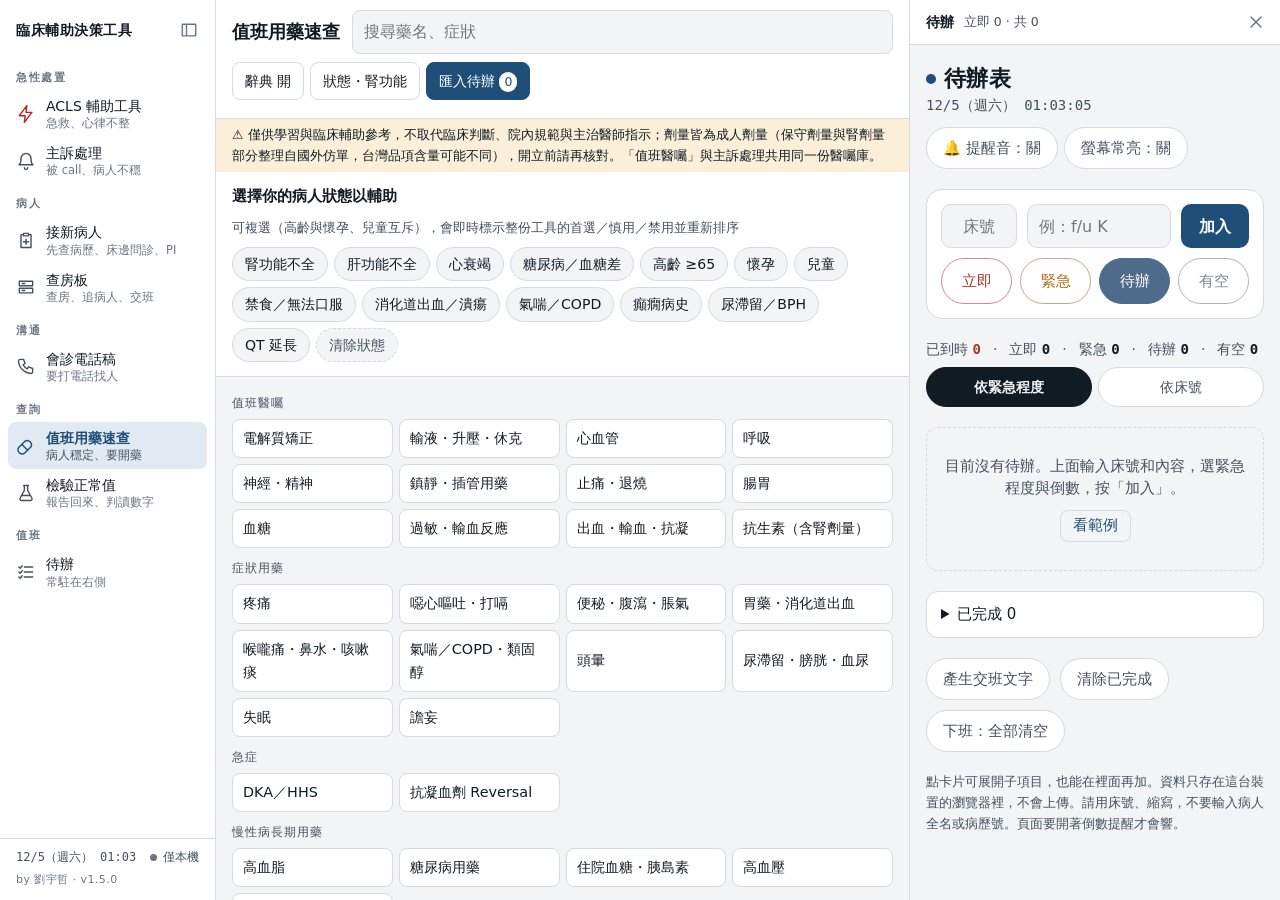
<file: site/index.html>
<!doctype html><html lang="zh-Hant"><head><meta charset=utf8><meta name=viewport content="width=device-width,initial-scale=1,viewport-fit=cover"><style>:root{color-scheme:light;box-sizing:border-box;padding-top:env(safe-area-inset-top,0px);padding-bottom:env(safe-area-inset-bottom,0px)}html{scroll-padding-top:env(safe-area-inset-top,0px)}body{margin:0;padding:0;font:14px -apple-system,BlinkMacSystemFont,sans-serif;background:#fff;color:#000}img{max-width:100%}[hidden]:not([hidden=until-found i]){display:none!important}</style></head><body>
<title>臨床輔助決策工具</title>
<meta name="author" content="劉宇哲">
<meta name="app-version" content="1.5.0">
<!-- 臨床輔助決策工具 · designed &amp; built by 劉宇哲 -->
<meta name="claude:viewport-fit-sides" content="cover">
<style id="hub-base">/*hub-common:start*/
/* 臨床輔助決策工具 · 共用設計基底 v2（正本：shared/hub-common.css，由 scripts/sync_shared.py 寫進每個 HTML，不要直接改 HTML 裡這一段）
   原則：顏色只用來表達臨床意義（紅＝危急、琥珀＝注意、綠＝正常／完成）；介面本身只有一個品牌色（墨藍）和一組帶藍調的中性灰。
   字體：系統字（iPhone = 蘋方，Android = Noto Sans CJK），不下載網路字型。形狀：小圓角、細線、不用陰影堆層次。 */
:root{
  --hub-bg:#F2F4F6; --hub-surface:#FFFFFF; --hub-surface2:#E8ECF0; --hub-ink:#111B24; --hub-ink2:#44515E; --hub-ink3:#687685; --hub-line:#D5DBE1;
  --hub-brand:#1F4E79; --hub-brand-soft:#E1EAF3; --hub-on-brand:#FFFFFF;
  --hub-bad:#B3261E; --hub-bad-soft:#FBE6E4; --hub-warn:#8F5600; --hub-warn-soft:#FBEFD9; --hub-ok:#1D7A3E; --hub-ok-soft:#E1F2E6;
  --hub-code:#B3261E; --hub-code-soft:#FBE6E4;
  --hub-p1:#B3322B; --hub-p2:#B26A12; --hub-p3:#4F6B8A; --hub-p4:#7F8791;
  --hub-sans:-apple-system,BlinkMacSystemFont,"PingFang TC","Noto Sans TC","Noto Sans CJK TC","Microsoft JhengHei",Roboto,system-ui,sans-serif;
  --hub-mono:ui-monospace,"SF Mono",SFMono-Regular,Menlo,Consolas,"Roboto Mono","Droid Sans Mono",monospace;
  --hub-ease:cubic-bezier(.2,.8,.2,1); --hub-dur:.16s; --hub-r:8px; --hub-r-lg:12px;
  /* 舊的各工具辨識色：全部指到同一個品牌色（工具各自的對應層還在用這些名字） */
  --hub-pilot:var(--hub-brand); --hub-pilot-soft:var(--hub-brand-soft); --hub-consult:var(--hub-brand); --hub-consult-soft:var(--hub-brand-soft);
  --hub-meds:var(--hub-brand); --hub-meds-soft:var(--hub-brand-soft); --hub-labs:var(--hub-brand); --hub-labs-soft:var(--hub-brand-soft);
  --hub-todo:var(--hub-brand); --hub-todo-soft:var(--hub-brand-soft);
}
@media (prefers-color-scheme:dark){:root:not([data-theme="light"]){
  --hub-bg:#0D1218; --hub-surface:#141B23; --hub-surface2:#1C2530; --hub-ink:#E2E8EE; --hub-ink2:#A1ADBA; --hub-ink3:#7B8896; --hub-line:#28323E;
  --hub-brand:#8FB8E3; --hub-brand-soft:#17293D; --hub-on-brand:#0B1622;
  --hub-bad:#FF7A70; --hub-bad-soft:#3A1B19; --hub-warn:#F0B04A; --hub-warn-soft:#352812; --hub-ok:#6CCF8E; --hub-ok-soft:#15301F;
  --hub-code:#FF7A70; --hub-code-soft:#3A1B19;
  --hub-p1:#EF6A5E; --hub-p2:#E3A04A; --hub-p3:#8FABC9; --hub-p4:#98A2AD; color-scheme:dark}}
:root[data-theme="dark"]{
  --hub-bg:#0D1218; --hub-surface:#141B23; --hub-surface2:#1C2530; --hub-ink:#E2E8EE; --hub-ink2:#A1ADBA; --hub-ink3:#7B8896; --hub-line:#28323E;
  --hub-brand:#8FB8E3; --hub-brand-soft:#17293D; --hub-on-brand:#0B1622;
  --hub-bad:#FF7A70; --hub-bad-soft:#3A1B19; --hub-warn:#F0B04A; --hub-warn-soft:#352812; --hub-ok:#6CCF8E; --hub-ok-soft:#15301F;
  --hub-code:#FF7A70; --hub-code-soft:#3A1B19;
  --hub-p1:#EF6A5E; --hub-p2:#E3A04A; --hub-p3:#8FABC9; --hub-p4:#98A2AD; color-scheme:dark}
/* 各工具自己的強調色、強調色上的字，一律跟品牌色走（查房板的 --ac 也是） */
html:root:root{--ac:var(--hub-brand);--ac-soft:var(--hub-brand-soft);--accent-ink:var(--hub-on-brand)}
/* Android：內嵌在別的網頁裡時，往下拉不要帶動外層頁面（下拉重新整理）；左右方向不設，手機上工具之間才能左右滑 */
html{overscroll-behavior-y:contain}
:focus-visible{outline:2px solid var(--hub-brand);outline-offset:2px}
@media (pointer:fine){*{scrollbar-width:thin;scrollbar-color:var(--hub-line) transparent}}

/* 觸控：點擊不延遲、不閃灰框、iPhone 不自動放大字 */
html{-webkit-tap-highlight-color:transparent;touch-action:manipulation;-webkit-text-size-adjust:100%;text-size-adjust:100%}
body{-webkit-font-smoothing:antialiased;text-rendering:optimizeSpeed}
::selection{background:color-mix(in srgb,var(--hub-accent,var(--hub-ink)) 22%,transparent)}
/* iPhone 點進字小於 16px 的輸入框會自動放大、而且不會縮回來：觸控裝置上所有輸入框一律 ≥16px */
@media (pointer:coarse){input:not([type="checkbox"]):not([type="radio"]):not([type="range"]),textarea,select{font-size:max(16px,1em)!important}}
/* 共用動畫：按下去微縮、顏色淡入淡出（低權重，工具自己的設定優先） */
:where(button,.btn,.chip,.card,summary,[role="tab"],a){transition:background-color var(--hub-dur) var(--hub-ease),border-color var(--hub-dur) var(--hub-ease),color var(--hub-dur) var(--hub-ease),box-shadow var(--hub-dur) var(--hub-ease),opacity var(--hub-dur) var(--hub-ease),transform .12s var(--hub-ease)}
:where(button,.btn,.chip,[role="tab"]):active:not(:disabled){transform:scale(.97)}
@keyframes hub-in{from{opacity:0;transform:translateY(6px)}}
@keyframes hub-pop{0%{transform:scale(1)}40%{transform:scale(1.18)}100%{transform:scale(1)}}
.hub-toast{position:fixed;left:16px;right:16px;margin:0 auto;width:fit-content;bottom:calc(20px + env(safe-area-inset-bottom,0px));z-index:60;max-width:min(520px,calc(100% - 32px));box-sizing:border-box;display:flex;gap:10px;align-items:center;background:var(--hub-ink);color:var(--hub-bg);font:500 14px/1.4 var(--hub-sans);padding:10px 14px;border-radius:var(--hub-r);box-shadow:0 6px 20px rgba(0,0,0,.22);animation:hub-in .22s var(--hub-ease)}
/* 待辦設定按鈕：跟待辦表的快速新增同一套（立即／緊急／待辦／有空，點緊急或待辦展開倒數） */
.hp{display:flex;flex-direction:column;gap:8px;min-width:0}
.hp-row{display:grid;grid-template-columns:repeat(4,minmax(0,1fr));gap:6px}
.hp-pr{--pc:var(--hub-p3);display:flex;flex-direction:column;align-items:center;justify-content:center;min-width:0;min-height:46px;padding:4px;border:1px solid color-mix(in srgb,var(--pc) 45%,var(--hub-line));border-radius:var(--hub-r);background:transparent;color:var(--pc);font:500 15px/1.2 var(--hub-sans);cursor:pointer}
.hp-pr[data-p="1"]{--pc:var(--hub-p1)}.hp-pr[data-p="2"]{--pc:var(--hub-p2)}.hp-pr[data-p="4"]{--pc:var(--hub-p4)}
.hp-pr small{font-size:12px;font-variant-numeric:tabular-nums}
.hp-pr small:empty{display:none}
.hp-pr[aria-pressed="true"]{background:var(--pc);border-color:var(--pc);color:var(--hub-surface)}
.hp-tm{display:flex;gap:6px;overflow-x:auto;overscroll-behavior-x:contain;scrollbar-width:none;padding:2px}
.hp-tm::-webkit-scrollbar{display:none}
.hp-c{flex:none;min-height:40px;border:1px solid var(--hub-line);background:transparent;border-radius:var(--hub-r);padding:6px 14px;font:15px/1 var(--hub-sans);color:var(--hub-ink);white-space:nowrap;cursor:pointer;font-variant-numeric:tabular-nums}
.hp-c[aria-pressed="true"]{background:var(--hub-ink);border-color:var(--hub-ink);color:var(--hub-bg)}
.hp input{flex:none;font:16px var(--hub-sans);min-height:40px;padding:5px 10px;border-radius:var(--hub-r);border:1px solid var(--hub-line);background:var(--hub-bg);color:var(--hub-ink);width:80px;text-align:center}
.hp-dt{display:flex;gap:6px}
.hp-dt input[type="date"]{flex:1 1 9.5em;width:auto;max-width:12em}
.hp-dt input[type="time"]{width:7em}
/* 右滑加入待辦 */
[data-swipe]{position:relative;touch-action:pan-y}
[data-swipe].sw-drag{transition:none!important}
[data-swipe].sw-back{transition:transform .22s var(--hub-ease)!important}
[data-swipe]::before{content:"＋ 待辦";position:absolute;top:0;bottom:0;right:100%;width:var(--sw,0px);display:flex;align-items:center;justify-content:flex-end;padding-right:12px;box-sizing:border-box;background:var(--hub-todo);color:var(--hub-surface);font:700 14px/1 var(--hub-sans);white-space:nowrap;overflow:hidden;opacity:var(--swo,0);pointer-events:none}
[data-swipe].sw-arm::before{content:"放開加入"}
body.sw-on{-webkit-user-select:none;user-select:none}
@keyframes hub-flash{from{background-color:var(--hub-todo-soft);box-shadow:inset 4px 0 0 var(--hub-todo)}}
.sw-done{animation:hub-flash .9s var(--hub-ease)}
@media (prefers-reduced-motion:reduce){*,*::before,*::after{animation-duration:.001ms!important;animation-iteration-count:1!important;transition-duration:.001ms!important}}
/*hub-common:end*/
</style>
<style>
/* 總站外殼 v2。版面概念：
   電腦＝左側工具欄（依情境分組，可收成圖示）｜中間目前的工具｜右側常駐待辦（可收起）
   手機＝工具佔滿畫面（左右滑切換）｜下方導覽（ACLS 固定＋釘選 3 個＋待辦＋全部工具）
   工具清單由下方 script 的 TOOLS 產生：加一個工具＝加一行，版面不會變擠（側欄可捲動、手機收進「全部工具」）。 */
*{box-sizing:border-box}
html,body{height:100%}
html{overscroll-behavior:none}
body{background:var(--hub-bg);color:var(--hub-ink);font-family:var(--hub-sans);font-size:15px;line-height:1.45;overflow:hidden}
button{font:inherit;color:inherit;cursor:pointer}
svg.ic{width:20px;height:20px;flex:none;fill:none;stroke:currentColor;stroke-width:1.7;stroke-linecap:round;stroke-linejoin:round}
.app{display:flex;height:100%;min-width:0}

/* ── 左側工具欄（電腦） ── */
.rail{flex:none;width:216px;display:flex;flex-direction:column;min-height:0;background:var(--hub-surface);border-right:1px solid var(--hub-line);padding-left:env(safe-area-inset-left,0px)}
.rail-h{flex:none;display:flex;align-items:center;gap:8px;padding:14px 10px 10px 16px}
.rail-h b{flex:1;min-width:0;font-size:14px;font-weight:700;letter-spacing:.04em;white-space:nowrap;overflow:hidden;text-overflow:ellipsis}
.icon-btn{flex:none;display:inline-flex;align-items:center;justify-content:center;width:32px;height:32px;border:0;border-radius:var(--hub-r);background:transparent;color:var(--hub-ink3)}
.icon-btn:hover{background:var(--hub-surface2);color:var(--hub-ink)}
.rail-list{flex:1;min-height:0;overflow-y:auto;padding:2px 8px 8px}
.grp{margin:12px 8px 4px;font-size:11px;font-weight:600;letter-spacing:.14em;color:var(--hub-ink3)}
.nav{position:relative;display:flex;align-items:center;gap:10px;width:100%;min-height:44px;padding:6px 8px;border:0;border-radius:var(--hub-r);background:transparent;color:var(--hub-ink2);text-align:left}
.nav:hover{background:var(--hub-surface2);color:var(--hub-ink)}
.nav .tx{flex:1;min-width:0;display:flex;flex-direction:column}
.nav .nm{font-size:14px;font-weight:500;color:var(--hub-ink);white-space:nowrap;overflow:hidden;text-overflow:ellipsis}
.nav .hint{font-size:11.5px;line-height:1.3;color:var(--hub-ink3);white-space:nowrap;overflow:hidden;text-overflow:ellipsis}
.nav[aria-selected="true"]{background:var(--hub-brand-soft);color:var(--hub-brand)}
.nav[aria-selected="true"] .nm{font-weight:700;color:var(--hub-brand)}
.nav[aria-selected="true"] .hint{color:var(--hub-ink2)}
.nav.urgent .ic{color:var(--hub-code)}
.badge{flex:none;min-width:20px;height:20px;padding:0 6px;border-radius:10px;background:var(--hub-surface2);color:var(--hub-ink2);font:600 12px/20px var(--hub-mono);text-align:center;font-variant-numeric:tabular-nums}
.badge.hot{background:var(--hub-code);color:var(--hub-surface)}
.rail-f{flex:none;display:flex;flex-direction:column;gap:6px;padding:10px 16px 12px;border-top:1px solid var(--hub-line);font-size:12px;color:var(--hub-ink3)}
.rail-f .row{display:flex;align-items:center;justify-content:space-between;gap:8px;min-width:0}
.clock{font-family:var(--hub-mono);font-variant-numeric:tabular-nums;color:var(--hub-ink2);white-space:nowrap}
.sig{font-size:11px;letter-spacing:.04em;color:var(--hub-ink3);white-space:nowrap}
.sync{display:inline-flex;align-items:center;gap:6px;font-size:12px;color:var(--hub-ink2);white-space:nowrap}
.sync::before{content:"";width:7px;height:7px;border-radius:50%;background:var(--hub-ink3)}
.sync[data-s="ok"]::before{background:var(--hub-ok)}
.sync[data-s="busy"]::before{background:var(--hub-warn)}
.sync[data-s="err"]{color:var(--hub-bad)}
.sync[data-s="err"]::before{background:var(--hub-bad)}
/* 收成圖示 */
.app.rail-min .rail{width:60px}
.app.rail-min .rail-h{padding:14px 0 10px;justify-content:center}
.app.rail-min .rail-h b,.app.rail-min .nav .tx,.app.rail-min .grp,.app.rail-min .rail-f .sig,.app.rail-min .rail-f .clock,.app.rail-min .sync span{display:none}
.app.rail-min .grp{display:block;height:1px;margin:8px 10px;background:var(--hub-line);font-size:0}
.app.rail-min .nav{justify-content:center;padding:6px 0}
.app.rail-min .nav .badge{position:absolute;top:2px;right:4px;min-width:16px;height:16px;padding:0 4px;font-size:10px;line-height:16px}
.app.rail-min .rail-f{align-items:center;padding-inline:0}
.app.rail-min .rail-f .row{justify-content:center}

/* ── 工作區 ── */
.work{flex:1;min-width:0;min-height:0;display:flex;position:relative}
.pane{flex:1;min-width:0;min-height:0;display:none;flex-direction:column;position:relative;background:var(--hub-bg)}
.pane.main-on{display:flex}
.pane iframe{flex:1;width:100%;border:0;display:block;background:var(--hub-bg);opacity:0;transition:opacity .18s var(--hub-ease)}
.pane.loaded iframe{opacity:1}
.pane:not(.loaded)::after{content:"載入中";position:absolute;left:50%;top:40%;transform:translateX(-50%);font-size:13px;letter-spacing:.2em;color:var(--hub-ink3);animation:hub-blink 1.2s ease-in-out infinite}
@keyframes hub-blink{50%{opacity:.35}}
.pane .reload{display:none;position:absolute;left:50%;top:40%;transform:translate(-50%,-50%);z-index:2;max-width:calc(100% - 32px);border:1px solid var(--hub-line);background:var(--hub-surface);color:var(--hub-ink);border-radius:var(--hub-r);padding:10px 18px;font-weight:600;box-shadow:0 4px 14px rgba(0,0,0,.15)}
.pane.failed .reload{display:block}
.pane.failed iframe{opacity:.15}
.pane.failed::after{display:none}

/* ── 右側待辦（電腦） ── */
.side{flex:none;display:flex;min-height:0;width:clamp(340px,29vw,440px);border-left:1px solid var(--hub-line)}
#pane-todo{display:flex;flex:1}
.pane-h{flex:none;display:flex;align-items:center;gap:10px;min-height:44px;padding:6px 8px 6px 16px;border-bottom:1px solid var(--hub-line);background:var(--hub-surface);font-size:12.5px;color:var(--hub-ink2)}
.pane-h b{color:var(--hub-ink);font-size:14px;white-space:nowrap}
.pane-h .counts{flex:1;min-width:0;white-space:nowrap;overflow:hidden;text-overflow:ellipsis;font-variant-numeric:tabular-nums}
.pane-h .counts .hot{color:var(--hub-code);font-weight:700}
.app.side-off .side{display:none}
.scrim,.mnav,.sheet{display:none}

@media (min-width:901px) and (max-width:1180px){
  .side{width:340px}
}

/* ── 手機 ── */
@media (max-width:900px){
  body{background:var(--hub-surface)}
  .app{flex-direction:column}
  .rail{display:none}
  /* 工具排成一條橫向軌道：手指拖多少畫面跟多少，放開吸附到最近的工具 */
  .work{overflow-x:auto;overflow-y:hidden;scroll-snap-type:x mandatory;overscroll-behavior-x:contain;scrollbar-width:none}
  .work::-webkit-scrollbar{display:none}
  .pane:not(#pane-todo){display:flex;flex:0 0 100%;scroll-snap-align:start;scroll-snap-stop:always;padding-left:env(safe-area-inset-left,0px);padding-right:env(safe-area-inset-right,0px)}
  .pane:not(#pane-todo):not(.near){visibility:hidden}   /* 離目前工具兩格以上的不畫，滑動比較順 */
  .side{display:contents}
  #pane-todo{position:fixed;z-index:30;top:0;bottom:0;left:0;width:min(92vw,460px);flex:none;border-radius:0 var(--hub-r-lg) var(--hub-r-lg) 0;overflow:hidden;padding-top:env(safe-area-inset-top,0px);padding-bottom:env(safe-area-inset-bottom,0px);background:var(--hub-surface);transform:translateX(-102%);visibility:hidden;transition:transform .22s var(--hub-ease),visibility 0s linear .22s;touch-action:pan-y;overscroll-behavior:contain}
  #pane-todo.open{transform:none;visibility:visible;transition:transform .22s var(--hub-ease);box-shadow:8px 0 30px rgba(0,0,0,.28)}
  .app.side-off .side{display:contents}
  .scrim{display:block;position:fixed;inset:0;z-index:29;background:rgba(8,12,16,.42);opacity:0;pointer-events:none;transition:opacity .2s}
  .scrim.on{opacity:1;pointer-events:auto}
  .mnav{flex:none;display:grid;grid-auto-flow:column;grid-auto-columns:minmax(0,1fr);background:var(--hub-surface);border-top:1px solid var(--hub-line);padding-left:env(safe-area-inset-left,0px);padding-right:env(safe-area-inset-right,0px)}
  .mnav button{position:relative;display:flex;flex-direction:column;align-items:center;justify-content:center;gap:2px;min-width:0;min-height:54px;padding:6px 2px 5px;border:0;background:transparent;color:var(--hub-ink3);font-size:11px;line-height:1.2}
  .mnav button span.lb{max-width:100%;white-space:nowrap;overflow:hidden;text-overflow:ellipsis}
  .mnav button[aria-selected="true"],.mnav button[aria-expanded="true"]{color:var(--hub-brand);font-weight:700}
  .mnav button.urgent .ic{color:var(--hub-code)}
  .mnav button.warn::after{content:"";position:absolute;top:8px;left:calc(50% + 9px);width:8px;height:8px;border-radius:50%;background:var(--hub-bad)}
  .mnav button[aria-selected="true"]::before{content:"";position:absolute;top:-1px;left:22%;right:22%;height:2px;background:var(--hub-brand)}
  .mnav .badge{position:absolute;top:4px;left:calc(50% + 6px);min-width:18px;height:18px;line-height:18px;font-size:11px;padding:0 5px;border:0}
  .mnav .pop{animation:hub-pop .45s var(--hub-ease)}
  /* 全部工具：由下往上的面板 */
  .sheet{display:flex;flex-direction:column;position:fixed;z-index:31;left:0;right:0;bottom:0;max-height:min(82%,640px);background:var(--hub-surface);border-radius:var(--hub-r-lg) var(--hub-r-lg) 0 0;padding-bottom:env(safe-area-inset-bottom,0px);transform:translateY(102%);visibility:hidden;transition:transform .22s var(--hub-ease),visibility 0s linear .22s;box-shadow:0 -8px 30px rgba(0,0,0,.25)}
  .sheet.open{transform:none;visibility:visible;transition:transform .22s var(--hub-ease)}
  .sheet-h{flex:none;display:flex;align-items:center;gap:8px;padding:12px 8px 6px;padding-left:max(16px,env(safe-area-inset-left,0px))}
  .sheet-h b{flex:1;font-size:16px}
  .sheet-q{flex:none;margin:0 16px 4px;min-height:40px;padding:6px 12px;border:1px solid var(--hub-line);border-radius:var(--hub-r);background:var(--hub-bg);color:var(--hub-ink);font:16px var(--hub-sans)}
  .sheet-list{flex:1;min-height:0;overflow-y:auto;overscroll-behavior:contain;padding:0 8px 8px;padding-left:max(8px,env(safe-area-inset-left,0px));padding-right:max(8px,env(safe-area-inset-right,0px))}
  .sheet-row{display:flex;align-items:center;gap:4px}
  .sheet-row .nav{flex:1;min-width:0;min-height:52px}
  .sheet-row .nav .nm{font-size:15px}
  .sheet-row .nav .hint{font-size:12.5px}
  .pin{flex:none;display:inline-flex;align-items:center;justify-content:center;width:44px;height:44px;border:0;border-radius:var(--hub-r);background:transparent;color:var(--hub-ink3)}
  .pin[aria-pressed="true"]{color:var(--hub-brand)}
  .pin[aria-pressed="true"] svg{fill:currentColor}
  .sheet-f{flex:none;display:flex;align-items:center;justify-content:space-between;gap:10px;padding:10px 16px;border-top:1px solid var(--hub-line);font-size:12px;color:var(--hub-ink3)}
  .sheet-note{margin:6px 8px 2px;font-size:12px;color:var(--hub-ink3)}
  .hub-toast{bottom:calc(70px + env(safe-area-inset-bottom,0px))}
}
.hub-toast .undo{background:transparent;color:var(--hub-bg);box-shadow:inset 0 0 0 1px currentColor}
.hub-toast button{white-space:nowrap;flex:none;border:0;background:var(--hub-bg);color:var(--hub-ink);border-radius:6px;padding:4px 12px;font-weight:700}
@media (prefers-reduced-motion:reduce){#pane-todo,#pane-todo.open,.scrim,.sheet,.sheet.open{transition:none}}
</style>

<div class="app" id="app">
  <nav class="rail" id="rail" aria-label="工具">
    <div class="rail-h"><b title="by 劉宇哲">臨床輔助決策工具</b><button class="icon-btn" id="railToggle" type="button" aria-label="收合工具欄" title="收合／展開工具欄"><svg class="ic" viewBox="0 0 24 24" aria-hidden="true"><path d="M4 5h16v14H4zM9 5v14"/></svg></button></div>
    <div class="rail-list" id="railList" role="tablist" aria-orientation="vertical"></div>
    <div class="rail-f">
      <div class="row"><span class="clock" id="clock">--:--</span><span class="sync" id="sync" data-s="wait" title="雲端同步：連線中">連線中</span></div>
      <div class="row"><span class="sig" id="sig">by 劉宇哲</span></div>
    </div>
  </nav>
  <main class="work" id="work"></main>
  <aside class="side" id="side">
    <section class="pane" id="pane-todo" aria-label="待辦表">
      <div class="pane-h"><b>待辦</b><span class="counts" id="status" aria-live="polite"></span><button class="icon-btn" type="button" id="todoClose" aria-label="收起待辦" title="收起待辦"><svg class="ic" viewBox="0 0 24 24" aria-hidden="true"><path d="M6 6l12 12M18 6L6 18"/></svg></button></div>
      <iframe id="f-todo" data-src="tools/todo.html" title="待辦表"></iframe>
    </section>
  </aside>
  <nav class="mnav" id="mnav" aria-label="工具"></nav>
</div>
<div class="scrim" id="scrim"></div>
<section class="sheet" id="sheet" role="dialog" aria-modal="true" aria-label="全部工具">
  <div class="sheet-h"><b>全部工具</b><button class="icon-btn" type="button" id="sheetClose" aria-label="關閉"><svg class="ic" viewBox="0 0 24 24" aria-hidden="true"><path d="M6 6l12 12M18 6L6 18"/></svg></button></div>
  <input class="sheet-q" id="sheetQ" type="search" placeholder="找工具" aria-label="找工具" hidden>
  <div class="sheet-list" id="sheetList"></div>
  <div class="sheet-f"><span class="sync" id="sSync" data-s="wait">連線中</span><span class="sig" id="sSig">by 劉宇哲</span></div>
</section>

<script>
(() => {
  /* ═══ 工具清單：要加工具，在這裡加一行就好 ═══
     id    分頁代號（網址 #id 可直接打開）
     src   工具檔案；沒有 src 而有 pane＋view 的，是「某個工具裡的一個畫面」（例如接新病人在主訴處理裡）
     name  顯示名稱（手機底部只放得下 4 個字）　hint  什麼情況用　group  分組　icon  ICONS 裡的名字
     urgent 急救類：圖示用紅色，手機上方固定有捷徑 */
  const TOOLS = [
    { id: 'acls',    src: 'tools/acls.html',    name: 'ACLS',     full: 'ACLS 輔助工具', hint: '急救、心律不整',       group: '急性處置', icon: 'bolt', urgent: 1 },
    { id: 'pilot',   src: 'tools/copilot.html', name: '主訴處理', full: '主訴處理',     hint: '被 call、病人不穩',     group: '急性處置', icon: 'bell' },
    { id: 'admit',   pane: 'pilot', view: 'admit', name: '接新病人', full: '接新病人',  hint: '先查病歷、床邊問診、PI', group: '病人',     icon: 'clip' },
    { id: 'rounds',  src: 'tools/rounds.html',  name: '查房板',   full: '查房板',       hint: '查房、追病人、交班',     group: '病人',     icon: 'rows' },
    { id: 'consult', src: 'tools/consult.html', name: '會診稿',   full: '會診電話稿',   hint: '要打電話找人',           group: '溝通',     icon: 'phone' },
    { id: 'meds',    src: 'tools/meds.html',    name: '用藥速查', full: '值班用藥速查', hint: '病人穩定、要開藥',       group: '查詢',     icon: 'pill' },
    { id: 'labs',    src: 'tools/labs.html',    name: '正常值',   full: '檢驗正常值',   hint: '報告回來、判讀數字',     group: '查詢',     icon: 'flask' },
  ];
  const DEFAULT_PINS = ['pilot', 'admit', 'rounds']   /* 手機底部預設釘選（使用者可在「全部工具」改） */, MAX_PINS = 3;
  const ICONS = {
    bolt: 'M13 2 4 14h7l-1 8 9-12h-7z',
    bell: 'M6 9a6 6 0 0 1 12 0c0 6 2.5 7.5 2.5 7.5h-17S6 15 6 9M10 20a2 2 0 0 0 4 0',
    clip: 'M9 4h6v3H9zM9 5.5H6V21h12V5.5h-3M12 11v6M9 14h6',
    rows: 'M4 5h16v5.5H4zM4 13.5h16V19H4zM7.5 7.75h3M7.5 16.25h3',
    phone: 'M5 4h4l2 5-2.5 1.5a11 11 0 0 0 5 5L15 13l5 2v4a2 2 0 0 1-2 2A16 16 0 0 1 3 6a2 2 0 0 1 2-2',
    pill: 'M10.5 20.5a5 5 0 0 1-7-7l7-7a5 5 0 0 1 7 7zM7 10l7 7',
    flask: 'M9 3h6M10 3v6l-5 9a2 2 0 0 0 2 3h10a2 2 0 0 0 2-3l-5-9V3M7.5 15h9',
    todo: 'M10 6h10M10 12h10M10 18h10M3.5 6 5 7.5l2.5-3M3.5 12 5 13.5l2.5-3M3.5 18 5 19.5l2.5-3',
    grid: 'M5 5h5v5H5zM14 5h5v5h-5zM5 14h5v5H5zM14 14h5v5h-5z',
    pin: 'M9 4h6l-1 6 3 3H7l3-3zM12 13v7',
  };
  const ic = n => `<svg class="ic" viewBox="0 0 24 24" aria-hidden="true"><path d="${ICONS[n] || ICONS.grid}"/></svg>`;
  const esc = s => String(s).replace(/[&<>"]/g, c => ({ '&': '&amp;', '<': '&lt;', '>': '&gt;', '"': '&quot;' }[c]));

  const $ = id => document.getElementById(id);
  const APP_V = (document.querySelector('meta[name="app-version"]') || {}).content || '';
  try { console.log('%c臨床輔助決策工具 v' + APP_V + ' · made by 劉宇哲', 'font-weight:700'); } catch (e) {}
  if (APP_V) ['sig', 'sSig'].forEach(i => { $(i).textContent = 'by 劉宇哲 · v' + APP_V; });
  const lsGet = k => { try { return localStorage.getItem(k); } catch (e) { return null; } };
  const lsSet = (k, v) => { try { localStorage.setItem(k, v); } catch (e) {} };
  const lsJSON = (k, d) => { try { const v = JSON.parse(lsGet(k) || 'null'); return v == null ? d : v; } catch (e) { return d; } };
  const lsArr = (k, d) => { const v = lsJSON(k, d); return Array.isArray(v) ? v : d; };

  const PANES = TOOLS.filter(t => t.src);            // 真的有自己一個 iframe 的工具
  const MAIN = PANES.map(t => t.id), ALL = [...MAIN, 'todo'];
  const ENTRY = Object.fromEntries(TOOLS.map(t => [t.id, t]));
  const paneOf = id => (ENTRY[id] && (ENTRY[id].pane || ENTRY[id].id)) || null;
  const narrow = matchMedia('(max-width:900px)');
  const app = $('app'), track = $('work');

  // 工具的 iframe：依清單產生
  track.innerHTML = PANES.map(t => `<section class="pane" id="pane-${t.id}" aria-label="${esc(t.full)}"><iframe id="f-${t.id}" data-src="${esc(t.src)}" title="${esc(t.full)}"></iframe></section>`).join('');

  // 目前的位置：cur＝哪個工具（iframe）；views[工具]＝那個工具回報它現在在哪個畫面
  let cur = MAIN.includes('meds') ? 'meds' : MAIN[0];
  const views = {};
  const selected = () => { const v = views[cur]; const e = TOOLS.find(t => t.pane === cur && t.view === v); return e ? e.id : cur; };

  /* ── 導覽：側欄（電腦）、底部列與全部工具（手機） ── */
  let pins = lsArr('hub.ui.pins', DEFAULT_PINS).filter(id => ENTRY[id] && !ENTRY[id].urgent).slice(0, MAX_PINS);
  const groups = () => { const g = []; TOOLS.forEach(t => { let x = g.find(y => y.n === t.group); if (!x) g.push(x = { n: t.group, items: [] }); x.items.push(t); }); return g; };
  const navBtn = (t, prefix) => `<button class="nav${t.urgent ? ' urgent' : ''}" type="button" role="tab" id="${prefix}${t.id}" data-go="${t.id}" aria-selected="false" title="${esc(t.full + '：' + t.hint)}">${ic(t.icon)}<span class="tx"><span class="nm">${esc(t.full)}</span><span class="hint">${esc(t.hint)}</span></span></button>`;
  function buildRail() {
    $('railList').innerHTML = groups().map(g => `<div class="grp">${esc(g.n)}</div>` + g.items.map(t => navBtn(t, 'tab-')).join('')).join('') +
      `<div class="grp">值班</div><button class="nav" type="button" id="sideToggle" aria-pressed="true" title="顯示／收起右側待辦">${ic('todo')}<span class="tx"><span class="nm">待辦</span><span class="hint" id="railTodoHint">常駐在右側</span></span><span class="badge" id="railN" hidden></span></button>`;
  }
  function buildMnav() {
    // 急救類固定在最左邊，後面是釘選的
    const fixed = TOOLS.filter(t => t.urgent).map(t => t.id);
    $('mnav').innerHTML = [...fixed, ...pins.filter(id => !fixed.includes(id))].map(id => { const t = ENTRY[id]; return `<button type="button"${t.urgent ? ' class="urgent"' : ''} id="m-${t.id}" data-go="${t.id}" aria-selected="false">${ic(t.icon)}<span class="lb">${esc(t.name)}</span></button>`; }).join('') +
      `<button type="button" id="fab" aria-label="待辦表" aria-expanded="false">${ic('todo')}<span class="lb">待辦</span><span class="badge hot" id="tabN" hidden></span></button>` +
      `<button type="button" id="mAll" aria-label="全部工具" aria-expanded="false" aria-selected="false">${ic('grid')}<span class="lb" id="mAllLb">全部</span></button>`;
  }
  function buildSheet(q) {
    q = (q || '').trim().toLowerCase();
    const hit = t => !q || (t.name + t.full + t.hint + t.group + t.id).toLowerCase().includes(q);
    const html = groups().map(g => { const it = g.items.filter(hit); return it.length ? `<div class="grp">${esc(g.n)}</div>` + it.map(t =>
      `<div class="sheet-row">${navBtn(t, 's-')}${t.urgent ? '' : `<button class="pin" type="button" data-pin="${t.id}" aria-pressed="${pins.includes(t.id)}" aria-label="${pins.includes(t.id) ? '取消釘選' : '釘選到底部'}：${esc(t.full)}"><svg class="ic" viewBox="0 0 24 24" aria-hidden="true"><path d="${ICONS.pin}"/></svg></button>`}</div>`).join('') : ''; }).join('');
    $('sheetList').innerHTML = (html || '<p class="sheet-note">找不到符合的工具</p>') + `<p class="sheet-note">圖釘＝放到底部導覽（最多 ${MAX_PINS} 個，ACLS 固定在最左邊）。工具之間也可以左右滑。</p>`;
    $('sheetQ').hidden = TOOLS.length <= 8;
  }
  function paintNav() {
    const sel = selected(), t = ENTRY[sel];
    TOOLS.forEach(x => ['tab-', 'm-', 's-'].forEach(p => { const b = $(p + x.id); if (b) b.setAttribute('aria-selected', x.id === sel); }));
    const all = $('mAll'); if (all) { const off = !$('m-' + sel); all.setAttribute('aria-selected', off); $('mAllLb').textContent = off ? t.name : '全部'; }
  }

  /* ── 載入：先載眼前的工具，其他的排隊一個一個載（上一個載完、畫面閒下來才載下一個）──
     全部都會預先載好：病房網路不穩時，已經載好的工具照樣能用（急救時不能等）。 */
  const loaded = new Set();
  function healthy(f) {
    try {
      const d = f.contentDocument;
      if (!d || d.location.href === 'about:blank') return false;
      return !!(d.body && d.body.childElementCount);
    } catch (e) { return true; }
  }
  // 自我修復：沒載出來就自動重載（最多兩次），還是不行就放「重新載入」按鈕
  const tries = {}, wt = {};
  function failUI(k) {
    const p = $('pane-' + k);
    let b = p.querySelector('.reload');
    if (!b) {
      b = document.createElement('button'); b.type = 'button'; b.className = 'reload';
      b.textContent = '這個工具沒載出來，點這裡重新載入';
      b.onclick = () => { tries[k] = 0; reloadTool(k); };
      p.appendChild(b);
    }
    p.classList.add('loaded', 'failed');
  }
  function watch(k) {
    clearTimeout(wt[k]);
    wt[k] = setTimeout(() => {
      const f = $('f-' + k);
      if ($('pane-' + k).classList.contains('loaded') && healthy(f)) return;
      (tries[k] || 0) < 2 ? reloadTool(k) : failUI(k);
    }, 15000);
  }
  function reloadTool(k) {
    const f = $('f-' + k);
    tries[k] = (tries[k] || 0) + 1;
    $('pane-' + k).classList.remove('failed', 'loaded');   // 拿掉 loaded：重載期間要送給工具的訊息會排隊等它載完
    f.src = f.dataset.src;
    watch(k);
  }
  const waiters = {};
  function ensure(k) {
    if (!k || loaded.has(k)) return;
    const f = $('f-' + k); if (!f) return;
    loaded.add(k);
    f.addEventListener('load', () => {
      if (!healthy(f)) { (tries[k] || 0) < 2 ? reloadTool(k) : failUI(k); return; }
      clearTimeout(wt[k]);
      delete views[k];
      $('pane-' + k).classList.remove('failed');
      $('pane-' + k).classList.add('loaded');
      syncTheme(); if (k === 'todo') bindTodoDoc();
      (waiters[k] || []).splice(0).forEach(fn => fn());
    });
    f.src = f.dataset.src;
    watch(k);
  }
  const whenLoaded = (k, fn) => { if ($('pane-' + k).classList.contains('loaded')) fn(); else (waiters[k] = waiters[k] || []).push(fn); };
  document.addEventListener('visibilitychange', () => {
    if (document.visibilityState !== 'visible') return;
    loaded.forEach(k => { const f = $('f-' + k); if ($('pane-' + k).classList.contains('loaded') && !healthy(f)) { tries[k] = 0; reloadTool(k); } });
  });
  const idle = cb => (window.requestIdleCallback ? requestIdleCallback(cb, { timeout: 1200 }) : setTimeout(cb, 200));
  function warmRest() {
    const recent = lsArr('hub.ui.recent', []);
    const rank = k => (k === 'todo' ? -3 : k === 'acls' ? -2 : recent.includes(k) ? recent.indexOf(k) : 50 + Math.abs(MAIN.indexOf(k) - MAIN.indexOf(cur)));
    const order = [...ALL].sort((a, b) => rank(a) - rank(b));
    const lite = !!(navigator.connection && navigator.connection.saveData);   // 省流量模式：只預載待辦和 ACLS
    const next = () => {
      const k = order.find(x => !loaded.has(x)); if (!k || (lite && rank(k) >= 0)) return;
      ensure(k);
      let gone = false; const go = () => { if (gone) return; gone = true; idle(next); };
      whenLoaded(k, go); setTimeout(go, 4000);
    };
    idle(next);
  }

  /* ── 切換工具 ── */
  let lockUntil = 0, syncT = 0;
  function paint() {
    const i = MAIN.indexOf(cur);
    MAIN.forEach((k, j) => {
      const p = $('pane-' + k);
      p.classList.toggle('main-on', k === cur); p.classList.toggle('on', k === cur);
      p.classList.toggle('near', Math.abs(j - i) <= 1);
    });
    paintNav();
    lsSet('hub.pane', JSON.stringify({ cur, lastMain: cur }));
  }
  function remember(k) { const r = [k, ...lsArr('hub.ui.recent', []).filter(x => x !== k && MAIN.includes(x))].slice(0, 4); lsSet('hub.ui.recent', JSON.stringify(r)); }
  // 進到工具裡的某個畫面（例如主訴處理裡的接新病人）；點「主訴處理」本身而它正停在接新病人時，請它回到主畫面
  function tellView(pane, view) {
    whenLoaded(pane, () => { try { $('f-' + pane).contentWindow.postMessage({ hub: 'go', view }, '*'); } catch (e) {} });
  }
  function show(id, instant) {
    const p = paneOf(id); if (!MAIN.includes(p)) return;
    const e = ENTRY[id], far = Math.abs(MAIN.indexOf(p) - MAIN.indexOf(cur)) > 1, was = cur;
    cur = p; ensure(p); remember(p);
    if (e.view) { views[p] = e.view; tellView(p, e.view); }
    else if (TOOLS.some(t => t.pane === p && t.view === views[p])) { delete views[p]; tellView(p, 'main'); }
    paint();
    if (narrow.matches) {
      if (far || instant) MAIN.forEach(k => $('pane-' + k).classList.add('near'));
      lockUntil = Date.now() + 600;
      track.scrollTo({ left: MAIN.indexOf(p) * track.clientWidth, behavior: instant || far || was === p ? 'instant' : 'smooth' });
      if (far || instant) requestAnimationFrame(paint);
    }
  }
  // 工具請總站打開另一個工具的某個畫面（主訴處理 ⇄ 用藥速查）：只接受自己的 iframe 送來的
  window.addEventListener('message', e => {
    if (!e.data || e.data.hub !== 'open') return;
    const from = MAIN.some(x => { try { return $('f-' + x).contentWindow === e.source; } catch (er) { return false; } });
    const t = TOOLS.find(x => x.id === e.data.tool && x.src);
    if (!from || !t || !/^[\w-]{1,40}$/.test(String(e.data.view || ''))) return;
    show(t.id); tellView(t.id, e.data.view);
  });
  // 工具回報自己現在在哪個畫面 → 導覽的亮燈跟著變
  window.addEventListener('message', e => {
    if (!e.data || e.data.hub !== 'view') return;
    const k = MAIN.find(x => { try { return $('f-' + x).contentWindow === e.source; } catch (er) { return false; } });
    if (!k) return;
    views[k] = e.data.view; if (k === cur) paintNav();
  });
  function fromScroll() {
    const i = Math.round(track.scrollLeft / Math.max(1, track.clientWidth));
    ensure(MAIN[i]);
    if (MAIN[i] && MAIN[i] !== cur) { cur = MAIN[i]; remember(cur); paint(); }
  }
  track.addEventListener('scroll', () => {
    if (!narrow.matches) return;
    clearTimeout(syncT); syncT = setTimeout(() => { lockUntil = 0; fromScroll(); }, 100);
    if (Date.now() >= lockUntil) fromScroll();
  }, { passive: true });
  // 手指開始左右滑時，先把左右鄰居載起來
  track.addEventListener('touchstart', () => { const i = MAIN.indexOf(cur); ensure(MAIN[i + 1]); ensure(MAIN[i - 1]); }, { passive: true });
  addEventListener('resize', () => { if (narrow.matches) track.scrollTo({ left: MAIN.indexOf(cur) * track.clientWidth, behavior: 'instant' }); });

  /* ── 浮層：待辦抽屜、全部工具（手機）。Android 的返回鍵會先關掉浮層，不會直接離開 ── */
  const drawerOpen = () => $('pane-todo').classList.contains('open');
  const sheetOpen = () => $('sheet').classList.contains('open');
  let histOn = false;
  function histPush() { if (histOn) return; try { history.pushState({ hubOverlay: 1 }, ''); histOn = true; } catch (e) {} }
  let popSkip = 0;   // 自己呼叫 history.back() 引起的 popstate 要略過（它是非同步的，可能晚於下一次開浮層）
  function histPop() { if (!histOn) return; histOn = false; try { if (history.state && history.state.hubOverlay) { popSkip++; history.back(); } } catch (e) {} }
  window.addEventListener('popstate', () => {
    if (popSkip) {
      popSkip--;
      // 關了馬上又開：瀏覽器可能把新開浮層的那一筆紀錄跟著退掉了，這裡補回去，返回鍵才會是「關浮層」而不是離開
      if ((drawerOpen() || sheetOpen()) && !(history.state && history.state.hubOverlay)) { histOn = false; histPush(); }
      return;
    }
    if (!histOn) return; histOn = false; setDrawer(false, true); setSheet(false, true); });
  function setDrawer(open, fromHist) {
    const on = !!open && narrow.matches;
    $('pane-todo').classList.toggle('open', on);
    $('pane-todo').inert = narrow.matches && !on;
    const fab = $('fab'); if (fab) fab.setAttribute('aria-expanded', on);
    document.body.classList.toggle('drawer', on);
    if (on) { setSheet(false, true); ensure('todo'); histPush(); } else if (!fromHist && !sheetOpen()) histPop();
    paintScrim();
  }
  function setSheet(open, fromHist) {
    const on = !!open && narrow.matches;
    if (on) { buildSheet(''); $('sheetQ').value = ''; paintNav(); }
    $('sheet').classList.toggle('open', on);
    $('sheet').inert = !on;
    const b = $('mAll'); if (b) b.setAttribute('aria-expanded', on);
    if (on) { setDrawer(false, true); histPush(); } else if (!fromHist && !drawerOpen()) histPop();
    paintScrim();
  }
  function paintScrim() { $('scrim').classList.toggle('on', drawerOpen() || sheetOpen()); }
  $('sheet').inert = true;

  // 電腦：右側待辦可收起；左側工具欄可收成圖示（只記在這台裝置）
  function setSide(on) { app.classList.toggle('side-off', !on); const b = $('sideToggle'); if (b) { b.setAttribute('aria-pressed', on); $('railTodoHint').textContent = on ? '常駐在右側' : '已收起，點一下打開'; } lsSet('hub.ui.side', on ? '1' : '0'); }
  // 工具欄：使用者按過就照他的；沒按過的話，視窗不夠寬（901–1180px）時自動收成圖示，把寬度讓給工具
  const mid = matchMedia('(min-width:901px) and (max-width:1180px)');
  function paintRail() { const s = lsGet('hub.ui.rail'); app.classList.toggle('rail-min', s === '1' || (s == null && mid.matches)); }
  function setRail(min) { lsSet('hub.ui.rail', min ? '1' : '0'); paintRail(); }
  mid.addEventListener('change', paintRail);

  function toast(text, actions) {
    document.querySelector('.hub-toast')?.remove(); clearTimeout(toast.t);
    const t = document.createElement('div'); t.className = 'hub-toast'; t.setAttribute('role', 'status');
    const msg = document.createElement('span'); msg.textContent = text; t.appendChild(msg);
    (actions || []).forEach(([label, fn, cls]) => { const b = document.createElement('button'); b.type = 'button'; b.textContent = label; if (cls) b.className = cls; b.onclick = () => fn(t, msg, b); t.appendChild(b); });
    document.body.appendChild(t); toast.t = setTimeout(() => t.remove(), 3200);
    return t;
  }
  function togglePin(id) {
    if (pins.includes(id)) pins = pins.filter(x => x !== id);
    else if (pins.length >= MAX_PINS) { toast(`底部最多釘選 ${MAX_PINS} 個，先取消一個`); return; }
    else pins = TOOLS.map(t => t.id).filter(x => x === id || pins.includes(x));
    lsSet('hub.ui.pins', JSON.stringify(pins));
    buildMnav(); buildSheet($('sheetQ').value); status(true); paintNav(); mirror();
    $('mAll').setAttribute('aria-expanded', sheetOpen());
  }

  // 事件一律委派：導覽是依清單產生的
  document.addEventListener('click', e => {
    const b = e.target.closest('button'); if (!b) return;
    if (b.dataset.pin) { togglePin(b.dataset.pin); return; }
    if (b.dataset.go) { const s = sheetOpen(); if (s) setSheet(false); if (drawerOpen()) setDrawer(false); show(b.dataset.go, s); return; }
    switch (b.id) {
      case 'fab': setDrawer(!drawerOpen()); break;
      case 'mAll': setSheet(!sheetOpen()); break;
      case 'sheetClose': setSheet(false); break;
      case 'todoClose': narrow.matches ? setDrawer(false) : setSide(false); break;
      case 'sideToggle': setSide(app.classList.contains('side-off')); break;
      case 'railToggle': setRail(!app.classList.contains('rail-min')); break;
    }
  });
  $('scrim').addEventListener('click', () => { setDrawer(false); setSheet(false); });
  $('sheetQ').addEventListener('input', e => { buildSheet(e.target.value); paintNav(); });
  document.addEventListener('keydown', e => { if (e.key === 'Escape') { setDrawer(false); setSheet(false); } });
  narrow.addEventListener('change', () => { setDrawer(false, true); setSheet(false, true); histPop(); show(selected(), true); });

  // 其他工具把東西加進待辦：底部提示（可撤銷），待辦按鈕跳一下
  window.addEventListener('message', e => {
    if (!e.data || e.data.hub !== 'todo-add') return;
    // 只收自己的工具 iframe 送來的（同源、而且真的是其中一個工具的視窗）；外層頁面或別的來源送的不理
    if (e.origin !== location.origin || !ALL.some(k => { try { return $('f-' + k).contentWindow === e.source; } catch (er) { return false; } })) return;
    const d = e.data, acts = [];
    if (d.id) acts.push(['撤銷', (t, msg, b) => {
      try {
        const st = JSON.parse(localStorage.getItem('shiftboard.v1') || 'null');
        if (st && Array.isArray(st.items)) { st.items = st.items.filter(i => i.id !== d.id); st.del = { ...(st.del || {}), [d.id]: Date.now() }; localStorage.setItem('shiftboard.v1', JSON.stringify(st)); }
      } catch (er) {}
      msg.textContent = '已撤銷'; t.querySelectorAll('button').forEach(x => x.remove()); status(true); clearTimeout(toast.t); toast.t = setTimeout(() => t.remove(), 1200);
    }, 'undo']);
    if (narrow.matches) acts.push(['打開', t => { t.remove(); setDrawer(true); }]);
    else if (app.classList.contains('side-off')) acts.push(['打開', t => { t.remove(); setSide(true); }]);
    toast(`已加入待辦：${d.bed ? d.bed + ' 床 ' : ''}${d.text}${d.n ? `（${d.n} 項）` : ''}`, acts);
    const fab = $('fab'); if (fab) { fab.classList.remove('pop'); void fab.offsetWidth; fab.classList.add('pop'); }
    status(true);
  });

  // 讓內嵌工具跟著總站的明暗主題
  function syncTheme() {
    const t = document.documentElement.getAttribute('data-theme');
    ALL.forEach(k => {
      try {
        const r = $('f-' + k).contentDocument && $('f-' + k).contentDocument.documentElement;
        if (!r) return;
        t ? r.setAttribute('data-theme', t) : r.removeAttribute('data-theme');
      } catch (e) {}
    });
  }
  new MutationObserver(syncTheme).observe(document.documentElement, { attributes: true, attributeFilter: ['data-theme'] });

  // 手勢：待辦抽屜開著時，往左拖會跟著手指收起；在輸入框或可左右捲動的區塊裡不觸發
  function scrollsX(el) {
    for (; el && el.nodeType === 1; el = el.parentElement) {
      if (/^(INPUT|TEXTAREA|SELECT)$/.test(el.tagName)) return true;
      const cs = (el.ownerDocument.defaultView || window).getComputedStyle(el);
      if (el.scrollWidth > el.clientWidth + 2 && /(auto|scroll)/.test(cs.overflowX)) return true;
    }
    return false;
  }
  const drawer = $('pane-todo');
  let dg = null;
  function dStart(e) {
    if (!narrow.matches || !drawerOpen() || e.touches.length !== 1 || scrollsX(e.target)) { dg = null; return; }
    const t = e.touches[0];
    dg = { x: t.clientX, y: t.clientY, t0: Date.now(), lock: false, dx: 0 };
  }
  function dMove(e) {
    if (!dg) return;
    const t = e.touches[0], dx = t.clientX - dg.x, dy = t.clientY - dg.y;
    if (!dg.lock) {
      if (Math.abs(dx) < 10 && Math.abs(dy) < 10) return;
      if (dx < 0 && Math.abs(dx) > Math.abs(dy) * 1.5) { dg.lock = true; drawer.style.transition = 'none'; $('scrim').style.transition = 'none'; }
      else { dg = null; return; }
    }
    if (e.cancelable) e.preventDefault();
    dg.dx = Math.min(0, dx);
    drawer.style.transform = `translateX(${dg.dx}px)`;
    $('scrim').style.opacity = String(Math.max(0, 1 + dg.dx / drawer.offsetWidth));
  }
  function dEnd() {
    const g = dg; dg = null;
    if (!g || !g.lock) return;
    const close = g.dx < -drawer.offsetWidth * 0.3 || (Date.now() - g.t0 < 300 && g.dx < -40);
    drawer.style.transition = ''; $('scrim').style.transition = '';
    drawer.style.transform = ''; $('scrim').style.opacity = '';
    setDrawer(!close);
  }
  function bindDrag(el) {
    if (!el || el.__drag) return;
    el.__drag = true;
    el.addEventListener('touchstart', dStart, { passive: true });
    el.addEventListener('touchmove', dMove, { passive: false });
    el.addEventListener('touchend', dEnd, { passive: true });
    el.addEventListener('touchcancel', dEnd, { passive: true });
  }
  bindDrag(drawer); bindDrag($('scrim'));
  function bindTodoDoc() { try { bindDrag($('f-todo').contentDocument); } catch (e) {} }

  /* ── 狀態：時間、待辦數量（讀待辦表存的資料；內容沒變就不重算）、同步狀態鏡射到手機版位置 ── */
  let lastRaw, lastMin = -1, lastOver = -1;
  function status(force) {
    const now = Date.now(), d = new Date(), min = d.getHours() * 60 + d.getMinutes();
    if (min !== lastMin) {
      lastMin = min;
      $('clock').textContent = d.toLocaleString('zh-TW', { month: 'numeric', day: 'numeric', weekday: 'short', hour: '2-digit', minute: '2-digit', hour12: false });
    }
    const raw = lsGet('shiftboard.v1');
    if (raw !== lastRaw) { lastRaw = raw; status.items = []; try { const s = JSON.parse(raw || 'null'); if (s && Array.isArray(s.items)) status.items = s.items.filter(i => !i.ex); } catch (e) {} force = true; }
    const items = status.items || [];
    const over = items.filter(i => i.due && i.due <= now).length;
    if (!force && over === lastOver) return;
    lastOver = over;
    const p1 = items.filter(i => i.p === 1).length;
    $('status').innerHTML = `${over ? `<span class="hot">已到時 ${over}</span> · ` : ''}立即 ${p1} · 共 ${items.length}`;
    const rn = $('railN'); if (rn) { rn.hidden = !items.length; rn.textContent = over || items.length; rn.classList.toggle('hot', !!over); }
    const tn = $('tabN'); if (tn) { tn.hidden = !over; tn.textContent = over; }
  }
  window.addEventListener('storage', () => status());
  const syncEl = $('sync');
  const mirror = () => {
    const s = syncEl.dataset.s, txt = syncEl.textContent, tip = syncEl.title;
    if (!syncEl.firstElementChild) syncEl.innerHTML = `<span>${esc(txt)}</span>`;
    const all = $('mAll'); if (all) all.classList.toggle('warn', s === 'err');
    $('sSync').dataset.s = s; $('sSync').textContent = txt; $('sSync').title = tip;
  };
  new MutationObserver(mirror).observe(syncEl, { attributes: true, attributeFilter: ['data-s'], childList: true });

  /* ── 開機 ── */
  buildRail(); buildMnav(); buildSheet('');
  paintRail();
  setSide(lsGet('hub.ui.side') !== '0');
  mirror(); status(true); setInterval(status, 2000);
  const saved = lsJSON('hub.pane', null); if (saved && MAIN.includes(saved.lastMain)) cur = saved.lastMain;
  const h = location.hash.slice(1);
  show(ENTRY[h] ? h : cur, true);
  if (!narrow.matches) ensure('todo');
  if (h === 'todo' && narrow.matches) setDrawer(true);
  addEventListener('hashchange', () => { const x = location.hash.slice(1); if (ENTRY[x]) show(x, true); else if (x === 'todo') narrow.matches ? setDrawer(true) : setSide(true); });
  if (document.readyState === 'complete') warmRest(); else addEventListener('load', warmRest, { once: true });
})();
</script>

<script>
/* 雲端同步：把這個工具所有 localStorage 資料存到「每個人自己的」雲端空間（data/users/<id>/）。
   主畫面 App 被滑掉、換手機、清快取都不會掉。沒登入或沒有寫入權限時，照舊只存本機。 */
(async () => {
  const el = document.getElementById('sync');
  const LABEL = { wait: '連線中', ok: '已同步', busy: '同步中', local: '僅本機', err: '同步失敗' };
  const TIP = { wait: '雲端同步：連線中', ok: '資料已存到你自己的雲端空間，只有你看得到', busy: '正在存到雲端',
    local: '沒有登入 claude.ai 或沒有寫入權限：資料只存在這台裝置，被清掉就沒了', err: '雲端同步失敗，資料暫時只在這台裝置' };
  const ind = s => { el.dataset.s = s; el.textContent = LABEL[s]; el.title = TIP[s]; };
  const META = 'hub.sync.meta', CH = 60000;
  const skip = k => !k || k.startsWith('hub.sync') || k.startsWith('hub.ui.') || k === 'acls-run';   // hub.ui.*：只跟這台裝置有關的版面設定（釘選、側欄收合）
  const enc = k => 'k' + Array.from(new TextEncoder().encode(k), b => b.toString(16).padStart(2, '0')).join('');
  const dec = id => new TextDecoder().decode(new Uint8Array(id.slice(1).match(/../g).map(h => parseInt(h, 16))));
  const ls = {
    get: k => { try { return localStorage.getItem(k); } catch (e) { return null; } },
    set: (k, v) => { try { v == null ? localStorage.removeItem(k) : localStorage.setItem(k, v); return true; } catch (e) { return false; } },
    keys: () => { try { return Object.keys(localStorage).filter(k => !skip(k) && enc(k).length <= 190); } catch (e) { return []; } },
  };
  let meta = {}; try { meta = JSON.parse(ls.get(META) || '{}') || {}; } catch (e) {}
  const SIG = 'hub.sync.sig';
  let sig = {}; try { sig = JSON.parse(ls.get(SIG) || '{}') || {}; } catch (e) {}
  const fp = v => { if (v == null) return null; let h = 5381; for (let i = 0; i < v.length; i++) h = (h * 33 ^ v.charCodeAt(i)) >>> 0; return v.length + ':' + h; };
  const saveMeta = () => { ls.set(META, JSON.stringify(meta)); ls.set(SIG, JSON.stringify(sig)); };
  const within = (p, ms) => Promise.race([p, new Promise((_, rej) => setTimeout(() => rej({ code: 'timeout' }), ms))]);

  let db = null, uid = null;
  try {
    if (window.claude && claude.use) {
      const [d, u] = await Promise.all([claude.use('db'), claude.use('user')]);
      db = d; uid = d && u ? await u.id() : null;
    }
  } catch (e) {}
  if (!db || !uid) { ind('local'); return; }
  const col = db.collection('data/users/' + uid);
  const known = {}, chunksN = {};   // known：最後一次跟雲端一致的值

  async function pull(first) {
    const snap = await within(col.get(), 12000);
    const main = {}, parts = {};
    snap.docs.forEach(d => { if (!d.exists) return; const i = d.id.indexOf('~'); i < 0 ? (main[d.id] = d.data()) : (parts[d.id] = d.data()); });
    const changed = [];
    for (const id in main) {
      let k; try { k = dec(id); } catch (e) { continue; }
      if (skip(k)) continue;
      const d = main[id];
      let v = d.del ? null : d.n ? Array.from({ length: d.n }, (_, i) => (parts[id + '~' + i] || {}).v || '').join('') : d.v;
      if (typeof v !== 'string') v = null;
      chunksN[k] = d.n || 0;
      if ((d.t || 0) > (meta[k] || 0)) {            // 雲端比較新（或這台裝置被清空了）
        // 本機有沒有「還沒上傳的修改」：跟上次和雲端一致時的指紋比（存在本機，重開 App 也記得）
        const local = ls.get(k), dirty = local != null && local !== v && (k in sig ? sig[k] !== fp(local) : true);
        if (dirty && local != null && v != null && local !== v) {
          // 兩邊都改過：待辦表逐項合併；其他資料用雲端的，本機那份留一份備份（查房板「⋯」可以從快照救回）
          const m = merge(k, local, v);
          if (m != null) { ls.set(k, m); changed.push(k); }
          else { ls.set('hub.sync.bak:' + k, local); ls.set(k, v); changed.push(k); }
        } else if (local !== v) { ls.set(k, v); changed.push(k); }
        meta[k] = d.t;
      }
      known[k] = v; sig[k] = fp(ls.get(k) === v ? v : known[k]);
    }
    saveMeta();
    if (changed.length) notify(changed);
  }
  // 待辦表：兩台裝置各自加的都留著；任一邊完成就算完成
  function merge(k, a, b) {
    if (k !== 'shiftboard.v1') return null;
    try {
      const A = JSON.parse(a), B = JSON.parse(b);
      if (!A || !B || !Array.isArray(A.items) || !Array.isArray(B.items)) return null;
      // 任一邊刪掉的（del：id → 刪除時間）就算刪掉，不會被另一邊的舊資料補回來；14 天前的刪除紀錄清掉
      const now = Date.now(), del = {};
      [A.del, B.del].forEach(d => { for (const id in d || {}) if (now - d[id] <= 14 * 864e5) del[id] = Math.max(del[id] || 0, d[id]); });
      const done = new Map(), items = new Map();
      [...(A.done || []), ...(B.done || [])].forEach(i => { if (!del[i.id] && !done.has(i.id)) done.set(i.id, i); });
      [...A.items, ...B.items].forEach(i => { if (!del[i.id] && !done.has(i.id) && !items.has(i.id)) items.set(i.id, i); });
      return JSON.stringify({ ...B, items: [...items.values()], done: [...done.values()], del });
    } catch (e) { return null; }
  }
  // 雲端帶來新資料：送一個 storage 事件給每個工具，各自就地更新（不整頁重載，查房板跑到哪一床、OCR、急救計時都不會被打斷）。
  // 只有不會自己聽 storage 的工具，而且是它自己的資料變了，才重新載入它。
  const OWN = { 'f-consult': ['consult-draft', 'consult-example'], 'f-meds': ['wr3'], 'f-pilot': ['oncall.prefs.v1'] };
  function notify(changed) {
    document.querySelectorAll('.pane iframe[src]').forEach(f => {
      const own = OWN[f.id];
      if (own && changed.some(k => own.includes(k))) {
        // 還在第一次載入中（pane 還沒 loaded）就不用重載：它載完會自己讀到新資料。
        // 這時候 reload 會重載的是佔位的 about:blank，把正在載的工具打斷，畫面就停在空白（11/12 用藥速查、會診稿載不出來）
        if (!f.closest('.pane').classList.contains('loaded')) return;
        f.closest('.pane').classList.remove('loaded');   // 載完（load 事件）會再加回來；期間總站要送給它的訊息會排隊
        try { f.contentWindow.location.reload(); } catch (e) { f.src = f.dataset.src; }
        return;
      }
      changed.forEach(k => { try { f.contentWindow.dispatchEvent(new StorageEvent('storage', { key: k, newValue: ls.get(k) })); } catch (e) {} });
    });
    window.dispatchEvent(new Event('storage'));
  }

  async function write(k, v) {
    const t = Date.now(), id = enc(k), ref = col.doc(id);
    if (v == null) await ref.set({ t, del: 1 });
    else if (v.length <= CH) await ref.set({ t, v });
    else {
      const n = Math.ceil(v.length / CH);
      for (let i = 0; i < n; i++) await col.doc(id + '~' + i).set({ v: v.slice(i * CH, (i + 1) * CH) });
      await ref.set({ t, n });
      for (let i = n; i < (chunksN[k] || 0); i++) await col.doc(id + '~' + i).delete().catch(() => {});
      chunksN[k] = n;
    }
    known[k] = v; sig[k] = fp(v); meta[k] = t; saveMeta();
  }

  let busy = false, again = false, ready = false, tick = 0;
  async function flush() {
    if (!ready) return;
    if (busy) { again = true; return; }
    busy = true;
    try {
      do {
        again = false;
        const keys = new Set([...ls.keys(), ...Object.keys(known).filter(k => known[k] != null)]);
        const todo = [...keys].filter(k => ls.get(k) !== (known[k] ?? null));
        if (!todo.length) break;
        ind('busy');
        for (const k of todo) await write(k, ls.get(k));
      } while (again);
      ind('ok');
    } catch (e) {
      ind('err');
      if (e && e.code === 'revoked') { clearInterval(tick); return; }
    } finally { busy = false; }
  }

  // 一定要先成功讀到雲端，才開始往上存：避免剛被清空的裝置把空白資料蓋到雲端
  async function start() {
    try { await pull(true); ready = true; ind('ok'); flush(); }
    catch (e) { if (e && e.code === 'revoked') { ind('local'); return; } ind('err'); setTimeout(start, 15000); }
  }
  start();
  let deb = 0;
  const soon = () => { clearTimeout(deb); deb = setTimeout(flush, 800); };
  window.addEventListener('storage', soon);
  tick = setInterval(flush, 3000);
  // 切到背景（滑回主畫面、鎖螢幕）時立刻存；回到前景時拉一次別台裝置的變更
  document.addEventListener('visibilitychange', () => {
    if (document.visibilityState === 'hidden') flush();
    else if (ready) pull(false).then(flush).catch(() => {}); // pull 會先處理本機沒上傳完的修改（合併或備份），不會直接蓋掉
  });
  window.addEventListener('pagehide', flush);
  // 電腦切回這個視窗（不一定會觸發 visibilitychange），以及畫面開著時每 30 秒，各拉一次別台裝置的變更：
  // 手機上剛打的 admission note、待辦，電腦不用重新整理就看得到
  let lastPull = 0;
  const pullSoon = () => { if (!ready || document.visibilityState !== 'visible' || Date.now() - lastPull < 5000) return; lastPull = Date.now(); pull(false).then(flush).catch(() => {}); };
  window.addEventListener('focus', pullSoon);
  setInterval(pullSoon, 30000);
})();
</script>

</body></html>
</file>
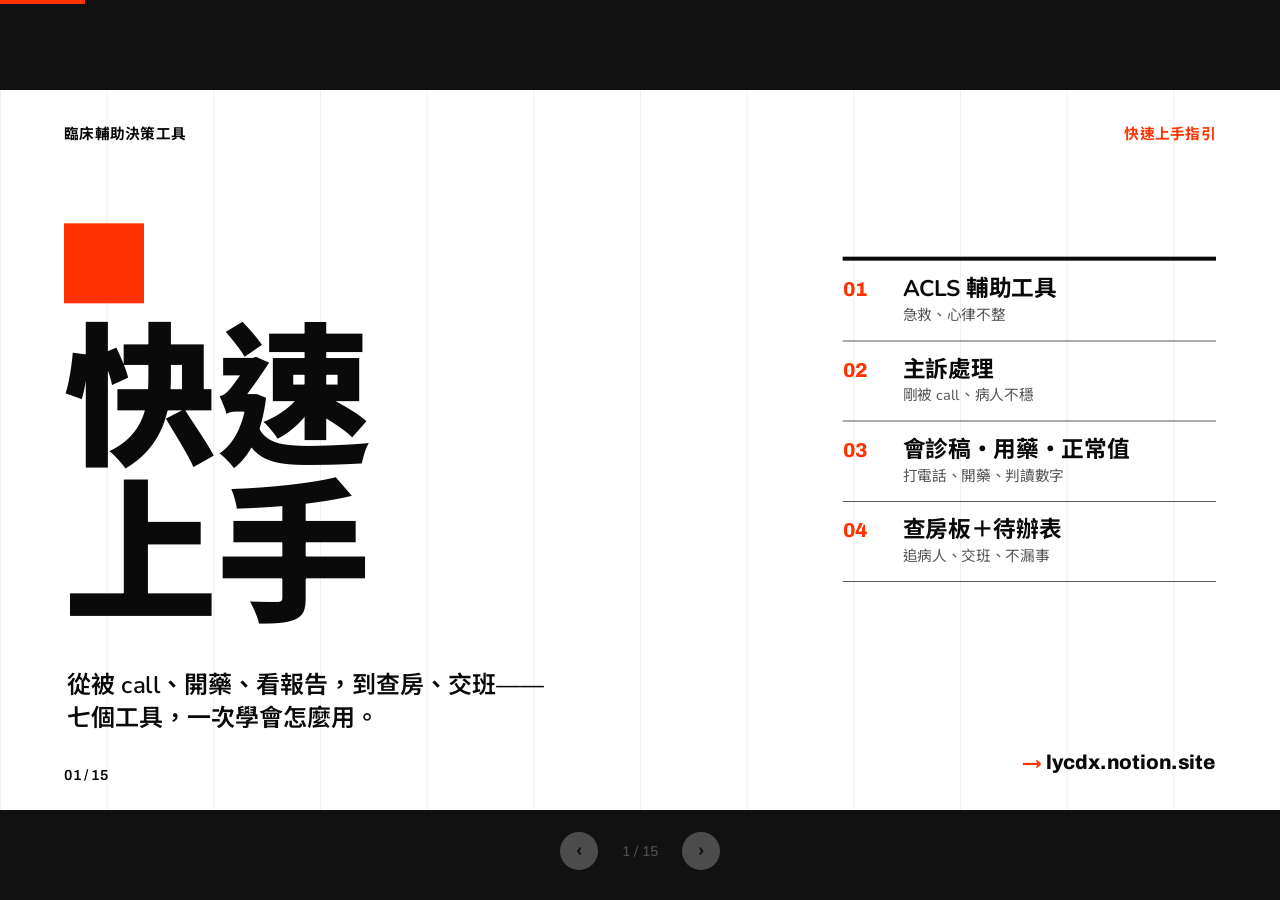
<file: docs/guide/index.html>
<!doctype html><html><head><meta charset=utf8><meta name=viewport content="width=device-width,initial-scale=1,viewport-fit=cover"><style>:root{color-scheme:light;box-sizing:border-box;padding-top:env(safe-area-inset-top,0px);padding-bottom:env(safe-area-inset-bottom,0px)}html{scroll-padding-top:env(safe-area-inset-top,0px)}body{margin:0;padding:0;font:14px -apple-system,BlinkMacSystemFont,sans-serif;background:#fff;color:#000}img{max-width:100%}[hidden]:not([hidden=until-found i]){display:none!important}</style></head><body>
<title>臨床輔助決策工具上手指引</title>
<link rel="preconnect" href="https://fonts.googleapis.com"><link rel="preconnect" href="https://fonts.gstatic.com" crossorigin>
<link href="https://fonts.googleapis.com/css2?family=Archivo:wght@500;700;800;900&family=Nunito:wght@400;600;700;800&family=Noto+Sans+TC:wght@400;500;700;900&family=JetBrains+Mono:wght@500;700&display=swap" rel="stylesheet">
<style>
/* ===========================================
   THEME — Swiss Modern：白底、純黑、紅 #ff3300；可見格線、不對稱
   改顏色或字型只要改這裡
   =========================================== */
:root{
  --stage-bg:#111; --slide-bg:#fff;
  --ink:#0a0a0a; --ink2:#4a4a4a; --ink3:#8a8a8a; --red:#ff3300; --red-soft:#fff0eb; --line:#0a0a0a; --hair:#e6e6e6; --grid:rgba(0,0,0,.06);
  --display:'Archivo','Noto Sans TC',sans-serif; --body:'Nunito','Noto Sans TC',sans-serif; --mono:'JetBrains Mono','Noto Sans TC',monospace;
  /* 工具辨識色（和工具本身一致） */
  --t-code:#C0262F; --t-pilot:#A35500; --t-consult:#2C5C8C; --t-meds:#0D6870; --t-labs:#5B4699; --t-rounds:#3F6B2E; --t-todo:#B4573A;
  --ease:cubic-bezier(.16,1,.3,1);
  color-scheme:light;
}
/* 單一淺色版面（Swiss 白底），刻意不做深色版；所有顏色都明確指定 */
body{background:var(--stage-bg);color:var(--ink)}
.deck-viewport{top:env(safe-area-inset-top,0px)!important;bottom:env(safe-area-inset-bottom,0px)!important}
* { margin:0; padding:0; box-sizing:border-box; }

/* ===========================================
   FIXED 16:9 STAGE: MANDATORY BASE STYLES
   Include this ENTIRE file in every presentation.
   Slides are authored at 1920×1080 and scaled as a whole.
   =========================================== */

/* 1. Lock the browser viewport */
html,
body {
    width: 100%;
    height: 100%;
    margin: 0;
    overflow: hidden;
    background: var(--stage-bg, #000);
}

/* 2. Full-window deck viewport */
.deck-viewport {
    position: fixed;
    inset: 0;
    overflow: hidden;
    background: var(--stage-bg, #000);
}

/* 3. Fixed 16:9 design canvas.
   JavaScript sets transform: translate(...) scale(...). */
.deck-stage {
    position: absolute;
    left: 0;
    top: 0;
    width: 1920px;
    height: 1080px;
    overflow: hidden;
    transform-origin: 0 0;
    background: var(--slide-bg, #fff);
}

/* 4. Slides stack inside the fixed stage.
   Content must be laid out at 1920×1080, not reflowed per device. */
.slide {
    position: absolute;
    inset: 0;
    width: 1920px;
    height: 1080px;
    overflow: hidden;
    display: block;
    visibility: hidden;
    opacity: 0;
    pointer-events: none;
    background: var(--slide-bg, #fff);
}

.slide.active,
.slide.visible {
    visibility: visible;
    opacity: 1;
    pointer-events: auto;
    z-index: 1;
}

/* 5. Keep media inside authored slide bounds */
img,
video,
canvas,
svg {
    max-width: 100%;
    max-height: 100%;
}

/* 6. Presentation chrome stays outside the slide design system */
.deck-controls {
    position: fixed;
    left: 50%;
    bottom: 22px;
    transform: translateX(-50%);
    z-index: 1000;
}

/* 7. Print one fixed-size slide per page */
@media print {
    html,
    body {
        width: 1920px;
        height: auto;
        overflow: visible;
        background: #fff;
    }

    .deck-viewport {
        position: static;
        overflow: visible;
        background: #fff;
    }

    .deck-stage {
        position: static;
        width: auto;
        height: auto;
        transform: none !important;
        background: none;
    }

    .slide {
        position: relative;
        display: block !important;
        visibility: visible !important;
        opacity: 1 !important;
        pointer-events: auto !important;
        width: 1920px;
        height: 1080px;
        break-after: page;
        page-break-after: always;
    }

    .slide:last-child {
        break-after: auto;
        page-break-after: auto;
    }

    .deck-controls {
        display: none !important;
    }
}

/* 8. Reduced motion */
@media (prefers-reduced-motion: reduce) {
    *,
    *::before,
    *::after {
        animation-duration: 0.01ms !important;
        transition-duration: 0.2s !important;
    }
}


/* ===========================================
   SLIDE FRAME — 格線、頂端列、頁碼
   =========================================== */
.s{font-family:var(--body);color:var(--ink);font-size:26px;line-height:1.5}
.s::before{content:"";position:absolute;inset:0;background-image:linear-gradient(to right,var(--grid) 1px,transparent 1px);background-size:160px 100%;pointer-events:none}
.top{position:absolute;left:96px;right:96px;top:56px;display:flex;justify-content:space-between;align-items:center;font:700 22px/1 var(--display);letter-spacing:.04em;z-index:2}
.top .sec{color:var(--red)}
.pn{position:absolute;left:96px;bottom:44px;font:600 22px var(--display);color:var(--ink);z-index:2}
.foot-url{position:absolute;right:96px;bottom:44px;font:800 22px var(--display);z-index:2}
.foot-url i{font-style:normal;color:var(--red)}

/* ===========================================
   CONTENT LAYOUT — 左欄標題、右欄內容
   =========================================== */
.hd{position:absolute;left:96px;top:150px;width:600px;z-index:2}
.hd .no{display:block;width:72px;height:72px;background:var(--red);color:#fff;font:900 34px/72px var(--display);text-align:center;margin-bottom:34px}
.hd h2{font:900 84px/1.12 var(--display);letter-spacing:0}
.hd .lead{margin-top:28px;font:600 30px/1.55 var(--body);color:var(--ink2)}
.hd .rule{width:120px;height:6px;background:var(--ink);margin-top:34px}
.bd{position:absolute;left:780px;right:96px;top:150px;bottom:120px;z-index:2}
.wide{position:absolute;left:96px;right:96px;top:150px;bottom:120px;z-index:2}

/* 步驟清單 */
.steps{list-style:none;counter-reset:st;border-top:6px solid var(--ink)}
.steps li{counter-increment:st;display:grid;grid-template-columns:76px 1fr;gap:0 10px;padding:20px 0;border-bottom:1.5px solid var(--ink);font:700 30px/1.4 var(--body)}
.steps li::before{content:counter(st,decimal-leading-zero);font:800 28px/1.5 var(--display);color:var(--red)}
.steps li small{grid-column:2;display:block;font:400 24px/1.5 var(--body);color:var(--ink2);margin-top:4px}
.steps.tight li{padding:18px 0;font-size:29px}
.steps.tight li small{font-size:24px}

/* 卡片格 */
.grid2{display:grid;grid-template-columns:1fr 1fr;gap:26px}
.card{border:1.5px solid var(--ink);padding:28px 30px;background:#fff}
.card h3{font:800 32px/1.3 var(--display);margin-bottom:14px;display:flex;align-items:center;gap:12px}
.card h3 .dot{width:16px;height:16px;flex:none;background:var(--red)}
.card p,.card li{font:400 25px/1.6 var(--body);color:var(--ink2)}
.card li+li{margin-top:6px}
.card ul{list-style:none}
.card li{padding-left:22px;position:relative}
.card li::before{content:"";position:absolute;left:0;top:.66em;width:10px;height:3px;background:var(--red)}
.card b{color:var(--ink)}

/* 提醒框 */
.tip{border-left:10px solid var(--red);background:var(--red-soft);padding:18px 24px;font:600 24px/1.5 var(--body)}
.tip b{color:var(--red)}
.note{font:400 21px/1.5 var(--body);color:var(--ink3)}

/* 標籤 */
.tag{display:inline-block;font:800 20px/1 var(--mono);padding:7px 10px;color:#fff;background:var(--c,var(--ink));min-width:64px;text-align:center}
.kbd{display:inline-block;font:700 21px/1 var(--body);border:1.5px solid var(--ink);padding:5px 10px;margin:0 2px;vertical-align:2px}
.mono{font-family:var(--mono)}
.red{color:var(--red)}

/* ===========================================
   SLIDE-SPECIFIC
   =========================================== */
/* 01 封面 */
.cover .redsq{position:absolute;left:96px;top:200px;width:120px;height:120px;background:var(--red)}
.cover .title{position:absolute;left:96px;top:350px;font:900 230px/1.02 var(--display)}
.cover .kick{position:absolute;left:100px;top:868px;font:600 36px/1.4 var(--body);max-width:900px}
.cover .list{position:absolute;right:96px;top:250px;width:560px;border-top:6px solid var(--ink);list-style:none}
.cover .list li{display:grid;grid-template-columns:90px 1fr;align-items:baseline;padding:22px 0;border-bottom:1.5px solid var(--ink);font:700 34px/1.2 var(--body)}
.cover .list li b{font:800 30px var(--display);color:var(--red)}
.cover .list li small{display:block;grid-column:2;font:400 22px/1.4 var(--body);color:#555;margin-top:4px}
.cover .url{position:absolute;right:96px;bottom:56px;font:800 30px var(--display)}
.cover .url i{font-style:normal;color:var(--red)}
.cover .pn{bottom:40px}

/* 02 網址大字 */
.bigurl{font:900 112px/1 var(--display);letter-spacing:-.01em;display:flex;align-items:center;gap:26px;margin-bottom:46px}
.bigurl::before{content:"→";color:var(--red)}
.addhome{display:grid;grid-template-columns:repeat(3,1fr);gap:18px;margin-top:30px}
.addhome .card{padding:20px 22px}
.addhome h3{font-size:26px}
.addhome p{font-size:21px}

/* 03 畫面導覽 — 電腦與手機示意 */
.mock{position:absolute;border:4px solid var(--ink);background:#EEF1F2}
.mock .bar{position:absolute;left:0;right:0;top:0;height:30px;background:var(--ink)}
.mock .bar::before{content:"";position:absolute;left:14px;top:11px;width:44px;height:8px;background:radial-gradient(circle,#ff5f57 3.5px,transparent 4px) 0 0/15px 8px repeat-x}
.desk{left:96px;top:300px;width:1020px;height:620px}
.desk .cards6{position:absolute;left:24px;right:24px;top:56px;height:84px;display:grid;grid-template-columns:repeat(6,1fr);gap:10px}
.desk .cards6 i{background:#fff;border-top:7px solid var(--c);border:1px solid #cfd6d9;border-top:7px solid var(--c)}
.desk .tabs6{position:absolute;left:0;top:30px;bottom:0;width:17%;padding:22px 12px;display:grid;grid-auto-rows:26px;gap:10px;align-content:start;background:#fff;border-right:1px solid #cfd6d9}
.desk .tabs6 i{background:#e8ecf0;border:0!important}
.desk .tabs6 i:nth-child(3){background:#1F4E79}
.desk .main{position:absolute;left:198px;top:52px;bottom:22px;width:440px;background:#fff;border:1px solid #cfd6d9}
.desk .main::before{content:"";position:absolute;left:24px;right:24px;top:24px;height:14px;background:repeating-linear-gradient(#e3e7e9 0 14px,transparent 14px 34px);bottom:24px}
.desk .side{position:absolute;right:24px;top:52px;bottom:22px;width:330px;background:#fff;border:1px solid #cfd6d9}
.desk .side::before{content:"";position:absolute;left:18px;right:18px;top:20px;bottom:20px;background:repeating-linear-gradient(#fff 0 8px,#f5e3da 8px 70px,#fff 70px 84px);border-left:6px solid var(--t-todo)}
.phone{left:1280px;top:250px;width:330px;height:680px;border-radius:46px;border-width:10px;overflow:hidden;background:#fff}
.phone .ptabs{position:absolute;left:0;right:0;bottom:0;height:60px;display:grid;grid-template-columns:repeat(6,1fr);border-top:1px solid #cfd6d9;background:#fff}
.phone .ptabs i{border-top:5px solid transparent}
.phone .ptabs i:nth-child(2){border-top-color:#1F4E79;background:#e1eaf3}
.phone .pbody{position:absolute;left:18px;right:18px;top:60px;bottom:80px;background:repeating-linear-gradient(#eef1f2 0 70px,#fff 70px 86px)}
.phone .fab{position:absolute;right:20px;bottom:24px;width:64px;height:64px;border-radius:50%;background:var(--t-todo);box-shadow:0 6px 16px rgba(0,0,0,.25)}
.phone .fab::after{content:"3";position:absolute;right:-6px;top:-6px;width:28px;height:28px;border-radius:50%;background:var(--t-code);color:#fff;font:800 16px/28px var(--display);text-align:center;border:3px solid #fff}
.callout{position:absolute;display:flex;align-items:center;gap:12px;font:700 23px/1.35 var(--body);z-index:3}
.callout b{flex:none;width:40px;height:40px;background:var(--red);color:#fff;font:900 22px/40px var(--display);text-align:center}
.callout span{background:#fff;padding:4px 8px}

/* 04 依狀況選工具 */
.triage{width:100%;border-collapse:collapse;border-top:6px solid var(--ink)}
.triage td{padding:15px 14px;border-bottom:1.5px solid var(--ink);vertical-align:middle;font:400 24px/1.4 var(--body);color:var(--ink2)}
.triage td:first-child{width:110px;padding-left:0}
.triage td:nth-child(2){width:330px;font-weight:700;color:var(--ink)}
.triage td:nth-child(3){width:300px;font:800 28px/1.3 var(--display);color:var(--ink)}
.arrow-lab{position:absolute;right:0;top:-46px;font:700 21px var(--display);color:var(--ink3)}

/* 06 主訴處理六步驟 */
.six{display:grid;grid-template-columns:repeat(3,1fr);gap:16px;margin-top:22px}
.six div{border:1.5px solid var(--ink);padding:20px 22px;min-height:200px}
.six b{display:block;font:900 40px/1 var(--display);color:var(--red);margin-bottom:6px}
.six strong{display:block;font:800 29px/1.3 var(--display)}
.six p{font:400 23px/1.5 var(--body);color:var(--ink2);margin-top:6px}

/* 07 ISBAR */
.isbar{display:grid;grid-template-columns:repeat(5,1fr);gap:0;border-top:6px solid var(--ink);border-bottom:1.5px solid var(--ink)}
.isbar div{padding:26px 20px;border-right:1.5px solid var(--hair)}
.isbar div:last-child{border-right:0}
.isbar b{display:block;font:900 64px/1 var(--display);color:var(--red)}
.isbar strong{display:block;font:800 28px/1.35 var(--display);margin-top:12px}
.isbar p{font:400 23px/1.5 var(--body);color:var(--ink2);margin-top:8px}

/* 09 待辦表四級 */
.pr4{display:grid;grid-template-columns:repeat(4,1fr);gap:12px;margin:8px 0 24px}
.pr4 span{border:2px solid var(--c);color:var(--c);text-align:center;padding:12px 0;font:800 26px/1.2 var(--body);border-radius:999px}
.pr4 span small{display:block;font:500 18px var(--body);color:var(--ink2);margin-top:2px}

/* 11 交班範例 */
.code{background:#0f0f0f;color:#f2f2f2;font:500 20px/1.65 var(--mono);padding:22px 26px;white-space:pre-wrap}
.code .k{color:#ff7a59;font-weight:700}

/* 12 傳送流程 */
.flow{display:grid;grid-template-columns:1fr 150px 1fr;align-items:center;margin-bottom:30px}
.dev{border:4px solid var(--ink);padding:22px 26px;min-height:150px}
.dev h3{font:900 32px/1.2 var(--display);display:flex;align-items:center;gap:12px}
.dev p{font:400 22px/1.5 var(--body);color:var(--ink2);margin-top:8px}
.qrmid{display:flex;flex-direction:column;align-items:center;gap:8px;font:800 22px var(--display)}
.qrmid i{width:86px;height:86px;background:
  conic-gradient(from 90deg at 30% 30%,#000 25%,transparent 0) 0 0/28px 28px,
  linear-gradient(#000,#000) 6px 6px/24px 24px no-repeat,
  linear-gradient(#000,#000) 56px 6px/24px 24px no-repeat,
  linear-gradient(#000,#000) 6px 56px/24px 24px no-repeat;border:4px solid #000;outline:4px solid #fff}
.qrmid i+span{color:var(--red);font-size:40px;line-height:1}

/* 14 小抄 */
.cheat{display:grid;grid-template-columns:repeat(3,1fr);gap:22px}
.cheat .card{border-width:2px;padding:26px 28px;min-height:330px}
.cheat .when{font:900 40px/1.15 var(--display);margin-bottom:16px}
.cheat ol{list-style:none;counter-reset:c}
.cheat li{counter-increment:c;font:600 24px/1.5 var(--body);color:var(--ink);padding:8px 0 8px 46px;position:relative;border-top:1.5px solid var(--hair)}
.cheat li::before{content:counter(c);position:absolute;left:0;top:8px;width:32px;height:32px;background:var(--red);color:#fff;font:900 20px/32px var(--display);text-align:center}
.end-url{position:absolute;left:96px;bottom:110px;font:900 96px/1 var(--display);display:flex;gap:24px;align-items:center}
.end-url::before{content:"→";color:var(--red)}
.end-by{position:absolute;right:96px;bottom:124px;font:600 24px var(--body);color:var(--ink2);text-align:right}

/* ===========================================
   ANIMATIONS — 進入該頁時依序出現
   =========================================== */
.r{opacity:0;transform:translateY(26px);transition:opacity .7s var(--ease),transform .7s var(--ease)}
.slide.visible .r{opacity:1;transform:none}
.slide.visible .d1{transition-delay:.08s}.slide.visible .d2{transition-delay:.18s}.slide.visible .d3{transition-delay:.28s}.slide.visible .d4{transition-delay:.38s}.slide.visible .d5{transition-delay:.48s}
.redsq.r,.hd .no.r{transform:scaleX(0);transform-origin:left}
.slide.visible .redsq,.slide.visible .hd .no{transform:none}
@media (prefers-reduced-motion:reduce){.r{transition:none!important;opacity:1!important;transform:none!important}}

/* ===========================================
   DECK CHROME — 舞台外的控制（不屬於投影片）
   =========================================== */
.progress{position:fixed;left:0;top:0;height:4px;background:var(--red);z-index:1001;transition:width .4s var(--ease)}
.deck-controls{display:flex;gap:10px;align-items:center;background:rgba(20,20,20,.82);padding:8px 10px;border-radius:999px;color:#fff;font:600 14px var(--body);opacity:.25;transition:opacity .25s}
.deck-controls:hover,.deck-controls:focus-within{opacity:1}
.deck-controls button{width:38px;height:38px;border-radius:50%;border:0;background:#fff;color:#111;font:800 18px var(--display);cursor:pointer}
.deck-controls span{min-width:64px;text-align:center}
.rotate-hint{position:fixed;left:50%;top:18px;transform:translateX(-50%);z-index:1002;background:#fff;color:#111;font:700 14px var(--body);padding:8px 14px;border-radius:999px;display:none}
@media (orientation:portrait) and (max-width:700px){.rotate-hint{display:block}}
.edit-badge{position:fixed;left:12px;top:12px;z-index:1003;background:var(--red);color:#fff;font:700 13px var(--body);padding:6px 10px;border-radius:6px;display:none}
body.editing .edit-badge{display:block}
body.editing [contenteditable=true]{outline:2px dashed rgba(255,51,0,.5);outline-offset:4px}
.edit-hot{position:fixed;left:0;top:0;width:60px;height:60px;z-index:1002}
.edit-hot:hover+.edit-tip{opacity:1}
.edit-tip{position:fixed;left:12px;top:12px;z-index:1003;background:#fff;color:#111;font:600 13px var(--body);padding:6px 10px;border-radius:6px;opacity:0;pointer-events:none;transition:opacity .2s}
</style>
<div class="progress" id="progress"></div>
<div class="rotate-hint">把手機橫放看得更清楚</div>

<div class="deck-viewport">
<main class="deck-stage" id="deckStage">

<!-- ============ 01 封面 ============ -->
<section class="slide s cover active">
  <div class="top r"><span>臨床輔助決策工具</span><span class="sec">快速上手指引</span></div>
  <div class="redsq r"></div>
  <h1 class="title r d1">快速<br>上手</h1>
  <p class="kick r d3">從被 call、開藥、看報告，到查房、交班——<br>七個工具，一次學會怎麼用。</p>
  <ol class="list r d2">
    <li><b>01</b>ACLS 輔助工具<small>急救、心律不整</small></li>
    <li><b>02</b>主訴處理<small>剛被 call、病人不穩</small></li>
    <li><b>03</b>會診稿・用藥・正常值<small>打電話、開藥、判讀數字</small></li>
    <li><b>04</b>查房板＋待辦表<small>追病人、交班、不漏事</small></li>
  </ol>
  <div class="pn r"></div>
  <div class="url r d4"><i>→</i> lycdx.notion.site</div>
</section>

<!-- ============ 02 怎麼打開 ============ -->
<section class="slide s">
  <div class="top r"><span>臨床輔助決策工具</span><span class="sec">開始</span></div>
  <div class="hd">
    <span class="no r">02</span>
    <h2 class="r d1">先打開它</h2>
    <p class="lead r d2">只要記一個網址。手機、電腦都能開，不用安裝。</p>
    <div class="rule r d3"></div>
  </div>
  <div class="bd">
    <div class="bigurl r d1">lycdx.notion.site</div>
    <ol class="steps tight r d2">
      <li>用手機或電腦的瀏覽器打開 lycdx.notion.site</li>
      <li>點頁面上的「👉 打開臨床輔助決策工具」</li>
      <li>把它放到手邊<small>下面三種方式擇一，之後一點就開</small></li>
    </ol>
    <div class="addhome r d3">
      <div class="card"><h3><span class="dot"></span>iPhone</h3><p>Safari →「分享」→「加入主畫面」</p></div>
      <div class="card"><h3><span class="dot"></span>Android</h3><p>Chrome → 右上「⋮」→「加到主畫面」</p></div>
      <div class="card"><h3><span class="dot"></span>電腦</h3><p>加入書籤；院內電腦用完記得關掉分頁</p></div>
    </div>
  </div>
  <div class="pn r"></div><div class="foot-url r"><i>→</i> lycdx.notion.site</div>
</section>

<!-- ============ 03 畫面導覽 ============ -->
<section class="slide s">
  <div class="top r"><span>臨床輔助決策工具</span><span class="sec">畫面導覽</span></div>
  <div style="position:absolute;left:96px;top:150px;z-index:2">
    <h2 class="r" style="font:900 72px/1.1 var(--display)">一個畫面，七個工具</h2>
    <p class="r d1" style="font:600 28px/1.5 var(--body);color:var(--ink2);margin-top:12px">電腦：左邊工具欄、中間工具、右邊待辦表常駐。手機：下方導覽，左右滑切換。</p>
  </div>
  <div class="mock desk r d2">
    <div class="bar"></div>
    <div class="tabs6"><i style="border-top:4px solid var(--t-code)"></i><i style="border-top:4px solid var(--t-pilot)"></i><i style="border-top:4px solid var(--t-consult)"></i><i style="border-top:4px solid var(--t-meds)"></i><i style="border-top:4px solid var(--t-labs)"></i><i style="border-top:4px solid var(--t-rounds)"></i></div>
    <div class="main"></div><div class="side"></div>
  </div>
  <div class="callout r d3" style="left:120px;top:560px"><b>1</b><span>左側工具欄：依情境分組，寫著什麼狀況用；可收成圖示</span></div>
  <div class="callout r d3" style="left:330px;top:440px"><b>2</b><span>工作區：目前打開的工具</span></div>
  <div class="callout r d3" style="left:600px;top:940px;max-width:500px"><b>3</b><span>待辦表：常駐在右邊（可收起），<br>倒數到了會響</span></div>
  <div class="mock phone r d4"><div class="ptabs"><i></i><i></i><i></i><i></i><i></i><i></i></div><div class="pbody"></div></div>
  <div class="callout r d5" style="left:1250px;top:196px"><b>4</b><span>工具佔滿畫面，左右滑切換</span></div>
  <div class="callout r d5" style="left:1150px;top:945px"><b>5</b><span>下方導覽：ACLS、釘選 3 個、待辦、全部工具<br>待辦的紅色數字＝已到時</span></div>
  <div class="pn r"></div><div class="foot-url r"><i>→</i> lycdx.notion.site</div>
</section>

<!-- ============ 04 依狀況選工具 ============ -->
<section class="slide s">
  <div class="top r"><span>臨床輔助決策工具</span><span class="sec">選工具</span></div>
  <div class="hd" style="width:520px">
    <span class="no r">04</span>
    <h2 class="r d1">先看狀況，<br>再選工具</h2>
    <p class="lead r d2">工具照緊急程度排好了。<br>不確定用哪個，就看這張表。</p>
    <div class="rule r d3"></div>
  </div>
  <div class="bd" style="left:700px">
    <div class="arrow-lab r">由上到下越不急 ↓</div>
    <table class="triage r d1">
      <tr><td><span class="tag" style="--c:var(--t-code)">P0</span></td><td>急救、心律不整</td><td>ACLS 輔助工具</td><td>計時、流程、可逆原因</td></tr>
      <tr><td><span class="tag" style="--c:var(--t-pilot)">P1</span></td><td>剛被 call、病人不穩</td><td>主訴處理</td><td>叫人時機、問診、鑑別、醫囑、note</td></tr>
      <tr><td><span class="tag" style="--c:var(--t-consult)">P2</span></td><td>要打電話找人會診</td><td>會診電話稿</td><td>ISBAR 填空，照稿唸</td></tr>
      <tr><td><span class="tag" style="--c:var(--t-meds)">P3</span></td><td>病人穩定、要開藥</td><td>值班用藥速查</td><td>依病人狀態標首選／慎用／禁用</td></tr>
      <tr><td><span class="tag" style="--c:var(--t-labs)">P3</span></td><td>報告回來、要判讀</td><td>檢驗正常值</td><td>正常值、警覺值、腎功能計算</td></tr>
      <tr><td><span class="tag" style="--c:var(--t-rounds)">日常</span></td><td>接新住院病人</td><td>接新病人</td><td>先查病歷、床邊檢核、PI、admission note</td></tr>
      <tr><td><span class="tag" style="--c:var(--t-rounds)">日常</span></td><td>查房、追病人、交班</td><td>查房板</td><td>每床 problem、清單、交班</td></tr>
      <tr><td><span class="tag" style="--c:var(--t-todo)">常駐</span></td><td>每一件要做的事</td><td>待辦表</td><td>倒數提醒，不漏事</td></tr>
    </table>
  </div>
  <div class="pn r"></div><div class="foot-url r"><i>→</i> lycdx.notion.site</div>
</section>

<!-- ============ 05 ACLS ============ -->
<section class="slide s">
  <div class="top r"><span>臨床輔助決策工具</span><span class="sec">P0・急救</span></div>
  <div class="hd">
    <span class="no r" style="background:var(--t-code)">P0</span>
    <h2 class="r d1">ACLS<br>輔助工具</h2>
    <p class="lead r d2">急救現場用的計時、鑑別與速查。內容依 2025 AHA 指引整理。</p>
    <div class="rule r d3"></div>
  </div>
  <div class="bd">
    <div class="grid2 r d1">
      <div class="card"><h3><span class="dot"></span>Code 計時器</h3><ul><li>壓胸節拍 <b>110/min</b>，可開聲音</li><li>每個處置自動記時間，<b>最新在上</b></li><li>切到別的工具，<b>計時器照樣在跑</b></li></ul></div>
      <div class="card"><h3><span class="dot"></span>流程</h3><ul><li>心跳停止（可電擊／不可電擊）</li><li>心搏過緩、心搏過速、ROSC 後</li><li><b>鎮靜・插管</b>：填體重算劑量與滴速</li></ul></div>
      <div class="card"><h3><span class="dot"></span>H's &amp; T's</h3><ul><li>點出看到的線索</li><li>依情境與概似比，算出<b>各可逆原因的機率</b></li></ul></div>
      <div class="card"><h3><span class="dot"></span>速查與複習</h3><ul><li>藥物速查、自我測驗</li><li>「2025 改了什麼」，新內容標紫色 <b>NEW</b></li></ul></div>
    </div>
    <div class="tip r d3" style="margin-top:26px">急救時以團隊和 code leader 為準。工具是幫你<b>記時間、不漏步驟</b>，不是代替判斷。</div>
  </div>
  <div class="pn r"></div><div class="foot-url r"><i>→</i> lycdx.notion.site</div>
</section>

<!-- ============ 06 主訴處理 ============ -->
<section class="slide s">
  <div class="top r"><span>臨床輔助決策工具</span><span class="sec">P1・被 call</span></div>
  <div class="hd" style="width:560px">
    <span class="no r" style="background:var(--t-pilot)">P1</span>
    <h2 class="r d1">主訴處理</h2>
    <p class="lead r d2">在首頁輸入或點選主訴（49 個，含低血鉀、AKI、輸血反應…），跟著六個步驟走，<b>note 同步寫好</b>。</p>
    <div class="rule r d3"></div>
    <p class="note r d3" style="margin-top:26px">上方填「護理師說」和生命徵象，或按<b style="color:var(--ink)">「貼上 vital sign／檢驗」</b>貼一段文字自動填：<br>橘色＝異常、紅色＝危急；qSOFA ≥ 2 會變紅。</p>
  </div>
  <div class="bd" style="left:740px">
    <div class="six r d1">
      <div><b>0</b><strong>安全優先</strong><p>紅框＝立即叫學長姊／主治的條件，加上前 5 分鐘清單</p></div>
      <div><b>1</b><strong>問診</strong><p>點「有 +」「沒有 −」，自動寫成 (+)／(−)</p></div>
      <div><b>2</b><strong>理學檢查</strong><p>點正常或異常的細項，同時寫進 note 和機率計算</p></div>
      <div><b>3</b><strong>鑑別診斷</strong><p>貝氏驗後機率，看「為什麼較可能」和還沒問的關鍵題</p></div>
      <div><b>4</b><strong>醫囑</strong><p>先選病人條件（腎功能、肝、心衰竭、高齡、懷孕、體重），藥名、劑量、途徑、頻次跟著換</p></div>
      <div><b>5</b><strong>Note</strong><p>寫 Assessment 第一行，複製 note 貼回 EMR</p></div>
    </div>
    <div class="tip r d3" style="margin-top:22px">收尾：沒做完的醫囑<b>送到待辦表</b>，再按「結束這個 call」。同時好幾個 call，就回首頁開新的。</div>
    <p class="note r d4" style="margin-top:14px">接新住院病人不是從這裡開始：導覽有自己的入口「接新病人」，下一頁。</p>
  </div>
  <div class="pn r"></div><div class="foot-url r"><i>→</i> lycdx.notion.site</div>
</section>

<!-- ============ 07 接新病人 ============ -->
<section class="slide s">
  <div class="top r"><span>臨床輔助決策工具</span><span class="sec">日常・接新病人</span></div>
  <div class="hd" style="width:560px">
    <span class="no r" style="background:var(--t-rounds)">新</span>
    <h2 class="r d1">接新病人</h2>
    <p class="lead r d2">電腦先查、手機床邊問，兩邊自動同步。走到床邊前<b>腦袋不會一片空白</b>，離開前<b>不會漏問</b>。</p>
    <div class="rule r d3"></div>
    <p class="note r d3" style="margin-top:26px">每個欄位旁有來源標籤：病歷、護理紀錄、床邊、回來寫。<br><b style="color:var(--ink)">每家醫院不一樣</b>：點標籤就能改成你的醫院的情況，設定一次，之後每個病人都照你的。</p>
  </div>
  <div class="bd" style="left:740px">
    <div class="six r d1">
      <div><b>1</b><strong>先查病歷</strong><p>電腦上把護理紀錄、病歷查得到的欄位先填好；可以只看還沒填的</p></div>
      <div><b>2</b><strong>整理思緒</strong><p>選主訴 → 這次不能漏的鑑別；寫下假設，加「我一定要問到的事」</p></div>
      <div><b>3</b><strong>床邊問診</strong><p>LQQOPERA、時間軸、相關症狀（紅字「必問」）、關鍵資訊 12 項，邊問邊點</p></div>
      <div><b>4</b><strong>整理 PI</strong><p>先列出還沒問到的；PI 草稿自動成稿，可以「複製給 AI 修改」</p></div>
      <div><b>5</b><strong>病歷欄位</strong><p>補完 ROS、PE、計畫；必填沒填會提醒，複製整份貼回 EMR</p></div>
      <div><b>＊</b><strong>我的醫院</strong><p>「設定我的醫院查得到的欄位」：標成查得到的，下次就列在第 1 步</p></div>
    </div>
    <div class="tip r d3" style="margin-top:22px">不要輸入姓名、病歷號、身分證字號：內容會同步到你自己的雲端空間。清單沒有的主訴選「其他」，檢核表照樣能用。</div>
  </div>
  <div class="pn r"></div><div class="foot-url r"><i>→</i> lycdx.notion.site</div>
</section>

<!-- ============ 07 會診電話稿 ============ -->
<section class="slide s">
  <div class="top r"><span>臨床輔助決策工具</span><span class="sec">P2・打電話</span></div>
  <div style="position:absolute;left:96px;right:96px;top:150px;z-index:2;display:flex;align-items:flex-end;gap:40px">
    <span class="r" style="flex:none;width:72px;height:72px;background:var(--t-consult);color:#fff;font:900 34px/72px var(--display);text-align:center">P2</span>
    <div><h2 class="r d1" style="font:900 84px/1.05 var(--display)">會診電話稿</h2></div>
    <p class="r d2" style="font:600 30px/1.5 var(--body);color:var(--ink2);padding-bottom:8px">撥號前 30 秒：填空、看檢核，然後照稿唸。</p>
  </div>
  <div class="wide" style="top:330px">
    <div class="isbar r d2">
      <div><b>I</b><strong>你是誰、打給誰</strong><p>名字、身份、單位、床號、會診科別</p></div>
      <div><b>S</b><strong>一句話講問題</strong><p>判斷放前面：你擔心的診斷，穩定或不穩定</p></div>
      <div><b>B</b><strong>相關病史</strong><p>和這次問題有關的就好</p></div>
      <div><b>A</b><strong>生命徵象與發現</strong><p>HR、BP、RR、SpO₂、BT、意識、檢查結果；可以貼上一段文字自動填</p></div>
      <div><b>R</b><strong>你要對方做什麼</strong><p>現在下來看、評估手術、電話建議、轉 ICU、書面會診</p></div>
    </div>
    <ol class="steps tight r d3" style="margin-top:34px;border-top:0;display:grid;grid-template-columns:repeat(3,1fr);gap:0 30px">
      <li style="border-top:1.5px solid var(--ink)">看「撥號前檢核」<small>漏了什麼會提醒你</small></li>
      <li style="border-top:1.5px solid var(--ink)">開「唸稿模式」照著唸<small>或「複製稿子」</small></li>
      <li style="border-top:1.5px solid var(--ink)">「加入待辦：等回電」<small>回電前不會忘記</small></li>
    </ol>
    <p class="note r d4" style="margin-top:18px">第一次用可以先按「看範例」，看一份填好的稿子長什麼樣。</p>
  </div>
  <div class="pn r"></div><div class="foot-url r"><i>→</i> lycdx.notion.site</div>
</section>

<!-- ============ 08 用藥速查＋正常值 ============ -->
<section class="slide s">
  <div class="top r"><span>臨床輔助決策工具</span><span class="sec">P3・開藥與看報告</span></div>
  <div class="wide" style="top:150px">
    <div class="grid2" style="gap:40px">
      <div class="r d1">
        <div style="display:flex;align-items:center;gap:20px;margin-bottom:24px"><span class="tag" style="--c:var(--t-meds);font-size:24px;padding:10px 14px">P3</span><h2 style="font:900 64px/1.1 var(--display)">值班用藥速查</h2></div>
        <ol class="steps tight">
          <li>先選病人狀態<small>腎功能、高齡、懷孕…可複選；可填 eGFR、體重</small></li>
          <li>整份工具即時標示<small><b class="red">首選／慎用／禁用</b>，並重新排序</small></li>
          <li>「值班醫囑」可直接照開<small>與主訴處理同一份，兩邊可以互相跳</small></li>
        </ol>
        <div class="tip" style="margin-top:22px">劑量皆為成人劑量，<b>開立前再核對</b>院內處方集。</div>
      </div>
      <div class="r d2">
        <div style="display:flex;align-items:center;gap:20px;margin-bottom:24px"><span class="tag" style="--c:var(--t-labs);font-size:24px;padding:10px 14px">P3</span><h2 style="font:900 64px/1.1 var(--display)">檢驗正常值</h2></div>
        <ol class="steps tight">
          <li>一眼口訣<small>魚骨圖寫法：Chem-7、CBC、ABG</small></li>
          <li>正常值＋值班警覺值<small>哪些數字要立刻處理</small></li>
          <li>腎功能計算<small>CrCl（Cockcroft-Gault）、eGFR（CKD-EPI 2021）、AKI 判斷</small></li>
        </ol>
        <div class="tip" style="margin-top:22px">各院參考範圍不同，<b>以檢驗報告為準</b>。</div>
      </div>
    </div>
  </div>
  <div class="pn r"></div><div class="foot-url r"><i>→</i> lycdx.notion.site</div>
</section>

<!-- ============ 09 待辦表 ============ -->
<section class="slide s">
  <div class="top r"><span>臨床輔助決策工具</span><span class="sec">常駐・待辦表</span></div>
  <div class="hd">
    <span class="no r" style="background:var(--t-todo)">✓</span>
    <h2 class="r d1">待辦表</h2>
    <p class="lead r d2">所有工具的「之後要做」都匯到這裡，依緊急度和時間自動排序。</p>
    <div class="rule r d3"></div>
    <div class="tip r d3" style="margin-top:34px">先按 <b>🔔 提醒音</b> 打開。<br>頁面要開著，倒數到了才會響。</div>
  </div>
  <div class="bd">
    <ol class="steps tight r d1">
      <li>輸入床號和內容<small>例：18｜f/u K</small></li>
      <li>選緊急程度</li>
    </ol>
    <div class="pr4 r d2">
      <span style="--c:var(--t-code)">立即<small>馬上做</small></span>
      <span style="--c:#C27416">緊急<small>5–30 分倒數</small></span>
      <span style="--c:#4F6B8A">待辦<small>幾小時、明天</small></span>
      <span style="--c:#8A867B">有空<small>不計時</small></span>
    </div>
    <div class="grid2 r d3">
      <div class="card"><h3><span class="dot"></span>每張卡片</h3><ul><li>完成、+10 分、升級、刪除</li><li>點開有<b>子項目</b>，可以再加</li><li>到時間會閃爍</li></ul></div>
      <div class="card"><h3><span class="dot"></span>其他功能</h3><ul><li>排列：<b>依緊急程度</b>或<b>依床號</b>（同一床排在一起）</li><li>可設<b>重複</b>（例：每小時 finger sugar）</li><li>螢幕常亮、「產生交班文字」</li></ul></div>
    </div>
  </div>
  <div class="pn r"></div><div class="foot-url r"><i>→</i> lycdx.notion.site</div>
</section>

<!-- ============ 10 查房板① ============ -->
<section class="slide s">
  <div class="top r"><span>臨床輔助決策工具</span><span class="sec">日常・查房板 1/3</span></div>
  <div class="hd" style="width:540px">
    <span class="no r" style="background:var(--t-rounds)">10</span>
    <h2 class="r d1">查房板：<br>每床一張卡</h2>
    <p class="lead r d2">取代印出來、抄滿字的病人清單。新增病人只寫<b>床號＋代號</b>，不寫全名、病歷號。</p>
    <div class="rule r d3"></div>
  </div>
  <div class="bd" style="left:720px">
    <div class="grid2 r d1" style="gap:18px">
      <div class="card"><h3><span class="dot"></span>Problem list</h3><ul><li>選範本會帶入<b>建議的追蹤點</b></li><li>每個 problem 都要有追蹤點，<b>沒有會標紅</b></li><li>有日期的追蹤點<b>一新增就進待辦</b>，那天早上 8 點提醒</li></ul></div>
      <div class="card"><h3><span class="dot"></span>每日清單 10 項</h3><ul><li>管路、抗生素、DVT 預防、營養…</li><li>每項點 ✓ 或 !</li><li>不會看就點<b>「怎麼看」</b></li></ul></div>
      <div class="card"><h3><span class="dot"></span>抗生素與管路</h3><ul><li>自動算 <b>D 幾</b></li><li>自動排待辦：<b>D3 看培養</b>、停藥前確認</li></ul></div>
      <div class="card"><h3><span class="dot"></span>等待中結果</h3><ul><li>培養、影像、會診、病理</li><li>逾期標紅；結果回來，<b>帶回對應的 problem</b></li></ul></div>
    </div>
    <p class="note r d3" style="margin-top:18px">點進病人先看<b style="color:var(--ink)">總覽卡片</b>（DNR、problem、異常值、等結果…），點卡片或上方分頁只看那一區；problem 收成一行，點開才編輯。<br>範本和清單內容是建議，請和學長確認。</p>
  </div>
  <div class="pn r"></div><div class="foot-url r"><i>→</i> lycdx.notion.site</div>
</section>

<!-- ============ 11 查房板② 逐床跑與交班 ============ -->
<section class="slide s">
  <div class="top r"><span>臨床輔助決策工具</span><span class="sec">日常・查房板 2/3</span></div>
  <div class="wide">
    <div class="grid2" style="gap:56px">
      <div>
        <h2 class="r" style="font:900 72px/1.1 var(--display);margin-bottom:12px">逐床跑</h2>
        <p class="r d1" style="font:600 26px/1.5 var(--body);color:var(--ink2);margin-bottom:22px">查房前按「逐床跑」，每床依序過一遍，不漏床。</p>
        <ol class="steps tight r d2">
          <li>新異常值<small>紅字異常，「前 x ↑」是比前一次高</small></li>
          <li>Problem 狀態<small>新／改善／持平／惡化／已解決</small></li>
          <li>每日清單</li>
          <li>等待中結果</li>
          <li>主治交代 → 待辦<small>按「這床完成 → 下一床」；上方顯示今天已過幾床</small></li>
        </ol>
      </div>
      <div>
        <h2 class="r d1" style="font:900 72px/1.1 var(--display);margin-bottom:12px">產生交班</h2>
        <p class="r d2" style="font:600 26px/1.5 var(--body);color:var(--ink2);margin-bottom:22px">按「交班」→ 選格式和床 → 先改再複製。</p>
        <div class="code r d3"><span class="k">【18床 W】</span> DNR 全簽
<span class="k">I：</span>18床 W，CAP with sepsis
<span class="k">S：</span>肺炎（改善）
<span class="k">B：</span>DM；抗生素 Ceftriaxone D3/7；管路 Foley D3
<span class="k">A：</span>異常 K 2.9↓（前 3.2）、WBC 13.1↑
<span class="k">R：</span>待辦 明早抽 BCS；等結果 BCx ×2（11/12）</div>
        <p class="note r d4" style="margin-top:14px">也可以選「口頭報告」：按 problem 逐一講，可以照著唸。<br>R 只列 24 小時內的待辦、等待中結果和交班重點。</p>
      </div>
    </div>
  </div>
  <div class="pn r"></div><div class="foot-url r"><i>→</i> lycdx.notion.site</div>
</section>

<!-- ============ 12 匯入與傳送 ============ -->
<section class="slide s">
  <div class="top r"><span>臨床輔助決策工具</span><span class="sec">日常・查房板 3/3</span></div>
  <div style="position:absolute;left:96px;top:150px;z-index:2">
    <h2 class="r" style="font:900 72px/1.1 var(--display)">從院內電腦，帶到手機</h2>
    <p class="r d1" style="font:600 28px/1.5 var(--body);color:var(--ink2);margin-top:10px">不經過 LINE、Email 或雲端：電腦產生 QR，手機拍下來。</p>
  </div>
  <div class="wide" style="top:350px">
    <div class="flow r d2">
      <div class="dev"><h3>💻 院內電腦</h3><p>打開同一個網址 → 查房板 → 「匯入」或單床頁的「📱 整床傳到手機」</p></div>
      <div class="qrmid"><i></i><span>→</span></div>
      <div class="dev"><h3>📱 你的手機</h3><p>查房板 → 「匯入」→ 「📷 掃 QR」，每張拍一次</p></div>
    </div>
    <div class="grid2 r d3" style="gap:22px">
      <div class="card"><h3><span class="dot"></span>只傳檢驗值</h3><ul><li>貼上 HIS 複製的文字（<b>最準</b>），或 Ctrl+V 截圖，在本機辨識</li><li>檢體：<b>血液／尿液</b>分開存；認錯了按「改尿／改血」</li><li><b>累積報告</b>（好幾天並排）一次貼上，自動分天存</li><li>核對數值：紅字＝異常，<b>⚠ 會提醒可能少了小數點</b></li><li>點檢驗值看<b>全部紀錄和趨勢圖</b></li></ul></div>
      <div class="card"><h3><span class="dot"></span>整床傳過去</h3><ul><li>在電腦把一床打好，按「📱 整床傳到手機」</li><li>通常 1–3 張 QR；手機已有這床可選<b>合併或取代</b></li><li>傳完在電腦按<b>「手機收到了，刪除這床」</b></li></ul></div>
    </div>
  </div>
  <div class="pn r"></div><div class="foot-url r"><i>→</i> lycdx.notion.site</div>
</section>

<!-- ============ 13 資料與隱私 ============ -->
<section class="slide s">
  <div class="top r"><span>臨床輔助決策工具</span><span class="sec">資料與隱私</span></div>
  <div class="hd">
    <span class="no r">13</span>
    <h2 class="r d1">資料在哪裡？</h2>
    <p class="lead r d2"><b>工具擁有者</b>登入 claude.ai 打開：自動同步到<b>自己的私人雲端</b>，只有本人看得到。<br><b>其他人</b>用連結打開：只存在<b>這台裝置的瀏覽器</b>，不上傳。</p>
    <div class="rule r d3"></div>
    <div class="tip r d3" style="margin-top:28px">只寫<b>床號和代號</b>，<br>不寫全名、病歷號。</div>
  </div>
  <div class="bd">
    <ol class="steps r d1">
      <li>看右上角<small>「已同步」＝已存到雲端，滑掉 App、換手機都還在；「僅本機」＝只在這台裝置，滑掉主畫面 App 或清快取就可能不見</small></li>
      <li>記得存檔<small>查房板「⋯ → 存檔」：內容複製到剪貼簿，貼到手機備忘錄。「僅本機」一定要存；有雲端也建議交班前存一份。超過 24 小時沒存，頂端會變紅提醒</small></li>
      <li>還原<small>「⋯ → 貼上存檔內容還原」；另有自動快照（每 10 分鐘、保留 3 天）</small></li>
      <li>病人出院<small>單床頁最下面「出院／移除這床」</small></li>
      <li>換科輪調<small>「⋯ → 全部清空」，要輸入「清空」才會刪；有雲端同步的話，雲端那份也會一起清掉</small></li>
    </ol>
    <p class="note r d3" style="margin-top:22px">本工具僅供學習與臨床輔助參考，不取代臨床判斷、院內規範與主治醫師指示。</p>
  </div>
  <div class="pn r"></div><div class="foot-url r"><i>→</i> lycdx.notion.site</div>
</section>

<!-- ============ 14 小抄 ============ -->
<section class="slide s">
  <div class="top r"><span>臨床輔助決策工具</span><span class="sec">一頁小抄</span></div>
  <div style="position:absolute;left:96px;top:150px;z-index:2"><h2 class="r" style="font:900 72px/1.1 var(--display)">三個時刻，照這樣用</h2></div>
  <div class="wide" style="top:280px;bottom:260px">
    <div class="cheat">
      <div class="card r d1"><div class="when">被 call</div><ol><li>主訴處理，輸入主訴</li><li>紅框出現 → 直接叫人</li><li>沒做完的送到待辦</li></ol></div>
      <div class="card r d2"><div class="when">查房前</div><ol><li>院內電腦匯入檢驗，掃 QR</li><li>按「逐床跑」</li><li>主治交代 → 待辦</li></ol></div>
      <div class="card r d3"><div class="when">交班前</div><ol><li>查房板「交班」</li><li>待辦表「產生交班文字」</li><li>查房板「⋯ → 存檔」</li></ol></div>
    </div>
  </div>
  <div class="end-url r d4">lycdx.notion.site</div>
  <div class="end-by r d5">點「打開臨床輔助決策工具」<br>by 劉宇哲</div>
  <div class="pn r"></div>
</section>

</main>
</div>

<nav class="deck-controls" aria-label="簡報控制"><button id="prevBtn" aria-label="上一頁">‹</button><span id="counter">1 / 15</span><button id="nextBtn" aria-label="下一頁">›</button></nav>

<script>
/* ===========================================
   SLIDE PRESENTATION CONTROLLER
   鍵盤（← → 空白鍵 PageUp/Down Home End）、滑鼠滾輪、手機左右滑、下方按鈕
   =========================================== */
class SlidePresentation {
  constructor() {
    this.slides = [...document.querySelectorAll('.slide')];
    this.stage = document.getElementById('deckStage');
    this.cur = 0; this.lock = 0;
    const total = this.slides.length;
    this.slides.forEach((s, i) => s.querySelectorAll('.pn').forEach(p => p.textContent = `${String(i + 1).padStart(2, '0')} / ${total}`));
    this.setupStageScale(); this.setupKeyboardNav(); this.setupWheel(); this.setupTouchNav();
    document.getElementById('prevBtn').onclick = () => this.go(this.cur - 1);
    document.getElementById('nextBtn').onclick = () => this.go(this.cur + 1);
    const h = parseInt(location.hash.slice(1), 10);
    this.show(h >= 1 && h <= total ? h - 1 : 0);
  }
  setupStageScale() {
    const scale = () => {
      const vp = this.stage.parentElement, W = vp.clientWidth || innerWidth, H = vp.clientHeight || innerHeight;
      const k = Math.min(W / 1920, H / 1080);
      this.stage.style.transform = `translate(${(W - 1920 * k) / 2}px, ${(H - 1080 * k) / 2}px) scale(${k})`;
    };
    scale(); addEventListener('resize', scale);
  }
  setupKeyboardNav() {
    document.addEventListener('keydown', e => {
      if (document.body.classList.contains('editing')) return;
      if (['ArrowRight', 'ArrowDown', 'PageDown', ' '].includes(e.key)) { e.preventDefault(); this.go(this.cur + 1); }
      else if (['ArrowLeft', 'ArrowUp', 'PageUp'].includes(e.key)) { e.preventDefault(); this.go(this.cur - 1); }
      else if (e.key === 'Home') this.go(0);
      else if (e.key === 'End') this.go(this.slides.length - 1);
    });
  }
  setupWheel() {
    addEventListener('wheel', e => {
      if (document.body.classList.contains('editing') || Date.now() < this.lock || Math.abs(e.deltaY) < 24) return;
      this.lock = Date.now() + 650; this.go(this.cur + (e.deltaY > 0 ? 1 : -1));
    }, { passive: true });
  }
  setupTouchNav() {
    let x0 = null, y0 = null;
    addEventListener('touchstart', e => { x0 = e.touches[0].clientX; y0 = e.touches[0].clientY; }, { passive: true });
    addEventListener('touchend', e => {
      if (x0 == null || document.body.classList.contains('editing')) return;
      const dx = e.changedTouches[0].clientX - x0, dy = e.changedTouches[0].clientY - y0;
      if (Math.abs(dx) > 40 && Math.abs(dx) > Math.abs(dy)) this.go(this.cur + (dx < 0 ? 1 : -1));
      else if (Math.abs(dx) < 10 && Math.abs(dy) < 10 && !e.target.closest('.deck-controls')) this.go(this.cur + (e.changedTouches[0].clientX > innerWidth / 2 ? 1 : -1));
      x0 = null;
    }, { passive: true });
  }
  go(i) { if (i >= 0 && i < this.slides.length && i !== this.cur) this.show(i); }
  show(i) {
    this.cur = i;
    this.slides.forEach((s, k) => { s.classList.toggle('active', k === i); s.classList.remove('visible'); });
    // 下一個畫格加上 visible 觸發淡入；畫格不更新時（背景分頁等）用計時器備援，內容一定會出現
    const on = () => { if (this.cur === i) this.slides[i].classList.add('visible'); };
    requestAnimationFrame(() => requestAnimationFrame(on)); setTimeout(on, 80);
    document.getElementById('counter').textContent = `${i + 1} / ${this.slides.length}`;
    document.getElementById('progress').style.width = `${((i + 1) / this.slides.length) * 100}%`;
    history.replaceState(null, '', '#' + (i + 1));
  }
}
const deck = new SlidePresentation();

</script>

</body></html>
</file>
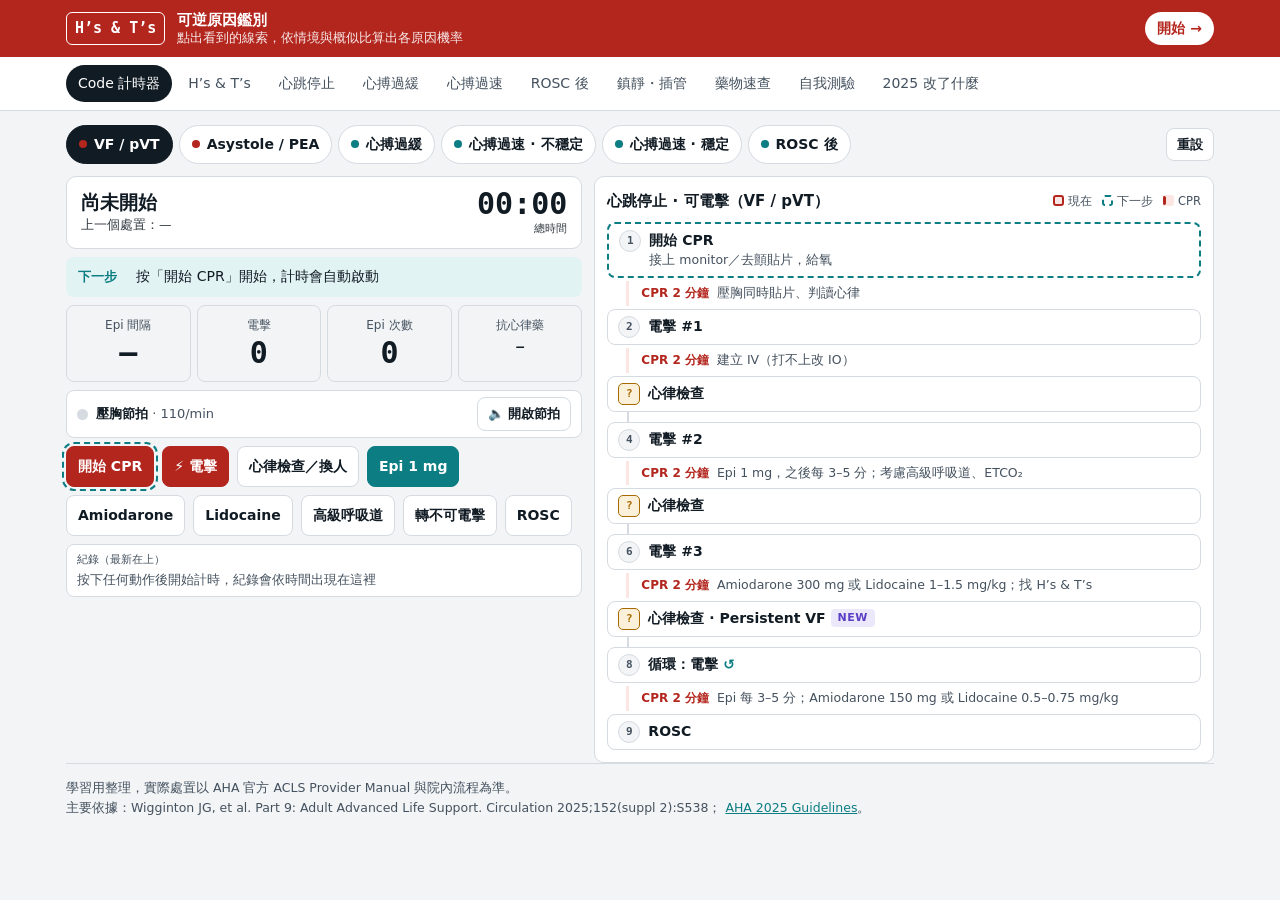
<file: site/tools/acls.html>
<!doctype html><html lang="zh-Hant"><head><meta charset=utf8><meta name=viewport content="width=device-width,initial-scale=1,viewport-fit=cover"><style>:root{color-scheme:light;box-sizing:border-box;padding-top:env(safe-area-inset-top,0px);padding-bottom:env(safe-area-inset-bottom,0px)}html{scroll-padding-top:env(safe-area-inset-top,0px)}body{margin:0;padding:0;font:14px -apple-system,BlinkMacSystemFont,sans-serif;background:#fff;color:#000}img{max-width:100%}[hidden]:not([hidden=until-found i]){display:none!important}</style></head><body>
<title>ACLS 輔助工具</title>
<meta name="claude:viewport-fit-sides" content="cover">
<style>
/* Layout: crash-cart reference card — sticky tab rail, one panel at a time, code timer as the hero tool */
:root{
  --bg:#f6f7f8; --surface:#ffffff; --ink:#18202a; --muted:#5b6673; --line:#dde2e8;
  --red:#c8202f; --red-soft:#fbe7e9; --teal:#0b7d83; --teal-soft:#e2f3f3; --amber:#a86a00; --amber-soft:#fbf0d9;
  --new:#5b3fc4; --new-soft:#ece8fb; --on-accent:#ffffff;
  --f-body:"Noto Sans TC",system-ui,-apple-system,"PingFang TC","Microsoft JhengHei",sans-serif;
  --f-mono:"JetBrains Mono",ui-monospace,Menlo,Consolas,monospace;
}
@media (prefers-color-scheme: dark){:root:not([data-theme="light"]){
  --bg:#11161c; --surface:#18202a; --ink:#e7ebef; --muted:#9aa6b2; --line:#2a3542;
  --red:#ff5a66; --red-soft:#3a1d22; --teal:#4cc4c9; --teal-soft:#16302f; --amber:#f0b445; --amber-soft:#352a14;
  --new:#a996ff; --new-soft:#25213d; --on-accent:#120a0c; color-scheme:dark}}
:root[data-theme="dark"]{
  --bg:#11161c; --surface:#18202a; --ink:#e7ebef; --muted:#9aa6b2; --line:#2a3542;
  --red:#ff5a66; --red-soft:#3a1d22; --teal:#4cc4c9; --teal-soft:#16302f; --amber:#f0b445; --amber-soft:#352a14;
  --new:#a996ff; --new-soft:#25213d; --on-accent:#120a0c; color-scheme:dark}
*{box-sizing:border-box}
body{background:var(--bg);color:var(--ink);font-family:var(--f-body);font-size:15px;line-height:1.65}
body::before{content:"";position:fixed;inset:0 0 auto;height:env(safe-area-inset-top,0px);z-index:10;background:var(--surface)}
.wrap{max-width:860px;margin:0 auto;padding-left:max(16px,env(safe-area-inset-left,0px));padding-right:max(16px,env(safe-area-inset-right,0px))}
header.top{padding-block:28px 18px}
.eyebrow{font-family:var(--f-mono);font-size:12px;letter-spacing:.08em;color:var(--red);text-transform:uppercase}
h1{font-size:clamp(26px,6vw,36px);font-weight:900;margin:4px 0 6px;text-wrap:balance;line-height:1.2}
.lede{color:var(--muted);margin:0;max-width:60ch}
nav.tabs{position:sticky;top:env(safe-area-inset-top,0px);z-index:5;background:var(--surface);border-bottom:1px solid var(--line)}
nav .row{display:flex;gap:4px;overflow-x:auto;scrollbar-width:none;padding-block:8px}
nav .row::-webkit-scrollbar{display:none}
nav button{flex:none;font:inherit;font-size:14px;font-weight:500;border:0;background:transparent;color:var(--muted);padding:7px 12px;border-radius:999px;cursor:pointer;white-space:nowrap}
nav button[aria-selected="true"]{background:var(--ink);color:var(--surface)}
nav button:focus-visible,button:focus-visible{outline:2px solid var(--teal);outline-offset:2px}
main{padding-block:22px 60px}
section.panel{display:flex;flex-direction:column;gap:18px}
h2{font-size:22px;font-weight:900;margin:0;text-wrap:balance}
h3{font-size:16px;font-weight:700;margin:0 0 6px;text-wrap:balance}
p{margin:0}
.card{background:var(--surface);border:1px solid var(--line);border-radius:10px;padding:16px}
.grid2{display:grid;grid-template-columns:repeat(auto-fit,minmax(min(100%,300px),1fr));gap:12px}
.grid2>*{min-width:0}
ul.tight{margin:0;padding-left:1.2em;display:flex;flex-direction:column;gap:4px}
.num{font-family:var(--f-mono);font-weight:700;font-variant-numeric:tabular-nums}
.tag{display:inline-block;font-size:11px;font-weight:700;letter-spacing:.05em;padding:1px 7px;border-radius:4px;vertical-align:2px;margin-right:4px}
.tag.new{background:var(--new-soft);color:var(--new)}
.tag.shock{background:var(--red-soft);color:var(--red)}
.tag.ns{background:var(--teal-soft);color:var(--teal)}
.tag.warn{background:var(--amber-soft);color:var(--amber)}
.change{display:grid;grid-template-columns:auto 1fr;gap:4px 12px;padding:12px 0;border-top:1px solid var(--line)}
.change:first-of-type{border-top:0}
.change .k{font-size:12px;font-weight:700;color:var(--new);font-family:var(--f-mono);padding-top:3px}
.change .old{color:var(--muted);font-size:13px}
/* timer */
.monitor{background:var(--surface);border:1px solid var(--line);border-radius:12px;padding:16px;display:flex;flex-direction:column;gap:14px}
.clocks{display:grid;grid-template-columns:repeat(auto-fit,minmax(96px,1fr));gap:10px}
.clock .val.sm{font-size:16px;line-height:1.9}
.scen{display:flex;flex-wrap:wrap;gap:6px}
.scen button{font:inherit;font-size:14px;font-weight:700;border:1px solid var(--line);background:var(--surface);color:var(--ink);padding:7px 12px;border-radius:999px;cursor:pointer}
.scen button::before{content:"";display:inline-block;width:8px;height:8px;border-radius:50%;margin-right:7px;background:var(--teal);vertical-align:1px}
.scen button.s::before{background:var(--red)}
.scen button[aria-checked="true"]{background:var(--ink);color:var(--surface);border-color:var(--ink)}
.rhsel{display:flex;flex-wrap:wrap;gap:6px;align-items:center}
.rhsel>span{font-size:12px;color:var(--muted);margin-right:4px}
.rhsel button{font:inherit;font-size:13px;font-weight:700;border:1px solid var(--line);background:var(--surface);color:var(--ink);padding:4px 10px;border-radius:999px;cursor:pointer}
.rhsel button[aria-pressed="true"]{border-color:var(--red);background:var(--red-soft);color:var(--red)}
.btn.sm{padding:5px 10px;font-size:13px}
.btn.suggest{outline:2px dashed var(--teal);outline-offset:2px}
body.compact header.top{display:none}
body.compact main.wrap,body.compact nav .wrap{max-width:1180px}
body.compact main{padding-block:12px 40px}
#p-timer{gap:10px}
.scrow{display:flex;gap:8px;align-items:center}
.scrow .scen{flex:1;min-width:0;flex-wrap:nowrap;overflow-x:auto;scrollbar-width:none;padding-block:2px}
.scrow .scen::-webkit-scrollbar{display:none}
.scen button{flex:none;white-space:nowrap}
.scrow #b-reset{flex:none}
.codegrid{display:grid;gap:12px;align-items:start}
.colL,.colR{display:flex;flex-direction:column;gap:8px;min-width:0}
.colR{background:var(--surface);border:1px solid var(--line);border-radius:10px;padding:12px}
@media (min-width:880px){.codegrid{grid-template-columns:minmax(0,5fr) minmax(0,6fr)}.colR{position:sticky;top:calc(env(safe-area-inset-top,0px) + 58px)}}
.phase{display:flex;justify-content:space-between;align-items:center;gap:12px;border-radius:10px;padding:10px 14px;background:var(--surface);border:1px solid var(--line)}
.phase.cpr{background:var(--red);border-color:var(--red);color:var(--on-accent)}
.phase.due{background:var(--amber-soft);border-color:var(--amber);color:var(--amber)}
.phase.act{border-color:var(--teal)}
.ph-l{min-width:0}
.ph-tag{font-weight:900;font-size:19px;line-height:1.3}
.ph-now{font-size:12.5px;opacity:.85;overflow:hidden;text-overflow:ellipsis;white-space:nowrap}
.ph-r{text-align:right;flex:none}
.ph-t{font-family:var(--f-mono);font-size:clamp(24px,8vw,30px);font-weight:700;line-height:1.1;font-variant-numeric:tabular-nums}
.ph-tl{font-size:11px;opacity:.85;white-space:nowrap}
.phase.cpr .ph-tag::before{content:"";display:inline-block;width:9px;height:9px;border-radius:50%;background:currentColor;margin-right:8px;vertical-align:2px;animation:beat 1s infinite}
@keyframes beat{0%,100%{opacity:1}50%{opacity:.25}}
.nextbar{background:var(--teal-soft);border-radius:8px;padding:8px 12px;font-size:14px;display:flex;flex-direction:column;gap:2px}
.nb-row{display:grid;grid-template-columns:3.6em 1fr;gap:8px}
.nb-row b{color:var(--teal);font-size:13px;padding-top:1px}
.nb-row span{min-width:0}
.nb-warn{color:var(--red);font-weight:700;font-size:13.5px}
.clocks{grid-template-columns:repeat(auto-fit,minmax(70px,1fr));gap:6px}
.clock{padding:5px 6px}
.clock .lab{font-size:11px;white-space:nowrap;overflow:hidden;text-overflow:ellipsis}
.clock .val{font-size:18px;white-space:nowrap}
.clock .val.sm{font-size:13px;line-height:1.35;white-space:normal;padding-block:3px}
.btns{gap:6px}
.btns .btn{padding:8px 11px;font-size:14px}
.btn.suggest{outline:2px dashed var(--teal);outline-offset:2px}
.snd{display:flex;align-items:center;gap:8px;flex-wrap:wrap;border:1px solid var(--line);border-radius:8px;background:var(--surface);padding:6px 10px}
.snd-dot{width:11px;height:11px;border-radius:50%;background:var(--line);flex:none}
.snd-dot.on{background:var(--teal);box-shadow:0 0 0 3px var(--teal-soft)}
.snd-dot.al{background:var(--red);box-shadow:0 0 0 3px var(--red-soft)}
.snd-lab{flex:1;min-width:10em;font-size:13px;color:var(--muted);line-height:1.4}
.snd-lab b{color:var(--ink)}
.snd button[aria-pressed="true"]{background:var(--teal);border-color:var(--teal);color:var(--on-accent)}
.logbox{border:1px solid var(--line);border-radius:8px;background:var(--surface);padding:6px 10px}
.loglab{font-size:11px;color:var(--muted)}
.logbox .log{border-top:0;padding-top:2px;max-height:4.6em;font-size:12.5px;line-height:1.5}
.flowhead{display:flex;justify-content:space-between;align-items:center;gap:8px;flex-wrap:wrap}
.flowhead h3{margin:0;font-size:15px}
.legend{font-size:11.5px;color:var(--muted);display:flex;gap:10px;flex-wrap:wrap}
.lg{display:inline-block;width:11px;height:11px;border-radius:3px;border:2px solid var(--line);vertical-align:-1px;margin-right:4px}
.lg.cur{border-color:var(--red);background:var(--red-soft)}
.lg.nx{border:2px dashed var(--teal)}
.lg.cp{border-color:var(--red-soft);background:var(--red-soft);border-left:3px solid var(--red)}
.flow2{display:flex;flex-direction:column}
.nd,.donesum{display:grid;grid-template-columns:22px 1fr;gap:8px;align-items:start;padding:6px 10px;border:1px solid var(--line);border-radius:8px;background:var(--surface);transition:background .2s,border-color .2s}
.nd .b,.donesum .b{width:22px;height:22px;border-radius:50%;display:grid;place-items:center;font-family:var(--f-mono);font-weight:700;font-size:11px;background:var(--bg);color:var(--muted);border:1px solid var(--line)}
.nd .bd{min-width:0}
.nd .tt{font-weight:700;font-size:14px;line-height:1.45}
.nd .dt{font-size:12.5px;color:var(--muted);line-height:1.5;margin-top:1px}
.nd .loop{color:var(--teal);font-weight:700}
.nd.dec .b{border-radius:5px;background:var(--amber-soft);color:var(--amber);border-color:var(--amber)}
.nd.done{opacity:.5}
.nd.done .b,.donesum .b{background:var(--ink);color:var(--surface);border-color:var(--ink)}
.donesum{opacity:.55;font-size:12.5px;border-style:dashed;align-items:center}
.donesum span:last-child{min-width:0}
.nd.nx{border:2px dashed var(--teal)}
.nd.cur{border:2px solid var(--red);box-shadow:0 0 0 3px var(--red-soft)}
.nd.cur .b{background:var(--red);color:var(--on-accent);border-color:var(--red)}
.nd.cur .dt{color:var(--ink)}
.nd.peek{background:var(--amber-soft);opacity:1}
.cn.ar{height:10px;margin-left:20px;border-left:2px solid var(--line)}
.cn.cpr{margin:3px 0 3px 19px;padding:3px 10px 3px 12px;border-left:3px solid var(--red-soft);display:flex;flex-wrap:wrap;gap:0 8px;align-items:baseline;font-size:12.5px;color:var(--muted);line-height:1.5}
.cn.cpr .cl{font-weight:700;color:var(--red);font-size:12px;white-space:nowrap}
.cn.cpr .cx{min-width:0}
.cn.cpr.on{border-left-color:var(--red);background:var(--red-soft);border-radius:0 8px 8px 0;color:var(--ink);padding-block:6px}
.cn.cpr.on .cl::before{content:"● ";animation:beat 1s infinite}
.cn.cpr .ct{font-family:var(--f-mono);font-weight:700;color:var(--red);font-size:12.5px;font-variant-numeric:tabular-nums}
.cn.cpr.due .ct{color:var(--amber)}
.cn.cpr .pg{order:9;flex-basis:100%;height:4px;background:var(--surface);border-radius:2px;overflow:hidden;display:block;margin-top:4px}
.cn.cpr .pg i{display:block;height:100%;width:0;background:var(--red);transition:width .4s linear}
.cn.cpr.due .pg i{background:var(--amber)}
.clock{border:1px solid var(--line);border-radius:8px;padding:10px;text-align:center}
.clock .lab{font-size:12px;color:var(--muted)}
.clock .val{font-family:var(--f-mono);font-size:clamp(20px,6vw,30px);font-weight:700;font-variant-numeric:tabular-nums;line-height:1.2}
.clock.alert{border-color:var(--red);background:var(--red-soft)}
.clock.alert .val{color:var(--red)}
.btns{display:flex;flex-wrap:wrap;gap:8px}
.btn{font:inherit;font-size:14px;font-weight:700;border:1px solid var(--line);background:var(--surface);color:var(--ink);padding:9px 14px;border-radius:8px;cursor:pointer}
.btn:hover{border-color:var(--ink)}
.btn.primary{background:var(--red);border-color:var(--red);color:var(--on-accent)}
.btn.teal{background:var(--teal);border-color:var(--teal);color:var(--on-accent)}
.log{font-family:var(--f-mono);font-size:13px;max-height:180px;overflow-y:auto;border-top:1px solid var(--line);padding-top:8px;display:flex;flex-direction:column;gap:2px}
.log:empty::before{content:"按下任何動作後開始計時，紀錄會依時間出現在這裡";color:var(--muted);font-family:var(--f-body)}
.hint{font-size:13px;color:var(--muted)}
/* algorithm stepper */
.flow{display:flex;flex-direction:column;gap:0}
.step{display:grid;grid-template-columns:34px 1fr;gap:12px;padding:12px 0;border-top:1px dashed var(--line)}
.step:first-child{border-top:0}
.step .n{width:28px;height:28px;border-radius:50%;display:grid;place-items:center;font-family:var(--f-mono);font-weight:700;font-size:13px;background:var(--ink);color:var(--surface)}
.step.s .n{background:var(--red);color:#fff}
.step.t .n{background:var(--teal);color:#fff}
.lnk{font:inherit;font-size:13px;border:0;background:none;color:var(--hub-brand);cursor:pointer;padding:0;text-decoration:underline;text-underline-offset:2px}
.sedbar{display:flex;flex-wrap:wrap;align-items:center;gap:8px 14px;margin:12px 0;padding:10px 14px;background:var(--surface);border:1px solid var(--line);border-radius:10px}
.sedwt{display:inline-flex;align-items:center;gap:6px;font-size:14px;font-weight:600}
.sedwt input{font:inherit;font-family:var(--f-mono);font-variant-numeric:tabular-nums;width:4.6em;padding:7px 8px;text-align:right;border:1px solid var(--line);border-radius:8px;background:var(--bg);color:var(--ink)}
.sedchips{display:flex;flex-wrap:wrap;gap:6px}
.sedchips button{font:inherit;font-size:13px;min-height:36px;border:1px solid var(--line);background:var(--surface);color:var(--ink);padding:4px 12px;border-radius:8px;cursor:pointer}
.sedchips button[aria-pressed="true"]{border-color:var(--amber);background:var(--amber-soft);font-weight:600}
@media (pointer:coarse){.sedchips button,.sedwt input{min-height:44px}.lnk{display:inline-flex;align-items:center;min-height:44px;padding:0 4px}}
.sedpre{margin-bottom:6px}
.sedh{font-size:16px;margin:22px 0 2px}
.sedgrid{display:grid;grid-template-columns:repeat(auto-fit,minmax(min(100%,300px),1fr));gap:10px;margin-top:10px}
.sedi{background:var(--surface);border:1px solid var(--line);border-radius:10px;padding:12px 14px;display:grid;gap:5px;align-content:start;min-width:0}
.sedi.adj{border-color:var(--amber)}
.sedi.x{border-color:var(--red)}
.sedn{font-weight:700;font-size:15px}
.sedo{font-family:var(--f-mono);font-size:13px;overflow-wrap:anywhere}
.sedi.x .sedo{text-decoration:line-through;color:var(--muted)}
.sedk{font-size:15px}
.sedd,.sedm{font-size:13px;color:var(--muted)}
.sedm b,.sedx b{margin-right:6px;font-weight:600;color:var(--ink)}
.sedx{font-size:13px;padding:4px 8px;border-radius:6px;background:var(--amber-soft)}
.sedx.bad{background:var(--red-soft)}
.split{display:grid;grid-template-columns:repeat(auto-fit,minmax(min(100%,300px),1fr));gap:12px}
.lane{border-radius:10px;padding:14px;border:1px solid var(--line);background:var(--surface);min-width:0}
.lane.s{border-top:4px solid var(--red)}
.lane.t{border-top:4px solid var(--teal)}
table{border-collapse:collapse;width:100%;font-size:14px}
.tbl{overflow-x:auto;background:var(--surface);border:1px solid var(--line);border-radius:10px}
th,td{text-align:left;padding:9px 12px;border-bottom:1px solid var(--line);vertical-align:top}
th{font-size:12px;letter-spacing:.04em;color:var(--muted);font-weight:700;white-space:nowrap}
tr:last-child td{border-bottom:0}
td:first-child{font-weight:700;white-space:nowrap}
.ht{display:grid;grid-template-columns:repeat(auto-fit,minmax(min(100%,180px),1fr));gap:8px}
.ht div{background:var(--surface);border:1px solid var(--line);border-radius:8px;padding:10px 12px}
.ht b{font-family:var(--f-mono);color:var(--red);margin-right:6px}
.ht small{display:block;color:var(--muted);font-size:12.5px;line-height:1.5;margin-top:2px}
/* quiz */
.q{display:flex;flex-direction:column;gap:10px}
.opts{display:flex;flex-direction:column;gap:8px}
.opt{font:inherit;text-align:left;border:1px solid var(--line);background:var(--surface);color:var(--ink);padding:10px 12px;border-radius:8px;cursor:pointer}
.opt:hover:not(:disabled){border-color:var(--ink)}
.opt.right{border-color:var(--teal);background:var(--teal-soft)}
.opt.wrong{border-color:var(--red);background:var(--red-soft)}
.opt:disabled{cursor:default}
.explain{font-size:14px;background:var(--bg);border-radius:8px;padding:10px 12px}
.score{font-family:var(--f-mono);font-size:13px;color:var(--muted)}
.foot{font-size:12.5px;color:var(--muted);border-top:1px solid var(--line);padding-top:14px}
.foot a{color:var(--teal)}
@media (prefers-reduced-motion:reduce){*{transition:none!important;animation:none!important}}
/* H's & T's guided differential — reuses the crash-cart tokens above */
main.wrap:has(#p-ht:not([hidden])){max-width:1080px}
#dx{display:flex;flex-direction:column;gap:14px}
.dx-top{display:flex;justify-content:space-between;align-items:center;gap:10px;flex-wrap:wrap}
.dlab{font-size:11.5px;font-weight:700;letter-spacing:.06em;color:var(--muted);margin-bottom:2px}
.stepper{display:flex;gap:4px;overflow-x:auto;scrollbar-width:none;border-bottom:1px solid var(--line);padding-bottom:8px}
.stepper::-webkit-scrollbar{display:none}
.stepper button{flex:none;display:inline-flex;align-items:center;gap:6px;font:inherit;font-size:13.5px;font-weight:500;border:0;background:transparent;color:var(--muted);padding:5px 10px 5px 5px;border-radius:999px;cursor:pointer;white-space:nowrap}
.stepper .sn{width:22px;height:22px;border-radius:50%;display:grid;place-items:center;font-family:var(--f-mono);font-size:11.5px;font-weight:700;border:1px solid var(--line);background:var(--surface);color:var(--muted)}
.stepper button[aria-current="step"]{background:var(--ink);color:var(--surface);font-weight:700}
.stepper button[aria-current="step"] .sn{background:var(--red);border-color:var(--red);color:var(--on-accent)}
.stepper .cnt{font-family:var(--f-mono);font-size:11px;font-weight:700;background:var(--teal-soft);color:var(--teal);border-radius:999px;padding:0 6px}
.dxgrid{display:grid;gap:14px;align-items:start}
.dxmain{display:flex;flex-direction:column;gap:12px;min-width:0}
.rank{background:var(--surface);border:1px solid var(--line);border-radius:10px;padding:10px 12px;min-width:0}
@media (min-width:880px){
  .dxgrid{grid-template-columns:minmax(0,7fr) minmax(0,5fr)}
  .rank{position:sticky;top:calc(env(safe-area-inset-top,0px) + 62px);max-height:calc(100vh - 80px);overflow-y:auto}
}
.lead{display:flex;flex-wrap:wrap;gap:6px;align-items:center;font-size:13px}
.lead .ll{font-size:11.5px;font-weight:700;letter-spacing:.06em;color:var(--muted);margin-right:2px}
.lc{font-weight:700;padding:2px 9px;border-radius:999px;background:var(--teal-soft);color:var(--teal)}
.lc.hi{background:var(--red-soft);color:var(--red)}
.lc.md{background:var(--amber-soft);color:var(--amber)}
.sq h3{font-size:18px;margin:2px 0 0}
.coach{background:var(--teal-soft);border-radius:8px;padding:10px 12px;font-size:14px;line-height:1.65}
.chips{display:flex;flex-direction:column;gap:6px}
.chip{display:grid;grid-template-columns:20px minmax(0,1fr);gap:10px;align-items:start;text-align:left;font:inherit;border:1px solid var(--line);background:var(--surface);color:var(--ink);padding:9px 12px;border-radius:8px;cursor:pointer}
.chip:hover{border-color:var(--ink)}
.chip .ck{width:18px;height:18px;border-radius:5px;border:2px solid var(--line);margin-top:3px;display:grid;place-items:center;font-size:12px;line-height:1;color:var(--on-accent)}
.chip .t{font-weight:700;font-size:14.5px;line-height:1.45}
.chip small{display:block;color:var(--muted);font-size:12.5px;line-height:1.5}
.chip[aria-pressed="true"]{border-color:var(--teal);background:var(--teal-soft)}
.chip[aria-pressed="true"] .ck{background:var(--teal);border-color:var(--teal)}
.chip[aria-pressed="true"] .ck::after{content:"✓"}
.why{border:1px solid var(--line);border-radius:8px;padding:10px 12px;background:var(--surface);font-size:14px;display:flex;flex-direction:column;gap:6px}
.why .wt{font-weight:700}
.efs{display:flex;flex-wrap:wrap;gap:4px}
.ef{font-family:var(--f-mono);font-size:12px;font-weight:700;padding:1px 7px;border-radius:4px;background:var(--bg);color:var(--muted)}
.ef.up{background:var(--red-soft);color:var(--red)}
.ef.dn{background:var(--teal-soft);color:var(--teal)}
.navb{display:flex;gap:8px;justify-content:space-between;flex-wrap:wrap}
.btn:disabled{opacity:.4;cursor:default}
.rkhead{display:flex;justify-content:space-between;align-items:baseline;gap:8px;flex-wrap:wrap;padding-bottom:6px;border-bottom:1px solid var(--line)}
.rkhead h3{margin:0;font-size:15px}
.rk{border-bottom:1px solid var(--line)}
.rk:last-child{border-bottom:0}
.rkb{display:grid;grid-template-columns:minmax(0,1fr) auto;gap:4px 8px;width:100%;text-align:left;font:inherit;background:transparent;border:0;color:var(--ink);padding:8px 2px;cursor:pointer}
.rkb .nm{font-size:14px;font-weight:700;min-width:0}
.lt{font-family:var(--f-mono);color:var(--red);margin-right:6px}
.zh{font-weight:500;color:var(--muted);font-size:12.5px}
.rkb .pv{display:flex;flex-direction:column;align-items:flex-end;line-height:1.2;white-space:nowrap}
.rkb .pc{font-family:var(--f-mono);font-weight:700;font-size:15px;font-variant-numeric:tabular-nums}
.rkb .rg{font-family:var(--f-mono);font-size:11px;color:var(--muted);font-variant-numeric:tabular-nums}
.rkb .bar{grid-column:1/-1;position:relative;height:6px;border-radius:3px;background:var(--bg);overflow:hidden;color:var(--teal)}
.rkb .bar .band{position:absolute;top:0;bottom:0;background:currentColor;opacity:.22}
.rkb .bar .pt{position:absolute;left:0;top:0;bottom:0;background:currentColor;transition:width .3s}
.rk.hi .bar,.rk.hi .pc{color:var(--red)}
.rk.md .bar,.rk.md .pc{color:var(--amber)}
.rk.lo .bar,.rk.lo .pc{color:var(--teal)}
.rk.none .bar{color:var(--muted)}
.rk.none .nm,.rk.none .pc{opacity:.6}
.setrow{display:flex;align-items:center;gap:8px;flex-wrap:wrap}
.setrow .ll{font-size:11.5px;font-weight:700;letter-spacing:.06em;color:var(--muted)}
.seg{display:inline-flex;flex-wrap:wrap;border:1px solid var(--line);border-radius:999px;padding:3px;background:var(--surface)}
.seg button{font:inherit;font-size:13.5px;font-weight:700;border:0;background:transparent;color:var(--muted);padding:6px 13px;border-radius:999px;cursor:pointer}
.seg button[aria-pressed="true"]{background:var(--ink);color:var(--surface)}
.gt{font-size:11px;font-weight:700;color:var(--muted);white-space:nowrap}
.gt.L{color:var(--teal)}
.gt.U{color:var(--amber)}
details.method{border-top:1px solid var(--line);padding-top:12px}
details.method summary{cursor:pointer;font-weight:700;font-size:14px;color:var(--teal)}
.mbody{display:flex;flex-direction:column;gap:8px;margin-top:10px;font-size:14px;max-width:72ch}
.refs{margin:0;padding-left:1.2em;display:flex;flex-direction:column;gap:4px;font-size:13px}
.refs a{color:var(--teal)}
.rk.open .rkb .nm{opacity:1}
.rkd{padding:2px 2px 12px;display:flex;flex-direction:column;gap:8px}
.dsec p{margin:0;font-size:14px;line-height:1.65}
.dsec.warn .dlab{color:var(--amber)}
.evl{list-style:none;margin:0;padding:0;display:flex;flex-direction:column;gap:3px;font-size:13.5px}
.evl li{display:grid;grid-template-columns:2.6em minmax(0,1fr);gap:6px}
.ev{font-family:var(--f-mono);font-size:12px;font-weight:700;text-align:center;border-radius:4px;padding:1px 0;background:var(--bg);color:var(--muted);align-self:start}
.ev.up{background:var(--red-soft);color:var(--red)}
.ev.dn,.ev.ok{background:var(--teal-soft);color:var(--teal)}
.dcard{background:var(--surface);border:1px solid var(--line);border-radius:10px;padding:14px;display:flex;flex-direction:column;gap:10px}
.dcard.hi{border-color:var(--red)}
.dch{display:flex;align-items:center;gap:10px;flex-wrap:wrap}
.dch h3{margin:0;flex:1;min-width:0}
.rkn{width:24px;height:24px;border-radius:50%;display:grid;place-items:center;font-family:var(--f-mono);font-weight:700;font-size:12px;background:var(--ink);color:var(--surface);flex:none}
.dcard .sc{font-family:var(--f-mono);font-size:12px;color:var(--muted)}
.htgo{align-self:flex-start}
.htbanner{background:var(--red);color:var(--on-accent)}
.htbanner .wrap{padding-block:8px}
.hb{display:grid;grid-template-columns:auto minmax(0,1fr) auto;align-items:center;gap:12px;width:100%;font:inherit;text-align:left;background:transparent;border:0;color:inherit;cursor:pointer;padding:2px 0}
.hb-k{font-family:var(--f-mono);font-weight:700;font-size:15px;border:1.5px solid currentColor;border-radius:6px;padding:3px 8px;white-space:nowrap}
.hb-t{display:flex;flex-direction:column;line-height:1.35;min-width:0}
.hb-t b{font-size:15px}
.hb-t span{font-size:12.5px;opacity:.9}
.hb-go{font-weight:700;font-size:14px;white-space:nowrap;background:var(--on-accent);color:var(--red);border-radius:999px;padding:5px 12px}
.hb:focus-visible{outline:2px solid var(--on-accent);outline-offset:3px}
body.on-ht .htbanner{display:none}
body.compact .htbanner .wrap{max-width:1180px}
@media (max-width:420px){.hb-t span{display:none}}
</style>
<style id="hub-base">/*hub-common:start*/
/* 臨床輔助決策工具 · 共用設計基底 v2（正本：shared/hub-common.css，由 scripts/sync_shared.py 寫進每個 HTML，不要直接改 HTML 裡這一段）
   原則：顏色只用來表達臨床意義（紅＝危急、琥珀＝注意、綠＝正常／完成）；介面本身只有一個品牌色（墨藍）和一組帶藍調的中性灰。
   字體：系統字（iPhone = 蘋方，Android = Noto Sans CJK），不下載網路字型。形狀：小圓角、細線、不用陰影堆層次。 */
:root{
  --hub-bg:#F2F4F6; --hub-surface:#FFFFFF; --hub-surface2:#E8ECF0; --hub-ink:#111B24; --hub-ink2:#44515E; --hub-ink3:#687685; --hub-line:#D5DBE1;
  --hub-brand:#1F4E79; --hub-brand-soft:#E1EAF3; --hub-on-brand:#FFFFFF;
  --hub-bad:#B3261E; --hub-bad-soft:#FBE6E4; --hub-warn:#8F5600; --hub-warn-soft:#FBEFD9; --hub-ok:#1D7A3E; --hub-ok-soft:#E1F2E6;
  --hub-code:#B3261E; --hub-code-soft:#FBE6E4;
  --hub-p1:#B3322B; --hub-p2:#B26A12; --hub-p3:#4F6B8A; --hub-p4:#7F8791;
  --hub-sans:-apple-system,BlinkMacSystemFont,"PingFang TC","Noto Sans TC","Noto Sans CJK TC","Microsoft JhengHei",Roboto,system-ui,sans-serif;
  --hub-mono:ui-monospace,"SF Mono",SFMono-Regular,Menlo,Consolas,"Roboto Mono","Droid Sans Mono",monospace;
  --hub-ease:cubic-bezier(.2,.8,.2,1); --hub-dur:.16s; --hub-r:8px; --hub-r-lg:12px;
  /* 舊的各工具辨識色：全部指到同一個品牌色（工具各自的對應層還在用這些名字） */
  --hub-pilot:var(--hub-brand); --hub-pilot-soft:var(--hub-brand-soft); --hub-consult:var(--hub-brand); --hub-consult-soft:var(--hub-brand-soft);
  --hub-meds:var(--hub-brand); --hub-meds-soft:var(--hub-brand-soft); --hub-labs:var(--hub-brand); --hub-labs-soft:var(--hub-brand-soft);
  --hub-todo:var(--hub-brand); --hub-todo-soft:var(--hub-brand-soft);
}
@media (prefers-color-scheme:dark){:root:not([data-theme="light"]){
  --hub-bg:#0D1218; --hub-surface:#141B23; --hub-surface2:#1C2530; --hub-ink:#E2E8EE; --hub-ink2:#A1ADBA; --hub-ink3:#7B8896; --hub-line:#28323E;
  --hub-brand:#8FB8E3; --hub-brand-soft:#17293D; --hub-on-brand:#0B1622;
  --hub-bad:#FF7A70; --hub-bad-soft:#3A1B19; --hub-warn:#F0B04A; --hub-warn-soft:#352812; --hub-ok:#6CCF8E; --hub-ok-soft:#15301F;
  --hub-code:#FF7A70; --hub-code-soft:#3A1B19;
  --hub-p1:#EF6A5E; --hub-p2:#E3A04A; --hub-p3:#8FABC9; --hub-p4:#98A2AD; color-scheme:dark}}
:root[data-theme="dark"]{
  --hub-bg:#0D1218; --hub-surface:#141B23; --hub-surface2:#1C2530; --hub-ink:#E2E8EE; --hub-ink2:#A1ADBA; --hub-ink3:#7B8896; --hub-line:#28323E;
  --hub-brand:#8FB8E3; --hub-brand-soft:#17293D; --hub-on-brand:#0B1622;
  --hub-bad:#FF7A70; --hub-bad-soft:#3A1B19; --hub-warn:#F0B04A; --hub-warn-soft:#352812; --hub-ok:#6CCF8E; --hub-ok-soft:#15301F;
  --hub-code:#FF7A70; --hub-code-soft:#3A1B19;
  --hub-p1:#EF6A5E; --hub-p2:#E3A04A; --hub-p3:#8FABC9; --hub-p4:#98A2AD; color-scheme:dark}
/* 各工具自己的強調色、強調色上的字，一律跟品牌色走（查房板的 --ac 也是） */
html:root:root{--ac:var(--hub-brand);--ac-soft:var(--hub-brand-soft);--accent-ink:var(--hub-on-brand)}
/* Android：內嵌在別的網頁裡時，往下拉不要帶動外層頁面（下拉重新整理）；左右方向不設，手機上工具之間才能左右滑 */
html{overscroll-behavior-y:contain}
:focus-visible{outline:2px solid var(--hub-brand);outline-offset:2px}
@media (pointer:fine){*{scrollbar-width:thin;scrollbar-color:var(--hub-line) transparent}}

/* 觸控：點擊不延遲、不閃灰框、iPhone 不自動放大字 */
html{-webkit-tap-highlight-color:transparent;touch-action:manipulation;-webkit-text-size-adjust:100%;text-size-adjust:100%}
body{-webkit-font-smoothing:antialiased;text-rendering:optimizeSpeed}
::selection{background:color-mix(in srgb,var(--hub-accent,var(--hub-ink)) 22%,transparent)}
/* iPhone 點進字小於 16px 的輸入框會自動放大、而且不會縮回來：觸控裝置上所有輸入框一律 ≥16px */
@media (pointer:coarse){input:not([type="checkbox"]):not([type="radio"]):not([type="range"]),textarea,select{font-size:max(16px,1em)!important}}
/* 共用動畫：按下去微縮、顏色淡入淡出（低權重，工具自己的設定優先） */
:where(button,.btn,.chip,.card,summary,[role="tab"],a){transition:background-color var(--hub-dur) var(--hub-ease),border-color var(--hub-dur) var(--hub-ease),color var(--hub-dur) var(--hub-ease),box-shadow var(--hub-dur) var(--hub-ease),opacity var(--hub-dur) var(--hub-ease),transform .12s var(--hub-ease)}
:where(button,.btn,.chip,[role="tab"]):active:not(:disabled){transform:scale(.97)}
@keyframes hub-in{from{opacity:0;transform:translateY(6px)}}
@keyframes hub-pop{0%{transform:scale(1)}40%{transform:scale(1.18)}100%{transform:scale(1)}}
.hub-toast{position:fixed;left:16px;right:16px;margin:0 auto;width:fit-content;bottom:calc(20px + env(safe-area-inset-bottom,0px));z-index:60;max-width:min(520px,calc(100% - 32px));box-sizing:border-box;display:flex;gap:10px;align-items:center;background:var(--hub-ink);color:var(--hub-bg);font:500 14px/1.4 var(--hub-sans);padding:10px 14px;border-radius:var(--hub-r);box-shadow:0 6px 20px rgba(0,0,0,.22);animation:hub-in .22s var(--hub-ease)}
/* 待辦設定按鈕：跟待辦表的快速新增同一套（立即／緊急／待辦／有空，點緊急或待辦展開倒數） */
.hp{display:flex;flex-direction:column;gap:8px;min-width:0}
.hp-row{display:grid;grid-template-columns:repeat(4,minmax(0,1fr));gap:6px}
.hp-pr{--pc:var(--hub-p3);display:flex;flex-direction:column;align-items:center;justify-content:center;min-width:0;min-height:46px;padding:4px;border:1px solid color-mix(in srgb,var(--pc) 45%,var(--hub-line));border-radius:var(--hub-r);background:transparent;color:var(--pc);font:500 15px/1.2 var(--hub-sans);cursor:pointer}
.hp-pr[data-p="1"]{--pc:var(--hub-p1)}.hp-pr[data-p="2"]{--pc:var(--hub-p2)}.hp-pr[data-p="4"]{--pc:var(--hub-p4)}
.hp-pr small{font-size:12px;font-variant-numeric:tabular-nums}
.hp-pr small:empty{display:none}
.hp-pr[aria-pressed="true"]{background:var(--pc);border-color:var(--pc);color:var(--hub-surface)}
.hp-tm{display:flex;gap:6px;overflow-x:auto;overscroll-behavior-x:contain;scrollbar-width:none;padding:2px}
.hp-tm::-webkit-scrollbar{display:none}
.hp-c{flex:none;min-height:40px;border:1px solid var(--hub-line);background:transparent;border-radius:var(--hub-r);padding:6px 14px;font:15px/1 var(--hub-sans);color:var(--hub-ink);white-space:nowrap;cursor:pointer;font-variant-numeric:tabular-nums}
.hp-c[aria-pressed="true"]{background:var(--hub-ink);border-color:var(--hub-ink);color:var(--hub-bg)}
.hp input{flex:none;font:16px var(--hub-sans);min-height:40px;padding:5px 10px;border-radius:var(--hub-r);border:1px solid var(--hub-line);background:var(--hub-bg);color:var(--hub-ink);width:80px;text-align:center}
.hp-dt{display:flex;gap:6px}
.hp-dt input[type="date"]{flex:1 1 9.5em;width:auto;max-width:12em}
.hp-dt input[type="time"]{width:7em}
/* 右滑加入待辦 */
[data-swipe]{position:relative;touch-action:pan-y}
[data-swipe].sw-drag{transition:none!important}
[data-swipe].sw-back{transition:transform .22s var(--hub-ease)!important}
[data-swipe]::before{content:"＋ 待辦";position:absolute;top:0;bottom:0;right:100%;width:var(--sw,0px);display:flex;align-items:center;justify-content:flex-end;padding-right:12px;box-sizing:border-box;background:var(--hub-todo);color:var(--hub-surface);font:700 14px/1 var(--hub-sans);white-space:nowrap;overflow:hidden;opacity:var(--swo,0);pointer-events:none}
[data-swipe].sw-arm::before{content:"放開加入"}
body.sw-on{-webkit-user-select:none;user-select:none}
@keyframes hub-flash{from{background-color:var(--hub-todo-soft);box-shadow:inset 4px 0 0 var(--hub-todo)}}
.sw-done{animation:hub-flash .9s var(--hub-ease)}
@media (prefers-reduced-motion:reduce){*,*::before,*::after{animation-duration:.001ms!important;animation-iteration-count:1!important;transition-duration:.001ms!important}}
/*hub-common:end*/

html:root:root{--bg:var(--hub-bg);--surface:var(--hub-surface);--line:var(--hub-line);--ink:var(--hub-ink);--muted:var(--hub-ink2);--red:var(--hub-code);--red-soft:var(--hub-code-soft);--hub-accent:var(--hub-code);--f-body:var(--hub-sans);--f-mono:var(--hub-mono)}
</style>


<div class="wrap"><header class="top">
  <div class="eyebrow">AHA 2025 Guidelines · Adult ALS</div>
  <h1>ACLS 輔助工具</h1>
  <p class="lede">急救現場用的計時、鑑別與速查。依 2025 AHA CPR &amp; ECC Guidelines（Circulation 2025;152 suppl 2）整理。整體架構沿用 2020，改的是細節：給藥途徑、電擊策略、心律轉換能量、ROSC 後照護。紫色 <span class="tag new">NEW</span> 標示 2025 新增或修訂。</p>
</header></div>

<div class="htbanner"><div class="wrap"><button class="hb" data-goto="ht"><span class="hb-k">H’s &amp; T’s</span><span class="hb-t"><b>可逆原因鑑別</b><span>點出看到的線索，依情境與概似比算出各原因機率</span></span><span class="hb-go">開始 →</span></button></div></div>

<nav class="tabs" aria-label="章節"><div class="wrap"><div class="row" role="tablist" id="tabs">
  <button role="tab" data-t="timer" aria-selected="true">Code 計時器</button>
  <button role="tab" data-t="ht">H’s &amp; T’s</button>
  <button role="tab" data-t="arrest">心跳停止</button>
  <button role="tab" data-t="brady">心搏過緩</button>
  <button role="tab" data-t="tachy">心搏過速</button>
  <button role="tab" data-t="rosc">ROSC 後</button>
  <button role="tab" data-t="sed">鎮靜・插管</button>
  <button role="tab" data-t="drugs">藥物速查</button>
  <button role="tab" data-t="quiz">自我測驗</button>
  <button role="tab" data-t="new">2025 改了什麼</button>
</div></div></nav>

<main class="wrap">

<!-- TIMER -->
<section class="panel" id="p-timer">
  <div class="scrow">
    <div class="scen" id="scen" role="radiogroup" aria-label="選擇情境"></div>
    <button class="btn sm" id="b-reset">重設</button>
  </div>
  <div class="codegrid">
    <div class="colL">
      <div id="phase"></div>
      <div class="nextbar" id="nextbar"></div>
      <div class="clocks" id="clocks"></div>
      <div id="extra"></div>
      <div class="snd" id="snd">
        <span class="snd-dot" id="snd-dot" aria-hidden="true"></span>
        <span class="snd-lab" id="snd-lab"><b>壓胸節拍</b> · 110/min</span>
        <button class="btn sm" id="snd-cpr" aria-pressed="false">🔈 開啟節拍</button>
      </div>
      <div class="btns" id="actions"></div>
      <div class="logbox"><div class="loglab">紀錄（最新在上）</div><div class="log" id="log" aria-live="polite"></div></div>
    </div>
    <div class="colR">
      <div class="flowhead"><h3 id="flow-title">流程</h3><span class="legend"><span><i class="lg cur"></i>現在</span><span><i class="lg nx"></i>下一步</span><span><i class="lg cp"></i>CPR</span></span></div>
      <div class="flow2" id="fc"></div>
    </div>
  </div>
</section>

<!-- NEW -->
<section class="panel" id="p-new" hidden>
  <h2>2025 改了什麼</h2>
  <div class="card">
    <div class="change"><div class="k">給藥途徑</div><div><b>IV 優先，IV 打不上才用 IO。</b>急救中不建議放 central line；經氣管內管給藥已從 ACLS 移除（吸收不可靠）。<div class="old">2020：IV 優先，IO 可接受；ET 給藥仍列為備案</div></div></div>
    <div class="change"><div class="k">持續性 VF</div><div><b>新定義「persistent VF」：電擊 ≥3 次仍 VF/pVT。</b>可考慮改貼片向量（前-側 → 前-後）或雙重連續電擊（DSED），均為 Class IIb，前提是基本功都做到位。</div></div>
    <div class="change"><div class="k">不穩定 AF/AFL</div><div><b>同步整流起始能量提高到 ≥200 J。</b>低能量首擊成功率較低、且較易惡化為 VF。<div class="old">2020：AF 起始 120–200 J</div></div></div>
    <div class="change"><div class="k">穩定寬 QRS</div><div><b>Sotalol 從建議藥物中移除。</b>無專家可會診時以 procainamide 或 amiodarone 為主。</div></div>
    <div class="change"><div class="k">POCUS</div><div>只在不中斷壓胸、不延遲電擊、由有經驗者快速操作時使用，目的是找可逆原因（tamponade、tension PTX、大面積 PE、低血容）。不可單獨作為終止急救依據。</div></div>
    <div class="change"><div class="k">體溫</div><div><b>改以「預防發燒」為核心，目標 32–37.5 °C。</b><div class="old">2020：TTM 32–36 °C</div></div></div>
    <div class="change"><div class="k">ROSC 氧合</div><div>明確避免低血氧與高血氧，SpO₂ 目標約 <span class="num">90–98%</span>；MAP ≥ <span class="num">65</span> mmHg，並看 lactate 等灌流指標。</div></div>
    <div class="change"><div class="k">心導管</div><div>早期冠狀動脈攝影改為<b>選擇性</b>：懷疑缺血病因時才做，不是每位都做。</div></div>
    <div class="change"><div class="k">肌躍症</div><div>沒有 EEG 對應放電的 myoclonus，不建議治療壓抑。</div></div>
    <div class="change"><div class="k">鴉片類</div><div>疑似 opioid overdose 也要<b>立刻開始 CPR</b>，不要因為準備給 naloxone 而延遲。</div></div>
    <div class="change"><div class="k">不建議常規</div><div>機械式 CPR 不建議常規使用（運送中等特殊情境可考慮）；head-up CPR 僅限研究；心跳停止時電燒刺激（pacing）無效。Bicarbonate、calcium、magnesium、steroid 沒有特定適應症時不常規給。</div></div>
    <div class="change"><div class="k">BLS 呼應</div><div>成人 CPR 重新強調壓胸＋人工呼吸（翻轉疫情期間偏向 compression-only 的做法）；肥胖病人用標準技巧。</div></div>
  </div>
</section>

<!-- ARREST -->
<section class="panel" id="p-arrest" hidden>
  <h2>成人心跳停止演算法</h2>
  <div class="flow card">
    <div class="step"><div class="n">1</div><div><h3>開始 CPR</h3>給氧、接上 monitor / defibrillator，確認心律。</div></div>
  </div>
  <div class="split">
    <div class="lane s">
      <h3><span class="tag shock">可電擊</span>VF / pVT</h3>
      <div class="flow">
        <div class="step s"><div class="n">2</div><div><b>電擊</b>，立即 CPR 2 分鐘；建立 IV（不行再 IO）</div></div>
        <div class="step s"><div class="n">3</div><div>仍可電擊 → <b>電擊</b> → CPR 2 分鐘＋<b>Epi 1 mg</b>，之後每 3–5 分鐘；考慮高級呼吸道與 ETCO₂</div></div>
        <div class="step s"><div class="n">4</div><div>仍可電擊 → <b>電擊</b> → CPR 2 分鐘＋<b>Amiodarone 300 mg</b> 或 <b>Lidocaine 1–1.5 mg/kg</b>；處理可逆原因</div></div>
        <div class="step s"><div class="n">5</div><div><span class="tag new">NEW</span>≥3 次電擊仍 VF = persistent VF：確認 CPR 品質，可考慮改貼片向量（AP）或 DSED（IIb）</div></div>
      </div>
    </div>
    <div class="lane t">
      <h3><span class="tag ns">不可電擊</span>Asystole / PEA</h3>
      <div class="flow">
        <div class="step t"><div class="n">2</div><div><b>Epi 1 mg 越快越好</b>，之後每 3–5 分鐘；IV 打不上立刻改 IO，不要拖延給藥</div></div>
        <div class="step t"><div class="n">3</div><div>CPR 2 分鐘；考慮高級呼吸道與 ETCO₂</div></div>
        <div class="step t"><div class="n">4</div><div>每 2 分鐘檢查心律；變可電擊就走左邊</div></div>
        <div class="step t"><div class="n">5</div><div>持續找 H's &amp; T's；POCUS 只在不中斷壓胸時使用</div></div>
      </div>
    </div>
  </div>
  <div class="card">
    <h3>高品質 CPR</h3>
    <ul class="tight">
      <li>速率 <span class="num">100–120</span>/min，深度 <span class="num">5–6 cm</span>，每下完全回彈</li>
      <li>盡量減少中斷；電擊後立刻壓胸，不先摸脈搏；不疊加電擊</li>
      <li>無高級呼吸道 <span class="num">30:2</span>；有高級呼吸道每 <span class="num">6</span> 秒 1 口（<span class="num">10</span>/min）持續壓胸</li>
      <li>避免過度通氣；以 ETCO₂ 監測 CPR 品質（不可單獨作為終止急救依據）</li>
    </ul>
  </div>
  <div class="card">
    <h3>電擊能量</h3>
    <ul class="tight">
      <li>雙相波：依廠商建議（多為 <span class="num">120–200 J</span>）；不清楚就用最大值；後續相同或更高</li>
      <li>單相波：<span class="num">360 J</span></li>
    </ul>
  </div>
  <h2 style="font-size:18px">可逆原因 H's &amp; T's</h2>
  <div class="ht">
    <div><b>H</b>Hypovolemia<small>輸液、止血、輸血</small></div>
    <div><b>H</b>Hypoxia<small>確認呼吸道、給氧</small></div>
    <div><b>H</b>Hydrogen ion（acidosis）<small>改善通氣；bicarbonate 僅特定適應症</small></div>
    <div><b>H</b>Hypo/Hyperkalemia<small>高血鉀：calcium、insulin+glucose、bicarbonate</small></div>
    <div><b>H</b>Hypothermia<small>主動復溫</small></div>
    <div><b>T</b>Tension pneumothorax<small>針刺減壓 / 胸管</small></div>
    <div><b>T</b>Tamponade<small>心包膜穿刺</small></div>
    <div><b>T</b>Toxins<small>解毒劑；opioid 先 CPR 再 naloxone</small></div>
    <div><b>T</b>Thrombosis, pulmonary<small>考慮 thrombolysis</small></div>
    <div><b>T</b>Thrombosis, coronary<small>ROSC 後評估 PCI</small></div>
  </div>
  <button class="btn teal htgo" data-goto="ht">一步步鑑別 H’s &amp; T’s →</button>
</section>

<!-- H's & T's -->
<section class="panel" id="p-ht" hidden>
  <div id="dx"></div>
</section>

<!-- BRADY -->
<section class="panel" id="p-brady" hidden>
  <h2>成人心搏過緩（有脈搏）</h2>
  <p class="hint">心律通常 &lt;50/min。治療看症狀與灌流，不看數字本身。</p>
  <div class="flow card">
    <div class="step"><div class="n">1</div><div><h3>評估與支持</h3>ABC、給氧（需要時）、monitor、血壓、SpO₂、IV、12-lead ECG（不延遲治療）。找原因。</div></div>
    <div class="step"><div class="n">2</div><div><h3>是否造成心肺功能受損？</h3>低血壓、意識改變、休克徵象、缺血性胸痛、急性心衰竭。<br>沒有 → 監測、處理原因、會診。</div></div>
    <div class="step s"><div class="n">3</div><div><h3>Atropine</h3><span class="num">1 mg</span> IV bolus，每 3–5 分鐘重複，總量上限 <span class="num">3 mg</span>。</div></div>
    <div class="step s"><div class="n">4</div><div><h3>Atropine 無效（或預期無效）</h3>經皮節律器（TCP；清醒病人給止痛鎮靜 <button type="button" class="lnk" data-go="sed">劑量 →</button>），和／或<br>Dopamine <span class="num">5–20 mcg/kg/min</span> 或 Epinephrine <span class="num">2–10 mcg/min</span>，依反應調整。</div></div>
    <div class="step"><div class="n">5</div><div><h3>升級</h3>專家會診、經靜脈節律器（尤其高度房室傳導阻滯）。</div></div>
  </div>
  <div class="card"><h3><span class="tag warn">注意</span>Atropine 不太會有效的情況</h3>心臟移植病人（去神經支配）、Mobitz II、三度 AV block 合併寬 QRS escape：直接準備 pacing。</div>
</section>

<!-- TACHY -->
<section class="panel" id="p-tachy" hidden>
  <h2>成人心搏過速（有脈搏）</h2>
  <p class="hint">心跳通常 ≥150/min。先判斷是否「因為快」而不穩定。</p>
  <div class="split">
    <div class="lane s">
      <h3><span class="tag shock">不穩定</span>立即同步整流</h3>
      <p class="hint">低血壓、意識改變、休克、缺血性胸痛、急性心衰竭</p>
      <ul class="tight" style="margin-top:8px">
        <li>清醒病人先鎮靜（不延遲）：Etomidate <span class="num">0.1 mg/kg</span>，或 Midazolam <span class="num">1–2 mg</span> ± Fentanyl <span class="num">25–50 mcg</span> <button type="button" class="lnk" data-go="sed">依體重算劑量 →</button></li>
        <li><span class="tag new">NEW</span>AF / AFL 起始 <span class="num">≥200 J</span>（雙相）</li>
        <li>窄而規則（SVT）：依廠商建議，未成功逐步加量</li>
        <li>寬而規則（單形 VT）：依廠商建議，逐步加量</li>
        <li>寬而不規則（多形 VT）：<b>不同步</b>，用去顫能量</li>
        <li>窄而規則可先試 adenosine（不延遲整流）</li>
      </ul>
    </div>
    <div class="lane t">
      <h3><span class="tag ns">穩定</span>看 QRS 寬度</h3>
      <div class="flow">
        <div class="step t"><div class="n">窄</div><div>規則：迷走神經刺激 → Adenosine <span class="num">6 mg</span> 快推＋沖水，無效 <span class="num">12 mg</span>。<br>不規則（AF）：β-blocker 或 CCB 控速。</div></div>
        <div class="step t"><div class="n">寬</div><div>規則單形且可能是 SVT：可試 adenosine。<br>Procainamide <span class="num">20–50 mg/min</span>（上限 17 mg/kg）或 Amiodarone <span class="num">150 mg</span>/10 min。<br><span class="tag new">NEW</span>Sotalol 已移除。<br>不規則寬 QRS：不給 adenosine，會診。</div></div>
      </div>
    </div>
  </div>
  <div class="card"><h3>Procainamide 停藥時機</h3>心律轉換、低血壓、QRS 增寬 &gt;50%、達總量 17 mg/kg。延長 QT 或心衰竭避免使用。</div>
</section>

<!-- SEDATION -->
<section class="panel" id="p-sed" hidden>
  <h2>鎮靜・止痛・插管用藥</h2>
  <p class="hint">清醒病人做同步整流或經皮節律前先鎮靜止痛；病人已經瀕臨停止時不要為了鎮靜延遲電擊。劑量為成人參考，開立前核對院內藥典。</p>
  <div class="sedbar" role="group" aria-label="病人條件">
    <label class="sedwt">體重 <input id="sedWt" type="text" inputmode="decimal" autocomplete="off" aria-label="體重（公斤）"> kg</label>
    <div class="sedchips" id="sedChips"></div>
  </div>
  <div class="card sedpre"><h3>給藥前 30 秒</h3>
    <ul class="tight">
      <li>氧氣、BVM、抽吸、口咽呼吸道都在手邊；monitor、SpO₂、血壓（有的話接波形 ETCO₂）</li>
      <li>IV 通暢；指定一個人只負責看呼吸與氣道</li>
      <li>備好逆轉藥：Naloxone 0.04 mg IV 分次、Flumazenil 0.2 mg IV</li>
      <li>小量、慢推、等它起效再補：多數鎮靜藥要 1–3 分鐘才到高峰</li>
    </ul></div>
  <div id="sedBody"></div>
</section>

<!-- ROSC -->
<section class="panel" id="p-rosc" hidden>
  <h2>ROSC 後照護</h2>
  <p class="hint">2025 把 ROSC 後視為急救的延續，採 ICU 等級的流程化照護。</p>
  <div class="tbl"><table>
    <thead><tr><th>項目</th><th>目標 / 做法</th></tr></thead>
    <tbody>
      <tr><td>呼吸道</td><td>早期放置氣管內管；用波形 ETCO₂ 確認位置</td></tr>
      <tr><td>氧合</td><td>SpO₂ <span class="num">90–98%</span>，避免低血氧與高血氧 <span class="tag new">NEW</span></td></tr>
      <tr><td>通氣</td><td>PaCO₂ <span class="num">35–45</span> mmHg</td></tr>
      <tr><td>血壓</td><td>MAP ≥ <span class="num">65</span> mmHg；看 lactate 清除、尿量；需要時考慮機械循環輔助</td></tr>
      <tr><td>12-lead ECG</td><td>盡快做；STEMI 或懷疑缺血病因 → 緊急心導管（選擇性）<span class="tag new">NEW</span></td></tr>
      <tr><td>體溫</td><td>對指令無反應者主動控溫 <span class="num">32–37.5 °C</span>，重點在預防發燒 <span class="tag new">NEW</span></td></tr>
      <tr><td>鎮靜止痛</td><td>插管病人先止痛再鎮靜，用短效藥、最低有效劑量，方便神經學評估；控溫時處理顫抖 <button type="button" class="lnk" data-go="sed">劑量 →</button></td></tr>
      <tr><td>神經</td><td>EEG 監測癲癇；無 EEG 對應的 myoclonus 不治療 <span class="tag new">NEW</span></td></tr>
      <tr><td>預後判斷</td><td>至少 ROSC 後 <span class="num">72</span> 小時，多模式（臨床、影像、電生理、生物標記）</td></tr>
      <tr><td>POCUS</td><td>ROSC 後很有用：心功能、容積狀態、休克原因</td></tr>
      <tr><td>其他</td><td>血糖、電解質、找出並處理病因、康復與存活者照護</td></tr>
    </tbody>
  </table></div>
</section>

<!-- DRUGS -->
<section class="panel" id="p-drugs" hidden>
  <h2>藥物速查</h2>
  <div class="tbl"><table>
    <thead><tr><th>藥物</th><th>適應症</th><th>劑量</th></tr></thead>
    <tbody>
      <tr><td>Epinephrine</td><td>心跳停止</td><td><span class="num">1 mg</span> IV/IO 每 3–5 min；不可電擊越快越好，可電擊在首次電擊無效後</td></tr>
      <tr><td>Amiodarone</td><td>難治 VF/pVT</td><td>首劑 <span class="num">300 mg</span>，第二劑 <span class="num">150 mg</span></td></tr>
      <tr><td>Amiodarone</td><td>穩定寬 QRS</td><td><span class="num">150 mg</span> / 10 min，需要時重複；之後 1 mg/min × 6 h</td></tr>
      <tr><td>Lidocaine</td><td>難治 VF/pVT</td><td><span class="num">1–1.5 mg/kg</span>，之後 <span class="num">0.5–0.75 mg/kg</span></td></tr>
      <tr><td>Atropine</td><td>症狀性心搏過緩</td><td><span class="num">1 mg</span> 每 3–5 min，上限 <span class="num">3 mg</span></td></tr>
      <tr><td>Dopamine</td><td>心搏過緩</td><td><span class="num">5–20 mcg/kg/min</span></td></tr>
      <tr><td>Epinephrine 點滴</td><td>心搏過緩 / 低血壓</td><td><span class="num">2–10 mcg/min</span></td></tr>
      <tr><td>Adenosine</td><td>穩定窄而規則</td><td><span class="num">6 mg</span> 快推，<span class="num">12 mg</span> 第二劑</td></tr>
      <tr><td>Procainamide</td><td>穩定寬 QRS</td><td><span class="num">20–50 mg/min</span>，上限 17 mg/kg</td></tr>
    </tbody>
  </table></div>
  <div class="card"><h3><span class="tag warn">不常規給</span></h3>Sodium bicarbonate、calcium、magnesium、steroid：只在有特定適應症時給（如高血鉀、低血鎂 / torsades、特定中毒）。Vasopressin 不在心跳停止演算法內。<b>經氣管內管給藥已移除。</b></div>
</section>

<!-- QUIZ -->
<section class="panel" id="p-quiz" hidden>
  <div style="display:flex;justify-content:space-between;align-items:baseline;gap:12px;flex-wrap:wrap">
    <h2>自我測驗</h2><span class="score" id="score">0 / 0</span>
  </div>
  <div id="quiz" class="grid2" style="grid-template-columns:1fr"></div>
  <button class="btn" id="q-reset" style="align-self:flex-start">重新作答</button>
</section>

<div class="foot">
  學習用整理，實際處置以 AHA 官方 ACLS Provider Manual 與院內流程為準。<br>
  主要依據：Wigginton JG, et al. Part 9: Adult Advanced Life Support. Circulation 2025;152(suppl 2):S538；
  <a href="https://cpr.heart.org/en/resuscitation-science/cpr-and-ecc-guidelines" target="_blank" rel="noopener">AHA 2025 Guidelines</a>。
</div>
</main>

<script id="hub-rx">/*hub-rx:start*/
/* 臨床輔助決策工具 · 共用醫囑庫（正本：shared/rx.js，由 scripts/sync_shared.py 寫進主訴處理、用藥速查、ACLS，不要直接改 HTML 裡這一段）
   一筆 = 一張可以直接開的醫囑：藥名、劑量、途徑、頻次／時間都寫在 o（英文醫囑文字）。
   rx(id, 分組, 名稱, o, 中文說明, {
     mon 監測, max 上限, ci 禁忌／先確認,
     adj {r, r30, hd, hepatic, hf, elderly, preg}  該狀態下要注意什麼；以「✕」開頭＝禁用
     alt {同上}                                     該狀態下整張醫囑換成這一句
     kg  {lo, hi, u, max, t}                        依體重計算的單次劑量（每 kg）
     cc  主訴處理的主訴 id（用藥速查連回去用）
   })
   成人劑量。來源與年份記在 CHANGELOG；台灣品項含量可能不同，開立前核對院內藥典。 */
const RX = {};
const RXG = [
  ['lyte', '電解質矯正'], ['fluid', '輸液・升壓・休克'], ['cv', '心血管'], ['resp', '呼吸'],
  ['neuro', '神經・精神'], ['sed', '鎮靜・插管用藥'], ['pain', '止痛・退燒'], ['gi', '腸胃'],
  ['endo', '血糖'], ['allergy', '過敏・輸血反應'], ['heme', '出血・輸血・抗凝'], ['abx', '抗生素（含腎劑量）'],
];
const RX_ST = { r: 'eGFR 30–59', r30: 'eGFR <30', hd: '透析', hepatic: '肝功能不全', hf: '心衰竭', elderly: '高齡 ≥65', preg: '懷孕' };
const rx = (id, g, n, o, d, x) => { RX[id] = Object.assign({ id, g, n, o, d }, x || {}); };

/* ───────── 電解質 ───────── */
rx('kcl_po', 'lyte', 'KCl 口服（Slow-K／KCl 口服液）', 'KCl 20 mEq PO BID with meals; recheck K next morning',
  'K 3.0–3.4、可進食。Slow-K 600 mg/錠＝8 mEq（2–3 錠 BID–TID）。每補 10 mEq 血鉀約升 0.1 mEq/L。',
  { cc: 'hypok', mon: '隔天晨血追 K；同時驗 Mg（低血鎂不補，鉀補不上來）', max: '口服單次 ≤40 mEq',
    adj: { r: '劑量減半，補完 4–6 小時就複驗', r30: '只在 K <3.0 或有症狀時補；單次 10–20 mEq 後複驗再決定', hd: '只在 K <3.0 或有症狀時補；單次 10–20 mEq 後複驗，並告知透析室' },
    alt: { r: 'KCl 10 mEq PO BID with meals; recheck K in 6 h', r30: 'KCl 10 mEq PO once; recheck K in 4–6 h', hd: 'KCl 10 mEq PO once; recheck K in 4–6 h' } });
rx('kcl_iv', 'lyte', 'KCl 靜脈滴注（周邊）', 'KCl 20 mEq in N/S 500 mL IVD over 4 h (peripheral line); recheck K 1–2 h after infusion',
  'K <3.0、有症狀、ECG 變化或無法口服。周邊濃度 ≤40 mEq/L、速率 ≤10 mEq/h。不可 IV push。不要泡在含糖輸液（胰島素分泌會讓鉀更低）。',
  { cc: 'hypok', mon: '滴完 1–2 小時複驗 K；注射部位疼痛、靜脈炎', max: '周邊 ≤10 mEq/h；一天一般 ≤200 mEq', ci: '無尿或少尿先確認腎功能',
    adj: { r: '每次 10–20 mEq，每補一次就複驗', r30: '每次 10 mEq，滴完複驗再決定下一劑', hd: '每次 10 mEq，滴完複驗；告知透析室', hf: '限水者改走中央靜脈濃縮給法或口服，不要用大量輸液補鉀' },
    alt: { r30: 'KCl 10 mEq in N/S 250 mL IVD over 2 h; recheck K after infusion', hd: 'KCl 10 mEq in N/S 250 mL IVD over 2 h; recheck K after infusion' } });
rx('kcl_cvc', 'lyte', 'KCl 靜脈滴注（中央靜脈、需 monitor）', 'KCl 20 mEq in N/S 100 mL IVD via central line over 2 h (10 mEq/h) with continuous ECG monitoring; recheck K after infusion',
  'K <2.5、心律不整或肌肉無力。只走中央靜脈，要有 ECG monitor。危及生命時可到 20 mEq/h，先與學長姊確認。',
  { cc: 'hypok', mon: '連續 ECG；每 20 mEq 複驗 K', max: '一般 10 mEq/h；危急 20 mEq/h（ICU 等級）',
    adj: { r30: '每次 10 mEq 後複驗', hd: '每次 10 mEq 後複驗' } });
rx('mgso4_iv', 'lyte', 'MgSO4 靜脈補充', 'MgSO4 2 g (10% 20 mL) in N/S 100 mL IVD over 2 h; recheck Mg next morning',
  'Mg <1.5 mg/dL、合併低血鉀或低血鈣、QT 延長。10% MgSO4 20 mL＝2 g＝16 mEq。滴太快會潮紅、低血壓。',
  { cc: 'hypomgp', mon: '隔天晨血 Mg；膝反射、呼吸、血壓（高血鎂徵象）', max: '非急症 ≤1 g/h',
    adj: { r: '劑量減半', r30: '劑量減半以下，每劑後驗 Mg；膝反射消失就停', hd: '只在有症狀或心律不整時給 1 g，給完驗 Mg' },
    alt: { r30: 'MgSO4 1 g (10% 10 mL) in N/S 100 mL IVD over 2 h; recheck Mg in 6 h', hd: 'MgSO4 1 g (10% 10 mL) in N/S 100 mL IVD over 2 h; recheck Mg in 6 h' } });
rx('mgso4_tdp', 'lyte', 'MgSO4（Torsades de pointes／嚴重低血鎂）', 'MgSO4 2 g (10% 20 mL) IV slow push over 15 min (pulseless: over 1–2 min); may repeat once',
  '多形性 VT 合併 QT 延長，不論血鎂多少都給。有脈搏 15 分鐘推完；沒有脈搏 1–2 分鐘。',
  { cc: 'hypomgp', mon: '連續 ECG、血壓；同時把 K 補到 ≥4', adj: { r30: '首劑照給（救命），之後不要重複，驗 Mg' } });
rx('mgo_po', 'lyte', 'MgO 口服', 'Magnesium oxide 250 mg PO TID',
  '輕度低血鎂（1.5–1.8）且無症狀。會腹瀉，腹瀉本身又會流失鎂。',
  { cc: 'hypomgp', adj: { r30: '✕ 排不掉，會高血鎂', hd: '✕ 排不掉，會高血鎂', r: '減為 QD–BID，追 Mg' } });
rx('ca_hyperk', 'lyte', 'Calcium gluconate（高血鉀穩定心肌）', '10% calcium gluconate 30 mL (3 g) IV slow push over 10 min with ECG monitoring; repeat in 5–10 min if ECG changes persist',
  'K ≥6.5 或 ECG 有變化（peaked T、QRS 變寬、PR 延長）。只穩定心肌，不降血鉀；效果 30–60 分鐘。10 mL/支，給 3 支；院內習慣一次 1 支的話，ECG 沒改善就接著給到 3 支。',
  { cc: 'hyperk', mon: '連續 ECG', ci: '使用 digoxin 者改成 100 mL D5W 滴 20–30 分鐘', adj: { r30: '不需調整', hd: '不需調整' } });
rx('ri_hyperk', 'lyte', 'Regular insulin＋葡萄糖（把鉀趕進細胞）', 'Regular insulin 10 U IV push + 50% glucose 50 mL IV push; finger sugar q1h x 6 h',
  '15 分鐘起效、維持 4–6 小時、降 0.6–1.2 mEq/L。血糖 >250 可以不給葡萄糖；治療前血糖 <126 mg/dL 的人，之後接 10% glucose 50 mL/h 滴 5 小時。',
  { cc: 'hyperk', mon: '血糖 q1h ×6 小時（低血糖常在 1–3 小時出現）；1–2 小時複驗 K',
    adj: { r: '低血糖風險高，考慮 5 U', r30: '低血糖風險高：這裡換成 5 U（觀察性研究；UKKA 2023 仍用 10 U 並加強補糖），血糖追滿 6 小時', hd: '低血糖風險高：這裡換成 5 U（觀察性研究；UKKA 2023 仍用 10 U 並加強補糖），血糖追滿 6 小時', elderly: '體重輕或給藥前血糖 <140 用 5 U' },
    alt: { r30: 'Regular insulin 5 U IV push + 50% glucose 50 mL IV push; finger sugar q1h x 6 h', hd: 'Regular insulin 5 U IV push + 50% glucose 50 mL IV push; finger sugar q1h x 6 h' } });
rx('salb_hyperk', 'lyte', 'Salbutamol 吸入（高血鉀）', 'Salbutamol 10 mg nebulization over 10 min',
  '30 分鐘起效、降 0.5–1 mEq/L；是氣喘劑量的 4 倍。約三成病人沒反應，不要單獨使用。',
  { cc: 'hyperk', mon: '心跳、心悸', ci: '心搏過速、缺血性心臟病要小心' });
rx('bicarb', 'lyte', 'Sodium bicarbonate', 'Sodium bicarbonate 7% 60 mL (50 mEq) IV slow push over 5 min',
  '只在合併代謝性酸中毒（pH <7.2）時用；降鉀效果慢且不穩定。7% 20 mL/支＝16.6 mEq。',
  { cc: 'hyperk', mon: 'Na、容積狀態、iCa（鹼化會降游離鈣）', adj: { hf: '鈉負荷大，容易肺水腫', hd: '鈉與水排不掉，優先安排透析' } });
rx('kalimate', 'lyte', 'Kalimate（calcium polystyrene sulfonate）', 'Calcium polystyrene sulfonate (Kalimate) 15 g PO TID',
  '把鉀排出體外，數小時到一天才有效，不是急救藥。意識不清、腸阻塞、術後腸道未通不要給。',
  { cc: 'hyperk', mon: '排便、腹脹', ci: '腸阻塞、腸缺血、術後 ileus' });
rx('lokelma', 'lyte', 'Lokelma（sodium zirconium cyclosilicate）', 'Sodium zirconium cyclosilicate (Lokelma) 10 g PO TID for up to 48 h, then 5 g QD',
  '1 小時起效，比 Kalimate 快。每 5 g 含鈉 400 mg。仿單急性期最多 48 小時（UKKA 2023 用到 72 小時）。',
  { cc: 'hyperk', mon: '水腫、K（低血鉀）', adj: { hf: '含鈉，注意水腫' } });
rx('nacl3', 'lyte', '3% NaCl bolus', '3% NaCl 150 mL IVD over 20 min; recheck Na immediately after; may repeat up to 2 more times until Na rises 5 mEq/L or symptoms improve',
  '低血鈉合併抽搐、昏迷、嘔吐加意識變差。目標先升 4–6 mEq/L 就停，不是矯正到正常。',
  { cc: 'hypona', mon: '每劑後驗 Na，之後 q2–4h；尿量（突然大量排尿＝矯正過快的前兆）', max: '第一個 24 小時上升 ≤10 mEq/L（歐洲 2014）；ODS 高風險（酗酒、營養不良、低血鉀、肝病）抓 ≤8',
    adj: { hf: '容積負荷：可改 100 mL，給完聽肺', hepatic: 'ODS 高風險，24 小時 ≤8 mEq/L' } });
rx('ddavp_rescue', 'lyte', 'Desmopressin（低血鈉矯正過快）', 'Desmopressin 2 mcg IV q8h + D5W 3 mL/kg IVD over 1 h; recheck Na q2h',
  '矯正超過上限或尿量突然 >100 mL/h 且尿稀時，把血鈉拉回來。先與學長姊、腎臟科確認。',
  { cc: 'hypona', mon: 'Na q2h、尿量', kg: { lo: 3, hi: 3, u: 'mL', t: 'D5W' } });
rx('d5w_hyperna', 'lyte', 'D5W（補自由水）', 'D5W IVD at 1.35 mL/kg/h (lowers Na about 10 mEq/L per day); recheck Na q4–6h',
  '慢性或不明時程的高血鈉：一天降 ≤10–12 mEq/L。低血容先用 N/S 把血壓補起來。能用腸道就用腸道補水。',
  { cc: 'hyperna', mon: 'Na q4–6h、血糖（D5W 會高血糖，高血糖滲透性利尿會更糟）、尿量', max: '慢性：一天降 ≤12 mEq/L',
    kg: { lo: 1.35, hi: 1.35, u: 'mL/h', t: 'D5W 速率' },
    adj: { hf: '改用腸道補水為主，輸液速率減半並聽肺', r30: '排水能力差，速率減半、Na q4h', hd: '與腎臟科討論，用透析矯正' } });
rx('water_ng', 'lyte', '腸道補水', 'Free water 200 mL via NG/PO q4h',
  '腸道可用時最安全的補水方式。',
  { cc: 'hyperna', mon: 'Na q6–12h、嗆咳', adj: { hf: '改 100–150 mL q4h' } });
rx('ca_hypoca', 'lyte', 'Calcium gluconate（有症狀的低血鈣）', '10% calcium gluconate 20 mL (2 g) in D5W 100 mL IVD over 20 min with ECG monitoring',
  '抽筋、tetany、喉痙攣、抽搐、QT 延長，或校正鈣 <7.5 mg/dL。一劑只能維持 2–3 小時，之後接持續滴注或口服。',
  { cc: 'hypoca', mon: 'ECG；1–2 小時後驗 iCa；注射部位（外滲會組織壞死）', ci: '不可與 bicarbonate、phosphate 同一條線；使用 digoxin 者慢滴',
    adj: { r30: '高血磷時補鈣會鈣磷沉積，只在有症狀時補，並同時處理高血磷', hd: '同左；無症狀者交給透析調整' } });
rx('ca_drip', 'lyte', 'Calcium gluconate 持續滴注', '10% calcium gluconate 100 mL (10 g) in D5W 900 mL IVD at 50 mL/h; adjust by iCa q4–6h',
  '約 0.9 mg/mL 元素鈣，50 mL/h 起（0.5–1.5 mg/kg/h）。同時開始口服鈣與活性維生素 D。',
  { cc: 'hypoca', mon: 'iCa q4–6h；Mg（低血鎂要先補）', adj: { hf: '輸液量大，可改濃縮走中央靜脈' } });
rx('caco3_po', 'lyte', '口服鈣＋活性維生素 D', 'Calcium carbonate 500 mg PO TID with meals + calcitriol 0.25 mcg PO QD',
  '輕度、無症狀的低血鈣。隨餐吃可同時當磷結合劑；要補鈣吸收好就空腹吃。',
  { cc: 'hypoca', mon: 'Ca、P 每 2–3 天', adj: { r30: '首選（同時結合磷）；注意鈣磷乘積' } });
rx('ns_hyperca', 'lyte', 'N/S 大量輸液（高血鈣）', 'N/S IVD at 200 mL/h; adjust to urine output 100–150 mL/h',
  '高血鈣的病人幾乎都脫水，補水是第一步。水補夠之前不要給 loop diuretic。',
  { cc: 'hyperca', mon: 'I/O、肺部聽診、Ca 與電解質 q6–12h',
    adj: { hf: '速率減半，肺水腫時加 Furosemide', r30: '排不掉會 overload；與腎臟科討論透析', hd: '與腎臟科討論低鈣透析液' },
    alt: { hf: 'N/S IVD at 100 mL/h; reassess lung sounds and urine output q2h', r30: 'N/S IVD at 100 mL/h; reassess volume status q2h' } });
rx('calcitonin', 'lyte', 'Calcitonin', 'Calcitonin 4 IU/kg SC q12h for 48 h',
  '4–6 小時起效，最快。48 小時後會失效（tachyphylaxis），要同時給 bisphosphonate 接手。',
  { cc: 'hyperca', kg: { lo: 4, hi: 4, u: 'IU' }, mon: 'Ca q12h', adj: { r30: '不需調整，腎差時的首選降鈣藥' } });
rx('zoledronate', 'lyte', 'Zoledronic acid', 'Zoledronic acid 4 mg in N/S 100 mL IVD over 15 min once',
  '2–4 天才見效，維持數週。先把水補起來再給。',
  { cc: 'hyperca', mon: 'Cr、Ca、P、Mg', ci: '近期要做侵入性牙科處置者小心（顎骨壞死）',
    adj: { r: '高血鈣這個適應症在 Cr <4.5 mg/dL 時仿單不要求減量（依 CrCl 減量的表是給骨轉移用的）；先把水補起來、給藥前後追 Cr', r30: '✕ 嚴重腎功能不全不建議，與腎臟科討論 Denosumab 120 mg SC', hd: '✕ 與腎臟科討論 Denosumab 或透析' } });
rx('kphos_iv', 'lyte', 'Potassium phosphate 靜脈', 'Potassium phosphate 15 mmol in N/S 250 mL IVD over 4–6 h; recheck P, K, Ca after infusion',
  'P <1.0 mg/dL，或 <2.0 合併肌肉無力、呼吸肌無力、脫離呼吸器困難。每 3 mmol 磷帶 4.4 mEq 鉀；K >4 改用 sodium phosphate。',
  { cc: 'hypomgp', mon: '滴完驗 P、K、Ca（會低血鈣）', max: '≤7.5 mmol/h',
    adj: { r: '劑量減半', r30: '劑量減半以下，只在有症狀時給', hd: '只在嚴重且有症狀時給，與腎臟科確認' },
    alt: { r30: 'Potassium phosphate 7.5 mmol in N/S 250 mL IVD over 6 h; recheck P, K, Ca after infusion' } });
rx('phos_po', 'lyte', '口服磷', 'Sodium/potassium phosphate 500 mg (16 mmol P) PO TID',
  'P 1.0–2.0、無症狀。常見副作用是腹瀉。',
  { cc: 'hypomgp', adj: { r30: '減半並追 P、K' } });

/* ───────── 輸液・休克 ───────── */
rx('ns_bolus', 'fluid', 'Crystalloid bolus', 'N/S (or lactated Ringer) 500 mL IV bolus over 15 min; reassess BP, HR, lung sounds and urine output, repeat if fluid-responsive',
  '低血壓、疑低血容。每給一次就重新評估，沒有反應不要一直灌。',
  { cc: 'hypotension', mon: '血壓、心跳、呼吸音、SpO2、尿量',
    adj: { hf: '250 mL 一次，給完就聽肺', r30: '250 mL 一次；少尿者容易 overload', hd: '250 mL 一次；無尿病人排不掉' },
    alt: { hf: 'N/S 250 mL IV bolus over 15 min; reassess lung sounds and BP before repeating', r30: 'N/S 250 mL IV bolus over 15 min; reassess before repeating', hd: 'N/S 250 mL IV bolus over 15 min; reassess before repeating' } });
rx('sepsis_fluid', 'fluid', 'Sepsis 輸液復甦', 'Balanced crystalloid 30 mL/kg IV within the first 3 h (give in 500 mL boluses, reassess after each)',
  'Sepsis 合併低血壓或 lactate ≥4 mmol/L。用實際體重；BMI >30 用理想體重。',
  { cc: 'fever', kg: { lo: 30, hi: 30, u: 'mL', t: '總量' }, mon: '每 500 mL 評估一次；lactate 2–4 小時後複驗',
    adj: { hf: '分次 250 mL，邊給邊聽肺；提早接 norepinephrine', hd: '分次 250 mL；提早接 norepinephrine', r30: '分次 250–500 mL，注意 overload' } });
rx('norepi', 'fluid', 'Norepinephrine（Levophed）', 'Norepinephrine 4 mg in D5W 250 mL (16 mcg/mL), start 0.05 mcg/kg/min IVD, titrate q5min to MAP ≥65 mmHg',
  '輸液後 MAP 仍 <65 的第一線升壓劑。中央靜脈優先；來不及可先走肘窩以上的大口徑周邊線，盡快換。',
  { cc: 'hypotension', kg: { lo: 0.19, hi: 0.19, u: 'mL/h', t: '起始速率（16 mcg/mL）' }, mon: 'A-line 或 q5min 量血壓；周邊給藥看外滲', max: '一般 ≤1 mcg/kg/min；>0.25 加第二種藥',
    ci: '外滲會組織壞死（phentolamine 5–10 mg 局部浸潤）' });
rx('epi_im', 'fluid', 'Epinephrine IM（過敏性休克）', 'Epinephrine 0.5 mg (1 mg/mL, 0.5 mL) IM at anterolateral thigh; repeat q5–15 min if no improvement',
  '過敏性休克的唯一第一線。大腿前外側肌肉注射，不要皮下、不要直接 IV push。',
  { cc: 'allergy', mon: '血壓、心跳、SpO2、喘鳴；至少觀察 4–6 小時（雙相反應）',
    adj: { elderly: '冠心病者仍然要給，可用 0.3 mg；不給的風險更高', preg: '照給，母親低血壓對胎兒更危險' } });
rx('epi_drip', 'fluid', 'Epinephrine 滴注', 'Epinephrine 2 mg in D5W 250 mL (8 mcg/mL), start 2 mcg/min (15 mL/h) IVD, titrate to 2–10 mcg/min',
  '過敏性休克打了 2–3 劑 IM 沒效，或有症狀的心搏過緩 atropine 無效。',
  { cc: 'brady', mon: '連續 ECG、血壓', ci: '走中央靜脈或大口徑周邊線' });
rx('dopamine', 'fluid', 'Dopamine', 'Dopamine 400 mg in D5W 250 mL (1600 mcg/mL), start 5 mcg/kg/min IVD, titrate to 5–20 mcg/kg/min',
  '有症狀的心搏過緩 atropine 無效、等待 pacing 時。',
  { cc: 'brady', kg: { lo: 0.19, hi: 0.19, u: 'mL/h', t: '5 mcg/kg/min 的速率（1600 mcg/mL）' }, mon: '連續 ECG、血壓；心律不整' });
rx('hydrocort_shock', 'fluid', 'Hydrocortisone（腎上腺危象／頑固休克）', 'Hydrocortisone 100 mg IV stat, then 50 mg IV q6h',
  '長期用類固醇突然停藥或遇到壓力、升壓劑反應差的休克。疑腎上腺危象不要等 cortisol 報告。',
  { cc: 'hypotension', mon: '血糖、Na、K' });

/* ───────── 心血管 ───────── */
rx('furosemide_iv', 'cv', 'Furosemide（Lasix）IV', 'Furosemide 40 mg IV push over 2 min; reassess urine output in 2 h (target >100 mL/h), double the dose if inadequate',
  '肺水腫、volume overload。沒用過利尿劑 20–40 mg；長期口服者給「每日口服總量的 1–2.5 倍」IV。',
  { cc: 'dyspnea', mon: '2 小時尿量、血壓、K、Mg、Cr', max: '單次 ≤200 mg；推注 ≤4 mg/min（耳毒性）',
    adj: { r: '需要較高劑量才有反應，從 40–80 mg 起', r30: '從 80 mg 起，無效加倍到 160–200 mg', hd: '還有尿的病人才有用（80–160 mg）；無尿者安排緊急透析或 UF', elderly: '20 mg 起，注意低血壓與低血鉀' },
    alt: { r30: 'Furosemide 80 mg IV push over 20 min; reassess urine output in 2 h, double the dose if inadequate' } });
rx('ntg_sl', 'cv', 'Nitroglycerin 舌下', 'Nitroglycerin 0.6 mg SL q5min PRN chest pain, up to 3 doses; hold if SBP <90 mmHg',
  '缺血性胸痛。給之前量血壓、做完 12-lead ECG。',
  { cc: 'chestpain', mon: '每次給藥前後血壓', ci: '24 小時內用過 sildenafil／48 小時內 tadalafil、右心室梗塞、嚴重主動脈瓣狹窄、SBP <90' });
rx('ntg_iv', 'cv', 'Nitroglycerin 滴注', 'Nitroglycerin 50 mg in D5W 250 mL (200 mcg/mL), start 10 mcg/min (3 mL/h) IVD, increase by 5–10 mcg/min q5min; hold if SBP <100 mmHg',
  '持續胸痛、高血壓合併急性肺水腫。',
  { cc: 'chestpain', mon: '血壓 q5–15min、頭痛', max: '一般 ≤200 mcg/min', ci: '同舌下 NTG' });
rx('aspirin_load', 'cv', 'Aspirin loading', 'Aspirin 300 mg PO chewed once, then 100 mg PO QD',
  '疑 ACS：越早越好，嚼碎吞下。先排除主動脈剝離與活動性出血。',
  { cc: 'chestpain', ci: '活動性出血、aspirin 過敏、疑主動脈剝離', adj: { r30: '不需調整' } });
rx('captopril', 'cv', 'Captopril（Cabudan）', 'Captopril 25 mg PO once; recheck BP in 1 h',
  '沒有器官損傷的血壓高：先處理疼痛、脹氣、尿滯留，再給口服藥。目標是幾小時到幾天內慢慢降。',
  { cc: 'hypertension', mon: '1 小時後量血壓；K、Cr',
    adj: { r: 'AKI 或高血鉀時不要用，改 Amlodipine', r30: '✕ AKI 或 K 偏高時禁用；穩定的 CKD 從 12.5 mg 起', hd: '12.5 mg 起，注意高血鉀', preg: '✕ 懷孕禁用，改 Labetalol 或 Nifedipine', elderly: '12.5 mg 起，避免降太快' },
    alt: { elderly: 'Captopril 12.5 mg PO once; recheck BP in 1 h', hd: 'Captopril 12.5 mg PO once; recheck BP in 1 h' } });
rx('amlodipine', 'cv', 'Amlodipine（Norvasc）', 'Amlodipine 5 mg PO once, then QD if BP remains high',
  '不能用 ACEI 時的選擇。起效慢（6–12 小時），不會一下降太多。',
  { cc: 'hypertension', adj: { hepatic: '2.5 mg 起', elderly: '2.5 mg 起', r30: '不需調整' }, alt: { hepatic: 'Amlodipine 2.5 mg PO once, then QD if BP remains high' } });
rx('labetalol_iv', 'cv', 'Labetalol（Trandate）IV', 'Labetalol 10 mg IV slow push over 2 min; may repeat or double q10min (max 300 mg per 24 h)',
  '高血壓急症、不能口服時。Trandate 25 mg/5 mL：0.5 amp≈12.5 mg，加 N/S 稀釋慢推。',
  { cc: 'hypertension', mon: '血壓、心跳 q5–10min', ci: '氣喘、心跳 <60、二度以上 AV block、急性失代償心衰竭',
    adj: { hf: '✕ 急性失代償時避免，改 NTG 或 Nicardipine', preg: '孕期首選之一', hepatic: '代謝變慢，拉長間隔' } });
rx('nicardipine_iv', 'cv', 'Nicardipine（Perdipine）滴注', 'Nicardipine 5 mg/h IVD, increase by 2.5 mg/h q5–15min to target BP (max 15 mg/h)',
  '高血壓急症：第一小時 MAP 降幅 ≤25%（主動脈剝離、腦出血另有目標）。',
  { cc: 'hypertension', mon: 'A-line 或 q5min 量血壓；周邊靜脈炎（12 小時換部位）', ci: '嚴重主動脈瓣狹窄', adj: { hf: '可用，但注意反射性心跳快', hepatic: '減量慢調' } });
rx('adenosine', 'cv', 'Adenosine', 'Adenosine 6 mg rapid IV push followed by 20 mL N/S flush; if no conversion in 1–2 min, 12 mg rapid IV push',
  '規則的窄 QRS 心搏過速（SVT）。走最靠近心臟的大口徑線，推完馬上沖水、抬高手臂。先告訴病人會胸悶幾秒。',
  { cc: 'tachycardia', mon: '全程印 ECG 條', ci: '氣喘發作中、二度以上 AV block、不規則寬 QRS（預激合併 AF）',
    adj: { hf: '心臟移植、走中央靜脈、併用 dipyridamole 或 carbamazepine：起始 3 mg' } });
rx('diltiazem_iv', 'cv', 'Diltiazem（Herbesser）IV', 'Diltiazem 0.25 mg/kg (about 15–20 mg) IV over 2 min; if needed 0.35 mg/kg after 15 min; then 5–15 mg/h IVD',
  'AF／AFL 快速心室反應、血壓穩定、心臟收縮功能正常。',
  { cc: 'tachycardia', kg: { lo: 0.25, hi: 0.25, u: 'mg', max: 25, t: '首劑' }, mon: '血壓、心跳、ECG', ci: '低血壓、WPW 合併 AF、二度以上 AV block',
    adj: { hf: '✕ HFrEF 或急性失代償禁用，改 Amiodarone 或 Digoxin', elderly: '首劑 10 mg', hepatic: '減量' } });
rx('amiodarone_iv', 'cv', 'Amiodarone 靜脈', 'Amiodarone 150 mg in D5W 100 mL IVD over 10 min, then 1 mg/min for 6 h, then 0.5 mg/min for 18 h',
  '穩定的寬 QRS 心搏過速；心衰竭病人的 AF 控速。只能用 D5W 稀釋。',
  { cc: 'tachycardia', mon: '血壓（低血壓多半跟滴速有關）、QTc、心跳；周邊靜脈炎', max: '24 小時 ≤2.2 g', ci: 'QT 延長、甲狀腺疾病、碘過敏；預激合併 AF 不要用',
    adj: { hepatic: '肝毒性，追肝指數', r30: '不需調整' } });
rx('digoxin_iv', 'cv', 'Digoxin 靜脈', 'Digoxin 0.25 mg IV slow push q6h x 2 doses (total 0.5 mg), then reassess',
  '心衰竭或低血壓病人的 AF 控速。起效慢（數小時）。',
  { cc: 'tachycardia', mon: 'K、Mg、Cr；隔天 digoxin level', ci: 'WPW、肥厚型心肌病、低血鉀未矯正',
    adj: { r: '負荷劑量減半', r30: '只給 0.125 mg 一次，不排維持劑量，驗濃度再決定', hd: '只給 0.125 mg 一次，驗濃度再決定', elderly: '負荷劑量減半' },
    alt: { r30: 'Digoxin 0.125 mg IV slow push once; check digoxin level before further doses', hd: 'Digoxin 0.125 mg IV slow push once; check digoxin level before further doses' } });
rx('bisoprolol', 'cv', 'Bisoprolol（Concor）', 'Bisoprolol 1.25 mg PO QD',
  '血壓穩定的 AF 控速、竇性心搏過速的原因已處理後。急性失代償心衰竭先不要新加。',
  { cc: 'tachycardia', ci: '心跳 <60、二度以上 AV block、急性失代償心衰竭、氣喘發作中', adj: { r30: '起始 1.25 mg，上限 10 mg/day', hepatic: '上限 10 mg/day' } });
rx('atropine', 'cv', 'Atropine', 'Atropine 1 mg IV push q3–5min PRN symptomatic bradycardia (max 3 mg)',
  '有症狀的心搏過緩（低血壓、意識改變、胸痛、心衰竭）。劑量 <0.5 mg 可能反而更慢。',
  { cc: 'brady', mon: '連續 ECG', ci: '移植心臟、Mobitz II、三度阻滯合併寬 QRS 多半無效：直接準備 pacing' });
rx('enoxaparin_tx', 'cv', 'Enoxaparin（Clexane）治療劑量', 'Enoxaparin 1 mg/kg SC q12h',
  'DVT、PE、ACS 的抗凝。開之前確認沒有活動性出血、血小板 >50k。',
  { cc: 'dyspnea', kg: { lo: 1, hi: 1, u: 'mg', t: '每劑' }, mon: 'CBC（血小板）、出血、Cr', ci: '活動性出血、HIT 病史、24 小時內要做腰椎穿刺或手術',
    adj: { r: 'CrCl 30–50 不調，但出血風險增加', r30: 'CrCl <30 改 1 mg/kg QD', hd: '✕ 改用 Heparin 滴注', elderly: '≥75 歲 ACS：不給 bolus、0.75 mg/kg q12h' },
    alt: { r30: 'Enoxaparin 1 mg/kg SC q24h' } });
rx('heparin_drip', 'cv', 'Heparin 滴注', 'Heparin 80 U/kg IV bolus, then 18 U/kg/h IVD; aPTT q6h, target 1.5–2.5 x control',
  '腎功能差、可能要手術或出血風險高（半衰期短、可逆轉）時的抗凝選擇。',
  { cc: 'dyspnea', kg: { lo: 80, hi: 80, u: 'U', max: 10000, t: 'bolus' }, mon: 'aPTT q6h 到穩定、血小板 q2–3 天', ci: '活動性出血、HIT', adj: { r30: '不需調整，腎差首選', hd: '不需調整，腎差首選' } });

/* ───────── 呼吸 ───────── */
rx('o2', 'resp', '氧氣', 'O2 via nasal cannula 2–4 L/min, titrate to SpO2 92–96% (COPD with CO2 retention: 88–92%)',
  'SpO2 <92% 才需要。鼻導管 1–6 L/min；mask 5–10；non-rebreathing 10–15；還不夠就 HFNC 或 NIV。',
  { cc: 'dyspnea', mon: 'SpO2、呼吸型態；CO2 滯留者 30–60 分鐘後追 ABG' });
rx('neb_saba', 'resp', 'Salbutamol＋Ipratropium 吸入', 'Salbutamol 2.5 mg + ipratropium 0.5 mg nebulization q20min x 3 doses, then q4–6h PRN wheezing',
  '氣喘或 COPD 急性發作、有 wheezing。',
  { cc: 'dyspnea', mon: '心跳、K（大量使用會低血鉀）、SpO2', adj: { hf: '心搏過速、缺血者拉長間隔' } });
rx('steroid_ae', 'resp', '全身性類固醇（氣喘／COPD 發作）', 'Prednisolone 40 mg PO QD for 5 days (if NPO: methylprednisolone 40 mg IV QD)',
  '中重度發作都要給，口服與靜脈效果相同。5 天不需要 taper。',
  { cc: 'dyspnea', mon: '血糖（糖尿病人加驗 finger sugar）', adj: { elderly: '注意譫妄、失眠，早上給' } });
rx('mgso4_asthma', 'resp', 'MgSO4（嚴重氣喘）', 'MgSO4 2 g (10% 20 mL) in N/S 100 mL IVD over 20 min once',
  '吸入支氣管擴張劑反應不好的嚴重氣喘發作。',
  { cc: 'dyspnea', mon: '血壓、膝反射', adj: { r30: '給 1 g，注意高血鎂' } });
rx('naloxone', 'resp', 'Naloxone', 'Naloxone 0.04 mg IV q2–3min, titrate to RR ≥12/min (dilute 0.4 mg in N/S to 10 mL, give 1 mL each time); apnea or arrest: 0.4–2 mg IV',
  '鴉片類造成的呼吸抑制（RR <8–10、瞳孔縮小、叫不醒）。小量分次給，避免急性戒斷與劇痛。',
  { cc: 'ams', mon: '呼吸、意識至少 2 小時：naloxone 只有 30–90 分鐘，比多數鴉片短，會再睡回去', adj: { r30: 'morphine 代謝物累積，常需要重複給或持續滴注' } });
rx('flumazenil', 'resp', 'Flumazenil', 'Flumazenil 0.2 mg IV over 30 s; repeat 0.2 mg q1min PRN (max 1 mg)',
  '醫療給藥造成的 benzodiazepine 過度鎮靜。',
  { cc: 'ams', mon: '意識、呼吸；1 小時內可能再鎮靜', ci: '長期使用 BZD、癲癇病史、可能合併 TCA 中毒：會誘發抽搐，不要給', adj: { hepatic: '重複劑量減半' } });
rx('txa_iv', 'resp', 'Tranexamic acid（Transamin）IV', 'Tranexamic acid 500 mg IV slow push over 10 min q8h',
  '咳血、黏膜出血的輔助止血。',
  { cc: 'hemoptysis', mon: '出血量、抽搐', ci: '活動性血栓、肉眼血尿（會形成血塊阻塞）',
    adj: { r: '仿單以 Cr 分級：1.36–2.83 mg/dL 每次 10 mg/kg BID（約 500 mg q12h）', r30: 'Cr 2.83–5.66 mg/dL：10 mg/kg QD（約 500 mg q24h）；蓄積會抽搐', hd: 'Cr >5.66 mg/dL：10 mg/kg q48h 或 5 mg/kg q24h' },
    alt: { r: 'Tranexamic acid 500 mg IV slow push over 10 min q12h', r30: 'Tranexamic acid 500 mg IV slow push over 10 min q24h', hd: 'Tranexamic acid 500 mg IV slow push over 10 min q48h (after dialysis)' } });
rx('txa_neb', 'resp', 'Tranexamic acid 吸入', 'Tranexamic acid 500 mg (5 mL) nebulization TID for up to 5 days',
  '非大量咳血。全身吸收少，腎功能差也可以用。',
  { cc: 'hemoptysis', mon: '支氣管痙攣' });
rx('codeine_cough', 'resp', 'Codeine 止咳', 'Codeine 15–30 mg PO q6h PRN cough',
  '咳血時壓制劇烈咳嗽；一般乾咳也可用。大量咳血不要完全壓住咳嗽反射。',
  { cc: 'cough', mon: '呼吸、便秘', adj: { r30: '減半並拉長間隔', elderly: '15 mg 起', hepatic: '減量', preg: '✕ 避免' } });
rx('dextromethorphan', 'resp', 'Dextromethorphan（Medicon）', 'Dextromethorphan 30 mg PO TID PRN cough',
  '乾咳。有痰的咳嗽不要壓。',
  { cc: 'cough', ci: '併用 MAOI、linezolid（serotonin syndrome）' });
rx('acetylcysteine', 'resp', 'Acetylcysteine（Fluimucil）', 'Acetylcysteine 600 mg PO QD (or 200 mg TID)',
  '痰黏咳不出來。咳嗽力氣差的病人要搭配拍痰、抽痰。',
  { cc: 'cough', ci: '氣喘病人吸入劑型可能支氣管痙攣' });

/* ───────── 神經・精神 ───────── */
rx('lorazepam_sz', 'neuro', 'Lorazepam（抽搐）', 'Lorazepam 4 mg IV push at 2 mg/min; may repeat once after 5 min if still seizing',
  '抽搐 ≥5 分鐘，或連續發作中間沒有醒。體重 <40 kg 用 0.1 mg/kg。',
  { cc: 'seizure', kg: { lo: 0.1, hi: 0.1, u: 'mg', max: 4, t: '每劑' }, mon: '呼吸、SpO2、血壓；準備 BVM', adj: { elderly: '呼吸抑制風險高，但劑量不足更危險：照給、備好氣道', hepatic: 'BZD 裡的首選（不經 CYP）' } });
rx('midazolam_im', 'neuro', 'Midazolam IM（沒有 IV 的抽搐）', 'Midazolam 10 mg IM once (5 mg if body weight 13–40 kg)',
  '打不上 IV 時。不要為了找血管延誤第一劑。',
  { cc: 'seizure', mon: '呼吸、SpO2', adj: { elderly: '照給、備好氣道', r30: '活性代謝物蓄積，鎮靜時間拉長' } });
rx('levetiracetam_load', 'neuro', 'Levetiracetam（Keppra）負荷', 'Levetiracetam 60 mg/kg (max 4500 mg) in N/S 100 mL IVD over 10 min',
  '給完 benzodiazepine 還在抽（第二線）。交互作用最少。',
  { cc: 'seizure', kg: { lo: 60, hi: 60, u: 'mg', max: 4500 }, mon: '躁動、意識',
    adj: { r: '負荷劑量不調；維持 500–750 mg q12h', r30: '負荷劑量不調；維持 250–500 mg q12h', hd: '負荷劑量不調；維持 500–1000 mg QD，透析後補 250–500 mg' } });
rx('valproate_load', 'neuro', 'Valproate（Depakine）負荷', 'Valproate 40 mg/kg (max 3000 mg) IVD over 10 min',
  '第二線的另一個選擇。',
  { cc: 'seizure', kg: { lo: 40, hi: 40, u: 'mg', max: 3000 }, mon: 'ammonia、肝指數、血小板', ci: '併用 carbapenem 會讓濃度掉到無效',
    adj: { hepatic: '✕ 肝病禁用', preg: '✕ 致畸胎，改 Levetiracetam' } });
rx('phenytoin_load', 'neuro', 'Phenytoin 負荷', 'Phenytoin 20 mg/kg in N/S IVD at ≤50 mg/min with ECG and BP monitoring',
  '第二線。只能泡 N/S（遇糖會沉澱），要用 in-line filter。',
  { cc: 'seizure', kg: { lo: 20, hi: 20, u: 'mg', max: 1500 }, mon: '連續 ECG、血壓（低血壓、心律不整）；外滲會組織壞死', ci: '二度以上 AV block、竇性心搏過緩',
    adj: { elderly: '滴速 ≤25 mg/min', r30: '游離濃度升高，看 free level 或校正濃度', hepatic: '減量並追濃度' } });
rx('haloperidol', 'neuro', 'Haloperidol（Haldol）', 'Haloperidol 1 mg IM q30–60min PRN severe agitation (max 5 mg per 24 h)',
  '譫妄合併危及自己或他人的躁動，而且非藥物處置無效。先找原因（痛、尿滯留、缺氧、感染、藥物）。',
  { cc: 'ams', mon: 'QTc（>500 ms 不要給）、錐體外症狀', ci: 'Parkinson、Lewy body dementia、QT 延長',
    adj: { elderly: '0.5 mg 起，一天 ≤3 mg', hepatic: '減量' }, alt: { elderly: 'Haloperidol 0.5 mg IM q30–60min PRN severe agitation (max 3 mg per 24 h)' } });
rx('quetiapine', 'neuro', 'Quetiapine（Seroquel）', 'Quetiapine 12.5–25 mg PO HS PRN agitation',
  '能口服的譫妄躁動；Parkinson 或 Lewy body dementia 病人的首選。',
  { cc: 'ams', mon: '姿勢性低血壓、過度鎮靜、QTc', adj: { elderly: '12.5 mg 起', hepatic: '12.5 mg 起、慢調' } });
rx('thiamine', 'neuro', 'Thiamine', 'Thiamine 100 mg IV QD for 3 days (suspected Wernicke: 500 mg IV q8h for 2–3 days)',
  '酗酒、營養不良、長期嘔吐、refeeding 風險。在給葡萄糖之前或同時給。',
  { cc: 'ams' });
rx('lorazepam_aws', 'neuro', 'Lorazepam（酒精戒斷，症狀導向）', 'Lorazepam 2 mg PO/IV q1h PRN CIWA-Ar ≥8; reassess CIWA-Ar 1 h after each dose',
  '最後一杯酒後 6–48 小時出現手抖、冒汗、心跳快、焦慮。肝硬化、高齡用 Lorazepam（不靠肝臟氧化代謝）。',
  { cc: 'withdrawal', mon: 'CIWA-Ar q1h（≥8 給藥）到連續 3 次 <8，之後 q4–6h；呼吸、意識', max: '用量很大仍控制不住（>8 mg/h）→ ICU',
    adj: { elderly: '1 mg 起', hepatic: 'BZD 首選', r30: '不需調整' }, alt: { elderly: 'Lorazepam 1 mg PO/IV q1h PRN CIWA-Ar ≥8; reassess CIWA-Ar 1 h after each dose' } });
rx('diazepam_aws', 'neuro', 'Diazepam（酒精戒斷）', 'Diazepam 10 mg IV slow push q10–15min PRN until calm but awake (CIWA-Ar <8)',
  '嚴重戒斷或 DT。長效、可自行 taper。',
  { cc: 'withdrawal', mon: '呼吸、意識、SpO2', adj: { hepatic: '✕ 肝硬化會蓄積，改 Lorazepam', elderly: '✕ 蓄積、過度鎮靜，改 Lorazepam' } });
rx('trazodone', 'neuro', 'Trazodone（Mesyrel）', 'Trazodone 25–50 mg PO HS PRN insomnia',
  '住院失眠的藥物首選：不太會譫妄、跌倒風險較 BZD 低。先做非藥物處置。',
  { cc: 'insomnia', mon: '姿勢性低血壓', adj: { elderly: '25 mg 起', hepatic: '25 mg 起' } });
rx('zolpidem', 'neuro', 'Zolpidem（Stilnox）', 'Zolpidem 5 mg PO HS PRN insomnia',
  '平常就在吃的病人可以續用。',
  { cc: 'insomnia', ci: '夢遊、譫妄病史', adj: { elderly: '✕ 新開避免（譫妄、跌倒）；已長期使用者續用 5 mg', hepatic: '5 mg 為上限；嚴重肝病避免' } });
rx('mannitol', 'neuro', 'Mannitol', 'Mannitol 20% 0.5 g/kg (2.5 mL/kg) IVD over 20 min once',
  '腦疝徵象（瞳孔不等大、Cushing triad）等待處置時。先通知學長姊與神經外科。',
  { cc: 'headache', kg: { lo: 2.5, hi: 2.5, u: 'mL', t: '20% Mannitol' }, mon: 'Na、osmolality（>320 停）、尿量、血壓',
    adj: { r30: '排不掉會 overload，改 3% NaCl', hd: '✕ 改 3% NaCl', hf: '先擴容再利尿，肺水腫風險' } });

/* ───────── 鎮靜・插管 ───────── */
rx('sed_etomidate', 'sed', 'Etomidate（程序鎮靜）', 'Etomidate 0.1 mg/kg IV slow push over 30–60 s; may repeat 0.05 mg/kg q3–5min',
  '同步整流的首選之一：對血壓影響最小，1 分鐘內起效、維持 5–10 分鐘。會有肌躍動（不是抽搐）。',
  { kg: { lo: 0.1, hi: 0.15, u: 'mg' }, mon: 'SpO2、ETCO2、血壓；備好 BVM 與抽吸', adj: { elderly: '用下限劑量', hepatic: '作用時間拉長' } });
rx('sed_midazolam', 'sed', 'Midazolam（Dormicum）（程序鎮靜）', 'Midazolam 1–2 mg IV slow push q2–3min, titrate to effect (usual total ≤5 mg)',
  '最容易拿到。2–3 分鐘才到高峰，不要推太快又補太急。常搭配 Fentanyl（兩者併用呼吸抑制會加成）。',
  { kg: { lo: 0.02, hi: 0.05, u: 'mg', t: '總量' }, mon: 'SpO2、呼吸、血壓；備 Flumazenil',
    adj: { elderly: '每次 0.5–1 mg，總量減半', r30: '活性代謝物蓄積，鎮靜時間拉長', hd: '活性代謝物蓄積，鎮靜時間拉長', hepatic: '減量 50%' },
    alt: { elderly: 'Midazolam 0.5–1 mg IV slow push q2–3min, titrate to effect (usual total ≤2.5 mg)' } });
rx('sed_propofol', 'sed', 'Propofol（程序鎮靜）', 'Propofol 0.5 mg/kg IV slow push, then 0.25 mg/kg q1–3min PRN',
  '起效與恢復都最快。會掉血壓、抑制呼吸：已經低血壓的不穩定病人不要用。',
  { kg: { lo: 0.5, hi: 1, u: 'mg' }, mon: 'SpO2、ETCO2、血壓', ci: '低血壓、嚴重左心功能不全', adj: { elderly: '劑量減半、推慢', hf: '✕ 血壓不穩時避免，改 Etomidate' } });
rx('sed_ketamine', 'sed', 'Ketamine（程序鎮靜）', 'Ketamine 1 mg/kg IV slow push over 1 min; may repeat 0.5 mg/kg q5–10min PRN',
  '保留呼吸與氣道反射、兼有止痛，適合經皮節律器（TCP）。會讓心跳和血壓上升：心搏過速、缺血性胸痛的病人不是首選。',
  { kg: { lo: 1, hi: 1, u: 'mg', t: '首劑' }, mon: 'SpO2、血壓、甦醒期躁動（可給 Midazolam 1 mg）', ci: '缺血性心臟病發作中、嚴重高血壓', adj: { elderly: '首劑 0.5 mg/kg' } });
rx('sed_fentanyl', 'sed', 'Fentanyl（止痛）', 'Fentanyl 0.5–1 mcg/kg (25–50 mcg) IV slow push; may repeat q5min',
  '整流和 TCP 會痛：鎮靜藥大多不止痛，加一劑短效鴉片類。對血壓影響小。',
  { kg: { lo: 0.5, hi: 1, u: 'mcg' }, mon: '呼吸（與 BZD 併用加成）；備 Naloxone', adj: { elderly: '25 mcg 起', r30: '不需調整，腎差的鴉片類首選', hepatic: '重複給會蓄積' } });
rx('rsi_etomidate', 'sed', 'Etomidate（RSI 誘導）', 'Etomidate 0.3 mg/kg IV push',
  '血行動力學不穩時的誘導首選。單次使用的腎上腺抑制臨床意義不大。',
  { kg: { lo: 0.3, hi: 0.3, u: 'mg' } });
rx('rsi_ketamine', 'sed', 'Ketamine（RSI 誘導）', 'Ketamine 1.5 mg/kg IV push',
  '低血壓、氣喘重積狀態的誘導選擇。兒茶酚胺耗盡的休克病人仍可能掉血壓。',
  { kg: { lo: 1, hi: 2, u: 'mg' }, ci: '高血壓急症、缺血性心臟病發作中' });
rx('rsi_propofol', 'sed', 'Propofol（RSI 誘導）', 'Propofol 1.5 mg/kg IV push',
  '血壓穩定或偏高（如癲癇重積、高血壓）時。會掉血壓。',
  { kg: { lo: 1.5, hi: 2, u: 'mg' }, ci: '低血壓、休克', adj: { elderly: '1 mg/kg', hf: '✕ 改 Etomidate' } });
rx('rsi_rocuronium', 'sed', 'Rocuronium（RSI 肌鬆）', 'Rocuronium 1 mg/kg IV push',
  '60 秒起效，作用 45–70 分鐘（這段時間看不到抽搐、評估不了神經學）。可用 Sugammadex 16 mg/kg 逆轉。',
  { kg: { lo: 1, hi: 1.2, u: 'mg' }, adj: { hepatic: '作用時間拉長' } });
rx('rsi_succinylcholine', 'sed', 'Succinylcholine（RSI 肌鬆）', 'Succinylcholine 1.5 mg/kg IV push',
  '45 秒起效、作用 6–10 分鐘。',
  { kg: { lo: 1, hi: 1.5, u: 'mg' }, ci: '高血鉀、燒傷或壓砸傷 >48 小時、去神經病變（中風偏癱、脊髓損傷、長期臥床）、惡性高熱病史',
    adj: { r30: '✕ 血鉀偏高或不明時避免，改 Rocuronium', hd: '✕ 血鉀偏高或不明時避免，改 Rocuronium' } });
rx('inf_propofol', 'sed', 'Propofol 持續滴注（插管後）', 'Propofol 1% (10 mg/mL) IVD, start 5 mcg/kg/min, titrate by 5–10 mcg/kg/min q5min to RASS −2 to 0 (usual 5–50 mcg/kg/min)',
  '好調、停了很快醒，方便做神經學評估。先給夠止痛（Fentanyl），再加鎮靜。',
  { kg: { lo: 0.03, hi: 0.3, u: 'mL/h', t: '5–50 mcg/kg/min 的速率（10 mg/mL）' }, mon: '血壓、TG（>48 小時）、propofol infusion syndrome（>4 mg/kg/h 超過 48 小時）', ci: '低血壓未矯正',
    adj: { hf: '掉血壓，低劑量起或改 Midazolam', elderly: '低劑量起' } });
rx('inf_midazolam', 'sed', 'Midazolam 持續滴注（插管後）', 'Midazolam 50 mg in N/S 50 mL (1 mg/mL) IVD, start 0.02 mg/kg/h, titrate to RASS −2 to 0 (usual 0.02–0.1 mg/kg/h)',
  '血壓不穩用不了 Propofol 時。會蓄積、譫妄較多，醒得慢。',
  { kg: { lo: 0.02, hi: 0.1, u: 'mL/h', t: '速率（1 mg/mL）' }, mon: 'RASS q2–4h、每日中斷鎮靜評估',
    adj: { r30: '蓄積，盡量短期、低劑量', hd: '蓄積，盡量短期、低劑量', hepatic: '減量 50%', elderly: '減量、譫妄風險高' } });
rx('inf_fentanyl', 'sed', 'Fentanyl 持續滴注（插管後止痛）', 'Fentanyl 500 mcg in N/S 50 mL (10 mcg/mL) IVD, start 25 mcg/h (2.5 mL/h), titrate to 25–100 mcg/h',
  '插管後先止痛再鎮靜（analgesia-first）。腎功能差也能用。',
  { mon: '疼痛評估（CPOT）、腸蠕動、血壓', adj: { hepatic: '長時間滴注會蓄積', elderly: '低劑量起' } });
rx('inf_dexmed', 'sed', 'Dexmedetomidine（Precedex）', 'Dexmedetomidine 200 mcg in N/S 50 mL (4 mcg/mL) IVD at 0.2–0.7 mcg/kg/h without loading dose',
  '淺鎮靜、可叫醒、不抑制呼吸，譫妄少；適合準備拔管或躁動的病人。深鎮靜做不到。',
  { kg: { lo: 0.05, hi: 0.175, u: 'mL/h', t: '0.2–0.7 mcg/kg/h 的速率（4 mcg/mL）' }, mon: '心跳、血壓', ci: '心搏過緩、二度以上 AV block、低血壓',
    adj: { hepatic: '減量', elderly: '低劑量起、不給 loading' } });

/* ───────── 止痛・退燒 ───────── */
rx('apap_po', 'pain', 'Acetaminophen 口服', 'Acetaminophen 500 mg PO q6h PRN pain or BT >38.5°C (max 4 g per day)',
  '止痛與退燒的第一線。退燒治的是體溫不是病因。',
  { cc: 'pain', max: '一天 ≤4 g；體重 <50 kg、酗酒、營養不良 ≤2–3 g',
    adj: { hepatic: '一天 ≤2 g', r30: '間隔拉長到 q8h', elderly: '一天 ≤3 g' },
    alt: { hepatic: 'Acetaminophen 500 mg PO q6h PRN pain or BT >38.5°C (max 2 g per day)', r30: 'Acetaminophen 500 mg PO q8h PRN pain or BT >38.5°C (max 3 g per day)' } });
rx('apap_iv', 'pain', 'Acetaminophen 靜脈（Acetamol）', 'Acetaminophen 1 g IVD over 15 min q6h PRN pain or fever (body weight <50 kg: 15 mg/kg)',
  '禁食或無法口服時。',
  { cc: 'pain', kg: { lo: 15, hi: 15, u: 'mg', max: 1000, t: '<50 kg 每劑' }, max: '一天 ≤4 g；<50 kg ≤75 mg/kg',
    adj: { hepatic: '一天 ≤2 g', r30: '間隔拉長到 q8h' }, alt: { r30: 'Acetaminophen 1 g IVD over 15 min q8h PRN pain or fever' } });
rx('ketorolac', 'pain', 'Ketorolac（Keto）', 'Ketorolac 30 mg IV q6h PRN pain, for no more than 5 days',
  '腎絞痛、術後痛、骨骼肌肉痛。',
  { cc: 'pain', max: '一天 ≤120 mg（高齡、<50 kg ≤60 mg）；≤5 天', ci: '消化道出血或潰瘍、活動性出血、使用抗凝血劑、aspirin 氣喘',
    adj: { r: '15 mg q6h，並確認不是 AKI', r30: '✕ 禁用', hd: '✕ 還有殘餘腎功能者避免', elderly: '15 mg q6h', hf: '✕ 水鈉滯留，避免', preg: '✕ 20 週後禁用', hepatic: '肝硬化（出血、肝腎症候群風險）避免' },
    alt: { r: 'Ketorolac 15 mg IV q6h PRN pain, for no more than 5 days', elderly: 'Ketorolac 15 mg IV q6h PRN pain, for no more than 5 days' } });
rx('tramadol', 'pain', 'Tramadol', 'Tramadol 50 mg PO/IV q6h PRN moderate pain (max 400 mg per day)',
  '中度疼痛。常見噁心、頭暈。',
  { cc: 'pain', ci: '癲癇病史、併用 SSRI／MAOI／linezolid（serotonin syndrome、降低癲癇閾值）',
    adj: { r30: 'q12h，一天 ≤200 mg', hd: 'q12h，一天 ≤200 mg', hepatic: '50 mg q12h', elderly: '>75 歲一天 ≤300 mg' },
    alt: { r30: 'Tramadol 50 mg PO/IV q12h PRN moderate pain (max 200 mg per day)', hd: 'Tramadol 50 mg PO/IV q12h PRN moderate pain (max 200 mg per day)', hepatic: 'Tramadol 50 mg PO/IV q12h PRN moderate pain (max 100 mg per day)' } });
rx('morphine_iv', 'pain', 'Morphine 靜脈', 'Morphine 2–4 mg IV slow push q4h PRN severe pain',
  '中重度疼痛。同時開軟便劑；備 Naloxone。',
  { cc: 'pain', mon: '呼吸、意識、疼痛分數（給藥後 15–30 分鐘）', ci: '呼吸抑制、腸阻塞',
    adj: { r: '減量 25–50%、拉長間隔', r30: '✕ 活性代謝物蓄積（鎮靜、抽搐），改 Fentanyl', hd: '✕ 改 Fentanyl', elderly: '1–2 mg 起', hepatic: '減量、拉長間隔' },
    alt: { r30: 'Fentanyl 25 mcg IV slow push q1–2h PRN severe pain', hd: 'Fentanyl 25 mcg IV slow push q1–2h PRN severe pain', elderly: 'Morphine 1–2 mg IV slow push q4h PRN severe pain' } });
rx('fentanyl_prn', 'pain', 'Fentanyl 靜脈（PRN）', 'Fentanyl 25–50 mcg IV slow push q1–2h PRN severe pain',
  '腎功能差、血壓偏低時的鴉片類選擇。作用短（30–60 分鐘）。',
  { cc: 'pain', mon: '呼吸、意識', adj: { elderly: '25 mcg 起', hepatic: '重複給會蓄積' } });
rx('sennoside_opioid', 'pain', 'Sennoside（鴉片類的軟便）', 'Sennoside 12 mg 2 tab PO HS',
  '開了鴉片類就一起開，便秘不會產生耐受性。',
  { cc: 'constipation', ci: '腸阻塞' });

/* ───────── 腸胃 ───────── */
rx('ondansetron', 'gi', 'Ondansetron', 'Ondansetron 4 mg IV slow push q8h PRN nausea/vomiting',
  '化療、術後、一般噁心嘔吐。',
  { cc: 'nv', mon: 'QTc、便秘', ci: 'QT 延長、併用其他延長 QT 的藥', adj: { hepatic: '嚴重肝病一天 ≤8 mg' } });
rx('metoclopramide', 'gi', 'Metoclopramide（Primperan）', 'Metoclopramide 10 mg IV slow push q8h PRN nausea/vomiting',
  '胃排空差、偏頭痛合併噁心、打嗝。',
  { cc: 'nv', mon: '錐體外症狀（急性肌張力異常可給 Diphenhydramine 30 mg IV）', ci: '腸阻塞、腸穿孔、消化道出血、Parkinson、pheochromocytoma',
    adj: { r: 'CrCl <40 劑量減半', r30: '5 mg', hd: '5 mg', elderly: '5 mg，EPS 與譫妄風險高' },
    alt: { r30: 'Metoclopramide 5 mg IV slow push q8h PRN nausea/vomiting', hd: 'Metoclopramide 5 mg IV slow push q8h PRN nausea/vomiting', elderly: 'Metoclopramide 5 mg IV slow push q8h PRN nausea/vomiting' } });
rx('prochlorperazine', 'gi', 'Prochlorperazine（Novamin）', 'Prochlorperazine 5 mg IM q8h PRN nausea/vomiting',
  '眩暈合併嘔吐、其他止吐藥無效。',
  { cc: 'nv', mon: '錐體外症狀、低血壓、鎮靜', ci: 'Parkinson、QT 延長', adj: { elderly: '避免或減量（鎮靜、EPS）' } });
rx('ppi_bolus', 'gi', 'Pantoprazole（Pantoloc）高劑量', 'Pantoprazole 80 mg IV bolus over 30 min, then 8 mg/h IVD for 72 h',
  '疑上消化道出血，內視鏡前就開始。內視鏡後若為低風險病灶改 40 mg IV QD–BID。',
  { cc: 'gib', adj: { hepatic: '嚴重肝病一天 ≤20–40 mg', r30: '不需調整' } });
rx('ppi_iv', 'gi', 'Pantoprazole（Pantoloc）一般劑量', 'Pantoprazole 40 mg IV QD',
  '禁食病人的潰瘍預防或治療、胃食道逆流。能口服就改口服。',
  { cc: 'gib', adj: { r30: '不需調整' } });
rx('terlipressin', 'gi', 'Terlipressin（Glypressin）', 'Terlipressin 2 mg IV push q4h until bleeding is controlled, then 1 mg q4h; total 2–5 days',
  '疑食道或胃靜脈瘤出血：內視鏡前就給，同時開預防性抗生素。',
  { cc: 'gib', mon: 'Na（低血鈉）、ECG、腹痛、四肢末梢', ci: '缺血性心臟病、周邊動脈疾病、心律不整；懷孕',
    adj: { preg: '✕ 禁用', elderly: '缺血風險高，改 Octreotide 或 Somatostatin', hf: '缺血與容積負荷，考慮 Octreotide' } });
rx('octreotide', 'gi', 'Octreotide（Sandostatin）', 'Octreotide 50 mcg IV bolus, then 50 mcg/h IVD for 2–5 days',
  '靜脈瘤出血，Terlipressin 有禁忌時。',
  { cc: 'gib', mon: '血糖、心跳' });
rx('ceftriaxone_sbp', 'gi', 'Ceftriaxone（肝硬化出血預防感染）', 'Ceftriaxone 1 g IV q24h for 7 days',
  '肝硬化合併消化道出血：預防性抗生素可降低死亡率。',
  { cc: 'gib', adj: { r30: '不需調整', hd: '不需調整' } });
rx('sennoside', 'gi', 'Sennoside', 'Sennoside 12 mg 2 tab PO HS',
  '刺激性瀉劑，6–12 小時起效。',
  { cc: 'constipation', ci: '腸阻塞、不明原因腹痛' });
rx('mgo_lax', 'gi', 'MgO（軟便）', 'Magnesium oxide 250 mg 2 tab PO TID',
  '滲透性軟便劑，溫和。',
  { cc: 'constipation', adj: { r: '減量並追 Mg', r30: '✕ 高血鎂，改 Lactulose 或 Sennoside', hd: '✕ 高血鎂，改 Lactulose 或 Sennoside' } });
rx('lactulose', 'gi', 'Lactulose', 'Lactulose 20 mL PO BID, titrate to 2–3 soft stools per day',
  '腎功能差的病人首選的滲透性瀉劑；肝性腦病變 30 mL q6–8h。',
  { cc: 'constipation', mon: '脹氣、腹瀉、K', adj: { r30: '首選', hepatic: '首選；腦病變 30 mL q6–8h' } });
rx('bisacodyl_supp', 'gi', 'Bisacodyl 塞劑（Dulcolax）', 'Bisacodyl 10 mg suppository PR once',
  '糞便卡在直腸、口服藥來不及。15–60 分鐘起效。',
  { cc: 'constipation', ci: '腸阻塞、嗜中性球低下或血小板極低（避免肛門給藥）' });
rx('glycerin_enema', 'gi', 'Glycerin 灌腸', 'Glycerin enema 1 pc PR once',
  '先肛診確認不是糞石嵌塞需要挖便。',
  { cc: 'constipation', ci: '嗜中性球低下、血小板極低、近期直腸手術' });
rx('loperamide', 'gi', 'Loperamide（Imodium）', 'Loperamide 4 mg PO once, then 2 mg after each loose stool (max 16 mg per day)',
  '確定不是感染性腹瀉（發燒、血便、近期抗生素要先排除 C. difficile）才用。',
  { cc: 'diarrhea', ci: '血便、高燒、疑 C. difficile 或毒性巨結腸', adj: { hepatic: '減量', elderly: '注意腸阻塞' } });
rx('smecta', 'gi', 'Dioctahedral smectite（Smecta）', 'Dioctahedral smectite 3 g PO TID',
  '吸附性止瀉，安全。與其他口服藥間隔 2 小時。',
  { cc: 'diarrhea' });
rx('vanco_po', 'gi', 'Vancomycin 口服（C. difficile）', 'Vancomycin 125 mg PO QID for 10 days',
  'C. difficile 感染的初次發作。猛爆性（低血壓、ileus、巨結腸）：500 mg PO QID＋Metronidazole 500 mg IV q8h。',
  { cc: 'diarrhea', mon: '排便次數、腹脹、WBC、Cr', adj: { r30: '口服幾乎不吸收，不需調整' } });
rx('buscopan', 'gi', 'Hyoscine butylbromide（Buscopan）', 'Hyoscine butylbromide 20 mg IV/IM q8h PRN colicky abdominal pain',
  '腸絞痛、膽絞痛、腎絞痛。先排除外科急腹症再止痛。',
  { cc: 'abdpain', ci: '青光眼、攝護腺肥大尿滯留、腸阻塞、心搏過速、重症肌無力', adj: { elderly: '尿滯留、譫妄、心跳快，盡量避免' } });
rx('baclofen_hiccup', 'gi', 'Baclofen（頑固性打嗝）', 'Baclofen 5 mg PO TID',
  '打嗝超過 48 小時、Metoclopramide 無效時。',
  { cc: 'hiccup', mon: '嗜睡、無力', adj: { r: '5 mg BID', r30: '✕ 蓄積會意識不清，避免', hd: '✕ 禁用（腦病變）', elderly: '5 mg BID，跌倒風險' },
    alt: { r: 'Baclofen 5 mg PO BID' } });
rx('chlorpromazine_hiccup', 'gi', 'Chlorpromazine（Wintermin）', 'Chlorpromazine 25 mg PO TID PRN hiccups',
  '唯一有打嗝適應症的藥。會低血壓、鎮靜。',
  { cc: 'hiccup', mon: '血壓、QTc', adj: { elderly: '12.5 mg 起，注意姿勢性低血壓與譫妄', hepatic: '減量' } });

/* ───────── 血糖 ───────── */
rx('d50', 'endo', '50% Glucose', '50% glucose 40 mL (20 g) IV push; recheck finger sugar in 15 min, repeat if <70 mg/dL',
  '低血糖合併意識不清或不能口服。50% glucose 20 mL/支，給 2 支。',
  { cc: 'hypoglycemia', mon: '15 分鐘後血糖，之後 q1h 到穩定；注射部位（高張、外滲會壞死）' });
rx('glucose_po', 'endo', '口服葡萄糖', 'Glucose 15–20 g PO (e.g. 150 mL juice or 3–4 glucose tablets); recheck finger sugar in 15 min, repeat if <70 mg/dL',
  '清醒、能吞的低血糖。15 分鐘原則：吃 15 g、等 15 分鐘、再驗。回到 >70 後吃一份正餐或點心。',
  { cc: 'hypoglycemia' });
rx('glucagon', 'endo', 'Glucagon', 'Glucagon 1 mg IM/SC once',
  '沒有 IV、不能口服時。10–15 分鐘起效；肝醣耗盡（酗酒、肝硬化、長期禁食）會無效。',
  { cc: 'hypoglycemia', mon: '醒來後常會吐，側躺', adj: { hepatic: '可能無效，盡快建立 IV 給糖' } });
rx('d10_drip', 'endo', 'D10W 持續滴注', 'D10W IVD at 80 mL/h; finger sugar q1h until stable >100 mg/dL, then q4h',
  '反覆低血糖、磺醯尿素類或長效胰島素造成（作用可長達 24–72 小時）。',
  { cc: 'hypoglycemia', mon: '血糖 q1h、Na', adj: { hf: '改 D20W 40 mL/h 走中央靜脈，減少水量', r30: '磺醯尿素類蓄積，低血糖會拖很久，至少觀察 24–48 小時', hd: '同左，並限制輸液量' } });
rx('ri_sc_corr', 'endo', 'Regular insulin 校正劑量', 'Regular insulin SC with each finger sugar check (QID AC and HS, or q6h if NPO) per sliding scale: 200–249: 2 U, 250–299: 4 U, 300–349: 6 U, 350–399: 8 U, ≥400: 10 U and notify',
  '沒有急症的高血糖。睡前劑量減半。單靠 sliding scale 不夠，隔天要調 basal。',
  { cc: 'hyperglycemia', mon: '2–4 小時後複驗血糖',
    adj: { r: '每一階減 2 U', r30: '每一階減半（胰島素清除變慢）', hd: '每一階減半', elderly: '每一階減 2 U，寧高勿低' },
    alt: { r30: 'Regular insulin SC with each finger sugar check (QID AC and HS, or q6h if NPO) per reduced sliding scale: 250–299: 2 U, 300–349: 3 U, 350–399: 4 U, ≥400: 5 U and notify', hd: 'Regular insulin SC with each finger sugar check (QID AC and HS, or q6h if NPO) per reduced sliding scale: 250–299: 2 U, 300–349: 3 U, 350–399: 4 U, ≥400: 5 U and notify' } });
rx('ri_drip_dka', 'endo', 'Regular insulin 滴注（DKA／HHS）', 'Regular insulin 50 U in N/S 50 mL (1 U/mL), 0.1 U/kg/h IVD; finger sugar q1h; when glucose <250 mg/dL, add D5W and reduce to 0.02–0.05 U/kg/h',
  '先確認 K ≥3.3 才開始胰島素（<3.3 先以 10 mEq/h 補鉀；ADA／EASD 2024 把門檻訂在 3.5）。目標每小時降 50–70 mg/dL。HHS 從 0.05 U/kg/h 起。',
  { cc: 'hyperglycemia', kg: { lo: 0.1, hi: 0.1, u: 'U/h' }, mon: '血糖 q1h；K、HCO3、anion gap q2–4h', adj: { r30: '速率減半起（0.05 U/kg/h）', hd: '速率減半起；輸液量要保守' } });
rx('ns_dka', 'endo', 'N/S 補液（DKA／HHS）', 'N/S 1000 mL IVD over the first hour, then 250–500 mL/h according to hemodynamics and corrected Na',
  'DKA／HHS 第一步是補水。校正鈉正常或偏高後改 0.45% NaCl。K <5.3 且有尿就在每升輸液加 KCl 20–30 mEq，目標 4–5。',
  { cc: 'hyperglycemia', mon: 'I/O、K q2–4h、肺部聽診', adj: { hf: '250–500 mL 分次給、頻繁評估', r30: '速率減半、頻繁評估', hd: '無尿者只需少量輸液，以胰島素為主' },
    alt: { hf: 'N/S 500 mL IVD over the first hour, then reassess volume status before further fluids', hd: 'N/S 250 mL IVD over the first hour, then reassess volume status before further fluids' } });

/* ───────── 過敏・輸血反應 ───────── */
rx('diphenhydramine', 'allergy', 'Diphenhydramine（Vena）', 'Diphenhydramine 30 mg IV/IM once',
  '蕁麻疹、搔癢、輕度過敏或輸血反應。只治皮膚症狀，不能取代 Epinephrine。',
  { cc: 'allergy', mon: '鎮靜、尿滯留', adj: { elderly: '譫妄、尿滯留、跌倒，改第二代抗組織胺', hepatic: '減量' } });
rx('levocetirizine', 'allergy', 'Levocetirizine（Xyzal）', 'Levocetirizine 5 mg PO HS',
  '搔癢、蕁麻疹、藥物疹的口服首選，不太嗜睡。',
  { cc: 'allergy', adj: { r: '5 mg QOD', r30: '5 mg 每 3 天一次', hd: '✕ 禁用，改 Fexofenadine 或 Loratadine' }, alt: { r: 'Levocetirizine 5 mg PO QOD HS', r30: 'Levocetirizine 5 mg PO every 3 days HS' } });
rx('methylpred_allergy', 'allergy', 'Methylprednisolone', 'Methylprednisolone 40 mg IV once',
  '嚴重過敏的輔助治療（起效要數小時，不是第一線），或廣泛性藥物疹。',
  { cc: 'allergy', mon: '血糖' });
rx('famotidine_iv', 'allergy', 'Famotidine IV', 'Famotidine 20 mg IV once',
  '過敏性休克的輔助（H2 blocker）。',
  { cc: 'allergy', adj: { r: 'CrCl <50 劑量減半', r30: '10 mg', hd: '10 mg', elderly: '注意譫妄' }, alt: { r30: 'Famotidine 10 mg IV once', hd: 'Famotidine 10 mg IV once' } });
rx('furosemide_taco', 'allergy', 'Furosemide（輸血造成的容積過多）', 'Furosemide 20–40 mg IV push once',
  'TACO：輸血中或輸完 6 小時內喘、血壓高、頸靜脈怒張。先停輸血、坐起、給氧。',
  { cc: 'txrxn', mon: '尿量、SpO2', adj: { r30: '40–80 mg', hd: '無尿者安排透析 UF' } });

/* ───────── 出血・輸血・抗凝 ───────── */
rx('prbc', 'heme', 'pRBC 輸血', 'Leukoreduced pRBC 2 U IV transfusion, each unit over 2–3 h; recheck Hb 1 h after transfusion',
  'Hb <7 g/dL（心血管疾病、骨科術後 <8；ACS <8–10）。沒有在出血的病人一次輸 1 U 再評估。一單位約升 1 g/dL。',
  { cc: 'anemia', mon: '輸血前、開始 15 分鐘、結束時量 vital signs', max: '每單位 4 小時內輸完',
    adj: { hf: '一次 1 U、每單位 3–4 小時，兩袋之間給 Furosemide 20 mg IV', r30: '一次 1 U，注意 overload 與高血鉀', hd: '盡量安排在透析中輸；注意高血鉀', elderly: '一次 1 U、慢輸' },
    alt: { hf: 'Leukoreduced pRBC 1 U IV transfusion over 3–4 h, furosemide 20 mg IV after the unit; recheck Hb 1 h after transfusion', r30: 'Leukoreduced pRBC 1 U IV transfusion over 3 h; recheck Hb and K after transfusion', hd: 'Leukoreduced pRBC 1 U IV transfusion over 3 h (during dialysis if possible); recheck Hb and K after transfusion' } });
rx('plt', 'heme', '血小板輸注', 'Apheresis platelets 1 U (= 12 U random-donor) IV transfusion over 30–60 min; recheck platelet count 1 h after transfusion',
  '門檻：<10k 預防性；<20k 合併發燒或感染；<50k 活動性出血或要做侵入性處置；<100k 神經外科或眼科手術。',
  { cc: 'coag', ci: 'TTP、HIT 原則上不輸（會惡化血栓），除非危及生命的出血' });
rx('ffp', 'heme', 'FFP', 'FFP 10–15 mL/kg (about 4 U) IVD, each unit over 30–60 min; recheck PT/INR after transfusion',
  'INR >1.5 合併活動性出血或要做侵入性處置。只為了矯正數字不用輸。',
  { cc: 'coag', kg: { lo: 10, hi: 15, u: 'mL' }, mon: '容積過多（TACO）、過敏', adj: { hf: '容積大（約 800–1000 mL），慢輸並給利尿劑；Warfarin 相關出血改 PCC' } });
rx('vitk_iv', 'heme', 'Vitamin K1 靜脈', 'Vitamin K1 10 mg in N/S 50 mL IVD over 30 min once',
  'Warfarin 相關的嚴重出血（同時給 PCC 或 FFP）。6–12 小時才開始有效。',
  { cc: 'coag', mon: 'INR 6–12 小時後', ci: '快速推注可能過敏性休克，要慢滴' });
rx('vitk_po', 'heme', 'Vitamin K1 口服', 'Vitamin K1 2.5 mg PO once; recheck INR in 24 h',
  'INR >10 沒有出血。INR 4.5–10 沒有出血：停 1–2 劑 Warfarin 即可，不需要 vitamin K。',
  { cc: 'coag' });
rx('txa_bleed', 'heme', 'Tranexamic acid（出血）', 'Tranexamic acid 1 g in N/S 100 mL IVD over 10 min once',
  '創傷、術後、黏膜出血的輔助。消化道出血沒有好處（HALT-IT），不建議常規使用。',
  { cc: 'wound', ci: '活動性血栓、肉眼血尿、蜘蛛膜下腔出血', adj: { r: '後續劑量減半', r30: '只給一劑，蓄積會抽搐', hd: '只給一劑' } });
rx('protamine', 'heme', 'Protamine', 'Protamine 1 mg per 100 U heparin given in the last 2–3 h (max 50 mg) IV slow push over 10 min',
  'Heparin 相關的嚴重出血。Enoxaparin 8 小時內：每 1 mg 給 1 mg（只能逆轉約 60%）。',
  { cc: 'coag', mon: '血壓、過敏（魚類過敏、用過 NPH insulin 者風險高）' });

/* ───────── 抗生素 ───────── */
rx('ceftriaxone', 'abx', 'Ceftriaxone（Rocephin）', 'Ceftriaxone 2 g IV q24h',
  '社區型肺炎、泌尿道感染、腹內感染（加 Metronidazole）。腦膜炎 2 g q12h。',
  { cc: 'fever', ci: '不可與含鈣輸液同一條線', adj: { r30: '不需調整', hd: '不需調整', hepatic: '合併嚴重肝腎功能不全時一天 ≤2 g' } });
rx('cefepime', 'abx', 'Cefepime（Maxipime）', 'Cefepime 2 g IV q8h',
  '院內感染、febrile neutropenia、要蓋 Pseudomonas 時。',
  { cc: 'fever', mon: '意識（腎差時的神經毒性：譫妄、肌躍動、非抽搐性癲癇）',
    adj: { r: 'CrCl 30–60：2 g q12h', r30: 'CrCl 11–29：2 g q24h；<11：1 g q24h', hd: '1 g q24h，透析日透析後給', elderly: '用 CrCl 算，不要只看 Cr' },
    alt: { r: 'Cefepime 2 g IV q12h', r30: 'Cefepime 2 g IV q24h', hd: 'Cefepime 1 g IV q24h (after dialysis on dialysis days)' } });
rx('piptazo', 'abx', 'Piperacillin-tazobactam（Tazocin）', 'Piperacillin-tazobactam 4.5 g IV q6h',
  '院內肺炎、腹內感染、要蓋 Pseudomonas 與厭氧菌。',
  { cc: 'fever', mon: 'Cr、K、血小板',
    adj: { r: 'CrCl 20–40：3.375 g q6h', r30: 'CrCl <20：2.25 g q6h', hd: '2.25 g q8h，透析後補 0.75 g' },
    alt: { r: 'Piperacillin-tazobactam 3.375 g IV q6h', r30: 'Piperacillin-tazobactam 2.25 g IV q6h', hd: 'Piperacillin-tazobactam 2.25 g IV q8h (supplement 0.75 g after dialysis)' } });
rx('meropenem', 'abx', 'Meropenem（Mepem）', 'Meropenem 1 g IV q8h',
  'ESBL、嚴重院內感染。會讓 Valproate 濃度掉到無效。',
  { cc: 'fever', mon: '抽搐（腎差、中樞病變）',
    adj: { r: 'CrCl 26–50：1 g q12h', r30: 'CrCl 10–25：0.5 g q12h；<10：0.5 g q24h', hd: '0.5 g q24h，透析日透析後給' },
    alt: { r: 'Meropenem 1 g IV q12h', r30: 'Meropenem 0.5 g IV q12h', hd: 'Meropenem 0.5 g IV q24h (after dialysis on dialysis days)' } });
rx('vancomycin', 'abx', 'Vancomycin', 'Vancomycin 25 mg/kg IV loading dose (max 3 g, infuse ≤1 g/h), then 15 mg/kg IV q12h; check level before the 4th dose',
  'MRSA、CRBSI、嚴重皮膚軟組織感染。負荷劑量不因腎功能減少。',
  { cc: 'fever', kg: { lo: 25, hi: 25, u: 'mg', max: 3000, t: '負荷劑量' }, mon: 'Cr 每 2–3 天、trough 或 AUC；滴太快會 red man syndrome',
    adj: { r: '負荷照給；維持 15 mg/kg q24h，看濃度', r30: '負荷照給；之後看濃度（<15–20 mcg/mL）再給下一劑', hd: '負荷照給；之後透析前濃度 <20 才補 500–1000 mg（透析後給）', elderly: '維持劑量間隔拉長' },
    alt: { r: 'Vancomycin 25 mg/kg IV loading dose (max 3 g, infuse ≤1 g/h), then 15 mg/kg IV q24h; check level before the 3rd dose', r30: 'Vancomycin 25 mg/kg IV loading dose (max 3 g, infuse ≤1 g/h) once; redose by level', hd: 'Vancomycin 25 mg/kg IV loading dose (max 3 g, infuse ≤1 g/h) once; redose after dialysis by pre-dialysis level' } });
rx('levofloxacin', 'abx', 'Levofloxacin（Cravit）', 'Levofloxacin 750 mg IV/PO QD',
  '肺炎（含非典型）、複雜性泌尿道感染。結核還沒排除前小心使用（會掩蓋並造成抗藥）。',
  { cc: 'fever', mon: 'QTc、血糖、肌腱痛、譫妄', ci: 'QT 延長、重症肌無力、主動脈瘤',
    adj: { r: 'CrCl 20–49：750 mg q48h', r30: 'CrCl <20：750 mg 一次，之後 500 mg q48h', hd: '750 mg 一次，之後 500 mg q48h', elderly: '譫妄、肌腱斷裂、低血糖風險', preg: '✕ 避免' },
    alt: { r: 'Levofloxacin 750 mg IV/PO q48h', r30: 'Levofloxacin 750 mg IV/PO once, then 500 mg q48h', hd: 'Levofloxacin 750 mg IV/PO once, then 500 mg q48h' } });
rx('augmentin_iv', 'abx', 'Amoxicillin-clavulanate（Augmentin）IV', 'Amoxicillin-clavulanate 1.2 g IV q8h',
  '吸入性肺炎、社區型腹內或皮膚軟組織感染。',
  { cc: 'fever', mon: '肝指數、腹瀉',
    adj: { r30: 'CrCl 10–30：首劑 1.2 g，之後 600 mg q12h；<10：600 mg q24h', hd: '首劑 1.2 g，之後 600 mg q24h，透析後加 600 mg' },
    alt: { r30: 'Amoxicillin-clavulanate 1.2 g IV once, then 600 mg IV q12h', hd: 'Amoxicillin-clavulanate 1.2 g IV once, then 600 mg IV q24h (extra 600 mg after dialysis)' } });
rx('unasyn', 'abx', 'Ampicillin-sulbactam（Unasyn）', 'Ampicillin-sulbactam 3 g IV q6h',
  '吸入性肺炎、頭頸部感染、糖尿病足。',
  { cc: 'fever', adj: { r: 'CrCl ≥30 不需調整', r30: 'CrCl 15–29：3 g q12h；5–14：3 g q24h', hd: '3 g q24h，透析日透析後給' },
    alt: { r30: 'Ampicillin-sulbactam 3 g IV q12h', hd: 'Ampicillin-sulbactam 3 g IV q24h (after dialysis on dialysis days)' } });
rx('cefazolin', 'abx', 'Cefazolin', 'Cefazolin 2 g IV q8h',
  'MSSA 菌血症、蜂窩性組織炎。',
  { cc: 'fever', adj: { r: 'CrCl 35–54：2 g q8h 不變', r30: 'CrCl 11–34：1 g q12h；≤10：1 g q24h', hd: '透析後 2 g（每週三次）或 1 g q24h' },
    alt: { r30: 'Cefazolin 1 g IV q12h', hd: 'Cefazolin 2 g IV after each dialysis session' } });
rx('metronidazole', 'abx', 'Metronidazole', 'Metronidazole 500 mg IV q8h',
  '厭氧菌（腹內感染搭配 Ceftriaxone）、猛爆性 C. difficile 的輔助。',
  { cc: 'fever', ci: '與酒精併用（disulfiram 反應）；Warfarin 會 INR 上升', adj: { hepatic: 'Child-Pugh C：500 mg q12h', r30: '不需調整', hd: '透析日透析後給' }, alt: { hepatic: 'Metronidazole 500 mg IV q12h' } });
rx('oseltamivir', 'abx', 'Oseltamivir（Tamiflu）', 'Oseltamivir 75 mg PO BID for 5 days',
  '流感：住院病人不論發病幾天都給。',
  { cc: 'fever', adj: { r: 'CrCl 30–60：30 mg BID', r30: 'CrCl 10–30：30 mg QD', hd: '每次透析後 30 mg' },
    alt: { r: 'Oseltamivir 30 mg PO BID for 5 days', r30: 'Oseltamivir 30 mg PO QD for 5 days', hd: 'Oseltamivir 30 mg PO after each dialysis session' } });

/* ───────── 依病人條件算出這張醫囑 ─────────
   st: { rn: '' | 'r' | 'r30' | 'hd', hepatic, hf, elderly, preg, wt }
   回傳 { o 醫囑文字, changed 是否換成調整後的醫囑, x 禁用且沒有替代醫囑, notes [[狀態 key, 文字, 是否禁用]], kg 體重換算文字 } */
const RX_RENAL = { r: ['r'], r30: ['r30', 'r'], hd: ['hd', 'r30', 'r'] };
function rxStates(st) {
  const a = [];
  if (st && RX_RENAL[st.rn]) a.push(st.rn);
  ['preg', 'hepatic', 'hf', 'elderly'].forEach(k => { if (st && st[k]) a.push(k); });
  return a;
}
function rxNum(v) { return v >= 100 ? String(Math.round(v / 5) * 5) : v >= 10 ? String(Math.round(v)) : String(Math.round(v * 10) / 10); }
function rxKg(x, wt) {
  const w = parseFloat(String(wt == null ? '' : wt).replace(',', '.')), k = x.kg;   // 有些 Android 鍵盤的小數點是逗號
  if (!k || !isFinite(w) || w < 20 || w > 250) return '';
  const cap = v => k.max ? Math.min(v, k.max) : v;
  const lo = cap(k.lo * w), hi = cap(k.hi * w);
  return `${w} kg → ${k.t ? k.t + ' ' : ''}${lo === hi ? rxNum(lo) : rxNum(lo) + '–' + rxNum(hi)} ${k.u}${k.max && hi >= k.max ? '（已達上限）' : ''}`;
}
function rxEval(id, st) {
  const x = RX[id]; if (!x) return null;
  const adj = x.adj || {}, alt = x.alt || {}, notes = [];
  let o = x.o, changed = false, bad = false;
  rxStates(st).forEach(k => {
    const lv = (RX_RENAL[k] || [k]).find(l => adj[l] || alt[l]);
    if (!lv) return;
    const isX = !!adj[lv] && adj[lv].startsWith('✕');
    if (adj[lv]) notes.push([k, adj[lv].replace(/^✕\s*/, ''), isX]);
    if (isX) bad = true;
    if (alt[lv] && !changed) { o = alt[lv]; changed = true; }
  });
  return { o, changed, x: bad && !changed, notes, kg: rxKg(x, st && st.wt) };
}
/*hub-rx:end*/</script>
<script>
(function(){
  // tabs
  const tabs=[...document.querySelectorAll('#tabs button')];
  function show(t){
    tabs.forEach(b=>b.setAttribute('aria-selected',b.dataset.t===t));
    document.querySelectorAll('section.panel').forEach(s=>s.hidden=s.id!=='p-'+t);
    document.body.classList.toggle('compact',t==='timer');
    document.body.classList.toggle('on-ht',t==='ht');
    try{localStorage.setItem('acls-tab',t)}catch(e){}
  }
  tabs.forEach(b=>b.addEventListener('click',()=>{show(b.dataset.t);window.scrollTo({top:0})}));
  document.addEventListener('click',e=>{const b=e.target.closest('[data-go]');if(!b)return;show(b.dataset.go);window.scrollTo({top:0});const t=tabs.find(x=>x.dataset.t===b.dataset.go);if(t)t.scrollIntoView({block:'nearest',inline:'center'})});

  // 鎮靜・插管：內容來自共用醫囑庫（shared/rx.js 的 sed 分組），體重與條件只留在這個分頁
  (function(){
    const SEC=[
      ['同步整流・經皮節律（程序鎮靜）','血壓不穩：Etomidate，或小劑量 Midazolam 加 Fentanyl。Propofol 會掉血壓；Ketamine 會讓心跳更快，適合心搏過緩做 TCP。','sed_etomidate sed_midazolam sed_fentanyl sed_ketamine sed_propofol'],
      ['插管（RSI）：誘導藥＋肌鬆藥','先預氧合 3 分鐘。誘導藥推完緊接著推肌鬆藥；休克病人誘導藥減半、先準備升壓劑。','rsi_etomidate rsi_ketamine rsi_propofol rsi_rocuronium rsi_succinylcholine'],
      ['插管後・ROSC 後（持續滴注）','先止痛再鎮靜。目標 RASS −2 到 0；控溫或人機不同步時可以更深。每天評估能不能減量。','inf_fentanyl inf_propofol inf_midazolam inf_dexmed']];
    const FL=[['elderly','高齡 ≥65'],['r30','eGFR <30 或透析'],['hepatic','肝功能不全'],['hf','血壓不穩或心衰竭']];
    let st={};try{st=JSON.parse(sessionStorage.getItem('acls-sed')||'{}')||{}}catch(e){}
    const esc=t=>String(t).replace(/[&<>"]/g,c=>({'&':'&amp;','<':'&lt;','>':'&gt;','"':'&quot;'}[c]));
    const ctx=()=>({rn:st.r30?'r30':'',hepatic:st.hepatic,hf:st.hf,elderly:st.elderly,wt:st.wt});
    const body=document.getElementById('sedBody'),chips=document.getElementById('sedChips'),wt=document.getElementById('sedWt');
    if(!body||typeof RX==='undefined')return;
    function card(id){const x=RX[id],e=rxEval(id,ctx());
      return `<div class="sedi${e.x?' x':e.changed?' adj':''}"><div class="sedn">${esc(x.n.replace(/（.*?）$/,''))}${e.x?' <span class="tag shock">此條件下避免</span>':e.changed?' <span class="tag warn">已調整</span>':''}</div>
        <div class="sedo">${esc(e.o)}</div>${e.kg?`<div class="sedk num">${esc(e.kg)}</div>`:''}
        <div class="sedd">${esc(x.d)}</div>
        ${e.notes.map(n=>`<div class="sedx${n[2]?' bad':''}"><b>${esc(RX_ST[n[0]])}</b>${esc(n[1])}</div>`).join('')}
        ${x.ci?`<div class="sedm"><b>禁忌</b>${esc(x.ci)}</div>`:''}${x.mon?`<div class="sedm"><b>監測</b>${esc(x.mon)}</div>`:''}</div>`}
    function paint(){
      chips.innerHTML=FL.map(([k,t])=>`<button type="button" data-sed="${k}" aria-pressed="${!!st[k]}">${t}</button>`).join('');
      body.innerHTML=SEC.map(([t,h,ids])=>`<h3 class="sedh">${t}</h3><p class="hint">${h}</p><div class="sedgrid">${ids.split(' ').map(card).join('')}</div>`).join('');
      try{sessionStorage.setItem('acls-sed',JSON.stringify(st))}catch(e){}
    }
    wt.value=st.wt||'';
    wt.addEventListener('input',()=>{st.wt=wt.value.trim();paint()});
    chips.addEventListener('click',e=>{const b=e.target.closest('[data-sed]');if(!b)return;st[b.dataset.sed]=!st[b.dataset.sed];paint()});
    paint();
  })();
  let start='timer';
  const h=(location.hash||'').slice(1);
  if(h&&document.getElementById('p-'+h))start=h;
  else{try{const s=localStorage.getItem('acls-tab');if(s&&document.getElementById('p-'+s))start=s}catch(e){}}
  show(start);

  // timer
  const $=id=>document.getElementById(id);
  const now=()=>Date.now()/1000;
  const fmt=s=>{s=Math.max(0,Math.floor(s));return String(Math.floor(s/60)).padStart(2,'0')+':'+String(s%60).padStart(2,'0')};
  let S=null,visited,cur,ov,tickId=null;
  function fresh(){S={t0:null,cyc:null,last:{},c:{},rhythm:S?S.rhythm:'AF'};visited={};cur={};ov={}}
  fresh();
  const cnt=k=>S.c[k]||0;
  const inc=k=>{S.c[k]=cnt(k)+1;S.last[k]=now();return S.c[k]};
  const since=k=>S.last[k]?now()-S.last[k]:null;
  const V=k=>visited[k]||(visited[k]=new Set());
  const RH={AF:{l:'AF / AFL',e:'同步整流，起始 ≥200 J（2025 新建議）'},SVT:{l:'SVT',e:'同步整流，依廠商建議起始能量，無效逐步加量'},MVT:{l:'單形 VT',e:'同步整流，依廠商建議起始能量，無效逐步加量'},PVT:{l:'多形 VT',e:'不同步，用去顫能量'}};
  const CL={
    total:['總時間',()=>({v:S.t0?fmt(now()-S.t0):'00:00'})],
    cycle:['本輪 CPR',()=>{if(!S.cyc)return{v:'02:00'};const l=120-(now()-S.cyc);return{v:l>=0?fmt(l):'+'+fmt(-l),a:l<=0}}],
    epi:['Epi 間隔',()=>{const s=since('epi');return s==null?{v:'—'}:{v:fmt(s),a:s>=180}}],
    shock:['電擊',()=>({v:cnt('shock')})],
    epin:['Epi 次數',()=>({v:cnt('epi')})],
    anti:['抗心律藥',()=>({v:[cnt('amio')?'Amio×'+cnt('amio'):'',cnt('lido')?'Lido×'+cnt('lido'):''].filter(Boolean).join(' ')||'—',sm:1})],
    check:['心律檢查',()=>({v:cnt('check')})],
    atro:['Atropine 間隔',()=>{const s=since('atro');return s==null?{v:'—'}:{v:fmt(s),a:s>=180&&cnt('atro')<3}}],
    atroT:['Atropine 累計',()=>({v:cnt('atro')+' mg'})],
    cv:['整流次數',()=>({v:cnt('cv')})],
    rh:['心律',()=>({v:RH[S.rhythm].l,sm:1})],
    adenT:['Adenosine 累計',()=>({v:[0,6,18][Math.min(cnt('aden'),2)]+' mg'})],
    rdone:['已完成',()=>({v:V('rosc').size+' / 6'})]
  };
  const st=(id,t,d,ac,f='',cpr='')=>({id,t,d,ac,cpr,dec:f.includes('d'),loop:f.includes('l'),nw:f.includes('n')});
  const SC={
    vf:{n:'VF / pVT',arrest:1,linear:1,title:'心跳停止 · 可電擊（VF / pVT）',
      clocks:['epi','shock','epin','anti'],
      steps:[
        st('v1','開始 CPR','接上 monitor／去顫貼片，給氧',['start'],'','壓胸同時貼片、判讀心律'),
        st('v2','電擊 #1','電擊後立即壓胸，不先摸脈搏',['shock'],'','建立 IV（打不上改 IO）'),
        st('v3','心律檢查','仍可電擊 → 電擊；變不可電擊 → 轉 Asystole/PEA；有脈搏 → ROSC',['check','toNS','rosc'],'d'),
        st('v4','電擊 #2','',['shock'],'','Epi 1 mg，之後每 3–5 分；考慮高級呼吸道、ETCO₂',),
        st('v5','心律檢查','仍可電擊 → 電擊 #3',['check'],'d'),
        st('v6','電擊 #3','',['shock'],'','Amiodarone 300 mg 或 Lidocaine 1–1.5 mg/kg；找 H’s & T’s'),
        st('v7','心律檢查 · Persistent VF','電擊 ≥3 次仍 VF/pVT：確認壓胸品質，可考慮改貼片向量（前-後）或 DSED（IIb）',['check'],'dn'),
        st('v8','循環：電擊','每 2 分鐘心律檢查，仍可電擊就電擊',['shock','check'],'l','Epi 每 3–5 分；Amiodarone 150 mg 或 Lidocaine 0.5–0.75 mg/kg'),
        st('v9','ROSC','點上方「ROSC 後」繼續',['rosc'])
      ],
      actions:[
        ['start','開始 CPR','primary',()=>{S.cyc=now();return['v1','開始 CPR，接上 monitor／貼片']}],
        ['shock','⚡ 電擊','primary',()=>{const n=inc('shock');S.cyc=now();return[n===1?'v2':n===2?'v4':n===3?'v6':'v8','⚡ 電擊 #'+n+'，立即恢復 CPR'+(n===4?'（persistent VF：考慮改貼片向量）':'')]}],
        ['check','心律檢查／換人','',()=>{const s=cnt('shock');inc('check');S.cyc=now();if(!s)return['v1','心律檢查：可電擊心律請立即電擊'];return[s===1?'v3':s===2?'v5':s===3?'v7':'v8','心律檢查，換人壓胸']}],
        ['epi','Epi 1 mg','teal',()=>{const s=cnt('shock'),n=inc('epi');return[s<=2?'v4':s===3?'v6':'v8','Epinephrine 1 mg IV/IO（第 '+n+' 劑）'+(s<2?'　註：可電擊心律在首次電擊無效後才給':'')]}],
        ['amio','Amiodarone','',()=>{const n=cnt('amio');if(n>=2)return[cur.vf||'v8','Amiodarone 已給滿 300＋150 mg'];inc('amio');return[n===0&&cnt('shock')<=3?'v6':'v8','Amiodarone '+(n?'150':'300')+' mg']}],
        ['lido','Lidocaine','',()=>{const n=cnt('lido');if(n>=2)return[cur.vf||'v8','Lidocaine 已給兩劑'];inc('lido');return[n===0&&cnt('shock')<=3?'v6':'v8','Lidocaine '+(n?'0.5–0.75':'1–1.5')+' mg/kg']}],
        ['airway','高級呼吸道','',()=>{inc('airway');const s=cnt('shock');return[s<=2?'v4':s===3?'v6':'v8','放置高級呼吸道：每 6 秒 1 口，持續壓胸，接波形 ETCO₂']}],
        ['toNS','轉不可電擊','',()=>{switchTo('asys');return null}],
        ['rosc','ROSC','',()=>{S.cyc=null;return['v9','ROSC！轉 post–cardiac arrest care']}]
      ],
      next:{v1:'v2',v2:'v3',v3:'v4',v4:'v5',v5:'v6',v6:'v7',v7:'v8',v8:'v8',v9:null},
      tip:{v1:'判讀心律：VF／pVT 立即電擊',v2:'CPR 2 分鐘、建立 IV；2 分鐘到按「心律檢查」',v3:'仍可電擊 → 電擊 #2',v4:'給 Epi 1 mg，考慮高級呼吸道；2 分鐘到心律檢查',v5:'仍可電擊 → 電擊 #3',v6:'給 Amiodarone 300 mg 或 Lidocaine；2 分鐘到心律檢查',v7:'確認壓胸品質、考慮改貼片向量，再電擊',v8:'持續 CPR；2 分鐘到心律檢查 → 電擊；找 H’s & T’s',v9:'點上方「ROSC 後」繼續'},
      sug:{_:['start'],v1:['shock'],v2:['check'],v3:['shock'],v4:['epi','check'],v5:['shock'],v6:['amio','lido','check'],v7:['shock'],v8:['check','shock'],v9:[]}
    },
    asys:{n:'Asystole / PEA',arrest:1,linear:1,title:'心跳停止 · 不可電擊（Asystole / PEA）',
      clocks:['epi','epin','check'],
      steps:[
        st('a1','開始 CPR','接上 monitor，給氧',['start'],'','壓胸同時判讀心律、建立 IV／IO'),
        st('a2','Epinephrine 越快越好','Epi 1 mg IV；IV 打不上立刻改 IO，不要拖延',['epi'],'','考慮高級呼吸道、波形 ETCO₂'),
        st('a3','心律檢查','變可電擊 → 轉 VF/pVT；有脈搏 → ROSC；仍不可電擊 → 繼續',['check','toS','rosc'],'d'),
        st('a4','循環','每 2 分鐘心律檢查',['check','epi','ht'],'l','Epi 每 3–5 分；找 H’s & T’s（POCUS 不可中斷壓胸）'),
        st('a5','ROSC','點上方「ROSC 後」繼續',['rosc'])
      ],
      actions:[
        ['start','開始 CPR','primary',()=>{S.cyc=now();return['a1','開始 CPR，接上 monitor']}],
        ['epi','Epi 1 mg','teal',()=>{const first=!V('asys').has('a2');const n=inc('epi');return[first?'a2':'a4','Epinephrine 1 mg IV/IO（第 '+n+' 劑）']}],
        ['check','心律檢查／換人','',()=>{inc('check');S.cyc=now();return[V('asys').has('a3')?'a4':'a3','心律檢查，換人壓胸']}],
        ['airway','高級呼吸道','',()=>{inc('airway');return[V('asys').has('a3')?'a4':'a2','放置高級呼吸道：每 6 秒 1 口，持續壓胸，接波形 ETCO₂']}],
        ['ht','找 H’s & T’s','',()=>['a4','找可逆原因：H’s & T’s']],
        ['toS','轉可電擊','primary',()=>{switchTo('vf');return null}],
        ['rosc','ROSC','',()=>{S.cyc=null;return['a5','ROSC！轉 post–cardiac arrest care']}]
      ],
      next:{a1:'a2',a2:'a3',a3:'a4',a4:'a4',a5:null},
      tip:{a1:'不可電擊：盡快給 Epi 1 mg',a2:'持續 CPR，考慮高級呼吸道；2 分鐘到心律檢查',a3:'仍不可電擊：繼續 CPR，Epi 每 3–5 分，找 H’s & T’s',a4:'每 2 分鐘心律檢查；變可電擊 → 按「轉可電擊」',a5:'點上方「ROSC 後」繼續'},
      sug:{_:['start'],a1:['epi'],a2:['airway','check'],a3:['ht','check'],a4:['check','ht'],a5:[]}
    },
    brady:{n:'心搏過緩',linear:1,title:'心搏過緩（有脈搏）',
      clocks:['atro','atroT'],
      steps:[
        st('b1','評估與支持','ABC、給氧（需要時）、monitor、血壓、SpO₂、IV、12-lead；找原因',['assess']),
        st('b2','心肺功能受損？','低血壓、意識改變、休克徵象、缺血性胸痛、急性心衰竭。否 → 監測、處理原因',['yes','no'],'d'),
        st('b3','Atropine','1 mg IV，每 3–5 分鐘，總量上限 3 mg',['atro']),
        st('b4','Atropine 無效','經皮節律器（TCP），和／或 Dopamine 5–20 mcg/kg/min、Epinephrine 2–10 mcg/min',['tcp','drip']),
        st('b5','升級','專家會診、經靜脈節律器',['consult'])
      ],
      actions:[
        ['assess','評估／12-lead','',()=>['b1','評估：ABC、monitor、IV、12-lead ECG']],
        ['yes','有受損','primary',()=>['b2','判定：心肺功能受損 → 開始治療']],
        ['no','無受損','',()=>['b2','判定：無受損 → 監測、找原因、會診',{tip:'觀察並處理原因；惡化再按「有受損」',next:null}]],
        ['atro','Atropine 1 mg','teal',()=>{if(cnt('atro')>=3)return['b4','Atropine 已達 3 mg 上限 → TCP 或點滴'];const n=inc('atro');return['b3','Atropine 1 mg（累計 '+n+' mg）']}],
        ['tcp','經皮節律器','',()=>['b4','開始經皮節律器（TCP），確認電與機械捕獲']],
        ['drip','Dopamine／Epi 點滴','',()=>['b4','Dopamine 5–20 mcg/kg/min 或 Epinephrine 2–10 mcg/min']],
        ['consult','會診／經靜脈','',()=>['b5','專家會診，考慮經靜脈節律器']]
      ],
      next:{b1:'b2',b2:'b3',b3:'b4',b4:'b5',b5:null},
      tip:{b1:'判斷是否造成心肺功能受損',b2:'有受損 → Atropine 1 mg',b3:'3–5 分鐘後可重複；無效或預期無效（移植心臟、Mobitz II、三度阻滯）→ TCP',b4:'會診、準備經靜脈節律器',b5:'持續找原因並處理'},
      sug:{_:['assess'],b1:['yes','no'],b2:['atro'],b3:['atro','tcp'],b4:['consult'],b5:[]}
    },
    ut:{n:'心搏過速 · 不穩定',extra:'rh',title:'心搏過速 · 不穩定（有脈搏）',
      clocks:['cv','rh'],
      steps:[
        st('u1','是否因為「快」而不穩定？','HR 通常 ≥150，合併低血壓、意識改變、休克、缺血性胸痛或急性心衰竭',['assess'],'d'),
        st('u2','窄而規則：可先試 Adenosine','6 mg 快推；不可因此延遲整流',['aden']),
        st('u3','鎮靜','清醒病人先鎮靜，不延遲電擊。Etomidate 0.1 mg/kg，或 Midazolam 1–2 mg ± Fentanyl 25–50 mcg',['sedate']),
        st('u4','同步整流','AF/AFL 起始 ≥200 J；SVT、單形 VT 依廠商建議起始能量',['cv'],'n'),
        st('u5','未轉換','加量再整流；找原因、專家會診',['cv'],'d'),
        st('u6','多形 VT 或失去脈搏','不同步去顫；無脈搏 → 轉心跳停止流程',['cv','toVF'])
      ],
      actions:[
        ['assess','判定不穩定','',()=>['u1','判定：心跳過快造成不穩定']],
        ['aden','Adenosine','teal',()=>{const n=cnt('aden');if(n>=2)return['u5','Adenosine 已給 6＋12 mg'];inc('aden');return['u2','Adenosine '+(n?'12':'6')+' mg 快推＋沖水'+(S.rhythm==='SVT'?'':'　註：只適用窄而規則（或規則單形寬 QRS）')]}],
        ['sedate','鎮靜','',()=>{inc('sedate');return['u3','給予鎮靜']}],
        ['cv','⚡ 整流','primary',()=>{const n=inc('cv');if(S.rhythm==='PVT')return['u6','⚡ 多形 VT：'+RH.PVT.e];return[n===1?'u4':'u5','⚡ 整流 #'+n+'（'+RH[S.rhythm].l+'）：'+(n===1?RH[S.rhythm].e:'加量再整流')]}],
        ['toVF','失去脈搏','',()=>{switchTo('vf');return null}]
      ],
      next:{u1:'u3',u2:'u3',u3:'u4',u4:'u5',u5:'u5',u6:null},
      tip:{u1:'先選心律；清醒就鎮靜，窄而規則可先試 Adenosine',u2:'準備鎮靜與同步整流',u3:'確認心律後同步整流',u4:'評估是否轉換；未轉換就加量',u5:'持續加量整流、找原因、會診',u6:'無脈搏 → 按「失去脈搏」轉 VF/pVT 流程'},
      sug:{_:['assess'],u1:['sedate','cv'],u2:['sedate','cv'],u3:['cv'],u4:['cv'],u5:['cv'],u6:['toVF']}
    },
    st:{n:'心搏過速 · 穩定',title:'心搏過速 · 穩定（有脈搏）',
      clocks:['adenT'],
      steps:[
        st('t1','12-lead ECG','monitor、IV；判斷 QRS 寬窄、是否規則',['ecg'],'d'),
        st('t2','窄而規則：迷走神經刺激','Modified Valsalva 等（排除禁忌）',['vagal']),
        st('t3','Adenosine','6 mg 快推＋沖水；無效給 12 mg',['aden']),
        st('t4','窄而不規則（多為 AF）','β-blocker 或 CCB 控制心率',['rate']),
        st('t5','寬 QRS','Procainamide 20–50 mg/min（上限 17 mg/kg）或 Amiodarone 150 mg / 10 分鐘；Sotalol 已移除',['proc','amio2'],'n'),
        st('t6','專家會診','持續監測，找原因',['consult']),
        st('t7','惡化變不穩定','轉不穩定流程，準備同步整流',['toU'])
      ],
      actions:[
        ['ecg','12-lead','',()=>['t1','12-lead ECG，判斷寬窄與規則性']],
        ['vagal','迷走神經刺激','',()=>['t2','迷走神經刺激']],
        ['aden','Adenosine','teal',()=>{const n=cnt('aden');if(n>=2)return['t6','Adenosine 已給 6＋12 mg → 會診'];inc('aden');return['t3','Adenosine '+(n?'12':'6')+' mg 快推＋沖水']}],
        ['rate','控速','',()=>['t4','β-blocker 或 CCB 控速']],
        ['proc','Procainamide','',()=>['t5','Procainamide 20–50 mg/min；出現低血壓、QRS 增寬 >50% 或達 17 mg/kg 時停']],
        ['amio2','Amiodarone','',()=>['t5','Amiodarone 150 mg / 10 分鐘']],
        ['consult','會診','',()=>['t6','專家會診']],
        ['toU','變不穩定','primary',()=>{switchTo('ut');return null}]
      ],
      next:{t1:null,t2:'t3',t3:'t6',t4:'t6',t5:'t6',t6:null,t7:null},
      tip:{t1:'窄而規則 → 迷走神經刺激；窄而不規則 → 控速；寬 QRS → Procainamide 或 Amiodarone',t2:'無效 → Adenosine 6 mg',t3:'無效可給 12 mg；仍無效 → 會診',t4:'會診、找原因',t5:'會診；惡化就按「變不穩定」',t6:'持續監測，惡化就按「變不穩定」'},
      sug:{_:['ecg'],t1:['vagal','rate','proc','amio2'],t2:['aden'],t3:['aden','consult'],t4:['consult'],t5:['consult'],t6:[]}
    },
    rosc:{n:'ROSC 後',title:'ROSC 後照護',
      clocks:['rdone'],
      steps:[
        st('r1','呼吸道','早期氣管內管，以波形 ETCO₂ 確認位置',['r_air']),
        st('r2','氧合與通氣','SpO₂ 90–98%，避免低／高血氧；PaCO₂ 35–45 mmHg',['r_vent'],'n'),
        st('r3','血壓與灌流','MAP ≥65 mmHg；輸液、升壓劑；看 lactate、尿量',['r_bp']),
        st('r4','12-lead ECG','STEMI 或懷疑缺血病因 → 緊急心導管（選擇性）',['r_ecg'],'n'),
        st('r5','控溫','對指令無反應 → 主動控溫 32–37.5 °C，重點預防發燒',['r_temp'],'n'),
        st('r6','神經評估','EEG、血糖、電解質；無 EEG 對應的 myoclonus 不治療；預後判斷 ≥72 小時、多模式',['r_neuro'])
      ],
      actions:[
        ['r_air','呼吸道','',()=>['r1','呼吸道：氣管內管，波形 ETCO₂ 確認']],
        ['r_vent','氧合通氣','teal',()=>['r2','調整氧合通氣：SpO₂ 90–98%、PaCO₂ 35–45']],
        ['r_bp','血壓','',()=>['r3','血壓：MAP ≥65，輸液／升壓劑']],
        ['r_ecg','12-lead','',()=>['r4','12-lead ECG，評估是否需緊急心導管']],
        ['r_temp','控溫','',()=>['r5','開始控溫 32–37.5 °C，預防發燒']],
        ['r_neuro','神經評估','',()=>['r6','EEG、血糖、電解質；預後判斷延到 ≥72 小時']]
      ],
      next:c=>{const s=SC.rosc.steps.find(x=>!V('rosc').has(x.id));return s?s.id:null},
      tip:{},
      sug:{}
    }
  };
  let scen='vf';
  try{const s=localStorage.getItem('acls-scen');if(SC[s])scen=s}catch(e){}
  const A=(sc,id)=>sc.actions.find(a=>a[0]===id);
  const stepOf=(sc,id)=>sc.steps.find(s=>s.id===id);
  function nextOf(k){const sc=SC[k],c=cur[k];if(ov[k]&&'next' in ov[k])return ov[k].next;if(typeof sc.next==='function')return sc.next(c);if(!c)return sc.steps[0].id;const n=sc.next[c];return n===undefined?null:n}
  function log(msg){const el=document.createElement('div');el.textContent=(S.t0?fmt(now()-S.t0):'00:00')+'  '+msg;$('log').prepend(el)}
  function warns(){
    const sc=SC[scen],w=[];if(!S.t0)return w;
    if(sc.arrest){
      if(S.cyc&&now()-S.cyc>=120)w.push('2 分鐘到了：心律檢查、換人壓胸');
      const e=since('epi');if(e!=null&&e>=180&&S.cyc)w.push('距上次 Epi 已 '+Math.floor(e/60)+' 分鐘，可給下一劑');
      if(scen==='vf'&&cnt('shock')>=2&&!cnt('epi'))w.push('已電擊 2 次，尚未給 Epinephrine');
      if(scen==='asys'&&!cnt('epi')&&S.cyc)w.push('不可電擊心律：盡快給 Epinephrine');
    }
    if(scen==='brady'&&cur.brady==='b3'){const a=since('atro');if(a!=null&&a>=180&&cnt('atro')<3)w.push('可重複 Atropine 1 mg，或直接 TCP')}
    return w;
  }
  function sugSet(){
    const sc=SC[scen],c=cur[scen];let s;
    if(scen==='rosc'){const n=nextOf('rosc');s=n?stepOf(sc,n).ac.slice():[]}
    else s=(sc.sug[c||'_']||[]).slice();
    if(ov[scen]&&ov[scen].next===null)s=[];
    if(sc.arrest&&S.t0&&S.cyc){
      if(now()-S.cyc>=120)s.push('check');
      const e=since('epi');
      if((e!=null&&e>=180)||(scen==='asys'&&!cnt('epi'))||(scen==='vf'&&cnt('shock')>=2&&!cnt('epi')))s.push('epi');
    }
    if(scen==='vf'&&c==='v8'&&cnt('amio')===1&&!cnt('lido'))s.push('amio');
    if(scen==='ut'&&c==='u1'&&S.rhythm==='SVT')s.push('aden');
    if(scen==='brady'&&c==='b3'&&cnt('atro')>=3)s=s.filter(x=>x!=='atro');
    return new Set(s);
  }
  function renderScen(){
    $('scen').innerHTML=Object.keys(SC).map(k=>'<button role="radio" class="'+(SC[k].arrest?'s':'')+'" data-k="'+k+'" aria-checked="'+(k===scen)+'">'+SC[k].n+'</button>').join('');
    $('scen').querySelectorAll('button').forEach(b=>b.onclick=()=>switchTo(b.dataset.k));
  }
  function renderClocks(){
    $('clocks').innerHTML=SC[scen].clocks.map(id=>'<div class="clock" id="ck-'+id+'"><div class="lab">'+CL[id][0]+'</div><div class="val">—</div></div>').join('');
  }
  function renderExtra(){
    const sc=SC[scen];
    if(sc.extra!=='rh'){$('extra').innerHTML='';$('extra').hidden=true;return}
    $('extra').hidden=false;
    $('extra').innerHTML='<div class="rhsel"><span>心律</span>'+Object.keys(RH).map(k=>'<button data-r="'+k+'" aria-pressed="'+(S.rhythm===k)+'">'+RH[k].l+'</button>').join('')+'</div>';
    $('extra').querySelectorAll('button').forEach(b=>b.onclick=()=>{S.rhythm=b.dataset.r;if(S.t0){log('心律判讀：'+RH[S.rhythm].l);saveRun()}renderExtra();tick()});
  }
  function peek(ids,on){$('fc').querySelectorAll('.nd').forEach(li=>{const s=stepOf(SC[scen],li.dataset.id);li.classList.toggle('peek',on&&s.ac.includes(ids))})}
  function renderActions(){
    const sc=SC[scen];
    $('actions').innerHTML=sc.actions.map(a=>'<button class="btn '+a[2]+'" data-a="'+a[0]+'">'+a[1]+'</button>').join('');
    $('actions').querySelectorAll('button').forEach(b=>{
      const id=b.dataset.a;
      b.onclick=()=>act(id);
      b.onmouseenter=b.onfocus=()=>peek(id,true);
      b.onmouseleave=b.onblur=()=>peek(id,false);
    });
  }
  function updateSuggest(){const s=sugSet();$('actions').querySelectorAll('button').forEach(b=>b.classList.toggle('suggest',s.has(b.dataset.a)))}
  function renderFlow(){
    const sc=SC[scen],c=cur[scen],nx=nextOf(scen),vs=V(scen);
    $('flow-title').textContent=sc.title;
    const ci=c?sc.steps.findIndex(s=>s.id===c):-1;
    const doneBefore=sc.steps.filter((s,i)=>i<ci&&vs.has(s.id));
    const out=[];
    if(doneBefore.length)out.push('<div class="donesum"><span class="b">✓</span><span>'+doneBefore.map(s=>s.t).join(' → ')+'</span></div><div class="cn ar"></div>');
    sc.steps.forEach((s,i)=>{
      if(i<ci&&vs.has(s.id))return;
      const isC=s.id===c,isN=s.id===nx&&!isC,done=vs.has(s.id)&&!isC;
      const cls=['nd',isC?'cur':'',isN?'nx':'',done?'done':'',s.dec?'dec':''].join(' ').trim();
      const badge=done?'✓':s.dec?'?':(i+1);
      out.push('<div class="'+cls+'" data-id="'+s.id+'"><span class="b">'+badge+'</span><div class="bd"><div class="tt">'+s.t+(s.nw?' <span class="tag new">NEW</span>':'')+(s.loop?' <span class="loop">↺</span>':'')+'</div>'+((isC||isN)&&s.d?'<div class="dt">'+s.d+'</div>':'')+'</div></div>');
      const last=i===sc.steps.length-1;
      if(s.cpr){
        const on=sc.arrest&&isC&&S.cyc;
        out.push('<div class="cn cpr'+(on?' on':'')+'"><span class="cl">CPR 2 分鐘</span>'+(on?'<span class="ct" id="cprt"></span>':'')+'<span class="cx">'+s.cpr+'</span>'+(on?'<i class="pg"><i id="cprp"></i></i>':'')+'</div>');
      }else if(!last)out.push('<div class="cn ar"></div>');
    });
    $('fc').innerHTML=out.join('');
  }
  let lastNext='',lastPhase='';
  function renderNext(){
    const sc=SC[scen],c=cur[scen],nx=nextOf(scen);
    let tag,cls,t,tl;
    if(!S.t0){tag='尚未開始';cls='idle';t='00:00';tl='總時間'}
    else if(sc.arrest&&S.cyc){const l=120-(now()-S.cyc);if(l>0){tag='CPR 進行中';cls='cpr';t=fmt(l);tl='本輪剩餘 · 總 '+fmt(now()-S.t0)}else{tag='停壓胸 → 心律檢查';cls='due';t='+'+fmt(-l);tl='已超過 · 總 '+fmt(now()-S.t0)}}
    else{tag=c?stepOf(sc,c).t:'進行中';cls='act';t=fmt(now()-S.t0);tl='總時間'}
    const nowTxt=c?stepOf(sc,c).t:'—';
    const ph='<div class="phase '+cls+'"><div class="ph-l"><div class="ph-tag">'+tag+'</div><div class="ph-now">上一個處置：'+nowTxt+'</div></div><div class="ph-r"><div class="ph-t">'+t+'</div><div class="ph-tl">'+tl+'</div></div></div>';
    if(ph!==lastPhase){$('phase').innerHTML=ph;lastPhase=ph}
    let tip=(ov[scen]&&ov[scen].tip)||(c&&sc.tip[c]);
    if(!tip){
      if(!c){const f=A(sc,(sc.sug._||sc.steps[0].ac)[0]);tip='按「'+f[1]+'」開始，計時會自動啟動'}
      else if(nx){const s=stepOf(sc,nx);tip=s.t+(s.d?'：'+s.d:'')}
      else tip='流程完成';
    }
    const html='<div class="nb-row"><b>下一步</b><span>'+tip+'</span></div>'+warns().map(w=>'<div class="nb-warn">⚠ '+w+'</div>').join('');
    if(html!==lastNext){$('nextbar').innerHTML=html;lastNext=html}
    const ct=$('cprt');
    if(ct&&S.cyc){const e=now()-S.cyc;ct.textContent=e<120?'剩 '+fmt(120-e):'時間到';$('cprp').style.width=Math.min(100,e/120*100)+'%';ct.parentElement.classList.toggle('due',e>=120)}
  }
  function tick(){
    SC[scen].clocks.forEach(id=>{const el=$('ck-'+id);if(!el)return;const r=CL[id][1]();const v=el.querySelector('.val');v.textContent=r.v;v.classList.toggle('sm',!!r.sm);el.classList.toggle('alert',!!r.a)});
    renderNext();updateSuggest();
  }
  function renderAll(){renderScen();renderClocks();renderExtra();renderActions();renderFlow();lastNext=lastPhase='';tick()}
  function act(id){
    const sc=SC[scen],a=A(sc,id);
    if(!S.t0){S.t0=now();if(!tickId)tickId=setInterval(tick,500)}
    const r=a[3]();
    if(!r)return;
    const [sid,msg,o]=r;
    cur[scen]=sid;ov[scen]=o||null;const vs=V(scen);vs.add(sid);
    if(sc.linear){const i=sc.steps.findIndex(s=>s.id===sid);sc.steps.slice(0,i).forEach(s=>vs.add(s.id))}
    log(msg);renderFlow();peek(id,$('actions').querySelector('[data-a="'+id+'"]')===document.activeElement);tick();saveRun();
  }
  function switchTo(k){
    if(k===scen)return;
    scen=k;
    try{localStorage.setItem('acls-scen',k)}catch(e){}
    const sc=SC[k];
    if(S.t0){
      log('切換情境 → '+sc.n);
      if(!cur[k]&&sc.steps[0].ac.includes('start')){cur[k]=sc.steps[0].id;V(k).add(cur[k])}
      if(sc.arrest&&!S.cyc)S.cyc=now();
      saveRun();
    }
    renderAll();
  }
  // CPR metronome 110/min (Web Audio, scheduled ahead for steady timing)
  const AU={ctx:null,out:null,on:false,nc:0,iv:null,n:0};
  function click(t,acc){
    const x=AU.ctx,o=x.createOscillator(),v=x.createGain();
    o.type='sine';o.frequency.value=acc?1500:1000;
    v.gain.setValueAtTime(0.0001,t);v.gain.exponentialRampToValueAtTime(1,t+.004);v.gain.exponentialRampToValueAtTime(0.0001,t+.07);
    o.connect(v);v.connect(AU.out);o.start(t);o.stop(t+.08);
    const ms=Math.max(0,(t-x.currentTime)*1000),d=$('snd-dot');
    setTimeout(()=>{d.classList.add('on');setTimeout(()=>d.classList.remove('on'),90)},ms);
  }
  function sched(){
    const x=AU.ctx;if(!x||!AU.on||x.state!=='running')return;
    const t0=x.currentTime;if(AU.nc<t0)AU.nc=t0+.05;
    while(AU.nc<t0+.2){click(AU.nc,AU.n%30===0);AU.n++;AU.nc+=60/110}
  }
  function stopMet(){AU.on=false;clearInterval(AU.iv);AU.iv=null;$('snd-cpr').setAttribute('aria-pressed','false');$('snd-cpr').textContent='🔈 開啟節拍'}
  $('snd-cpr').onclick=()=>{
    if(AU.on){stopMet();return}
    try{
      // iOS: play through the silent switch like media
      try{if(navigator.audioSession)navigator.audioSession.type='playback'}catch(e){}
      if(!AU.ctx){const C=window.AudioContext||window.webkitAudioContext;AU.ctx=new C();AU.out=AU.ctx.createGain();AU.out.gain.value=.9;AU.out.connect(AU.ctx.destination)}
      // unlock: silent buffer inside the click gesture
      const b=AU.ctx.createBufferSource();b.buffer=AU.ctx.createBuffer(1,1,22050);b.connect(AU.ctx.destination);b.start(0);
      const go=()=>{AU.on=true;AU.nc=0;AU.n=0;$('snd-cpr').setAttribute('aria-pressed','true');$('snd-cpr').textContent='🔊 停止節拍';sched();if(!AU.iv)AU.iv=setInterval(sched,25)};
      if(AU.ctx.state!=='running')AU.ctx.resume().then(go,()=>{$('snd-lab').textContent='瀏覽器擋住了音效，請再點一次'});else go();
    }catch(e){$('snd-lab').textContent='此瀏覽器無法播放音效'}
  };
  document.addEventListener('visibilitychange',()=>{if(!document.hidden&&AU.ctx&&AU.on&&AU.ctx.state!=='running')AU.ctx.resume()});

  // 重設要按兩次（3 秒內），急救中誤觸不會把整段時間軸清掉
  let rsT=null;
  $('b-reset').onclick=()=>{
    const b=$('b-reset');
    if(S.t0&&!rsT){b.textContent='再按一次重設';b.classList.add('armed');rsT=setTimeout(()=>{rsT=null;b.textContent='重設';b.classList.remove('armed')},3000);return}
    clearTimeout(rsT);rsT=null;b.textContent='重設';b.classList.remove('armed');
    clearInterval(tickId);tickId=null;fresh();$('log').innerHTML='';clearRun();renderAll()};
  // 急救進行中的狀態存在這台裝置（acls-run，不上雲端）：工具被重新載入、App 被滑掉再打開都接得回來；最後一個動作超過 6 小時就不接
  const RUN='acls-run';
  function saveRun(){try{localStorage.setItem(RUN,JSON.stringify({S,cur,ov,scen,at:Date.now(),visited:Object.fromEntries(Object.entries(visited).map(([k,v])=>[k,[...v]])),log:[...$('log').children].slice(0,300).map(e=>e.textContent)}))}catch(e){}}
  function clearRun(){try{localStorage.removeItem(RUN)}catch(e){}}
  (function(){
    let r=null;try{r=JSON.parse(localStorage.getItem(RUN)||'null')}catch(e){}
    if(!r||!r.S||!r.S.t0||Date.now()-(r.at||0)>6*3600e3){if(r)clearRun();return}
    S=r.S;cur=r.cur||{};ov=r.ov||{};visited={};Object.entries(r.visited||{}).forEach(([k,v])=>visited[k]=new Set(v));
    if(SC[r.scen])scen=r.scen;
    $('log').innerHTML='';(r.log||[]).forEach(t=>{const el=document.createElement('div');el.textContent=t;$('log').appendChild(el)});
    if(!tickId)tickId=setInterval(tick,500);
  })();
  renderAll();

  // quiz
  const Q=[
    ['2025 ACLS 對成人心跳停止的給藥途徑建議為何？',['IO 優先','IV 優先，打不上再 IO','可經氣管內管給藥作為第二選擇','優先放 central line'],1,'IV 優先，IV 無法迅速建立才用 IO；急救中不建議放 central line，ET 給藥已移除。'],
    ['不穩定 AF 合併低血壓，2025 建議同步整流起始能量？',['50 J','100 J','120 J','≥200 J'],3,'2025 提高起始能量至 ≥200 J，低能量首擊成功率較低且較易惡化為 VF。'],
    ['穩定寬 QRS 心搏過速，哪個藥物在 2025 已被移除？',['Procainamide','Amiodarone','Sotalol','Adenosine'],2,'Sotalol 被移除：沒有額外好處且輸注時間較長。'],
    ['症狀性心搏過緩，atropine 的劑量？',['0.5 mg，上限 3 mg','1 mg 每 3–5 分鐘，上限 3 mg','1 mg，上限 0.04 mg/kg','2 mg 單次'],1,'Atropine 1 mg IV，每 3–5 分鐘，總量 3 mg。'],
    ['Asystole 病人，epinephrine 何時給？',['第二次心律檢查後','越快越好','第三次電擊後','建立高級呼吸道後'],1,'不可電擊心律應盡早給 epinephrine，IV 拖延就改 IO。'],
    ['「Persistent VF」的定義？',['電擊 ≥3 次仍 VF/pVT','CPR 超過 20 分鐘','給完 amiodarone 仍 VF','ETCO₂ < 10'],0,'2025 新概念：≥3 次電擊仍為 VF/pVT；可考慮改貼片向量或 DSED（IIb）。'],
    ['VF 第一劑 amiodarone 劑量？',['150 mg','300 mg','1 mg/kg','450 mg'],1,'難治 VF/pVT：300 mg，第二劑 150 mg。'],
    ['ROSC 後體溫控制的目標範圍（2025）？',['32–34 °C','32–36 °C','32–37.5 °C，重點預防發燒','不需控溫'],2,'2025 以預防發燒為核心，允許 32–37.5 °C。'],
    ['懷疑 opioid overdose 的心跳停止病人，第一步？',['先給 naloxone 再 CPR','立即 CPR，不因 naloxone 延遲','先放氣管內管','先抽血驗藥物'],1,'CPR 不能因考慮給 naloxone 而延遲。'],
    ['關於急救中 POCUS，下列何者正確？',['可暫停壓胸 20 秒仔細掃描','看不到心臟活動即可終止急救','不可中斷壓胸或延遲電擊，用來找可逆原因','建議每次心律檢查都做'],2,'POCUS 不可中斷 CPR 或延遲電擊，也不能單獨作為終止急救的依據。'],
    ['ROSC 後 SpO₂ 目標？',['100%','約 90–98%，避免高血氧','85–90%','> 94% 即可，無上限'],1,'2025 明確避免低血氧與高血氧。'],
    ['有高級呼吸道時的通氣速率？',['每 3 秒 1 口','每 6 秒 1 口（10/min）','30:2','每 10 秒 1 口'],1,'放置高級呼吸道後，每 6 秒 1 口，持續壓胸不停。']
  ];
  let right=0,done=0;
  function build(){
    right=done=0;$('score').textContent='0 / '+Q.length;
    const box=$('quiz');box.innerHTML='';
    Q.forEach((q,i)=>{
      const c=document.createElement('div');c.className='card q';
      c.innerHTML='<h3>'+(i+1)+'. '+q[0]+'</h3><div class="opts"></div>';
      const opts=c.querySelector('.opts');
      q[1].forEach((o,j)=>{
        const b=document.createElement('button');b.className='opt';b.textContent=o;
        b.onclick=()=>{
          [...opts.children].forEach((x,k)=>{x.disabled=true;if(k===q[2])x.classList.add('right')});
          if(j!==q[2])b.classList.add('wrong');else right++;
          done++;$('score').textContent=right+' / '+Q.length+(done===Q.length?'　完成':'');
          const e=document.createElement('div');e.className='explain';e.textContent=q[3];c.appendChild(e);
        };
        opts.appendChild(b);
      });
      box.appendChild(c);
    });
  }
  $('q-reset').onclick=build;build();
})();
</script>
<script>
// H's & T's Bayesian differential: prior (by setting) × grouped likelihood ratios → per-cause posterior with range
(function(){
  const $=id=>document.getElementById(id);
  const CA={
    hypovol:{l:'H',n:'Hypovolemia',z:'低血容',
      ok:'看情境（出血、脫水、敗血症）與頸靜脈；POCUS：IVC 塌陷、心腔小而過動，FAST 找出血位置。Hb 早期可能還正常。',
      tx:'大口徑 IV／IO 給溫熱晶體液；出血就輸血（大量輸血流程，紅血球：血漿：血小板約 1:1:1）並止血：加壓、骨盆固定帶、手術、介入或內視鏡。外傷性心跳停止優先處理可逆原因，單靠壓胸效果有限。',
      pit:'失血初期 Hb 還沒被稀釋，正常不能排除出血。敗血症、過敏性休克是相對低血容，除了給容積也要升壓劑。'},
    hypox:{l:'H',n:'Hypoxia',z:'缺氧',
      ok:'先檢查自己：氣管內管位置（波形 ETCO₂、胸廓起伏、聽診）、氧氣有沒有接上、管路有沒有阻塞。插管病人突然惡化記 DOPE：Displacement、Obstruction、Pneumothorax、Equipment。',
      tx:'100% 氧氣；確認或重新放置呼吸道、抽痰、移除異物；氣喘病人處理支氣管痙攣與 auto-PEEP。呼吸性停止是最容易救回來的一類。',
      pit:'ETCO₂ 一條平線加上胃部氣過水音是食道插管，不是病人變差。插太深進右主支氣管會讓左側沒呼吸音，別誤判成氣胸。'},
    acid:{l:'H',n:'Hydrogen ion',z:'酸中毒',
      ok:'ABG／VBG：pH、HCO₃⁻、乳酸、陰離子間隙、酮體，加上腎功能。',
      tx:'確保有效通氣（不過度、也不不足），處理原因（敗血症、DKA、中毒）。Sodium bicarbonate 50 mEq（約 1 mEq/kg）只在特定情境使用：高血鉀、三環抗鬱劑等鈉通道阻斷劑中毒、已知嚴重代謝性酸中毒；2025 仍不建議常規給。',
      pit:'急救越久每個人都會酸。酸中毒常是低灌流的結果而不是原因，別在這裡停止找真正的病因。'},
    k:{l:'H',n:'Hyper/Hypokalemia',z:'鉀離子異常',
      ok:'病史（洗腎、腎衰竭、保鉀藥物、橫紋肌溶解；或利尿劑、腹瀉、低血鎂）、停止前 ECG（尖 T、寬 QRS；或 U 波、torsades），床邊 i-STAT 幾分鐘就有 K⁺。',
      tx:'高血鉀：Calcium chloride 10% 10 mL IV（或 calcium gluconate 10% 30 mL）穩定心肌，insulin regular 10 U＋D50 25 g，sodium bicarbonate 50 mEq，之後緊急透析。低血鉀：靜脈補鉀（ERC 建議 2 mmol/min × 10 分鐘，再 10 mmol 於 5–10 分鐘給完），同時補鎂（MgSO₄ 2 g）。',
      pit:'洗腎病人心跳停止，經驗性先給 calcium 的門檻要低。低血鉀不補鎂，鉀很難補上去。'},
    hypoth:{l:'H',n:'Hypothermia',z:'低體溫',
      ok:'量核心體溫（食道、膀胱、直腸），要用能量到低溫的溫度計；耳溫、額溫不準。環境病史、Osborn J 波。',
      tx:'主動復溫：ECMO／體外循環最好，其次溫熱輸液、體腔灌洗、加溫毯，同時持續 CPR。給藥與電擊：AHA 認為可照標準流程；ERC 建議 <30 °C 暫停 epinephrine、電擊最多 3 次，30–35 °C 給藥間隔加倍。',
      pit:'低體溫有腦保護作用，復溫前不輕易宣告死亡。搬動要輕，粗暴移動可能誘發 VF。'},
    tension:{l:'T',n:'Tension pneumothorax',z:'張力性氣胸',
      ok:'臨床診斷，不等胸部 X 光：單側呼吸音消失、正壓通氣後惡化、擠球變緊、頸靜脈怒張；POCUS 單側沒有 lung sliding，看到 lung point 更確定。',
      tx:'立即針刺減壓（成人第 4–5 肋間腋中線前方，或第 2 肋間鎖骨中線，用 ≥5 cm 的針），接著手指胸廓造口或放胸管。外傷性心跳停止可雙側減壓。',
      pit:'氣喘或 COPD 正壓通氣時的 auto-PEEP 很像張力性氣胸：先斷開呼吸器讓氣吐出來再判斷。管子插太深也會單側呼吸音消失。'},
    tamp:{l:'T',n:'Tamponade',z:'心包填塞',
      ok:'情境（心臟術後、導管後、主動脈剝離、穿刺傷、腎衰竭、惡性腫瘤）；POCUS 心包膜積液合併右心舒張期塌陷。急救中 Beck 三徵很難看到。',
      tx:'超音波導引劍突下心包膜穿刺。外傷或心臟術後 → 緊急開胸（resuscitative thoracotomy 或重新開胸），血塊抽不出來時穿刺沒有用。',
      pit:'心臟術後的積液可能只是局部血塊、只壓一個腔室，不一定是環狀。主動脈剝離造成的填塞以手術為主。'},
    tox:{l:'T',n:'Toxins',z:'中毒',
      ok:'病史、藥盒、toxidrome：針狀瞳孔（opioid）、寬 QRS＋aVR 終末 R 波（TCA／鈉通道阻斷）、嚴重心搏過緩低血壓（β-blocker／CCB）、COHb。聯絡毒藥物諮詢中心。',
      tx:'Opioid：先 CPR，有脈搏但呼吸抑制再給 naloxone。TCA／鈉通道阻斷：sodium bicarbonate 1–2 mEq/kg 推注，可重複。β-blocker／CCB：calcium、高劑量 insulin，β-blocker 加 glucagon。局部麻醉劑中毒：20% 脂肪乳劑 1.5 mL/kg 推注。難治者考慮 ECPR。',
      pit:'中毒病人通常年輕、器官原本健康，延長急救與 ECPR 的效益比一般心跳停止高。'},
    pe:{l:'T',n:'Thrombosis, pulmonary',z:'肺栓塞',
      ok:'情境（術後、臥床、癌症、懷孕、DVT）；停止前突然喘、低血氧；ETCO₂ 偏低；POCUS 右心擴大、D-shape、右心內血栓或 DVT。',
      tx:'懷疑 PE 造成心跳停止可考慮溶栓（常用 alteplase 50 mg IV 推注），給藥後 CPR 至少持續 60–90 分鐘；確診 PE 時溶栓、手術或導管取栓都合理；有資源時考慮 ECPR。',
      pit:'長時間 CPR 後右心本來就會擴大，右心大不等於 PE，要配合情境。D-dimer 在急救中沒有用。'},
    mi:{l:'T',n:'Thrombosis, coronary',z:'冠狀動脈栓塞',
      ok:'停止前胸痛、冠心病危險因子、初始心律 VF／pVT、ROSC 後 12-lead 有 ST 上升或新 LBBB、POCUS 局部室壁不動。',
      tx:'持續標準 ACLS 與電擊。ROSC 後盡快 12-lead：STEMI 走緊急心導管，懷疑缺血病因也可考慮（2025 改為選擇性）。難治 VF 在有能力的醫院可考慮 ECPR 後直接上導管室。',
      pit:'CPR 中不建議為了 MI 常規給溶栓藥。ROSC 後太早做的 ECG 偽陽性較多，約 8 分鐘後可再做一次確認。'}
  };
  const ORDER=Object.keys(CA);
  // Priors by setting. lit = causes whose prior comes from a source read for this tool.
  const SET={
    ihca:{n:'院內',d:'病房／加護病房',p:{hypox:.25,mi:.20,hypovol:.13,acid:.06,k:.05,pe:.05,tox:.02,tamp:.02,tension:.01,hypoth:.005},lit:['hypox','mi','hypovol'],
      src:'缺氧、冠狀動脈、低血容：Allencherril 2022 統合分析（26.5%、18.2%、14.8%），與 Albert 2023 瑞典登錄（肺部原因 21.4%、心肌缺血 29.9%、出血 8.5%）相符。其餘為估計值。'},
    ohca:{n:'院外',d:'非外傷',p:{mi:.35,hypox:.10,tox:.045,pe:.03,k:.03,acid:.03,hypovol:.01,tamp:.01,tension:.005,hypoth:.005},lit:['hypox','tox','hypovol'],
      src:'CARES 2025（美國成人）：推定心因性 84%、呼吸／窒息 9.7%、藥物過量 4.5%、出血 0.8%、溺水 0.5%。推定心因性裡有多少是冠狀動脈栓塞沒有分開統計，35% 是估計值，其餘也是估計值。'},
    trauma:{n:'外傷',d:'',p:{hypovol:.48,hypox:.13,tension:.13,tamp:.10,acid:.03,mi:.02,hypoth:.02,tox:.02,k:.01,pe:.01},lit:[],
      src:'外傷性心跳停止常被引用的分布：低血容約 48%、缺氧 13%、張力性氣胸 13%、填塞 10%。本次查證時原文網站限流，未能核對，暫列為估計值。'},
    cs:{n:'心臟術後',d:'加護病房',p:{hypovol:.20,tamp:.15,mi:.15,hypox:.08,tension:.05,k:.05,acid:.05,pe:.01,tox:.01,hypoth:.005},lit:[],
      src:'STS 心臟術後急救共識把出血、填塞、缺血（多以 VF 表現）列為主要原因；各比例為估計值。'}
  };
  const REF={
    ilcor:'ILCOR CoSTR：急救中 POCUS 診斷正確性（數據來自 van der Wouw 1997，48 位院內心跳停止，確定性極低）',
    wren:'Wren 1991：ECG 對高血鉀的敏感度約 0.34–0.62、特異度約 0.85（經 BestBets 整理）',
    lus:'肺超音波對氣胸：敏感度約 0.9、特異度約 0.98（Alrajhi 2012 統合分析，非急救族群；本次未能核對原文）'
  };
  // ch(id, text, sub, {cause: LR}, why, group, {cause:'L'|'U'}, refKey, skipInSettings)
  const ch=(id,t,s,w,why,g,lit,ref,no)=>({id,t,s,w,why,g:g||id,lit:lit||{},ref,no:no||[]});
  const STEPS=[
    {id:'ctx',t:'情境',q:'病人是誰？停止前發生了什麼事？',
     coach:'上面選的院內、院外、外傷、心臟術後決定起始機率；這裡的情境再把個別原因往上或往下調。可以複選。',
     chips:[
      ch('c_bleed','大量出血','外傷、腸胃道出血、產後出血、主動脈瘤破裂',{hypovol:6},'失血是最直接的前負荷不足。外傷性心跳停止要先止血、補容積，單靠壓胸效果有限。'),
      ch('c_fluid','嚴重脫水或分布性休克','大量嘔吐腹瀉、敗血症、過敏性休克',{hypovol:3,acid:1.3},'有效循環容積不足，絕對或相對。敗血症與過敏讓血管擴張，效果等同低血容。'),
      ch('c_chest','胸部外傷','鈍傷或穿刺傷',{tension:3,tamp:3,hypovol:2},'胸部外傷先想三件事：張力性氣胸、心包填塞、大量血胸或出血。'),
      ch('c_renal','腎衰竭或洗腎病人','漏洗、透析中、ACEi／ARB／spironolactone',{k:4,acid:1.5},'洗腎病人突然心跳停止，第一個要想高血鉀。'),
      ch('c_dka','代謝性酸中毒的情境','DKA、乳酸中毒、敗血症',{acid:4,k:1.5},'嚴重酸中毒會降低心肌收縮力與升壓劑反應，DKA 也常合併鉀離子大幅移動。'),
      ch('c_lowk','低血鉀高風險','利尿劑、嚴重腹瀉、低血鎂、酒精使用',{k:3},'低血鉀常合併低血鎂，容易引發 torsades 與 VF。'),
      ch('c_resp','呼吸問題起頭','窒息、異物、氣喘／COPD 惡化、溺水',{hypox:6,acid:1.3,tension:1.3},'呼吸性停止通常先缺氧、心跳變慢，再變 PEA 或 asystole，也是最可逆的一類。'),
      ch('c_ppv','正壓通氣中或剛做胸部處置','剛插管、呼吸器、放 central line、胸腔穿刺',{tension:3,hypox:1.5},'正壓通氣會把小氣胸撐成張力性氣胸；中心靜脈導管與胸腔穿刺是醫源性氣胸常見來源。插管病人也要想到管子本身出問題。'),
      ch('c_card','心臟手術或心導管後','CABG／瓣膜術後、PCI、電燒、節律器放置',{tamp:5,mi:1.3},'心臟術後與導管穿孔是填塞的經典情境，往往是血塊而不是清澈的積液。上方已選「心臟術後」時這項不重複計算。',null,null,null,['cs']),
      ch('c_dissect','主動脈剝離或心肌破裂風險','突發撕裂痛；心肌梗塞後數天',{tamp:3,mi:1.3},'A 型剝離破入心包、心肌梗塞後游離壁破裂，都會造成急性填塞。'),
      ch('c_vte','靜脈血栓高風險','術後、臥床、癌症、懷孕或產後、長途旅行、DVT 病史',{pe:4},'在這些人身上，突然喘、低血氧後很快變 PEA，要高度懷疑大面積 PE。'),
      ch('c_acs','停止前胸痛或已知冠心病','胸悶、冒冷汗、多重危險因子',{mi:4,pe:1.3},'成人突發心跳停止最常見的原因是冠狀動脈疾病，尤其初始心律是 VF／pVT 時。'),
      ch('c_tox','藥物或毒物暴露','空藥盒、opioid、TCA、β-blocker／CCB、局部麻醉劑、一氧化碳',{tox:8,acid:1.3,hypox:1.3},'中毒病人通常年輕、心臟原本健康，找到並逆轉毒物後預後可以很好。'),
      ch('c_cold','寒冷或浸水環境','戶外倒臥、溺水、酒醉、獨居長者',{hypoth:6,hypox:1.3},'低體溫會讓藥物與電擊效果變差，但腦部也受保護，是延長急救的理由。')
     ]},
    {id:'ecg',t:'心律／ECG',q:'螢幕上是什麼心律？停止前有沒有 ECG？',
     coach:'PEA 先看 QRS 寬窄。<b>窄 QRS</b> 多半是機械性問題，血填不進來或打不出去（填塞、氣胸、PE、低血容）。<b>寬 QRS</b> 多半是心肌本身的電氣壞了（高血鉀、鈉通道阻斷中毒、缺血）。四種初始心律只計一個。',
     chips:[
      ch('r_vf','VF / pVT','初始心律可電擊',{mi:3,k:1.3,tox:1.3,hypoth:1.3,tamp:.5,tension:.5,hypovol:.5,pe:.5},'可電擊心律最常見是缺血性心臟病；機械性阻塞較少以 VF 表現。','rhythm'),
      ch('r_pean','PEA，窄 QRS、偏快','',{tamp:3,tension:3,pe:3,hypovol:3,hypox:1.3,k:.5,tox:.7,mi:.7},'心臟電氣正常，竇性心搏還在努力，問題在機械：前負荷不足或右心阻塞。','rhythm'),
      ch('r_peaw','PEA，寬 QRS、偏慢','',{k:4,tox:3,mi:2,acid:2,hypox:1.3,tamp:.7,tension:.7,hypovol:.7},'寬而慢的 PEA 表示心肌電氣本身受損：高血鉀、鈉通道阻斷中毒、嚴重缺血，或末期的酸中毒與缺氧。','rhythm'),
      ch('r_asys','Asystole','',{hypox:1.3,acid:1.3,k:1.3,hypoth:1.3},'Asystole 常是任何原因拖久後的終末心律，鑑別力最低，要回頭從情境找線索。','rhythm'),
      ch('r_brady','停止前心跳越來越慢','bradycardia → PEA／asystole',{hypox:3,k:2,tox:2,hypoth:2},'缺氧、高血鉀、β-blocker／CCB 中毒、低體溫都會先讓心跳慢下來。'),
      ch('e_peakt','尖 T、寬 QRS、sine wave','停止前 ECG',{k:3},'高血鉀的典型進程：尖 T → P 波消失 → QRS 增寬 → sine wave。ECG 對高血鉀的敏感度其實不高，正常 ECG 不能排除。和血鉀值算同一組。','k',{k:'L'},'wren'),
      ch('e_u','U 波、QT 延長、torsades','停止前 ECG',{k:3,tox:2},'低血鉀、低血鎂，或延長 QT 的藥物。和血鉀值算同一組。','k'),
      ch('e_avr','寬 QRS＋aVR 終末大 R 波','QRS >100 ms，常合併心搏過速',{tox:6,k:1.3},'TCA 等鈉通道阻斷劑中毒的典型 ECG，解藥是 sodium bicarbonate。','k'),
      ch('e_st','ST 上升或新的 LBBB','停止前或短暫 ROSC 時',{mi:6},'STEMI 表現指向冠狀動脈栓塞，ROSC 後走緊急心導管。和超音波局部室壁不動算同一組。','isch'),
      ch('e_rv','右心負荷','S1Q3T3、新 RBBB、V1–V3 T 倒置',{pe:3},'急性右心壓力負荷。和超音波右心擴大算同一組，兩個都點只計較強的那個。','rv'),
      ch('e_alt','低電壓、electrical alternans','',{tamp:4},'大量心包膜積液讓心臟在液體裡擺盪。和超音波積液算同一組。','eff'),
      ch('e_j','Osborn J 波','',{hypoth:4},'J 波是 QRS 末端的駝峰，體溫越低越明顯。和核心體溫算同一組。','temp')
     ]},
    {id:'exam',t:'理學／呼吸器',q:'摸、聽、看管路。',
     coach:'這一步也順便檢查自己：管子位置對不對、氧氣有沒有接上。插管病人突然惡化記 <b>DOPE</b>：Displacement、Obstruction、Pneumothorax、Equipment failure。',
     chips:[
      ch('x_unibs','單側呼吸音消失、胸廓不對稱','氣管偏移是晚期徵象',{tension:6,hypox:1.3},'張力性氣胸是臨床診斷，不等胸部 X 光。但也要排除管子插太深進右主支氣管。和 lung sliding 算同一組。','pleura'),
      ch('x_paw','擠球很緊、氣道壓力突然升高','',{tension:3,hypox:2},'張力性氣胸、管路阻塞、支氣管痙攣都會。氣喘或 COPD 病人還要想到 auto-PEEP，先斷開呼吸器讓氣吐出來。'),
      ch('x_etco2lost','ETCO₂ 波形消失、胃部有氣過水音','',{hypox:8},'管子跑掉或進了食道。壓胸品質好的時候，ETCO₂ 不該是一條平線。'),
      ch('x_etdrop','ETCO₂ 突然掉很低','壓胸品質沒變',{pe:3,hypovol:1.3,tamp:1.3,tension:1.3},'肺血流被擋住（大面積 PE）時，CO₂ 送不到肺泡，ETCO₂ 掉得特別明顯；其他阻塞性休克也會。'),
      ch('x_jvd','頸靜脈怒張','',{tamp:2,tension:2,pe:2,hypovol:.3},'右心回流受阻，指向填塞、氣胸、PE；低血容不像。和 IVC 算同一組。','venous'),
      ch('x_flat','頸靜脈塌陷、蒼白、看得到出血','',{hypovol:6,tamp:.7,tension:.7,pe:.7},'沒有血回到心臟。記得找看不到的出血：胸、腹、骨盆、後腹腔、大腿。和 IVC 算同一組。','venous'),
      ch('x_cyan','停止前就發紺、SpO₂ 低','',{hypox:3,pe:2},'先缺氧後停止。PE 也會嚴重低血氧，但肺部聽診常是乾淨的。和 PaO₂ 算同一組。','oxy'),
      ch('x_leg','單側小腿或大腿腫脹','',{pe:4},'DVT 的線索。和超音波 DVT 算同一組。','dvt'),
      ch('x_pin','針狀瞳孔、呼吸抑制、注射痕跡','',{tox:4,hypox:2},'Opioid toxidrome。2025：一律先 CPR，不因準備 naloxone 而延遲。'),
      ch('x_cold30','核心體溫 <30 °C','食道、膀胱或直腸溫度',{hypoth:30},'重度低體溫本身就足以造成心跳停止。一般耳溫、額溫量不到低溫，要用核心溫度計。','temp'),
      ch('x_cold35','核心體溫 30–35 °C','',{hypoth:3},'輕中度低體溫較少單獨造成心跳停止，可能是其他原因合併或停止後的結果。','temp'),
      ch('x_warm','核心體溫正常','',{hypoth:.05},'量到正常核心體溫，低體溫就可以排除。','temp')
     ]},
    {id:'pocus',t:'POCUS',q:'心臟、肺、IVC 各看一眼。',
     coach:'只在心律檢查的 10 秒內看，錄影回放再解讀，不可延長中斷或延遲電擊（2025）。ILCOR 的結論是沒有一個 POCUS 發現敏感到可以單獨排除某個原因。',
     chips:[
      ch('u_eff','心包膜積液＋至少一個腔室塌陷','',{tamp:8},'急救中唯一的研究敏感度與特異度都是 1.0，但只有 31 人、信賴區間很寬，這裡保守取 LR 8。心臟術後的積液常是局部血塊。','eff',{tamp:'L'},'ilcor'),
      ch('u_noeff','沒有心包膜積液','',{tamp:.15},'看清楚沒有積液，填塞很不像；但研究太小，不能說完全排除。','eff'),
      ch('u_rv','右心擴大（RV ≥ LV）、D-shape','',{pe:4},'研究中特異度 0.97（CI 0.82–0.99），但長時間 CPR 後右心本來就會漲，這裡保守取 LR 4，要配合情境。','rv',{pe:'L'},'ilcor'),
      ch('u_clot','右心內浮動血栓或下肢 DVT','',{pe:6},'看到 clot-in-transit 或 DVT，PE 機率很高。','dvt'),
      ch('u_nolung','單側 lung sliding 消失','看到 lung point 更確定',{tension:10},'肺超音波對氣胸的特異度很高（非急救族群）。插管太深、單側沒通氣也會沒有 sliding。','pleura',{tension:'U'},'lus'),
      ch('u_lungok','雙側 lung sliding 都在','',{tension:.1},'看得到 sliding 的那一側就可以排除氣胸。','pleura',{tension:'U'},'lus'),
      ch('u_ivcsmall','IVC 塌陷、心腔小而過動','pseudo-PEA',{hypovol:6},'心臟其實在動，只是裡面是空的。給容積、止血。','venous'),
      ch('u_ivcbig','IVC 漲大不塌','',{hypovol:.4,tamp:1.3,tension:1.3,pe:1.3},'回流受阻或容積過多，低血容不像。','venous'),
      ch('u_fast','FAST 陽性','腹腔或胸腔大量液體',{hypovol:4},'內出血。和 Hb 算同一組。','bleed'),
      ch('u_rwma','局部室壁不動','常在 ROSC 後或 pseudo-PEA 時看到',{mi:5},'研究中敏感度 0.86、特異度 0.94，但只有 31 人，這裡保守取 LR 5。','isch',{mi:'L'},'ilcor'),
      ch('u_still','心臟完全不動','cardiac standstill',{},'預後差，但不能單獨作為終止急救的依據。它不指向任何特定原因。')
     ]},
    {id:'lab',t:'檢驗',q:'ABG／VBG、i-STAT 有什麼？',
     coach:'床邊血液氣體分析幾分鐘就有 K⁺、pH、Hb、乳酸。急救越久每個人都會酸、乳酸都會高，這兩項要看程度與情境。',
     chips:[
      ch('l_khi','K⁺ > 6.5 mmol/L','',{k:10},'高血鉀：calcium、insulin＋glucose、bicarbonate，之後透析。和高血鉀 ECG 算同一組。','k'),
      ch('l_klo','K⁺ < 2.5 mmol/L','',{k:8},'嚴重低血鉀，常合併低血鎂，補鉀同時補鎂。','k'),
      ch('l_kok','K⁺ 正常','',{k:.1},'鉀正常，鉀離子異常就很不像；會蓋過 ECG 的線索。','k'),
      ch('l_ph','pH < 7.1、HCO₃⁻ 很低','',{acid:3},'要分辨是原因還是結果：急救 20 分鐘後的酸中毒多半是低灌流造成的。'),
      ch('l_ket','高血糖＋酮體','',{acid:3,k:1.5},'DKA：酸中毒加上鉀離子大移動，血鉀可高可低。'),
      ch('l_po2','PaO₂ 很低','已確認通氣與管路',{hypox:3,pe:1.3},'通氣正常仍低血氧，想肺本身（肺炎、ARDS）或 PE。','oxy'),
      ch('l_hb','Hb 很低或比之前大降','',{hypovol:4},'急性出血時 Hb 一開始可能還正常，正常不能排除出血。','bleed'),
      ch('l_tox','COHb 升高、osmolar／anion gap 異常','',{tox:4,acid:1.5},'一氧化碳、甲醇、乙二醇、水楊酸等中毒的線索。')
     ]}
  ];
  const CH={};STEPS.forEach((s,i)=>s.chips.forEach(c=>{c.si=i;CH[c.id]=c}));
  const NS=STEPS.length;
  const GU={L:.3,U:.4,E:.5}; // spread applied to ln(LR): literature narrower, estimate wider
  const GT={L:'文獻',U:'文獻·未核對',E:'估計'};
  const DAMP=.15; // per extra positive finding
  let set='ihca',step=0,sel=new Set(),last=null,open=null,fk=null;
  try{const s=localStorage.getItem('acls-dx-set');if(SET[s])set=s}catch(e){}
  const sig=x=>1/(1+Math.exp(-x));
  const grade=(c,k)=>c.lit[k]||'E';
  const active=c=>!c.no.includes(set);
  // For cause k: within each group keep the chip with the largest |ln LR|
  function used(k){
    const best={};
    sel.forEach(id=>{const c=CH[id],v=c.w[k];if(!v||!active(c))return;const b=best[c.g];if(!b||Math.abs(Math.log(v))>Math.abs(Math.log(b.w[k])))best[c.g]=c});
    return best;
  }
  function post(k){
    const S=SET[set],p0=S.p[k],pf=S.lit.includes(k)?1.3:1.8,lo0=Math.log(p0/(1-p0));
    // positive and negative evidence kept apart: positive ln LR is damped by the number of positive groups (residual correlation)
    const P=[0,0,0],N=[0,0,0];let np=0;
    Object.values(used(k)).forEach(c=>{const l=Math.log(c.w[k]),u=GU[grade(c,k)];if(l>0){np++;P[0]+=l;P[1]+=l*(1-u);P[2]+=l*(1+u)}else{N[0]+=l;N[1]+=l*(1+u);N[2]+=l*(1-u)}});
    const d=1/(1+DAMP*Math.max(0,np-1));
    return{k,p:sig(lo0+P[0]*d+N[0]),lo:sig(lo0-Math.log(pf)+P[1]*d+N[1]),hi:sig(lo0+Math.log(pf)+P[2]*d+N[2]),t:Object.keys(used(k)).length};
  }
  const calc=()=>ORDER.map(post).sort((x,y)=>y.p-x.p);
  const pct=p=>p<.01?'<1%':p>.99?'>99%':Math.round(p*100)+'%';
  const rng=r=>pct(r.lo).replace('%','')+'–'+pct(r.hi);
  function tier(r){if(r.p>=.5)return['hi','很可能'];if(r.p>=.2)return['md','可能'];if(r.p>=.05)return['lo','要排除'];return['none','不太像']}
  const lr=v=>'×'+(v>=10?Math.round(v):String(+v.toFixed(2)));
  const name=k=>'<b class="lt">'+CA[k].l+'</b>'+CA[k].n+' <span class="zh">'+CA[k].z+'</span>';
  function effects(c){return Object.keys(c.w).sort((a,b)=>c.w[b]-c.w[a]).map(k=>'<span class="ef '+(c.w[k]>1?'up':'dn')+'">'+CA[k].n+' '+lr(c.w[k])+(grade(c,k)!=='E'?' · '+GT[grade(c,k)]:'')+'</span>').join('')}
  function evidence(k){
    const u=used(k),out=[];
    STEPS.forEach(s=>s.chips.forEach(c=>{
      if(!sel.has(c.id)||!c.w[k])return;
      const g=grade(c,k),tag='<small class="gt '+g+'">'+GT[g]+'</small>';
      if(!active(c))out.push('<li><span class="ev">—</span><span>'+c.t+' <small class="gt">此情境已含，不重複計</small></span></li>');
      else if(u[c.g]===c)out.push('<li><span class="ev '+(c.w[k]>1?'up':'dn')+'">'+lr(c.w[k])+'</span><span>'+c.t+' '+tag+'</span></li>');
      else out.push('<li><span class="ev">同組</span><span>'+c.t+' <small class="gt">已由「'+u[c.g].t+'」計入</small></span></li>');
    }));
    return out.length?'<ul class="evl">'+out.join('')+'</ul>':'<p class="hint">還沒有線索影響它，目前就是起始機率。</p>';
  }
  function detail(k,ev){const c=CA[k];return (ev?'<div class="dsec"><div class="dlab">計入的線索（LR）</div>'+evidence(k)+'</div>':'')+'<div class="dsec"><div class="dlab">怎麼確認</div><p>'+c.ok+'</p></div><div class="dsec"><div class="dlab">急救中怎麼處理</div><p>'+c.tx+'</p></div><div class="dsec warn"><div class="dlab">陷阱</div><p>'+c.pit+'</p></div>'}
  function bar(r){return '<span class="bar"><i class="band" style="left:'+(r.lo*100)+'%;width:'+((r.hi-r.lo)*100)+'%"></i><i class="pt" style="width:'+(r.p*100)+'%"></i></span>'}
  function rankHTML(R){
    return '<div class="rkhead"><h3>各原因機率</h3><span class="hint">各自計算，總和不是 100%</span></div>'+R.map(r=>{
      const [tc,tl]=tier(r),o=open===r.k;
      return '<div class="rk '+tc+(o?' open':'')+'"><button class="rkb" data-key="rk-'+r.k+'" data-open="'+r.k+'" aria-expanded="'+o+'"><span class="nm">'+name(r.k)+'</span><span class="pv"><span class="pc">'+pct(r.p)+'</span><span class="rg">'+rng(r)+'</span></span>'+bar(r)+'</button>'+(o?'<div class="rkd">'+detail(r.k,true)+'</div>':'')+'</div>';
    }).join('');
  }
  function leadHTML(R){const p=R.filter(r=>r.p>=.2).slice(0,3);return '<div class="lead"><span class="ll">目前最像</span>'+(p.length?p.map(r=>'<span class="lc '+tier(r)[0]+'">'+CA[r.k].n+' '+pct(r.p)+'</span>').join(''):'<span class="hint">還沒有原因超過 20%，繼續點線索</span>')+'</div>'}
  function stepperHTML(){
    return '<div class="stepper" aria-label="鑑別步驟">'+STEPS.map((s,i)=>{const n=s.chips.filter(c=>sel.has(c.id)).length;return '<button data-key="st-'+i+'" data-step="'+i+'"'+(i===step?' aria-current="step"':'')+'><span class="sn">'+(i+1)+'</span>'+s.t+(n?'<span class="cnt">'+n+'</span>':'')+'</button>'}).join('')+'<button data-key="st-'+NS+'" data-step="'+NS+'"'+(step===NS?' aria-current="step"':'')+'><span class="sn">✓</span>結果</button></div>';
  }
  function stepHTML(R){
    const s=STEPS[step];
    let h=leadHTML(R)+'<div class="sq"><div class="eyebrow">第 '+(step+1)+' 步 / '+NS+' · '+s.t+'</div><h3>'+s.q+'</h3></div><div class="coach">'+s.coach+'</div>';
    h+='<div class="chips">'+s.chips.map(c=>'<button class="chip" data-key="c-'+c.id+'" data-chip="'+c.id+'" aria-pressed="'+sel.has(c.id)+'"><span class="ck" aria-hidden="true"></span><span class="ct"><span class="t">'+c.t+'</span>'+(c.s?'<small>'+c.s+'</small>':'')+'</span></button>').join('')+'</div>';
    const L=last&&CH[last].si===step?CH[last]:null;
    h+='<div class="why" aria-live="polite">'+(L?'<div class="wt">'+(sel.has(L.id)?'':'已取消：')+L.t+'</div><p>'+L.why+'</p>'+(!active(L)?'<p class="hint">目前情境已包含這項，不重複計算。</p>':'')+'<div class="efs">'+(Object.keys(L.w).length?effects(L):'<span class="ef">不改變機率</span>')+'</div>'+(L.ref?'<p class="hint">依據：'+REF[L.ref]+'</p>':''):'<p class="hint">點一個線索，這裡會顯示它對各原因的 LR，以及數值來自文獻還是估計。</p>')+'</div>';
    h+='<div class="navb"><button class="btn" data-key="prev" data-act="prev"'+(step===0?' disabled':'')+'>上一步</button><button class="btn primary" data-key="next" data-act="next">'+(step===NS-1?'看結果':'下一步：'+STEPS[step+1].t)+'</button></div>';
    return h;
  }
  function resultHTML(R){
    const top=R.filter(r=>r.p>=.2).slice(0,3),low=R.filter(r=>r.p>=.05&&r.p<.2);
    let h='<div class="sq"><div class="eyebrow">結果 · '+SET[set].n+'</div><h3>'+(top.length?'機率最高的可逆原因':'還沒有原因超過 20%')+'</h3></div>';
    if(!top.length)h+='<p class="hint">回到前面幾步點選線索，或看下方仍需排除的原因。</p>';
    h+=top.map((r,i)=>'<div class="dcard '+tier(r)[0]+'"><div class="dch"><span class="rkn">'+(i+1)+'</span><h3>'+name(r.k)+'</h3><span class="sc">'+pct(r.p)+'（'+rng(r)+'）</span></div>'+detail(r.k,true)+'</div>').join('');
    if(low.length)h+='<div class="coach"><b>還要排除（5–20%）：</b>'+low.map(r=>CA[r.k].n+' '+pct(r.p)).join('、')+'。急救中沒排除的原因，便宜又安全的處置可以同時做，例如確認呼吸道、給一次容積。</div>';
    h+='<div class="navb"><button class="btn" data-key="prev" data-act="prev">上一步</button><button class="btn" data-key="restart" data-act="restart">重新開始</button></div>';
    return h;
  }
  function methodHTML(){
    return '<details class="method"><summary>怎麼算的、數字從哪裡來</summary><div class="mbody">'+
      '<p><b>計算</b>：每個原因各自算。起始機率（依院內、院外等情境）換成 odds，乘上每個線索的概似比（LR），再換回機率。同一個生理機轉的線索（例如頸靜脈與 IVC、ECG 與血鉀值）只取最強的一個。分組後不同線索之間仍常彼此相關，所以支持某原因的線索越多，加總時打折越多（第 n 個支持線索起，總和乘以 1／(1＋0.15×(n−1))）；排除用的線索不打折。</p>'+
      '<p><b>區間</b>：反映數值本身的不確定性。估計值的 LR 在對數尺度上放寬 ±50%，有文獻的 ±30%，起始機率也一併放寬。區間很寬是正常的，代表證據就是這麼薄。</p>'+
      '<p><b>限制</b>：大部分 LR 沒有心跳停止族群的研究，是依生理機轉與臨床經驗的估計，頁面上都有標示。這是幫忙排序與提醒的工具，不能單獨用來決定溶栓、開胸這類處置。</p>'+
      '<p><b>目前情境的起始機率</b>：'+SET[set].src+'</p>'+
      '<div class="dlab">參考資料</div><ul class="refs">'+
      '<li><a href="https://researchexperts.utmb.edu/en/publications/etiologies-of-in-hospital-cardiac-arrest-a-systematic-review-and-/" target="_blank" rel="noopener">Allencherril J, et al. Etiologies of in-hospital cardiac arrest: systematic review and meta-analysis. Resuscitation 2022;175:88–95</a></li>'+
      '<li><a href="https://academic.oup.com/ehjopen/article/3/4/oead066/7205389" target="_blank" rel="noopener">Albert M, et al. Aetiology and outcome in hospitalized cardiac arrest patients. Eur Heart J Open 2023;3(4):oead066</a></li>'+
      '<li><a href="https://mycares.net/sitepages/uploads/2026/2025_flipbook/inc/html/page45.html" target="_blank" rel="noopener">CARES 2025 Annual Report：院外心跳停止病因分布</a></li>'+
      '<li><a href="https://costr.ilcor.org/document/diagnostic-test-accuracy-of-point-of-care-ultrasound-during-cardiopulmonary-resuscitation-to-indicate-the-etiology-of-cardiac-arrest" target="_blank" rel="noopener">ILCOR CoSTR：急救中 POCUS 判斷病因的診斷正確性</a></li>'+
      '<li><a href="https://www.bestbets.org/?p=5637" target="_blank" rel="noopener">BestBets：ECG 診斷高血鉀的正確性（Wren 1991、Montague 2008）</a></li>'+
      '<li>Alrajhi K, et al. Chest 2012;141:703–8（肺超音波診斷氣胸，本次未能核對原文）</li>'+
      '<li><a href="https://www.sts.org/sites/default/files/documents/ExpertConsensus_ResuscitationAfterCardiacSurgery.pdf" target="_blank" rel="noopener">STS Expert Consensus：心臟術後急救</a></li>'+
      '</ul></div></details>';
  }
  function render(){
    const R=calc(),box=$('dx');
    let h='<div class="dx-top"><h2>H’s &amp; T’s 鑑別</h2><button class="btn sm" data-key="clr" data-act="restart"'+(sel.size?'':' disabled')+'>全部清除'+(sel.size?'（'+sel.size+'）':'')+'</button></div>';
    h+='<div class="setrow"><span class="ll">情境</span><div class="seg" role="group" aria-label="情境">'+Object.keys(SET).map(k=>'<button data-key="set-'+k+'" data-set="'+k+'" aria-pressed="'+(k===set)+'">'+SET[k].n+'</button>').join('')+'</div></div>';
    h+='<p class="hint">起始機率依情境而定，點線索後用概似比更新。每個原因各自計算，可以同時有好幾個偏高。括號內是不確定範圍。</p>';
    h+=stepperHTML()+'<div class="dxgrid"><div class="dxmain">'+(step===NS?resultHTML(R):stepHTML(R))+'</div><aside class="rank" aria-label="各原因機率">'+rankHTML(R)+'</aside></div>'+methodHTML();
    const mo=box.querySelector('details.method');const wasOpen=mo&&mo.open;
    box.innerHTML=h;
    if(wasOpen)box.querySelector('details.method').open=true;
    if(fk){const el=box.querySelector('[data-key="'+fk+'"]');if(el)el.focus({preventScroll:true})}
  }
  function reset(){sel=new Set();step=0;last=null;open=null}
  function toTop(){const st=$('dx').querySelector('.stepper');if(!st)return;const y=st.getBoundingClientRect().top+window.scrollY-64;if(window.scrollY>y)window.scrollTo({top:Math.max(0,y)})}
  $('dx').addEventListener('click',e=>{
    const b=e.target.closest('button');if(!b||b.disabled)return;
    const d=b.dataset;let move=false;fk=d.key||null;
    if(d.chip){sel.has(d.chip)?sel.delete(d.chip):sel.add(d.chip);last=d.chip}
    else if(d.open){open=open===d.open?null:d.open}
    else if(d.set){set=d.set;try{localStorage.setItem('acls-dx-set',set)}catch(err){}}
    else if(d.step!=null){step=+d.step;last=null;move=true}
    else if(d.act==='next'){step=Math.min(NS,step+1);last=null;move=true}
    else if(d.act==='prev'){step=Math.max(0,step-1);last=null;move=true}
    else if(d.act==='restart'){reset();move=true}
    else return;
    render();if(move)toTop();
  });
  document.querySelectorAll('[data-goto]').forEach(b=>b.addEventListener('click',()=>{const t=document.querySelector('#tabs [data-t="'+b.dataset.goto+'"]');if(t)t.click()}));
  render();
})();
</script>

</body></html>
</file>
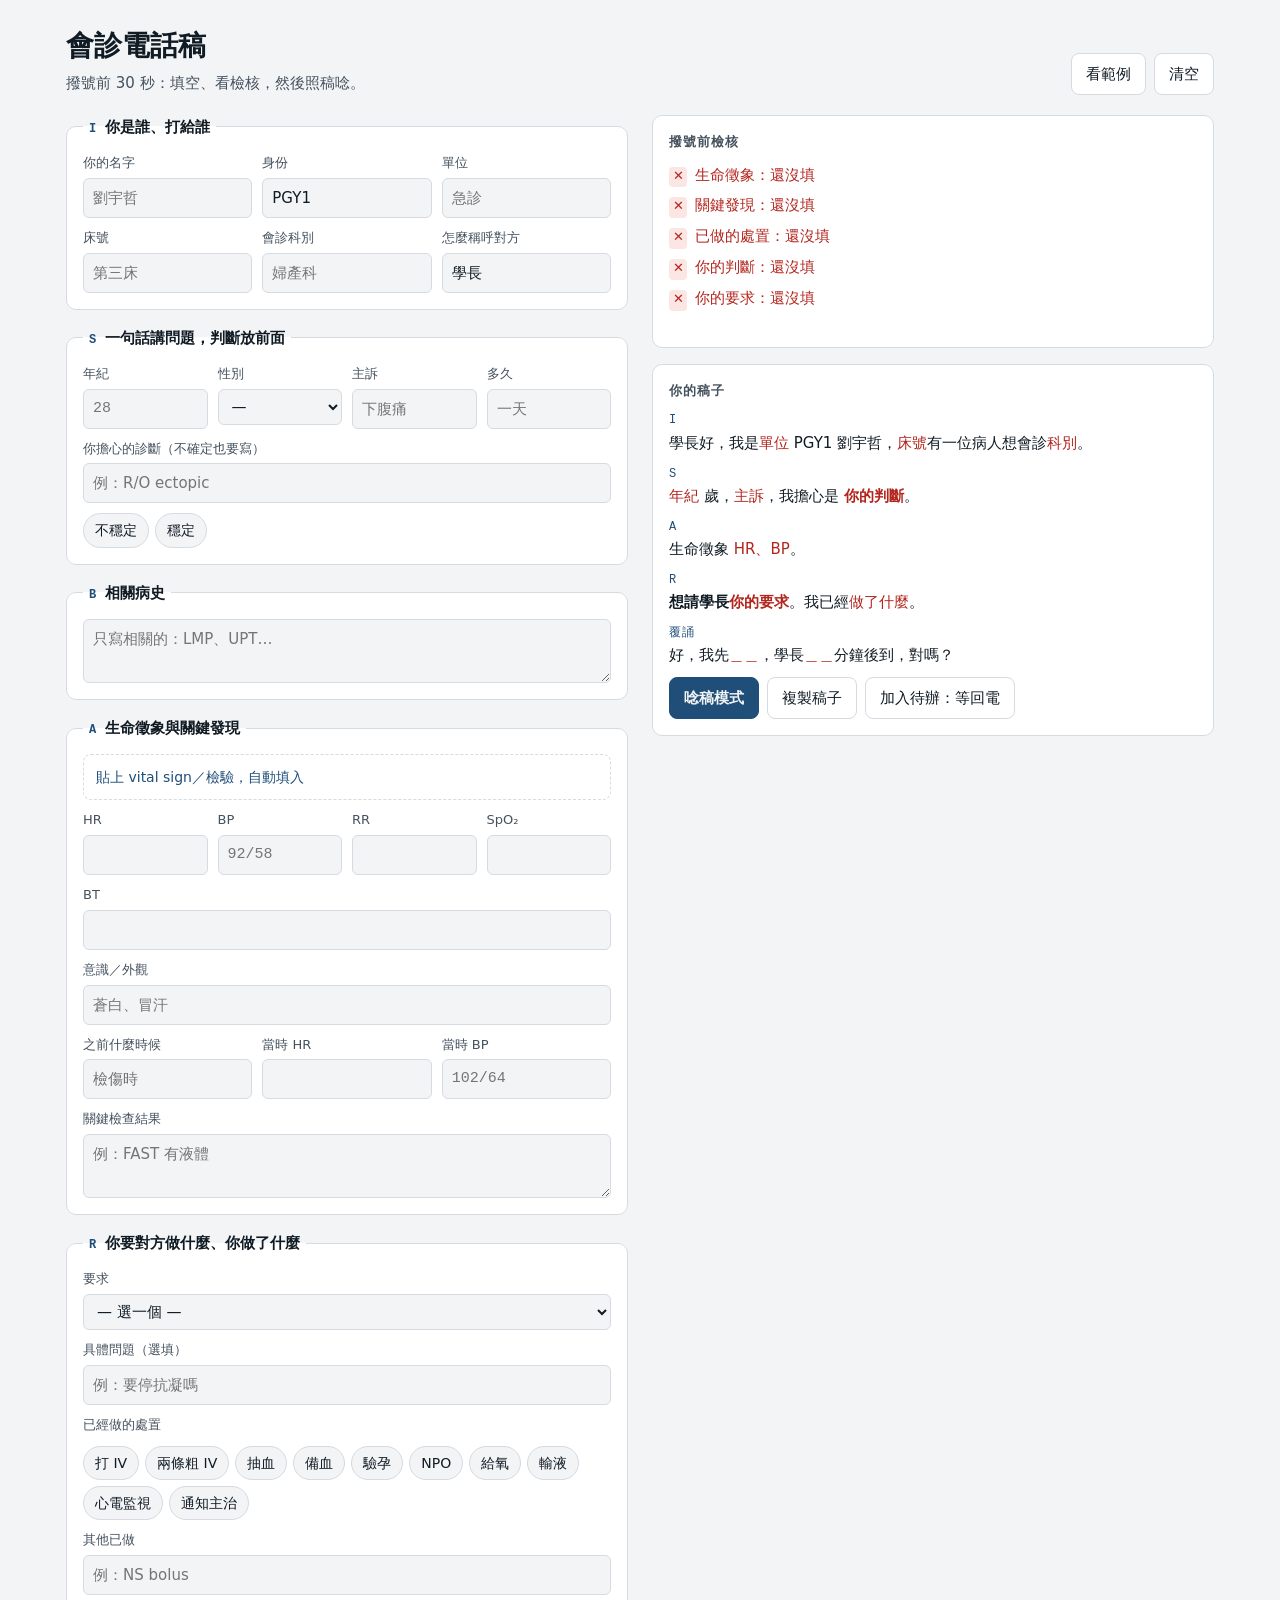
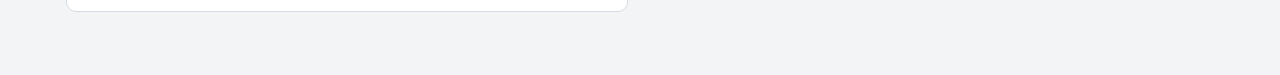
<file: site/tools/consult.html>
<!doctype html><html lang="zh-Hant"><head><meta charset=utf8><meta name=viewport content="width=device-width,initial-scale=1,viewport-fit=cover"><style>:root{color-scheme:light;box-sizing:border-box;padding-top:env(safe-area-inset-top,0px);padding-bottom:env(safe-area-inset-bottom,0px)}html{scroll-padding-top:env(safe-area-inset-top,0px)}body{margin:0;padding:0;font:14px -apple-system,BlinkMacSystemFont,sans-serif;background:#fff;color:#000}img{max-width:100%}[hidden]:not([hidden=until-found i]){display:none!important}</style></head><body>
<title>會診電話稿</title>
<meta name="claude:viewport-fit-sides" content="cover">
<style>
/* 版面：左邊填表，右邊即時產生 ISBAR 稿子（手機時上下堆疊）；唸稿模式全螢幕大字 */
:root {
  --paper: #f4f6f5;
  --card: #ffffff;
  --ink: #17201e;
  --muted: #5d6b67;
  --line: #d6dedb;
  --accent: #0e5b5f;
  --accent-soft: #e1eeee;
  --warn: #b3261e;
  --warn-soft: #fbe9e7;
  --ok: #2c7a4b;
  --ok-soft: #e4f2e9;
  --f-body: "Noto Sans TC", "PingFang TC", "Heiti TC", system-ui, sans-serif;
  --f-display: "Noto Serif TC", "Songti TC", serif;
  --f-mono: "JetBrains Mono", ui-monospace, Menlo, monospace;
}
@media (prefers-color-scheme: dark) {
  :root:not([data-theme="light"]) {
    --paper: #111716; --card: #19211f; --ink: #e6ecea; --muted: #9aa8a4; --line: #2c3835;
    --accent: #6cc3c5; --accent-soft: #1d3132; --warn: #ff8a80; --warn-soft: #3a1e1c;
    --ok: #7fd3a0; --ok-soft: #1a3024; color-scheme: dark;
  }
}
:root[data-theme="dark"] {
  --paper: #111716; --card: #19211f; --ink: #e6ecea; --muted: #9aa8a4; --line: #2c3835;
  --accent: #6cc3c5; --accent-soft: #1d3132; --warn: #ff8a80; --warn-soft: #3a1e1c;
  --ok: #7fd3a0; --ok-soft: #1a3024; color-scheme: dark;
}
* { box-sizing: border-box; }
body { background: var(--paper); color: var(--ink); font-family: var(--f-body); font-size: 15px; line-height: 1.6; }
.wrap { max-width: 1180px; margin: 0 auto; padding-block: 24px 64px; padding-left: max(16px, env(safe-area-inset-left, 0px)); padding-right: max(16px, env(safe-area-inset-right, 0px)); }
header { display: flex; flex-wrap: wrap; align-items: end; justify-content: space-between; gap: 12px; margin-bottom: 20px; }
h1 { font-family: var(--f-display); font-size: 1.75rem; margin: 0; text-wrap: balance; }
.sub { color: var(--muted); margin: 2px 0 0; }
.actions { display: flex; gap: 8px; flex-wrap: wrap; }
button { font: inherit; cursor: pointer; border-radius: 8px; border: 1px solid var(--line); background: var(--card); color: var(--ink); padding: 8px 14px; }
.pastebox { border: 1px dashed var(--line); border-radius: 8px; padding: 0 12px; }
.pastebox[open] { padding-bottom: 12px; display: grid; gap: 8px; }
.pastebox summary { cursor: pointer; color: var(--accent); font-size: 14px; min-height: 44px; display: flex; align-items: center; }
.pastebox > label { font-size: 13px; }
.pasteprev { font-size: 13px; display: grid; gap: 4px; overflow-wrap: anywhere; }
.pasteprev:empty { display: none; }
.pasteprev .abn { color: var(--hub-bad); font-weight: 600; }
.pasteact button { min-height: 44px; }
.pasteact { display: flex; flex-wrap: wrap; align-items: center; gap: 8px 14px; }
.pasteall { display: inline-flex; flex-direction: row; align-items: center; gap: 6px; font-size: 13px; flex: 1 1 12em; min-height: 44px; }
.pasteall input { width: auto; flex: none; margin: 0; }
button.primary { background: var(--accent); color: var(--paper); border-color: var(--accent); font-weight: 700; }
button:focus-visible, input:focus-visible, select:focus-visible, textarea:focus-visible { outline: 2px solid var(--accent); outline-offset: 2px; }
.banner { background: var(--accent-soft); color: var(--accent); border-radius: 8px; padding: 8px 12px; font-size: 0.875rem; margin-bottom: 16px; }
.grid { display: grid; grid-template-columns: minmax(0, 1fr) minmax(0, 1fr); gap: 24px; align-items: start; }
@media (max-width: 860px) { .grid { grid-template-columns: minmax(0, 1fr); } }
form { display: flex; flex-direction: column; gap: 16px; min-width: 0; }
fieldset { border: 1px solid var(--line); background: var(--card); border-radius: 10px; padding: 14px 16px 16px; margin: 0; display: flex; flex-direction: column; gap: 10px; min-width: 0; }
legend { font-weight: 700; padding: 0 6px; display: flex; gap: 8px; align-items: baseline; }
legend .tag { font-family: var(--f-mono); font-size: 0.75rem; color: var(--accent); letter-spacing: 0.08em; }
.row { display: flex; flex-wrap: wrap; gap: 10px; }
.row > label { flex: 1 1 120px; min-width: 0; }
label { display: flex; flex-direction: column; gap: 4px; font-size: 0.8125rem; color: var(--muted); }
input, select, textarea { font: inherit; font-size: 15px; color: var(--ink); background: var(--paper); border: 1px solid var(--line); border-radius: 6px; padding: 7px 9px; width: 100%; }
textarea { resize: vertical; min-height: 64px; }
.mono { font-family: var(--f-mono); font-variant-numeric: tabular-nums; }
.chips { display: flex; flex-wrap: wrap; gap: 6px; }
.chip { position: relative; }
.chip input { position: absolute; opacity: 0; width: 1px; height: 1px; }
.chip span { display: inline-block; padding: 5px 11px; border: 1px solid var(--line); border-radius: 999px; font-size: 0.875rem; color: var(--ink); background: var(--paper); }
.chip input:checked + span { background: var(--accent); border-color: var(--accent); color: var(--paper); }
.chip input:focus-visible + span { outline: 2px solid var(--accent); outline-offset: 2px; }
.seg { display: flex; gap: 6px; flex-wrap: wrap; }
.hint { font-size: 0.8125rem; color: var(--muted); margin: 0; }
aside { position: sticky; top: calc(env(safe-area-inset-top, 0px) + 12px); display: flex; flex-direction: column; gap: 16px; min-width: 0; }
.panel { background: var(--card); border: 1px solid var(--line); border-radius: 10px; padding: 16px; min-width: 0; }
.panel h2 { font-size: 0.8125rem; letter-spacing: 0.08em; color: var(--muted); margin: 0 0 10px; font-weight: 700; }
.checks { list-style: none; margin: 0; padding: 0; display: flex; flex-direction: column; gap: 6px; }
.checks li { display: flex; gap: 8px; align-items: baseline; }
.mark { font-family: var(--f-mono); font-size: 0.8125rem; width: 1.4em; flex: none; text-align: center; border-radius: 4px; }
.ok .mark { color: var(--ok); background: var(--ok-soft); }
.miss .mark { color: var(--warn); background: var(--warn-soft); }
.miss { color: var(--warn); }
.warns { display: flex; flex-direction: column; gap: 6px; margin-top: 10px; }
.warn { background: var(--warn-soft); color: var(--warn); border-radius: 6px; padding: 7px 10px; font-size: 0.875rem; font-weight: 500; }
.si { display: flex; align-items: baseline; gap: 8px; margin-top: 10px; font-size: 0.875rem; color: var(--muted); }
.si b { font-family: var(--f-mono); font-size: 1.125rem; color: var(--ink); }
.si b.hi { color: var(--warn); }
.script p { margin: 0 0 10px; }
.script .k { font-family: var(--f-mono); font-size: 0.75rem; color: var(--accent); letter-spacing: 0.08em; display: block; }
.script .blank { color: var(--warn); }
.panel-actions { display: flex; gap: 8px; flex-wrap: wrap; margin-top: 6px; }
#reader { position: fixed; inset: 0; z-index: 20; background: var(--paper); overflow-y: auto; padding-block: calc(env(safe-area-inset-top, 0px) + 20px) calc(env(safe-area-inset-bottom, 0px) + 40px); padding-left: max(20px, env(safe-area-inset-left, 0px)); padding-right: max(20px, env(safe-area-inset-right, 0px)); }
#reader .inner { max-width: 760px; margin: 0 auto; }
#reader .top { display: flex; justify-content: space-between; align-items: center; gap: 12px; margin-bottom: 16px; }
#reader .script p { font-size: 1.5rem; line-height: 1.7; margin-bottom: 22px; }
#reader .script .k { font-size: 0.875rem; }
@media (prefers-reduced-motion: no-preference) { button { transition: background 0.15s; } }
</style>
<style id="hub-base">/*hub-common:start*/
/* 臨床輔助決策工具 · 共用設計基底 v2（正本：shared/hub-common.css，由 scripts/sync_shared.py 寫進每個 HTML，不要直接改 HTML 裡這一段）
   原則：顏色只用來表達臨床意義（紅＝危急、琥珀＝注意、綠＝正常／完成）；介面本身只有一個品牌色（墨藍）和一組帶藍調的中性灰。
   字體：系統字（iPhone = 蘋方，Android = Noto Sans CJK），不下載網路字型。形狀：小圓角、細線、不用陰影堆層次。 */
:root{
  --hub-bg:#F2F4F6; --hub-surface:#FFFFFF; --hub-surface2:#E8ECF0; --hub-ink:#111B24; --hub-ink2:#44515E; --hub-ink3:#687685; --hub-line:#D5DBE1;
  --hub-brand:#1F4E79; --hub-brand-soft:#E1EAF3; --hub-on-brand:#FFFFFF;
  --hub-bad:#B3261E; --hub-bad-soft:#FBE6E4; --hub-warn:#8F5600; --hub-warn-soft:#FBEFD9; --hub-ok:#1D7A3E; --hub-ok-soft:#E1F2E6;
  --hub-code:#B3261E; --hub-code-soft:#FBE6E4;
  --hub-p1:#B3322B; --hub-p2:#B26A12; --hub-p3:#4F6B8A; --hub-p4:#7F8791;
  --hub-sans:-apple-system,BlinkMacSystemFont,"PingFang TC","Noto Sans TC","Noto Sans CJK TC","Microsoft JhengHei",Roboto,system-ui,sans-serif;
  --hub-mono:ui-monospace,"SF Mono",SFMono-Regular,Menlo,Consolas,"Roboto Mono","Droid Sans Mono",monospace;
  --hub-ease:cubic-bezier(.2,.8,.2,1); --hub-dur:.16s; --hub-r:8px; --hub-r-lg:12px;
  /* 舊的各工具辨識色：全部指到同一個品牌色（工具各自的對應層還在用這些名字） */
  --hub-pilot:var(--hub-brand); --hub-pilot-soft:var(--hub-brand-soft); --hub-consult:var(--hub-brand); --hub-consult-soft:var(--hub-brand-soft);
  --hub-meds:var(--hub-brand); --hub-meds-soft:var(--hub-brand-soft); --hub-labs:var(--hub-brand); --hub-labs-soft:var(--hub-brand-soft);
  --hub-todo:var(--hub-brand); --hub-todo-soft:var(--hub-brand-soft);
}
@media (prefers-color-scheme:dark){:root:not([data-theme="light"]){
  --hub-bg:#0D1218; --hub-surface:#141B23; --hub-surface2:#1C2530; --hub-ink:#E2E8EE; --hub-ink2:#A1ADBA; --hub-ink3:#7B8896; --hub-line:#28323E;
  --hub-brand:#8FB8E3; --hub-brand-soft:#17293D; --hub-on-brand:#0B1622;
  --hub-bad:#FF7A70; --hub-bad-soft:#3A1B19; --hub-warn:#F0B04A; --hub-warn-soft:#352812; --hub-ok:#6CCF8E; --hub-ok-soft:#15301F;
  --hub-code:#FF7A70; --hub-code-soft:#3A1B19;
  --hub-p1:#EF6A5E; --hub-p2:#E3A04A; --hub-p3:#8FABC9; --hub-p4:#98A2AD; color-scheme:dark}}
:root[data-theme="dark"]{
  --hub-bg:#0D1218; --hub-surface:#141B23; --hub-surface2:#1C2530; --hub-ink:#E2E8EE; --hub-ink2:#A1ADBA; --hub-ink3:#7B8896; --hub-line:#28323E;
  --hub-brand:#8FB8E3; --hub-brand-soft:#17293D; --hub-on-brand:#0B1622;
  --hub-bad:#FF7A70; --hub-bad-soft:#3A1B19; --hub-warn:#F0B04A; --hub-warn-soft:#352812; --hub-ok:#6CCF8E; --hub-ok-soft:#15301F;
  --hub-code:#FF7A70; --hub-code-soft:#3A1B19;
  --hub-p1:#EF6A5E; --hub-p2:#E3A04A; --hub-p3:#8FABC9; --hub-p4:#98A2AD; color-scheme:dark}
/* 各工具自己的強調色、強調色上的字，一律跟品牌色走（查房板的 --ac 也是） */
html:root:root{--ac:var(--hub-brand);--ac-soft:var(--hub-brand-soft);--accent-ink:var(--hub-on-brand)}
/* Android：內嵌在別的網頁裡時，往下拉不要帶動外層頁面（下拉重新整理）；左右方向不設，手機上工具之間才能左右滑 */
html{overscroll-behavior-y:contain}
:focus-visible{outline:2px solid var(--hub-brand);outline-offset:2px}
@media (pointer:fine){*{scrollbar-width:thin;scrollbar-color:var(--hub-line) transparent}}

/* 觸控：點擊不延遲、不閃灰框、iPhone 不自動放大字 */
html{-webkit-tap-highlight-color:transparent;touch-action:manipulation;-webkit-text-size-adjust:100%;text-size-adjust:100%}
body{-webkit-font-smoothing:antialiased;text-rendering:optimizeSpeed}
::selection{background:color-mix(in srgb,var(--hub-accent,var(--hub-ink)) 22%,transparent)}
/* iPhone 點進字小於 16px 的輸入框會自動放大、而且不會縮回來：觸控裝置上所有輸入框一律 ≥16px */
@media (pointer:coarse){input:not([type="checkbox"]):not([type="radio"]):not([type="range"]),textarea,select{font-size:max(16px,1em)!important}}
/* 共用動畫：按下去微縮、顏色淡入淡出（低權重，工具自己的設定優先） */
:where(button,.btn,.chip,.card,summary,[role="tab"],a){transition:background-color var(--hub-dur) var(--hub-ease),border-color var(--hub-dur) var(--hub-ease),color var(--hub-dur) var(--hub-ease),box-shadow var(--hub-dur) var(--hub-ease),opacity var(--hub-dur) var(--hub-ease),transform .12s var(--hub-ease)}
:where(button,.btn,.chip,[role="tab"]):active:not(:disabled){transform:scale(.97)}
@keyframes hub-in{from{opacity:0;transform:translateY(6px)}}
@keyframes hub-pop{0%{transform:scale(1)}40%{transform:scale(1.18)}100%{transform:scale(1)}}
.hub-toast{position:fixed;left:16px;right:16px;margin:0 auto;width:fit-content;bottom:calc(20px + env(safe-area-inset-bottom,0px));z-index:60;max-width:min(520px,calc(100% - 32px));box-sizing:border-box;display:flex;gap:10px;align-items:center;background:var(--hub-ink);color:var(--hub-bg);font:500 14px/1.4 var(--hub-sans);padding:10px 14px;border-radius:var(--hub-r);box-shadow:0 6px 20px rgba(0,0,0,.22);animation:hub-in .22s var(--hub-ease)}
/* 待辦設定按鈕：跟待辦表的快速新增同一套（立即／緊急／待辦／有空，點緊急或待辦展開倒數） */
.hp{display:flex;flex-direction:column;gap:8px;min-width:0}
.hp-row{display:grid;grid-template-columns:repeat(4,minmax(0,1fr));gap:6px}
.hp-pr{--pc:var(--hub-p3);display:flex;flex-direction:column;align-items:center;justify-content:center;min-width:0;min-height:46px;padding:4px;border:1px solid color-mix(in srgb,var(--pc) 45%,var(--hub-line));border-radius:var(--hub-r);background:transparent;color:var(--pc);font:500 15px/1.2 var(--hub-sans);cursor:pointer}
.hp-pr[data-p="1"]{--pc:var(--hub-p1)}.hp-pr[data-p="2"]{--pc:var(--hub-p2)}.hp-pr[data-p="4"]{--pc:var(--hub-p4)}
.hp-pr small{font-size:12px;font-variant-numeric:tabular-nums}
.hp-pr small:empty{display:none}
.hp-pr[aria-pressed="true"]{background:var(--pc);border-color:var(--pc);color:var(--hub-surface)}
.hp-tm{display:flex;gap:6px;overflow-x:auto;overscroll-behavior-x:contain;scrollbar-width:none;padding:2px}
.hp-tm::-webkit-scrollbar{display:none}
.hp-c{flex:none;min-height:40px;border:1px solid var(--hub-line);background:transparent;border-radius:var(--hub-r);padding:6px 14px;font:15px/1 var(--hub-sans);color:var(--hub-ink);white-space:nowrap;cursor:pointer;font-variant-numeric:tabular-nums}
.hp-c[aria-pressed="true"]{background:var(--hub-ink);border-color:var(--hub-ink);color:var(--hub-bg)}
.hp input{flex:none;font:16px var(--hub-sans);min-height:40px;padding:5px 10px;border-radius:var(--hub-r);border:1px solid var(--hub-line);background:var(--hub-bg);color:var(--hub-ink);width:80px;text-align:center}
.hp-dt{display:flex;gap:6px}
.hp-dt input[type="date"]{flex:1 1 9.5em;width:auto;max-width:12em}
.hp-dt input[type="time"]{width:7em}
/* 右滑加入待辦 */
[data-swipe]{position:relative;touch-action:pan-y}
[data-swipe].sw-drag{transition:none!important}
[data-swipe].sw-back{transition:transform .22s var(--hub-ease)!important}
[data-swipe]::before{content:"＋ 待辦";position:absolute;top:0;bottom:0;right:100%;width:var(--sw,0px);display:flex;align-items:center;justify-content:flex-end;padding-right:12px;box-sizing:border-box;background:var(--hub-todo);color:var(--hub-surface);font:700 14px/1 var(--hub-sans);white-space:nowrap;overflow:hidden;opacity:var(--swo,0);pointer-events:none}
[data-swipe].sw-arm::before{content:"放開加入"}
body.sw-on{-webkit-user-select:none;user-select:none}
@keyframes hub-flash{from{background-color:var(--hub-todo-soft);box-shadow:inset 4px 0 0 var(--hub-todo)}}
.sw-done{animation:hub-flash .9s var(--hub-ease)}
@media (prefers-reduced-motion:reduce){*,*::before,*::after{animation-duration:.001ms!important;animation-iteration-count:1!important;transition-duration:.001ms!important}}
/*hub-common:end*/

html:root:root{--paper:var(--hub-bg);--card:var(--hub-surface);--line:var(--hub-line);--ink:var(--hub-ink);--muted:var(--hub-ink2);--accent:var(--hub-consult);--accent-soft:var(--hub-consult-soft);--warn:var(--hub-bad);--warn-soft:var(--hub-bad-soft);--ok:var(--hub-ok);--ok-soft:var(--hub-ok-soft);--hub-accent:var(--hub-consult);--f-body:var(--hub-sans);--f-display:var(--hub-sans);--f-mono:var(--hub-mono)}
</style>


<div class="wrap">
  <header>
    <div>
      <h1>會診電話稿</h1>
      <p class="sub">撥號前 30 秒：填空、看檢核，然後照稿唸。</p>
    </div>
    <div class="actions">
      <button type="button" id="loadExample">看範例</button>
      <button type="button" id="clearAll">清空</button>
    </div>
  </header>

  <div class="banner" id="exampleBanner" hidden>目前是範例：模擬病例 #1 周佳穎。按「清空」開始填你自己的病人。</div>

  <div class="grid">
    <form id="f" autocomplete="off">
      <fieldset>
        <legend><span class="tag">I</span>你是誰、打給誰</legend>
        <div class="row">
          <label>你的名字<input id="me" placeholder="劉宇哲"></label>
          <label>身份<input id="role" value="PGY1"></label>
          <label>單位<input id="unit" placeholder="急診"></label>
        </div>
        <div class="row">
          <label>床號<input id="bed" placeholder="第三床"></label>
          <label>會診科別<input id="dept" placeholder="婦產科"></label>
          <label>怎麼稱呼對方<input id="callee" value="學長"></label>
        </div>
      </fieldset>

      <fieldset>
        <legend><span class="tag">S</span>一句話講問題，判斷放前面</legend>
        <div class="row">
          <label>年紀<input id="age" class="mono" inputmode="numeric" placeholder="28"></label>
          <label>性別<select id="sex"><option value="">—</option><option value="女性">女性</option><option value="男性">男性</option></select></label>
          <label>主訴<input id="cc" placeholder="下腹痛"></label>
          <label>多久<input id="dur" placeholder="一天"></label>
        </div>
        <label>你擔心的診斷（不確定也要寫）<input id="dx" placeholder="例：R/O ectopic"></label>
        <div class="seg" role="group" aria-label="血行動力學">
          <label class="chip"><input type="radio" name="stab" value="unstable" id="stabU"><span>不穩定</span></label>
          <label class="chip"><input type="radio" name="stab" value="stable" id="stabS"><span>穩定</span></label>
        </div>
      </fieldset>

      <fieldset>
        <legend><span class="tag">B</span>相關病史</legend>
        <textarea id="bg" placeholder="只寫相關的：LMP、UPT…"></textarea>
      </fieldset>

      <fieldset>
        <legend><span class="tag">A</span>生命徵象與關鍵發現</legend>
        <details class="pastebox" id="pasteBox">
          <summary>貼上 vital sign／檢驗，自動填入</summary>
          <label for="pasteTxt">從 HIS、護理紀錄貼一段文字（不要貼姓名、病歷號）</label>
          <textarea id="pasteTxt" class="mono" rows="4" placeholder="例：BT 38.6 BP 92/58 HR 118 RR 24 SpO2 91%&#10;WBC 15.2 Hb 8.9 Na 128 K 5.9 Cr 2.3"></textarea>
          <div class="pasteprev" id="pastePrev" role="status"></div>
          <div class="pasteact"><button type="button" id="pasteApply" disabled>帶入</button><label class="pasteall"><input type="checkbox" id="pasteAll">正常的檢驗也寫進去</label></div>
        </details>
        <div class="row">
          <label>HR<input id="hr" class="mono" inputmode="numeric"></label>
          <label>BP<input id="bp" class="mono" placeholder="92/58"></label>
          <label>RR<input id="rr" class="mono" inputmode="numeric"></label>
          <label>SpO₂<input id="spo2" class="mono" inputmode="numeric"></label>
          <label>BT<input id="bt" class="mono" inputmode="decimal"></label>
        </div>
        <label>意識／外觀<input id="look" placeholder="蒼白、冒汗"></label>
        <div class="row">
          <label>之前什麼時候<input id="prevT" placeholder="檢傷時"></label>
          <label>當時 HR<input id="prevHr" class="mono" inputmode="numeric"></label>
          <label>當時 BP<input id="prevBp" class="mono" placeholder="102/64"></label>
        </div>
        <label>關鍵檢查結果<textarea id="find" placeholder="例：FAST 有液體"></textarea></label>
      </fieldset>

      <fieldset>
        <legend><span class="tag">R</span>你要對方做什麼、你做了什麼</legend>
        <label>要求
          <select id="req">
            <option value="">— 選一個 —</option>
            <option value="現在下來評估">現在下來評估</option>
            <option value="評估是否需要手術介入">評估是否需要手術</option>
            <option value="給我處置上的建議">電話上給處置建議</option>
            <option value="評估是否需要轉加護病房">評估是否轉加護病房</option>
            <option value="看一下，安排書面會診">不急，書面會診</option>
          </select>
        </label>
        <label>具體問題（選填）<input id="q" placeholder="例：要停抗凝嗎"></label>
        <p class="hint">已經做的處置</p>
        <div class="chips" id="doneChips"></div>
        <label>其他已做<input id="doneOther" placeholder="例：NS bolus"></label>
      </fieldset>
    </form>

    <aside>
      <div class="panel" id="checkPanel">
        <h2>撥號前檢核</h2>
        <ul class="checks" id="checks"></ul>
        <div class="si" id="si"></div>
        <div class="warns" id="warns"></div>
      </div>
      <div class="panel">
        <h2>你的稿子</h2>
        <div class="script" id="script"></div>
        <div class="panel-actions">
          <button type="button" class="primary" id="openReader">唸稿模式</button>
          <button type="button" id="copy">複製稿子</button>
          <button type="button" id="toTodo">加入待辦：等回電</button>
        </div>
      </div>
    </aside>
  </div>
</div>

<div id="reader" hidden>
  <div class="inner">
    <div class="top">
      <strong>照著唸</strong>
      <button type="button" id="closeReader">關閉</button>
    </div>
    <div class="script" id="readerScript"></div>
  </div>
</div>

<script>
/* 待辦表共用：同一個總站共用 localStorage（shiftboard.v1），待辦表那邊會即時更新
   ‧ hubTodo.add()：加一項（可帶子項目）
   ‧ hubTodo.pickerHTML()：跟待辦表一樣的「立即／緊急／待辦／有空＋倒數」按鈕
   ‧ data-swipe 的列：手指右滑加入待辦（主程式提供 window.hubOnSwipe(el) 回傳內容）
   ‧ 床號預設 = 最近一次輸入的床號（hub.lastBed，各工具共用） */
(function () {
  const KEY = 'shiftboard.v1', BED = 'hub.lastBed', PK = 'hub.todoPick';
  const PRN = { 1: '立即', 2: '緊急', 3: '待辦', 4: '有空' };
  const TM = { 2: [[5, '5分'], [10, '10分'], [15, '15分'], [30, '30分']], 3: [[60, '1時'], [120, '2時'], [240, '4時'], [-1, '明天'], [-2, '日期']] };
  const timed = p => p === 2 || p === 3;
  const esc = s => String(s).replace(/[&<>"]/g, c => ({ '&': '&amp;', '<': '&lt;', '>': '&gt;', '"': '&quot;' }[c]));
  const ymd = d => `${d.getFullYear()}-${String(d.getMonth() + 1).padStart(2, '0')}-${String(d.getDate()).padStart(2, '0')}`;
  const get = k => { try { return localStorage.getItem(k); } catch (e) { return null; } };
  const set = (k, v) => { try { localStorage.setItem(k, v); } catch (e) {} };

  let pk = { p: 3, tm: 0, cm: '', d: '', t: '08:00', open: false };
  try { const s = JSON.parse(get(PK) || 'null'); if (s && PRN[s.p]) pk = { ...pk, ...s, open: false }; } catch (e) {}
  const savePk = () => set(PK, JSON.stringify({ p: pk.p, tm: pk.tm, t: pk.t }));

  function tmLabel() {
    if (!timed(pk.p)) return '';
    const cm = parseInt(pk.cm, 10);
    if (cm > 0) return cm >= 60 && cm % 60 === 0 ? `${cm / 60}時` : `${cm}分`;
    if (pk.tm === -1) return '明天';
    if (pk.tm === -2) return pk.d ? `${+pk.d.slice(5, 7)}/${+pk.d.slice(8, 10)}` : '日期';
    const hit = (TM[pk.p] || []).find(x => x[0] === pk.tm); return hit ? hit[1] : '';
  }
  function inner() {
    const lbl = tmLabel(), cmOn = parseInt(pk.cm, 10) > 0;
    let h = `<div class="hp-row" role="group" aria-label="緊急程度">${[1, 2, 3, 4].map(p =>
      `<button type="button" class="hp-pr" data-p="${p}" data-hp-p="${p}" aria-pressed="${pk.p === p}"><span>${PRN[p]}</span><small>${pk.p === p ? lbl : ''}</small></button>`).join('')}</div>`;
    if (pk.open && timed(pk.p)) {
      h += `<div class="hp-tm" role="group" aria-label="倒數時間">${TM[pk.p].map(([m, t]) =>
        `<button type="button" class="hp-c" data-hp-tm="${m}" aria-pressed="${pk.tm === m && !cmOn}">${t}</button>`).join('')}<input type="number" data-hp-cm min="1" max="1440" inputmode="numeric" placeholder="自訂分" aria-label="自訂分鐘" value="${esc(pk.cm)}"></div>`;
      if (pk.tm < 0 && !cmOn) h += `<div class="hp-dt"><input type="date" data-hp-d aria-label="日期" value="${esc(pk.d)}"><input type="time" data-hp-t aria-label="時間" value="${esc(pk.t || '08:00')}"></div>`;
    }
    return h;
  }
  function sumText() { const b = api.bed(), l = tmLabel(); return `${b ? b + ' 床 · ' : ''}${PRN[pk.p]}${l ? ' · ' + l : ''}`; }
  function refresh(full) {
    document.querySelectorAll('[data-hp-root]').forEach(r => {
      if (full) r.innerHTML = inner();
      else r.querySelectorAll('.hp-pr').forEach(b => { b.querySelector('small').textContent = +b.dataset.hpP === pk.p ? tmLabel() : ''; });
    });
    document.querySelectorAll('[data-hp-sum]').forEach(e => { e.textContent = sumText(); });
  }

  const api = window.hubTodo = {
    KEY,
    bed() { return (get(BED) || '').trim(); },
    setBed(v) { set(BED, (v || '').trim()); document.querySelectorAll('[data-hp-bed]').forEach(i => { if (i !== document.activeElement) i.value = v; }); refresh(false); },
    pickerHTML() { return `<div class="hp" data-hp-root>${inner()}</div>`; },
    sumHTML() { return `<span data-hp-sum>${esc(sumText())}</span>`; },
    // 依目前按鈕算到時時間；回傳 { due, err }
    due() {
      const now = Date.now(), cm = parseInt(pk.cm, 10);
      if (!timed(pk.p)) return { due: 0 };
      if (cm > 0) return { due: now + cm * 60e3 };
      if (pk.tm === -1) { const d = new Date(); d.setDate(d.getDate() + 1); const [h, m] = (pk.t || '08:00').split(':'); d.setHours(+h, +m, 0, 0); return { due: d.getTime() }; }
      if (pk.tm === -2) {
        const w = pk.d ? new Date(`${pk.d}T${pk.t || '08:00'}`).getTime() : NaN;
        return w > now ? { due: w } : { err: pk.d ? '選的時間已經過了' : '請先選日期' };
      }
      return { due: pk.tm > 0 ? now + pk.tm * 60e3 : 0 };
    },
    lastErr: '',
    _read() { try { const st = JSON.parse(get(KEY) || 'null'); if (st && Array.isArray(st.items)) return st; } catch (e) {} return null; },
    // 這一項在待辦表裡的狀態：'open'（還沒做）、'done'（已完成）或 null（不在／被刪掉）
    status(id) { if (!id) return null; const st = api._read(); if (!st) return null; if (st.items.some(i => i.id === id)) return 'open'; return (st.done || []).some(i => i.id === id) ? 'done' : null; },
    // 子項目用自己的 id（建立時是「待辦 id.k」）找，不用陣列位置：待辦表刪掉其中一項，其他項不會對錯
    subStatus(id, k) {
      const st = api._read(); if (!st) return null;
      const it = st.items.find(i => i.id === id), d = it ? null : (st.done || []).find(i => i.id === id);
      const x = it || d, s = x && x.subs && x.subs.find(y => y.id === id + '.' + k); if (!s) return null;
      return s.d || d ? 'done' : 'open';
    },
    subDone(id, k) {
      const st = api._read(); if (!st) return false;
      const it = st.items.find(i => i.id === id), s = it && it.subs && it.subs.find(y => y.id === id + '.' + k); if (!s) return false;
      s.d = 1; set(KEY, JSON.stringify(st)); return true;
    },
    complete(id) {
      const st = api._read(); if (!st) return false;
      const it = st.items.find(i => i.id === id); if (!it) return false;
      st.items = st.items.filter(i => i !== it); st.done = st.done || []; st.done.push({ ...it, doneAt: Date.now() });
      set(KEY, JSON.stringify(st)); return true;
    },
    // b = { bed?, text, p?, mins?, subs:[{t, tag}], src }；沒給 p 就用按鈕目前的設定
    add(b) {
      const now = Date.now();
      let p = b.p, due = b.mins ? now + b.mins * 60e3 : 0;
      if (!p) { const r = api.due(); if (r.err) { api.lastErr = r.err; return null; } p = pk.p; due = r.due; }
      const bed = b.bed != null ? String(b.bed).trim() : api.bed();
      let st = null;
      try { st = JSON.parse(get(KEY) || 'null'); } catch (e) {}
      if (!st || !Array.isArray(st.items)) st = { items: [], done: [] };
      if (st.seeded) { st.items = st.items.filter(i => !i.ex); st.done = (st.done || []).filter(i => !i.ex); st.seeded = false; }
      const id = now.toString(36) + Math.random().toString(36).slice(2, 5);
      const it = { id, bed, text: b.text, p, due, start: now, src: b.src || '' };
      if (b.subs && b.subs.length) it.subs = b.subs.map((s, k) => ({ id: id + '.' + k, t: s.t, tag: s.tag || '', d: 0 }));
      st.items.push(it);
      try { localStorage.setItem(KEY, JSON.stringify(st)); } catch (e) { api.lastErr = '存不進待辦表'; return null; }
      if (bed) set(BED, bed);
      if (!b.p && parseInt(pk.cm, 10) > 0) { pk.cm = ''; pk.tm = 0; refresh(true); }
      try { parent.postMessage({ hub: 'todo-add', id, text: it.text, bed, n: (it.subs || []).length }, '*'); } catch (e) {}
      return id;
    }
  };

  // 按鈕行為跟待辦表的快速新增一樣：點「緊急／待辦」展開倒數，再點一次收起；倒數再點一次＝不計時
  document.addEventListener('click', e => {
    const pb = e.target.closest('[data-hp-p]'), tb = e.target.closest('[data-hp-tm]');
    if (pb) {
      const p = +pb.dataset.hpP;
      if (p === pk.p) pk.open = timed(p) && !pk.open;
      else { pk.p = p; pk.tm = 0; pk.cm = ''; pk.open = timed(p); }
      savePk(); refresh(true); return;
    }
    if (tb) {
      const m = +tb.dataset.hpTm; pk.cm = ''; pk.tm = pk.tm === m ? 0 : m;
      if (pk.tm === -2 && !pk.d) pk.d = ymd(new Date());
      savePk(); refresh(true);
      if (pk.tm === -2) { const d = document.querySelector('[data-hp-d]'); try { d && d.showPicker(); } catch (er) {} }
    }
  });
  document.addEventListener('input', e => {
    const t = e.target;
    if (t.matches('[data-hp-bed]')) { api.setBed(t.value); return; }
    if (t.matches('[data-hp-cm]')) { pk.cm = t.value; if (pk.tm < 0) pk.tm = 0; refresh(false); document.querySelectorAll('[data-hp-tm]').forEach(b => b.setAttribute('aria-pressed', 'false')); }
    if (t.matches('[data-hp-d]')) { pk.d = t.value; refresh(false); }
    if (t.matches('[data-hp-t]')) { pk.t = t.value; savePk(); refresh(false); }
  });
  addEventListener('storage', e => { if (e.key === BED) { document.querySelectorAll('[data-hp-bed]').forEach(i => { if (i !== document.activeElement) i.value = api.bed(); }); refresh(false); } });

  // 右滑加入待辦（滑超過門檻放開才加入；只往右，不影響上下捲動）
  // 手機用 touch 事件：第一下判斷是往右滑就立刻 preventDefault，iPhone 才不會把手勢交給外層去切換工具
  const TH = 64; let g = null, swiped = 0;
  function start(el, x, y, kind) { g = { el, x, y, kind, lock: false, dx: 0 }; }
  function move(x, y, ev) {
    if (!g) return;
    const dx = x - g.x, dy = y - g.y;
    if (!g.lock) {
      if (Math.abs(dx) < 4 && Math.abs(dy) < 4) return;
      if (dx > 0 && dx > Math.abs(dy)) {
        g.lock = true; g.el.classList.add('sw-drag'); document.body.classList.add('sw-on');
        try { getSelection().removeAllRanges(); } catch (er) {}
      } else { g = null; return; }
    }
    if (ev.cancelable) ev.preventDefault();
    ev.stopPropagation();
    const d = Math.max(0, dx), v = d < TH ? d : TH + (d - TH) * 0.35;
    g.dx = d;
    g.el.style.transform = `translateX(${v}px)`;
    g.el.style.setProperty('--sw', v + 'px'); g.el.style.setProperty('--swo', Math.min(1, d / TH));
    g.el.classList.toggle('sw-arm', d >= TH);
  }
  function finish(commit) {
    const G = g; g = null;
    if (!G || !G.lock) return;
    swiped = Date.now(); document.body.classList.remove('sw-on');
    const el = G.el;
    el.classList.remove('sw-drag', 'sw-arm'); el.classList.add('sw-back');
    el.style.transform = ''; el.style.setProperty('--sw', '0px'); el.style.setProperty('--swo', '0');
    setTimeout(() => el.classList.remove('sw-back'), 240);
    if (commit && G.dx >= TH && window.hubOnSwipe) {
      const r = window.hubOnSwipe(el); if (!r) return;
      if (r === true) { el.classList.remove('sw-done'); void el.offsetWidth; el.classList.add('sw-done'); try { navigator.vibrate && navigator.vibrate(15); } catch (er) {} return; }
      const id = api.add(r);
      if (!id) { window.hubSwipeErr && window.hubSwipeErr(api.lastErr); return; }
      el.classList.remove('sw-done'); void el.offsetWidth; el.classList.add('sw-done');
      if (window.hubOnSwiped) window.hubOnSwiped(el, id);
      try { navigator.vibrate && navigator.vibrate(15); } catch (er) {}
    }
  }
  const swEl = t => t && t.closest && !t.closest('input,textarea,select') ? t.closest('[data-swipe]') : null;
  document.addEventListener('touchstart', e => {
    if (e.touches.length !== 1) { g = null; return; }
    const el = swEl(e.target); if (!el) { g = null; return; }
    start(el, e.touches[0].clientX, e.touches[0].clientY, 'touch');
  }, { passive: true, capture: true });
  document.addEventListener('touchmove', e => { if (g && g.kind === 'touch') move(e.touches[0].clientX, e.touches[0].clientY, e); }, { passive: false, capture: true });
  document.addEventListener('touchend', () => { if (g && g.kind === 'touch') finish(true); }, { passive: true, capture: true });
  document.addEventListener('touchcancel', () => { if (g && g.kind === 'touch') finish(false); }, { passive: true, capture: true });
  // 電腦用滑鼠拖也可以
  document.addEventListener('pointerdown', e => { if (e.pointerType !== 'mouse' || e.button > 0) return; const el = swEl(e.target); if (el) start(el, e.clientX, e.clientY, 'mouse'); }, true);
  document.addEventListener('pointermove', e => { if (g && g.kind === 'mouse') move(e.clientX, e.clientY, e); }, true);
  document.addEventListener('pointerup', () => { if (g && g.kind === 'mouse') finish(true); }, true);
  document.addEventListener('click', e => { if (Date.now() - swiped < 400) { e.preventDefault(); e.stopPropagation(); } }, true);
})();
</script>
<script id="hub-paste">/*hub-paste:start*/
/* 臨床輔助決策工具 · 貼上解析（正本：shared/paste.js，由 scripts/sync_shared.py 寫進主訴處理、會診稿，不要直接改 HTML 裡這一段）
   把從 HIS、護理紀錄、LINE 貼來的一段文字拆成 vital sign 和檢驗值。
   pasteParse(text) → { v: {bt, sbp, dbp, pr, rr, spo2, sugar, gcs}, labs: [[id, 數值, 'H' | 'L' | '']] }
   不用 regex lookbehind（舊版 Safari 會整段 script 壞掉）。查房板有自己更完整的解析器（分血液／尿液、歷史報告），這裡只做當下這一筆。 */
const PASTE_LABS = [
  ['WBC', ['WBC'], 4, 10], ['Hb', ['Hb', 'HGB', 'Hgb', 'Hemoglobin'], 12, 17.5], ['Plt', ['Plt', 'PLT', 'Platelet'], 150, 400],
  ['Na', ['Na', 'Sodium'], 135, 145], ['K', ['K', 'Potassium'], 3.5, 5.0], ['Cl', ['Cl', 'Chloride'], 98, 107],
  ['HCO3', ['HCO3-', 'HCO3', 'Bicarbonate', 'TCO2'], 22, 26], ['BUN', ['BUN', 'Urea'], 7, 20], ['Cr', ['Creatinine', 'Crea', 'CRE', 'Cr'], 0.6, 1.3],
  ['eGFR', ['eGFR', 'GFR'], 60, null], ['Ca', ['Calcium', 'Ca'], 8.6, 10.4], ['Mg', ['Magnesium', 'Mg'], 1.7, 2.4], ['P', ['Phosphate', 'Phosphorus', 'IP', 'P'], 2.5, 4.5],
  ['Glu', ['Glucose AC', 'Glucose PC', 'Glucose', 'GLU-AC', 'Glu AC', 'Glu'], 70, 180],
  ['AST', ['AST', 'GOT'], null, 40], ['ALT', ['ALT', 'GPT'], null, 40], ['ALP', ['ALK-P', 'Alk-P', 'ALP'], 40, 130],
  ['T-bil', ['Total bilirubin', 'T-bil', 'T-Bil', 'T.Bil', 'TBIL', 'Bil-T'], null, 1.2], ['Alb', ['Albumin', 'Alb'], 3.5, 5.0],
  ['CRP', ['hs-CRP', 'CRP'], null, 0.5], ['PCT', ['Procalcitonin', 'PCT'], null, 0.5], ['Lactate', ['Lactic acid', 'Lactate', 'Lac'], null, 2.0],
  ['INR', ['PT-INR', 'INR'], 0.8, 1.2], ['aPTT', ['aPTT', 'APTT'], null, 40], ['D-dimer', ['D-dimer', 'D-Dimer'], null, 0.5],
  ['pH', ['pH'], 7.35, 7.45], ['PaCO2', ['PaCO2', 'pCO2', 'PCO2'], 35, 45], ['PaO2', ['PaO2', 'pO2', 'PO2'], 80, null],
  ['Troponin', ['hs-Troponin I', 'hs-Troponin T', 'Troponin-I', 'Troponin I', 'Troponin T', 'hs-TnI', 'hs-TnT', 'TnI', 'Troponin'], null, null],
  ['CK', ['CPK', 'CK'], null, 200], ['Lipase', ['Lipase'], null, 60], ['Ammonia', ['Ammonia', 'NH3'], null, 80],
  ['NT-proBNP', ['NT-proBNP', 'NT-pro BNP', 'NTproBNP'], null, 300], ['BNP', ['BNP'], null, 100],
].map(([id, al, lo, hi]) => ({ id, al, lo, hi }));
const PASTE_LAB = Object.fromEntries(PASTE_LABS.map(l => [l.id, l]));
const pasteFlag = (id, v) => { const l = PASTE_LAB[id]; return !l ? '' : l.lo != null && v < l.lo ? 'L' : l.hi != null && v > l.hi ? 'H' : ''; };
const PASTE_ALIASES = PASTE_LABS.flatMap(l => l.al.map(a => [a, l.id])).sort((a, b) => b[0].length - a[0].length);
const pasteEsc = s => s.replace(/[.*+?^${}()|[\]\\]/g, '\\$&');
/* 合理範圍：超出就不當成這個項目 */
const PASTE_OK = { P: [0.1, 15], K: [1, 10], Na: [90, 200], Cl: [50, 150], pH: [6.5, 8], Ca: [2, 20], Mg: [0.2, 10], Hb: [1, 25], INR: [0.5, 20], Alb: [0.5, 7] };
const PASTE_NUM = '(-?\\d+(?:[.,]\\d+)?)';
const pasteN = s => parseFloat(String(s).replace(',', '.'));

function pasteVitals(text) {
  const src = ' ' + String(text).replace(/[：﹕]/g, ':').replace(/／/g, '/').replace(/％/g, '%').replace(/ |　/g, ' ') + ' ';
  const v = {}, used = [];
  // 名稱前面不能緊貼英文字母或數字；回傳數值並記下用掉的範圍，避免同一段被兩個項目抓到
  const grab = (names, lo, hi, tail) => {
    const re = new RegExp('(^|[^A-Za-z0-9])(?:' + names + ')\\s*[:=]?\\s*' + PASTE_NUM + (tail || ''), 'gi');
    let m;
    while ((m = re.exec(src))) {
      const x = pasteN(m[2]), s = m.index + m[1].length, e = m.index + m[0].length;
      if (x >= lo && x <= hi && !used.some(([a, b]) => s < b && e > a)) { used.push([s, e]); return x; }
    }
    return null;
  };
  const set = (k, x) => { if (x != null && v[k] == null) v[k] = String(x); };
  // TPR 36.8/88/18（護理紀錄常見的寫法）
  let m = /(^|[^A-Za-z])TPR\s*[:=]?\s*(\d{2}(?:[.,]\d)?)\s*\/\s*(\d{2,3})\s*\/\s*(\d{1,2})/i.exec(src);
  if (m) { set('bt', pasteN(m[2])); set('pr', +m[3]); set('rr', +m[4]); used.push([m.index, m.index + m[0].length]); }
  // 血壓：BP 92/58、血壓 92／58、NBP: 92/58 mmHg；沒有標名稱但長得像血壓的「120/80」也收
  m = /(^|[^A-Za-z0-9])(?:N?I?BP|ABP|血壓|blood pressure)\s*[:=]?\s*(\d{2,3})\s*\/\s*(\d{2,3})/i.exec(src) || /(^|[^0-9./])(\d{2,3})\s*\/\s*(\d{2,3})\s*mmHg/i.exec(src);
  if (m && +m[2] >= 40 && +m[2] <= 300 && +m[3] >= 20 && +m[3] <= 200) { set('sbp', +m[2]); set('dbp', +m[3]); used.push([m.index, m.index + m[0].length]); }
  set('sbp', grab('SBP|收縮壓', 40, 300)); set('dbp', grab('DBP|舒張壓', 20, 200));
  set('spo2', grab('SpO2|SPO2|SaO2|O2\\s*sat(?:uration)?|血氧(?:飽和度)?', 50, 100));
  set('bt', grab('BT|Temp(?:erature)?|體溫|耳溫|額溫|腋溫|肛溫', 30, 43));
  set('pr', grab('HR|PR|Pulse(?:\\s*rate)?|Heart\\s*rate|心跳|脈搏|心率', 20, 250));
  set('rr', grab('RR|Resp(?:iratory)?(?:\\s*rate)?|呼吸(?:次數|速率)?', 4, 70));
  set('sugar', grab('finger\\s*sugar|F\\/S|FS|one\\s*touch|sugar|血糖|BS', 20, 1500));
  // 單一字母的 T、P、R 只在後面有冒號或等號時才認（T:36.8 P:88 R:18）
  set('bt', grab('T\\s*[:=]', 30, 43)); set('pr', grab('P\\s*[:=]', 20, 250)); set('rr', grab('R\\s*[:=]', 4, 70));
  // GCS：E4V5M6、E4VTM6（插管）、GCS 15
  m = /E\s*([1-4])\s*,?\s*V\s*([1-5]|T|E|A)\s*,?\s*M\s*([1-6])/i.exec(src);
  if (m) v.gcs = `E${m[1]}V${m[2].toUpperCase()}M${m[3]}`;
  else { const g = grab('GCS', 3, 15); if (g != null) v.gcs = String(g); }
  return v;
}

function pasteLabs(text) {
  // 尿液段落不收（同名的 Na、K、Cr 會混在一起）：遇到尿液標題就跳過，直到下一個血液標題
  const lines = String(text).replace(/[：﹕]/g, ':').replace(/，/g, ', ').replace(/ |　/g, ' ').split(/\n/);
  let skip = false; const keep = [];
  lines.forEach(l => {
    if (/^\s*[【\[(（]?\s*(?:urine|urinalysis|u\/a|ua\b|尿液?|尿沉渣|sediment)/i.test(l)) skip = true;
    else if (/^\s*[【\[(（]?\s*(?:blood|serum|plasma|cbc|biochem|chemistry|生化|血液|血清|全血|abg|血液氣體)/i.test(l)) skip = false;
    if (!skip) keep.push(l);
  });
  const src = ' ' + keep.join('\n ') + ' ';
  // 長的別名先比對並佔位（NT-proBNP 先於 BNP）；同一項目有好幾個別名都出現時，取文字裡最前面的那一個
  const out = {}, at = {}, taken = [];
  for (const [a, id] of PASTE_ALIASES) {
    const re = new RegExp('(^|[^A-Za-z0-9-])' + pasteEsc(a) + '(?![A-Za-z0-9])[\\s:=*#<>]*(?:[(（][^)）\\n]{0,15}[)）])?[\\s:=*#<>]*(?:[\\u4e00-\\u9fff]{1,6}[\\s:=*#<>]*)?' + PASTE_NUM, a.length <= 2 ? 'g' : 'gi');
    let m;
    while ((m = re.exec(src))) {
      const s = m.index + m[1].length, e = s + a.length;
      if (taken.some(([x, y]) => s < y && e > x)) continue;
      const x = pasteN(m[2]), lim = PASTE_OK[id];
      if (isNaN(x) || (lim && (x < lim[0] || x > lim[1]))) continue;   // 不合理的數字（例如把脈搏 P:110 當成磷）跳過
      taken.push([s, e]);
      if (at[id] == null || s < at[id]) { at[id] = s; out[id] = x; }
    }
  }
  return PASTE_LABS.filter(l => out[l.id] != null).map(l => [l.id, out[l.id], pasteFlag(l.id, out[l.id])]);
}

function pasteParse(text) {
  const v = pasteVitals(text);
  const labs = pasteLabs(text);
  return { v, labs };
}
const PASTE_VNAME = { bt: 'BT', sbp: 'SBP', dbp: 'DBP', pr: 'HR', rr: 'RR', spo2: 'SpO2', sugar: 'Sugar', gcs: 'GCS' };
function pasteVitalsText(v) {
  const a = [];
  if (v.bt) a.push('BT ' + v.bt);
  if (v.sbp || v.dbp) a.push('BP ' + (v.sbp || '?') + '/' + (v.dbp || '?'));
  ['pr', 'rr', 'spo2', 'sugar', 'gcs'].forEach(k => { if (v[k]) a.push(PASTE_VNAME[k] + ' ' + v[k] + (k === 'spo2' ? '%' : '')); });
  return a.join('、');
}
/* labs → "Na 128 (L), K 5.9 (H)"；onlyAbn 只列異常的 */
function pasteLabText(labs, onlyAbn) {
  return labs.filter(l => !onlyAbn || l[2]).map(l => `${l[0]} ${l[1]}${l[2] ? ' (' + l[2] + ')' : ''}`).join(', ');
}
/*hub-paste:end*/</script>
<script>
const DONE = ["打 IV", "兩條粗 IV", "抽血", "備血", "驗孕", "NPO", "給氧", "輸液", "心電監視", "通知主治"];
const FIELDS = ["me","role","unit","bed","dept","callee","age","sex","cc","dur","dx","bg","hr","bp","rr","spo2","bt","look","prevT","prevHr","prevBp","find","req","q","doneOther"];
const EXAMPLE = {
  me: "", role: "PGY1", unit: "急診", bed: "第三床", dept: "婦產科", callee: "學長",
  age: "28", sex: "女性", cc: "下腹痛", dur: "一天", dx: "ruptured ectopic pregnancy",
  stab: "unstable",
  bg: "最近一次月經 7 週前，有性生活，UPT 陽性，右肩痛兩小時",
  hr: "120", bp: "92/58", rr: "22", spo2: "99", bt: "37.1",
  look: "臉色蒼白、冒冷汗、叫得醒", prevT: "檢傷時", prevHr: "108", prevBp: "102/64",
  find: "FAST 在 Morison's pouch 和 Douglas' pouch 都有液體，子宮內看不到妊娠囊，右側附屬器有 3.5 cm 團塊",
  req: "現在下來評估", q: "可能需要緊急手術",
  done: ["兩條粗 IV", "抽血", "備血", "驗孕", "NPO", "通知主治"], doneOther: "NS 250 mL bolus"
};
const $ = id => document.getElementById(id);
const chipBox = $("doneChips");
DONE.forEach((d, i) => {
  const l = document.createElement("label"); l.className = "chip";
  l.innerHTML = `<input type="checkbox" id="done${i}" value="${d}"><span>${d}</span>`;
  chipBox.appendChild(l);
});

function read() {
  const s = {};
  FIELDS.forEach(k => s[k] = $(k).value.trim());
  const r = document.querySelector('input[name="stab"]:checked');
  s.stab = r ? r.value : "";
  s.done = DONE.filter((d, i) => $("done" + i).checked);
  return s;
}
function write(s) {
  FIELDS.forEach(k => $(k).value = s[k] || "");
  $("stabU").checked = s.stab === "unstable";
  $("stabS").checked = s.stab === "stable";
  DONE.forEach((d, i) => $("done" + i).checked = (s.done || []).includes(d));
}
const B = t => `<span class="blank">${t}</span>`;
const v = (x, ph) => x ? esc(x) : B(ph);
function esc(t) { return String(t).replace(/[&<>"]/g, c => ({"&":"&amp;","<":"&lt;",">":"&gt;",'"':"&quot;"}[c])); }
function sbp(bp) { const m = /^(\d{2,3})/.exec(bp || ""); return m ? +m[1] : null; }

function build(s) {
  const who = s.callee || "學長";
  const parts = [];
  parts.push(["I", `${esc(who)}好，我是${v(s.unit, "單位")} ${esc(s.role || "PGY1")}${" " + esc(s.me || "劉宇哲")}，${v(s.bed, "床號")}有一位病人想${s.stab === "unstable" ? "緊急" : ""}會診${v(s.dept, "科別")}。`]);
  const stabTxt = s.stab === "unstable" ? "，現在血行動力學不穩定" : s.stab === "stable" ? "，目前生命徵象穩定" : "";
  parts.push(["S", `${v(s.age, "年紀")} 歲${esc(s.sex)}，${v(s.cc, "主訴")}${esc(s.dur)}，我擔心是 <strong>${v(s.dx, "你的判斷")}</strong>${stabTxt}。`]);
  if (s.bg) parts.push(["B", esc(s.bg) + "。"]);
  const vs = [["HR", s.hr], ["BP", s.bp], ["RR", s.rr], ["SpO₂", s.spo2], ["BT", s.bt]].filter(x => x[1]).map(x => `${x[0]} ${esc(x[1])}`);
  let a = vs.length ? `現在 ${vs.join("、")}` : `生命徵象 ${B("HR、BP")}`;
  if (s.prevHr || s.prevBp) a += `（${esc(s.prevT || "之前")}是${s.prevHr ? " HR " + esc(s.prevHr) : ""}${s.prevBp ? "、BP " + esc(s.prevBp) : ""}）`;
  a += "。";
  if (s.look) a += esc(s.look) + "。";
  if (s.find) a += esc(s.find) + "。";
  parts.push(["A", a]);
  const done = [...s.done]; if (s.doneOther) done.push(s.doneOther);
  let r = `<strong>想請${esc(who)}${v(s.req, "你的要求")}</strong>`;
  if (s.q) r += `，${esc(s.q)}`;
  r += "。";
  r += done.length ? `我已經${done.map(esc).join("、")}。` : `我已經${B("做了什麼")}。`;
  parts.push(["R", r]);
  parts.push(["覆誦", `好，我先${B("＿＿")}，${esc(who)}${B("＿＿")}分鐘後到，對嗎？`]);
  return parts.map(([k, t]) => `<p><span class="k">${k}</span>${t}</p>`).join("");
}

function check(s) {
  const items = [
    ["生命徵象", !!(s.hr && s.bp)],
    ["關鍵發現", !!s.find],
    ["已做的處置", s.done.length > 0 || !!s.doneOther],
    ["你的判斷", !!s.dx],
    ["你的要求", !!s.req]
  ];
  $("checks").innerHTML = items.map(([t, ok]) =>
    `<li class="${ok ? "ok" : "miss"}"><span class="mark">${ok ? "✓" : "✕"}</span>${t}${ok ? "" : "：還沒填"}</li>`).join("");
  const w = [];
  const age = +s.age;
  if (s.sex === "女性" && age >= 12 && age <= 50 && !s.done.includes("驗孕")) w.push("育齡女性：驗孕了嗎？");
  if (s.stab === "unstable" && !s.done.includes("通知主治")) w.push("病人不穩定：主治知道了嗎？");
  const bleed = /出血|bleed|ectopic|外孕|休克|shock|hemo|GI/i.test(s.dx + s.find);
  if (bleed && !s.done.includes("備血")) w.push("懷疑出血：備血了沒？");
  if (bleed && !s.done.includes("兩條粗 IV")) w.push("懷疑出血：兩條粗 IV 了沒？");
  if (s.stab === "unstable" && s.req === "看一下，安排書面會診") w.push("病人不穩定卻選書面會診：要不要改成現在下來？");
  const hr = +s.hr, sb = sbp(s.bp);
  if (hr && sb) {
    const si = hr / sb;
    $("si").innerHTML = `Shock index <b class="${si >= 1 ? "hi" : ""}">${si.toFixed(2)}</b>${si >= 1 ? "心跳比收縮壓快，當作休克" : ""}`;
    if (si >= 1 && s.stab !== "unstable") w.push("Shock index ≥ 1，你卻勾「穩定」：再想一下");
  } else $("si").innerHTML = "";
  $("warns").innerHTML = w.map(t => `<div class="warn">${t}</div>`).join("");
}

function render(save = true) {
  const s = read();
  const html = build(s);
  $("script").innerHTML = html;
  $("readerScript").innerHTML = html;
  check(s);
  if (save) { try { localStorage.setItem("consult-draft", JSON.stringify(s)); localStorage.setItem("consult-example", isExample ? "1" : "0"); } catch (e) {} }
}

let isExample = false;
function setExample(on) { isExample = on; $("exampleBanner").hidden = !on; }
/* 貼上就抓 vital sign 與檢驗（解析在 shared/paste.js）。
   生命徵象填進上面五格；原本已經有不同的 HR／BP、而「之前」那一列還空著時，把舊的移過去當趨勢。
   GCS 寫進「意識／外觀」，血糖與檢驗（預設只列異常）接在「關鍵檢查結果」後面 */
function pastePreview() {
  const t = $("pasteTxt").value, r = pasteParse(t), vt = pasteVitalsText(r.v), all = $("pasteAll").checked;
  const abn = r.labs.filter(l => l[2]);
  $("pasteApply").disabled = !vt && !r.labs.length;
  $("pastePrev").innerHTML = !t.trim() ? "" : (!vt && !r.labs.length) ? "沒有抓到 vital sign 或檢驗。請確認文字裡有項目名稱（例如 BP、HR、Na、K）。"
    : (vt ? `<div><b>Vital sign</b>　${esc(vt)}</div>` : "") + (r.labs.length ? `<div><b>檢驗 ${r.labs.length} 項${all ? "" : `（異常 ${abn.length} 項會寫進去）`}</b>　${r.labs.map(l => `<span class="${l[2] ? "abn" : ""}">${esc(l[0])} ${esc(l[1])}${l[2] ? " " + l[2] : ""}</span>`).join("、")}</div>` : "");
}
function pasteApplyConsult() {
  const r = pasteParse($("pasteTxt").value), v = r.v, s = read(), done = [];
  const bp = v.sbp && v.dbp ? v.sbp + "/" + v.dbp : "";
  if (((v.pr && s.hr && s.hr !== v.pr) || (bp && s.bp && s.bp !== bp)) && !s.prevHr && !s.prevBp) {
    $("prevHr").value = s.hr; $("prevBp").value = s.bp; if (!s.prevT) $("prevT").value = "先前"; done.push("原本的 HR／BP 移到「之前」");
  }
  [["hr", v.pr], ["bp", bp], ["rr", v.rr], ["spo2", v.spo2], ["bt", v.bt]].forEach(([k, x]) => { if (x) $(k).value = x; });
  if (pasteVitalsText(v)) done.push("生命徵象");
  if (v.gcs && !$("look").value.includes("GCS")) { $("look").value = [$("look").value.trim(), "GCS " + v.gcs].filter(Boolean).join("、"); done.push("GCS"); }
  const lab = [v.sugar ? "finger sugar " + v.sugar : "", pasteLabText(r.labs, !$("pasteAll").checked)].filter(Boolean).join(", ");
  if (lab) { $("find").value = [$("find").value.trim(), lab].filter(Boolean).join("；"); done.push("檢驗"); }
  $("pasteTxt").value = ""; $("pasteApply").disabled = true;
  $("pastePrev").textContent = done.length ? "已帶入：" + done.join("、") + "。" : "抓到的檢驗都在正常範圍，沒有寫進去。";
  if (isExample) setExample(false);
  render();
}
$("pasteTxt").addEventListener("input", e => { e.stopPropagation(); pastePreview(); });
$("pasteAll").addEventListener("change", e => { e.stopPropagation(); pastePreview(); });
$("pasteApply").addEventListener("click", pasteApplyConsult);
$("f").addEventListener("input", () => { if (isExample) setExample(false); render(); });
$("f").addEventListener("change", () => { if (isExample) setExample(false); render(); });
$("f").addEventListener("submit", e => e.preventDefault());
$("loadExample").onclick = () => { write(EXAMPLE); setExample(true); render(); };
$("clearAll").onclick = () => {
  write({ role: "PGY1", callee: "學長", done: [] });
  setExample(false); render();
};
$("openReader").onclick = () => { $("reader").hidden = false; $("closeReader").focus(); };
$("closeReader").onclick = () => { $("reader").hidden = true; $("openReader").focus(); };
document.addEventListener("keydown", e => { if (e.key === "Escape" && !$("reader").hidden) $("closeReader").click(); });
$("copy").onclick = () => {
  const done = () => { $("copy").textContent = "已複製"; setTimeout(() => $("copy").textContent = "複製稿子", 1500); };
  try {
    navigator.clipboard.writeText($("script").innerText).then(done, sel);
  } catch (e) { sel(); }
  function sel() { const r = document.createRange(); r.selectNodeContents($("script")); const g = getSelection(); g.removeAllRanges(); g.addRange(r); $("copy").textContent = "已選取，請按複製"; }
};

// 寫進待辦表（同一個值班總站共用 localStorage），15 分鐘後提醒追蹤
$("toTodo").onclick = () => {
  const s = read(), btn = $("toTodo");
  const ok = window.hubTodo && hubTodo.add({ bed: s.bed.replace(/^第|床$/g, ""), text: `等${s.dept || "會診科"}回覆${s.req ? "（" + s.req + "）" : ""}`,
    p: s.stab === "unstable" ? 1 : 2, mins: 15, src: "會診電話稿" });
  btn.textContent = ok ? "已加入，15 分後提醒" : "存不進待辦";
  setTimeout(() => btn.textContent = "加入待辦：等回電", 2000);
};

let start = { role: "PGY1", callee: "學長", done: [] }, startEx = false;
try {
  const d = localStorage.getItem("consult-draft");
  if (d && localStorage.getItem("consult-example") !== "1") start = JSON.parse(d);
} catch (e) {}
if (start.me === "劉宇哲") start.me = "";
write(start); setExample(startEx); render(false);
</script>

</body></html>
</file>
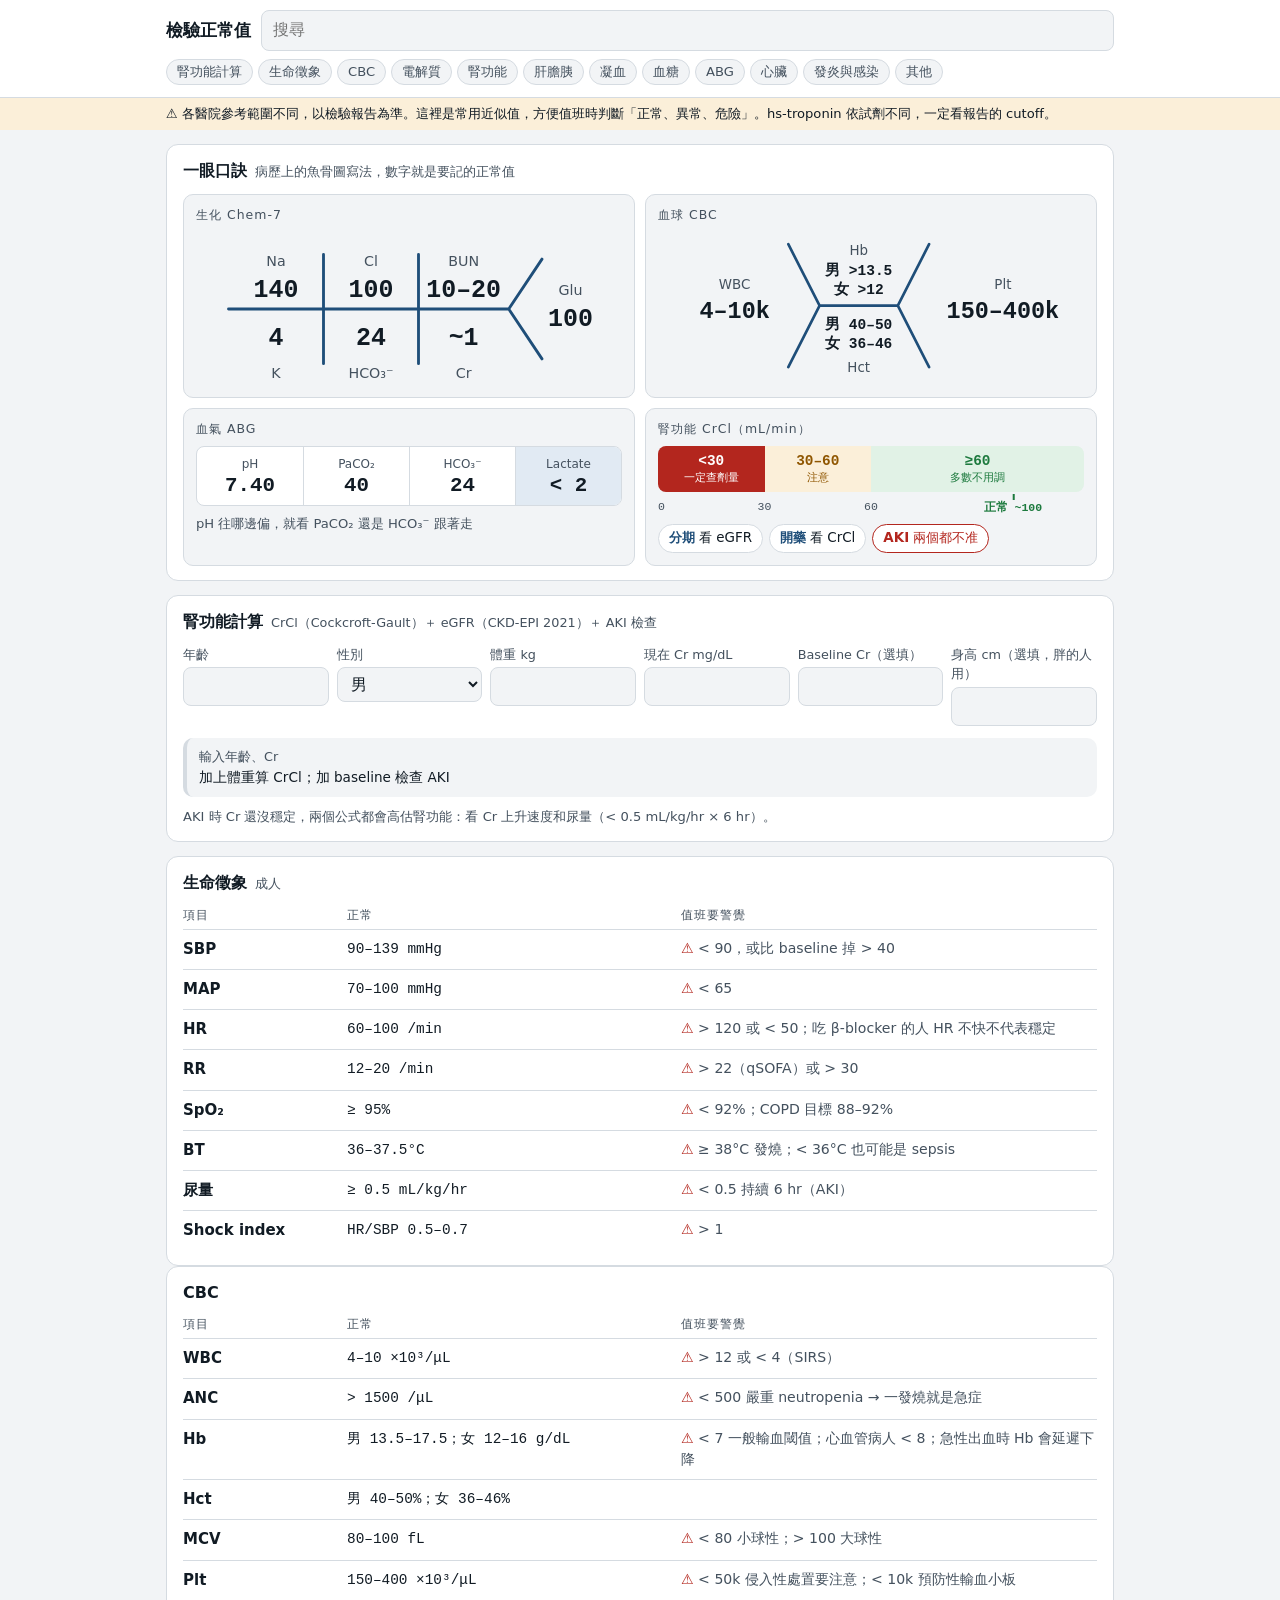
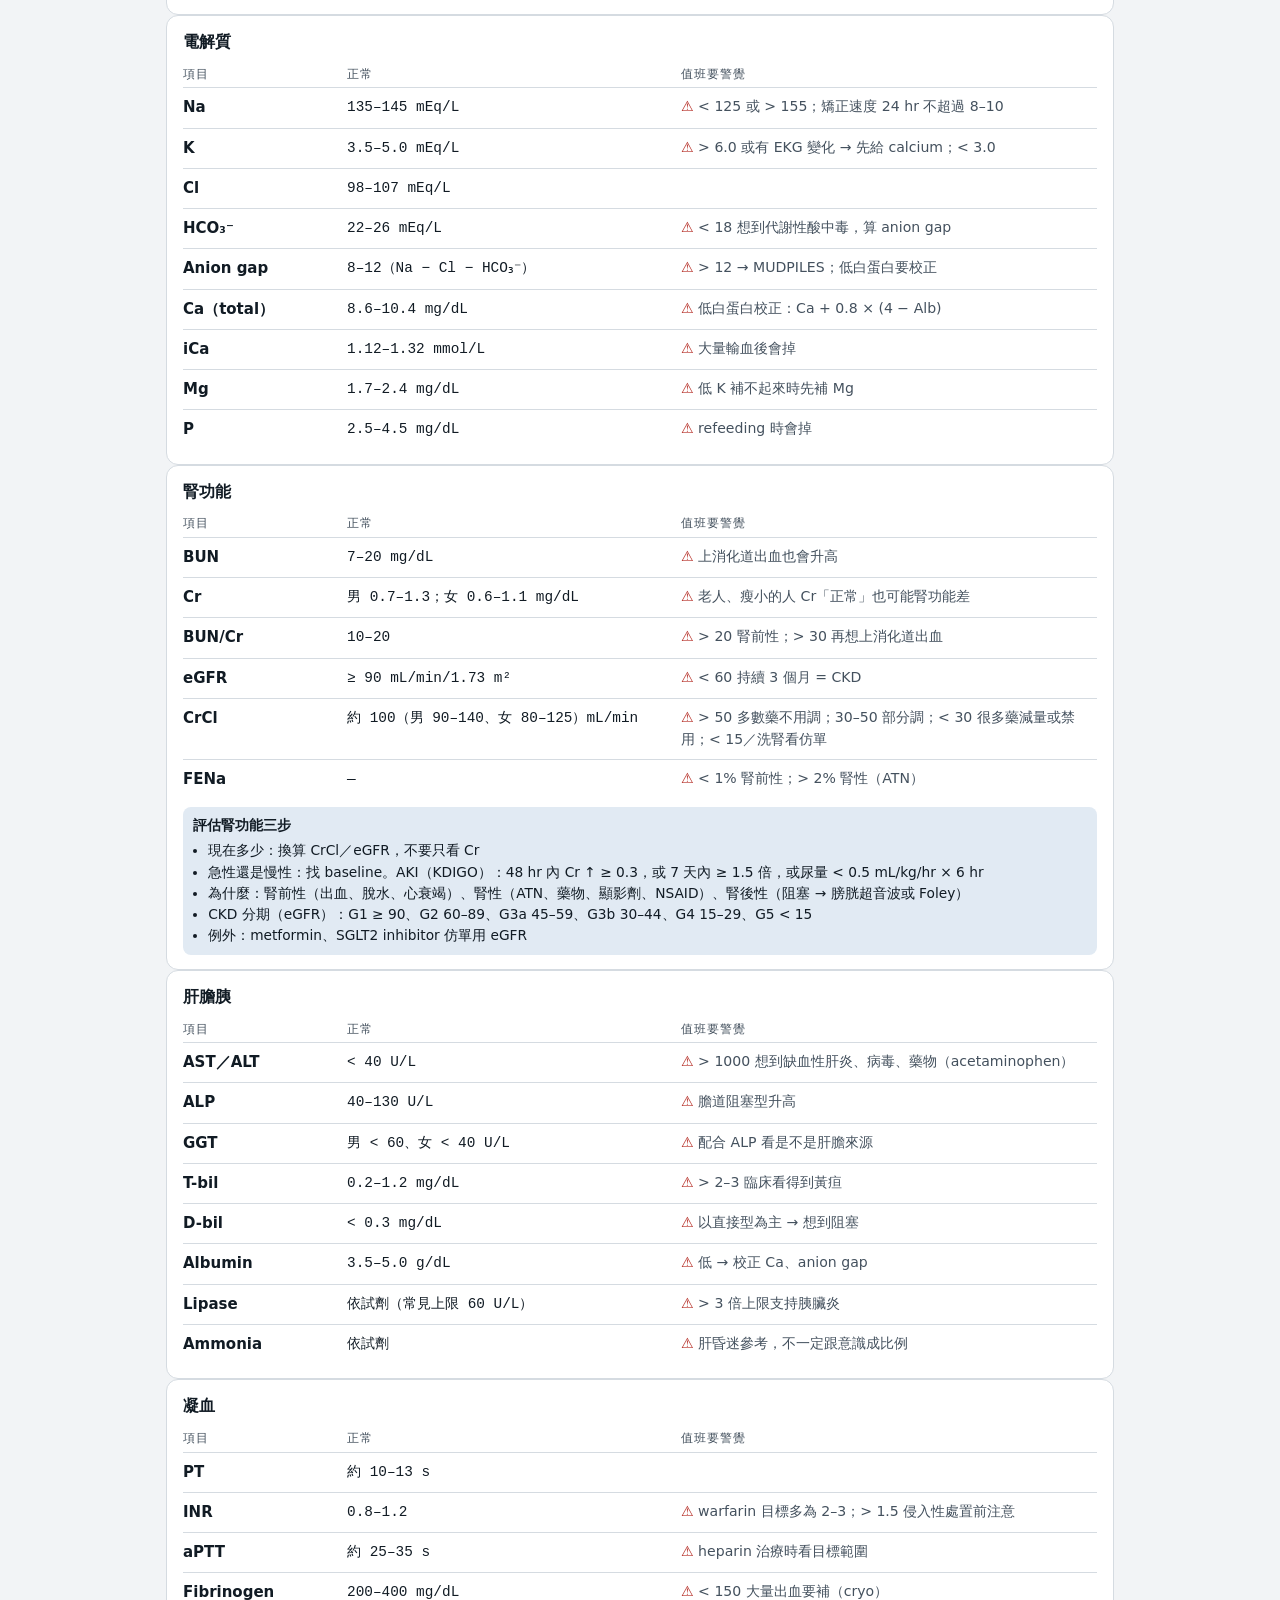
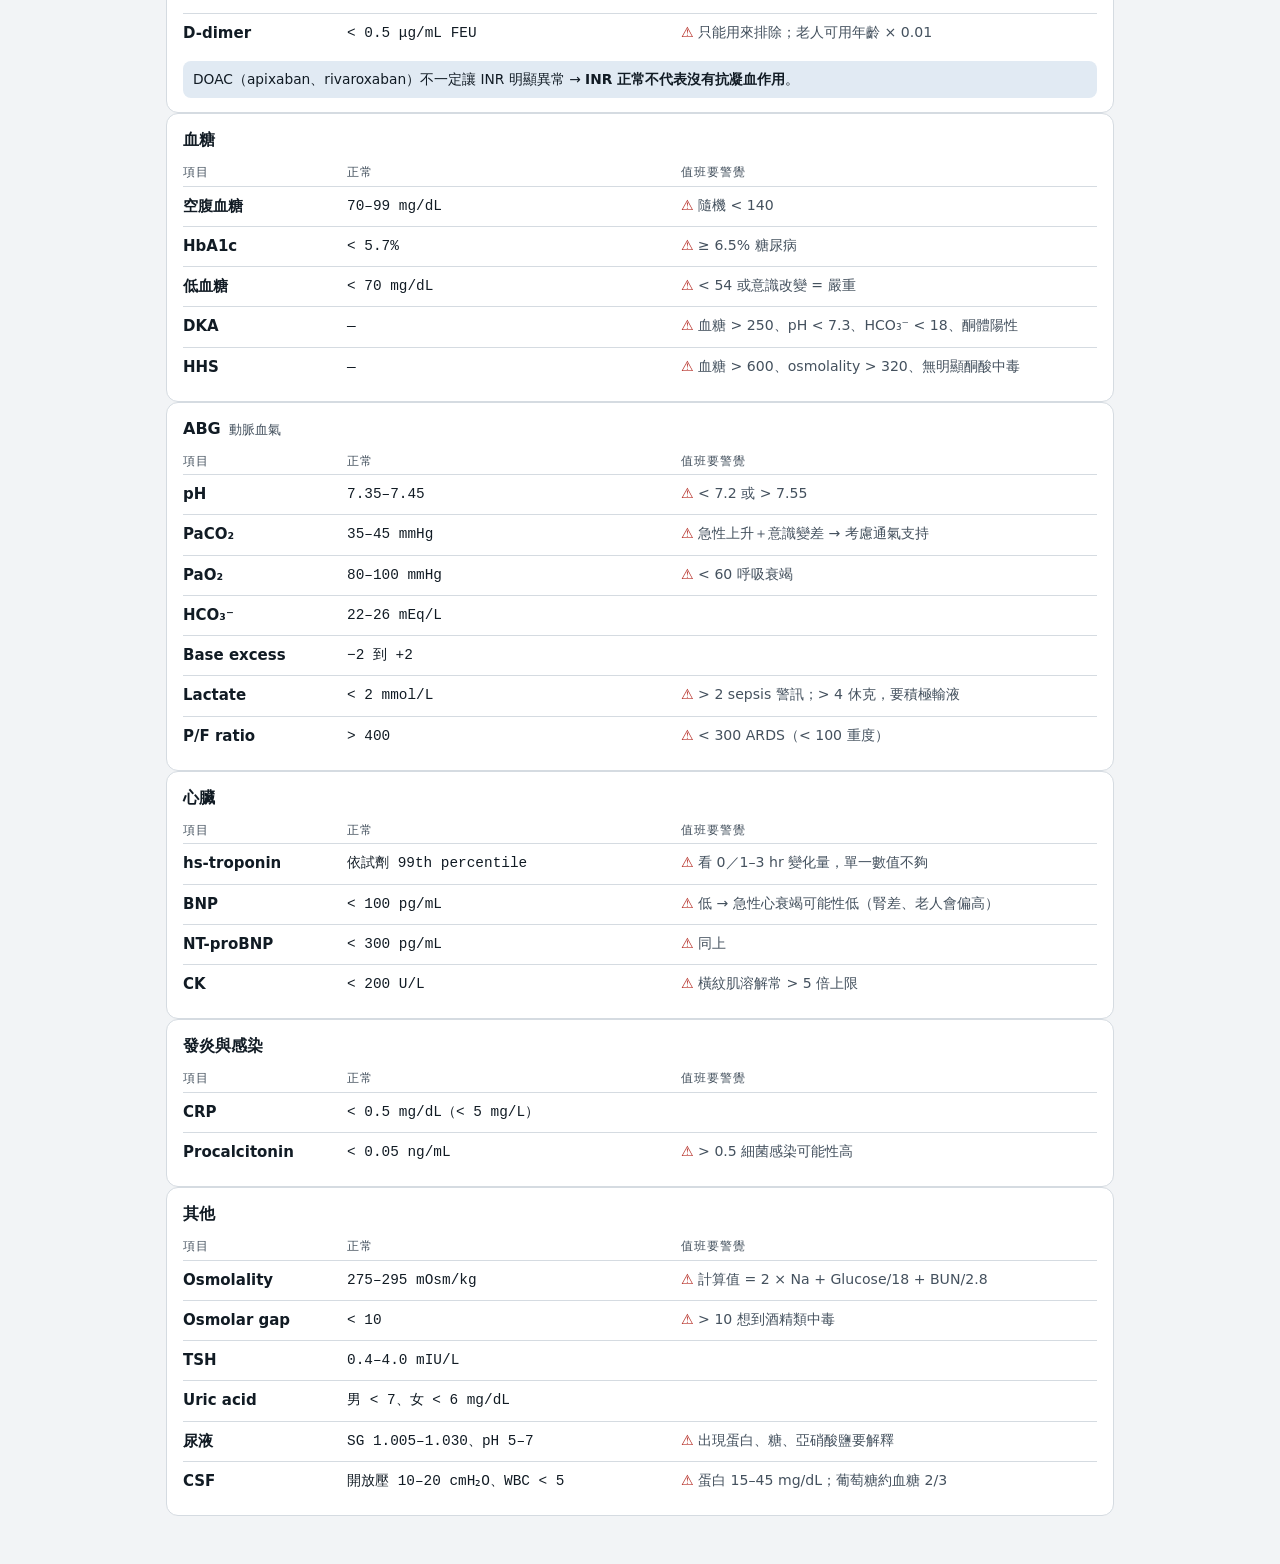
<file: site/tools/labs.html>
<!doctype html>
<html lang="zh-Hant">
<head>
<meta charset="utf-8">
<meta name="viewport" content="width=device-width,initial-scale=1,viewport-fit=cover">
<title>檢驗正常值</title>
<style>
/* Layout: sticky header (搜尋＋分類跳轉) → 口訣 → 腎功能計算機 → 各分類清單（每列：項目／正常／值班警覺） */
:root{
  --bg:#f2f3f6; --surface:#fff; --fg:#1b2028; --muted:#5d6573; --line:#d8dce4;
  --accent:#5b4699; --accent-soft:#ebe6f6;
  --bad:#b3261e; --bad-soft:#fde8e6; --warn:#9a5b00; --warn-soft:#fff2d9; --ok:#1d7a3e; --ok-soft:#e3f3e8;
  --mark:#ffe58a; --markfg:#1b2028;
  --ff-body:"Noto Sans TC","PingFang TC","Microsoft JhengHei",system-ui,sans-serif;
  --ff-mono:"JetBrains Mono",ui-monospace,Menlo,monospace;
}
@media (prefers-color-scheme:dark){:root:not([data-theme="light"]){
  --bg:#111318; --surface:#1a1d24; --fg:#e4e6ec; --muted:#9aa1ae; --line:#2e333d;
  --accent:#b4a2ec; --accent-soft:#2a2440;
  --bad:#ff8a80; --bad-soft:#3a1d1b; --warn:#f2b45a; --warn-soft:#352812; --ok:#6fd38f; --ok-soft:#173023;
  --mark:#7a6420; --markfg:#fff6d5; color-scheme:dark}}
:root[data-theme="dark"]{
  --bg:#111318; --surface:#1a1d24; --fg:#e4e6ec; --muted:#9aa1ae; --line:#2e333d;
  --accent:#b4a2ec; --accent-soft:#2a2440;
  --bad:#ff8a80; --bad-soft:#3a1d1b; --warn:#f2b45a; --warn-soft:#352812; --ok:#6fd38f; --ok-soft:#173023;
  --mark:#7a6420; --markfg:#fff6d5; color-scheme:dark}
*{box-sizing:border-box}
html{scroll-padding-top:110px}
body{margin:0;background:var(--bg);color:var(--fg);font-family:var(--ff-body);font-size:15px;line-height:1.55}
button,input,select{font:inherit;color:inherit}
:focus-visible{outline:2px solid var(--accent);outline-offset:2px}
.wrap{max-width:980px;margin:0 auto;padding-left:max(16px,env(safe-area-inset-left,0px));padding-right:max(16px,env(safe-area-inset-right,0px))}
.num,code{font-family:var(--ff-mono);font-size:.9em;font-variant-numeric:tabular-nums}

header{position:sticky;top:0;z-index:5;background:var(--surface);border-bottom:1px solid var(--line)}
header .wrap{padding-block:10px;display:flex;flex-direction:column;gap:8px}
.row1{display:flex;gap:10px;align-items:center}
.row1 h1{margin:0;font-size:1.05rem;white-space:nowrap}
.row1 input{flex:1;min-width:0;font-size:16px;padding:7px 11px;border:1.5px solid var(--line);border-radius:8px;background:var(--bg)}
.row1 input:focus-visible{outline:2px solid var(--accent);outline-offset:1px;border-color:var(--accent)}
.jump{display:flex;gap:5px;overflow-x:auto;scrollbar-width:none;padding-bottom:2px}
.jump::-webkit-scrollbar{display:none}
.jump a{flex:none;text-decoration:none;font-size:.82rem;border:1px solid var(--line);border-radius:999px;padding:2px 10px;color:var(--muted);background:var(--bg)}
.jump a:hover{color:var(--accent);border-color:var(--accent)}

.disc{background:var(--warn-soft);font-size:.82rem}
.disc .wrap{padding-block:6px}

main{padding-block:14px 48px;display:flex;flex-direction:column;gap:14px}
.box{background:var(--surface);border:1px solid var(--line);border-radius:12px;padding:14px 16px}
.box h2{margin:0 0 10px;font-size:1rem;display:flex;align-items:baseline;gap:8px;flex-wrap:wrap}
.box h2 small{font-weight:400;color:var(--muted);font-size:.8rem}

/* 一眼口訣：魚骨圖＋刻度條 */
.mng{display:grid;grid-template-columns:repeat(auto-fit,minmax(min(100%,340px),1fr));gap:10px}
.fig{margin:0;border:1px solid var(--line);border-radius:10px;padding:10px 12px 12px;background:var(--bg);display:flex;flex-direction:column;gap:8px;min-width:0}
.fig figcaption{font-size:.78rem;letter-spacing:.08em;color:var(--muted)}
.fig svg{width:100%;max-width:380px;height:auto;align-self:center;overflow:visible}
.bone path{fill:none;stroke:var(--accent);stroke-width:2.4;stroke-linecap:round;stroke-linejoin:round}
.fig text{text-anchor:middle;fill:var(--fg)}
.lb text{font:500 12px var(--ff-body);fill:var(--muted)}
.vl text{font:600 21px var(--ff-mono);fill:var(--fg)}
.vs text{font:600 13px var(--ff-mono);fill:var(--fg)}
.abg{display:grid;grid-template-columns:repeat(4,minmax(0,1fr));border:1px solid var(--line);border-radius:8px;overflow:hidden;background:var(--surface)}
.abg div{display:flex;flex-direction:column;align-items:center;padding:8px 2px;border-left:1px solid var(--line);min-width:0}
.abg div:first-child{border-left:0}
.abg b{font-size:.75rem;font-weight:500;color:var(--muted);white-space:nowrap}
.abg span{font:600 1.3rem var(--ff-mono);font-variant-numeric:tabular-nums}
.abg .lac{background:var(--accent-soft)}
.fn{margin:0;font-size:.82rem;color:var(--muted)}
.gauge{display:flex;height:46px;border-radius:8px;overflow:hidden;font:600 .9rem var(--ff-mono)}
.zone{display:flex;flex-direction:column;align-items:center;justify-content:center;line-height:1.15;min-width:0}
.zone small{font:500 .7rem var(--ff-body);white-space:nowrap}
.z1{background:var(--bad);color:var(--surface)}
.z2{background:var(--warn-soft);color:var(--warn)}
.z3{background:var(--ok-soft);color:var(--ok)}
.ticks{position:relative;height:16px;font:500 .72rem var(--ff-mono);color:var(--muted)}
.ticks span{position:absolute;top:0;transform:translateX(-50%);white-space:nowrap}
.ticks span:first-child{transform:none}
.ticks .norm{color:var(--ok);font-weight:600}
.ticks .norm::before{content:"";position:absolute;left:50%;top:-6px;width:2px;height:6px;background:var(--ok)}
.rule{display:flex;flex-wrap:wrap;gap:6px}
.rule span{font-size:.84rem;border:1px solid var(--line);border-radius:999px;padding:3px 10px;background:var(--surface)}
.rule b{color:var(--accent);margin-right:4px}
.rule .x{border-color:var(--bad);color:var(--bad)}
.rule .x b{color:var(--bad)}

/* calculator */
.calc{display:grid;grid-template-columns:repeat(auto-fit,minmax(130px,1fr));gap:8px}
.calc label{display:flex;flex-direction:column;gap:3px;font-size:.8rem;color:var(--muted)}
.calc input,.calc select{font-size:16px;padding:6px 9px;border:1.5px solid var(--line);border-radius:8px;background:var(--bg);color:var(--fg);min-width:0}
.res{margin-top:12px;display:grid;grid-template-columns:repeat(auto-fit,minmax(200px,1fr));gap:8px}
.res .r{border-radius:10px;padding:9px 12px;background:var(--bg);border-left:4px solid var(--line)}
.res .r b{display:block;font-size:.8rem;color:var(--muted);font-weight:500}
.res .r .v{font-family:var(--ff-mono);font-size:1.25rem}
.res .r .t{font-size:.85rem}
.r.bad{border-left-color:var(--bad);background:var(--bad-soft)}
.r.warn{border-left-color:var(--warn);background:var(--warn-soft)}
.r.ok{border-left-color:var(--ok);background:var(--ok-soft)}
.hint{font-size:.82rem;color:var(--muted);margin:10px 0 0}

/* lab rows */
.lab{display:grid;grid-template-columns:minmax(90px,150px) minmax(0,1fr) minmax(0,1.3fr);gap:2px 14px;padding:8px 0;border-top:1px solid var(--line)}
.lab:first-of-type{border-top:0}
.lab .n{font-weight:700}
.lab .nv{font-family:var(--ff-mono);font-size:.9rem}
.lab .al{font-size:.88rem;color:var(--muted)}
.lab .al:not(:empty)::before{content:"⚠ ";color:var(--bad)}
.colh{display:grid;grid-template-columns:minmax(90px,150px) minmax(0,1fr) minmax(0,1.3fr);gap:14px;font-size:.75rem;color:var(--muted);letter-spacing:.08em;padding-bottom:4px}
.note{font-size:.86rem;margin:8px 0 0;padding:8px 10px;border-radius:8px;background:var(--accent-soft)}
.note ul{margin:4px 0 0;padding-left:1.1em}
mark{background:var(--mark);color:var(--markfg);border-radius:2px}
.empty{color:var(--muted);text-align:center;padding:24px}
@media (max-width:640px){
  .colh{display:none}
  .lab{grid-template-columns:minmax(0,1fr) auto;gap:0 10px}
  .lab .al{grid-column:1/-1}
  .lab .nv{text-align:right}
}
</style>
<style id="hub-base">/*hub-common:start*/
/* 臨床輔助決策工具 · 共用設計基底 v2（正本：shared/hub-common.css，由 scripts/sync_shared.py 寫進每個 HTML，不要直接改 HTML 裡這一段）
   原則：顏色只用來表達臨床意義（紅＝危急、琥珀＝注意、綠＝正常／完成）；介面本身只有一個品牌色（墨藍）和一組帶藍調的中性灰。
   字體：系統字（iPhone = 蘋方，Android = Noto Sans CJK），不下載網路字型。形狀：小圓角、細線、不用陰影堆層次。 */
:root{
  --hub-bg:#F2F4F6; --hub-surface:#FFFFFF; --hub-surface2:#E8ECF0; --hub-ink:#111B24; --hub-ink2:#44515E; --hub-ink3:#687685; --hub-line:#D5DBE1;
  --hub-brand:#1F4E79; --hub-brand-soft:#E1EAF3; --hub-on-brand:#FFFFFF;
  --hub-bad:#B3261E; --hub-bad-soft:#FBE6E4; --hub-warn:#8F5600; --hub-warn-soft:#FBEFD9; --hub-ok:#1D7A3E; --hub-ok-soft:#E1F2E6;
  --hub-code:#B3261E; --hub-code-soft:#FBE6E4;
  --hub-p1:#B3322B; --hub-p2:#B26A12; --hub-p3:#4F6B8A; --hub-p4:#7F8791;
  --hub-sans:-apple-system,BlinkMacSystemFont,"PingFang TC","Noto Sans TC","Noto Sans CJK TC","Microsoft JhengHei",Roboto,system-ui,sans-serif;
  --hub-mono:ui-monospace,"SF Mono",SFMono-Regular,Menlo,Consolas,"Roboto Mono","Droid Sans Mono",monospace;
  --hub-ease:cubic-bezier(.2,.8,.2,1); --hub-dur:.16s; --hub-r:8px; --hub-r-lg:12px;
  /* 舊的各工具辨識色：全部指到同一個品牌色（工具各自的對應層還在用這些名字） */
  --hub-pilot:var(--hub-brand); --hub-pilot-soft:var(--hub-brand-soft); --hub-consult:var(--hub-brand); --hub-consult-soft:var(--hub-brand-soft);
  --hub-meds:var(--hub-brand); --hub-meds-soft:var(--hub-brand-soft); --hub-labs:var(--hub-brand); --hub-labs-soft:var(--hub-brand-soft);
  --hub-todo:var(--hub-brand); --hub-todo-soft:var(--hub-brand-soft);
}
@media (prefers-color-scheme:dark){:root:not([data-theme="light"]){
  --hub-bg:#0D1218; --hub-surface:#141B23; --hub-surface2:#1C2530; --hub-ink:#E2E8EE; --hub-ink2:#A1ADBA; --hub-ink3:#7B8896; --hub-line:#28323E;
  --hub-brand:#8FB8E3; --hub-brand-soft:#17293D; --hub-on-brand:#0B1622;
  --hub-bad:#FF7A70; --hub-bad-soft:#3A1B19; --hub-warn:#F0B04A; --hub-warn-soft:#352812; --hub-ok:#6CCF8E; --hub-ok-soft:#15301F;
  --hub-code:#FF7A70; --hub-code-soft:#3A1B19;
  --hub-p1:#EF6A5E; --hub-p2:#E3A04A; --hub-p3:#8FABC9; --hub-p4:#98A2AD; color-scheme:dark}}
:root[data-theme="dark"]{
  --hub-bg:#0D1218; --hub-surface:#141B23; --hub-surface2:#1C2530; --hub-ink:#E2E8EE; --hub-ink2:#A1ADBA; --hub-ink3:#7B8896; --hub-line:#28323E;
  --hub-brand:#8FB8E3; --hub-brand-soft:#17293D; --hub-on-brand:#0B1622;
  --hub-bad:#FF7A70; --hub-bad-soft:#3A1B19; --hub-warn:#F0B04A; --hub-warn-soft:#352812; --hub-ok:#6CCF8E; --hub-ok-soft:#15301F;
  --hub-code:#FF7A70; --hub-code-soft:#3A1B19;
  --hub-p1:#EF6A5E; --hub-p2:#E3A04A; --hub-p3:#8FABC9; --hub-p4:#98A2AD; color-scheme:dark}
/* 各工具自己的強調色、強調色上的字，一律跟品牌色走（查房板的 --ac 也是） */
html:root:root{--ac:var(--hub-brand);--ac-soft:var(--hub-brand-soft);--accent-ink:var(--hub-on-brand)}
/* Android：內嵌在別的網頁裡時，往下拉不要帶動外層頁面（下拉重新整理）；左右方向不設，手機上工具之間才能左右滑 */
html{overscroll-behavior-y:contain}
:focus-visible{outline:2px solid var(--hub-brand);outline-offset:2px}
@media (pointer:fine){*{scrollbar-width:thin;scrollbar-color:var(--hub-line) transparent}}

/* 觸控：點擊不延遲、不閃灰框、iPhone 不自動放大字 */
html{-webkit-tap-highlight-color:transparent;touch-action:manipulation;-webkit-text-size-adjust:100%;text-size-adjust:100%}
body{-webkit-font-smoothing:antialiased;text-rendering:optimizeSpeed}
::selection{background:color-mix(in srgb,var(--hub-accent,var(--hub-ink)) 22%,transparent)}
/* iPhone 點進字小於 16px 的輸入框會自動放大、而且不會縮回來：觸控裝置上所有輸入框一律 ≥16px */
@media (pointer:coarse){input:not([type="checkbox"]):not([type="radio"]):not([type="range"]),textarea,select{font-size:max(16px,1em)!important}}
/* 共用動畫：按下去微縮、顏色淡入淡出（低權重，工具自己的設定優先） */
:where(button,.btn,.chip,.card,summary,[role="tab"],a){transition:background-color var(--hub-dur) var(--hub-ease),border-color var(--hub-dur) var(--hub-ease),color var(--hub-dur) var(--hub-ease),box-shadow var(--hub-dur) var(--hub-ease),opacity var(--hub-dur) var(--hub-ease),transform .12s var(--hub-ease)}
:where(button,.btn,.chip,[role="tab"]):active:not(:disabled){transform:scale(.97)}
@keyframes hub-in{from{opacity:0;transform:translateY(6px)}}
@keyframes hub-pop{0%{transform:scale(1)}40%{transform:scale(1.18)}100%{transform:scale(1)}}
.hub-toast{position:fixed;left:16px;right:16px;margin:0 auto;width:fit-content;bottom:calc(20px + env(safe-area-inset-bottom,0px));z-index:60;max-width:min(520px,calc(100% - 32px));box-sizing:border-box;display:flex;gap:10px;align-items:center;background:var(--hub-ink);color:var(--hub-bg);font:500 14px/1.4 var(--hub-sans);padding:10px 14px;border-radius:var(--hub-r);box-shadow:0 6px 20px rgba(0,0,0,.22);animation:hub-in .22s var(--hub-ease)}
/* 待辦設定按鈕：跟待辦表的快速新增同一套（立即／緊急／待辦／有空，點緊急或待辦展開倒數） */
.hp{display:flex;flex-direction:column;gap:8px;min-width:0}
.hp-row{display:grid;grid-template-columns:repeat(4,minmax(0,1fr));gap:6px}
.hp-pr{--pc:var(--hub-p3);display:flex;flex-direction:column;align-items:center;justify-content:center;min-width:0;min-height:46px;padding:4px;border:1px solid color-mix(in srgb,var(--pc) 45%,var(--hub-line));border-radius:var(--hub-r);background:transparent;color:var(--pc);font:500 15px/1.2 var(--hub-sans);cursor:pointer}
.hp-pr[data-p="1"]{--pc:var(--hub-p1)}.hp-pr[data-p="2"]{--pc:var(--hub-p2)}.hp-pr[data-p="4"]{--pc:var(--hub-p4)}
.hp-pr small{font-size:12px;font-variant-numeric:tabular-nums}
.hp-pr small:empty{display:none}
.hp-pr[aria-pressed="true"]{background:var(--pc);border-color:var(--pc);color:var(--hub-surface)}
.hp-tm{display:flex;gap:6px;overflow-x:auto;overscroll-behavior-x:contain;scrollbar-width:none;padding:2px}
.hp-tm::-webkit-scrollbar{display:none}
.hp-c{flex:none;min-height:40px;border:1px solid var(--hub-line);background:transparent;border-radius:var(--hub-r);padding:6px 14px;font:15px/1 var(--hub-sans);color:var(--hub-ink);white-space:nowrap;cursor:pointer;font-variant-numeric:tabular-nums}
.hp-c[aria-pressed="true"]{background:var(--hub-ink);border-color:var(--hub-ink);color:var(--hub-bg)}
.hp input{flex:none;font:16px var(--hub-sans);min-height:40px;padding:5px 10px;border-radius:var(--hub-r);border:1px solid var(--hub-line);background:var(--hub-bg);color:var(--hub-ink);width:80px;text-align:center}
.hp-dt{display:flex;gap:6px}
.hp-dt input[type="date"]{flex:1 1 9.5em;width:auto;max-width:12em}
.hp-dt input[type="time"]{width:7em}
/* 右滑加入待辦 */
[data-swipe]{position:relative;touch-action:pan-y}
[data-swipe].sw-drag{transition:none!important}
[data-swipe].sw-back{transition:transform .22s var(--hub-ease)!important}
[data-swipe]::before{content:"＋ 待辦";position:absolute;top:0;bottom:0;right:100%;width:var(--sw,0px);display:flex;align-items:center;justify-content:flex-end;padding-right:12px;box-sizing:border-box;background:var(--hub-todo);color:var(--hub-surface);font:700 14px/1 var(--hub-sans);white-space:nowrap;overflow:hidden;opacity:var(--swo,0);pointer-events:none}
[data-swipe].sw-arm::before{content:"放開加入"}
body.sw-on{-webkit-user-select:none;user-select:none}
@keyframes hub-flash{from{background-color:var(--hub-todo-soft);box-shadow:inset 4px 0 0 var(--hub-todo)}}
.sw-done{animation:hub-flash .9s var(--hub-ease)}
@media (prefers-reduced-motion:reduce){*,*::before,*::after{animation-duration:.001ms!important;animation-iteration-count:1!important;transition-duration:.001ms!important}}
/*hub-common:end*/

html:root:root{--bg:var(--hub-bg);--surface:var(--hub-surface);--line:var(--hub-line);--fg:var(--hub-ink);--muted:var(--hub-ink2);--accent:var(--hub-labs);--accent-soft:var(--hub-labs-soft);--ok:var(--hub-ok);--ok-soft:var(--hub-ok-soft);--warn:var(--hub-warn);--warn-soft:var(--hub-warn-soft);--bad:var(--hub-bad);--bad-soft:var(--hub-bad-soft);--hub-accent:var(--hub-labs);--ff-body:var(--hub-sans);--ff-mono:var(--hub-mono)}
</style>

</head>
<body>
<header>
  <div class="wrap">
    <div class="row1">
      <h1>檢驗正常值</h1>
      <input id="q" type="search" placeholder="搜尋" autocomplete="off">
    </div>
    <nav class="jump" id="jump" aria-label="分類"></nav>
  </div>
</header>
<div class="disc"><div class="wrap">⚠ 各醫院參考範圍不同，以檢驗報告為準。這裡是常用近似值，方便值班時判斷「正常、異常、危險」。hs-troponin 依試劑不同，一定看報告的 cutoff。</div></div>

<main class="wrap">
  <section class="box" id="sec-mn">
    <h2>一眼口訣 <small>病歷上的魚骨圖寫法，數字就是要記的正常值</small></h2>
    <div class="mng">
      <figure class="fig">
        <figcaption>生化 Chem-7</figcaption>
        <svg viewBox="0 0 320 128" role="img" aria-label="生化魚骨圖：Na 140、Cl 100、BUN 10–20、K 4、HCO3 24、Cr 約 1、Glucose 100">
          <g class="bone"><path d="M8 64H244M88 18V110M168 18V110M244 64L272 22M244 64L272 106"/></g>
          <g class="lb"><text x="48" y="28">Na</text><text x="128" y="28">Cl</text><text x="206" y="28">BUN</text>
            <text x="48" y="122">K</text><text x="128" y="122">HCO₃⁻</text><text x="206" y="122">Cr</text><text x="296" y="52">Glu</text></g>
          <g class="vl"><text x="48" y="54">140</text><text x="128" y="54">100</text><text x="206" y="54">10–20</text>
            <text x="48" y="94">4</text><text x="128" y="94">24</text><text x="206" y="94">~1</text><text x="296" y="78">100</text></g>
        </svg>
      </figure>
      <figure class="fig">
        <figcaption>血球 CBC</figcaption>
        <svg viewBox="0 0 340 130" role="img" aria-label="CBC 魚骨圖：WBC 4–10k、Hb 男大於 13.5 女大於 12、Hct 男 40–50 女 36–46、Plt 150–400k">
          <g class="bone"><path d="M96 10L124 65L96 120M222 10L194 65L222 120M124 65H194"/></g>
          <g class="lb"><text x="48" y="50">WBC</text><text x="288" y="50">Plt</text><text x="159" y="20">Hb</text><text x="159" y="124">Hct</text></g>
          <g class="vl"><text x="48" y="76">4–10k</text><text x="288" y="76">150–400k</text></g>
          <g class="vs"><text x="159" y="38">男 &gt;13.5</text><text x="159" y="55">女 &gt;12</text><text x="159" y="86">男 40–50</text><text x="159" y="103">女 36–46</text></g>
        </svg>
      </figure>
      <figure class="fig">
        <figcaption>血氣 ABG</figcaption>
        <div class="abg">
          <div><b>pH</b><span>7.40</span></div><div><b>PaCO₂</b><span>40</span></div><div><b>HCO₃⁻</b><span>24</span></div><div class="lac"><b>Lactate</b><span>&lt; 2</span></div>
        </div>
        <p class="fn">pH 往哪邊偏，就看 PaCO₂ 還是 HCO₃⁻ 跟著走</p>
      </figure>
      <figure class="fig">
        <figcaption>腎功能 CrCl（mL/min）</figcaption>
        <div class="gauge" aria-label="CrCl 低於 30 一定查藥物劑量，30 到 60 注意，正常約 100">
          <div class="zone z1" style="flex:30">&lt;30<small>一定查劑量</small></div>
          <div class="zone z2" style="flex:30">30–60<small>注意</small></div>
          <div class="zone z3" style="flex:60">≥60<small>多數不用調</small></div>
        </div>
        <div class="ticks"><span style="left:0">0</span><span style="left:25%">30</span><span style="left:50%">60</span><span class="norm" style="left:83.3%">正常 ~100</span></div>
        <div class="rule"><span><b>分期</b>看 eGFR</span><span><b>開藥</b>看 CrCl</span><span class="x"><b>AKI</b>兩個都不准</span></div>
      </figure>
    </div>
  </section>

  <section class="box" id="sec-calc">
    <h2>腎功能計算 <small>CrCl（Cockcroft-Gault）＋ eGFR（CKD-EPI 2021）＋ AKI 檢查</small></h2>
    <div class="calc">
      <label>年齡<input id="cAge" type="number" inputmode="numeric" min="18" max="110"></label>
      <label>性別<select id="cSex"><option value="M">男</option><option value="F">女</option></select></label>
      <label>體重 kg<input id="cWt" type="number" inputmode="decimal" min="20" max="250"></label>
      <label>現在 Cr mg/dL<input id="cCr" type="number" inputmode="decimal" step="0.1" min="0.1" max="20"></label>
      <label>Baseline Cr（選填）<input id="cBase" type="number" inputmode="decimal" step="0.1" min="0.1" max="20"></label>
      <label>身高 cm（選填，胖的人用）<input id="cHt" type="number" inputmode="numeric" min="120" max="220"></label>
    </div>
    <div class="res" id="cRes"></div>
    <p class="hint">AKI 時 Cr 還沒穩定，兩個公式都會高估腎功能：看 Cr 上升速度和尿量（&lt; 0.5 mL/kg/hr × 6 hr）。</p>
  </section>

  <div id="labs"></div>
</main>

<script>
(() => {
  const $ = id => document.getElementById(id);
  // [項目, 正常值, 值班要警覺]；搜尋也比對 k（別名）
  const S = [
    { id: 'vs', t: '生命徵象', s: '成人', rows: [
      ['SBP', '90–139 mmHg', '< 90，或比 baseline 掉 > 40'],
      ['MAP', '70–100 mmHg', '< 65'],
      ['HR', '60–100 /min', '> 120 或 < 50；吃 β-blocker 的人 HR 不快不代表穩定'],
      ['RR', '12–20 /min', '> 22（qSOFA）或 > 30'],
      ['SpO₂', '≥ 95%', '< 92%；COPD 目標 88–92%'],
      ['BT', '36–37.5°C', '≥ 38°C 發燒；< 36°C 也可能是 sepsis'],
      ['尿量', '≥ 0.5 mL/kg/hr', '< 0.5 持續 6 hr（AKI）', 'urine output UO'],
      ['Shock index', 'HR/SBP 0.5–0.7', '> 1', 'SI'],
    ]},
    { id: 'cbc', t: 'CBC', rows: [
      ['WBC', '4–10 ×10³/μL', '> 12 或 < 4（SIRS）'],
      ['ANC', '> 1500 /μL', '< 500 嚴重 neutropenia → 一發燒就是急症', 'neutrophil'],
      ['Hb', '男 13.5–17.5；女 12–16 g/dL', '< 7 一般輸血閾值；心血管病人 < 8；急性出血時 Hb 會延遲下降', 'hemoglobin'],
      ['Hct', '男 40–50%；女 36–46%', ''],
      ['MCV', '80–100 fL', '< 80 小球性；> 100 大球性'],
      ['Plt', '150–400 ×10³/μL', '< 50k 侵入性處置要注意；< 10k 預防性輸血小板', 'platelet'],
    ]},
    { id: 'lyte', t: '電解質', rows: [
      ['Na', '135–145 mEq/L', '< 125 或 > 155；矯正速度 24 hr 不超過 8–10', 'sodium 鈉'],
      ['K', '3.5–5.0 mEq/L', '> 6.0 或有 EKG 變化 → 先給 calcium；< 3.0', 'potassium 鉀'],
      ['Cl', '98–107 mEq/L', '', 'chloride'],
      ['HCO₃⁻', '22–26 mEq/L', '< 18 想到代謝性酸中毒，算 anion gap', 'bicarbonate HCO3'],
      ['Anion gap', '8–12（Na − Cl − HCO₃⁻）', '> 12 → MUDPILES；低白蛋白要校正', 'AG'],
      ['Ca（total）', '8.6–10.4 mg/dL', '低白蛋白校正：Ca + 0.8 × (4 − Alb)', 'calcium 鈣'],
      ['iCa', '1.12–1.32 mmol/L', '大量輸血後會掉', 'ionized calcium'],
      ['Mg', '1.7–2.4 mg/dL', '低 K 補不起來時先補 Mg', 'magnesium 鎂'],
      ['P', '2.5–4.5 mg/dL', 'refeeding 時會掉', 'phosphate 磷'],
    ]},
    { id: 'renal', t: '腎功能', rows: [
      ['BUN', '7–20 mg/dL', '上消化道出血也會升高'],
      ['Cr', '男 0.7–1.3；女 0.6–1.1 mg/dL', '老人、瘦小的人 Cr「正常」也可能腎功能差', 'creatinine'],
      ['BUN/Cr', '10–20', '> 20 腎前性；> 30 再想上消化道出血'],
      ['eGFR', '≥ 90 mL/min/1.73 m²', '< 60 持續 3 個月 = CKD', 'CKD-EPI'],
      ['CrCl', '約 100（男 90–140、女 80–125）mL/min', '> 50 多數藥不用調；30–50 部分調；< 30 很多藥減量或禁用；< 15／洗腎看仿單', 'Cockcroft-Gault clearance'],
      ['FENa', '—', '< 1% 腎前性；> 2% 腎性（ATN）'],
    ], note: `<b>評估腎功能三步</b><ul>
      <li>現在多少：換算 CrCl／eGFR，不要只看 Cr</li>
      <li>急性還是慢性：找 baseline。AKI（KDIGO）：48 hr 內 Cr ↑ ≥ 0.3，或 7 天內 ≥ 1.5 倍，或尿量 &lt; 0.5 mL/kg/hr × 6 hr</li>
      <li>為什麼：腎前性（出血、脫水、心衰竭）、腎性（ATN、藥物、顯影劑、NSAID）、腎後性（阻塞 → 膀胱超音波或 Foley）</li>
      <li>CKD 分期（eGFR）：G1 ≥ 90、G2 60–89、G3a 45–59、G3b 30–44、G4 15–29、G5 &lt; 15</li>
      <li>例外：metformin、SGLT2 inhibitor 仿單用 eGFR</li></ul>` },
    { id: 'liver', t: '肝膽胰', rows: [
      ['AST／ALT', '< 40 U/L', '> 1000 想到缺血性肝炎、病毒、藥物（acetaminophen）', 'GOT GPT'],
      ['ALP', '40–130 U/L', '膽道阻塞型升高'],
      ['GGT', '男 < 60、女 < 40 U/L', '配合 ALP 看是不是肝膽來源'],
      ['T-bil', '0.2–1.2 mg/dL', '> 2–3 臨床看得到黃疸', 'bilirubin 膽紅素'],
      ['D-bil', '< 0.3 mg/dL', '以直接型為主 → 想到阻塞', 'direct bilirubin'],
      ['Albumin', '3.5–5.0 g/dL', '低 → 校正 Ca、anion gap', '白蛋白'],
      ['Lipase', '依試劑（常見上限 60 U/L）', '> 3 倍上限支持胰臟炎'],
      ['Ammonia', '依試劑', '肝昏迷參考，不一定跟意識成比例', 'NH3'],
    ]},
    { id: 'coag', t: '凝血', rows: [
      ['PT', '約 10–13 s', ''],
      ['INR', '0.8–1.2', 'warfarin 目標多為 2–3；> 1.5 侵入性處置前注意'],
      ['aPTT', '約 25–35 s', 'heparin 治療時看目標範圍'],
      ['Fibrinogen', '200–400 mg/dL', '< 150 大量出血要補（cryo）'],
      ['D-dimer', '< 0.5 μg/mL FEU', '只能用來排除；老人可用年齡 × 0.01'],
    ], note: 'DOAC（apixaban、rivaroxaban）不一定讓 INR 明顯異常 → <b>INR 正常不代表沒有抗凝血作用</b>。' },
    { id: 'glu', t: '血糖', rows: [
      ['空腹血糖', '70–99 mg/dL', '隨機 < 140', 'glucose sugar'],
      ['HbA1c', '< 5.7%', '≥ 6.5% 糖尿病'],
      ['低血糖', '< 70 mg/dL', '< 54 或意識改變 = 嚴重', 'hypoglycemia'],
      ['DKA', '—', '血糖 > 250、pH < 7.3、HCO₃⁻ < 18、酮體陽性'],
      ['HHS', '—', '血糖 > 600、osmolality > 320、無明顯酮酸中毒'],
    ]},
    { id: 'abg', t: 'ABG', s: '動脈血氣', rows: [
      ['pH', '7.35–7.45', '< 7.2 或 > 7.55'],
      ['PaCO₂', '35–45 mmHg', '急性上升＋意識變差 → 考慮通氣支持', 'PaCO2'],
      ['PaO₂', '80–100 mmHg', '< 60 呼吸衰竭', 'PaO2'],
      ['HCO₃⁻', '22–26 mEq/L', ''],
      ['Base excess', '−2 到 +2', '', 'BE'],
      ['Lactate', '< 2 mmol/L', '> 2 sepsis 警訊；> 4 休克，要積極輸液', '乳酸'],
      ['P/F ratio', '> 400', '< 300 ARDS（< 100 重度）'],
    ]},
    { id: 'heart', t: '心臟', rows: [
      ['hs-troponin', '依試劑 99th percentile', '看 0／1–3 hr 變化量，單一數值不夠', 'troponin'],
      ['BNP', '< 100 pg/mL', '低 → 急性心衰竭可能性低（腎差、老人會偏高）'],
      ['NT-proBNP', '< 300 pg/mL', '同上'],
      ['CK', '< 200 U/L', '橫紋肌溶解常 > 5 倍上限', 'CPK'],
    ]},
    { id: 'inf', t: '發炎與感染', rows: [
      ['CRP', '< 0.5 mg/dL（< 5 mg/L）', ''],
      ['Procalcitonin', '< 0.05 ng/mL', '> 0.5 細菌感染可能性高', 'PCT'],
    ]},
    { id: 'misc', t: '其他', rows: [
      ['Osmolality', '275–295 mOsm/kg', '計算值 = 2 × Na + Glucose/18 + BUN/2.8'],
      ['Osmolar gap', '< 10', '> 10 想到酒精類中毒'],
      ['TSH', '0.4–4.0 mIU/L', ''],
      ['Uric acid', '男 < 7、女 < 6 mg/dL', '', '尿酸'],
      ['尿液', 'SG 1.005–1.030、pH 5–7', '出現蛋白、糖、亞硝酸鹽要解釋', 'UA urinalysis'],
      ['CSF', '開放壓 10–20 cmH₂O、WBC < 5', '蛋白 15–45 mg/dL；葡萄糖約血糖 2/3', 'lumbar puncture 腰椎穿刺'],
    ]},
  ];

  const esc = s => s.replace(/[&<>"]/g, c => ({ '&': '&amp;', '<': '&lt;', '>': '&gt;', '"': '&quot;' }[c]));
  const hl = (s, q) => {
    const e = esc(s);
    if (!q) return e;
    const i = s.toLowerCase().indexOf(q);
    return i < 0 ? e : esc(s.slice(0, i)) + '<mark>' + esc(s.slice(i, i + q.length)) + '</mark>' + esc(s.slice(i + q.length));
  };

  $('jump').innerHTML = '<a href="#sec-calc">腎功能計算</a>' + S.map(x => `<a href="#sec-${x.id}">${x.t}</a>`).join('');

  function render() {
    const q = $('q').value.trim().toLowerCase();
    let html = '', hits = 0;
    S.forEach(sec => {
      const rows = sec.rows.filter(r => !q || (r.join(' ') + ' ' + sec.t).toLowerCase().includes(q));
      if (!rows.length) return;
      hits += rows.length;
      html += `<section class="box" id="sec-${sec.id}"><h2>${sec.t}${sec.s ? ` <small>${sec.s}</small>` : ''}</h2>
        <div class="colh"><span>項目</span><span>正常</span><span>值班要警覺</span></div>` +
        rows.map(r => `<div class="lab"><span class="n">${hl(r[0], q)}</span><span class="nv">${hl(r[1], q)}</span><span class="al">${hl(r[2], q)}</span></div>`).join('') +
        (sec.note && !q ? `<div class="note">${sec.note}</div>` : '') + '</section>';
    });
    $('labs').innerHTML = html || '<p class="empty">找不到，換個寫法試試（例如 K、鉀、potassium）。</p>';
    $('sec-mn').hidden = $('sec-calc').hidden = !!q;
  }
  $('q').addEventListener('input', render);
  render();

  // 腎功能計算
  const f = id => parseFloat($(id).value);
  function calc() {
    const age = f('cAge'), wt = f('cWt'), cr = f('cCr'), base = f('cBase'), ht = f('cHt'), F = $('cSex').value === 'F';
    const out = [];
    if (age && cr) {
      const k = F ? 0.7 : 0.9, a = F ? -0.241 : -0.302, r = cr / k;
      const egfr = 142 * Math.pow(Math.min(r, 1), a) * Math.pow(Math.max(r, 1), -1.2) * Math.pow(0.9938, age) * (F ? 1.012 : 1);
      const st = egfr >= 90 ? 'G1' : egfr >= 60 ? 'G2' : egfr >= 45 ? 'G3a' : egfr >= 30 ? 'G3b' : egfr >= 15 ? 'G4' : 'G5';
      out.push(['eGFR（CKD-EPI 2021）', Math.round(egfr) + ' mL/min/1.73 m²', `若為慢性 = ${st}`, egfr < 30 ? 'bad' : egfr < 60 ? 'warn' : 'ok']);
    }
    if (age && wt && cr) {
      let w = wt, wn = '實際體重';
      if (ht) {
        const ibw = (F ? 45.5 : 50) + 0.9 * (ht - 152.4);
        if (wt > ibw * 1.2) { w = ibw + 0.4 * (wt - ibw); wn = `校正體重 ${w.toFixed(0)} kg（實際 > 理想 120%）`; }
        else if (wt > ibw) { w = ibw; wn = `理想體重 ${ibw.toFixed(0)} kg`; }
      }
      const cc = (140 - age) * w / (72 * cr) * (F ? 0.85 : 1);
      const band = cc > 50 ? '多數藥不用調' : cc >= 30 ? '部分藥要調整' : cc >= 15 ? '很多藥減量或禁用' : '看仿單洗腎劑量';
      out.push(['CrCl（Cockcroft-Gault）', Math.round(cc) + ' mL/min', `${band}｜用${wn}`, cc < 30 ? 'bad' : cc < 60 ? 'warn' : 'ok']);
    }
    if (cr && base) {
      const d = cr - base, x = cr / base;
      const aki = x >= 3 ? 'KDIGO stage 3' : x >= 2 ? 'KDIGO stage 2' : (x >= 1.5 || d >= 0.3) ? 'KDIGO stage 1' : '';
      out.push(['跟 baseline 比', `${d >= 0 ? '+' : ''}${d.toFixed(1)}（${x.toFixed(2)} 倍）`,
        aki ? `符合 AKI ${aki}（若在 48 hr 內 ↑ ≥ 0.3 或 7 天內 ≥ 1.5 倍）→ 公式會高估` : '尚未達 AKI 標準，繼續追 Cr 和尿量', aki ? 'bad' : 'ok']);
    }
    $('cRes').innerHTML = out.length ? out.map(o => `<div class="r ${o[3]}"><b>${o[0]}</b><span class="v">${o[1]}</span><div class="t">${o[2]}</div></div>`).join('')
      : '<div class="r"><b>輸入年齡、Cr</b><div class="t">加上體重算 CrCl；加 baseline 檢查 AKI</div></div>';
  }
  ['cAge', 'cSex', 'cWt', 'cCr', 'cBase', 'cHt'].forEach(id => $(id).addEventListener('input', calc));
  calc();
})();
</script>
</body>
</html>
</file>
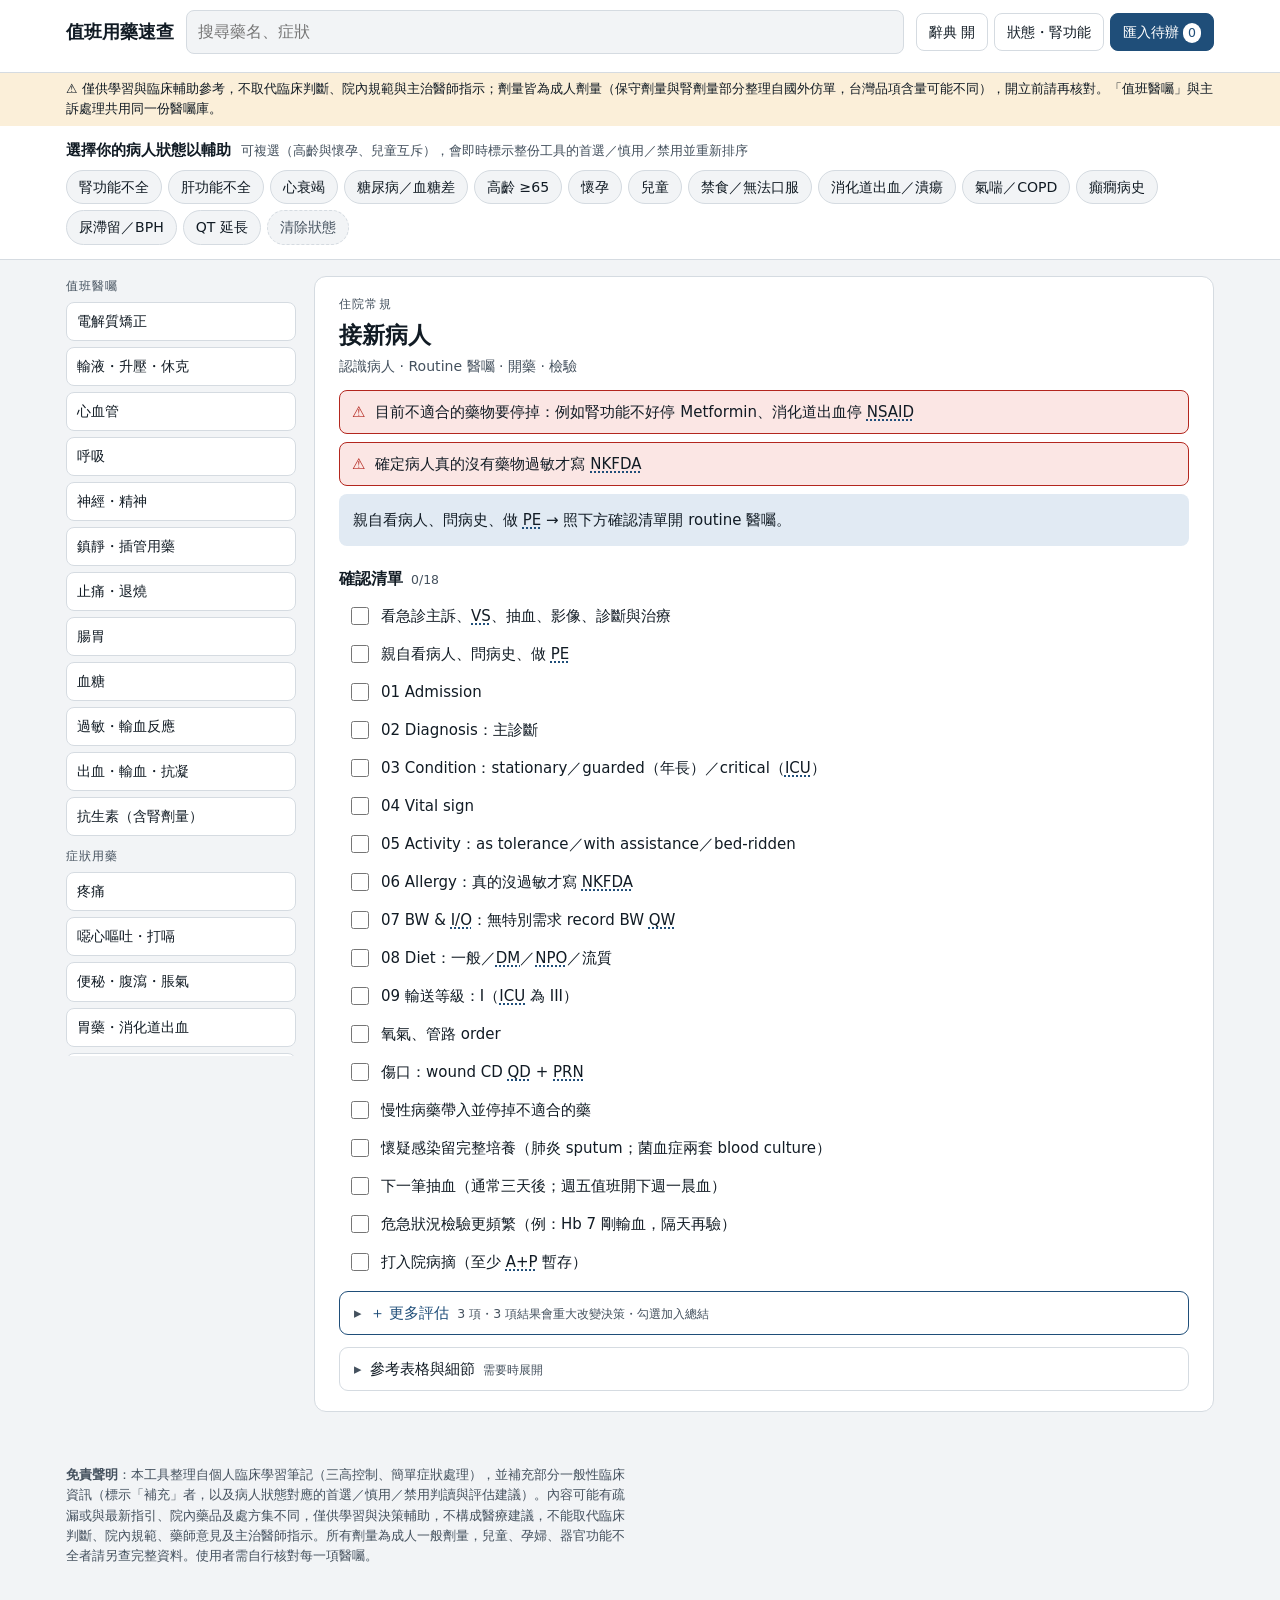
<file: site/tools/meds.html>
<!doctype html><html lang="zh-Hant"><head><meta charset=utf8><meta name=viewport content="width=device-width,initial-scale=1,viewport-fit=cover"><style>:root{color-scheme:light;box-sizing:border-box;padding-top:env(safe-area-inset-top,0px);padding-bottom:env(safe-area-inset-bottom,0px)}html{scroll-padding-top:env(safe-area-inset-top,0px)}body{margin:0;padding:0;font:14px -apple-system,BlinkMacSystemFont,sans-serif;background:#fff;color:#000}img{max-width:100%}[hidden]:not([hidden=until-found i]){display:none!important}</style></head><body>
<title>值班用藥速查</title>
<meta name="claude:viewport-fit-sides" content="cover">
<style>
/* Layout: sticky header (search + summary), patient-state banner, topic grid nav (sidebar on wide), one topic at a time; mechanisms folded */
:root{
  --bg:#f2f4f5; --surface:#fff; --fg:#1a2326; --muted:#5b696e; --line:#d7dee0;
  --accent:#0d6870; --accent-soft:#e0eff0;
  --ok:#1d7a3e; --ok-soft:#e3f3e8; --warn:#9a5b00; --warn-soft:#fff2d9; --bad:#b3261e; --bad-soft:#fde8e6;
  --mark:#ffe58a; --markfg:#1a2326;
  --ff-display:"Noto Serif TC","Songti TC",serif;
  --ff-body:"Noto Sans TC","PingFang TC","Microsoft JhengHei",system-ui,sans-serif;
  --ff-mono:"JetBrains Mono",ui-monospace,Menlo,monospace;
}
@media (prefers-color-scheme:dark){:root:not([data-theme="light"]){
  --bg:#11171a; --surface:#1a2226; --fg:#e3e9ea; --muted:#93a2a6; --line:#2d383c;
  --accent:#5cc2c8; --accent-soft:#1c3437;
  --ok:#6fd38f; --ok-soft:#173023; --warn:#f2b45a; --warn-soft:#352812; --bad:#ff8a80; --bad-soft:#3a1d1b;
  --mark:#7a6420; --markfg:#fff6d5; color-scheme:dark}}
:root[data-theme="dark"]{
  --bg:#11171a; --surface:#1a2226; --fg:#e3e9ea; --muted:#93a2a6; --line:#2d383c;
  --accent:#5cc2c8; --accent-soft:#1c3437;
  --ok:#6fd38f; --ok-soft:#173023; --warn:#f2b45a; --warn-soft:#352812; --bad:#ff8a80; --bad-soft:#3a1d1b;
  --mark:#7a6420; --markfg:#fff6d5; color-scheme:dark}
*{box-sizing:border-box}
body{background:var(--bg);color:var(--fg);font-family:var(--ff-body);font-size:15px;line-height:1.6}
body::before{content:"";position:fixed;inset:0 0 auto;height:env(safe-area-inset-top,0px);z-index:10;background:var(--surface)}
button{font:inherit;color:inherit;cursor:pointer}
button:focus-visible,input:focus-visible,summary:focus-visible{outline:2px solid var(--accent);outline-offset:2px}
.wrap{max-width:1180px;margin:0 auto;padding-left:max(16px,env(safe-area-inset-left,0px));padding-right:max(16px,env(safe-area-inset-right,0px))}
.num,code{font-family:var(--ff-mono);font-size:.88em;font-variant-numeric:tabular-nums}

/* header */
header.top{position:sticky;top:env(safe-area-inset-top,0px);z-index:6;background:var(--surface);border-bottom:1px solid var(--line)}
header.top .wrap{padding-block:10px;display:flex;flex-wrap:wrap;gap:8px 12px;align-items:center}
.brand{font-family:var(--ff-display);font-size:1.15rem;margin:0;white-space:nowrap}
.search{flex:1 1 260px;display:flex;gap:6px;min-width:0}
.search input{flex:1;min-width:0;font:inherit;font-size:16px;padding:8px 11px;border:1.5px solid var(--line);border-radius:8px;background:var(--bg);color:var(--fg)}
.search input:focus-visible{outline:2px solid var(--accent);outline-offset:1px;border-color:var(--accent)}
.hbtns{display:flex;gap:6px}
.btn{border:1px solid var(--line);background:var(--surface);border-radius:8px;padding:7px 12px;font-size:.88rem;white-space:nowrap}
.btn.pri{background:var(--accent);border-color:var(--accent);color:var(--surface);font-weight:500}
.btn .ct{display:inline-block;min-width:1.4em;padding:0 5px;margin-left:4px;border-radius:9px;background:var(--surface);color:var(--accent);font-size:.78rem;text-align:center}
.activebar{flex-basis:100%;display:flex;flex-wrap:wrap;gap:5px;font-size:.8rem;color:var(--muted)}
.activebar .pill{background:var(--accent-soft);color:var(--accent);border-radius:999px;padding:1px 9px}
.disc{background:var(--warn-soft);color:var(--fg);font-size:.8rem}
.disc .wrap{padding-block:6px}

/* state banner */
.states{background:var(--surface);border-bottom:1px solid var(--line)}
.states .wrap{padding-block:12px 14px}
.states h2{font-size:.95rem;margin:0 0 8px;display:flex;gap:10px;align-items:baseline;flex-wrap:wrap}
.states h2 small{font-weight:400;color:var(--muted);font-size:.8rem}
.schips{display:flex;flex-wrap:wrap;gap:6px}
.schip{border:1.5px solid var(--line);background:var(--bg);border-radius:999px;padding:5px 12px;font-size:.88rem}
.schip[aria-pressed="true"]{background:var(--accent);border-color:var(--accent);color:var(--surface);font-weight:500}
.schip.clear{border-style:dashed;color:var(--muted)}

/* layout */
.layout{display:grid;gap:18px;padding-block:16px 40px}
@media (min-width:920px){.layout{grid-template-columns:230px minmax(0,1fr)}.nav{position:sticky;top:calc(env(safe-area-inset-top,0px) + 100px);align-self:start;max-height:calc(100vh - 120px);overflow:auto}}
.nav h3{font-size:.78rem;letter-spacing:.08em;color:var(--muted);margin:10px 0 6px;font-weight:500}
.nav h3:first-child{margin-top:0}
.ngrid{display:grid;grid-template-columns:repeat(auto-fill,minmax(130px,1fr));gap:6px}
@media (min-width:920px){.ngrid{grid-template-columns:1fr}}
.nb{display:flex;align-items:center;gap:6px;text-align:left;border:1px solid var(--line);background:var(--surface);border-radius:8px;padding:7px 10px;font-size:.9rem;min-width:0}
.nb .nt{flex:1;min-width:0}
.nb[aria-current="true"]{border-color:var(--accent);background:var(--accent-soft);color:var(--accent);font-weight:700}
.nb .b{font-size:.7rem;border-radius:8px;padding:0 6px;line-height:1.5}
.b.x{background:var(--bad);color:var(--surface)}
.b.s{background:var(--accent);color:var(--surface)}

/* topic */
main{min-width:0}
.topic{background:var(--surface);border:1px solid var(--line);border-radius:12px;padding:18px clamp(14px,3vw,24px) 20px;min-width:0}
.topic+.topic{margin-top:14px}
.eyebrow{font-size:.75rem;letter-spacing:.1em;color:var(--muted)}
.topic h2{font-family:var(--ff-display);font-size:1.45rem;margin:2px 0 2px;text-wrap:balance}
.topic .sub{color:var(--muted);margin:0 0 12px;font-size:.88rem}
.topic h3{font-size:.98rem;margin:20px 0 8px;display:flex;gap:8px;align-items:baseline;flex-wrap:wrap}
.topic h3 small{font-weight:400;color:var(--muted);font-size:.78rem}
.key{background:var(--accent-soft);border-radius:8px;padding:10px 14px}
.key p{margin:4px 0}.key ul,.key ol{margin:4px 0;padding-left:1.3em}
.alert{display:flex;gap:10px;background:var(--bad-soft);border:1.5px solid var(--bad);border-radius:8px;padding:9px 12px;margin:8px 0;font-weight:500}
.alert::before{content:"⚠";color:var(--bad);font-weight:700}
.snote{border-radius:8px;padding:8px 12px;margin:8px 0;background:var(--warn-soft);font-size:.92rem}
.snote b{color:var(--warn)}
.add{font-size:.68rem;color:var(--muted);border:1px solid var(--line);border-radius:4px;padding:0 4px;margin-left:4px;vertical-align:1px;font-weight:400;white-space:nowrap}

/* items */
.items{display:flex;flex-direction:column;gap:8px}
.it{border:1px solid var(--line);border-radius:9px;padding:9px 12px 10px;display:grid;grid-template-columns:auto minmax(0,1fr);gap:2px 10px;background:var(--surface)}
.it.lv-p{border-color:var(--ok);box-shadow:inset 3px 0 0 var(--ok)}
.it.lv-c{box-shadow:inset 3px 0 0 var(--warn)}
.it.lv-x{background:var(--bad-soft);border-color:var(--bad);box-shadow:inset 3px 0 0 var(--bad)}
.it.lv-x .nm{text-decoration:line-through;text-decoration-color:var(--bad)}
.it.sel{outline:2px solid var(--accent);outline-offset:1px}
.pick{grid-row:1/span 6;width:30px;height:30px;border-radius:7px;border:1.5px solid var(--accent);background:transparent;color:var(--accent);font-weight:700;font-size:1.05rem;line-height:1;align-self:start;margin-top:1px}
.pick{display:grid;place-items:center;padding:0}
.pick svg{width:16px;height:16px;fill:none;stroke:currentColor;stroke-width:2;stroke-linecap:round;stroke-linejoin:round}
.it.sel .pick{background:var(--accent);color:var(--surface)}
.ih{display:flex;flex-wrap:wrap;align-items:baseline;gap:4px 8px;min-width:0}
.nm{font-weight:700;font-size:1rem}
.cat{font-size:.72rem;color:var(--muted)}
.bd{font-size:.72rem;border-radius:5px;padding:1px 7px;font-weight:700;white-space:nowrap}
.bd.first{background:var(--accent);color:var(--surface)}
.bd.p{background:var(--ok);color:var(--surface)}
.bd.c{background:var(--warn);color:var(--surface)}
.bd.x{background:var(--bad);color:var(--surface)}
.dose{font-size:.9rem;min-width:0}
.tags{display:flex;flex-wrap:wrap;gap:4px;margin-top:3px}
.tg{font-size:.78rem;border-radius:5px;padding:1px 7px;line-height:1.55}
.tg.sp{background:var(--ok-soft);color:var(--ok)}
.tg.se{background:var(--warn-soft);color:var(--warn)}
.tg.sp::before{content:"＋ "}.tg.se::before{content:"副作用 "}
.dg{color:var(--bad);font-weight:700;font-size:.88rem;margin-top:3px}
.dg::before{content:"⚠ "}
.why{font-size:.84rem;margin-top:3px;display:flex;flex-direction:column;gap:1px}
.why .wx{color:var(--bad);font-weight:500}.why .wc{color:var(--warn)}.why .wp{color:var(--ok)}

/* checklist + assess */
.chk{display:flex;flex-direction:column;gap:4px}
.chk label{display:flex;gap:9px;align-items:flex-start;padding:5px 8px;border-radius:6px;cursor:pointer}
.chk label:hover{background:var(--bg)}
.chk input{width:18px;height:18px;margin-top:3px;accent-color:var(--accent);flex:none}
.chk input:checked+span{color:var(--muted);text-decoration:line-through}
.prog{font-size:.78rem;color:var(--muted);font-weight:400}
details.fold{border:1px solid var(--line);border-radius:9px;margin-top:12px}
details.fold>summary{cursor:pointer;padding:9px 14px;font-weight:500;list-style:none;display:flex;gap:8px;align-items:baseline}
details.fold>summary::-webkit-details-marker{display:none}
details.fold>summary::before{content:"▸";color:var(--muted)}
details.fold[open]>summary::before{content:"▾"}
details.fold>summary small{color:var(--muted);font-weight:400;font-size:.78rem}
details.fold .fb{padding:0 14px 12px;min-width:0}
details.assess{border-color:var(--accent)}
details.assess>summary{color:var(--accent)}
.as{display:grid;grid-template-columns:auto minmax(0,1fr);gap:2px 9px;padding:8px 6px;border-top:1px solid var(--line)}
.as:first-child{border-top:0}
.as input{width:18px;height:18px;margin-top:3px;accent-color:var(--accent);grid-row:1/span 2}
.as .an{font-weight:500}
.as .ar{font-size:.88rem;color:var(--muted)}
.as.major .ar{color:var(--fg)}
.bd.major{background:var(--bad);color:var(--surface)}

.tbl{overflow-x:auto;margin:8px 0}
table{border-collapse:collapse;font-size:.86rem;min-width:100%}
th,td{border:1px solid var(--line);padding:5px 8px;text-align:left;vertical-align:top}
th{background:var(--accent-soft);font-weight:500;white-space:nowrap}
.fb ul,.fb ol{padding-left:1.2em;margin:4px 0}.fb h4{margin:12px 0 4px;font-size:.9rem;color:var(--accent)}
.w{color:var(--bad);font-weight:700}

/* calc */
.calc{border:1px dashed var(--accent);border-radius:9px;padding:10px 14px;margin-top:12px}
.calc .row{display:flex;flex-wrap:wrap;gap:8px 14px;align-items:center;margin:6px 0}
.calc label{font-size:.86rem;display:flex;gap:6px;align-items:center}
.calc input,.calc select{font:inherit;font-size:16px;width:90px;padding:4px 7px;border:1px solid var(--line);border-radius:6px;background:var(--bg);color:var(--fg)}
.calc select{width:auto}
.calc .out{font-size:.92rem;background:var(--bg);border-radius:6px;padding:6px 10px}

/* summary / overview */
.sumsec{margin-top:16px}
.sumsec h3{border-bottom:1px solid var(--line);padding-bottom:4px}
.srow{padding:7px 0;border-bottom:1px dashed var(--line)}
.srow .nm{font-size:.95rem}
.empty{color:var(--muted);padding:10px 0}
.toolbar{display:flex;flex-wrap:wrap;gap:8px;margin-top:12px}
.imp .eyebrow{color:var(--hub-todo)}
.g4{font-size:.88rem;border-radius:8px;padding:8px 12px;background:var(--accent-soft);margin:10px 0}
.imptop{display:flex;flex-direction:column;gap:10px;margin:12px 0 4px;max-width:520px}
.imptop label{display:flex;gap:6px;align-items:center;font-size:.9rem}
.imptop label input{font:inherit;font-size:16px;width:84px;text-align:center;padding:6px 9px;border:1.5px solid var(--line);border-radius:8px;background:var(--bg);color:var(--fg)}
.impp{display:flex;flex-wrap:wrap;gap:6px}
.impp .schip[aria-pressed="true"]{background:var(--hub-todo);border-color:var(--hub-todo);color:var(--surface)}
.irow{display:flex;gap:10px;align-items:flex-start;padding:8px 0;border-bottom:1px dashed var(--line)}
.irow:not(.on) .ibody{opacity:.55}
.ibody{flex:1;min-width:0}
.ibox{flex:none;width:24px;height:24px;margin-top:1px;border-radius:50%;border:1.5px dashed var(--muted);background:transparent;display:grid;place-items:center;padding:0;font:700 16px/1 var(--ff-mono);color:var(--muted)}
.ibox[aria-pressed="true"]{background:var(--hub-todo);border:1.5px solid var(--hub-todo);color:var(--surface)}
.irow.on{background:color-mix(in srgb,var(--hub-todo-soft) 60%,transparent);border-radius:6px}
#bImp{background:var(--hub-todo);border-color:var(--hub-todo);font-weight:700}
#bImp:disabled{opacity:.45}
textarea#copytxt{width:100%;min-height:160px;font-family:var(--ff-mono);font-size:.8rem;margin-top:8px;background:var(--bg);color:var(--fg);border:1px solid var(--line);border-radius:6px;padding:8px}
.ovlink{background:none;border:0;padding:0;color:var(--accent);text-decoration:underline;text-underline-offset:2px;font-size:.84rem}
mark{background:var(--mark);color:var(--markfg);border-radius:2px;padding:0 1px}

/* renal */
.cdl{font-size:.86rem;margin-top:3px}
.cdl b{color:var(--accent);font-weight:500}
.xlinks{display:flex;flex-wrap:wrap;align-items:center;gap:6px;margin:10px 0 2px}
.xll{font-size:.78rem;color:var(--muted);margin-right:2px}
.xll:not(:first-child){margin-left:8px}
.xl{border:1px solid var(--line);background:var(--surface);color:var(--accent);border-radius:8px;padding:5px 10px;font-size:.86rem;min-height:34px}
.xl::after{content:" →"}
.xl:hover{border-color:var(--accent)}
.rxit{grid-template-columns:minmax(0,1fr)}
.rxit>*{grid-column:1}
.rxo{font-family:var(--hub-mono);font-size:.86rem;margin:3px 0 2px;overflow-wrap:anywhere}
.rxit.lv-c .rxo{box-shadow:inset 2px 0 var(--warn);padding-left:8px}
.rxit.lv-x .rxo{box-shadow:inset 2px 0 var(--bad);padding-left:8px;text-decoration:line-through;color:var(--muted)}
.rxk{font-size:.9rem}
.rxit .dose{color:var(--muted)}
.rxd{font-size:.84rem;margin-top:4px}
.rxd summary{cursor:pointer;color:var(--accent);min-height:28px;display:inline-flex;align-items:center}
.rxb{display:grid;gap:3px;padding:4px 0 2px}
.rxr{display:grid;grid-template-columns:6em minmax(0,1fr);gap:8px}
.rxr b{font-weight:500;color:var(--muted)}
@media (pointer:coarse){.xl{min-height:44px;padding:5px 12px}.rxd summary{min-height:44px}}
.rdl{font-size:.86rem;margin-top:3px;border-radius:6px;padding:3px 8px;background:var(--bg)}
.rdl.c{background:var(--warn-soft)}.rdl.x{background:var(--bad-soft);color:var(--bad);font-weight:500}
.rdl b{font-weight:700}
.rcalc{border:1.5px solid var(--accent);border-radius:10px;padding:4px 14px 12px}
.rcalc h3{border-bottom:0!important;justify-content:space-between}
.rcalc .row{display:flex;flex-wrap:wrap;gap:8px 14px;align-items:center;margin:8px 0}
.rcalc label{font-size:.88rem;display:flex;gap:6px;align-items:center}
.rcalc input[type=number],.rcalc select{font:inherit;font-size:16px;width:86px;padding:4px 7px;border:1px solid var(--line);border-radius:6px;background:var(--bg);color:var(--fg)}
.rcalc select{width:auto}
.rcalc .out{font-size:.95rem;background:var(--bg);border-radius:6px;padding:8px 10px}
.sw{display:inline-flex;gap:6px;align-items:center;font-size:.86rem;font-weight:500;cursor:pointer}
.sw input{width:18px;height:18px;accent-color:var(--accent)}
.activebar .pill.rn{background:var(--warn-soft);color:var(--warn);border:0;cursor:pointer;font:inherit;font-size:.8rem}
/* glossary */
.gl{text-decoration:underline dotted var(--accent);text-decoration-thickness:1.5px;text-underline-offset:3px;cursor:help;border-radius:3px}
.gl:hover,.gl.on{background:var(--accent-soft)}
.gsheet{position:fixed;left:0;right:0;bottom:0;z-index:20;transform:translateY(110%);transition:transform .14s ease,visibility 0s .14s;visibility:hidden;pointer-events:none}
.gsheet.show{visibility:visible;transition:transform .14s ease}
.gsheet.show{transform:none;pointer-events:auto}
.gsheet .gin{position:relative;isolation:isolate;max-width:640px;margin:0 auto;padding:12px max(18px,env(safe-area-inset-right,0px)) calc(14px + env(safe-area-inset-bottom,0px)) max(18px,env(safe-area-inset-left,0px));transition:padding .15s ease}
.gsheet .gin::before{content:"";position:absolute;inset:0;z-index:-1;background:var(--surface);border:1px solid var(--line);border-bottom:0;border-radius:14px 14px 0 0;box-shadow:0 -6px 24px rgba(0,0,0,.18)}
.gsheet .gtx{position:relative;background:var(--surface);border-radius:8px}
.gsheet .gh{display:flex;align-items:baseline;gap:10px;flex-wrap:wrap}
.gsheet .gt{font-family:var(--ff-mono);font-size:1.15rem;font-weight:500;color:var(--accent)}
.gsheet .gf{font-weight:700}
.gsheet .gx{margin-left:auto;border:0;background:none;color:var(--muted);font-size:1.2rem;padding:0 4px}
.gsheet p{margin:6px 0 0;font-size:.93rem}
.gsheet .gbar{position:absolute;left:14px;right:14px;bottom:4px;height:3px;border-radius:2px;background:var(--accent);opacity:.45;transform-origin:left;transform:scaleX(0)}
.gsheet.top .gbar{bottom:4px}
.gsheet.auto .gbar{animation:gbar var(--gdur,5s) linear forwards}
.gsheet.auto.hold .gbar{animation-play-state:paused}
@keyframes gbar{from{transform:scaleX(1)}to{transform:scaleX(0)}}
.gsheet.thru .gin{pointer-events:none}
.gsheet.thru .gin::before{-webkit-mask-image:radial-gradient(circle 110px at var(--mx) var(--my),transparent 0,rgba(0,0,0,.1) 50px,#000 110px);mask-image:radial-gradient(circle 110px at var(--mx) var(--my),transparent 0,rgba(0,0,0,.1) 50px,#000 110px)}
.gsheet.thru .gx{pointer-events:auto}
.gsheet.top{bottom:auto;top:var(--gtop,0px);transform:translateY(calc(-100% - var(--gtop,0px) - 10px))}
.gsheet.top.show{transform:none}
.gsheet.top .gin{padding-bottom:14px}
.gsheet.top .gin::before{border-bottom:1px solid var(--line);border-top:0;border-radius:0 0 14px 14px;box-shadow:0 6px 24px rgba(0,0,0,.18)}
.btn[aria-pressed="false"] .gs{color:var(--muted)}
@media (prefers-reduced-motion:reduce){.gsheet{transition:none}}
footer{color:var(--muted);font-size:.8rem;padding-block:0 40px}
footer p{max-width:70ch}
</style>
<style id="hub-base">/*hub-common:start*/
/* 臨床輔助決策工具 · 共用設計基底 v2（正本：shared/hub-common.css，由 scripts/sync_shared.py 寫進每個 HTML，不要直接改 HTML 裡這一段）
   原則：顏色只用來表達臨床意義（紅＝危急、琥珀＝注意、綠＝正常／完成）；介面本身只有一個品牌色（墨藍）和一組帶藍調的中性灰。
   字體：系統字（iPhone = 蘋方，Android = Noto Sans CJK），不下載網路字型。形狀：小圓角、細線、不用陰影堆層次。 */
:root{
  --hub-bg:#F2F4F6; --hub-surface:#FFFFFF; --hub-surface2:#E8ECF0; --hub-ink:#111B24; --hub-ink2:#44515E; --hub-ink3:#687685; --hub-line:#D5DBE1;
  --hub-brand:#1F4E79; --hub-brand-soft:#E1EAF3; --hub-on-brand:#FFFFFF;
  --hub-bad:#B3261E; --hub-bad-soft:#FBE6E4; --hub-warn:#8F5600; --hub-warn-soft:#FBEFD9; --hub-ok:#1D7A3E; --hub-ok-soft:#E1F2E6;
  --hub-code:#B3261E; --hub-code-soft:#FBE6E4;
  --hub-p1:#B3322B; --hub-p2:#B26A12; --hub-p3:#4F6B8A; --hub-p4:#7F8791;
  --hub-sans:-apple-system,BlinkMacSystemFont,"PingFang TC","Noto Sans TC","Noto Sans CJK TC","Microsoft JhengHei",Roboto,system-ui,sans-serif;
  --hub-mono:ui-monospace,"SF Mono",SFMono-Regular,Menlo,Consolas,"Roboto Mono","Droid Sans Mono",monospace;
  --hub-ease:cubic-bezier(.2,.8,.2,1); --hub-dur:.16s; --hub-r:8px; --hub-r-lg:12px;
  /* 舊的各工具辨識色：全部指到同一個品牌色（工具各自的對應層還在用這些名字） */
  --hub-pilot:var(--hub-brand); --hub-pilot-soft:var(--hub-brand-soft); --hub-consult:var(--hub-brand); --hub-consult-soft:var(--hub-brand-soft);
  --hub-meds:var(--hub-brand); --hub-meds-soft:var(--hub-brand-soft); --hub-labs:var(--hub-brand); --hub-labs-soft:var(--hub-brand-soft);
  --hub-todo:var(--hub-brand); --hub-todo-soft:var(--hub-brand-soft);
}
@media (prefers-color-scheme:dark){:root:not([data-theme="light"]){
  --hub-bg:#0D1218; --hub-surface:#141B23; --hub-surface2:#1C2530; --hub-ink:#E2E8EE; --hub-ink2:#A1ADBA; --hub-ink3:#7B8896; --hub-line:#28323E;
  --hub-brand:#8FB8E3; --hub-brand-soft:#17293D; --hub-on-brand:#0B1622;
  --hub-bad:#FF7A70; --hub-bad-soft:#3A1B19; --hub-warn:#F0B04A; --hub-warn-soft:#352812; --hub-ok:#6CCF8E; --hub-ok-soft:#15301F;
  --hub-code:#FF7A70; --hub-code-soft:#3A1B19;
  --hub-p1:#EF6A5E; --hub-p2:#E3A04A; --hub-p3:#8FABC9; --hub-p4:#98A2AD; color-scheme:dark}}
:root[data-theme="dark"]{
  --hub-bg:#0D1218; --hub-surface:#141B23; --hub-surface2:#1C2530; --hub-ink:#E2E8EE; --hub-ink2:#A1ADBA; --hub-ink3:#7B8896; --hub-line:#28323E;
  --hub-brand:#8FB8E3; --hub-brand-soft:#17293D; --hub-on-brand:#0B1622;
  --hub-bad:#FF7A70; --hub-bad-soft:#3A1B19; --hub-warn:#F0B04A; --hub-warn-soft:#352812; --hub-ok:#6CCF8E; --hub-ok-soft:#15301F;
  --hub-code:#FF7A70; --hub-code-soft:#3A1B19;
  --hub-p1:#EF6A5E; --hub-p2:#E3A04A; --hub-p3:#8FABC9; --hub-p4:#98A2AD; color-scheme:dark}
/* 各工具自己的強調色、強調色上的字，一律跟品牌色走（查房板的 --ac 也是） */
html:root:root{--ac:var(--hub-brand);--ac-soft:var(--hub-brand-soft);--accent-ink:var(--hub-on-brand)}
/* Android：內嵌在別的網頁裡時，往下拉不要帶動外層頁面（下拉重新整理）；左右方向不設，手機上工具之間才能左右滑 */
html{overscroll-behavior-y:contain}
:focus-visible{outline:2px solid var(--hub-brand);outline-offset:2px}
@media (pointer:fine){*{scrollbar-width:thin;scrollbar-color:var(--hub-line) transparent}}

/* 觸控：點擊不延遲、不閃灰框、iPhone 不自動放大字 */
html{-webkit-tap-highlight-color:transparent;touch-action:manipulation;-webkit-text-size-adjust:100%;text-size-adjust:100%}
body{-webkit-font-smoothing:antialiased;text-rendering:optimizeSpeed}
::selection{background:color-mix(in srgb,var(--hub-accent,var(--hub-ink)) 22%,transparent)}
/* iPhone 點進字小於 16px 的輸入框會自動放大、而且不會縮回來：觸控裝置上所有輸入框一律 ≥16px */
@media (pointer:coarse){input:not([type="checkbox"]):not([type="radio"]):not([type="range"]),textarea,select{font-size:max(16px,1em)!important}}
/* 共用動畫：按下去微縮、顏色淡入淡出（低權重，工具自己的設定優先） */
:where(button,.btn,.chip,.card,summary,[role="tab"],a){transition:background-color var(--hub-dur) var(--hub-ease),border-color var(--hub-dur) var(--hub-ease),color var(--hub-dur) var(--hub-ease),box-shadow var(--hub-dur) var(--hub-ease),opacity var(--hub-dur) var(--hub-ease),transform .12s var(--hub-ease)}
:where(button,.btn,.chip,[role="tab"]):active:not(:disabled){transform:scale(.97)}
@keyframes hub-in{from{opacity:0;transform:translateY(6px)}}
@keyframes hub-pop{0%{transform:scale(1)}40%{transform:scale(1.18)}100%{transform:scale(1)}}
.hub-toast{position:fixed;left:16px;right:16px;margin:0 auto;width:fit-content;bottom:calc(20px + env(safe-area-inset-bottom,0px));z-index:60;max-width:min(520px,calc(100% - 32px));box-sizing:border-box;display:flex;gap:10px;align-items:center;background:var(--hub-ink);color:var(--hub-bg);font:500 14px/1.4 var(--hub-sans);padding:10px 14px;border-radius:var(--hub-r);box-shadow:0 6px 20px rgba(0,0,0,.22);animation:hub-in .22s var(--hub-ease)}
/* 待辦設定按鈕：跟待辦表的快速新增同一套（立即／緊急／待辦／有空，點緊急或待辦展開倒數） */
.hp{display:flex;flex-direction:column;gap:8px;min-width:0}
.hp-row{display:grid;grid-template-columns:repeat(4,minmax(0,1fr));gap:6px}
.hp-pr{--pc:var(--hub-p3);display:flex;flex-direction:column;align-items:center;justify-content:center;min-width:0;min-height:46px;padding:4px;border:1px solid color-mix(in srgb,var(--pc) 45%,var(--hub-line));border-radius:var(--hub-r);background:transparent;color:var(--pc);font:500 15px/1.2 var(--hub-sans);cursor:pointer}
.hp-pr[data-p="1"]{--pc:var(--hub-p1)}.hp-pr[data-p="2"]{--pc:var(--hub-p2)}.hp-pr[data-p="4"]{--pc:var(--hub-p4)}
.hp-pr small{font-size:12px;font-variant-numeric:tabular-nums}
.hp-pr small:empty{display:none}
.hp-pr[aria-pressed="true"]{background:var(--pc);border-color:var(--pc);color:var(--hub-surface)}
.hp-tm{display:flex;gap:6px;overflow-x:auto;overscroll-behavior-x:contain;scrollbar-width:none;padding:2px}
.hp-tm::-webkit-scrollbar{display:none}
.hp-c{flex:none;min-height:40px;border:1px solid var(--hub-line);background:transparent;border-radius:var(--hub-r);padding:6px 14px;font:15px/1 var(--hub-sans);color:var(--hub-ink);white-space:nowrap;cursor:pointer;font-variant-numeric:tabular-nums}
.hp-c[aria-pressed="true"]{background:var(--hub-ink);border-color:var(--hub-ink);color:var(--hub-bg)}
.hp input{flex:none;font:16px var(--hub-sans);min-height:40px;padding:5px 10px;border-radius:var(--hub-r);border:1px solid var(--hub-line);background:var(--hub-bg);color:var(--hub-ink);width:80px;text-align:center}
.hp-dt{display:flex;gap:6px}
.hp-dt input[type="date"]{flex:1 1 9.5em;width:auto;max-width:12em}
.hp-dt input[type="time"]{width:7em}
/* 右滑加入待辦 */
[data-swipe]{position:relative;touch-action:pan-y}
[data-swipe].sw-drag{transition:none!important}
[data-swipe].sw-back{transition:transform .22s var(--hub-ease)!important}
[data-swipe]::before{content:"＋ 待辦";position:absolute;top:0;bottom:0;right:100%;width:var(--sw,0px);display:flex;align-items:center;justify-content:flex-end;padding-right:12px;box-sizing:border-box;background:var(--hub-todo);color:var(--hub-surface);font:700 14px/1 var(--hub-sans);white-space:nowrap;overflow:hidden;opacity:var(--swo,0);pointer-events:none}
[data-swipe].sw-arm::before{content:"放開加入"}
body.sw-on{-webkit-user-select:none;user-select:none}
@keyframes hub-flash{from{background-color:var(--hub-todo-soft);box-shadow:inset 4px 0 0 var(--hub-todo)}}
.sw-done{animation:hub-flash .9s var(--hub-ease)}
@media (prefers-reduced-motion:reduce){*,*::before,*::after{animation-duration:.001ms!important;animation-iteration-count:1!important;transition-duration:.001ms!important}}
/*hub-common:end*/

html:root:root{--bg:var(--hub-bg);--surface:var(--hub-surface);--line:var(--hub-line);--fg:var(--hub-ink);--muted:var(--hub-ink2);--accent:var(--hub-meds);--accent-soft:var(--hub-meds-soft);--ok:var(--hub-ok);--ok-soft:var(--hub-ok-soft);--warn:var(--hub-warn);--warn-soft:var(--hub-warn-soft);--bad:var(--hub-bad);--bad-soft:var(--hub-bad-soft);--hub-accent:var(--hub-meds);--ff-display:var(--hub-sans);--ff-body:var(--hub-sans);--ff-mono:var(--hub-mono)}
</style>


<header class="top"><div class="wrap">
  <h1 class="brand">值班用藥速查</h1>
  <div class="search"><input id="q" type="search" placeholder="搜尋藥名、症狀" autocomplete="off"></div>
  <div class="hbtns">
    <button class="btn" id="bGl" type="button" aria-pressed="true">辭典 <span class="gs" id="glst">開</span></button>
    <button class="btn" id="bOv" type="button">狀態・腎功能</button>
    <button class="btn pri" id="bSum" type="button">匯入待辦<span class="ct" id="sumct">0</span></button>
  </div>
  <div class="activebar" id="activebar"></div>
</div></header>
<div class="disc"><div class="wrap">⚠ 僅供學習與臨床輔助參考，不取代臨床判斷、院內規範與主治醫師指示；劑量皆為成人劑量（保守劑量與腎劑量部分整理自國外仿單，台灣品項含量可能不同），開立前請再核對。「值班醫囑」與主訴處理共用同一份醫囑庫。</div></div>

<section class="states"><div class="wrap">
  <h2>選擇你的病人狀態以輔助 <small>可複選（高齡與懷孕、兒童互斥），會即時標示整份工具的首選／慎用／禁用並重新排序</small></h2>
  <div class="schips" id="schips"></div>
</div></section>

<div class="wrap layout">
  <nav class="nav" id="nav" aria-label="主題"></nav>
  <main id="main"></main>
</div>
<div class="gsheet" id="gsheet" role="dialog" aria-label="縮寫解釋"><div class="gin"><div class="gtx" id="gtx"><div class="gh"><span class="gt" id="gt"></span><span class="gf" id="gf"></span><button type="button" class="gx" id="gx" aria-label="關閉">✕</button></div><p id="gd"></p></div><div class="gbar" aria-hidden="true"></div></div></div>
<footer class="wrap"><p><b>免責聲明</b>：本工具整理自個人臨床學習筆記（三高控制、簡單症狀處理），並補充部分一般性臨床資訊（標示「補充」者，以及病人狀態對應的首選／慎用／禁用判讀與評估建議）。內容可能有疏漏或與最新指引、院內藥品及處方集不同，僅供學習與決策輔助，不構成醫療建議，不能取代臨床判斷、院內規範、藥師意見及主治醫師指示。所有劑量為成人一般劑量，兒童、孕婦、器官功能不全者請另查完整資料。使用者需自行核對每一項醫囑。</p></footer>

<script>
/* 待辦表共用：同一個總站共用 localStorage（shiftboard.v1），待辦表那邊會即時更新
   ‧ hubTodo.add()：加一項（可帶子項目）
   ‧ hubTodo.pickerHTML()：跟待辦表一樣的「立即／緊急／待辦／有空＋倒數」按鈕
   ‧ data-swipe 的列：手指右滑加入待辦（主程式提供 window.hubOnSwipe(el) 回傳內容）
   ‧ 床號預設 = 最近一次輸入的床號（hub.lastBed，各工具共用） */
(function () {
  const KEY = 'shiftboard.v1', BED = 'hub.lastBed', PK = 'hub.todoPick';
  const PRN = { 1: '立即', 2: '緊急', 3: '待辦', 4: '有空' };
  const TM = { 2: [[5, '5分'], [10, '10分'], [15, '15分'], [30, '30分']], 3: [[60, '1時'], [120, '2時'], [240, '4時'], [-1, '明天'], [-2, '日期']] };
  const timed = p => p === 2 || p === 3;
  const esc = s => String(s).replace(/[&<>"]/g, c => ({ '&': '&amp;', '<': '&lt;', '>': '&gt;', '"': '&quot;' }[c]));
  const ymd = d => `${d.getFullYear()}-${String(d.getMonth() + 1).padStart(2, '0')}-${String(d.getDate()).padStart(2, '0')}`;
  const get = k => { try { return localStorage.getItem(k); } catch (e) { return null; } };
  const set = (k, v) => { try { localStorage.setItem(k, v); } catch (e) {} };

  let pk = { p: 3, tm: 0, cm: '', d: '', t: '08:00', open: false };
  try { const s = JSON.parse(get(PK) || 'null'); if (s && PRN[s.p]) pk = { ...pk, ...s, open: false }; } catch (e) {}
  const savePk = () => set(PK, JSON.stringify({ p: pk.p, tm: pk.tm, t: pk.t }));

  function tmLabel() {
    if (!timed(pk.p)) return '';
    const cm = parseInt(pk.cm, 10);
    if (cm > 0) return cm >= 60 && cm % 60 === 0 ? `${cm / 60}時` : `${cm}分`;
    if (pk.tm === -1) return '明天';
    if (pk.tm === -2) return pk.d ? `${+pk.d.slice(5, 7)}/${+pk.d.slice(8, 10)}` : '日期';
    const hit = (TM[pk.p] || []).find(x => x[0] === pk.tm); return hit ? hit[1] : '';
  }
  function inner() {
    const lbl = tmLabel(), cmOn = parseInt(pk.cm, 10) > 0;
    let h = `<div class="hp-row" role="group" aria-label="緊急程度">${[1, 2, 3, 4].map(p =>
      `<button type="button" class="hp-pr" data-p="${p}" data-hp-p="${p}" aria-pressed="${pk.p === p}"><span>${PRN[p]}</span><small>${pk.p === p ? lbl : ''}</small></button>`).join('')}</div>`;
    if (pk.open && timed(pk.p)) {
      h += `<div class="hp-tm" role="group" aria-label="倒數時間">${TM[pk.p].map(([m, t]) =>
        `<button type="button" class="hp-c" data-hp-tm="${m}" aria-pressed="${pk.tm === m && !cmOn}">${t}</button>`).join('')}<input type="number" data-hp-cm min="1" max="1440" inputmode="numeric" placeholder="自訂分" aria-label="自訂分鐘" value="${esc(pk.cm)}"></div>`;
      if (pk.tm < 0 && !cmOn) h += `<div class="hp-dt"><input type="date" data-hp-d aria-label="日期" value="${esc(pk.d)}"><input type="time" data-hp-t aria-label="時間" value="${esc(pk.t || '08:00')}"></div>`;
    }
    return h;
  }
  function sumText() { const b = api.bed(), l = tmLabel(); return `${b ? b + ' 床 · ' : ''}${PRN[pk.p]}${l ? ' · ' + l : ''}`; }
  function refresh(full) {
    document.querySelectorAll('[data-hp-root]').forEach(r => {
      if (full) r.innerHTML = inner();
      else r.querySelectorAll('.hp-pr').forEach(b => { b.querySelector('small').textContent = +b.dataset.hpP === pk.p ? tmLabel() : ''; });
    });
    document.querySelectorAll('[data-hp-sum]').forEach(e => { e.textContent = sumText(); });
  }

  const api = window.hubTodo = {
    KEY,
    bed() { return (get(BED) || '').trim(); },
    setBed(v) { set(BED, (v || '').trim()); document.querySelectorAll('[data-hp-bed]').forEach(i => { if (i !== document.activeElement) i.value = v; }); refresh(false); },
    pickerHTML() { return `<div class="hp" data-hp-root>${inner()}</div>`; },
    sumHTML() { return `<span data-hp-sum>${esc(sumText())}</span>`; },
    // 依目前按鈕算到時時間；回傳 { due, err }
    due() {
      const now = Date.now(), cm = parseInt(pk.cm, 10);
      if (!timed(pk.p)) return { due: 0 };
      if (cm > 0) return { due: now + cm * 60e3 };
      if (pk.tm === -1) { const d = new Date(); d.setDate(d.getDate() + 1); const [h, m] = (pk.t || '08:00').split(':'); d.setHours(+h, +m, 0, 0); return { due: d.getTime() }; }
      if (pk.tm === -2) {
        const w = pk.d ? new Date(`${pk.d}T${pk.t || '08:00'}`).getTime() : NaN;
        return w > now ? { due: w } : { err: pk.d ? '選的時間已經過了' : '請先選日期' };
      }
      return { due: pk.tm > 0 ? now + pk.tm * 60e3 : 0 };
    },
    lastErr: '',
    _read() { try { const st = JSON.parse(get(KEY) || 'null'); if (st && Array.isArray(st.items)) return st; } catch (e) {} return null; },
    // 這一項在待辦表裡的狀態：'open'（還沒做）、'done'（已完成）或 null（不在／被刪掉）
    status(id) { if (!id) return null; const st = api._read(); if (!st) return null; if (st.items.some(i => i.id === id)) return 'open'; return (st.done || []).some(i => i.id === id) ? 'done' : null; },
    // 子項目用自己的 id（建立時是「待辦 id.k」）找，不用陣列位置：待辦表刪掉其中一項，其他項不會對錯
    subStatus(id, k) {
      const st = api._read(); if (!st) return null;
      const it = st.items.find(i => i.id === id), d = it ? null : (st.done || []).find(i => i.id === id);
      const x = it || d, s = x && x.subs && x.subs.find(y => y.id === id + '.' + k); if (!s) return null;
      return s.d || d ? 'done' : 'open';
    },
    subDone(id, k) {
      const st = api._read(); if (!st) return false;
      const it = st.items.find(i => i.id === id), s = it && it.subs && it.subs.find(y => y.id === id + '.' + k); if (!s) return false;
      s.d = 1; set(KEY, JSON.stringify(st)); return true;
    },
    complete(id) {
      const st = api._read(); if (!st) return false;
      const it = st.items.find(i => i.id === id); if (!it) return false;
      st.items = st.items.filter(i => i !== it); st.done = st.done || []; st.done.push({ ...it, doneAt: Date.now() });
      set(KEY, JSON.stringify(st)); return true;
    },
    // b = { bed?, text, p?, mins?, subs:[{t, tag}], src }；沒給 p 就用按鈕目前的設定
    add(b) {
      const now = Date.now();
      let p = b.p, due = b.mins ? now + b.mins * 60e3 : 0;
      if (!p) { const r = api.due(); if (r.err) { api.lastErr = r.err; return null; } p = pk.p; due = r.due; }
      const bed = b.bed != null ? String(b.bed).trim() : api.bed();
      let st = null;
      try { st = JSON.parse(get(KEY) || 'null'); } catch (e) {}
      if (!st || !Array.isArray(st.items)) st = { items: [], done: [] };
      if (st.seeded) { st.items = st.items.filter(i => !i.ex); st.done = (st.done || []).filter(i => !i.ex); st.seeded = false; }
      const id = now.toString(36) + Math.random().toString(36).slice(2, 5);
      const it = { id, bed, text: b.text, p, due, start: now, src: b.src || '' };
      if (b.subs && b.subs.length) it.subs = b.subs.map((s, k) => ({ id: id + '.' + k, t: s.t, tag: s.tag || '', d: 0 }));
      st.items.push(it);
      try { localStorage.setItem(KEY, JSON.stringify(st)); } catch (e) { api.lastErr = '存不進待辦表'; return null; }
      if (bed) set(BED, bed);
      if (!b.p && parseInt(pk.cm, 10) > 0) { pk.cm = ''; pk.tm = 0; refresh(true); }
      try { parent.postMessage({ hub: 'todo-add', id, text: it.text, bed, n: (it.subs || []).length }, '*'); } catch (e) {}
      return id;
    }
  };

  // 按鈕行為跟待辦表的快速新增一樣：點「緊急／待辦」展開倒數，再點一次收起；倒數再點一次＝不計時
  document.addEventListener('click', e => {
    const pb = e.target.closest('[data-hp-p]'), tb = e.target.closest('[data-hp-tm]');
    if (pb) {
      const p = +pb.dataset.hpP;
      if (p === pk.p) pk.open = timed(p) && !pk.open;
      else { pk.p = p; pk.tm = 0; pk.cm = ''; pk.open = timed(p); }
      savePk(); refresh(true); return;
    }
    if (tb) {
      const m = +tb.dataset.hpTm; pk.cm = ''; pk.tm = pk.tm === m ? 0 : m;
      if (pk.tm === -2 && !pk.d) pk.d = ymd(new Date());
      savePk(); refresh(true);
      if (pk.tm === -2) { const d = document.querySelector('[data-hp-d]'); try { d && d.showPicker(); } catch (er) {} }
    }
  });
  document.addEventListener('input', e => {
    const t = e.target;
    if (t.matches('[data-hp-bed]')) { api.setBed(t.value); return; }
    if (t.matches('[data-hp-cm]')) { pk.cm = t.value; if (pk.tm < 0) pk.tm = 0; refresh(false); document.querySelectorAll('[data-hp-tm]').forEach(b => b.setAttribute('aria-pressed', 'false')); }
    if (t.matches('[data-hp-d]')) { pk.d = t.value; refresh(false); }
    if (t.matches('[data-hp-t]')) { pk.t = t.value; savePk(); refresh(false); }
  });
  addEventListener('storage', e => { if (e.key === BED) { document.querySelectorAll('[data-hp-bed]').forEach(i => { if (i !== document.activeElement) i.value = api.bed(); }); refresh(false); } });

  // 右滑加入待辦（滑超過門檻放開才加入；只往右，不影響上下捲動）
  // 手機用 touch 事件：第一下判斷是往右滑就立刻 preventDefault，iPhone 才不會把手勢交給外層去切換工具
  const TH = 64; let g = null, swiped = 0;
  function start(el, x, y, kind) { g = { el, x, y, kind, lock: false, dx: 0 }; }
  function move(x, y, ev) {
    if (!g) return;
    const dx = x - g.x, dy = y - g.y;
    if (!g.lock) {
      if (Math.abs(dx) < 4 && Math.abs(dy) < 4) return;
      if (dx > 0 && dx > Math.abs(dy)) {
        g.lock = true; g.el.classList.add('sw-drag'); document.body.classList.add('sw-on');
        try { getSelection().removeAllRanges(); } catch (er) {}
      } else { g = null; return; }
    }
    if (ev.cancelable) ev.preventDefault();
    ev.stopPropagation();
    const d = Math.max(0, dx), v = d < TH ? d : TH + (d - TH) * 0.35;
    g.dx = d;
    g.el.style.transform = `translateX(${v}px)`;
    g.el.style.setProperty('--sw', v + 'px'); g.el.style.setProperty('--swo', Math.min(1, d / TH));
    g.el.classList.toggle('sw-arm', d >= TH);
  }
  function finish(commit) {
    const G = g; g = null;
    if (!G || !G.lock) return;
    swiped = Date.now(); document.body.classList.remove('sw-on');
    const el = G.el;
    el.classList.remove('sw-drag', 'sw-arm'); el.classList.add('sw-back');
    el.style.transform = ''; el.style.setProperty('--sw', '0px'); el.style.setProperty('--swo', '0');
    setTimeout(() => el.classList.remove('sw-back'), 240);
    if (commit && G.dx >= TH && window.hubOnSwipe) {
      const r = window.hubOnSwipe(el); if (!r) return;
      if (r === true) { el.classList.remove('sw-done'); void el.offsetWidth; el.classList.add('sw-done'); try { navigator.vibrate && navigator.vibrate(15); } catch (er) {} return; }
      const id = api.add(r);
      if (!id) { window.hubSwipeErr && window.hubSwipeErr(api.lastErr); return; }
      el.classList.remove('sw-done'); void el.offsetWidth; el.classList.add('sw-done');
      if (window.hubOnSwiped) window.hubOnSwiped(el, id);
      try { navigator.vibrate && navigator.vibrate(15); } catch (er) {}
    }
  }
  const swEl = t => t && t.closest && !t.closest('input,textarea,select') ? t.closest('[data-swipe]') : null;
  document.addEventListener('touchstart', e => {
    if (e.touches.length !== 1) { g = null; return; }
    const el = swEl(e.target); if (!el) { g = null; return; }
    start(el, e.touches[0].clientX, e.touches[0].clientY, 'touch');
  }, { passive: true, capture: true });
  document.addEventListener('touchmove', e => { if (g && g.kind === 'touch') move(e.touches[0].clientX, e.touches[0].clientY, e); }, { passive: false, capture: true });
  document.addEventListener('touchend', () => { if (g && g.kind === 'touch') finish(true); }, { passive: true, capture: true });
  document.addEventListener('touchcancel', () => { if (g && g.kind === 'touch') finish(false); }, { passive: true, capture: true });
  // 電腦用滑鼠拖也可以
  document.addEventListener('pointerdown', e => { if (e.pointerType !== 'mouse' || e.button > 0) return; const el = swEl(e.target); if (el) start(el, e.clientX, e.clientY, 'mouse'); }, true);
  document.addEventListener('pointermove', e => { if (g && g.kind === 'mouse') move(e.clientX, e.clientY, e); }, true);
  document.addEventListener('pointerup', () => { if (g && g.kind === 'mouse') finish(true); }, true);
  document.addEventListener('click', e => { if (Date.now() - swiped < 400) { e.preventDefault(); e.stopPropagation(); } }, true);
})();
</script>
<script id="hub-rx">/*hub-rx:start*/
/* 臨床輔助決策工具 · 共用醫囑庫（正本：shared/rx.js，由 scripts/sync_shared.py 寫進主訴處理、用藥速查、ACLS，不要直接改 HTML 裡這一段）
   一筆 = 一張可以直接開的醫囑：藥名、劑量、途徑、頻次／時間都寫在 o（英文醫囑文字）。
   rx(id, 分組, 名稱, o, 中文說明, {
     mon 監測, max 上限, ci 禁忌／先確認,
     adj {r, r30, hd, hepatic, hf, elderly, preg}  該狀態下要注意什麼；以「✕」開頭＝禁用
     alt {同上}                                     該狀態下整張醫囑換成這一句
     kg  {lo, hi, u, max, t}                        依體重計算的單次劑量（每 kg）
     cc  主訴處理的主訴 id（用藥速查連回去用）
   })
   成人劑量。來源與年份記在 CHANGELOG；台灣品項含量可能不同，開立前核對院內藥典。 */
const RX = {};
const RXG = [
  ['lyte', '電解質矯正'], ['fluid', '輸液・升壓・休克'], ['cv', '心血管'], ['resp', '呼吸'],
  ['neuro', '神經・精神'], ['sed', '鎮靜・插管用藥'], ['pain', '止痛・退燒'], ['gi', '腸胃'],
  ['endo', '血糖'], ['allergy', '過敏・輸血反應'], ['heme', '出血・輸血・抗凝'], ['abx', '抗生素（含腎劑量）'],
];
const RX_ST = { r: 'eGFR 30–59', r30: 'eGFR <30', hd: '透析', hepatic: '肝功能不全', hf: '心衰竭', elderly: '高齡 ≥65', preg: '懷孕' };
const rx = (id, g, n, o, d, x) => { RX[id] = Object.assign({ id, g, n, o, d }, x || {}); };

/* ───────── 電解質 ───────── */
rx('kcl_po', 'lyte', 'KCl 口服（Slow-K／KCl 口服液）', 'KCl 20 mEq PO BID with meals; recheck K next morning',
  'K 3.0–3.4、可進食。Slow-K 600 mg/錠＝8 mEq（2–3 錠 BID–TID）。每補 10 mEq 血鉀約升 0.1 mEq/L。',
  { cc: 'hypok', mon: '隔天晨血追 K；同時驗 Mg（低血鎂不補，鉀補不上來）', max: '口服單次 ≤40 mEq',
    adj: { r: '劑量減半，補完 4–6 小時就複驗', r30: '只在 K <3.0 或有症狀時補；單次 10–20 mEq 後複驗再決定', hd: '只在 K <3.0 或有症狀時補；單次 10–20 mEq 後複驗，並告知透析室' },
    alt: { r: 'KCl 10 mEq PO BID with meals; recheck K in 6 h', r30: 'KCl 10 mEq PO once; recheck K in 4–6 h', hd: 'KCl 10 mEq PO once; recheck K in 4–6 h' } });
rx('kcl_iv', 'lyte', 'KCl 靜脈滴注（周邊）', 'KCl 20 mEq in N/S 500 mL IVD over 4 h (peripheral line); recheck K 1–2 h after infusion',
  'K <3.0、有症狀、ECG 變化或無法口服。周邊濃度 ≤40 mEq/L、速率 ≤10 mEq/h。不可 IV push。不要泡在含糖輸液（胰島素分泌會讓鉀更低）。',
  { cc: 'hypok', mon: '滴完 1–2 小時複驗 K；注射部位疼痛、靜脈炎', max: '周邊 ≤10 mEq/h；一天一般 ≤200 mEq', ci: '無尿或少尿先確認腎功能',
    adj: { r: '每次 10–20 mEq，每補一次就複驗', r30: '每次 10 mEq，滴完複驗再決定下一劑', hd: '每次 10 mEq，滴完複驗；告知透析室', hf: '限水者改走中央靜脈濃縮給法或口服，不要用大量輸液補鉀' },
    alt: { r30: 'KCl 10 mEq in N/S 250 mL IVD over 2 h; recheck K after infusion', hd: 'KCl 10 mEq in N/S 250 mL IVD over 2 h; recheck K after infusion' } });
rx('kcl_cvc', 'lyte', 'KCl 靜脈滴注（中央靜脈、需 monitor）', 'KCl 20 mEq in N/S 100 mL IVD via central line over 2 h (10 mEq/h) with continuous ECG monitoring; recheck K after infusion',
  'K <2.5、心律不整或肌肉無力。只走中央靜脈，要有 ECG monitor。危及生命時可到 20 mEq/h，先與學長姊確認。',
  { cc: 'hypok', mon: '連續 ECG；每 20 mEq 複驗 K', max: '一般 10 mEq/h；危急 20 mEq/h（ICU 等級）',
    adj: { r30: '每次 10 mEq 後複驗', hd: '每次 10 mEq 後複驗' } });
rx('mgso4_iv', 'lyte', 'MgSO4 靜脈補充', 'MgSO4 2 g (10% 20 mL) in N/S 100 mL IVD over 2 h; recheck Mg next morning',
  'Mg <1.5 mg/dL、合併低血鉀或低血鈣、QT 延長。10% MgSO4 20 mL＝2 g＝16 mEq。滴太快會潮紅、低血壓。',
  { cc: 'hypomgp', mon: '隔天晨血 Mg；膝反射、呼吸、血壓（高血鎂徵象）', max: '非急症 ≤1 g/h',
    adj: { r: '劑量減半', r30: '劑量減半以下，每劑後驗 Mg；膝反射消失就停', hd: '只在有症狀或心律不整時給 1 g，給完驗 Mg' },
    alt: { r30: 'MgSO4 1 g (10% 10 mL) in N/S 100 mL IVD over 2 h; recheck Mg in 6 h', hd: 'MgSO4 1 g (10% 10 mL) in N/S 100 mL IVD over 2 h; recheck Mg in 6 h' } });
rx('mgso4_tdp', 'lyte', 'MgSO4（Torsades de pointes／嚴重低血鎂）', 'MgSO4 2 g (10% 20 mL) IV slow push over 15 min (pulseless: over 1–2 min); may repeat once',
  '多形性 VT 合併 QT 延長，不論血鎂多少都給。有脈搏 15 分鐘推完；沒有脈搏 1–2 分鐘。',
  { cc: 'hypomgp', mon: '連續 ECG、血壓；同時把 K 補到 ≥4', adj: { r30: '首劑照給（救命），之後不要重複，驗 Mg' } });
rx('mgo_po', 'lyte', 'MgO 口服', 'Magnesium oxide 250 mg PO TID',
  '輕度低血鎂（1.5–1.8）且無症狀。會腹瀉，腹瀉本身又會流失鎂。',
  { cc: 'hypomgp', adj: { r30: '✕ 排不掉，會高血鎂', hd: '✕ 排不掉，會高血鎂', r: '減為 QD–BID，追 Mg' } });
rx('ca_hyperk', 'lyte', 'Calcium gluconate（高血鉀穩定心肌）', '10% calcium gluconate 30 mL (3 g) IV slow push over 10 min with ECG monitoring; repeat in 5–10 min if ECG changes persist',
  'K ≥6.5 或 ECG 有變化（peaked T、QRS 變寬、PR 延長）。只穩定心肌，不降血鉀；效果 30–60 分鐘。10 mL/支，給 3 支；院內習慣一次 1 支的話，ECG 沒改善就接著給到 3 支。',
  { cc: 'hyperk', mon: '連續 ECG', ci: '使用 digoxin 者改成 100 mL D5W 滴 20–30 分鐘', adj: { r30: '不需調整', hd: '不需調整' } });
rx('ri_hyperk', 'lyte', 'Regular insulin＋葡萄糖（把鉀趕進細胞）', 'Regular insulin 10 U IV push + 50% glucose 50 mL IV push; finger sugar q1h x 6 h',
  '15 分鐘起效、維持 4–6 小時、降 0.6–1.2 mEq/L。血糖 >250 可以不給葡萄糖；治療前血糖 <126 mg/dL 的人，之後接 10% glucose 50 mL/h 滴 5 小時。',
  { cc: 'hyperk', mon: '血糖 q1h ×6 小時（低血糖常在 1–3 小時出現）；1–2 小時複驗 K',
    adj: { r: '低血糖風險高，考慮 5 U', r30: '低血糖風險高：這裡換成 5 U（觀察性研究；UKKA 2023 仍用 10 U 並加強補糖），血糖追滿 6 小時', hd: '低血糖風險高：這裡換成 5 U（觀察性研究；UKKA 2023 仍用 10 U 並加強補糖），血糖追滿 6 小時', elderly: '體重輕或給藥前血糖 <140 用 5 U' },
    alt: { r30: 'Regular insulin 5 U IV push + 50% glucose 50 mL IV push; finger sugar q1h x 6 h', hd: 'Regular insulin 5 U IV push + 50% glucose 50 mL IV push; finger sugar q1h x 6 h' } });
rx('salb_hyperk', 'lyte', 'Salbutamol 吸入（高血鉀）', 'Salbutamol 10 mg nebulization over 10 min',
  '30 分鐘起效、降 0.5–1 mEq/L；是氣喘劑量的 4 倍。約三成病人沒反應，不要單獨使用。',
  { cc: 'hyperk', mon: '心跳、心悸', ci: '心搏過速、缺血性心臟病要小心' });
rx('bicarb', 'lyte', 'Sodium bicarbonate', 'Sodium bicarbonate 7% 60 mL (50 mEq) IV slow push over 5 min',
  '只在合併代謝性酸中毒（pH <7.2）時用；降鉀效果慢且不穩定。7% 20 mL/支＝16.6 mEq。',
  { cc: 'hyperk', mon: 'Na、容積狀態、iCa（鹼化會降游離鈣）', adj: { hf: '鈉負荷大，容易肺水腫', hd: '鈉與水排不掉，優先安排透析' } });
rx('kalimate', 'lyte', 'Kalimate（calcium polystyrene sulfonate）', 'Calcium polystyrene sulfonate (Kalimate) 15 g PO TID',
  '把鉀排出體外，數小時到一天才有效，不是急救藥。意識不清、腸阻塞、術後腸道未通不要給。',
  { cc: 'hyperk', mon: '排便、腹脹', ci: '腸阻塞、腸缺血、術後 ileus' });
rx('lokelma', 'lyte', 'Lokelma（sodium zirconium cyclosilicate）', 'Sodium zirconium cyclosilicate (Lokelma) 10 g PO TID for up to 48 h, then 5 g QD',
  '1 小時起效，比 Kalimate 快。每 5 g 含鈉 400 mg。仿單急性期最多 48 小時（UKKA 2023 用到 72 小時）。',
  { cc: 'hyperk', mon: '水腫、K（低血鉀）', adj: { hf: '含鈉，注意水腫' } });
rx('nacl3', 'lyte', '3% NaCl bolus', '3% NaCl 150 mL IVD over 20 min; recheck Na immediately after; may repeat up to 2 more times until Na rises 5 mEq/L or symptoms improve',
  '低血鈉合併抽搐、昏迷、嘔吐加意識變差。目標先升 4–6 mEq/L 就停，不是矯正到正常。',
  { cc: 'hypona', mon: '每劑後驗 Na，之後 q2–4h；尿量（突然大量排尿＝矯正過快的前兆）', max: '第一個 24 小時上升 ≤10 mEq/L（歐洲 2014）；ODS 高風險（酗酒、營養不良、低血鉀、肝病）抓 ≤8',
    adj: { hf: '容積負荷：可改 100 mL，給完聽肺', hepatic: 'ODS 高風險，24 小時 ≤8 mEq/L' } });
rx('ddavp_rescue', 'lyte', 'Desmopressin（低血鈉矯正過快）', 'Desmopressin 2 mcg IV q8h + D5W 3 mL/kg IVD over 1 h; recheck Na q2h',
  '矯正超過上限或尿量突然 >100 mL/h 且尿稀時，把血鈉拉回來。先與學長姊、腎臟科確認。',
  { cc: 'hypona', mon: 'Na q2h、尿量', kg: { lo: 3, hi: 3, u: 'mL', t: 'D5W' } });
rx('d5w_hyperna', 'lyte', 'D5W（補自由水）', 'D5W IVD at 1.35 mL/kg/h (lowers Na about 10 mEq/L per day); recheck Na q4–6h',
  '慢性或不明時程的高血鈉：一天降 ≤10–12 mEq/L。低血容先用 N/S 把血壓補起來。能用腸道就用腸道補水。',
  { cc: 'hyperna', mon: 'Na q4–6h、血糖（D5W 會高血糖，高血糖滲透性利尿會更糟）、尿量', max: '慢性：一天降 ≤12 mEq/L',
    kg: { lo: 1.35, hi: 1.35, u: 'mL/h', t: 'D5W 速率' },
    adj: { hf: '改用腸道補水為主，輸液速率減半並聽肺', r30: '排水能力差，速率減半、Na q4h', hd: '與腎臟科討論，用透析矯正' } });
rx('water_ng', 'lyte', '腸道補水', 'Free water 200 mL via NG/PO q4h',
  '腸道可用時最安全的補水方式。',
  { cc: 'hyperna', mon: 'Na q6–12h、嗆咳', adj: { hf: '改 100–150 mL q4h' } });
rx('ca_hypoca', 'lyte', 'Calcium gluconate（有症狀的低血鈣）', '10% calcium gluconate 20 mL (2 g) in D5W 100 mL IVD over 20 min with ECG monitoring',
  '抽筋、tetany、喉痙攣、抽搐、QT 延長，或校正鈣 <7.5 mg/dL。一劑只能維持 2–3 小時，之後接持續滴注或口服。',
  { cc: 'hypoca', mon: 'ECG；1–2 小時後驗 iCa；注射部位（外滲會組織壞死）', ci: '不可與 bicarbonate、phosphate 同一條線；使用 digoxin 者慢滴',
    adj: { r30: '高血磷時補鈣會鈣磷沉積，只在有症狀時補，並同時處理高血磷', hd: '同左；無症狀者交給透析調整' } });
rx('ca_drip', 'lyte', 'Calcium gluconate 持續滴注', '10% calcium gluconate 100 mL (10 g) in D5W 900 mL IVD at 50 mL/h; adjust by iCa q4–6h',
  '約 0.9 mg/mL 元素鈣，50 mL/h 起（0.5–1.5 mg/kg/h）。同時開始口服鈣與活性維生素 D。',
  { cc: 'hypoca', mon: 'iCa q4–6h；Mg（低血鎂要先補）', adj: { hf: '輸液量大，可改濃縮走中央靜脈' } });
rx('caco3_po', 'lyte', '口服鈣＋活性維生素 D', 'Calcium carbonate 500 mg PO TID with meals + calcitriol 0.25 mcg PO QD',
  '輕度、無症狀的低血鈣。隨餐吃可同時當磷結合劑；要補鈣吸收好就空腹吃。',
  { cc: 'hypoca', mon: 'Ca、P 每 2–3 天', adj: { r30: '首選（同時結合磷）；注意鈣磷乘積' } });
rx('ns_hyperca', 'lyte', 'N/S 大量輸液（高血鈣）', 'N/S IVD at 200 mL/h; adjust to urine output 100–150 mL/h',
  '高血鈣的病人幾乎都脫水，補水是第一步。水補夠之前不要給 loop diuretic。',
  { cc: 'hyperca', mon: 'I/O、肺部聽診、Ca 與電解質 q6–12h',
    adj: { hf: '速率減半，肺水腫時加 Furosemide', r30: '排不掉會 overload；與腎臟科討論透析', hd: '與腎臟科討論低鈣透析液' },
    alt: { hf: 'N/S IVD at 100 mL/h; reassess lung sounds and urine output q2h', r30: 'N/S IVD at 100 mL/h; reassess volume status q2h' } });
rx('calcitonin', 'lyte', 'Calcitonin', 'Calcitonin 4 IU/kg SC q12h for 48 h',
  '4–6 小時起效，最快。48 小時後會失效（tachyphylaxis），要同時給 bisphosphonate 接手。',
  { cc: 'hyperca', kg: { lo: 4, hi: 4, u: 'IU' }, mon: 'Ca q12h', adj: { r30: '不需調整，腎差時的首選降鈣藥' } });
rx('zoledronate', 'lyte', 'Zoledronic acid', 'Zoledronic acid 4 mg in N/S 100 mL IVD over 15 min once',
  '2–4 天才見效，維持數週。先把水補起來再給。',
  { cc: 'hyperca', mon: 'Cr、Ca、P、Mg', ci: '近期要做侵入性牙科處置者小心（顎骨壞死）',
    adj: { r: '高血鈣這個適應症在 Cr <4.5 mg/dL 時仿單不要求減量（依 CrCl 減量的表是給骨轉移用的）；先把水補起來、給藥前後追 Cr', r30: '✕ 嚴重腎功能不全不建議，與腎臟科討論 Denosumab 120 mg SC', hd: '✕ 與腎臟科討論 Denosumab 或透析' } });
rx('kphos_iv', 'lyte', 'Potassium phosphate 靜脈', 'Potassium phosphate 15 mmol in N/S 250 mL IVD over 4–6 h; recheck P, K, Ca after infusion',
  'P <1.0 mg/dL，或 <2.0 合併肌肉無力、呼吸肌無力、脫離呼吸器困難。每 3 mmol 磷帶 4.4 mEq 鉀；K >4 改用 sodium phosphate。',
  { cc: 'hypomgp', mon: '滴完驗 P、K、Ca（會低血鈣）', max: '≤7.5 mmol/h',
    adj: { r: '劑量減半', r30: '劑量減半以下，只在有症狀時給', hd: '只在嚴重且有症狀時給，與腎臟科確認' },
    alt: { r30: 'Potassium phosphate 7.5 mmol in N/S 250 mL IVD over 6 h; recheck P, K, Ca after infusion' } });
rx('phos_po', 'lyte', '口服磷', 'Sodium/potassium phosphate 500 mg (16 mmol P) PO TID',
  'P 1.0–2.0、無症狀。常見副作用是腹瀉。',
  { cc: 'hypomgp', adj: { r30: '減半並追 P、K' } });

/* ───────── 輸液・休克 ───────── */
rx('ns_bolus', 'fluid', 'Crystalloid bolus', 'N/S (or lactated Ringer) 500 mL IV bolus over 15 min; reassess BP, HR, lung sounds and urine output, repeat if fluid-responsive',
  '低血壓、疑低血容。每給一次就重新評估，沒有反應不要一直灌。',
  { cc: 'hypotension', mon: '血壓、心跳、呼吸音、SpO2、尿量',
    adj: { hf: '250 mL 一次，給完就聽肺', r30: '250 mL 一次；少尿者容易 overload', hd: '250 mL 一次；無尿病人排不掉' },
    alt: { hf: 'N/S 250 mL IV bolus over 15 min; reassess lung sounds and BP before repeating', r30: 'N/S 250 mL IV bolus over 15 min; reassess before repeating', hd: 'N/S 250 mL IV bolus over 15 min; reassess before repeating' } });
rx('sepsis_fluid', 'fluid', 'Sepsis 輸液復甦', 'Balanced crystalloid 30 mL/kg IV within the first 3 h (give in 500 mL boluses, reassess after each)',
  'Sepsis 合併低血壓或 lactate ≥4 mmol/L。用實際體重；BMI >30 用理想體重。',
  { cc: 'fever', kg: { lo: 30, hi: 30, u: 'mL', t: '總量' }, mon: '每 500 mL 評估一次；lactate 2–4 小時後複驗',
    adj: { hf: '分次 250 mL，邊給邊聽肺；提早接 norepinephrine', hd: '分次 250 mL；提早接 norepinephrine', r30: '分次 250–500 mL，注意 overload' } });
rx('norepi', 'fluid', 'Norepinephrine（Levophed）', 'Norepinephrine 4 mg in D5W 250 mL (16 mcg/mL), start 0.05 mcg/kg/min IVD, titrate q5min to MAP ≥65 mmHg',
  '輸液後 MAP 仍 <65 的第一線升壓劑。中央靜脈優先；來不及可先走肘窩以上的大口徑周邊線，盡快換。',
  { cc: 'hypotension', kg: { lo: 0.19, hi: 0.19, u: 'mL/h', t: '起始速率（16 mcg/mL）' }, mon: 'A-line 或 q5min 量血壓；周邊給藥看外滲', max: '一般 ≤1 mcg/kg/min；>0.25 加第二種藥',
    ci: '外滲會組織壞死（phentolamine 5–10 mg 局部浸潤）' });
rx('epi_im', 'fluid', 'Epinephrine IM（過敏性休克）', 'Epinephrine 0.5 mg (1 mg/mL, 0.5 mL) IM at anterolateral thigh; repeat q5–15 min if no improvement',
  '過敏性休克的唯一第一線。大腿前外側肌肉注射，不要皮下、不要直接 IV push。',
  { cc: 'allergy', mon: '血壓、心跳、SpO2、喘鳴；至少觀察 4–6 小時（雙相反應）',
    adj: { elderly: '冠心病者仍然要給，可用 0.3 mg；不給的風險更高', preg: '照給，母親低血壓對胎兒更危險' } });
rx('epi_drip', 'fluid', 'Epinephrine 滴注', 'Epinephrine 2 mg in D5W 250 mL (8 mcg/mL), start 2 mcg/min (15 mL/h) IVD, titrate to 2–10 mcg/min',
  '過敏性休克打了 2–3 劑 IM 沒效，或有症狀的心搏過緩 atropine 無效。',
  { cc: 'brady', mon: '連續 ECG、血壓', ci: '走中央靜脈或大口徑周邊線' });
rx('dopamine', 'fluid', 'Dopamine', 'Dopamine 400 mg in D5W 250 mL (1600 mcg/mL), start 5 mcg/kg/min IVD, titrate to 5–20 mcg/kg/min',
  '有症狀的心搏過緩 atropine 無效、等待 pacing 時。',
  { cc: 'brady', kg: { lo: 0.19, hi: 0.19, u: 'mL/h', t: '5 mcg/kg/min 的速率（1600 mcg/mL）' }, mon: '連續 ECG、血壓；心律不整' });
rx('hydrocort_shock', 'fluid', 'Hydrocortisone（腎上腺危象／頑固休克）', 'Hydrocortisone 100 mg IV stat, then 50 mg IV q6h',
  '長期用類固醇突然停藥或遇到壓力、升壓劑反應差的休克。疑腎上腺危象不要等 cortisol 報告。',
  { cc: 'hypotension', mon: '血糖、Na、K' });

/* ───────── 心血管 ───────── */
rx('furosemide_iv', 'cv', 'Furosemide（Lasix）IV', 'Furosemide 40 mg IV push over 2 min; reassess urine output in 2 h (target >100 mL/h), double the dose if inadequate',
  '肺水腫、volume overload。沒用過利尿劑 20–40 mg；長期口服者給「每日口服總量的 1–2.5 倍」IV。',
  { cc: 'dyspnea', mon: '2 小時尿量、血壓、K、Mg、Cr', max: '單次 ≤200 mg；推注 ≤4 mg/min（耳毒性）',
    adj: { r: '需要較高劑量才有反應，從 40–80 mg 起', r30: '從 80 mg 起，無效加倍到 160–200 mg', hd: '還有尿的病人才有用（80–160 mg）；無尿者安排緊急透析或 UF', elderly: '20 mg 起，注意低血壓與低血鉀' },
    alt: { r30: 'Furosemide 80 mg IV push over 20 min; reassess urine output in 2 h, double the dose if inadequate' } });
rx('ntg_sl', 'cv', 'Nitroglycerin 舌下', 'Nitroglycerin 0.6 mg SL q5min PRN chest pain, up to 3 doses; hold if SBP <90 mmHg',
  '缺血性胸痛。給之前量血壓、做完 12-lead ECG。',
  { cc: 'chestpain', mon: '每次給藥前後血壓', ci: '24 小時內用過 sildenafil／48 小時內 tadalafil、右心室梗塞、嚴重主動脈瓣狹窄、SBP <90' });
rx('ntg_iv', 'cv', 'Nitroglycerin 滴注', 'Nitroglycerin 50 mg in D5W 250 mL (200 mcg/mL), start 10 mcg/min (3 mL/h) IVD, increase by 5–10 mcg/min q5min; hold if SBP <100 mmHg',
  '持續胸痛、高血壓合併急性肺水腫。',
  { cc: 'chestpain', mon: '血壓 q5–15min、頭痛', max: '一般 ≤200 mcg/min', ci: '同舌下 NTG' });
rx('aspirin_load', 'cv', 'Aspirin loading', 'Aspirin 300 mg PO chewed once, then 100 mg PO QD',
  '疑 ACS：越早越好，嚼碎吞下。先排除主動脈剝離與活動性出血。',
  { cc: 'chestpain', ci: '活動性出血、aspirin 過敏、疑主動脈剝離', adj: { r30: '不需調整' } });
rx('captopril', 'cv', 'Captopril（Cabudan）', 'Captopril 25 mg PO once; recheck BP in 1 h',
  '沒有器官損傷的血壓高：先處理疼痛、脹氣、尿滯留，再給口服藥。目標是幾小時到幾天內慢慢降。',
  { cc: 'hypertension', mon: '1 小時後量血壓；K、Cr',
    adj: { r: 'AKI 或高血鉀時不要用，改 Amlodipine', r30: '✕ AKI 或 K 偏高時禁用；穩定的 CKD 從 12.5 mg 起', hd: '12.5 mg 起，注意高血鉀', preg: '✕ 懷孕禁用，改 Labetalol 或 Nifedipine', elderly: '12.5 mg 起，避免降太快' },
    alt: { elderly: 'Captopril 12.5 mg PO once; recheck BP in 1 h', hd: 'Captopril 12.5 mg PO once; recheck BP in 1 h' } });
rx('amlodipine', 'cv', 'Amlodipine（Norvasc）', 'Amlodipine 5 mg PO once, then QD if BP remains high',
  '不能用 ACEI 時的選擇。起效慢（6–12 小時），不會一下降太多。',
  { cc: 'hypertension', adj: { hepatic: '2.5 mg 起', elderly: '2.5 mg 起', r30: '不需調整' }, alt: { hepatic: 'Amlodipine 2.5 mg PO once, then QD if BP remains high' } });
rx('labetalol_iv', 'cv', 'Labetalol（Trandate）IV', 'Labetalol 10 mg IV slow push over 2 min; may repeat or double q10min (max 300 mg per 24 h)',
  '高血壓急症、不能口服時。Trandate 25 mg/5 mL：0.5 amp≈12.5 mg，加 N/S 稀釋慢推。',
  { cc: 'hypertension', mon: '血壓、心跳 q5–10min', ci: '氣喘、心跳 <60、二度以上 AV block、急性失代償心衰竭',
    adj: { hf: '✕ 急性失代償時避免，改 NTG 或 Nicardipine', preg: '孕期首選之一', hepatic: '代謝變慢，拉長間隔' } });
rx('nicardipine_iv', 'cv', 'Nicardipine（Perdipine）滴注', 'Nicardipine 5 mg/h IVD, increase by 2.5 mg/h q5–15min to target BP (max 15 mg/h)',
  '高血壓急症：第一小時 MAP 降幅 ≤25%（主動脈剝離、腦出血另有目標）。',
  { cc: 'hypertension', mon: 'A-line 或 q5min 量血壓；周邊靜脈炎（12 小時換部位）', ci: '嚴重主動脈瓣狹窄', adj: { hf: '可用，但注意反射性心跳快', hepatic: '減量慢調' } });
rx('adenosine', 'cv', 'Adenosine', 'Adenosine 6 mg rapid IV push followed by 20 mL N/S flush; if no conversion in 1–2 min, 12 mg rapid IV push',
  '規則的窄 QRS 心搏過速（SVT）。走最靠近心臟的大口徑線，推完馬上沖水、抬高手臂。先告訴病人會胸悶幾秒。',
  { cc: 'tachycardia', mon: '全程印 ECG 條', ci: '氣喘發作中、二度以上 AV block、不規則寬 QRS（預激合併 AF）',
    adj: { hf: '心臟移植、走中央靜脈、併用 dipyridamole 或 carbamazepine：起始 3 mg' } });
rx('diltiazem_iv', 'cv', 'Diltiazem（Herbesser）IV', 'Diltiazem 0.25 mg/kg (about 15–20 mg) IV over 2 min; if needed 0.35 mg/kg after 15 min; then 5–15 mg/h IVD',
  'AF／AFL 快速心室反應、血壓穩定、心臟收縮功能正常。',
  { cc: 'tachycardia', kg: { lo: 0.25, hi: 0.25, u: 'mg', max: 25, t: '首劑' }, mon: '血壓、心跳、ECG', ci: '低血壓、WPW 合併 AF、二度以上 AV block',
    adj: { hf: '✕ HFrEF 或急性失代償禁用，改 Amiodarone 或 Digoxin', elderly: '首劑 10 mg', hepatic: '減量' } });
rx('amiodarone_iv', 'cv', 'Amiodarone 靜脈', 'Amiodarone 150 mg in D5W 100 mL IVD over 10 min, then 1 mg/min for 6 h, then 0.5 mg/min for 18 h',
  '穩定的寬 QRS 心搏過速；心衰竭病人的 AF 控速。只能用 D5W 稀釋。',
  { cc: 'tachycardia', mon: '血壓（低血壓多半跟滴速有關）、QTc、心跳；周邊靜脈炎', max: '24 小時 ≤2.2 g', ci: 'QT 延長、甲狀腺疾病、碘過敏；預激合併 AF 不要用',
    adj: { hepatic: '肝毒性，追肝指數', r30: '不需調整' } });
rx('digoxin_iv', 'cv', 'Digoxin 靜脈', 'Digoxin 0.25 mg IV slow push q6h x 2 doses (total 0.5 mg), then reassess',
  '心衰竭或低血壓病人的 AF 控速。起效慢（數小時）。',
  { cc: 'tachycardia', mon: 'K、Mg、Cr；隔天 digoxin level', ci: 'WPW、肥厚型心肌病、低血鉀未矯正',
    adj: { r: '負荷劑量減半', r30: '只給 0.125 mg 一次，不排維持劑量，驗濃度再決定', hd: '只給 0.125 mg 一次，驗濃度再決定', elderly: '負荷劑量減半' },
    alt: { r30: 'Digoxin 0.125 mg IV slow push once; check digoxin level before further doses', hd: 'Digoxin 0.125 mg IV slow push once; check digoxin level before further doses' } });
rx('bisoprolol', 'cv', 'Bisoprolol（Concor）', 'Bisoprolol 1.25 mg PO QD',
  '血壓穩定的 AF 控速、竇性心搏過速的原因已處理後。急性失代償心衰竭先不要新加。',
  { cc: 'tachycardia', ci: '心跳 <60、二度以上 AV block、急性失代償心衰竭、氣喘發作中', adj: { r30: '起始 1.25 mg，上限 10 mg/day', hepatic: '上限 10 mg/day' } });
rx('atropine', 'cv', 'Atropine', 'Atropine 1 mg IV push q3–5min PRN symptomatic bradycardia (max 3 mg)',
  '有症狀的心搏過緩（低血壓、意識改變、胸痛、心衰竭）。劑量 <0.5 mg 可能反而更慢。',
  { cc: 'brady', mon: '連續 ECG', ci: '移植心臟、Mobitz II、三度阻滯合併寬 QRS 多半無效：直接準備 pacing' });
rx('enoxaparin_tx', 'cv', 'Enoxaparin（Clexane）治療劑量', 'Enoxaparin 1 mg/kg SC q12h',
  'DVT、PE、ACS 的抗凝。開之前確認沒有活動性出血、血小板 >50k。',
  { cc: 'dyspnea', kg: { lo: 1, hi: 1, u: 'mg', t: '每劑' }, mon: 'CBC（血小板）、出血、Cr', ci: '活動性出血、HIT 病史、24 小時內要做腰椎穿刺或手術',
    adj: { r: 'CrCl 30–50 不調，但出血風險增加', r30: 'CrCl <30 改 1 mg/kg QD', hd: '✕ 改用 Heparin 滴注', elderly: '≥75 歲 ACS：不給 bolus、0.75 mg/kg q12h' },
    alt: { r30: 'Enoxaparin 1 mg/kg SC q24h' } });
rx('heparin_drip', 'cv', 'Heparin 滴注', 'Heparin 80 U/kg IV bolus, then 18 U/kg/h IVD; aPTT q6h, target 1.5–2.5 x control',
  '腎功能差、可能要手術或出血風險高（半衰期短、可逆轉）時的抗凝選擇。',
  { cc: 'dyspnea', kg: { lo: 80, hi: 80, u: 'U', max: 10000, t: 'bolus' }, mon: 'aPTT q6h 到穩定、血小板 q2–3 天', ci: '活動性出血、HIT', adj: { r30: '不需調整，腎差首選', hd: '不需調整，腎差首選' } });

/* ───────── 呼吸 ───────── */
rx('o2', 'resp', '氧氣', 'O2 via nasal cannula 2–4 L/min, titrate to SpO2 92–96% (COPD with CO2 retention: 88–92%)',
  'SpO2 <92% 才需要。鼻導管 1–6 L/min；mask 5–10；non-rebreathing 10–15；還不夠就 HFNC 或 NIV。',
  { cc: 'dyspnea', mon: 'SpO2、呼吸型態；CO2 滯留者 30–60 分鐘後追 ABG' });
rx('neb_saba', 'resp', 'Salbutamol＋Ipratropium 吸入', 'Salbutamol 2.5 mg + ipratropium 0.5 mg nebulization q20min x 3 doses, then q4–6h PRN wheezing',
  '氣喘或 COPD 急性發作、有 wheezing。',
  { cc: 'dyspnea', mon: '心跳、K（大量使用會低血鉀）、SpO2', adj: { hf: '心搏過速、缺血者拉長間隔' } });
rx('steroid_ae', 'resp', '全身性類固醇（氣喘／COPD 發作）', 'Prednisolone 40 mg PO QD for 5 days (if NPO: methylprednisolone 40 mg IV QD)',
  '中重度發作都要給，口服與靜脈效果相同。5 天不需要 taper。',
  { cc: 'dyspnea', mon: '血糖（糖尿病人加驗 finger sugar）', adj: { elderly: '注意譫妄、失眠，早上給' } });
rx('mgso4_asthma', 'resp', 'MgSO4（嚴重氣喘）', 'MgSO4 2 g (10% 20 mL) in N/S 100 mL IVD over 20 min once',
  '吸入支氣管擴張劑反應不好的嚴重氣喘發作。',
  { cc: 'dyspnea', mon: '血壓、膝反射', adj: { r30: '給 1 g，注意高血鎂' } });
rx('naloxone', 'resp', 'Naloxone', 'Naloxone 0.04 mg IV q2–3min, titrate to RR ≥12/min (dilute 0.4 mg in N/S to 10 mL, give 1 mL each time); apnea or arrest: 0.4–2 mg IV',
  '鴉片類造成的呼吸抑制（RR <8–10、瞳孔縮小、叫不醒）。小量分次給，避免急性戒斷與劇痛。',
  { cc: 'ams', mon: '呼吸、意識至少 2 小時：naloxone 只有 30–90 分鐘，比多數鴉片短，會再睡回去', adj: { r30: 'morphine 代謝物累積，常需要重複給或持續滴注' } });
rx('flumazenil', 'resp', 'Flumazenil', 'Flumazenil 0.2 mg IV over 30 s; repeat 0.2 mg q1min PRN (max 1 mg)',
  '醫療給藥造成的 benzodiazepine 過度鎮靜。',
  { cc: 'ams', mon: '意識、呼吸；1 小時內可能再鎮靜', ci: '長期使用 BZD、癲癇病史、可能合併 TCA 中毒：會誘發抽搐，不要給', adj: { hepatic: '重複劑量減半' } });
rx('txa_iv', 'resp', 'Tranexamic acid（Transamin）IV', 'Tranexamic acid 500 mg IV slow push over 10 min q8h',
  '咳血、黏膜出血的輔助止血。',
  { cc: 'hemoptysis', mon: '出血量、抽搐', ci: '活動性血栓、肉眼血尿（會形成血塊阻塞）',
    adj: { r: '仿單以 Cr 分級：1.36–2.83 mg/dL 每次 10 mg/kg BID（約 500 mg q12h）', r30: 'Cr 2.83–5.66 mg/dL：10 mg/kg QD（約 500 mg q24h）；蓄積會抽搐', hd: 'Cr >5.66 mg/dL：10 mg/kg q48h 或 5 mg/kg q24h' },
    alt: { r: 'Tranexamic acid 500 mg IV slow push over 10 min q12h', r30: 'Tranexamic acid 500 mg IV slow push over 10 min q24h', hd: 'Tranexamic acid 500 mg IV slow push over 10 min q48h (after dialysis)' } });
rx('txa_neb', 'resp', 'Tranexamic acid 吸入', 'Tranexamic acid 500 mg (5 mL) nebulization TID for up to 5 days',
  '非大量咳血。全身吸收少，腎功能差也可以用。',
  { cc: 'hemoptysis', mon: '支氣管痙攣' });
rx('codeine_cough', 'resp', 'Codeine 止咳', 'Codeine 15–30 mg PO q6h PRN cough',
  '咳血時壓制劇烈咳嗽；一般乾咳也可用。大量咳血不要完全壓住咳嗽反射。',
  { cc: 'cough', mon: '呼吸、便秘', adj: { r30: '減半並拉長間隔', elderly: '15 mg 起', hepatic: '減量', preg: '✕ 避免' } });
rx('dextromethorphan', 'resp', 'Dextromethorphan（Medicon）', 'Dextromethorphan 30 mg PO TID PRN cough',
  '乾咳。有痰的咳嗽不要壓。',
  { cc: 'cough', ci: '併用 MAOI、linezolid（serotonin syndrome）' });
rx('acetylcysteine', 'resp', 'Acetylcysteine（Fluimucil）', 'Acetylcysteine 600 mg PO QD (or 200 mg TID)',
  '痰黏咳不出來。咳嗽力氣差的病人要搭配拍痰、抽痰。',
  { cc: 'cough', ci: '氣喘病人吸入劑型可能支氣管痙攣' });

/* ───────── 神經・精神 ───────── */
rx('lorazepam_sz', 'neuro', 'Lorazepam（抽搐）', 'Lorazepam 4 mg IV push at 2 mg/min; may repeat once after 5 min if still seizing',
  '抽搐 ≥5 分鐘，或連續發作中間沒有醒。體重 <40 kg 用 0.1 mg/kg。',
  { cc: 'seizure', kg: { lo: 0.1, hi: 0.1, u: 'mg', max: 4, t: '每劑' }, mon: '呼吸、SpO2、血壓；準備 BVM', adj: { elderly: '呼吸抑制風險高，但劑量不足更危險：照給、備好氣道', hepatic: 'BZD 裡的首選（不經 CYP）' } });
rx('midazolam_im', 'neuro', 'Midazolam IM（沒有 IV 的抽搐）', 'Midazolam 10 mg IM once (5 mg if body weight 13–40 kg)',
  '打不上 IV 時。不要為了找血管延誤第一劑。',
  { cc: 'seizure', mon: '呼吸、SpO2', adj: { elderly: '照給、備好氣道', r30: '活性代謝物蓄積，鎮靜時間拉長' } });
rx('levetiracetam_load', 'neuro', 'Levetiracetam（Keppra）負荷', 'Levetiracetam 60 mg/kg (max 4500 mg) in N/S 100 mL IVD over 10 min',
  '給完 benzodiazepine 還在抽（第二線）。交互作用最少。',
  { cc: 'seizure', kg: { lo: 60, hi: 60, u: 'mg', max: 4500 }, mon: '躁動、意識',
    adj: { r: '負荷劑量不調；維持 500–750 mg q12h', r30: '負荷劑量不調；維持 250–500 mg q12h', hd: '負荷劑量不調；維持 500–1000 mg QD，透析後補 250–500 mg' } });
rx('valproate_load', 'neuro', 'Valproate（Depakine）負荷', 'Valproate 40 mg/kg (max 3000 mg) IVD over 10 min',
  '第二線的另一個選擇。',
  { cc: 'seizure', kg: { lo: 40, hi: 40, u: 'mg', max: 3000 }, mon: 'ammonia、肝指數、血小板', ci: '併用 carbapenem 會讓濃度掉到無效',
    adj: { hepatic: '✕ 肝病禁用', preg: '✕ 致畸胎，改 Levetiracetam' } });
rx('phenytoin_load', 'neuro', 'Phenytoin 負荷', 'Phenytoin 20 mg/kg in N/S IVD at ≤50 mg/min with ECG and BP monitoring',
  '第二線。只能泡 N/S（遇糖會沉澱），要用 in-line filter。',
  { cc: 'seizure', kg: { lo: 20, hi: 20, u: 'mg', max: 1500 }, mon: '連續 ECG、血壓（低血壓、心律不整）；外滲會組織壞死', ci: '二度以上 AV block、竇性心搏過緩',
    adj: { elderly: '滴速 ≤25 mg/min', r30: '游離濃度升高，看 free level 或校正濃度', hepatic: '減量並追濃度' } });
rx('haloperidol', 'neuro', 'Haloperidol（Haldol）', 'Haloperidol 1 mg IM q30–60min PRN severe agitation (max 5 mg per 24 h)',
  '譫妄合併危及自己或他人的躁動，而且非藥物處置無效。先找原因（痛、尿滯留、缺氧、感染、藥物）。',
  { cc: 'ams', mon: 'QTc（>500 ms 不要給）、錐體外症狀', ci: 'Parkinson、Lewy body dementia、QT 延長',
    adj: { elderly: '0.5 mg 起，一天 ≤3 mg', hepatic: '減量' }, alt: { elderly: 'Haloperidol 0.5 mg IM q30–60min PRN severe agitation (max 3 mg per 24 h)' } });
rx('quetiapine', 'neuro', 'Quetiapine（Seroquel）', 'Quetiapine 12.5–25 mg PO HS PRN agitation',
  '能口服的譫妄躁動；Parkinson 或 Lewy body dementia 病人的首選。',
  { cc: 'ams', mon: '姿勢性低血壓、過度鎮靜、QTc', adj: { elderly: '12.5 mg 起', hepatic: '12.5 mg 起、慢調' } });
rx('thiamine', 'neuro', 'Thiamine', 'Thiamine 100 mg IV QD for 3 days (suspected Wernicke: 500 mg IV q8h for 2–3 days)',
  '酗酒、營養不良、長期嘔吐、refeeding 風險。在給葡萄糖之前或同時給。',
  { cc: 'ams' });
rx('lorazepam_aws', 'neuro', 'Lorazepam（酒精戒斷，症狀導向）', 'Lorazepam 2 mg PO/IV q1h PRN CIWA-Ar ≥8; reassess CIWA-Ar 1 h after each dose',
  '最後一杯酒後 6–48 小時出現手抖、冒汗、心跳快、焦慮。肝硬化、高齡用 Lorazepam（不靠肝臟氧化代謝）。',
  { cc: 'withdrawal', mon: 'CIWA-Ar q1h（≥8 給藥）到連續 3 次 <8，之後 q4–6h；呼吸、意識', max: '用量很大仍控制不住（>8 mg/h）→ ICU',
    adj: { elderly: '1 mg 起', hepatic: 'BZD 首選', r30: '不需調整' }, alt: { elderly: 'Lorazepam 1 mg PO/IV q1h PRN CIWA-Ar ≥8; reassess CIWA-Ar 1 h after each dose' } });
rx('diazepam_aws', 'neuro', 'Diazepam（酒精戒斷）', 'Diazepam 10 mg IV slow push q10–15min PRN until calm but awake (CIWA-Ar <8)',
  '嚴重戒斷或 DT。長效、可自行 taper。',
  { cc: 'withdrawal', mon: '呼吸、意識、SpO2', adj: { hepatic: '✕ 肝硬化會蓄積，改 Lorazepam', elderly: '✕ 蓄積、過度鎮靜，改 Lorazepam' } });
rx('trazodone', 'neuro', 'Trazodone（Mesyrel）', 'Trazodone 25–50 mg PO HS PRN insomnia',
  '住院失眠的藥物首選：不太會譫妄、跌倒風險較 BZD 低。先做非藥物處置。',
  { cc: 'insomnia', mon: '姿勢性低血壓', adj: { elderly: '25 mg 起', hepatic: '25 mg 起' } });
rx('zolpidem', 'neuro', 'Zolpidem（Stilnox）', 'Zolpidem 5 mg PO HS PRN insomnia',
  '平常就在吃的病人可以續用。',
  { cc: 'insomnia', ci: '夢遊、譫妄病史', adj: { elderly: '✕ 新開避免（譫妄、跌倒）；已長期使用者續用 5 mg', hepatic: '5 mg 為上限；嚴重肝病避免' } });
rx('mannitol', 'neuro', 'Mannitol', 'Mannitol 20% 0.5 g/kg (2.5 mL/kg) IVD over 20 min once',
  '腦疝徵象（瞳孔不等大、Cushing triad）等待處置時。先通知學長姊與神經外科。',
  { cc: 'headache', kg: { lo: 2.5, hi: 2.5, u: 'mL', t: '20% Mannitol' }, mon: 'Na、osmolality（>320 停）、尿量、血壓',
    adj: { r30: '排不掉會 overload，改 3% NaCl', hd: '✕ 改 3% NaCl', hf: '先擴容再利尿，肺水腫風險' } });

/* ───────── 鎮靜・插管 ───────── */
rx('sed_etomidate', 'sed', 'Etomidate（程序鎮靜）', 'Etomidate 0.1 mg/kg IV slow push over 30–60 s; may repeat 0.05 mg/kg q3–5min',
  '同步整流的首選之一：對血壓影響最小，1 分鐘內起效、維持 5–10 分鐘。會有肌躍動（不是抽搐）。',
  { kg: { lo: 0.1, hi: 0.15, u: 'mg' }, mon: 'SpO2、ETCO2、血壓；備好 BVM 與抽吸', adj: { elderly: '用下限劑量', hepatic: '作用時間拉長' } });
rx('sed_midazolam', 'sed', 'Midazolam（Dormicum）（程序鎮靜）', 'Midazolam 1–2 mg IV slow push q2–3min, titrate to effect (usual total ≤5 mg)',
  '最容易拿到。2–3 分鐘才到高峰，不要推太快又補太急。常搭配 Fentanyl（兩者併用呼吸抑制會加成）。',
  { kg: { lo: 0.02, hi: 0.05, u: 'mg', t: '總量' }, mon: 'SpO2、呼吸、血壓；備 Flumazenil',
    adj: { elderly: '每次 0.5–1 mg，總量減半', r30: '活性代謝物蓄積，鎮靜時間拉長', hd: '活性代謝物蓄積，鎮靜時間拉長', hepatic: '減量 50%' },
    alt: { elderly: 'Midazolam 0.5–1 mg IV slow push q2–3min, titrate to effect (usual total ≤2.5 mg)' } });
rx('sed_propofol', 'sed', 'Propofol（程序鎮靜）', 'Propofol 0.5 mg/kg IV slow push, then 0.25 mg/kg q1–3min PRN',
  '起效與恢復都最快。會掉血壓、抑制呼吸：已經低血壓的不穩定病人不要用。',
  { kg: { lo: 0.5, hi: 1, u: 'mg' }, mon: 'SpO2、ETCO2、血壓', ci: '低血壓、嚴重左心功能不全', adj: { elderly: '劑量減半、推慢', hf: '✕ 血壓不穩時避免，改 Etomidate' } });
rx('sed_ketamine', 'sed', 'Ketamine（程序鎮靜）', 'Ketamine 1 mg/kg IV slow push over 1 min; may repeat 0.5 mg/kg q5–10min PRN',
  '保留呼吸與氣道反射、兼有止痛，適合經皮節律器（TCP）。會讓心跳和血壓上升：心搏過速、缺血性胸痛的病人不是首選。',
  { kg: { lo: 1, hi: 1, u: 'mg', t: '首劑' }, mon: 'SpO2、血壓、甦醒期躁動（可給 Midazolam 1 mg）', ci: '缺血性心臟病發作中、嚴重高血壓', adj: { elderly: '首劑 0.5 mg/kg' } });
rx('sed_fentanyl', 'sed', 'Fentanyl（止痛）', 'Fentanyl 0.5–1 mcg/kg (25–50 mcg) IV slow push; may repeat q5min',
  '整流和 TCP 會痛：鎮靜藥大多不止痛，加一劑短效鴉片類。對血壓影響小。',
  { kg: { lo: 0.5, hi: 1, u: 'mcg' }, mon: '呼吸（與 BZD 併用加成）；備 Naloxone', adj: { elderly: '25 mcg 起', r30: '不需調整，腎差的鴉片類首選', hepatic: '重複給會蓄積' } });
rx('rsi_etomidate', 'sed', 'Etomidate（RSI 誘導）', 'Etomidate 0.3 mg/kg IV push',
  '血行動力學不穩時的誘導首選。單次使用的腎上腺抑制臨床意義不大。',
  { kg: { lo: 0.3, hi: 0.3, u: 'mg' } });
rx('rsi_ketamine', 'sed', 'Ketamine（RSI 誘導）', 'Ketamine 1.5 mg/kg IV push',
  '低血壓、氣喘重積狀態的誘導選擇。兒茶酚胺耗盡的休克病人仍可能掉血壓。',
  { kg: { lo: 1, hi: 2, u: 'mg' }, ci: '高血壓急症、缺血性心臟病發作中' });
rx('rsi_propofol', 'sed', 'Propofol（RSI 誘導）', 'Propofol 1.5 mg/kg IV push',
  '血壓穩定或偏高（如癲癇重積、高血壓）時。會掉血壓。',
  { kg: { lo: 1.5, hi: 2, u: 'mg' }, ci: '低血壓、休克', adj: { elderly: '1 mg/kg', hf: '✕ 改 Etomidate' } });
rx('rsi_rocuronium', 'sed', 'Rocuronium（RSI 肌鬆）', 'Rocuronium 1 mg/kg IV push',
  '60 秒起效，作用 45–70 分鐘（這段時間看不到抽搐、評估不了神經學）。可用 Sugammadex 16 mg/kg 逆轉。',
  { kg: { lo: 1, hi: 1.2, u: 'mg' }, adj: { hepatic: '作用時間拉長' } });
rx('rsi_succinylcholine', 'sed', 'Succinylcholine（RSI 肌鬆）', 'Succinylcholine 1.5 mg/kg IV push',
  '45 秒起效、作用 6–10 分鐘。',
  { kg: { lo: 1, hi: 1.5, u: 'mg' }, ci: '高血鉀、燒傷或壓砸傷 >48 小時、去神經病變（中風偏癱、脊髓損傷、長期臥床）、惡性高熱病史',
    adj: { r30: '✕ 血鉀偏高或不明時避免，改 Rocuronium', hd: '✕ 血鉀偏高或不明時避免，改 Rocuronium' } });
rx('inf_propofol', 'sed', 'Propofol 持續滴注（插管後）', 'Propofol 1% (10 mg/mL) IVD, start 5 mcg/kg/min, titrate by 5–10 mcg/kg/min q5min to RASS −2 to 0 (usual 5–50 mcg/kg/min)',
  '好調、停了很快醒，方便做神經學評估。先給夠止痛（Fentanyl），再加鎮靜。',
  { kg: { lo: 0.03, hi: 0.3, u: 'mL/h', t: '5–50 mcg/kg/min 的速率（10 mg/mL）' }, mon: '血壓、TG（>48 小時）、propofol infusion syndrome（>4 mg/kg/h 超過 48 小時）', ci: '低血壓未矯正',
    adj: { hf: '掉血壓，低劑量起或改 Midazolam', elderly: '低劑量起' } });
rx('inf_midazolam', 'sed', 'Midazolam 持續滴注（插管後）', 'Midazolam 50 mg in N/S 50 mL (1 mg/mL) IVD, start 0.02 mg/kg/h, titrate to RASS −2 to 0 (usual 0.02–0.1 mg/kg/h)',
  '血壓不穩用不了 Propofol 時。會蓄積、譫妄較多，醒得慢。',
  { kg: { lo: 0.02, hi: 0.1, u: 'mL/h', t: '速率（1 mg/mL）' }, mon: 'RASS q2–4h、每日中斷鎮靜評估',
    adj: { r30: '蓄積，盡量短期、低劑量', hd: '蓄積，盡量短期、低劑量', hepatic: '減量 50%', elderly: '減量、譫妄風險高' } });
rx('inf_fentanyl', 'sed', 'Fentanyl 持續滴注（插管後止痛）', 'Fentanyl 500 mcg in N/S 50 mL (10 mcg/mL) IVD, start 25 mcg/h (2.5 mL/h), titrate to 25–100 mcg/h',
  '插管後先止痛再鎮靜（analgesia-first）。腎功能差也能用。',
  { mon: '疼痛評估（CPOT）、腸蠕動、血壓', adj: { hepatic: '長時間滴注會蓄積', elderly: '低劑量起' } });
rx('inf_dexmed', 'sed', 'Dexmedetomidine（Precedex）', 'Dexmedetomidine 200 mcg in N/S 50 mL (4 mcg/mL) IVD at 0.2–0.7 mcg/kg/h without loading dose',
  '淺鎮靜、可叫醒、不抑制呼吸，譫妄少；適合準備拔管或躁動的病人。深鎮靜做不到。',
  { kg: { lo: 0.05, hi: 0.175, u: 'mL/h', t: '0.2–0.7 mcg/kg/h 的速率（4 mcg/mL）' }, mon: '心跳、血壓', ci: '心搏過緩、二度以上 AV block、低血壓',
    adj: { hepatic: '減量', elderly: '低劑量起、不給 loading' } });

/* ───────── 止痛・退燒 ───────── */
rx('apap_po', 'pain', 'Acetaminophen 口服', 'Acetaminophen 500 mg PO q6h PRN pain or BT >38.5°C (max 4 g per day)',
  '止痛與退燒的第一線。退燒治的是體溫不是病因。',
  { cc: 'pain', max: '一天 ≤4 g；體重 <50 kg、酗酒、營養不良 ≤2–3 g',
    adj: { hepatic: '一天 ≤2 g', r30: '間隔拉長到 q8h', elderly: '一天 ≤3 g' },
    alt: { hepatic: 'Acetaminophen 500 mg PO q6h PRN pain or BT >38.5°C (max 2 g per day)', r30: 'Acetaminophen 500 mg PO q8h PRN pain or BT >38.5°C (max 3 g per day)' } });
rx('apap_iv', 'pain', 'Acetaminophen 靜脈（Acetamol）', 'Acetaminophen 1 g IVD over 15 min q6h PRN pain or fever (body weight <50 kg: 15 mg/kg)',
  '禁食或無法口服時。',
  { cc: 'pain', kg: { lo: 15, hi: 15, u: 'mg', max: 1000, t: '<50 kg 每劑' }, max: '一天 ≤4 g；<50 kg ≤75 mg/kg',
    adj: { hepatic: '一天 ≤2 g', r30: '間隔拉長到 q8h' }, alt: { r30: 'Acetaminophen 1 g IVD over 15 min q8h PRN pain or fever' } });
rx('ketorolac', 'pain', 'Ketorolac（Keto）', 'Ketorolac 30 mg IV q6h PRN pain, for no more than 5 days',
  '腎絞痛、術後痛、骨骼肌肉痛。',
  { cc: 'pain', max: '一天 ≤120 mg（高齡、<50 kg ≤60 mg）；≤5 天', ci: '消化道出血或潰瘍、活動性出血、使用抗凝血劑、aspirin 氣喘',
    adj: { r: '15 mg q6h，並確認不是 AKI', r30: '✕ 禁用', hd: '✕ 還有殘餘腎功能者避免', elderly: '15 mg q6h', hf: '✕ 水鈉滯留，避免', preg: '✕ 20 週後禁用', hepatic: '肝硬化（出血、肝腎症候群風險）避免' },
    alt: { r: 'Ketorolac 15 mg IV q6h PRN pain, for no more than 5 days', elderly: 'Ketorolac 15 mg IV q6h PRN pain, for no more than 5 days' } });
rx('tramadol', 'pain', 'Tramadol', 'Tramadol 50 mg PO/IV q6h PRN moderate pain (max 400 mg per day)',
  '中度疼痛。常見噁心、頭暈。',
  { cc: 'pain', ci: '癲癇病史、併用 SSRI／MAOI／linezolid（serotonin syndrome、降低癲癇閾值）',
    adj: { r30: 'q12h，一天 ≤200 mg', hd: 'q12h，一天 ≤200 mg', hepatic: '50 mg q12h', elderly: '>75 歲一天 ≤300 mg' },
    alt: { r30: 'Tramadol 50 mg PO/IV q12h PRN moderate pain (max 200 mg per day)', hd: 'Tramadol 50 mg PO/IV q12h PRN moderate pain (max 200 mg per day)', hepatic: 'Tramadol 50 mg PO/IV q12h PRN moderate pain (max 100 mg per day)' } });
rx('morphine_iv', 'pain', 'Morphine 靜脈', 'Morphine 2–4 mg IV slow push q4h PRN severe pain',
  '中重度疼痛。同時開軟便劑；備 Naloxone。',
  { cc: 'pain', mon: '呼吸、意識、疼痛分數（給藥後 15–30 分鐘）', ci: '呼吸抑制、腸阻塞',
    adj: { r: '減量 25–50%、拉長間隔', r30: '✕ 活性代謝物蓄積（鎮靜、抽搐），改 Fentanyl', hd: '✕ 改 Fentanyl', elderly: '1–2 mg 起', hepatic: '減量、拉長間隔' },
    alt: { r30: 'Fentanyl 25 mcg IV slow push q1–2h PRN severe pain', hd: 'Fentanyl 25 mcg IV slow push q1–2h PRN severe pain', elderly: 'Morphine 1–2 mg IV slow push q4h PRN severe pain' } });
rx('fentanyl_prn', 'pain', 'Fentanyl 靜脈（PRN）', 'Fentanyl 25–50 mcg IV slow push q1–2h PRN severe pain',
  '腎功能差、血壓偏低時的鴉片類選擇。作用短（30–60 分鐘）。',
  { cc: 'pain', mon: '呼吸、意識', adj: { elderly: '25 mcg 起', hepatic: '重複給會蓄積' } });
rx('sennoside_opioid', 'pain', 'Sennoside（鴉片類的軟便）', 'Sennoside 12 mg 2 tab PO HS',
  '開了鴉片類就一起開，便秘不會產生耐受性。',
  { cc: 'constipation', ci: '腸阻塞' });

/* ───────── 腸胃 ───────── */
rx('ondansetron', 'gi', 'Ondansetron', 'Ondansetron 4 mg IV slow push q8h PRN nausea/vomiting',
  '化療、術後、一般噁心嘔吐。',
  { cc: 'nv', mon: 'QTc、便秘', ci: 'QT 延長、併用其他延長 QT 的藥', adj: { hepatic: '嚴重肝病一天 ≤8 mg' } });
rx('metoclopramide', 'gi', 'Metoclopramide（Primperan）', 'Metoclopramide 10 mg IV slow push q8h PRN nausea/vomiting',
  '胃排空差、偏頭痛合併噁心、打嗝。',
  { cc: 'nv', mon: '錐體外症狀（急性肌張力異常可給 Diphenhydramine 30 mg IV）', ci: '腸阻塞、腸穿孔、消化道出血、Parkinson、pheochromocytoma',
    adj: { r: 'CrCl <40 劑量減半', r30: '5 mg', hd: '5 mg', elderly: '5 mg，EPS 與譫妄風險高' },
    alt: { r30: 'Metoclopramide 5 mg IV slow push q8h PRN nausea/vomiting', hd: 'Metoclopramide 5 mg IV slow push q8h PRN nausea/vomiting', elderly: 'Metoclopramide 5 mg IV slow push q8h PRN nausea/vomiting' } });
rx('prochlorperazine', 'gi', 'Prochlorperazine（Novamin）', 'Prochlorperazine 5 mg IM q8h PRN nausea/vomiting',
  '眩暈合併嘔吐、其他止吐藥無效。',
  { cc: 'nv', mon: '錐體外症狀、低血壓、鎮靜', ci: 'Parkinson、QT 延長', adj: { elderly: '避免或減量（鎮靜、EPS）' } });
rx('ppi_bolus', 'gi', 'Pantoprazole（Pantoloc）高劑量', 'Pantoprazole 80 mg IV bolus over 30 min, then 8 mg/h IVD for 72 h',
  '疑上消化道出血，內視鏡前就開始。內視鏡後若為低風險病灶改 40 mg IV QD–BID。',
  { cc: 'gib', adj: { hepatic: '嚴重肝病一天 ≤20–40 mg', r30: '不需調整' } });
rx('ppi_iv', 'gi', 'Pantoprazole（Pantoloc）一般劑量', 'Pantoprazole 40 mg IV QD',
  '禁食病人的潰瘍預防或治療、胃食道逆流。能口服就改口服。',
  { cc: 'gib', adj: { r30: '不需調整' } });
rx('terlipressin', 'gi', 'Terlipressin（Glypressin）', 'Terlipressin 2 mg IV push q4h until bleeding is controlled, then 1 mg q4h; total 2–5 days',
  '疑食道或胃靜脈瘤出血：內視鏡前就給，同時開預防性抗生素。',
  { cc: 'gib', mon: 'Na（低血鈉）、ECG、腹痛、四肢末梢', ci: '缺血性心臟病、周邊動脈疾病、心律不整；懷孕',
    adj: { preg: '✕ 禁用', elderly: '缺血風險高，改 Octreotide 或 Somatostatin', hf: '缺血與容積負荷，考慮 Octreotide' } });
rx('octreotide', 'gi', 'Octreotide（Sandostatin）', 'Octreotide 50 mcg IV bolus, then 50 mcg/h IVD for 2–5 days',
  '靜脈瘤出血，Terlipressin 有禁忌時。',
  { cc: 'gib', mon: '血糖、心跳' });
rx('ceftriaxone_sbp', 'gi', 'Ceftriaxone（肝硬化出血預防感染）', 'Ceftriaxone 1 g IV q24h for 7 days',
  '肝硬化合併消化道出血：預防性抗生素可降低死亡率。',
  { cc: 'gib', adj: { r30: '不需調整', hd: '不需調整' } });
rx('sennoside', 'gi', 'Sennoside', 'Sennoside 12 mg 2 tab PO HS',
  '刺激性瀉劑，6–12 小時起效。',
  { cc: 'constipation', ci: '腸阻塞、不明原因腹痛' });
rx('mgo_lax', 'gi', 'MgO（軟便）', 'Magnesium oxide 250 mg 2 tab PO TID',
  '滲透性軟便劑，溫和。',
  { cc: 'constipation', adj: { r: '減量並追 Mg', r30: '✕ 高血鎂，改 Lactulose 或 Sennoside', hd: '✕ 高血鎂，改 Lactulose 或 Sennoside' } });
rx('lactulose', 'gi', 'Lactulose', 'Lactulose 20 mL PO BID, titrate to 2–3 soft stools per day',
  '腎功能差的病人首選的滲透性瀉劑；肝性腦病變 30 mL q6–8h。',
  { cc: 'constipation', mon: '脹氣、腹瀉、K', adj: { r30: '首選', hepatic: '首選；腦病變 30 mL q6–8h' } });
rx('bisacodyl_supp', 'gi', 'Bisacodyl 塞劑（Dulcolax）', 'Bisacodyl 10 mg suppository PR once',
  '糞便卡在直腸、口服藥來不及。15–60 分鐘起效。',
  { cc: 'constipation', ci: '腸阻塞、嗜中性球低下或血小板極低（避免肛門給藥）' });
rx('glycerin_enema', 'gi', 'Glycerin 灌腸', 'Glycerin enema 1 pc PR once',
  '先肛診確認不是糞石嵌塞需要挖便。',
  { cc: 'constipation', ci: '嗜中性球低下、血小板極低、近期直腸手術' });
rx('loperamide', 'gi', 'Loperamide（Imodium）', 'Loperamide 4 mg PO once, then 2 mg after each loose stool (max 16 mg per day)',
  '確定不是感染性腹瀉（發燒、血便、近期抗生素要先排除 C. difficile）才用。',
  { cc: 'diarrhea', ci: '血便、高燒、疑 C. difficile 或毒性巨結腸', adj: { hepatic: '減量', elderly: '注意腸阻塞' } });
rx('smecta', 'gi', 'Dioctahedral smectite（Smecta）', 'Dioctahedral smectite 3 g PO TID',
  '吸附性止瀉，安全。與其他口服藥間隔 2 小時。',
  { cc: 'diarrhea' });
rx('vanco_po', 'gi', 'Vancomycin 口服（C. difficile）', 'Vancomycin 125 mg PO QID for 10 days',
  'C. difficile 感染的初次發作。猛爆性（低血壓、ileus、巨結腸）：500 mg PO QID＋Metronidazole 500 mg IV q8h。',
  { cc: 'diarrhea', mon: '排便次數、腹脹、WBC、Cr', adj: { r30: '口服幾乎不吸收，不需調整' } });
rx('buscopan', 'gi', 'Hyoscine butylbromide（Buscopan）', 'Hyoscine butylbromide 20 mg IV/IM q8h PRN colicky abdominal pain',
  '腸絞痛、膽絞痛、腎絞痛。先排除外科急腹症再止痛。',
  { cc: 'abdpain', ci: '青光眼、攝護腺肥大尿滯留、腸阻塞、心搏過速、重症肌無力', adj: { elderly: '尿滯留、譫妄、心跳快，盡量避免' } });
rx('baclofen_hiccup', 'gi', 'Baclofen（頑固性打嗝）', 'Baclofen 5 mg PO TID',
  '打嗝超過 48 小時、Metoclopramide 無效時。',
  { cc: 'hiccup', mon: '嗜睡、無力', adj: { r: '5 mg BID', r30: '✕ 蓄積會意識不清，避免', hd: '✕ 禁用（腦病變）', elderly: '5 mg BID，跌倒風險' },
    alt: { r: 'Baclofen 5 mg PO BID' } });
rx('chlorpromazine_hiccup', 'gi', 'Chlorpromazine（Wintermin）', 'Chlorpromazine 25 mg PO TID PRN hiccups',
  '唯一有打嗝適應症的藥。會低血壓、鎮靜。',
  { cc: 'hiccup', mon: '血壓、QTc', adj: { elderly: '12.5 mg 起，注意姿勢性低血壓與譫妄', hepatic: '減量' } });

/* ───────── 血糖 ───────── */
rx('d50', 'endo', '50% Glucose', '50% glucose 40 mL (20 g) IV push; recheck finger sugar in 15 min, repeat if <70 mg/dL',
  '低血糖合併意識不清或不能口服。50% glucose 20 mL/支，給 2 支。',
  { cc: 'hypoglycemia', mon: '15 分鐘後血糖，之後 q1h 到穩定；注射部位（高張、外滲會壞死）' });
rx('glucose_po', 'endo', '口服葡萄糖', 'Glucose 15–20 g PO (e.g. 150 mL juice or 3–4 glucose tablets); recheck finger sugar in 15 min, repeat if <70 mg/dL',
  '清醒、能吞的低血糖。15 分鐘原則：吃 15 g、等 15 分鐘、再驗。回到 >70 後吃一份正餐或點心。',
  { cc: 'hypoglycemia' });
rx('glucagon', 'endo', 'Glucagon', 'Glucagon 1 mg IM/SC once',
  '沒有 IV、不能口服時。10–15 分鐘起效；肝醣耗盡（酗酒、肝硬化、長期禁食）會無效。',
  { cc: 'hypoglycemia', mon: '醒來後常會吐，側躺', adj: { hepatic: '可能無效，盡快建立 IV 給糖' } });
rx('d10_drip', 'endo', 'D10W 持續滴注', 'D10W IVD at 80 mL/h; finger sugar q1h until stable >100 mg/dL, then q4h',
  '反覆低血糖、磺醯尿素類或長效胰島素造成（作用可長達 24–72 小時）。',
  { cc: 'hypoglycemia', mon: '血糖 q1h、Na', adj: { hf: '改 D20W 40 mL/h 走中央靜脈，減少水量', r30: '磺醯尿素類蓄積，低血糖會拖很久，至少觀察 24–48 小時', hd: '同左，並限制輸液量' } });
rx('ri_sc_corr', 'endo', 'Regular insulin 校正劑量', 'Regular insulin SC with each finger sugar check (QID AC and HS, or q6h if NPO) per sliding scale: 200–249: 2 U, 250–299: 4 U, 300–349: 6 U, 350–399: 8 U, ≥400: 10 U and notify',
  '沒有急症的高血糖。睡前劑量減半。單靠 sliding scale 不夠，隔天要調 basal。',
  { cc: 'hyperglycemia', mon: '2–4 小時後複驗血糖',
    adj: { r: '每一階減 2 U', r30: '每一階減半（胰島素清除變慢）', hd: '每一階減半', elderly: '每一階減 2 U，寧高勿低' },
    alt: { r30: 'Regular insulin SC with each finger sugar check (QID AC and HS, or q6h if NPO) per reduced sliding scale: 250–299: 2 U, 300–349: 3 U, 350–399: 4 U, ≥400: 5 U and notify', hd: 'Regular insulin SC with each finger sugar check (QID AC and HS, or q6h if NPO) per reduced sliding scale: 250–299: 2 U, 300–349: 3 U, 350–399: 4 U, ≥400: 5 U and notify' } });
rx('ri_drip_dka', 'endo', 'Regular insulin 滴注（DKA／HHS）', 'Regular insulin 50 U in N/S 50 mL (1 U/mL), 0.1 U/kg/h IVD; finger sugar q1h; when glucose <250 mg/dL, add D5W and reduce to 0.02–0.05 U/kg/h',
  '先確認 K ≥3.3 才開始胰島素（<3.3 先以 10 mEq/h 補鉀；ADA／EASD 2024 把門檻訂在 3.5）。目標每小時降 50–70 mg/dL。HHS 從 0.05 U/kg/h 起。',
  { cc: 'hyperglycemia', kg: { lo: 0.1, hi: 0.1, u: 'U/h' }, mon: '血糖 q1h；K、HCO3、anion gap q2–4h', adj: { r30: '速率減半起（0.05 U/kg/h）', hd: '速率減半起；輸液量要保守' } });
rx('ns_dka', 'endo', 'N/S 補液（DKA／HHS）', 'N/S 1000 mL IVD over the first hour, then 250–500 mL/h according to hemodynamics and corrected Na',
  'DKA／HHS 第一步是補水。校正鈉正常或偏高後改 0.45% NaCl。K <5.3 且有尿就在每升輸液加 KCl 20–30 mEq，目標 4–5。',
  { cc: 'hyperglycemia', mon: 'I/O、K q2–4h、肺部聽診', adj: { hf: '250–500 mL 分次給、頻繁評估', r30: '速率減半、頻繁評估', hd: '無尿者只需少量輸液，以胰島素為主' },
    alt: { hf: 'N/S 500 mL IVD over the first hour, then reassess volume status before further fluids', hd: 'N/S 250 mL IVD over the first hour, then reassess volume status before further fluids' } });

/* ───────── 過敏・輸血反應 ───────── */
rx('diphenhydramine', 'allergy', 'Diphenhydramine（Vena）', 'Diphenhydramine 30 mg IV/IM once',
  '蕁麻疹、搔癢、輕度過敏或輸血反應。只治皮膚症狀，不能取代 Epinephrine。',
  { cc: 'allergy', mon: '鎮靜、尿滯留', adj: { elderly: '譫妄、尿滯留、跌倒，改第二代抗組織胺', hepatic: '減量' } });
rx('levocetirizine', 'allergy', 'Levocetirizine（Xyzal）', 'Levocetirizine 5 mg PO HS',
  '搔癢、蕁麻疹、藥物疹的口服首選，不太嗜睡。',
  { cc: 'allergy', adj: { r: '5 mg QOD', r30: '5 mg 每 3 天一次', hd: '✕ 禁用，改 Fexofenadine 或 Loratadine' }, alt: { r: 'Levocetirizine 5 mg PO QOD HS', r30: 'Levocetirizine 5 mg PO every 3 days HS' } });
rx('methylpred_allergy', 'allergy', 'Methylprednisolone', 'Methylprednisolone 40 mg IV once',
  '嚴重過敏的輔助治療（起效要數小時，不是第一線），或廣泛性藥物疹。',
  { cc: 'allergy', mon: '血糖' });
rx('famotidine_iv', 'allergy', 'Famotidine IV', 'Famotidine 20 mg IV once',
  '過敏性休克的輔助（H2 blocker）。',
  { cc: 'allergy', adj: { r: 'CrCl <50 劑量減半', r30: '10 mg', hd: '10 mg', elderly: '注意譫妄' }, alt: { r30: 'Famotidine 10 mg IV once', hd: 'Famotidine 10 mg IV once' } });
rx('furosemide_taco', 'allergy', 'Furosemide（輸血造成的容積過多）', 'Furosemide 20–40 mg IV push once',
  'TACO：輸血中或輸完 6 小時內喘、血壓高、頸靜脈怒張。先停輸血、坐起、給氧。',
  { cc: 'txrxn', mon: '尿量、SpO2', adj: { r30: '40–80 mg', hd: '無尿者安排透析 UF' } });

/* ───────── 出血・輸血・抗凝 ───────── */
rx('prbc', 'heme', 'pRBC 輸血', 'Leukoreduced pRBC 2 U IV transfusion, each unit over 2–3 h; recheck Hb 1 h after transfusion',
  'Hb <7 g/dL（心血管疾病、骨科術後 <8；ACS <8–10）。沒有在出血的病人一次輸 1 U 再評估。一單位約升 1 g/dL。',
  { cc: 'anemia', mon: '輸血前、開始 15 分鐘、結束時量 vital signs', max: '每單位 4 小時內輸完',
    adj: { hf: '一次 1 U、每單位 3–4 小時，兩袋之間給 Furosemide 20 mg IV', r30: '一次 1 U，注意 overload 與高血鉀', hd: '盡量安排在透析中輸；注意高血鉀', elderly: '一次 1 U、慢輸' },
    alt: { hf: 'Leukoreduced pRBC 1 U IV transfusion over 3–4 h, furosemide 20 mg IV after the unit; recheck Hb 1 h after transfusion', r30: 'Leukoreduced pRBC 1 U IV transfusion over 3 h; recheck Hb and K after transfusion', hd: 'Leukoreduced pRBC 1 U IV transfusion over 3 h (during dialysis if possible); recheck Hb and K after transfusion' } });
rx('plt', 'heme', '血小板輸注', 'Apheresis platelets 1 U (= 12 U random-donor) IV transfusion over 30–60 min; recheck platelet count 1 h after transfusion',
  '門檻：<10k 預防性；<20k 合併發燒或感染；<50k 活動性出血或要做侵入性處置；<100k 神經外科或眼科手術。',
  { cc: 'coag', ci: 'TTP、HIT 原則上不輸（會惡化血栓），除非危及生命的出血' });
rx('ffp', 'heme', 'FFP', 'FFP 10–15 mL/kg (about 4 U) IVD, each unit over 30–60 min; recheck PT/INR after transfusion',
  'INR >1.5 合併活動性出血或要做侵入性處置。只為了矯正數字不用輸。',
  { cc: 'coag', kg: { lo: 10, hi: 15, u: 'mL' }, mon: '容積過多（TACO）、過敏', adj: { hf: '容積大（約 800–1000 mL），慢輸並給利尿劑；Warfarin 相關出血改 PCC' } });
rx('vitk_iv', 'heme', 'Vitamin K1 靜脈', 'Vitamin K1 10 mg in N/S 50 mL IVD over 30 min once',
  'Warfarin 相關的嚴重出血（同時給 PCC 或 FFP）。6–12 小時才開始有效。',
  { cc: 'coag', mon: 'INR 6–12 小時後', ci: '快速推注可能過敏性休克，要慢滴' });
rx('vitk_po', 'heme', 'Vitamin K1 口服', 'Vitamin K1 2.5 mg PO once; recheck INR in 24 h',
  'INR >10 沒有出血。INR 4.5–10 沒有出血：停 1–2 劑 Warfarin 即可，不需要 vitamin K。',
  { cc: 'coag' });
rx('txa_bleed', 'heme', 'Tranexamic acid（出血）', 'Tranexamic acid 1 g in N/S 100 mL IVD over 10 min once',
  '創傷、術後、黏膜出血的輔助。消化道出血沒有好處（HALT-IT），不建議常規使用。',
  { cc: 'wound', ci: '活動性血栓、肉眼血尿、蜘蛛膜下腔出血', adj: { r: '後續劑量減半', r30: '只給一劑，蓄積會抽搐', hd: '只給一劑' } });
rx('protamine', 'heme', 'Protamine', 'Protamine 1 mg per 100 U heparin given in the last 2–3 h (max 50 mg) IV slow push over 10 min',
  'Heparin 相關的嚴重出血。Enoxaparin 8 小時內：每 1 mg 給 1 mg（只能逆轉約 60%）。',
  { cc: 'coag', mon: '血壓、過敏（魚類過敏、用過 NPH insulin 者風險高）' });

/* ───────── 抗生素 ───────── */
rx('ceftriaxone', 'abx', 'Ceftriaxone（Rocephin）', 'Ceftriaxone 2 g IV q24h',
  '社區型肺炎、泌尿道感染、腹內感染（加 Metronidazole）。腦膜炎 2 g q12h。',
  { cc: 'fever', ci: '不可與含鈣輸液同一條線', adj: { r30: '不需調整', hd: '不需調整', hepatic: '合併嚴重肝腎功能不全時一天 ≤2 g' } });
rx('cefepime', 'abx', 'Cefepime（Maxipime）', 'Cefepime 2 g IV q8h',
  '院內感染、febrile neutropenia、要蓋 Pseudomonas 時。',
  { cc: 'fever', mon: '意識（腎差時的神經毒性：譫妄、肌躍動、非抽搐性癲癇）',
    adj: { r: 'CrCl 30–60：2 g q12h', r30: 'CrCl 11–29：2 g q24h；<11：1 g q24h', hd: '1 g q24h，透析日透析後給', elderly: '用 CrCl 算，不要只看 Cr' },
    alt: { r: 'Cefepime 2 g IV q12h', r30: 'Cefepime 2 g IV q24h', hd: 'Cefepime 1 g IV q24h (after dialysis on dialysis days)' } });
rx('piptazo', 'abx', 'Piperacillin-tazobactam（Tazocin）', 'Piperacillin-tazobactam 4.5 g IV q6h',
  '院內肺炎、腹內感染、要蓋 Pseudomonas 與厭氧菌。',
  { cc: 'fever', mon: 'Cr、K、血小板',
    adj: { r: 'CrCl 20–40：3.375 g q6h', r30: 'CrCl <20：2.25 g q6h', hd: '2.25 g q8h，透析後補 0.75 g' },
    alt: { r: 'Piperacillin-tazobactam 3.375 g IV q6h', r30: 'Piperacillin-tazobactam 2.25 g IV q6h', hd: 'Piperacillin-tazobactam 2.25 g IV q8h (supplement 0.75 g after dialysis)' } });
rx('meropenem', 'abx', 'Meropenem（Mepem）', 'Meropenem 1 g IV q8h',
  'ESBL、嚴重院內感染。會讓 Valproate 濃度掉到無效。',
  { cc: 'fever', mon: '抽搐（腎差、中樞病變）',
    adj: { r: 'CrCl 26–50：1 g q12h', r30: 'CrCl 10–25：0.5 g q12h；<10：0.5 g q24h', hd: '0.5 g q24h，透析日透析後給' },
    alt: { r: 'Meropenem 1 g IV q12h', r30: 'Meropenem 0.5 g IV q12h', hd: 'Meropenem 0.5 g IV q24h (after dialysis on dialysis days)' } });
rx('vancomycin', 'abx', 'Vancomycin', 'Vancomycin 25 mg/kg IV loading dose (max 3 g, infuse ≤1 g/h), then 15 mg/kg IV q12h; check level before the 4th dose',
  'MRSA、CRBSI、嚴重皮膚軟組織感染。負荷劑量不因腎功能減少。',
  { cc: 'fever', kg: { lo: 25, hi: 25, u: 'mg', max: 3000, t: '負荷劑量' }, mon: 'Cr 每 2–3 天、trough 或 AUC；滴太快會 red man syndrome',
    adj: { r: '負荷照給；維持 15 mg/kg q24h，看濃度', r30: '負荷照給；之後看濃度（<15–20 mcg/mL）再給下一劑', hd: '負荷照給；之後透析前濃度 <20 才補 500–1000 mg（透析後給）', elderly: '維持劑量間隔拉長' },
    alt: { r: 'Vancomycin 25 mg/kg IV loading dose (max 3 g, infuse ≤1 g/h), then 15 mg/kg IV q24h; check level before the 3rd dose', r30: 'Vancomycin 25 mg/kg IV loading dose (max 3 g, infuse ≤1 g/h) once; redose by level', hd: 'Vancomycin 25 mg/kg IV loading dose (max 3 g, infuse ≤1 g/h) once; redose after dialysis by pre-dialysis level' } });
rx('levofloxacin', 'abx', 'Levofloxacin（Cravit）', 'Levofloxacin 750 mg IV/PO QD',
  '肺炎（含非典型）、複雜性泌尿道感染。結核還沒排除前小心使用（會掩蓋並造成抗藥）。',
  { cc: 'fever', mon: 'QTc、血糖、肌腱痛、譫妄', ci: 'QT 延長、重症肌無力、主動脈瘤',
    adj: { r: 'CrCl 20–49：750 mg q48h', r30: 'CrCl <20：750 mg 一次，之後 500 mg q48h', hd: '750 mg 一次，之後 500 mg q48h', elderly: '譫妄、肌腱斷裂、低血糖風險', preg: '✕ 避免' },
    alt: { r: 'Levofloxacin 750 mg IV/PO q48h', r30: 'Levofloxacin 750 mg IV/PO once, then 500 mg q48h', hd: 'Levofloxacin 750 mg IV/PO once, then 500 mg q48h' } });
rx('augmentin_iv', 'abx', 'Amoxicillin-clavulanate（Augmentin）IV', 'Amoxicillin-clavulanate 1.2 g IV q8h',
  '吸入性肺炎、社區型腹內或皮膚軟組織感染。',
  { cc: 'fever', mon: '肝指數、腹瀉',
    adj: { r30: 'CrCl 10–30：首劑 1.2 g，之後 600 mg q12h；<10：600 mg q24h', hd: '首劑 1.2 g，之後 600 mg q24h，透析後加 600 mg' },
    alt: { r30: 'Amoxicillin-clavulanate 1.2 g IV once, then 600 mg IV q12h', hd: 'Amoxicillin-clavulanate 1.2 g IV once, then 600 mg IV q24h (extra 600 mg after dialysis)' } });
rx('unasyn', 'abx', 'Ampicillin-sulbactam（Unasyn）', 'Ampicillin-sulbactam 3 g IV q6h',
  '吸入性肺炎、頭頸部感染、糖尿病足。',
  { cc: 'fever', adj: { r: 'CrCl ≥30 不需調整', r30: 'CrCl 15–29：3 g q12h；5–14：3 g q24h', hd: '3 g q24h，透析日透析後給' },
    alt: { r30: 'Ampicillin-sulbactam 3 g IV q12h', hd: 'Ampicillin-sulbactam 3 g IV q24h (after dialysis on dialysis days)' } });
rx('cefazolin', 'abx', 'Cefazolin', 'Cefazolin 2 g IV q8h',
  'MSSA 菌血症、蜂窩性組織炎。',
  { cc: 'fever', adj: { r: 'CrCl 35–54：2 g q8h 不變', r30: 'CrCl 11–34：1 g q12h；≤10：1 g q24h', hd: '透析後 2 g（每週三次）或 1 g q24h' },
    alt: { r30: 'Cefazolin 1 g IV q12h', hd: 'Cefazolin 2 g IV after each dialysis session' } });
rx('metronidazole', 'abx', 'Metronidazole', 'Metronidazole 500 mg IV q8h',
  '厭氧菌（腹內感染搭配 Ceftriaxone）、猛爆性 C. difficile 的輔助。',
  { cc: 'fever', ci: '與酒精併用（disulfiram 反應）；Warfarin 會 INR 上升', adj: { hepatic: 'Child-Pugh C：500 mg q12h', r30: '不需調整', hd: '透析日透析後給' }, alt: { hepatic: 'Metronidazole 500 mg IV q12h' } });
rx('oseltamivir', 'abx', 'Oseltamivir（Tamiflu）', 'Oseltamivir 75 mg PO BID for 5 days',
  '流感：住院病人不論發病幾天都給。',
  { cc: 'fever', adj: { r: 'CrCl 30–60：30 mg BID', r30: 'CrCl 10–30：30 mg QD', hd: '每次透析後 30 mg' },
    alt: { r: 'Oseltamivir 30 mg PO BID for 5 days', r30: 'Oseltamivir 30 mg PO QD for 5 days', hd: 'Oseltamivir 30 mg PO after each dialysis session' } });

/* ───────── 依病人條件算出這張醫囑 ─────────
   st: { rn: '' | 'r' | 'r30' | 'hd', hepatic, hf, elderly, preg, wt }
   回傳 { o 醫囑文字, changed 是否換成調整後的醫囑, x 禁用且沒有替代醫囑, notes [[狀態 key, 文字, 是否禁用]], kg 體重換算文字 } */
const RX_RENAL = { r: ['r'], r30: ['r30', 'r'], hd: ['hd', 'r30', 'r'] };
function rxStates(st) {
  const a = [];
  if (st && RX_RENAL[st.rn]) a.push(st.rn);
  ['preg', 'hepatic', 'hf', 'elderly'].forEach(k => { if (st && st[k]) a.push(k); });
  return a;
}
function rxNum(v) { return v >= 100 ? String(Math.round(v / 5) * 5) : v >= 10 ? String(Math.round(v)) : String(Math.round(v * 10) / 10); }
function rxKg(x, wt) {
  const w = parseFloat(String(wt == null ? '' : wt).replace(',', '.')), k = x.kg;   // 有些 Android 鍵盤的小數點是逗號
  if (!k || !isFinite(w) || w < 20 || w > 250) return '';
  const cap = v => k.max ? Math.min(v, k.max) : v;
  const lo = cap(k.lo * w), hi = cap(k.hi * w);
  return `${w} kg → ${k.t ? k.t + ' ' : ''}${lo === hi ? rxNum(lo) : rxNum(lo) + '–' + rxNum(hi)} ${k.u}${k.max && hi >= k.max ? '（已達上限）' : ''}`;
}
function rxEval(id, st) {
  const x = RX[id]; if (!x) return null;
  const adj = x.adj || {}, alt = x.alt || {}, notes = [];
  let o = x.o, changed = false, bad = false;
  rxStates(st).forEach(k => {
    const lv = (RX_RENAL[k] || [k]).find(l => adj[l] || alt[l]);
    if (!lv) return;
    const isX = !!adj[lv] && adj[lv].startsWith('✕');
    if (adj[lv]) notes.push([k, adj[lv].replace(/^✕\s*/, ''), isX]);
    if (isX) bad = true;
    if (alt[lv] && !changed) { o = alt[lv]; changed = true; }
  });
  return { o, changed, x: bad && !changed, notes, kg: rxKg(x, st && st.wt) };
}
/*hub-rx:end*/</script>
<script>
/* ---------- patient states ---------- */
const ST=[
 ["renal","腎功能不全"],["hepatic","肝功能不全"],["hf","心衰竭"],["dm","糖尿病／血糖差"],["elderly","高齡 ≥65"],
 ["preg","懷孕"],["child","兒童"],["npo","禁食／無法口服"],["gib","消化道出血／潰瘍"],["airway","氣喘／COPD"],
 ["seizure","癲癇病史"],["retention","尿滯留／BPH"],["qt","QT 延長"]];
const SN=Object.fromEntries(ST);
/* mutually exclusive states: picking one drops the other */
const EXCL={elderly:["preg","child"],preg:["elderly"],child:["elderly"]};
const GN={ /* global notes per state */
 renal:"停腎毒性藥：NSAID、ACEI/ARB（AKI 或高鉀時）、Metformin、Baclofen、Demerol、Baktar、Vancomycin、Aminoglycoside、顯影劑；抗生素調腎劑量；胰島素 TDD 抓低；心腎差點滴泡 50 mL。",
 hepatic:"Acetaminophen 上限 2 g/day；BZD 選 Lorazepam；肝性腦病變用 Lactulose；Statin、TZD、SU 需小心。",
 hf:"記 I/O；點滴保守、藥物泡 50 mL；避免 TZD、non-DHP CCB、NSAID；SGLT2i 首選。",
 dm:"Check finger sugar 2 parts（控制差 4 parts）、糖尿病飲食；類固醇會升血糖；Statin、ACEI/ARB 有益。",
 elderly:"避免第一代抗組織胺、BZD、Z-drug、肌肉鬆弛劑（補充：Beers criteria）；NSAID 能不開就不開；H2 blocker 注意譫妄；Condition 選 guarded；咳痰差加 suction PRN。",
 preg:"（補充）避免 ACEI/ARB、Statin、NSAID（≥20 週）、SGLT2i、GLP-1 RA；降壓用 Labetalol／Nifedipine／Hydralazine；止痛首選 Acetaminophen；血糖首選胰島素。",
 child:"本工具所有劑量皆為成人劑量，兒童須依體重查兒科劑量。（補充）Tramadol <12 歲禁用、Loperamide 幼兒避免、Metoclopramide 易 EPS。",
 npo:"停所有非胰島素降血糖藥與餐前胰島素、basal 照給、Q6H 驗血糖；含糖點滴每 5 g 糖加 RI 1 U；口服改 SL／IV（Cabudan SL、NTG SL、Trandate IV、Acetamol IV、Pantoloc IV）；記得開點滴。",
 gib:"停 NSAID；Pantoloc 80 mg IVD 30 分鐘 → 8 mg/hr；驗 CBC、PT/APTT/INR；BUN/Cr >30 提示上消化道出血。",
 airway:"避免非選擇性 β blocker 與 Bethanechol；鴉片類、BZD 小心呼吸抑制。",
 seizure:"Tramadol 禁用；（補充）Demerol 避免、抗精神病藥會降低癲癇閾值。",
 retention:"避免抗膽鹼藥：第一代抗組織胺、Buscopan、Solifenacin；可用 α1 blocker。",
 qt:"（補充）Haloperidol、Quetiapine、Domperidone 小心；用藥前看 ECG QTc，矯正 K、Mg。"
};

/* ---------- data ---------- */
const it=(n,d,o={})=>Object.assign({n,d},o);
const T=[
/* ================= 三高 ================= */
{id:"lipid",g:"慢性病長期用藥",t:"高血脂",sub:"Statin 首選 · LDL 目標 · TG",
top:`<p><b>Statin</b> → 加 <b>Ezetimibe</b> → 加 <b>PCSK9i</b>，LDL 越低越好。</p><p>LDL 目標依風險：<b class="num">&lt;130／&lt;115／&lt;100／&lt;70／&lt;55</b>。TG <b class="num">&gt;500</b> 才用降 TG 藥。</p>`,
sn:{dm:"糖尿病屬高風險，LDL 目標 <100（台灣）；Pitavastatin 不增加新發糖尿病。",renal:"CKD 屬高風險，LDL 目標 <100。",preg:"懷孕禁用 Statin。"},

items:[
 it("Atorvastatin","中強度 10–20 mg；高強度 40–80 mg QD",{cat:"Statin",first:1,sp:["高效型","腎差不需調整（補充）"],se:["肌肉痠痛","肝指數↑","新發糖尿病","CYP3A4 交互作用"],f:"preg:x:懷孕禁用;hepatic:c:活動性肝病避免;renal:p:不需依腎功能調整"}),
 it("Rosuvastatin","中強度 5–10 mg；高強度 20–40 mg QD",{cat:"Statin",first:1,sp:["高效型"],se:["肌肉痠痛","肝指數↑","新發糖尿病"],f:"preg:x:懷孕禁用;hepatic:c:活動性肝病避免;renal:c:重度腎差需降劑量（補充）"}),
 it("Pitavastatin","中強度 2–4 mg QD",{cat:"Statin",sp:["副作用少","不增加新發糖尿病","不經 CYP，交互作用少","4 mg 長期預後不輸高強度"],f:"preg:x:懷孕禁用;dm:p:不增加新發糖尿病;hepatic:c:活動性肝病避免"}),
 it("Pravastatin","中強度 40–80 mg",{cat:"Statin",sp:["水溶性","可預防首次心臟病發作"],f:"preg:x:懷孕禁用"}),
 it("Lovastatin / Fluvastatin / Simvastatin","",{cat:"Statin",f:"preg:x:懷孕禁用"}),
 it("Ezetimibe","併用於 statin 之上",{cat:"降 LDL",first:"statin 不足或不耐",sp:["抑制腸道 NPC1L1 吸收","增加肝 LDL receptor"],se:["肝功能輕微受損"]}),
 it("Evolocumab / Alirocumab","PCSK9 單株抗體",{cat:"PCSK9i",sp:["FH 或極高風險且 statin 不足"]}),
 it("Inclisiran","siRNA，關閉 PCSK9 生成",{cat:"PCSK9i"}),
 it("Bempedoic acid","",{cat:"降 LDL",sp:["抑制上游 ACL","無 statin 肌肉副作用","可與 statin 併用"]}),
 it("Bile acid resin（Colesevelam / Colestipol / Cholestyramine）","",{cat:"降 LDL",se:["打嗝","火燒心","便秘","腹瀉"],dg:"憩室炎患者避免"}),
 it("Fibrates（Fenofibrate、Gemfibrozil…）","TG >500 時",{cat:"降 TG",first:"TG >500",se:["消化道症狀","肝指數↑","膽結石","LDL 可能上升"],dg:"Gemfibrozil 併用 statin 橫紋肌溶解風險高（補充）",f:"renal:c:腎差需減量或避免（補充）;hepatic:c:肝病小心"}),
 it("Niacin / Acipimox","",{cat:"降 TG",sp:["大幅提升 HDL"],se:["臉部潮紅","肝功能異常","高尿酸／痛風"],f:"hepatic:x:肝功能異常;dm:c:可能升血糖（補充）"}),
 it("魚油 ω-3（pure EPA）","",{cat:"降 TG",sp:["抗發炎、抗心律不整","DHA 會升 LDL，pure EPA 只降 TG"]})
],
chk:["排除次發性因素（甲狀腺低下、腎病症候群、cholestasis、酗酒、皮質醇過多、垂體低下）","已嘗試飲食控制","完成風險分層、決定 LDL 目標","檢查併用藥物交互作用","非懷孕（Statin 禁用）"],
ass:[{n:"TSH",r:"甲狀腺低下 → 先治療，血脂常隨之改善",m:1},{n:"Lp(a)（一生驗一次）",r:">50 異常；>100 風險極高 → LDL 目標更嚴格",m:1},{n:"冠狀動脈鈣化分數 CAC",r:"0 vs ≥100 / ≥400 / ≥1000 直接改變風險分級與目標",m:1},{n:"HbA1c／空腹血糖",r:"糖尿病 → 直接列為高風險",m:1},{n:"eGFR、UACR",r:"CKD → 高風險"},{n:"肝功能、CK baseline",r:"肌痛時 CK >10×ULN → 停 statin（補充）",m:1},{n:"早發冠心病家族史、LDL ≥190",r:"懷疑家族性高膽固醇血症 → 考慮 PCSK9i",m:1}],
ref:`<h4>重點詳述</h4><p><b>LDL</b>：與心血管疾病絕對相關，越低越好 → <b>Statin ± Ezetimibe</b> 起始，未達標加 <b>PCSK9 inhibitor</b>。</p>
<p><b>TG &gt; 500 mg/dL</b>（胰臟炎風險）才用降 TG 藥：Fibrates、Niacin、魚油。</p>
<p>先排除次發性因素、先試飲食控制。Rule of six：statin 加倍只多降 6% LDL，高強度仍不足應併用他藥。</p>
<p>LDL 目標（台灣 2025）：低 <span class="num">&lt;130</span>／中 <span class="num">&lt;115</span>／高 <span class="num">&lt;100</span>／非常高 <span class="num">&lt;70</span>／極高 <span class="num">&lt;55<。</p>
<h4>台灣 2025 高血脂治療指引</h4><div class="tbl"><table><tr><th>台灣 2025 風險</th><th>LDL 目標</th><th>治療</th></tr>
<tr><td>低風險（1 項危險因子）</td><td class="num">&lt;130</td><td rowspan="2">先生活型態，未達標再加藥</td></tr>
<tr><td>中風險（多項）</td><td class="num">&lt;115</td></tr>
<tr><td>高風險：DM、CKD、LDL ≥190、CAC ≥400</td><td class="num">&lt;100</td><td>中/高強度 statin 或合併 Ezetimibe</td></tr>
<tr><td>非常高：ACS、缺血中風/TIA、PAD、狹窄 ≥50%</td><td class="num">&lt;70</td><td rowspan="2">高強度 statin 或合併 Ezetimibe，考慮 PCSK9i</td></tr>
<tr><td>極高：CAD 合併一年內 MI、≥2 次 MI、多條阻塞、ACS+DM、PAD/頸動脈狹窄</td><td class="num">&lt;55</td></tr></table></div>
<h4>2026 美國 AHA（未發生 ASCVD 用 PREVENT 分級）</h4><div class="tbl"><table><tr><th>LDL &lt; 100</th><th>LDL &lt; 70</th><th>LDL &lt; 55</th></tr><tr><td>Low / Borderline / Intermediate risk；CAC 1–99；40–75 歲 DM；LDL ≥190</td><td>High risk；ASCVD 但非 very-high；CAC 100–299；DM 合併多個危險因子；LDL ≥190 合併多個危險因子或確診 FH</td><td>CAC ≥1000；Very-high risk ASCVD：(1) 兩次 ASCVD（MI、中風、有症狀 PAOD、一年內 ACS）或 (2) 一次 ASCVD + ≥2 項：吸菸、DM、HTN、心衰竭、≥65 歲、曾再灌流、CKD、statin+Ezetimibe 下 LDL &gt;100</td></tr></table></div>
<h4>台灣 2025 危險因子定義</h4><p>高血壓；年齡（男 ≥45、女 ≥55）；早發冠心病家族史（男 ≤55、女 ≤65）；HDL 低（男 &lt;40、女 &lt;50）；抽菸；代謝症候群。</p>
<h4>其他</h4><ul><li>ASCVD：冠心病、腦血管疾病、周邊動脈疾病、主動脈疾病</li><li>Statin 副作用：肌痛、少數橫紋肌溶解、最罕見 immune-mediated necrotizing myopathy；肝指數↑；新發 DM；腸胃不適；未定論：中樞、白內障、腎臟</li></ul>`,
mech:`<ul><li>Statin：抑制 HMG-CoA reductase；抑制 Rho-kinase；↑PPARα（降 TG、升 HDL、抗血栓）；↑PPARγ（改善胰島素阻抗）</li><li>Bempedoic acid：抑制上游 ACL</li><li>Bile acid resin：原本 95% 膽鹽回收 → 結合帶走 → 肝臟製更多膽酸 → 降 LDL</li><li>Ezetimibe：抑制 NPC1L1</li><li>Fibrates：↑PPARα → LPL 活性↑ → TG 合成↓、水解↑；但 VLDL→IDL→LDL 加速</li><li>Niacin：抑制 VLDL 分泌、促 LPL</li><li>魚油：啟動 PPARα</li><li>PCSK9i：阻止 PCSK9 分解 LDL receptor，使其循環利用</li></ul>`},

{id:"dm",g:"慢性病長期用藥",t:"糖尿病用藥",sub:"Metformin 第一線 · 心腎保護優先",
top:`<p><b>Metformin</b> 第一線。HF／CKD → <b>SGLT2i</b>；ASCVD 或需減重 → <b>GLP-1 RA</b>。</p><p>目標 HbA1c <b class="num">&lt;7%</b>。</p>`,
sn:{renal:"eGFR <30 停 Metformin；SGLT2i、Semaglutide、Linagliptin 為首選。",hf:"SGLT2i 首選；Pioglitazone 禁用。",npo:"禁食時停用所有非胰島素降血糖藥，改胰島素。",elderly:"避免低血糖：SU 小心，DPP-4i 較安全。",preg:"（補充）血糖首選胰島素。"},
items:[
 it("Metformin (Glucophage)","",{cat:"Biguanide",first:1,sp:["體重下降","不傷 β cell"],se:["腸胃不適","Vit B12／葉酸缺乏"],dg:"乳酸中毒；eGFR <30 禁用；注射顯影劑後 48 小時內停用",f:"renal:x:eGFR <30 禁用;hepatic:c:乳酸中毒風險;npo:x:禁食停用;preg:c:懷孕首選胰島素（補充）;hf:c:急性失代償時避免（補充）"}),
 it("Dapagliflozin (Forxiga) / Empagliflozin (Jardiance) / Canagliflozin (Invokana)","",{cat:"SGLT-2i",first:"HF／CKD",sp:["延緩腎功能下降","改善心衰竭","體重下降","減少蛋白尿","可持續用至洗腎"],se:["尿糖","泌尿道感染","進食差老人易脫水"],dg:"罕見 euglycemic DKA",f:"hf:p:改善心衰竭;renal:p:心腎保護，可用至洗腎;elderly:c:進食差易脫水;npo:x:禁食暫停（euglycemic DKA）;preg:x:懷孕避免（補充）"}),
 it("Semaglutide (Ozempic)／口服 Rybelsus","",{cat:"GLP-1 RA",first:"ASCVD／CKD／減重",sp:["心腎保護等級最高","減重效果極佳"],se:["腸胃不適","延緩胃排空"],dg:"罕見胰臟炎、甲狀腺髓質癌",f:"renal:p:改善蛋白尿、心腎保護;preg:x:懷孕避免（補充）"}),
 it("Tirzepatide (Mounjaro)","",{cat:"GLP-1 RA",sp:["GIP/GLP-1 雙重","減重效果最好"],se:["腸胃不適","延緩胃排空"],dg:"罕見胰臟炎、甲狀腺髓質癌",f:"preg:x:懷孕避免（補充）"}),
 it("Dulaglutide (Trulicity) / Liraglutide (Saxenda)","",{cat:"GLP-1 RA",sp:["減少心血管事件","改善蛋白尿"],se:["腸胃不適"],f:"preg:x:懷孕避免（補充）"}),
 it("Linagliptin (Trajenta)","",{cat:"DPP-4i",sp:["副作用少","腎差不需調劑量"],se:["胰臟炎"],f:"renal:p:不需調劑量;elderly:p:低血糖風險低（補充）"}),
 it("Sitagliptin (Januvia) / Vildagliptin (Galvus)","",{cat:"DPP-4i",sp:["副作用少"],se:["胰臟炎"],f:"renal:c:需依腎功能調劑量;elderly:p:低血糖風險低（補充）"}),
 it("Pioglitazone (Actos)","",{cat:"TZD",sp:["對脂肪肝有幫助","延緩 pre-DM 進展","不傷 β cell"],se:["體重明顯增加","水分滯留水腫","骨折風險","可能增加膀胱癌"],dg:"心衰竭禁用",f:"hf:x:心衰竭禁用;hepatic:x:中度肝功能不全禁用;renal:x:中度腎功能不全禁用;elderly:c:骨折、水腫"}),
 it("Gliclazide (Diamicron) / Glimepiride (Amaryl)","",{cat:"SU",sp:["較利於空腹血糖"],se:["體重稍增","加速 β cell 凋亡"],dg:"容易低血糖",f:"renal:x:中度腎功能不全禁用;hepatic:x:中度肝功能不全禁用;elderly:c:低血糖風險高;npo:x:禁食停用"}),
 it("Repaglinide (Novonorm) / Mitiglinide (Glufast) / Nateglinide (Starlix)","",{cat:"Glinides",sp:["較利於飯後血糖"],se:["稍易低血糖","體重稍增"],dg:"不可與 SU 併用",f:"renal:c:重度腎功能不全禁用;hepatic:c:重度肝功能不全禁用;npo:x:禁食停用"}),
 it("Acarbose (Glucobay)","",{cat:"α-glucosidase i",sp:["延緩 pre-DM 進展"],se:["腸胃不適"],f:"renal:x:中度腎功能不全禁用;npo:x:禁食停用"})
],
chk:["確認 eGFR（Metformin、SU、DPP-4i 劑量）","近 48 小時內是否打顯影劑","有無心衰竭（禁 TZD、首選 SGLT2i）","是否禁食或進食差（停 SU、SGLT2i）","評估低血糖風險"],
ass:[{n:"eGFR、UACR",r:"eGFR <30 停 Metformin；CKD／蛋白尿 → SGLT2i 首選",m:1},{n:"心衰竭評估（症狀、NT-proBNP、心臟超音波）",r:"有 HF → SGLT2i 首選、禁 TZD",m:1},{n:"甲狀腺髓質癌／MEN2 病史或家族史",r:"陽性 → 不可用 GLP-1 RA（補充）",m:1},{n:"胰臟炎病史",r:"避免 GLP-1 RA、DPP-4i"},{n:"肝臟超音波、肝指數",r:"脂肪肝 → GLP-1 RA 或 Pioglitazone"},{n:"HbA1c",r:"極高或有高血糖症狀 → 考慮直接使用胰島素（補充）",m:1},{n:"體重／BMI",r:"需減重 → GLP-1 RA、Tirzepatide"}],
ref:`<h4>重點詳述</h4><p><b>目標</b>：空腹 <span class="num">80–130</span>、飯後 2h <span class="num">&lt;160</span>、HbA1c <span class="num">&lt;7%</span>；估算 <span class="num">(HbA1c−2)×30 ≈ 血糖</span>。</p>
<ol><li><b>Metformin</b> 第一線，無禁忌就用</li><li>心衰竭 → <b>SGLT2i</b></li><li>ASCVD，或 ≥55 歲合併 ≥2 項（HTN、血脂異常、抽菸、肥胖、蛋白尿）→ <b>SGLT2i 或 GLP-1 RA</b>，未達標兩者併用，再加 Pioglitazone</li><li>CKD → ACEI/ARB 最大忍受劑量 + <b>SGLT2i</b>（可用到洗腎），未達標加 Semaglutide</li><li>需減重 → GLP-1 RA 最好，SGLT2i 也不錯</li><li>心腎達標後，脂肪肝 → GLP-1 RA 或 Pioglitazone</li><li>三種機轉口服仍不佳 → 胰島素</li></ol>
<p>血壓、血脂要比一般人控制得更嚴格。</p>
<p><b>降糖效果</b>：Very high：高劑量 Dulaglutide、Semaglutide、Tirzepatide、Insulin、合併療法｜High：其他 GLP-1 RA、Metformin、SGLT2i、SU、TZD｜Intermediate：DPP-4i</p><p><b>減重效果</b>：Very high：Semaglutide、Tirzepatide｜High：Dulaglutide、Liraglutide｜Intermediate：其他 GLP-1 RA、SGLT2i｜Neutral：DPP-4i、Metformin</p><p>DM 有 25% 併發心血管疾病、20% 併發 CKD，為常見死因，指引以心腎保護為首要。</p>`,
mech:`<ul><li>SU、Glinides：刺激 β cell 分泌胰島素，但加速 β cell 凋亡（半年後血糖又升）</li><li>Metformin、TZD：增加胰島素敏感性，不傷 β cell</li><li>α-glucosidase inhibitor：抑制腸道吸收醣類</li><li>DPP-4i：不讓 DPP 分解腸泌素</li><li>SGLT-2i：減少腎臟再吸收葡萄糖</li><li>GLP-1 RA：腸泌素致效劑</li></ul>`},

{id:"insulin",g:"慢性病長期用藥",t:"住院血糖・胰島素",sub:"Basal-bolus · Sliding scale · ISF 試算",
top:`<p>目標 <b class="num">140–180</b>。TDD = 體重 × <b>0.3–0.5</b>，一半 basal 睡前、一半 bolus 三餐前。</p><p>ST 高血糖：<b>RI IVP</b>，1 U 約降 25 mg/dL。</p>`,
alerts:[{t:"ST 降血糖前先排除 DKA／HHS（意識、酮體、anion gap）並確認接下來是否進食",add:1}],
sn:{npo:"Q6H 驗血糖；停餐前胰島素，basal 照給；含糖點滴每 5 g 糖加 RI 1 U。",renal:"TDD 取 0.3 × 體重的低端。",elderly:"（補充）避免單用 sliding scale，劑量保守以免低血糖。",dm:"Check finger sugar 2 parts，控制差改 4 parts。"},
calc:1,
items:[
 it("Glargine (Toujeo) / Degludec (Tresiba)","TDD 的 1/2，睡前 SC",{cat:"Basal",first:1,sp:["超長效"],f:"npo:p:禁食照常給;renal:c:TDD 抓低;elderly:c:劑量保守"}),
 it("Aspart (Novorapid)","TDD 的 1/2，三餐前平分 SC",{cat:"Bolus",first:1,sp:["速效"],f:"npo:x:禁食停用餐前胰島素"}),
 it("Regular insulin (RI) STAT","依 sliding scale 或 ISF；盡量 IVP",{cat:"Correction",first:"值班 ST",sp:["起效快、持續短","1 U 約降 25 mg/dL"]}),
 it("RI 加入含糖點滴","每 5 g 糖加 RI 1 U",{cat:"NPO",f:"npo:p:禁食時使用"}),
 it("Ryzodeg","30% Aspart + 70% Degludec",{cat:"Premix"}),
 it("NPH / Detemir (Levemir)","中效／長效",{cat:"Basal"})
],
chk:["確認接下來是否進食／NPO","確認腎功能（TDD 抓低）","排除 DKA／HHS","0600 高時考慮驗 0300 血糖","開 finger sugar 2 或 4 parts"],
ass:[{n:"0300 血糖",r:"偏低 → Somogyi effect，應減少而非增加睡前胰島素",m:1},{n:"β-hydroxybutyrate、anion gap、VBG",r:"陽性 → 改走 DKA／HHS 流程",m:1},{n:"是否使用類固醇",r:"有 → 午後、晚間血糖偏高，需加 bolus（補充）"},{n:"HbA1c",r:"評估長期控制，決定出院方案"}],
ref:`<h4>重點詳述</h4><p>住院目標 <b class="num">140–180 mg/dL</b>。生命徵象穩定、食慾好、無禁忌 → 可續用口服藥；否則改胰島素。</p>
<ul><li><b>TDD = 體重 × 0.3–0.5</b>（腎差抓低）</li><li>一半 basal：Toujeo 或 Tresiba 睡前 SC</li><li>一半 bolus：Novorapid 三餐前平分 SC</li><li>調整：驗 0600／1100／1600／2100；某時段高 → 上調<b>前一個時段</b>的胰島素，每次 ±2–4 U</li></ul>
<h4 style="margin:10px 0 4px">值班 ST 高血糖（懶人 sliding scale，RI 盡量 IVP）</h4>
<div class="tbl"><table><tr><th>血糖</th><th>200–249</th><th>250–299</th><th>300–349</th><th>350–399</th><th>≥400</th></tr><tr><td>白天</td><td>2U</td><td>4U</td><td>6U</td><td>8U</td><td>10U</td></tr><tr><td>睡前</td><td>–</td><td>2U</td><td>4U</td><td>6U</td><td>8U</td></tr></table></div>
<p>RI 1 U 約降 25 mg/dL（第一型約 50）。已在用胰島素者用下方 ISF 精算。</p>
<h4>劑型</h4><ul><li>速效：Lispro、Glulisine、Aspart (Novorapid)</li><li>短效：Regular insulin (RI)</li><li>中效：NPH</li><li>長效：Detemir (Levemir)</li><li>超長效：Glargine (Toujeo)、Degludec (Tresiba)</li></ul>
<h4>精準算法</h4><ul><li>ISF（1 U 降多少）= 1500/TDD（RI）或 1800/TDD（Novorapid）</li><li>C/I ratio（1 U 處理幾克醣）= 450/TDD（RI）或 500/TDD（Novorapid）</li><li>例：TDD 30 → ISF 50；C/I 15，午餐 60 g 醣需額外 4 U</li></ul>`},

{id:"dka",g:"急症",t:"DKA／HHS",sub:"高血糖急症 · 補液 → 胰島素 → 補鉀",
top:`<p><b>N/S 補液 → 先看 K → RI 0.1 U/kg bolus + 0.1 U/kg/hr pump</b>，DKA 血糖到 200（HHS 到 300）→ 加含糖點滴、pump 降速。</p>`,
alerts:[{t:"K < 3.3 不可打胰島素，先把鉀拉起來"},{t:"大量補水後交替 0.9% 與 0.45% 鹽水，避免滲透壓降太快造成腦水腫"}],
sn:{hf:"給水更保守，避免 fluid overload。",renal:"給水保守；補鉀前確認尿量（補充）。"},
items:[
 it("N/S","嚴重脫水 1000 mL/hr；輕度 250–500 mL/hr",{cat:"補液",first:1,f:"hf:c:給水保守;renal:c:給水保守"}),
 it("RI IV bolus → pump","0.1 U/kg IV，接 0.1 U/kg/hr",{cat:"胰島素",first:1,dg:"K <3.3 時不可給"}),
 it("KCl 補充","K <5.3 時邊打胰島素邊補",{cat:"電解質",first:1,f:"renal:c:確認尿量再補（補充）"}),
 it("0.45% saline（與 N/S 交替）","大量補水後",{cat:"補液",sp:["避免腦水腫"]}),
 it("含糖點滴 + pump 降速","DKA 血糖 200／HHS 300 時，pump 0.02–0.05 U/kg/hr",{cat:"胰島素"}),
 it("NaHCO3","100 mEq IVD",{cat:"電解質",first:"pH <7.0"}),
 it("Basal-bolus 銜接","緩解且可進食後開始，2–4 小時後停 pump",{cat:"胰島素"})
],
chk:["驗 K 後才開胰島素","找誘發因子 6I","血糖至少 Q2–3H","追 anion gap／意識","basal-bolus 與 pump 重疊 2–4 小時"],
ass:[{n:"K",r:"<3.3 → 暫停胰島素先補鉀",m:1},{n:"VBG（pH、HCO3）",r:"pH <7.0 → 給 NaHCO3",m:1},{n:"β-hydroxybutyrate",r:">3 mmol/L 直接急救；>1.5 有酮酸中毒風險",m:1},{n:"Effective osmolality",r:">320 → HHS",m:1},{n:"校正 Na",r:"血糖每升 100，Na 假性下降 1.6"},{n:"WBC、培養、CXR、UA",r:">25000 高度懷疑感染",m:1},{n:"ECG、Troponin",r:"ischemia 為誘發因子 → 一併處理（補充）",m:1},{n:"Lipase",r:"胰臟炎為誘發因子（補充）"}],
ref:`<h4>重點詳述</h4><p><b>DKA</b>：血糖 <span class="num">&gt;250</span> + high AG metabolic acidosis + 酮體（β-OHB &gt;3 mmol/L 直接急救）。<b>HHS</b>：血糖 <span class="num">&gt;600</span>、effective osm <span class="num">&gt;320</span>、通常無酮體。</p>
<ol><li>補液：N/S，嚴重脫水 1000 mL/hr、輕度 250–500 mL/hr</li><li><b>先看 K</b>：&lt;3.3 先補鉀不打胰島素；&lt;5.3 邊打邊補</li><li>RI 0.1 U/kg（或 10 U）IV → pump 0.1 U/kg/hr（RI 100 U in N/S 100 mL）</li><li>至少 Q2–3H 驗血糖</li><li>DKA 降到 200、HHS 降到 300 → pump 0.02–0.05 U/kg/hr + 含糖點滴</li><li>緩解且可進食 → basal-bolus，至少 2–4 小時後才停 pump</li><li>pH &lt;7.0 → NaHCO3 100 mEq IVD</li></ol>
<p><b>誘發因子 6I</b>：infection、inflammation、insulin deficiency、iatrogenic（類固醇）、ischemia、intoxication。</p>
<h4>DKA／HHS 診斷與緩解標準</h4><div class="tbl"><table><tr><th></th><th>DKA</th><th>HHS</th></tr><tr><td>血糖</td><td class="num">&gt;250</td><td class="num">&gt;600</td></tr><tr><td>酸鹼</td><td>High AG metabolic acidosis</td><td>通常不酸、無酮體</td></tr><tr><td>關鍵</td><td>β-OHB &gt;1.5 風險；&gt;3 mmol/L 急救</td><td>Effective osm &gt;320 = 2(Na+K)+Glu/18</td></tr><tr><td>緩解</td><td>Anion gap 正常</td><td>意識恢復</td></tr></table></div>`,
mech:`<div class="tbl"><table><tr><th></th><th>DKA</th><th>HHS</th></tr><tr><td>成因</td><td>完全缺乏胰島素</td><td>胰島素抗性（相對缺乏）</td></tr><tr><td>機轉</td><td>脂肪分解 → 游離脂肪酸 → 肝臟只能轉酮體 → 酮酸中毒（也致高血脂）</td><td>高血糖 → 滲透壓↑ → 滲透性利尿 → 嚴重脫水 → 惡性循環</td></tr><tr><td>症狀</td><td>噁吐、口渴、多尿、嗜睡、昏迷；Kussmaul、腹痛；發生快（住院死亡率 0.4%）</td><td>意識不清較多（老人）；發生慢，死亡率較高</td></tr></table></div><ul><li>脫水使電解質看似高，實際都缺乏</li><li>WBC 10000–15000 可接受</li></ul>`},

{id:"htn",g:"慢性病長期用藥",t:"高血壓",sub:"值班 ST 降壓 · 長期控制",
top:`<p>ST：先處理不適 → <b>Cabudan 1# PO</b>（禁食時 SL）。</p><p>長期：<b>DHP CCB</b> → 加 ARB → 加利尿劑。</p>`,
alerts:[{t:"先排除高血壓相關急症：IICP sign、主動脈剝離（雙上肢血壓差）、腦出血或其他器官損傷"}],
sn:{npo:"改用 Cabudan SL、NTG SL 或 Trandate IVP。",renal:"AKI 或高血鉀時避免 ACEI/ARB。",preg:"（補充）ACEI/ARB 禁用；用 Labetalol、Nifedipine、Hydralazine。",hf:"慢性 HF 用 ACEI/ARB、β blocker；避免 non-DHP CCB。",dm:"ACEI/ARB 有腎保護。"},
ref:`<h4>重點詳述</h4><p><b>值班 ST</b>：先處理讓血壓高的不適（疼痛、脹氣、尿不出來）→ <b>Cabudan 1# PO</b>；有禁忌改 Stable／Norvasc／Adalat 1# PO。禁食：Cabudan SL、NTG SL 或 Trandate 0.5 amp IVP（+N/S 20 mL）。</p>
<p><b>長期</b>：DHP CCB 第一線 → 併 ARB → 第三線 Furosemide 或 Isormol。β blocker、non-DHP CCB 不作為主要降壓用途。</p>`,
items:[
 it("Captopril (Cabudan)","1# PO 或 SL",{cat:"ACEI",first:"值班 ST",sp:["快速降壓首選","可舌下"],se:["乾咳","高血鉀"],f:"renal:c:AKI 或高鉀時禁用;preg:x:懷孕禁用;npo:p:可舌下;dm:p:腎保護;hf:p:HF 適用"}),
 it("Amlodipine (Norvasc)","1# PO",{cat:"DHP CCB",first:"長期第一線",se:["臉潮紅","下肢水腫"]}),
 it("Nifedipine (Adalat)","1# PO",{cat:"DHP CCB",sp:["降壓效果強"],dg:"不可舌下",f:"preg:p:孕期可用（補充）;elderly:c:低血壓跌倒"}),
 it("Hydralazine (Stable 10 mg / Apolin 25 mg)","1# PO",{cat:"血管擴張",sp:["短效"],f:"preg:p:孕期可用（補充）"}),
 it("NTG","1# SL",{cat:"硝酸鹽",f:"npo:p:可舌下"}),
 it("Labetalol (Trandate)","0.5 amp IVP（+N/S 20 mL）",{cat:"α1+β",f:"npo:p:可靜脈;airway:x:非選擇性 β，氣喘禁用;preg:p:孕期首選之一（補充）;hf:c:急性失代償避免"}),
 it("ARB（Olmesartan > Irbesartan > Valsartan > Losartan）","QD",{cat:"ARB",first:"長期第二線",sp:["長效","無乾咳"],se:["高血鉀"],f:"renal:c:AKI 或高鉀時禁用;preg:x:懷孕禁用;dm:p:腎保護;hf:p:HF 適用"}),
 it("Furosemide","PO 或 IV",{cat:"利尿劑",first:"第三線",sp:["降血鈣"],se:["低血鉀"],f:"hf:p:水腫、HF"}),
 it("Thiazide","",{cat:"利尿劑",sp:["升血鈣","頑固型高血壓"],se:["低血鉀","痛風","升血糖血脂"],f:"dm:c:升血糖;renal:c:eGFR <30 效果差（補充）"}),
 it("Bisoprolol (Concor) / Metoprolol / Atenolol","",{cat:"β1-selective",sp:["HF、MI、CAD 適合"],dg:"HF 急性惡化、AV block 避免",f:"hf:p:慢性穩定 HF;airway:c:選擇性仍需小心"}),
 it("Propranolol (Inderal) / Carvedilol","",{cat:"非選擇性 β",f:"airway:x:氣喘禁用;hf:c:慢性 HF 可用 Carvedilol，急性惡化避免"}),
 it("Verapamil / Diltiazem (Herbesser)","",{cat:"non-DHP CCB",sp:["PAOD、心律不整"],dg:"心衰竭、AV block 避免",f:"hf:x:心衰竭禁用"}),
 it("Doxazosin (Doxaben)","1# HS",{cat:"α1 blocker",sp:["攝護腺肥大可用"],f:"retention:p:兼治 BPH;elderly:c:姿勢性低血壓"}),
 it("Clonidine (Catapres)","",{cat:"Others",dg:"停藥後容易反彈高血壓",f:"elderly:c:鎮靜、低血壓"})
],
chk:["重量血壓、確認袖帶與姿勢","處理疼痛、脹氣、尿滯留","問平常血壓 baseline 與服藥","神經學檢查（IICP、中風）","雙上肢血壓（剝離）","是否禁食"],
ass:[{n:"雙上肢血壓差、胸背痛",r:"陽性 → 懷疑主動脈剝離，不能只給口服藥，安排 CT、積極控制心跳血壓",m:1},{n:"神經學檢查、GCS、瞳孔",r:"異常 → 懷疑腦出血或 IICP，緊急腦部 CT",m:1},{n:"ECG、Troponin（有胸痛時）",r:"陽性 → ACS 處置（補充）",m:1},{n:"Cr、K、UA",r:"AKI 或高鉀 → 避免 ACEI/ARB；有器官損傷 → 高血壓急症（補充）",m:1},{n:"頭痛、視力模糊、喘",r:"器官損傷症狀 → 高血壓急症，靜脈藥物與監測（補充）",m:1},{n:"懷孕 >20 週",r:"陽性 → 評估子癲前症（補充）",m:1}]},

{id:"gout",g:"慢性病長期用藥",t:"痛風・高尿酸",sub:"急性期止痛 · 慢性降尿酸 UA <6",
top:`<p>急性：<b>NSAID／Colchicine／steroid</b>，首次發作不開始降尿酸。</p><p>慢性：降尿酸目標 UA <b class="num">&lt;6</b>。</p>`,
alerts:[{t:"HLA-B*5801 帶因者服 Allopurinol 易發生 SJS／TEN"}],
sn:{renal:"避免 NSAID 與促尿酸排泄劑；Colchicine 減量；Allopurinol 低劑量起始。",gib:"避免 NSAID，改 Colchicine 或 steroid。"},
ref:`<h4>重點詳述</h4><p><b>急性期</b>：NSAIDs、Colchicine、steroid。<b>首次發作不可開始降尿酸</b>（反而加劇）；已長期服用者繼續吃。</p>
<p><b>慢性期</b>目標 UA &lt;6。適應症：痛風石或慢性關節炎影像證據、一年內急性發作兩次、CKD。無症狀高尿酸不建議用藥。首次用降尿酸藥須併用 Colchicine。</p>`,
items:[
 it("NSAIDs","急性期",{cat:"急性期",first:1,f:"renal:x:腎毒性;gib:x:胃潰瘍出血;hf:x:水分滯留;elderly:c:能不開就不開;preg:x:懷孕避免（補充）"}),
 it("Colchicine","1# BID",{cat:"急性期",first:1,sp:["起始降尿酸時預防發作"],se:["腹瀉（補充）"],f:"renal:c:需減量;hepatic:c:需小心"}),
 it("Hydrocortisone／Prednisolone","± 搭配",{cat:"急性期",sp:["NSAID 禁忌時可選（補充）"],f:"renal:p:腎差較安全（補充）;dm:c:升血糖;gib:c:潰瘍風險"}),
 it("Allopurinol","",{cat:"XO inhibitor",first:"慢性期",sp:["減少尿酸產生"],dg:"HLA-B*5801 易 SJS／TEN",f:"renal:c:低劑量起始"}),
 it("Febuxostat","",{cat:"XO inhibitor",sp:["減少尿酸產生"]}),
 it("Probenecid / Benzbromarone / Sulfinpyrazone","",{cat:"促尿酸排泄",f:"renal:x:腎功能差不適合"}),
 it("Uricase","",{cat:"分解尿酸",sp:["直接分解血中尿酸"]})
],
chk:["是否為首次發作（首次不開始降尿酸）","確認腎功能","Allopurinol 前確認 HLA-B*5801","檢視會升尿酸的藥物（利尿劑、低劑量 salicylate）"],
ass:[{n:"關節液穿刺：結晶、革蘭染色、培養",r:"細菌陽性 → 化膿性關節炎，處置完全不同（補充）",m:1},{n:"HLA-B*5801",r:"陽性 → 不可用 Allopurinol",m:1},{n:"eGFR",r:"差 → 避免 NSAID 與促尿酸排泄劑",m:1},{n:"血尿酸",r:"急性發作時可能正常，不能用來排除痛風"},{n:"X 光",r:"overhanging margin sign → 慢性痛風石，為降尿酸適應症"}],
mech:`<h4>生理</h4><ul><li>形成：1/3 飲食、2/3 代謝（Ribose-5-P →PRPP synthetase→ PRPP → Inosinic acid → Inosine → Hypoxanthine →Xanthine oxidase→ Uric acid；HPRT 回收、負回饋）</li><li>排出：1/3 腸道、2/3 腎臟（100% 過濾 → URAT1／OAT10／OAT4 再吸收 → ABCG2／MRP4／NPT1 分泌）→ 最終排出 6–12%</li></ul>
<h4>成因</h4><ul><li>過度製造：細胞破壞（溶血、橫紋肌溶解）、汰換快（lympho/myeloproliferative、乾癬）、PRPP synthetase 過度活化、HPRT deficiency（X-linked）</li><li>排出減少（90%）：腎功能不全、利尿劑、酸化（乳酸中毒、休克、DKA、酒精酮酸中毒、Salicylate &lt;2 g/day）</li></ul>
<h4>病程</h4><ul><li>無症狀：&gt;7 mg/dL（停經前女性以 6 為準）</li><li>急性痛風：下肢周邊常見；1st MTP 佔首發 50%、終身 90%；Gouty cellulitis 像蜂窩性組織炎但無菌</li><li>慢性痛風石：關節、肌腱、眼、耳、腎錐體、瓣膜、鞏膜</li></ul>`},

/* ================= 值班 ================= */
{id:"admit",g:"住院常規",t:"接新病人",sub:"認識病人 · Routine 醫囑 · 開藥 · 檢驗",
top:`<p>親自看病人、問病史、做 PE → 照下方確認清單開 routine 醫囑。</p>`,
alerts:[{t:"目前不適合的藥物要停掉：例如腎功能不好停 Metformin、消化道出血停 NSAID"},{t:"確定病人真的沒有藥物過敏才寫 NKFDA"}],
sn:{dm:"新增 Check finger sugar 2 parts（控制差 4 parts）；Diet 糖尿病飲食。",renal:"停 Metformin、NSAID，抗生素調腎劑量。洗腎：右手禁治療、Hemodialysis on QW1,3,5，照會腎內。",gib:"停 NSAID，Diet 考慮 NPO 或流質。",npo:"Diet NPO，記得開點滴。",elderly:"Condition 選 guarded；咳痰差加 suction PRN。",hf:"記 I/O；點滴保守。"},
ref:`<h4>重點詳述</h4><p>急診入院：主訴 → 急診 vital sign → 抽血、影像 → 急診診斷與治療。門診入院：門診病歷寫明入院目的。<b>最重要的還是親自看病人、問病史、做 PE。</b></p>
<p>開藥：慢性病藥從體系用藥帶入（來源 UD 藥局；完整在本院藥袋才選「護理師給自備藥」）；外院藥請家屬帶來或插健保卡查雲端。無腦給法是接續急診治療，但急診抗生素常太後線，簡單社區感染不必要。點滴也是治療，脫水風險要開。</p>`,
items:[],
chk:["看急診主訴、VS、抽血、影像、診斷與治療","親自看病人、問病史、做 PE","01 Admission","02 Diagnosis：主診斷","03 Condition：stationary／guarded（年長）／critical（ICU）","04 Vital sign","05 Activity：as tolerance／with assistance／bed-ridden","06 Allergy：真的沒過敏才寫 NKFDA","07 BW & I/O：無特別需求 record BW QW","08 Diet：一般／DM／NPO／流質","09 輸送等級：I（ICU 為 III）","氧氣、管路 order","傷口：wound CD QD + PRN","慢性病藥帶入並停掉不適合的藥","懷疑感染留完整培養（肺炎 sputum；菌血症兩套 blood culture）","下一筆抽血（通常三天後；週五值班開下週一晨血）","危急狀況檢驗更頻繁（例：Hb 7 剛輸血，隔天再驗）","打入院病摘（至少 A+P 暫存）"],
ass:[{n:"健保雲端藥歷",r:"發現外院抗凝、降血糖、鎮靜藥 → 影響住院用藥與手術準備（補充）",m:1},{n:"藥物過敏史再確認",r:"陽性 → 避開同類藥物，並記錄於 Allergy",m:1},{n:"腎功能、肝功能",r:"決定是否停藥或調劑量",m:1}]},

{id:"rx",g:"住院常規",t:"開藥頻次・途徑・稀釋",sub:"給藥時間 · IVD／IVP 稀釋",
top:`<p>IVP 加 <b>N/S 20 mL</b>；IVD 加 <b>N/S 100 mL</b>（心腎差 50 mL）；INHL 加 <b>N/S 3 mL</b>。</p><p>過了護理給藥時間要加開一筆 ST。</p>`,
sn:{hf:"心腎功能差，IVD 泡 50 mL 就好，避免 fluid overload。",renal:"心腎功能差，IVD 泡 50 mL 就好。"},
ref:`<h4>重點詳述</h4><div class="tbl"><table><tr><th>頻次</th><th>給藥時間</th><th>途徑</th><th>說明</th></tr>
<tr><td>Q12H</td><td class="num">0900、2100</td><td>IVP</td><td>通常加 <b>N/S 20 mL</b></td></tr>
<tr><td>Q8H</td><td class="num">0500、1300、2100</td><td>IVD</td><td>加 <b>N/S 50–100 mL</b>，100 mL/hr</td></tr>
<tr><td>Q6H</td><td class="num">0500、1100、1700、2300</td><td>INHL</td><td>霧化加 <b>N/S 3 mL</b></td></tr>
<tr><td>QD AMAC</td><td class="num">0700</td><td>TOPI</td><td>頻次開 STAT</td></tr>
<tr><td>QD AMPC</td><td class="num">0900</td><td>SL</td><td>舌下</td></tr>
<tr><td>HS</td><td class="num">2100</td><td>RECT／VAG</td><td>塞劑</td></tr>
<tr><td>BID</td><td class="num">AC 0700、1700／PC 0800、1800</td><td>IM／SC</td><td>肌肉／皮下</td></tr>
<tr><td>QOD／PRN</td><td>每兩天／需要時</td><td></td><td></td></tr></table></div>
<ul><li>已過給藥時間要加開一筆 ST（例：14:00 開 Q8H 抗生素，13:00 已過）</li><li>口服藥通常不開 QxH，抗生素、止痛藥例外</li><li>參考：UpToDate、熱病、火星渦蟲、臨床藥理精要</li></ul>
<h4 style="margin:10px 0 4px">常見稀釋</h4><ul><li><b>IVD 100 mL N/S</b>：抗生素、PPI、Acetamol、Transamin</li><li><b>IVD D5W</b>：Amiodarone、Norepinephrine、Dopamine</li><li><b>IVD 不需稀釋</b>：Fluoroquinolone、Metronidazole；Vancomycin 慢滴可泡多一點</li><li><b>IVP 20 mL N/S</b>：Diphenhydramine、Parecoxib、類固醇</li><li><b>IVP 20 mL Aq</b>：Metoclopramide</li><li><b>IVP 不需稀釋</b>：Furosemide、Morphine、麻醉類</li></ul>`,
items:[],
chk:["沒有禁忌症","不會藥物過敏","與現有藥物沒有不良交互作用","肝腎功能可代謝此藥","是否已過護理給藥時間（需加 ST）"],ass:[]},

{id:"pain",g:"症狀用藥",t:"疼痛",sub:"紅旗 · 止痛階梯 · 鴉片換算",
top:`<p><b>Acetaminophen → NSAID → weak → strong opioid</b>。Break-through：一天劑量的 <b>1/6</b> STAT。</p>`,
alerts:[{t:"先排除致命原因：胸痛（MI、主動脈剝離、肺栓塞、張力性氣胸、食道破裂）、頭痛 SNOOP4、腹痛 peritoneal sign"},{t:"鴉片類可能呼吸抑制，記得告知家屬；並開軟便藥"}],
sn:{renal:"避免 NSAID／COX-2；鴉片類首選 Fentanyl；Morphine 減量。",hepatic:"Acetaminophen 上限 2 g/day。",gib:"避免 NSAID，首選 Acetaminophen。",elderly:"NSAID 能不開就不開；需要時併胃藥（Strocain、Famotidine、PPI）。",seizure:"Tramadol 禁用。",npo:"Acetamol IV、Parecoxib IVP、Tramadol IM、Fentanyl。"},
items:[
 it("Acetaminophen (Panadol)","1# PO TID–QID",{cat:"第一階",first:1,dg:"上限 4 g/day（肝差 2 g）；中毒解毒劑 NAC",f:"hepatic:c:上限 2 g/day;renal:p:腎差可用;gib:p:不傷胃;elderly:p:較安全;preg:p:孕期首選（補充）;hf:p:不滯留水分;npo:x:改 Acetamol IV"}),
 it("Acetamol","IVD（+N/S 100 mL），自費約 150 元",{cat:"第一階",sp:["靜脈劑型"],f:"npo:p:可靜脈;hepatic:c:上限 2 g/day;gib:p:不傷胃;renal:p:腎差可用"}),
 it("Ibuprofen","",{cat:"NSAID",sp:["副作用少，較安全"],f:"renal:x:腎毒性;gib:x:胃潰瘍;hf:x:水分滯留;elderly:c:能不開就不開;preg:x:≥20 週避免（補充）;airway:c:可能誘發氣喘（補充）"}),
 it("Diclofenac (Cataflam)","",{cat:"NSAID",se:["胃潰瘍","腎功能"],f:"renal:x:腎毒性;gib:x:胃潰瘍;hf:x:水分滯留;elderly:c:能不開就不開;preg:x:避免（補充）"}),
 it("Mefenamic acid (Ponstan)","",{cat:"NSAID",sp:["適合月經痛"],f:"renal:x:腎毒性;gib:x:胃潰瘍;preg:x:避免（補充）"}),
 it("Ketorolac","IM 或 IVP（+N/S 20 mL）",{cat:"NSAID",dg:"胃潰瘍與腎毒性強",f:"renal:x:腎毒性強;gib:x:胃潰瘍強;elderly:x:避免;hf:x:水分滯留;preg:x:避免（補充）"}),
 it("Celecoxib (Celebrex) / Etoricoxib (Arcoxia)","",{cat:"COX-2",sp:["較不傷胃"],se:["仍傷腎"],f:"renal:x:仍傷腎;hf:x:心毒性;gib:c:較不傷胃仍需小心;preg:x:避免（補充）"}),
 it("Parecoxib (Dynastat)","IVP（+N/S 20 mL），自費 700 元",{cat:"COX-2",f:"npo:p:可靜脈;renal:x:傷腎;hf:x:心毒性"}),
 it("Ultracet / Utraphen","",{cat:"Weak opioid",sp:["強度約 Morphine × 0.1"],f:"seizure:c:含 tramadol;elderly:c:嗜睡跌倒"}),
 it("Tramadol (Limadol, Tramtor)","0.5–1 amp IM",{cat:"Weak opioid",dg:"癲癇病史禁用",f:"seizure:x:癲癇禁用;child:x:<12 歲禁用（補充）;renal:c:減量（補充）;elderly:c:譫妄、跌倒"}),
 it("Morphine","起手 5–10 mg PO Q8H",{cat:"Strong opioid",se:["便秘","噁心"],dg:"呼吸抑制",f:"renal:c:腎差減量或改 Fentanyl;elderly:c:低劑量起始;airway:c:呼吸抑制;hepatic:c:減量"}),
 it("Oxycodone（OxyContin 10 mg 長效／OxyNorm 5 mg 速效）","",{cat:"Strong opioid",sp:["強度約 Morphine × 2"],se:["便秘","噁心"],dg:"呼吸抑制",f:"renal:c:減量;hepatic:c:減量;airway:c:呼吸抑制"}),
 it("Fentanyl 針劑","",{cat:"Strong opioid",sp:["腎差鴉片類首選","強度約 Morphine × 100"],dg:"呼吸抑制",f:"renal:p:腎差首選;npo:p:非口服;airway:c:呼吸抑制"}),
 it("Fentanyl 貼片","12.5 或 25 μg/hr，每三天換",{cat:"Strong opioid",sp:["首次需 12 小時才有效"],dg:"不適合急性疼痛或未用過鴉片者（補充）",f:"renal:p:腎差可用;npo:p:非口服"}),
 it("Symproic（自費）","",{cat:"鴉片便秘",sp:["拮抗鴉片便秘，不影響止痛"]}),
 it("Pregabalin (Lyrica) / Gabapentin (Neurontin)","自費",{cat:"神經痛",f:"renal:c:需依腎功能調劑量（補充）;elderly:c:嗜睡跌倒"}),
 it("Chlorzoxazone (Solaxin / Soma)","",{cat:"肌肉放鬆",f:"elderly:c:避免肌肉鬆弛劑（補充）"})
],
chk:["LQQOPERA 問診","排除紅旗（胸痛、頭痛、腹痛）","確認肝腎功能","NSAID 過敏、胃潰瘍或出血史","老人用 NSAID 併胃藥","用鴉片：開軟便藥並告知家屬呼吸抑制風險"],
ass:[{n:"ECG、Troponin（胸痛）",r:"陽性 → ACS 處置，不只是止痛",m:1},{n:"雙上肢血壓、CXR／CT（胸背痛）",r:"懷疑主動脈剝離或氣胸 → 緊急處置",m:1},{n:"D-dimer／CTPA（胸痛合併喘、心跳快）",r:"肺栓塞 → 抗凝（補充）",m:1},{n:"神經學檢查、頸部僵硬（頭痛）",r:"陽性或 thunderclap → 腦部 CT／LP（SAH、腦膜炎）",m:1},{n:"Peritoneal sign（rebound、guarding）",r:"陽性 → 外科急症，照會並考慮 NPO",m:1},{n:"Murphy／McBurney sign、Lipase、腹部超音波",r:"膽囊炎、闌尾炎、胰臟炎"},{n:"肝腎功能",r:"決定 Acetaminophen 上限與是否可用 NSAID",m:1}],
ref:`<h4>重點詳述</h4><p><b>原則</b>：by oral、by clock、by ladder：Acetaminophen → NSAID → weak opioid → strong opioid。</p>
<p>Morphine 換算 PO : SC : IV = <b class="num">1 : 2 : 3</b>；Oxycodone ≈ Morphine × 2；Fentanyl ≈ × 100；Ultracet ≈ × 0.1；Fentanyl patch 25 μg/hr ≈ Morphine 60 mg/day。<b>Break-through pain：STAT 給一天劑量的 1/6。</b></p>
<p>先 LQQOPERA；疼痛本身可使血壓、心跳上升。</p>
<h4>頭痛 SNOOP4</h4><ul><li>Systemic：腦膜炎頸僵、Brudzinski、Kernig</li><li>Neurologic sign：單側無力、意識改變、感覺喪失、共濟失調</li><li>Onset：突然發作（thunderclap → SAH／aneurysm rupture）</li><li>Old：高齡少 primary headache</li><li>Position：隨姿勢改變 → 腦壓異常</li><li>Pattern：發作形式改變</li><li>Precipitation：咳嗽或出力加劇</li><li>Papilledema</li></ul>`},

{id:"nv",g:"症狀用藥",t:"噁心嘔吐・打嗝",sub:"Primperan 首選 · 排除腸阻塞",
top:`<p>首選 <b>Primperan 1 amp IVP（+Aq 20 mL）</b>；出現 EPS → Vena IVP。</p>`,
alerts:[{t:"完全性機械性腸阻塞禁用 Metoclopramide"}],
sn:{npo:"改 Metoclopramide IVP 或 Prochlorperazine IM。",elderly:"Metoclopramide、Prochlorperazine 小心 EPS。"},
ref:`<h4>重點詳述</h4><p>首選 <b>Metoclopramide (Primperan)</b>：1# PO TID 或 1 amp IVP（+<b>Aq 20 mL</b>）。發生 EPS → Diphenhydramine IVP（+N/S 20 mL）。打嗝：Metoclopramide 或 Baclofen。</p>`,
items:[
 it("Metoclopramide (Primperan / Promeran)","1# PO TID；1 amp IVP（+Aq 20 mL）",{cat:"止吐",first:1,sp:["促進胃排空","也可止打嗝"],se:["EPS"],dg:"完全性機械性腸阻塞禁用",f:"renal:c:減量（補充）;elderly:c:EPS;child:c:易 EPS（補充）;npo:p:可靜脈;preg:p:孕期可用（補充）"}),
 it("Domperidone","1# PO TID",{cat:"止吐",f:"qt:c:QT 延長（補充）;npo:x:僅口服"}),
 it("Prochlorperazine (Novamin)","1# PO TID；1 amp IM",{cat:"止吐",se:["EPS","鎮靜","抗膽鹼","低血壓"],f:"elderly:c:鎮靜、低血壓;retention:c:抗膽鹼;npo:p:可 IM"}),
 it("Mosapride","1# PO TID",{cat:"促蠕動"}),
 it("Baclofen","1# PO QD–BID",{cat:"止打嗝",f:"renal:x:腎差蓄積;elderly:c:嗜睡"})
],
chk:["排除腸阻塞（腹脹、無排氣、腸音）","檢視可能致吐藥物","檢查電解質與血糖"],
ass:[{n:"腹部 X 光（KUB）",r:"腸阻塞 → 禁 Metoclopramide，NPO + NG 減壓",m:1},{n:"神經學檢查",r:"IICP 徵象 → 腦部 CT（補充）",m:1},{n:"ECG",r:"下壁 MI 可表現為噁心嘔吐（補充）",m:1},{n:"電解質、血糖、BUN",r:"DKA、尿毒、低鈉等原因"},{n:"懷孕試驗（育齡女性）",r:"陽性 → 用藥選擇改變（補充）",m:1}]},

{id:"bowel",g:"症狀用藥",t:"便秘・腹瀉・脹氣",sub:"Sennoside · MgO · Smecta",
top:`<p>便秘：<b>Sennoside 2# HS</b> → MgO → Dulcolax 塞劑 → EVAC。</p><p>腹瀉：<b>Smecta</b>，感染性避免止瀉。</p>`,
alerts:[{t:"感染性腸胃炎避免止瀉劑；腸阻塞禁用 Buscopan"}],
sn:{renal:"ESRD 禁用 MgO（無法排鎂）。",hepatic:"肝性腦病變首選 Lactulose。",retention:"Buscopan 抗膽鹼，避免。"},
ref:`<h4>重點詳述</h4><p><b>便秘</b>：Sennoside 2# HS（隔天起床有便意）→ MgO → 三天沒解便 Dulcolax 塞劑 → EVAC 灌腸；肝性腦病變用 Lactulose。</p><p><b>腹瀉</b>：Smecta、Hidrasec 溫和；感染性腸胃炎盡量避免止瀉。</p>`,
items:[
 it("Sennoside","2# PO HS",{cat:"便秘",first:1,sp:["睡前吃，隔天起床有便意"]}),
 it("MgO","1# PO TID",{cat:"便秘",first:1,sp:["軟便兼胃藥"],dg:"ESRD 禁用",f:"renal:x:ESRD 無法排鎂"}),
 it("Lactulose","15–30 mL PO TID；效果差可 60 mL + N/S 60 mL 灌腸",{cat:"便秘",sp:["強力瀉藥"],f:"hepatic:p:肝性腦病變首選"}),
 it("Bisacodyl (Dulcolax)","1 supp RECT ST",{cat:"便秘",sp:["三天沒大便就塞"],f:"npo:p:非口服"}),
 it("EVAC","1# ENEMA ST",{cat:"便秘",f:"npo:p:非口服"}),
 it("Smecta / Hidrasec","1 pack PO TID",{cat:"腹瀉",first:1,sp:["效果溫和"]}),
 it("Loperamide (Imolex)","1# PO BID",{cat:"腹瀉",dg:"效果強，勿輕易使用；感染性腹瀉避免",f:"child:x:幼兒避免（補充）"}),
 it("Kascoal","1–2# PO TID；效果差可六顆磨粉 ST",{cat:"脹氣",first:1}),
 it("Butylbromide（Buscopan、Fucon；針劑 Hyoscon、Escopan）","",{cat:"腸絞痛",sp:["hyperactive bowel 腸絞痛","膽、腎結石痛","Foley 仍漏尿的膀胱痙攣"],dg:"腸阻塞禁用",f:"retention:x:抗膽鹼;elderly:c:抗膽鹼譫妄;qt:c:心跳加快（補充）"}),
 it("Biofermin-R / Miyarisan","1 pack BID",{cat:"益生菌",sp:["Biofermin-R 效果較好"]}),
 it("Megestrol","400–800 mg/day",{cat:"食慾",sp:["癌症患者促進食慾"]})
],
chk:["排除腸阻塞","確認幾天未解便","腹瀉是否感染性（發燒、血便）","檢視鴉片類等致便秘藥物"],
ass:[{n:"腹部 X 光",r:"腸阻塞、糞石 → 處置不同",m:1},{n:"Stool culture／C. difficile（近期抗生素）",r:"陽性 → 禁止瀉劑，治療感染（補充）",m:1},{n:"電解質（K、Mg）",r:"低 K 會使腸蠕動變差（補充）"},{n:"TSH",r:"甲狀腺低下可致便秘（補充）"}]},

{id:"gi",g:"症狀用藥",t:"胃藥・消化道出血",sub:"H2 blocker · PPI · Pantoloc high dose",
top:`<p>胃痛：<b>Strocain 1# TID AC</b>。</p><p>UGI bleeding：<b>Pantoloc 80 mg IVD → 8 mg/hr</b>。</p>`,
alerts:[{t:"服用 Clopidogrel 者避免 Esomeprazole"}],
sn:{gib:"停 NSAID；Pantoloc high dose；驗 CBC、PT/APTT/INR。",elderly:"Famotidine 注意譫妄。",npo:"PPI 改 Pantoloc IV。"},
ref:`<h4>重點詳述</h4><p>腸胃不適常用 <b>Strocain 1# TID AC</b>（含輕微麻醉，胃痛快速緩解）、Famotidine。PPI 1# PO QD 飯前，需胃鏡才有健保給付（Omeprazole 除外）。</p>
<p><b>上消化道出血</b>：Pantoloc <b class="num">80 mg IVD in 30 min</b> STAT，接 pump <b class="num">8 mg/hr</b>。</p>`,
items:[
 it("Pantoprazole (Pantoloc)","IV；出血：80 mg IVD 30 min → 8 mg/hr",{cat:"PPI",first:"消化道出血",sp:["針劑型"],f:"gib:p:出血首選;npo:p:靜脈"}),
 it("Famotidine (Gaster / Kimodin)","",{cat:"H2 blocker",first:1,f:"elderly:c:注意譫妄;renal:c:減量（補充）"}),
 it("Oxethazaine (Strocain)","1# PO TID AC",{cat:"胃痛",first:1,sp:["含輕微麻醉，胃痛快速緩解"]}),
 it("Topaal (Algitab)","1# PO TID–QID 咀嚼",{cat:"GERD"}),
 it("Omeprazole (Omezol)","1# PO QD AC",{cat:"PPI",sp:["最便宜","不需胃鏡即可健保給付"]}),
 it("Rabeprazole (Pariet)","1# PO QD AC",{cat:"PPI",sp:["門診常用"]}),
 it("Esomeprazole (Nexium)","1# PO QD AC",{cat:"PPI",dg:"藥物交互作用多，服用 Clopidogrel 者避免"}),
 it("Lansoprazole (Takepron)","口溶錠",{cat:"PPI",sp:["可用於鼻胃管（其他 PPI 多不能磨粉）"]}),
 it("Dexlansoprazole (Dexilant)","",{cat:"PPI",sp:["藥效最強"]})
],
chk:["停 NSAID，評估抗凝／抗血小板藥物","驗 CBC、PT/APTT/INR","有無 NG 管（PPI 選 Takepron）","是否服用 Clopidogrel"],
ass:[{n:"Hb、BUN/Cr",r:"BUN/Cr >30 提示上消化道出血；Hb 下降需輸血",m:1},{n:"血壓、心跳（shock index）",r:"不穩定 → 輸液輸血、緊急胃鏡（補充）",m:1},{n:"PT/INR、抗凝藥",r:"異常 → 矯正凝血（補充）",m:1},{n:"照會腸胃科胃鏡",r:"確認出血點並止血（補充）",m:1}]},

{id:"uri",g:"症狀用藥",t:"喉嚨痛・鼻水・咳嗽痰",sub:"抗組織胺 · 止咳 · 化痰 · CPT",
top:`<p>鼻水：第二代抗組織胺。咳：<b>Medicon</b>。痰：<b>Ambroxol</b> + N/S 吸入。</p>`,
sn:{elderly:"避免第一代抗組織胺，改第二代。",retention:"第一代抗組織胺抗膽鹼，避免。"},
ref:`<h4>重點詳述</h4><p>喉嚨痛：止痛 + Broen-C 1# TID 或自費 Difflam 噴劑；排除咽炎、會厭炎、深頸部感染（必要時 neck X-ray AP + lateral）。</p>
<p>化痰：Ambroxol 口服；吸入 Ancare 或 Bisolvon（+N/S 3 mL）；痰不多用純 N/S 3 mL INHL。照會胸內 CPT；無法配合請照顧者買拍痰杯，<b>不可在吃飯或管灌後拍痰</b>。</p>`,
items:[
 it("Loratadine (Finska) / Levocetirizine (Xyzal)","1# PO QD",{cat:"第二代抗組織胺",first:1,sp:["較不嗜睡"],f:"elderly:p:較安全;retention:p:較少抗膽鹼"}),
 it("Diphenhydramine (Vena)","1# PO QD–TID",{cat:"第一代抗組織胺",se:["嗜睡","抗膽鹼"],f:"elderly:x:避免（補充）;retention:x:抗膽鹼"}),
 it("Cyproheptadine / Chlorpheniramine / Carbinoxamine","1# PO TID",{cat:"第一代抗組織胺",se:["嗜睡","抗膽鹼"],f:"elderly:x:避免（補充）;retention:x:抗膽鹼"}),
 it("Secorine","10 mL PO TID",{cat:"第一代抗組織胺",se:["嗜睡","抗膽鹼"],f:"elderly:c:嗜睡;retention:c:抗膽鹼"}),
 it("Medicon","1# PO TID",{cat:"止咳",first:1}),
 it("Brown mixture","5–10 mL PO HS",{cat:"止咳",sp:["睡前喝"],f:"child:c:含鴉片成分（補充）"}),
 it("Meptin","2# PO HS",{cat:"止咳",sp:["輕微擴張支氣管，比較好咳"]}),
 it("Ambroxol (Mubroxol)","1# PO TID",{cat:"化痰",first:1}),
 it("Acetylcysteine：ACC 口服／Ancare 吸入","ACC 1 pack QD–BID；Ancare 1 amp INHL（+N/S 3 mL）Q8H，擇一",{cat:"化痰",f:"airway:c:吸入可能誘發支氣管痙攣（補充）"}),
 it("Bisolvon","2 mL INHL（+N/S 3 mL）Q12H",{cat:"化痰"}),
 it("Broen-C／Difflam 噴劑","Broen-C 1# PO TID；Difflam 自費",{cat:"喉嚨痛"})
],
chk:["排除會厭炎、深頸部感染","評估咳痰能力（suction PRN）","排除肺炎"],
ass:[{n:"吞嚥困難、流口水、聲音改變、stridor",r:"陽性 → 懷疑會厭炎或深頸部感染，呼吸道危急（補充）",m:1},{n:"Neck X-ray（AP + lateral）",r:"thumb sign、咽後腔變寬",m:1},{n:"CXR、SpO2",r:"肺炎 → 抗生素、收 sputum culture",m:1}]},

{id:"airway",g:"症狀用藥",t:"氣喘／COPD・類固醇",sub:"吸入劑 · 全身性類固醇",
top:`<p>AE：<b>Medason 40 mg QD–Q12H</b> + Combivent 吸入。類固醇用超過一週要漸減。</p>`,
alerts:[{t:"Methylprednisolone 500 mg（pulse therapy）勿亂開"}],
sn:{dm:"類固醇會升血糖，需加驗血糖、調整胰島素。",hf:"Hydrocortisone 留鈉較多，小心水腫。",gib:"類固醇增加潰瘍風險，考慮併用胃藥。"},
items:[
 it("Methylprednisolone (Medason)","40 mg QD–Q12H",{cat:"全身類固醇",first:"Asthma／COPD AE",sp:["作用快","肺部穿透好"],f:"dm:c:升血糖;gib:c:潰瘍風險"}),
 it("Hydrocortisone (Solu-cortef)","50 mg Q6H／100 mg STAT",{cat:"全身類固醇",first:"敗血性休克、腎上腺不足",f:"dm:c:升血糖;hf:c:留鈉較多;gib:c:潰瘍風險"}),
 it("Prednisolone","口服",{cat:"全身類固醇",f:"dm:c:升血糖;npo:x:僅口服"}),
 it("Dexamethasone","",{cat:"全身類固醇",first:"腦水腫",f:"dm:c:升血糖"}),
 it("Combivent（Salbutamol + Ipratropium）","INHL",{cat:"SABA+SAMA",first:"急性喘",se:["心跳加速","抗膽鹼"]}),
 it("Salbutamol (Ventolin) / Fenoterol (Berotec) / Terbutaline (Butanyl)","",{cat:"SABA",se:["心跳加速"]}),
 it("Ipratropium (Atrovent)","",{cat:"SAMA",se:["抗膽鹼"],f:"retention:c:抗膽鹼"}),
 it("Budesonide (Pulmicort)","",{cat:"ICS"}),
 it("Symbicort／Seretide","ICS + LABA",{cat:"維持吸入劑"}),
 it("Anoro／Spiolto","LAMA + LABA",{cat:"維持吸入劑"}),
 it("Trimbow","ICS + LABA + LAMA",{cat:"維持吸入劑"})
],
ref:`<h4>重點詳述</h4><p>Asthma AE、COPD AE：<b>Methylprednisolone (Medason) 40 mg QD–Q12H</b>（快、肺穿透好）。全身性類固醇用超過一週應逐步減半停藥。</p>

<h4>全身性類固醇效價比較</h4><div class="tbl"><table><tr><th>類固醇</th><th>抗發炎</th><th>留鈉</th><th>時間</th><th>用途</th></tr>
<tr><td>Hydrocortisone (Solu-cortef)</td><td>1</td><td>1</td><td>8–12 hr</td><td>敗血性休克、嚴重肺炎 50 mg Q6H；嚴重過敏、腎上腺不足 100 mg STAT</td></tr>
<tr><td>Prednisolone</td><td>4</td><td>0.8</td><td>12–36 hr</td><td>口服，等效換算可替代針劑</td></tr>
<tr><td>Methylprednisolone</td><td>5</td><td>0.5</td><td>12–36 hr</td><td>Asthma／COPD AE</td></tr>
<tr><td>Dexamethasone</td><td>25</td><td>0</td><td>36–72 hr</td><td>腦轉移腦水腫</td></tr>
<tr><td>Betamethasone</td><td colspan="3"></td><td>脊髓損傷初期預防 spinal shock</td></tr></table></div>`,
chk:["評估 SpO2 與呼吸功","類固醇使用天數（>1 週需漸減）","DM 病人加驗血糖"],
ass:[{n:"ABG／VBG（PaCO2）",r:"高碳酸血症 → 考慮 NIV（補充）",m:1},{n:"CXR",r:"氣胸、肺炎 → 處置改變（補充）",m:1},{n:"SpO2 目標",r:"COPD 維持 88–92%，避免給過多氧氣（補充）",m:1}]},

{id:"dizzy",g:"症狀用藥",t:"頭暈",sub:"Diphenidol · 排除中樞與心因",
top:`<p><b>Diphenidol 1# TID</b>。</p>`,
alerts:[{t:"先排除中風、心律不整、低血糖、姿勢性低血壓（補充）",add:1}],
sn:{elderly:"Diphenidol、Vena 抗膽鹼，易跌倒與譫妄。"},
ref:`<h4>重點詳述</h4><p>Diphenidol 1# PO TID、Diphenhydramine (Vena) 1# QD、Nicametate 50 mg PO TID。</p>`,
items:[
 it("Diphenidol","1# PO TID",{cat:"止暈",first:1,f:"elderly:c:抗膽鹼、跌倒;retention:c:抗膽鹼"}),
 it("Diphenhydramine (Vena)","1# PO QD",{cat:"止暈",f:"elderly:x:避免（補充）;retention:x:抗膽鹼"}),
 it("Nicametate","50 mg PO TID",{cat:"止暈"})
],
chk:["量血糖","量姿勢性血壓","神經學檢查","心律"],
ass:[{n:"神經學檢查、HINTS",r:"中樞徵象 → 懷疑後循環中風，腦部影像（補充）",m:1},{n:"ECG、姿勢性血壓",r:"心律不整或姿勢性低血壓 → 處置不同（補充）",m:1},{n:"血糖",r:"低血糖 → 立即矯正",m:1},{n:"Hb",r:"貧血、出血（補充）"}]},

{id:"uro",g:"症狀用藥",t:"尿滯留・膀胱・血尿",sub:"Foley · α1 blocker · 3-way irrigation",
top:`<p>尿滯留 <b class="num">&gt;400 mL</b> → Foley + <b>α1 blocker</b>，4–5 天後試拔。</p><p>血塊血尿 → 3-way Foley irrigation。</p>`,
alerts:[{t:"沒有 Foley 的血尿病人給 Tranexamic acid，可能形成血塊塞住尿道"}],
sn:{retention:"避免抗膽鹼藥。",elderly:"Doxazosin 姿勢性低血壓；Solifenacin 抗膽鹼譫妄。"},
ref:`<h4>重點詳述</h4><p><b>尿滯留</b>：嚴重先 on Foley + α1 blocker 或副交感興奮劑，4–5 天後拔 Foley 試試。女性 α1 blocker 需自費，優先 Bethanechol。</p>
<p><b>血尿有大血塊</b>：怕阻塞 → on 3-way Foley + <b class="num">1000 mL N/S Q8H</b> irrigation；排除結石、感染、腫瘤，可照會泌尿科膀胱鏡。</p>`,
items:[
 it("Tamsulosin (Tamlosin, Harnalidge)","1# HS",{cat:"α1 blocker",first:1,f:"retention:p:首選;elderly:c:姿勢性低血壓（補充）"}),
 it("Silodosin (Urief)","1# HS",{cat:"α1 blocker",f:"retention:p:可用"}),
 it("Doxazosin (Doxaben)","1# HS",{cat:"α1 blocker",sp:["也會降血壓"],f:"retention:p:可用;elderly:c:姿勢性低血壓"}),
 it("Bethanechol","1# TID",{cat:"副交感興奮",first:"女性",dg:"禁忌：氣喘、心搏過緩、低血壓、腸阻塞",f:"airway:x:氣喘禁用"}),
 it("Dutasteride (Avodart)","",{cat:"BPH",sp:["抑制攝護腺增生"]}),
 it("Mirabegron (Betmiga)","",{cat:"膀胱過動",first:1,sp:["β3 agonist，減少頻尿"]}),
 it("Solifenacin (Vesicare)","",{cat:"膀胱過動",se:["抗膽鹼"],f:"retention:x:會加重尿滯留;elderly:c:譫妄"}),
 it("3-way Foley + N/S irrigation","1000 mL N/S Q8H",{cat:"血尿",first:"大血塊"}),
 it("Tranexamic acid","",{cat:"血尿",dg:"無 Foley 者小心血塊阻塞尿道"})
],
chk:["床邊超音波量膀胱容積","檢視抗膽鹼、鴉片類藥物","排除血尿原因（結石、感染、腫瘤）"],
ass:[{n:"膀胱超音波（長×寬×高×0.5–0.7）",r:">400 mL → 直接 on Foley",m:1},{n:"腎臟超音波",r:"hydronephrosis → 阻塞性，需解除",m:1},{n:"UA、urine culture",r:"UTI → 抗生素"},{n:"膀胱鏡（照會泌尿科）",r:"腫瘤或出血點"}]},

{id:"sleep",g:"症狀用藥",t:"失眠",sub:"Trazodone · BZD · Z-drug",
top:`<p>首選 <b>Trazodone</b>；高齡避免 BZD、Z-drug。</p>`,
sn:{elderly:"（補充）BZD 與 Z-drug 增加跌倒與譫妄，盡量避免。",hepatic:"BZD 選 Lorazepam，避免長效。",airway:"BZD 小心呼吸抑制。"},
ref:`<h4>重點詳述</h4><p>先找失眠原因（疼痛、頻尿、環境、譫妄前兆）。安全的選擇：<b>Trazodone</b> 低劑量；憂鬱合併失眠用 Mirtazapine 0.5–1# HS；Lemborexant 較不殘留白天嗜睡。</p>`,
items:[
 it("Trazodone (Mesyrel)","低劑量 HS",{cat:"抗憂鬱",first:1,sp:["很安全的助眠選擇"],f:"elderly:p:較安全（補充）"}),
 it("Mirtazapine","0.5–1# HS",{cat:"抗憂鬱",sp:["憂鬱合併失眠"]}),
 it("Lemborexant (Dayvigo)","自費 55 元",{cat:"Orexin 拮抗",sp:["較不殘留白天嗜睡"]}),
 it("Lorazepam (Lowen / Ativan)","",{cat:"BZD 短效",sp:["肝差可用","高劑量可預防或治療酒精戒斷"],f:"hepatic:p:肝差首選 BZD;elderly:c:跌倒、譫妄;airway:c:呼吸抑制"}),
 it("Brotizolam (Lendormin)","",{cat:"BZD 短效",f:"elderly:c:跌倒、譫妄;airway:c:呼吸抑制"}),
 it("Alprazolam (Xanax) / Estazolam (Eurodin)","",{cat:"BZD 中效",sp:["Alprazolam 也可抗焦慮"],f:"elderly:c:跌倒、譫妄;airway:c:呼吸抑制"}),
 it("Diazepam / Clonazepam (Rivotril)","",{cat:"BZD 長效",sp:["Clonazepam 可緩解中風夜間腳抽筋"],f:"elderly:x:長效易蓄積（補充）;hepatic:x:長效避免;airway:c:呼吸抑制"}),
 it("Zolpidem (Stilnox)","",{cat:"Z-drug",dg:"可能夢遊，盡量少開（之前有吃則無妨）",f:"elderly:c:跌倒（補充）"})
],
chk:["找失眠原因（疼痛、頻尿、環境）","評估是否譫妄","確認無呼吸抑制風險"],
ass:[{n:"CAM 譫妄評估",r:"陽性 → 不可給 BZD，改走譫妄處置",m:1},{n:"酒精使用史",r:"戒斷 → Lorazepam 反而是首選",m:1}]},

{id:"delirium",g:"症狀用藥",t:"譫妄",sub:"Haldol 首選 · AEIOU TIPS",
top:`<p>停 BZD → 移到安全空間 → <b>Haldol 0.5–1 amp IM</b> → 用 AEIOU TIPS 找原因。</p>`,
alerts:[{t:"Haloperidol、Quetiapine 皆可能 QT prolong 與 EPS"}],
sn:{qt:"先看 ECG QTc，矯正 K、Mg 再給抗精神病藥。",elderly:"抗精神病藥低劑量起始。"},
items:[
 it("Haloperidol (Haldol)","0.5–1 amp IM STAT",{cat:"抗精神病",first:1,se:["EPS","QT prolong"],f:"qt:c:QT 延長;elderly:c:低劑量;seizure:c:降低癲癇閾值（補充）;npo:p:可 IM"}),
 it("Quetiapine (Seroquel / Qting)","25–50 mg PO HS",{cat:"抗精神病",sp:["輕劑量即助眠","可開長期醫囑"],se:["EPS","QT prolong","抗膽鹼","姿勢性低血壓"],f:"qt:c:QT 延長;retention:c:抗膽鹼;elderly:c:姿勢性低血壓;npo:x:僅口服"}),
 it("Lorazepam","",{cat:"BZD",first:"酒精戒斷",dg:"一般譫妄應停用 BZD，酒精戒斷除外"})
],
chk:["停 BZD 與抗膽鹼藥（含 H2 blocker）","移到單獨安全空間","AEIOU TIPS survey","給抗精神病藥前看 QTc"],
ass:[{n:"血糖",r:"低血糖 → 立即矯正",m:1},{n:"SpO2、ABG（CO2）",r:"缺氧或 CO2 滯留",m:1},{n:"Na、Ca、BUN、NH3",r:"代謝性腦病變（補充）"},{n:"感染（UA、CXR、培養）",r:"找出並治療感染源"},{n:"神經學檢查、腦部 CT",r:"局部缺損 → 中風或顱內出血（補充）",m:1},{n:"ECG QTc",r:"延長 → 避免或減量抗精神病藥（補充）",m:1},{n:"酒精使用史",r:"戒斷 → BZD（Lorazepam）為首選",m:1}],
ref:`<h4>重點詳述</h4><ol><li>停用會造成譫妄的藥物（例如 BZD）</li><li>移到單獨空間（治療室、檢查室、茶水間）</li><li>急性：<b>Haloperidol 0.5–1 amp IM STAT</b></li><li>穩定後 survey 急性意識改變原因：<b>AEIOU TIPS</b></li><li>需要長期：Quetiapine 25–50 mg PO HS</li></ol>
<h4>AEIOU TIPS（補充）</h4><ul><li>A：Alcohol</li><li>E：Epilepsy、Electrolytes、Encephalopathy</li><li>I：Insulin（低／高血糖）</li><li>O：Opiates、Oxygen</li><li>U：Uremia</li><li>T：Trauma、Temperature</li><li>I：Infection</li><li>P：Poisoning、Psychiatric</li><li>S：Shock、Stroke、SAH</li></ul>`},

{id:"io",g:"住院常規",t:"I/O・AKI",sub:"何時記 I/O · AKI survey",
top:`<p>AKI：Cr ↑ <b>0.3 或 50%</b>，或尿量 <b class="num">&lt;0.5 mL/kg/hr</b>。</p><p>先排除 post-renal、停腎毒性藥；無 AKI 但 overload → <b>Furosemide 1 amp IVP</b>。</p>`,
alerts:[{t:"AKI 停腎毒性藥：NSAID、ACEI/ARB、Metformin、Baclofen、Demerol、Baktar、Vancomycin、Aminoglycoside、顯影劑"}],
sn:{hf:"需記 I/O；點滴保守。",renal:"比 baseline Cr 判斷是 CKD 還是 AKI。"},
ref:`<h4>重點詳述</h4><p><b>AKI</b>：Cr 短期上升 <b>50% 或 0.3 mg/dL</b>，或尿量 <b>&lt;0.5 mL/kg/hr</b>（60 kg 至少 720 mL/day）。</p>
<p>Insensible loss 約 600 mL/day（每發燒 1°C 多 100 mL）；I/O 可接受 <b class="num">−500 ～ +1000</b>。</p>
<ul><li><b>I/O negative 多</b>：通常不擔心。看利尿劑何時開始與反應、脫水表現、電解質（每週至少抽兩次）。</li><li><b>I/O positive 多</b>：關鍵是有無 AKI。先比 baseline 尿量與 Cr；無 AKI 但扣 insensible loss 仍多，且有水腫、肺水腫、喘 → <b>Furosemide 1 amp IVP</b>。</li><li>需記 I/O：用利尿劑、fluid overload 風險（HF、CKD、ESRD）、AKI 或 shock；家屬記不準改 QD 量體重。</li></ul>`,
items:[
 it("排除 post-renal：床邊超音波 + Foley","尿滯留 >400 mL 直接 on Foley",{cat:"第一步",first:1}),
 it("輸液補充","pre-renal AKI",{cat:"治療",first:"pre-renal",f:"hf:c:小心 fluid overload"}),
 it("Furosemide","1 amp IVP",{cat:"利尿",first:"無 AKI 但 overload",se:["低血鉀"],f:"hf:p:水腫、肺水腫"}),
 it("抗生素調腎劑量","",{cat:"治療"}),
 it("治療根本原因","止血、矯正體液流失、升階抗生素",{cat:"治療"})
],
chk:["床邊超音波：膀胱是否脹大","床邊超音波：雙側 hydronephrosis","Vital sign 是否接近休克","脫水表現（口腔黏膜乾、心跳升、血壓降）","驗 BUN、Cr、Na、K","停腎毒性藥","抗生素調腎劑量"],
ass:[{n:"膀胱超音波",r:">400 mL → Foley（post-renal）",m:1},{n:"腎臟超音波",r:"hydronephrosis → 阻塞，需解除",m:1},{n:"BUN/Cr",r:">20 pre-renal；>30 常見於上消化道出血",m:1},{n:"CBC、PT、APTT、INR",r:"大出血（黑便、吐血、經血過多、腹內出血）",m:1},{n:"CBC/DC、CRP、UA、CXR",r:"敗血症 → 升階抗生素",m:1},{n:"FENa／urine Na（補充）",r:"<1% 支持 pre-renal（利尿劑使用中參考價值低）"}]},

{id:"topical",g:"住院常規",t:"常用外用藥",sub:"傷口 · 皮膚 · 口腔 · 痔瘡",
top:`<p>TOPI 頻次開 STAT 即可。</p>`,
ref:`<div class="tbl"><table><tr><th>用途</th><th>藥物</th></tr>
<tr><td>瘀青</td><td>Esarin／Hirudoid</td></tr><tr><td>紅臀</td><td>ZnO</td></tr><tr><td>殺菌</td><td>Povidone iodine (Biodyne)</td></tr>
<tr><td>頭部傷口</td><td>Erythromycin</td></tr><tr><td>頸部以下傷口</td><td>Biomycin</td></tr><tr><td>感染性傷口</td><td>Spersin</td></tr>
<tr><td>皮膚炎合併搔抓傷口</td><td>Mycomb</td></tr><tr><td>燙傷、壓瘡、大面積脫落</td><td>Silvadiazine／Siliverzine (SSD)</td></tr>
<tr><td>止癢</td><td>Doxepin (Ichderm)</td></tr><tr><td>脂漏性皮膚炎</td><td>Elomet</td></tr><tr><td>濕疹</td><td>Topsym</td></tr><tr><td>乾癬</td><td>Sinbaby</td></tr><tr><td>香港腳</td><td>Zalain</td></tr>
<tr><td>口內膏</td><td>Triamcinolone (Oralfix)、Dexamethasone (Dexaltin)</td></tr><tr><td>痠痛</td><td>Teiria</td></tr><tr><td>痔瘡</td><td>Hemodin、Xylmol、Posterisan、Proctosedyl</td></tr></table></div><p>TOPI 頻次開 STAT 即可。</p>`,
items:[],chk:[],ass:[]},
/* ================= 急症處理 ================= */
{id:"reversal",g:"急症",t:"抗凝血劑 Reversal",sub:"Xa 抑制劑 · Dabigatran · Warfarin · Heparin／Enoxaparin",
top:`<p>先問三件事：<b>哪一種抗凝劑、最後一劑幾點、腎功能</b>。</p><p>停藥 → 對應解藥：Xa 抑制劑 <b>Andexanet</b>（沒有就 <b>4F-PCC 50 IU/kg</b>）｜Dabigatran <b>Idarucizumab 5 g</b>｜Warfarin <b>4F-PCC＋Vit K 10 mg IV</b>｜Heparin／Enoxaparin <b>Protamine</b>。</p>`,
alerts:[{t:"INR／PT 無法反映 DOAC 濃度：INR 正常或只有 1.5，不代表沒有抗凝作用"},{t:"危及生命的出血（顱內出血、休克、要緊急開刀）不要等檢驗報告，先給 reversal",add:1}],
sn:{renal:"DOAC 與 Enoxaparin 在腎差時清除變慢，最後一劑過了更久仍有作用；Dabigatran 可考慮緊急洗腎移除（補充）。",elderly:"高齡＋抗凝＋跌倒撞頭 → 低門檻照 brain CT；意識變差先想顱內出血。",gib:"停抗凝與抗血小板藥；危及生命或止不住的出血才 reversal，同時 Pantoloc high dose。",hepatic:"肝病本身 INR 就偏高，Warfarin 過量時更難矯正；Vit K 反應較差（補充）。",hf:"FFP 量大容易 TACO（輸血相關循環負荷過量），優先 PCC。"},
ref:`<h4>速查表</h4><div class="tbl"><table><tr><th>抗凝劑</th><th>解藥</th><th>劑量</th></tr>
<tr><td>Rivaroxaban／Apixaban／Edoxaban</td><td>Andexanet alfa；沒有就 4F-PCC</td><td>PCC <span class="num">50 IU/kg</span>（常見上限 5000 IU）</td></tr>
<tr><td>Dabigatran</td><td>Idarucizumab</td><td><span class="num">5 g IV</span>（2.5 g ×2）</td></tr>
<tr><td>Warfarin</td><td>4F-PCC＋Vitamin K</td><td>INR 2–4：<span class="num">25 IU/kg</span>｜4–6：<span class="num">35 IU/kg</span>｜&gt;6：<span class="num">50 IU/kg</span>；Vit K <span class="num">10 mg IV</span> 慢推</td></tr>
<tr><td>UFH（heparin 點滴）</td><td>Protamine</td><td><span class="num">1 mg／100 U</span>（算最近 2–3 小時輸入量），最多 50 mg</td></tr>
<tr><td>Enoxaparin</td><td>Protamine</td><td>≤8 小時：<span class="num">1 mg／1 mg</span>｜8–12 小時：<span class="num">0.5 mg／1 mg</span>；只能逆轉約 60%</td></tr></table></div>
<h4>什麼時候要 reversal</h4><ul><li><b>要</b>：顱內出血、休克或血行動力不穩、關鍵部位出血（脊椎、心包膜、眼內）、要緊急手術或侵入性處置</li><li><b>通常不用</b>：小出血 → 停藥、局部止血、觀察</li><li>DOAC 服用 2–4 小時內：可加 Activated charcoal（呼吸道有保護時）</li></ul>
<h4>醫囑範例</h4><ul><li><code>D/C rivaroxaban, D/C enoxaparin</code>（每一種都要寫出來）</li><li><code>4-factor PCC 50 IU/kg IV over 10 min, STAT</code></li><li><code>Protamine 40 mg in NS 50 mL IVD over 10 min ×1, STAT</code></li><li><code>PT/INR、aPTT 給藥後 30 min 複驗</code></li></ul>
<h4>🩺 模擬病例：林伯伯（78M，跌倒後 acute SDH）</h4><p>Rivaroxaban 15 mg QD＋Enoxaparin 40 mg SC QD 同時在用（雙重抗凝，入院醫囑錯誤），最後一劑 6.5 小時前，CrCl 41，INR 1.5。→ 停兩種藥、<b>4F-PCC 50 IU/kg（62 kg＝3100 IU）</b>＋<b>Protamine 40 mg</b>，同時降腦壓、送 CT、會診神經外科。</p>`,
items:[
 it("Andexanet alfa (Ondexxya)","低劑量：400 mg IV bolus（30 mg/min）→ 4 mg/min ×120 min；高劑量：800 mg IV bolus → 8 mg/min ×120 min",{cat:"Xa 抑制劑解藥",first:"Rivaroxaban／Apixaban 危及生命出血",sp:["Xa 抑制劑的專一解藥","高劑量：8 小時內服 Rivaroxaban >10 mg、Apixaban >5 mg，或時間不明","院內不一定有"],se:["血栓事件","停藥後抗凝作用可能回升"],dg:"會讓之後的 heparin 失效，預計要用 heparin 的手術（如體外循環）前避免（補充）"}),
 it("4-factor PCC (Beriplex)","DOAC：50 IU/kg IV（常見上限 5000 IU）；Warfarin：依 INR 25／35／50 IU/kg；推注約 10 分鐘",{cat:"凝血因子",first:"Xa 抑制劑（沒有 Andexanet）、Warfarin",sp:["不需配血型","體積小，幾分鐘內給完","系統依體重換算"],se:["血栓事件"],dg:"部分製劑含 heparin：HIT 病史禁用（補充）",f:"hf:p:體積小，比 FFP 不易容量負荷"}),
 it("Idarucizumab (Praxbind)","5 g IV（2.5 g ×2，連續給）",{cat:"Dabigatran 解藥",first:"Dabigatran",sp:["專一單株抗體","幾分鐘內逆轉"],se:["少數 12–24 小時後凝血時間再延長"]}),
 it("Vitamin K1 (Phytonadione)","出血：10 mg in NS 50 mL IVD over 20–30 min；INR 過高沒出血：1–2.5 mg PO",{cat:"Warfarin",first:"Warfarin（搭配 PCC）",sp:["6–12 小時才起效，要和 PCC 一起給","PCC 作用只有幾小時，靠 Vit K 接手"],dg:"IV 推太快罕見過敏性休克，要慢推",f:"hepatic:c:肝病反應較差（補充）"}),
 it("Protamine sulfate","UFH：1 mg／100 U（最近 2–3 小時輸入量）；Enoxaparin ≤8 h：1 mg／1 mg；最多 50 mg，最快 5 mg/min",{cat:"Heparin／LMWH",first:"Heparin、Enoxaparin",sp:["對 Enoxaparin 只能逆轉約 60%","對 Fondaparinux 無效"],se:["低血壓（推太快）","心跳變慢"],dg:"過敏：魚過敏、輸精管結紮、用過 NPH 胰島素者風險較高；過量本身有抗凝作用"}),
 it("FFP（新鮮冷凍血漿）","10–15 mL/kg",{cat:"血品",first:"沒有 PCC 時的 Warfarin",sp:["要解凍、配血型，較慢"],se:["TACO 容量負荷","TRALI","過敏"],dg:"對 DOAC 幾乎無效",f:"hf:c:容量負荷大，易 TACO;renal:c:容量負荷"}),
 it("Activated charcoal（活性碳）","50 g PO／NG ×1",{cat:"減少吸收",sp:["DOAC 服用 2–4 小時內有用"],dg:"意識差、無法保護呼吸道禁用（吸入風險）",f:"npo:x:意識差或無法保護呼吸道禁用"}),
 it("Desmopressin (DDAVP)","0.4 mcg/kg in NS 50 mL IVD over 20 min ×1",{cat:"抗血小板",first:"服用抗血小板藥的顱內出血（補充）",sp:["促進 vWF、第 VIII 因子釋放"],se:["低血鈉","水分滯留"],dg:"抗血小板藥合併 ICH 不建議常規輸血小板（PATCH trial）（補充）"}),
 it("Tranexamic acid (Transamin)","1 g IV over 10 min → 1 g IVD over 8 hr",{cat:"抗纖溶",sp:["非專一，不能取代解藥","外傷出血 3 小時內給（CRASH-2／3）"],se:["癲癇（高劑量）"],dg:"3 小時後才給反而增加死亡（外傷出血）",f:"seizure:c:高劑量可能誘發癲癇;renal:c:腎差需減量（補充）"})
],
chk:["確認抗凝劑種類、劑量、最後一劑時間","查腎功能（DOAC、Enoxaparin 清除變慢）","每一種抗凝藥都停：口服、皮下、heparin 點滴","有沒有同時開兩種抗凝（例：DOAC＋預防劑量 Enoxaparin）","出血是否危及生命：顱內、休克、需緊急手術","抽 CBC、PT/INR、aPTT、Type and screen","需要會診的科別（神經外科、外科、腸胃科）"],
ass:[{n:"PT/INR",r:"Warfarin 依 INR 決定 PCC 劑量；對 DOAC 不可靠，不能用來說「還好」",m:1},{n:"aPTT",r:"監測 heparin；Dabigatran 時延長代表有藥，但正常不代表沒藥"},{n:"Anti-Xa level",r:"估 Xa 抑制劑或 LMWH 濃度；院內有才驗，不要等報告才給藥（補充）"},{n:"Thrombin time",r:"正常可排除顯著的 Dabigatran 作用（補充）"},{n:"Brain CT（撞頭或意識改變）",r:"確認顱內出血 → 決定 reversal 與手術",m:1},{n:"給藥後 30 分鐘複驗凝血",r:"確認逆轉效果"}],
mech:`<ul><li>Andexanet：假的 factor Xa，把 Xa 抑制劑吸走</li><li>Idarucizumab：抗體直接抓住 Dabigatran</li><li>PCC：補充第 II、VII、IX、X 因子（凝血酶原複合物）</li><li>Vitamin K：讓肝臟重新製造 II、VII、IX、X 因子，對抗 Warfarin</li><li>Protamine：帶正電，和帶負電的 heparin 結合後失去作用；LMWH 分子小，只能部分結合</li></ul>`}
];

/* ---------- parse flags ---------- */
T.forEach(t=>t.items.forEach(i=>{i.F={};(i.f||"").split(";").filter(Boolean).forEach(s=>{const a=s.split(":");i.F[a[0]]=[a[1],a.slice(2).join(":")]})}));

/* ---------- 值班醫囑：來自共用醫囑庫（shared/rx.js），與主訴處理是同一份 ----------
   這一組主題沒有 items（不進首選／禁用排序與待辦），內容由 rxTopicHTML 依病人狀態、腎功能、體重即時算 */
const RX_SUB={lyte:"補鉀 · 補鎂 · 鈣 · 鈉 · 磷",fluid:"Bolus · Norepinephrine · Epinephrine",cv:"利尿 · 降壓 · 控速 · 抗凝",resp:"氧氣 · 吸入 · 類固醇 · 止咳化痰",neuro:"抽搐 · 躁動 · 戒斷 · 失眠",sed:"程序鎮靜 · RSI · 插管後滴注",pain:"Acetaminophen · NSAID · 鴉片類",gi:"止吐 · PPI · 軟便 · 止瀉",endo:"低血糖 · 校正胰島素 · DKA",allergy:"Epinephrine · 抗組織胺 · 類固醇",heme:"pRBC · 血小板 · FFP · Vitamin K",abx:"經驗性抗生素與腎劑量"};
RXG.forEach(([g,n])=>T.push({id:"rx-"+g,g:"值班醫囑",t:n,sub:RX_SUB[g]||"",rx:g,items:[],chk:[],ass:[]}));
/* 主題 ⇄ 主訴處理的主訴、⇄ 值班醫囑的分組（重疊的內容用連結接起來，不重複寫兩份） */
const CCN={fever:"發燒",hypotension:"血壓低",hypertension:"血壓高",dyspnea:"喘／血氧低",chestpain:"胸痛",ams:"意識改變／譫妄",hypoglycemia:"低血糖",hyperglycemia:"高血糖",tachycardia:"心跳快",brady:"心跳慢",oliguria:"尿少",gib:"腸胃道出血",hyperk:"高血鉀",hypok:"低血鉀",hypona:"低血鈉",hyperna:"高血鈉",hypoca:"低血鈣",hyperca:"高血鈣",hypomgp:"低血鎂・低血磷",abdpain:"腹痛",headache:"頭痛",nv:"噁心嘔吐",diarrhea:"腹瀉",constipation:"便秘／腹脹",hiccup:"打嗝不停",seizure:"抽搐",insomnia:"失眠",pain:"疼痛控制",withdrawal:"酒精戒斷",allergy:"過敏／藥物疹",txrxn:"輸血反應",anemia:"Hb 低／要不要輸血",coag:"INR 過高／血小板低",wound:"傷口／術後出血",hemoptysis:"咳血",cough:"咳嗽／痰多",dizzy:"頭暈／眩暈",retention:"尿滯留",hematuria:"血尿",aki:"Cr 上升／AKI"};
const LINK={pain:{cc:"pain",rx:"pain"},nv:{cc:"nv hiccup",rx:"gi"},bowel:{cc:"constipation diarrhea",rx:"gi"},gi:{cc:"gib",rx:"gi"},uri:{cc:"cough",rx:"resp"},airway:{cc:"dyspnea",rx:"resp"},dizzy:{cc:"dizzy"},uro:{cc:"retention hematuria"},sleep:{cc:"insomnia",rx:"neuro"},delirium:{cc:"ams withdrawal",rx:"neuro"},io:{cc:"oliguria aki",rx:"fluid"},dka:{cc:"hyperglycemia",rx:"endo"},insulin:{cc:"hypoglycemia hyperglycemia",rx:"endo"},htn:{cc:"hypertension",rx:"cv"},reversal:{cc:"coag",rx:"heme"}};
function openTool(tool,view,href){if(parent!==window){try{parent.postMessage({hub:"open",tool,view},"*");return}catch(e){}}location.href=href}
function linksHTML(t){
 const L=t.rx?{cc:[...new Set(Object.values(RX).filter(x=>x.g===t.rx&&x.cc).map(x=>x.cc))].join(" ")}:LINK[t.id];if(!L)return"";
 const cc=(L.cc||"").split(" ").filter(k=>CCN[k]).map(k=>`<button type="button" class="xl" data-cc="${k}">${CCN[k]}</button>`).join("");
 const rg=L.rx?`<button type="button" class="xl rxl" data-tid="rx-${L.rx}">${RXG.find(g=>g[0]===L.rx)[1]}</button>`:"";
 return `<div class="xlinks">${cc?`<span class="xll">照流程處理（主訴處理）</span>${cc}`:""}${rg?`<span class="xll">可直接開的醫囑</span>${rg}`:""}</div>`}
function rxCtx(){const a=S.st,rv=RV();const m=rv?Math.min(rv.egfr,rv.crcl):null;
 return {rn:rv?(rv.hd?"hd":m<30?"r30":m<60?"r":""):a.includes("renal")?"r":"",hepatic:a.includes("hepatic"),hf:a.includes("hf"),elderly:a.includes("elderly"),preg:a.includes("preg"),wt:(S.rn||{}).wt}}
function rxItemHTML(x,c){const e=rxEval(x.id,c);const row=(l,v)=>v?`<div class="rxr"><b>${l}</b><span>${esc(v)}</span></div>`:"";
 const other=Object.keys(RX_ST).filter(k=>(x.adj||{})[k]&&!e.notes.some(n=>n[0]===k));
 return `<div class="it rxit ${e.x?"lv-x":e.changed?"lv-c":""}"><div class="ih"><span class="nm">${esc(x.n)}</span>${e.x?'<span class="bd x">此狀態下禁用</span>':e.changed?'<span class="bd c">已依狀態調整</span>':""}</div>
  <div class="rxo">${esc(e.o)}</div>${e.kg?`<div class="rxk num">${esc(e.kg)}</div>`:""}
  <div class="dose">${esc(x.d)}</div>
  ${e.notes.length?`<div class="why">${e.notes.map(n=>`<span class="${n[2]?"wx":"wc"}">${RX_ST[n[0]]}：${esc(n[1])}</span>`).join("")}</div>`:""}
  <details class="rxd"><summary>監測、上限、禁忌與其他狀態</summary><div class="rxb">${row("監測",x.mon)}${row("上限",x.max)}${row("禁忌",x.ci)}${other.map(k=>row(RX_ST[k],x.adj[k].replace(/^✕\s*/,"禁用："))).join("")}${e.changed?row("原本",x.o):""}</div></details></div>`}
function rxTopicHTML(t){const c=rxCtx(),xs=Object.values(RX).filter(x=>x.g===t.rx);const nAdj=xs.filter(x=>{const e=rxEval(x.id,c);return e.changed||e.x}).length;
 return `<section class="topic" id="t-${t.id}"><div class="eyebrow">${t.g}</div><h2>${t.t}</h2><p class="sub">${t.sub}</p>
 <div class="key"><p>每一筆都是可以直接開的醫囑：<b>藥名、劑量、途徑、頻次或時間</b>。上方選了病人狀態、在「狀態・腎功能」填了 eGFR 或體重，醫囑會跟著換。${nAdj?`目前有 <b class="num">${nAdj}</b> 筆已調整。`:""}</p></div>
 ${linksHTML(t)}
 ${S.st.includes("renal")&&!RV()?`<div class="snote"><b>腎功能不全</b>：還沒填 eGFR，先以 30–59 顯示。<button type="button" class="ovlink" id="bRn">填入 eGFR 或 Cr</button></div>`:""}
 <div class="items">${xs.map(x=>rxItemHTML(x,c)).join("")}</div></section>`}

/* ---------- state ---------- */
let S={st:[],pick:{},chk:{},as:{},tid:"admit",view:"topic",gloss:true,renalOn:true,rn:{}};
try{const s=JSON.parse(localStorage.getItem("wr3")||"null");if(s)S=Object.assign(S,s)}catch(e){}
if(S.st.includes("elderly"))S.st=S.st.filter(x=>x!=="preg"&&x!=="child");
function save(){try{localStorage.setItem("wr3",JSON.stringify(S))}catch(e){}}
const $=s=>document.querySelector(s);
const esc=s=>String(s).replace(/[&<>"]/g,c=>({"&":"&amp;","<":"&lt;",">":"&gt;",'"':"&quot;"}[c]));
const addTag=s=>esc(s).replace(/（補充）/g,'<span class="add">補充</span>');
const LV={p:["首選","wp"],c:["慎用","wc"],x:["禁用","wx"]};

function evalItem(i){let worst=null;const why=[];const rd=i._t?rdEval(i._t,i):null;
 const add=(k,lv,tx)=>{why.push([k,lv,tx]);const r={x:3,c:2,p:1}[lv];if(!worst||r>{x:3,c:2,p:1}[worst])worst=lv};
 actSt().forEach(k=>{if(k==="renal"&&rd)return;const f=i.F[k];if(!f)return;add(k,f[0],f[1])});
 if(rd&&rd.lv)add("__rn",rd.lv,"（"+rd.by+"）"+rd.text+"｜"+SRC[rd.s]);
 // if any avoid -> x; else if caution and prefer both, caution wins
 return {lv:worst,why}}
function score(i){const e=evalItem(i);let s=0;if(i.first)s+=2;e.why.forEach(w=>{s+={p:3,c:-2,x:-8}[w[1]]});return s}
const pid=(t,i)=>t.id+"|"+i.n;
T.forEach(t=>t.items.forEach(i=>i._t=t));

/* ---------- conservative doses (adult, by chief complaint) ---------- */
const CD={
"Atorvastatin":"高血脂：10 mg QD 起始",
"Rosuvastatin":"5 mg QD 起始（亞洲人暴露量約兩倍）",
"Pitavastatin":"1–2 mg QD",
"Pravastatin":"20 mg QD HS",
"Lovastatin / Fluvastatin / Simvastatin":"Simvastatin 10–20 mg HS",
"Ezetimibe":"10 mg QD",
"Evolocumab / Alirocumab":"Evolocumab 140 mg SC Q2W",
"Inclisiran":"284 mg SC：第 0、3 個月，之後每 6 個月",
"Bempedoic acid":"180 mg QD",
"Bile acid resin（Colesevelam / Colestipol / Cholestyramine）":"Cholestyramine 4 g QD，與他藥間隔 4 小時",
"Fibrates（Fenofibrate、Gemfibrozil…）":"Fenofibrate 145–160 mg QD",
"Niacin / Acipimox":"Niacin ER 500 mg HS 起始",
"魚油 ω-3（pure EPA）":"Icosapent ethyl 2 g BID 隨餐",
"Metformin (Glucophage)":"500 mg QD–BID 隨餐起始，每 1–2 週加 500 mg，最大 2000 mg/day",
"Dapagliflozin (Forxiga) / Empagliflozin (Jardiance) / Canagliflozin (Invokana)":"Forxiga 10 mg QD（降糖可 5 mg 起）；Jardiance 10 mg QD；Invokana 100 mg QD",
"Semaglutide (Ozempic)／口服 Rybelsus":"Ozempic 0.25 mg SC QW × 4 週 → 0.5 mg；Rybelsus 3 mg QD 空腹",
"Tirzepatide (Mounjaro)":"2.5 mg SC QW × 4 週",
"Dulaglutide (Trulicity) / Liraglutide (Saxenda)":"Trulicity 0.75 mg SC QW；Liraglutide 0.6 mg SC QD",
"Linagliptin (Trajenta)":"5 mg QD",
"Sitagliptin (Januvia) / Vildagliptin (Galvus)":"Sitagliptin 100 mg QD；Vildagliptin 50 mg QD–BID",
"Pioglitazone (Actos)":"15 mg QD",
"Gliclazide (Diamicron) / Glimepiride (Amaryl)":"Diamicron MR 30 mg QD 早餐；Amaryl 1 mg QD",
"Repaglinide (Novonorm) / Mitiglinide (Glufast) / Nateglinide (Starlix)":"Repaglinide 0.5 mg 三餐前",
"Acarbose (Glucobay)":"50 mg QD–TID 隨第一口飯",
"Glargine (Toujeo) / Degludec (Tresiba)":"新起始：0.1–0.2 U/kg 或 10 U HS",
"Aspart (Novorapid)":"4 U 或 basal 的 10% 餐前",
"Regular insulin (RI) STAT":"不確定時採 sliding scale 低一階",
"NPH / Detemir (Levemir)":"0.1–0.2 U/kg HS",
"KCl 補充":"K 3.3–5.3：每 1 L 點滴加 KCl 20–30 mEq",
"Captopril (Cabudan)":"高血壓 ST：12.5–25 mg PO 或 SL",
"Amlodipine (Norvasc)":"5 mg QD（高齡 2.5 mg）",
"Nifedipine (Adalat)":"5–10 mg PO，勿舌下",
"Hydralazine (Stable 10 mg / Apolin 25 mg)":"10–25 mg PO",
"NTG":"0.4–0.6 mg SL，可每 5 分鐘再給，最多 3 次",
"Labetalol (Trandate)":"10–20 mg 慢推 IV，可每 10 分鐘重複",
"ARB（Olmesartan > Irbesartan > Valsartan > Losartan）":"Losartan 50 mg／Valsartan 80 mg／Olmesartan 20 mg QD",
"htn|Furosemide":"20–40 mg PO QD",
"Thiazide":"HCTZ 12.5 mg QD",
"Bisoprolol (Concor) / Metoprolol / Atenolol":"Bisoprolol 2.5 mg QD；Atenolol 25–50 mg QD；Metoprolol 25–50 mg BID",
"Propranolol (Inderal) / Carvedilol":"Propranolol 10 mg TID；Carvedilol 3.125 mg BID",
"Verapamil / Diltiazem (Herbesser)":"Diltiazem 30 mg TID",
"htn|Doxazosin (Doxaben)":"1 mg HS 起始",
"Clonidine (Catapres)":"0.075–0.1 mg BID",
"NSAIDs":"痛風急性：Naproxen 500 mg BID 或 Ibuprofen 400 mg TID，3–5 天",
"Colchicine":"急性：1 mg → 1 小時後 0.5 mg，之後 0.5 mg QD–BID（台灣 0.5 mg 錠）",
"Hydrocortisone／Prednisolone":"Prednisolone 30–35 mg QD × 5 天",
"Allopurinol":"100 mg QD 起始（腎差 50 mg），每 2–4 週調",
"Febuxostat":"40 mg QD",
"Probenecid / Benzbromarone / Sulfinpyrazone":"Probenecid 250 mg BID；Benzbromarone 50 mg QD",
"Acetaminophen (Panadol)":"500 mg Q6H PRN，保守上限 3 g/day",
"Acetamol":"1 g IVD Q6H（<50 kg：15 mg/kg）",
"Ibuprofen":"200–400 mg Q6–8H PC",
"Diclofenac (Cataflam)":"25–50 mg BID–TID PC",
"Mefenamic acid (Ponstan)":"經痛：500 mg 起，之後 250 mg Q6H，≤7 天",
"Ketorolac":"≥65 歲或 <50 kg：15 mg IV 或 30 mg IM；總療程 ≤5 天",
"Celecoxib (Celebrex) / Etoricoxib (Arcoxia)":"Celecoxib 100–200 mg QD–BID；Etoricoxib 60 mg QD",
"Parecoxib (Dynastat)":"20–40 mg IV（高齡或 <50 kg：20 mg）",
"Ultracet / Utraphen":"1 顆 Q6H PRN，最多 8 顆/day，≤5 天",
"Tramadol (Limadol, Tramtor)":"50 mg IM／IV Q6H PRN；最大 400 mg/day（>75 歲 300）",
"Morphine":"PO 5 mg Q4H PRN；IV 2 mg 慢推",
"Oxycodone（OxyContin 10 mg 長效／OxyNorm 5 mg 速效）":"OxyNorm 5 mg Q4–6H PRN",
"Fentanyl 針劑":"25–50 μg IV",
"Fentanyl 貼片":"12.5 μg/hr（僅適合已耐受鴉片者）",
"Symproic（自費）":"0.2 mg QD",
"Pregabalin (Lyrica) / Gabapentin (Neurontin)":"Pregabalin 75 mg HS–BID；Gabapentin 300 mg HS 起始",
"Chlorzoxazone (Solaxin / Soma)":"200 mg TID",
"Metoclopramide (Primperan / Promeran)":"5–10 mg PO／IV TID，≤5 天（高齡 5 mg）",
"Domperidone":"10 mg TID AC，最大 30 mg/day，≤1 週",
"Prochlorperazine (Novamin)":"5 mg PO TID；5–10 mg IM",
"Mosapride":"5 mg TID AC",
"Baclofen":"打嗝：5 mg TID 起始",
"Sennoside":"2# HS",
"MgO":"250 mg × 1–2# TID",
"Lactulose":"15 mL BID，調到每天 2–3 次軟便",
"Bisacodyl (Dulcolax)":"10 mg supp ST",
"EVAC":"1 支 ENEMA ST",
"Smecta / Hidrasec":"Smecta 3 g TID",
"Loperamide (Imolex)":"首次 4 mg，之後每次稀便 2 mg，保守上限 8 mg/day",
"Kascoal":"1# TID",
"Butylbromide（Buscopan、Fucon；針劑 Hyoscon、Escopan）":"10 mg PO TID；20 mg IV／IM ST",
"Megestrol":"160–400 mg/day 起始",
"Pantoprazole (Pantoloc)":"一般 40 mg IV QD",
"Famotidine (Gaster / Kimodin)":"20 mg BID（高齡 20 mg QD）",
"Oxethazaine (Strocain)":"5–10 mg TID AC",
"Topaal (Algitab)":"1–2# 嚼碎 PRN",
"Omeprazole (Omezol)":"20 mg QD AC",
"Rabeprazole (Pariet)":"10–20 mg QD AC",
"Esomeprazole (Nexium)":"20 mg QD AC",
"Lansoprazole (Takepron)":"15–30 mg QD AC",
"Dexlansoprazole (Dexilant)":"30 mg QD",
"Loratadine (Finska) / Levocetirizine (Xyzal)":"Loratadine 10 mg QD；Levocetirizine 2.5–5 mg HS",
"uri|Diphenhydramine (Vena)":"25–30 mg QD–TID",
"Cyproheptadine / Chlorpheniramine / Carbinoxamine":"Cyproheptadine 4 mg TID；Chlorpheniramine 4 mg TID",
"Secorine":"5–10 mL TID",
"Medicon":"Dextromethorphan 15–30 mg TID",
"Brown mixture":"5 mL HS",
"Ambroxol (Mubroxol)":"30 mg TID",
"Acetylcysteine：ACC 口服／Ancare 吸入":"ACC 600 mg QD 或 200 mg TID",
"Methylprednisolone (Medason)":"AE：40 mg IV QD × 5 天",
"Hydrocortisone (Solu-cortef)":"敗血性休克 50 mg Q6H；腎上腺危象 100 mg STAT",
"Prednisolone":"COPD AE：40 mg QD × 5 天",
"Dexamethasone":"腦水腫：10 mg IV 起始，之後 4 mg Q6H",
"Combivent（Salbutamol + Ipratropium）":"1 vial INHL Q6–8H；急性可 Q20min × 3",
"Salbutamol (Ventolin) / Fenoterol (Berotec) / Terbutaline (Butanyl)":"Ventolin 2.5 mg neb + N/S Q4–6H PRN",
"Ipratropium (Atrovent)":"0.5 mg neb Q6–8H",
"Budesonide (Pulmicort)":"0.5–1 mg neb BID",
"Symbicort／Seretide":"Symbicort 160/4.5 1–2 puff BID",
"Anoro／Spiolto":"1 吸 QD",
"Trimbow":"2 puff BID",
"Diphenidol":"25 mg TID",
"dizzy|Diphenhydramine (Vena)":"25–30 mg QD",
"Nicametate":"50 mg TID",
"Tamsulosin (Tamlosin, Harnalidge)":"0.2 mg HS（Harnalidge OCAS 0.4 mg QD）",
"Silodosin (Urief)":"4 mg BID",
"uro|Doxazosin (Doxaben)":"1 mg HS",
"Bethanechol":"10–25 mg TID 空腹",
"Dutasteride (Avodart)":"0.5 mg QD",
"Mirabegron (Betmiga)":"25 mg QD 起始",
"Solifenacin (Vesicare)":"5 mg QD",
"Tranexamic acid":"PO 250–500 mg TID；IV 10 mg/kg（約 500 mg–1 g）Q8H",
"Trazodone (Mesyrel)":"25–50 mg HS",
"Mirtazapine":"7.5–15 mg HS",
"Lemborexant (Dayvigo)":"5 mg HS",
"Lorazepam (Lowen / Ativan)":"0.5 mg HS（高齡 0.25–0.5 mg）",
"Brotizolam (Lendormin)":"0.125–0.25 mg HS",
"Alprazolam (Xanax) / Estazolam (Eurodin)":"Alprazolam 0.25 mg HS；Estazolam 1 mg HS",
"Diazepam / Clonazepam (Rivotril)":"Clonazepam 0.25–0.5 mg HS",
"Zolpidem (Stilnox)":"5 mg HS",
"Haloperidol (Haldol)":"高齡 0.5–1 mg IM；一般 2.5–5 mg IM（1 amp = 5 mg）",
"Quetiapine (Seroquel / Qting)":"12.5–25 mg HS",
"delirium|Lorazepam":"酒精戒斷：1–2 mg PO／IV Q4–6H，依症狀",
"io|Furosemide":"20–40 mg IVP，再依尿量調",
"輸液補充":"N/S 250–500 mL bolus 後再評估"
};
/* ---------- renal dosing: by egfr|crcl|cr ; t=[[min,lv,text]] (cr: [[maxExclusive,lv,text]]) ; s: L=仿單 G=一般建議 ---------- */
const RD={
"Metformin (Glucophage)":{by:"egfr",s:"L",t:[[45,"","不需調整；eGFR 30–60 打顯影劑時先停，48 小時後再評估"],[30,"c","不建議新開始；已在用者評估效益，常用最大 1000 mg/day（補充）；顯影前停用"],[0,"x","eGFR <30 禁用"]]},
"Dapagliflozin (Forxiga) / Empagliflozin (Jardiance) / Canagliflozin (Invokana)":{by:"egfr",s:"L",t:[[60,"","不需調整"],[45,"","Canagliflozin 最大 100 mg QD"],[30,"c","Forxiga 不再用於降血糖（效果差），心腎保護 10 mg QD 可用；Canagliflozin 最大 100 mg"],[25,"c","Forxiga 僅心腎保護 10 mg；Canagliflozin 不建議新開始；Jardiance 降糖不建議（補充）"],[0,"c","不建議新開始 Forxiga；已在用者可續用 10 mg QD 作心腎保護"]]},
"Sitagliptin (Januvia) / Vildagliptin (Galvus)":{by:"egfr",s:"L",t:[[50,"","不需調整"],[45,"c","Sitagliptin 100 mg QD；Vildagliptin 50 mg QD"],[30,"c","Sitagliptin 50 mg QD；Vildagliptin 50 mg QD"],[0,"c","Sitagliptin 25 mg QD（含透析）；Vildagliptin 50 mg QD"]]},
"Linagliptin (Trajenta)":{by:"egfr",s:"L",t:[[0,"","不需調整，5 mg QD"]]},
"Gliclazide (Diamicron) / Glimepiride (Amaryl)":{by:"egfr",s:"L",t:[[60,"","不需調整"],[30,"c","Amaryl 1 mg 起始、慢調，低血糖風險高（補充）"],[0,"x","重度腎功能不全禁用，改胰島素"]]},
"Repaglinide (Novonorm) / Mitiglinide (Glufast) / Nateglinide (Starlix)":{by:"crcl",s:"L",t:[[40,"","不需起始調整"],[20,"c","Repaglinide 0.5 mg 三餐前起始，慢調"],[0,"x","CrCl <20 或透析：無研究資料，避免"]]},
"Acarbose (Glucobay)":{by:"crcl",s:"L",t:[[25,"","不需調整"],[0,"x","CrCl <25 不應使用"]]},
"Pioglitazone (Actos)":{by:"egfr",s:"G",t:[[0,"","不需調整劑量，注意水分滯留"]]},
"Semaglutide (Ozempic)／口服 Rybelsus":{by:"egfr",s:"G",t:[[0,"","不需調整；嘔吐腹瀉脫水時小心 AKI"]]},
"Tirzepatide (Mounjaro)":{by:"egfr",s:"G",t:[[0,"","不需調整；嘔吐腹瀉脫水時小心 AKI"]]},
"Dulaglutide (Trulicity) / Liraglutide (Saxenda)":{by:"egfr",s:"G",t:[[0,"","不需調整；嘔吐腹瀉脫水時小心 AKI"]]},
"Glargine (Toujeo) / Degludec (Tresiba)":{by:"egfr",s:"G",t:[[50,"","不需調整"],[10,"c","胰島素需求下降，TDD 約減 25%"],[0,"c","TDD 約減 50%"]]},
"Aspart (Novorapid)":{by:"egfr",s:"G",t:[[50,"","不需調整"],[10,"c","TDD 約減 25%"],[0,"c","TDD 約減 50%"]]},
"Regular insulin (RI) STAT":{by:"egfr",s:"G",t:[[50,"","不需調整"],[10,"c","作用延長，劑量約減 25%"],[0,"c","作用延長，劑量約減 50%"]]},
"KCl 補充":{by:"egfr",s:"G",t:[[30,"","依 K 補充"],[0,"c","確認尿量後再補，劑量減少、頻繁追 K"]]},
"Atorvastatin":{by:"crcl",s:"L",t:[[0,"","不需調整"]]},
"Rosuvastatin":{by:"crcl",s:"L",t:[[30,"","不需調整"],[0,"c","非透析：起始 5 mg，最大 10 mg QD"]]},
"Pitavastatin":{by:"egfr",s:"L",t:[[60,"","不需調整"],[0,"c","起始 1 mg，最大 2 mg QD（含透析）"]]},
"Pravastatin":{by:"crcl",s:"G",t:[[30,"","不需調整"],[0,"c","起始 10 mg QD"]]},
"Fibrates（Fenofibrate、Gemfibrozil…）":{by:"egfr",s:"L",t:[[60,"","不需調整"],[30,"c","需減量（Fenofibrate 低劑量起始），追 Cr"],[0,"x","eGFR <30（含透析）禁用"]]},
"Captopril (Cabudan)":{by:"crcl",s:"L",t:[[30,"","不需調整；追 K、Cr"],[0,"c","起始劑量減少、緩慢調升，追 K、Cr"]]},
"ARB（Olmesartan > Irbesartan > Valsartan > Losartan）":{by:"egfr",s:"G",t:[[0,"","不需調整劑量；追 K、Cr"]]},
"Bisoprolol (Concor) / Metoprolol / Atenolol":{by:"crcl",s:"L",t:[[40,"","不需調整"],[35,"c","Bisoprolol 起始 2.5 mg（補充）"],[15,"c","Atenolol 最大 50 mg/day；Bisoprolol 起始 2.5 mg"],[0,"c","Atenolol 25 mg QD 或 50 mg QOD（透析後 50 mg）；Bisoprolol 最大 10 mg"]]},
"Thiazide":{by:"egfr",s:"G",t:[[30,"","不需調整"],[0,"c","eGFR <30 效果差，改 loop diuretic"]]},
"htn|Furosemide":{by:"egfr",s:"G",t:[[0,"","不需減量；腎差常需較高劑量才有效"]]},
"io|Furosemide":{by:"egfr",s:"G",t:[[0,"","不需減量；腎差常需較高劑量才有效"]]},
"Clonidine (Catapres)":{by:"crcl",s:"G",t:[[30,"","不需調整"],[0,"c","起始劑量降低"]]},
"Colchicine":{by:"crcl",s:"L",t:[[30,"","不需調整，密切監測副作用"],[0,"c","急性：劑量不變，但兩週內不可重複療程；預防：0.3 mg/day 起始"]],hd:"透析：急性發作單次 0.6 mg，不重複；預防 0.3 mg 每週兩次"},
"Allopurinol":{by:"crcl",s:"L",t:[[60,"","100 mg QD 起始，每週加 100 mg"],[20,"c","低劑量起始（50–100 mg，補充），慢調"],[10,"c","200 mg/day"],[0,"c","不超過 100 mg/day"]]},
"Febuxostat":{by:"crcl",s:"L",t:[[30,"","不需調整"],[15,"c","最大 40 mg QD"],[0,"c","CrCl <15 資料有限（補充）"]]},
"Probenecid / Benzbromarone / Sulfinpyrazone":{by:"crcl",s:"G",t:[[50,"","不需調整"],[30,"c","效果下降"],[0,"x","無效且禁用"]]},
"NSAIDs":{by:"egfr",s:"G",t:[[60,"","最短療程，追 Cr"],[30,"c","盡量避免；必要時最低劑量最短期"],[0,"x","避免"]]},
"Ibuprofen":{by:"egfr",s:"G",t:[[60,"","最短療程，追 Cr"],[30,"c","盡量避免；必要時最低劑量最短期"],[0,"x","避免"]]},
"Diclofenac (Cataflam)":{by:"egfr",s:"G",t:[[60,"","最短療程，追 Cr"],[30,"c","盡量避免"],[0,"x","避免"]]},
"Mefenamic acid (Ponstan)":{by:"egfr",s:"G",t:[[60,"","最短療程"],[30,"c","盡量避免"],[0,"x","避免"]]},
"Ketorolac":{by:"egfr",s:"L",t:[[60,"","≤5 天"],[30,"c","15 mg IV 或 30 mg IM 單次，或 15 mg Q6H；最大 60 mg/day"],[0,"x","進展性腎功能不全禁用"]]},
"Celecoxib (Celebrex) / Etoricoxib (Arcoxia)":{by:"egfr",s:"G",t:[[60,"","最短療程，追 Cr"],[30,"c","盡量避免"],[0,"x","避免"]]},
"Parecoxib (Dynastat)":{by:"egfr",s:"G",t:[[60,"",""],[30,"c","最低劑量 20 mg"],[0,"x","避免"]]},
"Acetaminophen (Panadol)":{by:"crcl",s:"G",t:[[10,"","不需調整"],[0,"c","間隔延長至 Q8H"]]},
"Acetamol":{by:"crcl",s:"G",t:[[30,"","不需調整"],[0,"c","間隔延長至 Q6H 以上"]]},
"Ultracet / Utraphen":{by:"crcl",s:"L",t:[[30,"","不需調整"],[0,"c","每 12 小時最多 2 顆"]]},
"Tramadol (Limadol, Tramtor)":{by:"crcl",s:"L",t:[[30,"","不需調整"],[0,"c","間隔延長至 Q12H，最大 200 mg/day"]]},
"Morphine":{by:"crcl",s:"G",t:[[50,"","不需調整"],[30,"c","減量約 25%，延長間隔"],[0,"x","代謝物蓄積，避免；改 Fentanyl"]]},
"Oxycodone（OxyContin 10 mg 長效／OxyNorm 5 mg 速效）":{by:"crcl",s:"G",t:[[60,"","不需調整"],[0,"c","起始 1/3–1/2 劑量，慢調"]]},
"Fentanyl 針劑":{by:"crcl",s:"G",t:[[0,"","不需調整，腎差首選"]]},
"Pregabalin (Lyrica) / Gabapentin (Neurontin)":{by:"crcl",s:"L",t:[[60,"","不需調整"],[30,"c","Pregabalin 75–300 mg/day 分 2–3 次；Gabapentin 400–1400 mg/day 分 BID"],[15,"c","Pregabalin 25–150 mg/day QD–BID；Gabapentin 200–700 mg QD"],[0,"c","Pregabalin 25–75 mg QD；Gabapentin 100–300 mg QD"]]},
"Metoclopramide (Primperan / Promeran)":{by:"crcl",s:"L",t:[[60,"","不需調整"],[15,"c","起始劑量減半（5 mg）"],[0,"c","ESRD：5 mg QID 或 10 mg BID，最大 20 mg/day"]],hd:"透析：5 mg BID–QID，最大 20 mg/day"},
"Domperidone":{by:"crcl",s:"L",t:[[15,"","不需調整"],[0,"c","重度腎功能不全：頻次減為 QD–BID，可能需減量"]]},
"Baclofen":{by:"egfr",s:"L",t:[[60,"","不需調整"],[30,"c","減量、小心使用"],[0,"x","避免（蓄積致意識改變，補充）"]]},
"MgO":{by:"crcl",s:"G",t:[[30,"","不需調整"],[0,"x","避免（高血鎂）"]]},
"Famotidine (Gaster / Kimodin)":{by:"crcl",s:"L",t:[[60,"","不需調整"],[30,"c","20 mg QD（或 40 mg QOD），最大 20 mg/day"],[0,"c","20 mg QOD 或 10 mg QD"]]},
"Loratadine (Finska) / Levocetirizine (Xyzal)":{by:"crcl",s:"L",t:[[80,"","不需調整"],[50,"c","Levocetirizine 2.5 mg QD"],[30,"c","Levocetirizine 2.5 mg QOD"],[10,"c","Levocetirizine 2.5 mg 每週兩次；Loratadine 10 mg QOD"],[0,"x","Levocetirizine 禁用（ESRD／透析）；Loratadine 10 mg QOD"]]},
"Solifenacin (Vesicare)":{by:"crcl",s:"L",t:[[30,"","不需調整"],[0,"c","最大 5 mg QD"]]},
"Mirabegron (Betmiga)":{by:"egfr",s:"L",t:[[30,"","不需調整"],[15,"c","最大 25 mg QD"],[0,"x","ESRD／透析不建議"]]},
"Silodosin (Urief)":{by:"crcl",s:"L",t:[[50,"","不需調整"],[30,"c","4 mg QD"],[0,"x","CrCl <30 禁用"]]},
"Tamsulosin (Tamlosin, Harnalidge)":{by:"crcl",s:"G",t:[[10,"","不需調整"],[0,"c","CrCl <10 未研究，小心"]]},
"Tranexamic acid":{by:"cr",s:"L",t:[[1.36,"","不需調整"],[2.83,"c","IV 10 mg/kg BID"],[5.66,"c","IV 10 mg/kg QD"],[99,"c","IV 10 mg/kg Q48H 或 5 mg/kg Q24H"]]},
"Mirtazapine":{by:"crcl",s:"G",t:[[40,"","不需調整"],[0,"c","清除率下降，7.5 mg HS 起始"]]},
"Diphenidol":{by:"crcl",s:"G",t:[[15,"","不需調整"],[0,"c","嚴重腎衰竭小心；無尿禁用"]]}
};
const SRC={L:"仿單",G:"一般建議"};

/* ---------- renal values ---------- */
function ckdepi(cr,age,sex){const f=sex==="F",k=f?0.7:0.9,a=f?-0.241:-0.302;return 142*Math.pow(Math.min(cr/k,1),a)*Math.pow(Math.max(cr/k,1),-1.2)*Math.pow(0.9938,age)*(f?1.012:1)}
function cockcroft(cr,age,wt,sex){return (140-age)*wt/(72*cr)*(sex==="F"?0.85:1)}
function renalCalc(){const r=S.rn||{};const n=x=>{const v=parseFloat(x);return isFinite(v)&&v>0?v:null};
 const cr=n(r.cr),age=n(r.age),wt=n(r.wt),sex=r.sex||"M";
 const ce=cr&&age?ckdepi(cr,age,sex):null,cc=cr&&age&&wt?cockcroft(cr,age,wt,sex):null;
 const egfr=n(r.egfr)??ce,crcl=n(r.crcl)??cc;
 return {cr,ce,cc,egfr,crcl,egfrSrc:n(r.egfr)?"填入":ce?"CKD-EPI 2021":null,crclSrc:n(r.crcl)?"填入":cc?"Cockcroft-Gault":null,hd:!!r.hd}}
function RV(){if(!S.renalOn)return null;const c=renalCalc();if(c.hd)return {egfr:5,crcl:5,cr:c.cr,hd:true,label:"透析"};
 if(c.egfr==null&&c.crcl==null)return null;
 return {egfr:c.egfr??c.crcl,crcl:c.crcl??c.egfr,cr:c.cr,hd:false,estE:c.egfr==null,estC:c.crcl==null,
  label:[c.egfr!=null?"eGFR "+Math.round(c.egfr):"",c.crcl!=null?"CrCl "+Math.round(c.crcl):""].filter(Boolean).join("・")}}
function rdRule(t,i){return RD[t.id+"|"+i.n]||RD[i.n]||null}
function cdOf(t,i){return CD[t.id+"|"+i.n]||CD[i.n]||""}
function rdEval(t,i){const r=rdRule(t,i),rv=RV();if(!r||!rv)return null;
 if(rv.hd&&r.hd)return {lv:"c",text:r.hd,s:r.s,by:"透析"};
 if(r.by==="cr"){if(rv.cr==null)return null;const x=r.t.find(z=>rv.cr<z[0])||r.t[r.t.length-1];return {lv:x[1],text:x[2],s:r.s,by:"Cr "+rv.cr}}
 const v=r.by==="egfr"?rv.egfr:rv.crcl;const x=r.t.find(z=>v>=z[0])||r.t[r.t.length-1];
 const est=r.by==="egfr"?rv.estE:rv.estC;return {lv:x[1],text:x[2],s:r.s,by:rv.hd?"透析":(r.by==="egfr"?"eGFR":"CrCl")+(est?"≈":" ")+Math.round(v)+(est?"（以"+(r.by==="egfr"?"CrCl":"eGFR")+"代估）":"")}}
function actSt(){const a=[...S.st];const rv=RV();if(rv&&Math.min(rv.egfr,rv.crcl)<60&&!a.includes("renal"))a.push("renal");return a}
function autoRenal(){return !S.st.includes("renal")&&actSt().includes("renal")}
function ckdStage(e){return e>=90?"G1":e>=60?"G2":e>=45?"G3a":e>=30?"G3b":e>=15?"G4":"G5"}

function renalPanelHTML(){const r=S.rn||{};const c=renalCalc();const f=(x,d=0)=>x==null?"—":x.toFixed(d);
 return `<div class="sumsec rcalc"><h3>腎功能與劑量調整 <label class="sw" for="rnOn"><input type="checkbox" id="rnOn" ${S.renalOn?"checked":""}><span>依腎功能調整劑量</span></label></h3>
 <div class="row"><label for="rnAge">年齡 <input id="rnAge" data-rn="age" type="number" inputmode="decimal" value="${esc(r.age??"")}"></label>
 <label for="rnSex">性別 <select id="rnSex" data-rn="sex"><option value="M" ${r.sex!=="F"?"selected":""}>男</option><option value="F" ${r.sex==="F"?"selected":""}>女</option></select></label>
 <label for="rnWt">體重 kg <input id="rnWt" data-rn="wt" type="number" inputmode="decimal" value="${esc(r.wt??"")}"></label>
 <label for="rnCr">Cr mg/dL <input id="rnCr" data-rn="cr" type="number" step="0.01" inputmode="decimal" value="${esc(r.cr??"")}"></label></div>
 <div class="row"><span class="cat">或直接填：</span><label for="rnE">eGFR <input id="rnE" data-rn="egfr" type="number" inputmode="decimal" value="${esc(r.egfr??"")}"></label>
 <label for="rnC">CrCl <input id="rnC" data-rn="crcl" type="number" inputmode="decimal" value="${esc(r.crcl??"")}"></label>
 <label for="rnHd" class="sw"><input type="checkbox" id="rnHd" data-rn="hd" ${r.hd?"checked":""}><span>透析中</span></label>
 <button type="button" class="ovlink" id="rnClr">清除</button></div>
 <div class="out" id="rnOut">${c.hd?"<b>透析</b>：以 ESRD／透析劑量建議":`eGFR <b class="num">${f(c.egfr)}</b> mL/min/1.73m² ${c.egfrSrc?`<span class="cat">${c.egfrSrc}</span>`:""}${c.egfr!=null?` <span class="cat">CKD ${ckdStage(c.egfr)}</span>`:""}　CrCl <b class="num">${f(c.crcl)}</b> mL/min ${c.crclSrc?`<span class="cat">${c.crclSrc}</span>`:""}`}${S.renalOn?"":`　<span class="w">劑量調整已關閉</span>`}</div>
 <p class="cat" style="margin:6px 0 0">仿單多以 CrCl（Cockcroft-Gault）分級，部分新藥以 eGFR；每個藥會依其仿單使用的指標。只填一種時，另一種以同值估算。eGFR 或 CrCl &lt;60 會自動套用「腎功能不全」狀態。</p></div>`}

function wl(k){return k==="__rn"?"腎劑量":SN[k]}


/* ---------- render: chrome ---------- */
function renderStates(){
 $("#schips").innerHTML=ST.map(([k,n])=>`<button type="button" class="schip" data-st="${k}" aria-pressed="${actSt().includes(k)}">${n}${k==="renal"&&autoRenal()?"（自動）":""}</button>`).join("")+`<button type="button" class="schip clear" data-st="__clear">清除狀態</button>`;
 const A=actSt(),rv=RV();$("#activebar").innerHTML=(A.length?"病人狀態："+A.map(k=>`<span class="pill">${SN[k]}</span>`).join(""):"")+(rv?`<button type="button" class="pill rn" id="bRn">腎劑量：${esc(rv.label)}</button>`:"");
}
function renderNav(){
 const gs=["值班醫囑","症狀用藥","急症","慢性病長期用藥","住院常規"];
 $("#nav").innerHTML=gs.map(g=>`<h3>${g}</h3><div class="ngrid">${T.filter(t=>t.g===g).map(t=>{
   const nx=t.items.filter(i=>evalItem(i).lv==="x").length;const ns=t.items.filter(i=>S.pick[pid(t,i)]).length;
   return `<button type="button" class="nb" data-tid="${t.id}" aria-current="${S.view==="topic"&&S.tid===t.id&&!q()}"><span class="nt">${t.t}</span>${nx?`<span class="b x" title="目前狀態下禁用">${nx}</span>`:""}${ns?`<span class="b s" title="已選">${ns}</span>`:""}</button>`}).join("")}</div>`).join("");
 $("#sumct").textContent=Object.keys(S.pick).length+Object.keys(S.as).length;
}
const q=()=>$("#q").value.trim().toLowerCase();

/* ---------- render: topic ---------- */
function itemHTML(t,i){
 const e=evalItem(i),sel=!!S.pick[pid(t,i)];
 const badges=[];
 if(i.first)badges.push(`<span class="bd first">${i.first===1?"首選":"首選："+esc(i.first)}</span>`);
 const lvTxt={p:"狀態首選",c:"慎用",x:"禁用"};
 if(e.lv)badges.push(`<span class="bd ${e.lv}">${lvTxt[e.lv]}</span>`);
 return `<div class="it ${e.lv?"lv-"+e.lv:""} ${sel?"sel":""}">
  <button type="button" class="pick" data-pick="${esc(pid(t,i))}" aria-pressed="${sel}" title="${sel?"從待辦清單移除":"選進待辦"}" aria-label="${sel?"從待辦清單移除":"選進待辦"}">${sel?'<svg viewBox="0 0 16 16" aria-hidden="true"><path d="M3.5 8.5l3 3 6-7"/></svg>':'<svg viewBox="0 0 16 16" aria-hidden="true"><path d="M8 3v10M3 8h10"/></svg>'}</button>
  <div class="ih"><span class="nm">${esc(i.n)}</span>${badges.join("")}<span class="cat">${esc(i.cat||"")}</span></div>
  ${i.d?`<div class="dose num">${esc(i.d)}</div>`:""}
  ${cdOf(t,i)?`<div class="cdl"><b>保守劑量</b>　${addTag(cdOf(t,i))}</div>`:""}
  ${rdLine(t,i)}
  ${(i.sp||i.se)?`<div class="tags">${(i.sp||[]).map(s=>`<span class="tg sp">${addTag(s)}</span>`).join("")}${(i.se||[]).map(s=>`<span class="tg se">${addTag(s)}</span>`).join("")}</div>`:""}
  ${i.dg?`<div class="dg">${addTag(i.dg)}</div>`:""}
  ${e.why.length?`<div class="why">${e.why.map(w=>`<span class="${LV[w[1]][1]}">${wl(w[0])}・${LV[w[1]][0]}：${addTag(w[2])}</span>`).join("")}</div>`:""}
 </div>`}

function rdLine(t,i){const r=rdEval(t,i);if(!r||!r.text)return"";if(r.lv)return "";/* lv shown in why */
 return `<div class="rdl"><b>腎劑量（${esc(r.by)}）</b>：${addTag(r.text)} <span class="cat">${SRC[r.s]}</span></div>`}
function rdLineAll(t,i){const r=rdEval(t,i);if(!r||!r.text)return"";return `<div class="rdl ${r.lv||""}"><b>腎劑量（${esc(r.by)}）</b>：${addTag(r.text)} <span class="cat">${SRC[r.s]}</span></div>`}
function chkHTML(t){if(!t.chk.length)return"";const done=t.chk.filter((c,j)=>S.chk[t.id+":"+j]).length;
 return `<h3>確認清單 <span class="prog">${done}/${t.chk.length}</span></h3><div class="chk">${t.chk.map((c,j)=>{const id=`c_${t.id}_${j}`;return `<label for="${id}"><input type="checkbox" id="${id}" data-chk="${t.id}:${j}" ${S.chk[t.id+":"+j]?"checked":""}><span>${addTag(c)}</span></label>`}).join("")}</div>`}

function assHTML(t){if(!t.ass.length)return"";const major=t.ass.filter(a=>a.m).length;
 const sorted=[...t.ass].sort((a,b)=>(b.m||0)-(a.m||0));
 return `<details class="fold assess"><summary>＋ 更多評估 <small>${t.ass.length} 項・${major} 項結果會重大改變決策・勾選加入總結</small></summary><div class="fb">${sorted.map(a=>{const k=t.id+"|"+a.n;const id="a_"+t.id+"_"+t.ass.indexOf(a);
  return `<label class="as ${a.m?"major":""}" for="${id}"><input type="checkbox" id="${id}" data-as="${esc(k)}" ${S.as[k]?"checked":""}><span class="an">${addTag(a.n)} ${a.m?'<span class="bd major">改變決策</span>':""}</span><span class="ar">${addTag(a.r)}</span></label>`}).join("")}<p class="meta" style="font-size:.78rem;color:var(--muted);margin:8px 0 0">評估項目部分為一般臨床補充，非全出自原筆記。</p></div></details>`}

function calcHTML(){return `<div class="calc"><b>胰島素試算</b> <span class="add">僅供計算，需臨床判斷</span>
 <div class="row"><label for="cw">體重 kg <input id="cw" type="number" inputmode="decimal" value="60"></label><label for="cf">係數 <select id="cf"><option value="0.3">0.3（腎差／高齡）</option><option value="0.4" selected>0.4</option><option value="0.5">0.5</option></select></label></div>
 <div class="out" id="co1"></div>
 <div class="row"><label for="ct">平時 TDD U <input id="ct" type="number" inputmode="decimal" value="30"></label><label for="cty">補打藥物 <select id="cty"><option value="RI">Regular insulin</option><option value="NR">Novorapid</option></select></label></div>
 <div class="row"><label for="cg">目前血糖 <input id="cg" type="number" inputmode="decimal" value="300"></label><label for="ctg">目標 <input id="ctg" type="number" inputmode="decimal" value="150"></label><label for="cc">接下來進食醣 g <input id="cc" type="number" inputmode="decimal" value="0"></label></div>
 <div class="out" id="co2"></div></div>`}
function runCalc(){const g=id=>parseFloat(($("#"+id)||{}).value)||0;if(!$("#cw"))return;
 const w=g("cw"),f=g("cf"),tdd=w*f;$("#co1").innerHTML=`TDD ≈ <b class="num">${tdd.toFixed(0)} U</b>（範圍 ${(w*.3).toFixed(0)}–${(w*.5).toFixed(0)}）→ basal <b class="num">${(tdd/2).toFixed(0)} U</b> 睡前；bolus 每餐 <b class="num">${(tdd/6).toFixed(1)} U</b>`;
 const T2=g("ct")||1,ty=$("#cty").value,isf=(ty==="RI"?1500:1800)/T2,ci=(ty==="RI"?450:500)/T2;const corr=Math.max(0,(g("cg")-g("ctg"))/isf),carb=g("cc")/ci,tot=Math.round((corr+carb)*2)/2;
 $("#co2").innerHTML=`ISF <b class="num">${isf.toFixed(0)}</b> mg/dL/U；C/I <b class="num">${ci.toFixed(0)}</b> g/U → 校正 <span class="num">${corr.toFixed(1)}</span> U + 進食 <span class="num">${carb.toFixed(1)}</span> U ≈ <b class="num">${tot} U</b>`}

function topicHTML(t){
 if(t.rx)return rxTopicHTML(t);
 const sn=actSt().filter(k=>t.sn&&t.sn[k]).map(k=>`<div class="snote"><b>${SN[k]}</b>：${addTag(t.sn[k])}</div>`).join("");
 const items=[...t.items].sort((a,b)=>score(b)-score(a));
 return `<section class="topic" id="t-${t.id}"><div class="eyebrow">${t.g}</div><h2>${t.t}</h2><p class="sub">${t.sub}</p>
 ${sn}${(t.alerts||[]).map(a=>`<div class="alert"><span>${addTag(a.t)}${a.add?'<span class="add">補充</span>':""}</span></div>`).join("")}
 <div class="key">${t.top}</div>${linksHTML(t)}${t.calc?calcHTML():""}
 ${items.length?`<h3>處置與用藥 <small>${actSt().length?"已依病人狀態排序：首選在前、禁用在後":"首選在前"}・點 ＋ 選進待辦</small></h3><div class="items">${items.map(i=>itemHTML(t,i)).join("")}</div>`:""}
 ${chkHTML(t)}${assHTML(t)}
 ${t.ref?`<details class="fold"><summary>參考表格與細節 <small>需要時展開</small></summary><div class="fb">${t.ref}</div></details>`:""}
 ${t.mech?`<details class="fold"><summary>機轉・成因・生理 <small>不懂或被問時再看</small></summary><div class="fb">${t.mech}</div></details>`:""}
 </section>`}

/* ---------- overview + summary ---------- */
function overviewHTML(){
 if(!actSt().length)return `<section class="topic"><h2>狀態總覽</h2>${renalPanelHTML()}<p class="empty">先在上方選擇病人狀態，這裡會列出所有主題中受影響的首選、慎用、禁用處置。</p></section>`;
 const rows={x:[],c:[],p:[]};
 T.forEach(t=>t.items.forEach(i=>{const e=evalItem(i);if(e.lv)rows[e.lv].push([t,i,e])}));
 const sec=(lv,title)=>`<div class="sumsec"><h3>${title} <small>${rows[lv].length} 項</small></h3>${rows[lv].length?rows[lv].map(([t,i,e])=>`<div class="srow"><span class="nm">${esc(i.n)}</span> <button type="button" class="ovlink" data-tid="${t.id}">${t.t}</button><div class="why">${e.why.map(w=>`<span class="${LV[w[1]][1]}">${wl(w[0])}・${LV[w[1]][0]}：${addTag(w[2])}</span>`).join("")}</div></div>`).join(""):'<p class="empty">無</p>'}</div>`;
 return `<section class="topic"><div class="eyebrow">病人狀態</div><h2>狀態總覽</h2><p class="sub">${actSt().map(k=>SN[k]).join("、")}</p>${renalPanelHTML()}
 ${actSt().map(k=>`<div class="snote"><b>${SN[k]}</b>：${addTag(GN[k])}</div>`).join("")}
 ${sec("x","禁用")}${sec("c","慎用")}${sec("p","狀態首選")}</section>`}

function summaryData(){
 const picks=[];T.forEach(t=>t.items.forEach(i=>{if(S.pick[pid(t,i)])picks.push([t,i])}));
 const asses=[];T.forEach(t=>t.ass.forEach(a=>{if(S.as[t.id+"|"+a.n])asses.push([t,a])}));
 const tids=[...new Set([...picks.map(p=>p[0].id),...asses.map(a=>a[0].id)])];
 const open=[];tids.forEach(id=>{const t=T.find(x=>x.id===id);t.chk.forEach((c,j)=>{if(!S.chk[id+":"+j])open.push([t,c])})});
 return {picks,asses,open}}
function impRows(){const {picks,asses,open}=summaryData();const ex=(S.imp&&S.imp.ex)||{};const on=(k,d)=>k in ex?ex[k]:d;const R=[];const rv=RV();
 picks.forEach(([t,i])=>{const e=evalItem(i),r=rdEval(t,i),k="k:"+pid(t,i);
  const tx=(e.lv==="x"?"⚠ 禁用 ":e.lv==="c"?"慎用 ":"")+i.n+(i.d?"　"+i.d:"")+(rv&&S.renalOn&&r&&r.text?"｜腎劑量："+r.text:"");
  R.push({k,g:"用藥與處置",tag:"藥物",t:tx.replace(/（補充）/g,""),html:`<span class="nm">${esc(i.n)}</span> ${e.lv?`<span class="bd ${e.lv}">${{p:"狀態首選",c:"慎用",x:"禁用"}[e.lv]}</span>`:""}<span class="cat">${t.t}</span>${i.d?`<div class="num">${esc(i.d)}</div>`:""}${rv&&S.renalOn?rdLineAll(t,i):""}`,on:on(k,true),pid:pid(t,i),tt:t.t})});
 asses.forEach(([t,a])=>{const k="a:"+t.id+"|"+a.n;R.push({k,g:"評估",tag:"評估",t:a.n.replace(/（補充）/g,""),html:`<span class="nm">${addTag(a.n)}</span> ${a.m?'<span class="bd major">改變決策</span>':""}<span class="cat">${t.t}</span>`,on:on(k,true)})});
 open.forEach(([t,c])=>{const k="c:"+t.id+":"+t.chk.indexOf(c);R.push({k,g:"還沒勾的確認清單（需要才帶走）",tag:"確認",t:c.replace(/（補充）/g,""),html:`${addTag(c)} <span class="cat">・${t.t}</span>`,on:on(k,false)})});
 return R}
function summaryHTML(){
 const R=impRows(),n=R.filter(r=>r.on).length,groups={};R.forEach(r=>(groups[r.g]=groups[r.g]||[]).push(r));
 return `<section class="topic imp"><div class="eyebrow">匯入待辦表</div><h2>把選好的藥帶進待辦</h2>
 <p class="sub">點左邊的 ＋ 選要帶進待辦的項目，會變成待辦表裡一張卡片的子項目；選了不代表已經開了。病人狀態：${actSt().length?actSt().map(k=>SN[k]).join("、"):"未選擇"}${RV()?"｜腎功能："+esc(RV().label):""}</p>
 <div class="g4">開藥前確認：沒有禁忌症、不會過敏、和現有藥物沒有不良交互作用、肝腎功能可代謝。</div>
 <div class="imptop"><label for="impBed">床號 <input id="impBed" type="text" data-hp-bed value="${esc(hubTodo.bed())}" autocomplete="off" placeholder="例：18"></label>
  ${hubTodo.pickerHTML()}</div>
 ${R.length?Object.keys(groups).map(g=>`<div class="sumsec"><h3>${g} <small>加入 ${groups[g].filter(r=>r.on).length}／${groups[g].length}</small></h3>${groups[g].map(r=>`<div class="irow ${r.on?"on":""}"><button type="button" class="ibox" data-imp="${esc(r.k)}" aria-pressed="${r.on}" aria-label="${r.on?"不帶進待辦":"帶進待辦"}">+</button><div class="ibody">${r.html}</div>${r.pid?`<button type="button" class="ovlink" data-pick="${esc(r.pid)}">移除</button>`:""}</div>`).join("")}</div>`).join("")
  :'<p class="empty">還沒有選任何藥。到各主題點 ＋ 選藥，或在「更多評估」勾選，再回來這裡匯入。</p>'}
 <div class="toolbar"><button type="button" class="btn pri" id="bImp" ${n?"":"disabled"}>匯入待辦表（${n} 項）</button><button type="button" class="btn" id="bReset">清空（換下一位病人）</button></div>
 <p class="sub" style="margin-top:12px">劑量僅供參考，開立前請逐項核對。匯入後這裡會清空已選的藥，病人狀態保留。</p></section>`}
function impGo(){const R=impRows().filter(r=>r.on);if(!R.length)return;const I=S.imp=S.imp||{};
 const tops=[...new Set(R.filter(r=>r.tt).map(r=>r.tt))];
 const ok=hubTodo.add({text:"開藥："+(tops.join("、")||"評估與確認"),src:"用藥速查",subs:R.map(r=>({t:r.t,tag:r.tag}))});
 if(!ok){hubToast(hubTodo.lastErr||"存不進待辦表");return}
 S.pick={};S.as={};I.ex={};save();render();window.scrollTo(0,0)}
function hubToast(m){const o=document.querySelector(".hub-toast");if(o)o.remove();const d=document.createElement("div");d.className="hub-toast";d.setAttribute("role","status");d.textContent=m;document.body.appendChild(d);setTimeout(()=>d.remove(),2000)}
function summaryText(){const {picks,asses,open}=summaryData();const L=[];
 L.push("【病人狀態】"+(actSt().length?actSt().map(k=>SN[k]).join("、"):"未選擇"));const rv=RV();if(rv)L.push("【腎功能】"+rv.label+(S.rn&&S.rn.cr?"（Cr "+S.rn.cr+"）":""));
 L.push("","【處置】");picks.forEach(([t,i])=>{const e=evalItem(i);L.push("- "+i.n+(i.d?"："+i.d:"")+(e.lv==="x"?"（⚠ 目前狀態禁用）":e.lv==="c"?"（慎用）":""));const cd=cdOf(t,i);if(cd)L.push("  保守劑量："+cd);const r=rdEval(t,i);if(r&&r.text)L.push("  腎劑量（"+r.by+"）："+r.text)});
 if(asses.length){L.push("","【評估】");asses.forEach(([t,a])=>L.push("- "+a.n))}
 if(open.length){L.push("","【待確認】");open.forEach(([t,c])=>L.push("- "+c))}
 return L.join("\n").replace(/（補充）/g,"")}

/* ---------- main render ---------- */
function hl(root,terms){if(!terms.length)return;const re=new RegExp(terms.map(s=>s.replace(/[.*+?^${}()|[\]\\]/g,"\\$&")).join("|"),"gi");
 const w=document.createTreeWalker(root,NodeFilter.SHOW_TEXT,{acceptNode:n=>n.parentNode.closest("button,textarea,select,option")?2:1});const ns=[];let n;while(n=w.nextNode()){re.lastIndex=0;if(re.test(n.nodeValue))ns.push(n)}
 ns.forEach(n=>{const f=document.createDocumentFragment();let last=0;n.nodeValue.replace(re,(m,o)=>{f.append(n.nodeValue.slice(last,o));const k=document.createElement("mark");k.textContent=m;f.append(k);last=o+m.length});f.append(n.nodeValue.slice(last));n.replaceWith(f)});
 root.querySelectorAll("details").forEach(d=>{if(d.querySelector("mark"))d.open=true})}
function render(){
 renderStates();renderNav();const m=$("#main");const qq=q();
 if(qq){const terms=qq.split(/\s+/).filter(Boolean);
  const hit=T.filter(t=>{const tmp=document.createElement("div");tmp.innerHTML=topicHTML(t);const hay=(t.t+" "+t.sub+" "+tmp.textContent).toLowerCase();return terms.every(x=>hay.includes(x))});
  m.innerHTML=hit.length?`<p class="sub" style="margin:0 0 10px">${hit.length} 個主題符合「${esc($("#q").value.trim())}」</p>`+hit.map(topicHTML).join(""):`<section class="topic"><p class="empty">找不到符合的內容，試試中文或英文藥名、商品名。</p></section>`;
  hl(m,terms)}
 else if(S.view==="summary")m.innerHTML=summaryHTML();
 else if(S.view==="overview")m.innerHTML=overviewHTML();
 else m.innerHTML=topicHTML(T.find(t=>t.id===S.tid)||T[0]);
 runCalc();glossify($("#main"));
}
function go(tid){S.view="topic";S.tid=tid;$("#q").value="";save();render();$("#main").scrollIntoView({block:"start"});window.scrollBy(0,-110)}

/* ---------- events ---------- */
document.addEventListener("click",e=>{
 const s=e.target.closest("[data-st]");if(s){const k=s.dataset.st;if(k==="__clear")S.st=[];else if(S.st.includes(k))S.st=S.st.filter(x=>x!==k);else{const ex=EXCL[k]||[];S.st=[...S.st.filter(x=>!ex.includes(x)),k]}save();render();return}
 const xc=e.target.closest("[data-cc]");if(xc){openTool("pilot","cc-"+xc.dataset.cc,"copilot.html#cc-"+xc.dataset.cc);return}
 const nb=e.target.closest("[data-tid]");if(nb){go(nb.dataset.tid);return}
 const p=e.target.closest("[data-pick]");if(p){const k=p.dataset.pick;if(S.pick[k])delete S.pick[k];else S.pick[k]=1;save();const y=window.scrollY;render();window.scrollTo(0,y);return}
 if(e.target.id==="bSum"){S.view="summary";$("#q").value="";save();render();window.scrollTo(0,0);return}
 if(e.target.id==="bOv"){S.view="overview";$("#q").value="";save();render();window.scrollTo(0,0);return}
 if(e.target.id==="bImp"){impGo();return}
 const ib=e.target.closest("[data-imp]");if(ib){S.imp=S.imp||{};S.imp.ex=S.imp.ex||{};const r=impRows().find(x=>x.k===ib.dataset.imp);if(r)S.imp.ex[r.k]=!r.on;save();const y=window.scrollY;render();window.scrollTo(0,y);return}
 const ip=e.target.closest("[data-impp]");if(ip){S.imp=S.imp||{};S.imp.p=+ip.dataset.impp;save();const y=window.scrollY;render();window.scrollTo(0,y);return}
 if(e.target.id==="bCopy"){const txt=summaryText();const ta=$("#copytxt");ta.value=txt;ta.hidden=false;
  const done=()=>{e.target.textContent="已複製";setTimeout(()=>{if(e.target)e.target.textContent="複製為文字"},1800)};
  try{navigator.clipboard.writeText(txt).then(done,()=>{ta.select();e.target.textContent="請手動複製下方文字"})}catch(err){ta.select();e.target.textContent="請手動複製下方文字"}return}
 if(e.target.id==="rnClr"){S.rn={};save();const y=window.scrollY;render();window.scrollTo(0,y);return}
 if(e.target.id==="bRn"){S.view="overview";$("#q").value="";save();render();const p=document.querySelector(".rcalc");if(p)p.scrollIntoView({block:"center"});return}
 if(e.target.id==="bReset"){const b=e.target;if(b.dataset.arm){S.pick={};S.chk={};S.as={};S.st=[];S.rn={};S.imp={};save();render();return}b.dataset.arm=1;b.textContent="再按一次確認清空";setTimeout(()=>{if(b.isConnected){delete b.dataset.arm;b.textContent="清空（換下一位病人）"}},3000);return}
});
document.addEventListener("input",e=>{const k=e.target.dataset&&e.target.dataset.rn;if(!k||e.target.type==="checkbox")return;S.rn=S.rn||{};S.rn[k]=e.target.value;save();const o=document.createElement("div");o.innerHTML=renalPanelHTML();$("#rnOut").innerHTML=o.querySelector("#rnOut").innerHTML;renderStates();renderNav()});
document.addEventListener("focusout",e=>{const p=e.target.closest&&e.target.closest(".rcalc");if(!p||e.target.type!=="number")return;
 setTimeout(()=>{if(document.activeElement&&document.activeElement.closest&&document.activeElement.closest(".rcalc"))return;const y=window.scrollY;render();window.scrollTo(0,y)},0)});
document.addEventListener("change",e=>{
 if(e.target.id==="rnOn"||(e.target.dataset&&e.target.dataset.rn)){if(e.target.id==="rnOn")S.renalOn=e.target.checked;else{S.rn=S.rn||{};S.rn[e.target.dataset.rn]=e.target.type==="checkbox"?e.target.checked:e.target.value}save();
  if(e.target.type==="number")return;/* number fields re-render when focus leaves the panel */
  setTimeout(()=>{const y=window.scrollY;render();window.scrollTo(0,y)},0);return}
 const c=e.target.dataset.chk;if(c){if(e.target.checked)S.chk[c]=1;else delete S.chk[c];save();
  if(S.view==="summary"&&!q()){const y=window.scrollY;render();window.scrollTo(0,y)}else{const sec=e.target.closest(".topic");const pr=sec&&sec.querySelector(".prog");if(pr){const id=c.split(":")[0];const t=T.find(x=>x.id===id);if(t)pr.textContent=t.chk.filter((x,j)=>S.chk[id+":"+j]).length+"/"+t.chk.length}}return}
 const a=e.target.dataset.as;if(a){if(e.target.checked)S.as[a]=1;else delete S.as[a];save();renderNav();return}
});
document.addEventListener("input",e=>{if(e.target.closest(".calc"))runCalc();});
$("#q").addEventListener("input",render);

/* ---------- glossary ---------- */
const G={
"PCC":["Prothrombin Complex Concentrate","凝血酶原複合物，含第 II、VII、IX、X 因子。逆轉 Warfarin；沒有專一解藥時也用於 Xa 抑制劑。"],
"DOAC":["Direct Oral Anticoagulant","直接口服抗凝血劑：Rivaroxaban、Apixaban、Edoxaban（Xa 抑制劑）、Dabigatran（凝血酶抑制劑）。INR 無法反映濃度。"],
"LMWH":["Low Molecular Weight Heparin","低分子量肝素，例如 Enoxaparin。Protamine 只能部分逆轉。"],
"UFH":["Unfractionated Heparin","普通肝素（heparin 點滴）。Protamine 可完全逆轉。"],
"HIT":["Heparin-Induced Thrombocytopenia","肝素引起的血小板低下，會反而形成血栓。"],
"FFP":["Fresh Frozen Plasma","新鮮冷凍血漿。需解凍、配血型，體積大。"],
"TACO":["Transfusion-Associated Circulatory Overload","輸血相關循環負荷過量：輸太多太快造成肺水腫。"],
"TRALI":["Transfusion-Related Acute Lung Injury","輸血相關急性肺損傷。"],
"ICH":["Intracranial Hemorrhage","顱內出血。"],
"SDH":["Subdural Hematoma","硬腦膜下血腫。老人跌倒、抗凝最常見。"],
"Anti-Xa":["Anti-factor Xa level","抗 Xa 因子活性，可估 LMWH 或 Xa 抑制劑濃度。"],
"TDD":["Total Daily Dose","一天胰島素總量（basal + bolus）。住院起始估算：體重 × 0.3–0.5 U。"],
"ISF":["Insulin Sensitivity Factor","1 U 胰島素約降多少血糖。RI：1500 ÷ TDD；Novorapid：1800 ÷ TDD。"],
"C/I":["Carb-to-Insulin ratio","1 U 胰島素可處理幾克醣。RI：450 ÷ TDD；Novorapid：500 ÷ TDD。"],
"RI":["Regular Insulin","短效人類胰島素，唯一常規可 IV 推注者。皮下 30 分鐘起效、持續 6–8 小時；ST 降血糖與 DKA pump 用它。"],
"NPH":["Neutral Protamine Hagedorn","中效胰島素，作用約 12–18 小時。"],
"HbA1c":["糖化血色素","反映近 2–3 個月平均血糖；控制目標多為 <7%。估算：(HbA1c − 2) × 30 ≈ 血糖。"],
"LDL":["Low-Density Lipoprotein","「壞膽固醇」，與 ASCVD 直接相關，越低越好。"],
"HDL":["High-Density Lipoprotein","「好膽固醇」，偏低是心血管危險因子。"],
"TG":["Triglyceride 三酸甘油酯",">500 mg/dL 有胰臟炎風險，才需降 TG 藥。"],
"Lp(a)":["Lipoprotein(a)","幾乎由基因決定的獨立心血管危險因子，一生驗一次即可；>50 mg/dL 異常。"],
"CAC":["Coronary Artery Calcium score","冠狀動脈鈣化分數（CT），用來重新分級心血管風險。"],
"ASCVD":["Atherosclerotic Cardiovascular Disease","動脈粥狀硬化心血管疾病：冠心病、腦血管疾病、周邊動脈疾病、主動脈疾病。"],
"FH":["Familial Hypercholesterolemia","家族性高膽固醇血症；LDL ≥190 加早發冠心病家族史要懷疑。"],
"PCSK9i":["PCSK9 inhibitor","阻止 LDL receptor 被分解的降 LDL 藥，例：Evolocumab、Alirocumab、Inclisiran。"],
"PCSK9":["Proprotein Convertase Subtilisin/Kexin type 9","會分解 LDL receptor 的蛋白；抑制它可大幅降低 LDL。"],
"PREVENT":["AHA PREVENT 風險計算","2023 年 AHA 的 10／30 年心血管風險計算工具。"],
"CKD":["Chronic Kidney Disease","慢性腎臟病。"],
"ESRD":["End-Stage Renal Disease","末期腎病，需透析或移植。"],
"eGFR":["estimated Glomerular Filtration Rate","估算腎絲球過濾率，用來判斷腎功能與藥物劑量；<30 停 Metformin。"],
"UACR":["Urine Albumin-to-Creatinine Ratio","尿液白蛋白／肌酸酐比值，評估蛋白尿。"],
"HF":["Heart Failure","心衰竭。"],
"ACS":["Acute Coronary Syndrome","急性冠心症：不穩定型心絞痛、NSTEMI、STEMI。"],
"MI":["Myocardial Infarction","心肌梗塞。"],
"TIA":["Transient Ischemic Attack","暫時性腦缺血。"],
"PAD":["Peripheral Artery Disease","周邊動脈疾病。"],
"PAOD":["Peripheral Arterial Occlusive Disease","周邊動脈阻塞疾病。"],
"CAD":["Coronary Artery Disease","冠狀動脈疾病。"],
"DM":["Diabetes Mellitus","糖尿病。"],
"DKA":["Diabetic Ketoacidosis","糖尿病酮酸中毒：血糖 >250、high anion gap 代謝性酸中毒、酮體陽性。"],
"HHS":["Hyperosmolar Hyperglycemic State","高血糖高滲透壓狀態：血糖 >600、effective osm >320，通常無酮體。"],
"AG":["Anion Gap","Na − (Cl + HCO3)，正常約 8–12；DKA 會升高，緩解以 AG 正常為準。"],
"β-OHB":["β-hydroxybutyrate","最準的血酮指標；>3 mmol/L 為 DKA 急救等級。"],
"β-hydroxybutyrate":["血酮主要成分","最準的酮體指標；>3 mmol/L 為 DKA 急救等級。"],
"VBG":["Venous Blood Gas","靜脈血氣，看 pH、HCO3 足以評估 DKA。"],
"ABG":["Arterial Blood Gas","動脈血氣，評估氧合與 CO2。"],
"SGLT2i":["SGLT-2 inhibitor","讓葡萄糖從尿排出的降血糖藥，具心腎保護，例：Forxiga、Jardiance。"],
"SGLT-2i":["SGLT-2 inhibitor","讓葡萄糖從尿排出的降血糖藥，具心腎保護，例：Forxiga、Jardiance。"],
"GLP-1 RA":["GLP-1 Receptor Agonist","腸泌素類似物，降血糖、減重、保護心腎，例：Ozempic、Trulicity。"],
"DPP-4i":["DPP-4 inhibitor","延長腸泌素作用的口服降血糖藥，副作用少，例：Januvia、Trajenta。"],
"SU":["Sulfonylurea","刺激胰島素分泌的口服降血糖藥，易低血糖，例：Diamicron、Amaryl。"],
"TZD":["Thiazolidinedione","增加胰島素敏感性，例：Pioglitazone；心衰竭禁用。"],
"NAFLD":["Non-Alcoholic Fatty Liver Disease","非酒精性脂肪肝（新名稱 MASLD）。"],
"ACEI":["ACE Inhibitor","血管收縮素轉化酶抑制劑，例：Captopril；副作用乾咳、高血鉀。"],
"ARB":["Angiotensin Receptor Blocker","血管收縮素受體阻斷劑，例：Olmesartan；無乾咳。"],
"CCB":["Calcium Channel Blocker","鈣離子通道阻斷劑。"],
"DHP":["Dihydropyridine","以擴張血管為主的 CCB，例：Amlodipine、Nifedipine。"],
"IICP":["Increased Intracranial Pressure","顱內壓上升。"],
"NTG":["Nitroglycerin","硝化甘油，可舌下降壓或緩解心絞痛。"],
"BPH":["Benign Prostatic Hyperplasia","良性攝護腺肥大。"],
"XO":["Xanthine Oxidase","製造尿酸的酵素；Allopurinol、Febuxostat 抑制它。"],
"SJS":["Stevens-Johnson Syndrome","嚴重皮膚黏膜藥物過敏反應。"],
"TEN":["Toxic Epidermal Necrolysis","毒性表皮溶解症，SJS 的更嚴重型。"],
"MTP":["Metatarsophalangeal joint","蹠趾關節；第一蹠趾關節是痛風最常見部位。"],
"NSAID":["Non-Steroidal Anti-Inflammatory Drug","非類固醇消炎止痛藥；傷胃、傷腎、水分滯留。"],
"NSAIDs":["Non-Steroidal Anti-Inflammatory Drugs","非類固醇消炎止痛藥；傷胃、傷腎、水分滯留。"],
"COX-2":["Cyclooxygenase-2","選擇性 COX-2 抑制劑較不傷胃，但仍傷腎。"],
"NAC":["N-Acetylcysteine","Acetaminophen 中毒解毒劑，也用來化痰。"],
"EPS":["Extrapyramidal Symptoms","錐體外症狀：肌張力不全、靜坐不能、類巴金森；可給 Diphenhydramine。"],
"PPI":["Proton Pump Inhibitor","質子幫浦抑制劑，強力抑酸。"],
"UGI":["Upper GI","上消化道。"],
"GERD":["Gastroesophageal Reflux Disease","胃食道逆流。"],
"GI":["Gastrointestinal","消化道。"],
"NG":["Nasogastric tube","鼻胃管。"],
"H2":["Histamine-2 receptor","H2 blocker 抑制胃酸，例：Famotidine；老人注意譫妄。"],
"ICS":["Inhaled Corticosteroid","吸入型類固醇。"],
"SABA":["Short-Acting β2 Agonist","短效支氣管擴張劑，例：Ventolin；副作用心跳快。"],
"SAMA":["Short-Acting Muscarinic Antagonist","短效抗膽鹼支氣管擴張劑，例：Atrovent。"],
"LABA":["Long-Acting β2 Agonist","長效 β2 支氣管擴張劑。"],
"LAMA":["Long-Acting Muscarinic Antagonist","長效抗膽鹼支氣管擴張劑。"],
"AE":["Acute Exacerbation","急性惡化。"],
"COPD":["Chronic Obstructive Pulmonary Disease","慢性阻塞性肺病。"],
"NIV":["Non-Invasive Ventilation","非侵襲性正壓呼吸器（BiPAP）。"],
"CPT":["Chest Physiotherapy","胸腔物理治療（拍痰、姿位引流）。"],
"BZD":["Benzodiazepine","苯二氮平類安眠鎮靜藥；高齡易跌倒、譫妄。"],
"CAM":["Confusion Assessment Method","譫妄評估工具：急性發作／起伏 + 注意力不集中，加上思考混亂或意識改變。"],
"QTc":["校正後 QT 間期","男 >450、女 >470 ms 為延長；>500 ms 風險高。"],
"QT":["QT interval","心電圖 QT 間期，延長有 Torsades de pointes 風險。"],
"ECG":["Electrocardiogram","心電圖。"],
"AKI":["Acute Kidney Injury","急性腎損傷：Cr 短期 ↑0.3 或 50%，或尿量 <0.5 mL/kg/hr。"],
"I/O":["Intake / Output","輸入輸出量。"],
"BUN":["Blood Urea Nitrogen","血中尿素氮；BUN/Cr >20 提示 pre-renal，>30 常見於上消化道出血。"],
"Cr":["Creatinine","肌酸酐，腎功能指標。"],
"FENa":["Fractional Excretion of Na","鈉排泄分率；<1% 支持 pre-renal（用利尿劑時不準）。"],
"CBC/DC":["Complete Blood Count with Differential","全血球計數加白血球分類。"],
"CBC":["Complete Blood Count","全血球計數。"],
"CRP":["C-Reactive Protein","發炎指標。"],
"PT":["Prothrombin Time","凝血酶原時間（外在路徑）。"],
"APTT":["Activated Partial Thromboplastin Time","活化部分凝血活酶時間（內在路徑）。"],
"INR":["International Normalized Ratio","標準化的 PT，用於追蹤 warfarin。"],
"CXR":["Chest X-ray","胸部 X 光。"],
"KUB":["Kidney-Ureter-Bladder X-ray","腹部 X 光。"],
"CT":["Computed Tomography","電腦斷層。"],
"CTPA":["CT Pulmonary Angiography","肺動脈電腦斷層血管攝影，診斷肺栓塞。"],
"LP":["Lumbar Puncture","腰椎穿刺。"],
"SAH":["Subarachnoid Hemorrhage","蜘蛛膜下腔出血；典型為 thunderclap headache。"],
"HINTS":["Head Impulse, Nystagmus, Test of Skew","區分周邊與中樞性眩暈的床邊檢查。"],
"NKFDA":["No Known Food and Drug Allergy","無已知食物與藥物過敏。"],
"A+P":["Assessment + Plan","病歷的評估與計畫。"],
"PE":["Physical Examination","理學檢查。"],
"VS":["Vital Signs","生命徵象。"],
"ICU":["Intensive Care Unit","加護病房。"],
"STAT":["立即","馬上給一次。"],
"ST":["Stat 立即","當下給一次。"],
"PRN":["Pro Re Nata","需要時給。"],
"QD":["每天一次",""],
"BID":["每天兩次","飯前 0700、1700；飯後 0800、1800。"],
"TID":["每天三次",""],
"QID":["每天四次",""],
"QOD":["每兩天一次",""],
"QW":["每週",""],
"HS":["Hora Somni 睡前","護理給藥 2100。"],
"AC":["Ante Cibum 飯前",""],
"PC":["Post Cibum 飯後",""],
"AMAC":["早上飯前","0700。"],
"AMPC":["早上飯後","0900。"],
"Q6H":["每 6 小時","0500、1100、1700、2300。"],
"Q8H":["每 8 小時","0500、1300、2100。"],
"Q12H":["每 12 小時","0900、2100。"],
"Q2–3H":["每 2–3 小時",""],
"PO":["Per Os 口服",""],
"SL":["Sublingual 舌下",""],
"IV":["Intravenous 靜脈",""],
"IVP":["IV Push 靜脈推注","通常加 N/S 20 mL。"],
"IVD":["IV Drip 靜脈滴注","通常加 N/S 50–100 mL，100 mL/hr。"],
"IM":["Intramuscular 肌肉注射",""],
"SC":["Subcutaneous 皮下注射",""],
"INHL":["Inhalation 吸入","霧化劑型加 N/S 3 mL。"],
"TOPI":["Topical 外用","頻次開 STAT。"],
"RECT":["Rectal 肛門塞劑",""],
"N/S":["Normal Saline","0.9% 生理食鹽水。"],
"D5W":["Dextrose 5% in Water","5% 葡萄糖水；每 100 mL 含 5 g 糖。"],
"Aq":["Aqua 注射用水",""],
"SpO2":["血氧飽和度",""],
"LQQOPERA":["疼痛問診口訣","Location、Quality、Quantity、Onset、Precipitating、Easing、Radiation、Associated symptoms。"],
"SNOOP4":["頭痛紅旗口訣","Systemic、Neurologic、Onset、Old、Position、Pattern、Precipitation、Papilledema。"],
"AEIOU TIPS":["意識改變原因口訣","Alcohol、Electrolytes/Epilepsy、Insulin、Opiates/O2、Uremia、Trauma/Temp、Infection、Poisoning/Psych、Shock/Stroke。"],
"NPO":["Nil Per Os","禁食。"],
"CK":["Creatine Kinase","肌肉酵素；>10× ULN 考慮停 statin。"],
"TSH":["Thyroid-Stimulating Hormone","甲狀腺刺激素。"],
"ULN":["Upper Limit of Normal","正常值上限。"],
"UTI":["Urinary Tract Infection","泌尿道感染。"],
"OAB":["Overactive Bladder","膀胱過動症。"],
"EVAC":["灌腸劑","磷酸鈉灌腸。"],
"amp":["Ampoule 安瓿","一支針劑。"],
"#":["顆／錠","例：1# = 一顆。"]
};
const GK=Object.keys(G).sort((a,b)=>b.length-a.length);
const GRE=new RegExp("(?<![A-Za-z0-9β])("+GK.map(k=>k.replace(/[.*+?^${}()|[\]\\]/g,"\\$&")).join("|")+")(?![A-Za-z])","g");
const GRE_HASH=/(?<=\d)#/;
function glossify(root){if(!S.gloss)return;
 const w=document.createTreeWalker(root,NodeFilter.SHOW_TEXT,{acceptNode:n=>n.parentNode.closest("button,textarea,select,option,input,.gl,.calc label,.rcalc label,.rcalc h3")?2:1});
 const ns=[];let n;while(n=w.nextNode()){GRE.lastIndex=0;if(GRE.test(n.nodeValue))ns.push(n)}
 ns.forEach(n=>{const f=document.createDocumentFragment();let last=0;GRE.lastIndex=0;n.nodeValue.replace(GRE,(m,_,o)=>{if(m==="#"&&!/\d/.test(n.nodeValue[o-1]||""))return m;f.append(n.nodeValue.slice(last,o));const a=document.createElement("abbr");a.className="gl";a.dataset.g=m;a.tabIndex=0;a.textContent=m;f.append(a);last=o+m.length;return m});f.append(n.nodeValue.slice(last));n.replaceWith(f)})}
const gs=$("#gsheet");let gcur=null,ghide=null;
let gAt=0;function gshow(el){const g=G[el.dataset.g];if(!g)return;if(gcur!==el||!gs.classList.contains("show"))gAt=Date.now();clearTimeout(ghide);if(gcur)gcur.classList.remove("on");gcur=el;el.classList.add("on");
 $("#gt").textContent=el.dataset.g;$("#gf").textContent=g[0];$("#gd").textContent=g[1];$("#gd").hidden=!g[1];{const b=el.getBoundingClientRect();if(b.bottom>window.innerHeight-170&&window.innerWidth<700)flipTop();else if(!gs.classList.contains("show"))gs.classList.remove("top")}gs.classList.add("show")}
function ghideNow(){clearTimeout(gAuto);gs.classList.remove("show","thru","auto","hold");gReset(gs.querySelector(".gin"));if(gcur)gcur.classList.remove("on");gcur=null}
let gpx=-1,gpy=-1;
function inSheet(x,y){if(!gs.classList.contains("show"))return false;const r=gs.querySelector(".gin").getBoundingClientRect();return x>=r.left&&x<=r.right&&y>=r.top&&y<=r.bottom}
function gReset(gin){gs.classList.remove("thru");gin.style.paddingLeft="";gin.style.paddingRight=""}
function gHole(x,y){const gin=gs.querySelector(".gin");if(!gs.classList.contains("show")){gReset(gin);return}
 if(gs.classList.contains("top")){gReset(gin);return}
 const r=gin.getBoundingClientRect();const near=x>=r.left-40&&x<=r.right+40&&y>=r.top-60&&y<=r.bottom;
 if(!near){gReset(gin);return}
 const hx=x-r.left,R=120,W=r.width,MIN=240;
 gin.style.setProperty("--mx",hx+"px");gin.style.setProperty("--my",(y-r.top)+"px");gs.classList.add("thru");
 if(W-(hx+R)>=MIN){gin.style.paddingLeft=(hx+R)+"px";gin.style.paddingRight=""}
 else if(hx-R>=MIN){gin.style.paddingRight=(W-hx+R)+"px";gin.style.paddingLeft=""}
 else{gReset(gin);flipTop()}}
function flipTop(){const h=document.querySelector("header.top");gs.style.setProperty("--gtop",(h?h.getBoundingClientRect().bottom:0)+"px");gs.classList.add("top")}
document.addEventListener("pointermove",e=>{gpx=e.clientX;gpy=e.clientY;gHole(gpx,gpy)},{passive:true});
gs.addEventListener("transitionend",()=>{if(gpx>=0)gHole(gpx,gpy)});
document.addEventListener("pointerover",e=>{if(e.pointerType!=="mouse")return;const g=e.target.closest(".gl");if(g){gshow(g);gHole(e.clientX,e.clientY);return}if(e.target.closest("#gsheet")||inSheet(e.clientX,e.clientY)){clearTimeout(ghide);return}if(gs.classList.contains("show")){clearTimeout(ghide);ghide=setTimeout(()=>{if(!inSheet(gpx,gpy)||!gs.classList.contains("thru"))ghideNow()},350)}});
document.addEventListener("click",e=>{const g=e.target.closest(".gl");if(g){e.preventDefault();e.stopPropagation();if(gcur===g&&gs.classList.contains("show")&&Date.now()-gAt>400)ghideNow();else{gshow(g);gAutoStart();const b=g.getBoundingClientRect();requestAnimationFrame(()=>setTimeout(()=>gHole(b.left+b.width/2,b.top+b.height/2),240))}return}
 if(e.target.id==="gx"){ghideNow();return}if(!e.target.closest("#gsheet"))ghideNow()},true);
document.addEventListener("focusin",e=>{const g=e.target.closest&&e.target.closest(".gl");if(g){gshow(g);gAutoStart()}});
document.addEventListener("keydown",e=>{if(e.key==="Escape")ghideNow()});

/* auto-dismiss for touch */
let gLastPT="mouse",gAuto=null,gLeft=0,gStart=0;
document.addEventListener("pointerdown",e=>{gLastPT=e.pointerType},true);
function gAutoStart(){clearTimeout(gAuto);if(gLastPT==="mouse")return;const len=($("#gd").textContent||"").length+($("#gf").textContent||"").length;
 const ms=Math.min(4500,1500+len*22);gs.style.setProperty("--gdur",ms+"ms");gs.classList.remove("auto","hold");void gs.offsetWidth;gs.classList.add("auto");gLeft=ms;gStart=Date.now();gAuto=setTimeout(ghideNow,ms)}
gs.addEventListener("pointerdown",e=>{if(!gs.classList.contains("auto")||e.pointerType==="mouse")return;clearTimeout(gAuto);gLeft-=Date.now()-gStart;gs.classList.add("hold")});
gs.addEventListener("pointerup",e=>{if(!gs.classList.contains("hold"))return;gs.classList.remove("hold");gStart=Date.now();gAuto=setTimeout(ghideNow,Math.max(800,gLeft))});
function glBtn(){const b=$("#bGl");b.setAttribute("aria-pressed",!!S.gloss);$("#glst").textContent=S.gloss?"開":"關"}
$("#bGl").addEventListener("click",()=>{S.gloss=!S.gloss;save();ghideNow();glBtn();const y=window.scrollY;render();window.scrollTo(0,y)});
glBtn();
/* 辭典彈出時通知總站，讓右下角的待辦按鈕先藏起來 */
(function(){let last=null;const tell=on=>{if(on===last)return;last=on;try{parent.postMessage({hub:"gloss",open:on},"*")}catch(e){}};
 new MutationObserver(()=>tell(gs.classList.contains("show"))).observe(gs,{attributes:true,attributeFilter:["class"]});
 addEventListener("pagehide",()=>tell(false))})();
/* 其他工具（主訴處理）或網址 # 指定要看的主題：rx-<分組> 或既有主題 id */
addEventListener("message",e=>{if(e.source!==parent||!e.data||e.data.hub!=="go")return;const t=T.find(t=>t.id===String(e.data.view||""));if(t)go(t.id)});
try{const h=(location.hash||"").slice(1);if(h&&T.some(t=>t.id===h)){S.tid=h;S.view="topic"}}catch(e){}
render();
</script>

</body></html>
</file>
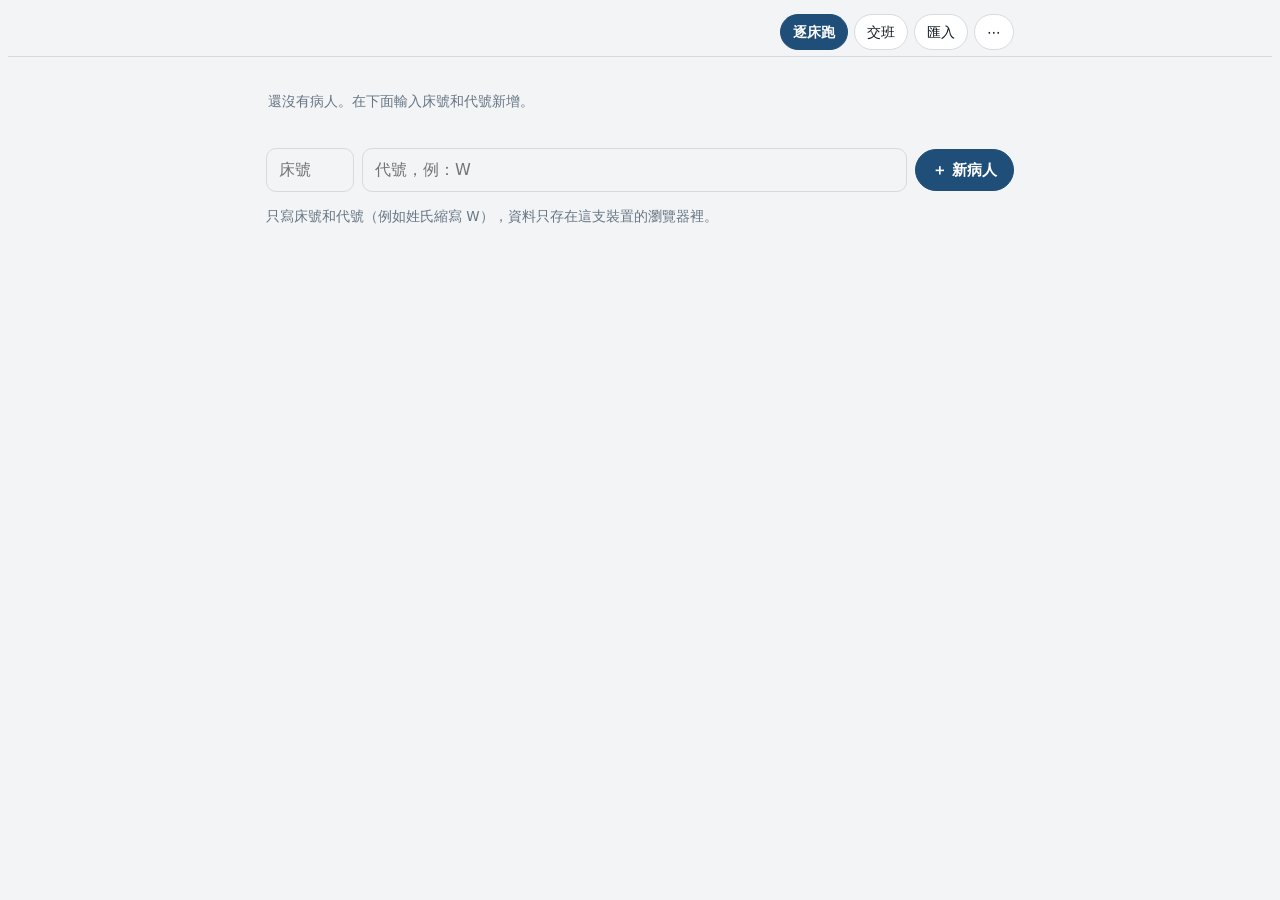
<file: site/tools/rounds.html>
<!doctype html>
<html lang="zh-Hant">
<head>
<meta charset="utf-8">
<meta name="viewport" content="width=device-width,initial-scale=1,viewport-fit=cover">
<title>查房板</title>
<style id="hub-base">/*hub-common:start*/
/* 臨床輔助決策工具 · 共用設計基底 v2（正本：shared/hub-common.css，由 scripts/sync_shared.py 寫進每個 HTML，不要直接改 HTML 裡這一段）
   原則：顏色只用來表達臨床意義（紅＝危急、琥珀＝注意、綠＝正常／完成）；介面本身只有一個品牌色（墨藍）和一組帶藍調的中性灰。
   字體：系統字（iPhone = 蘋方，Android = Noto Sans CJK），不下載網路字型。形狀：小圓角、細線、不用陰影堆層次。 */
:root{
  --hub-bg:#F2F4F6; --hub-surface:#FFFFFF; --hub-surface2:#E8ECF0; --hub-ink:#111B24; --hub-ink2:#44515E; --hub-ink3:#687685; --hub-line:#D5DBE1;
  --hub-brand:#1F4E79; --hub-brand-soft:#E1EAF3; --hub-on-brand:#FFFFFF;
  --hub-bad:#B3261E; --hub-bad-soft:#FBE6E4; --hub-warn:#8F5600; --hub-warn-soft:#FBEFD9; --hub-ok:#1D7A3E; --hub-ok-soft:#E1F2E6;
  --hub-code:#B3261E; --hub-code-soft:#FBE6E4;
  --hub-p1:#B3322B; --hub-p2:#B26A12; --hub-p3:#4F6B8A; --hub-p4:#7F8791;
  --hub-sans:-apple-system,BlinkMacSystemFont,"PingFang TC","Noto Sans TC","Noto Sans CJK TC","Microsoft JhengHei",Roboto,system-ui,sans-serif;
  --hub-mono:ui-monospace,"SF Mono",SFMono-Regular,Menlo,Consolas,"Roboto Mono","Droid Sans Mono",monospace;
  --hub-ease:cubic-bezier(.2,.8,.2,1); --hub-dur:.16s; --hub-r:8px; --hub-r-lg:12px;
  /* 舊的各工具辨識色：全部指到同一個品牌色（工具各自的對應層還在用這些名字） */
  --hub-pilot:var(--hub-brand); --hub-pilot-soft:var(--hub-brand-soft); --hub-consult:var(--hub-brand); --hub-consult-soft:var(--hub-brand-soft);
  --hub-meds:var(--hub-brand); --hub-meds-soft:var(--hub-brand-soft); --hub-labs:var(--hub-brand); --hub-labs-soft:var(--hub-brand-soft);
  --hub-todo:var(--hub-brand); --hub-todo-soft:var(--hub-brand-soft);
}
@media (prefers-color-scheme:dark){:root:not([data-theme="light"]){
  --hub-bg:#0D1218; --hub-surface:#141B23; --hub-surface2:#1C2530; --hub-ink:#E2E8EE; --hub-ink2:#A1ADBA; --hub-ink3:#7B8896; --hub-line:#28323E;
  --hub-brand:#8FB8E3; --hub-brand-soft:#17293D; --hub-on-brand:#0B1622;
  --hub-bad:#FF7A70; --hub-bad-soft:#3A1B19; --hub-warn:#F0B04A; --hub-warn-soft:#352812; --hub-ok:#6CCF8E; --hub-ok-soft:#15301F;
  --hub-code:#FF7A70; --hub-code-soft:#3A1B19;
  --hub-p1:#EF6A5E; --hub-p2:#E3A04A; --hub-p3:#8FABC9; --hub-p4:#98A2AD; color-scheme:dark}}
:root[data-theme="dark"]{
  --hub-bg:#0D1218; --hub-surface:#141B23; --hub-surface2:#1C2530; --hub-ink:#E2E8EE; --hub-ink2:#A1ADBA; --hub-ink3:#7B8896; --hub-line:#28323E;
  --hub-brand:#8FB8E3; --hub-brand-soft:#17293D; --hub-on-brand:#0B1622;
  --hub-bad:#FF7A70; --hub-bad-soft:#3A1B19; --hub-warn:#F0B04A; --hub-warn-soft:#352812; --hub-ok:#6CCF8E; --hub-ok-soft:#15301F;
  --hub-code:#FF7A70; --hub-code-soft:#3A1B19;
  --hub-p1:#EF6A5E; --hub-p2:#E3A04A; --hub-p3:#8FABC9; --hub-p4:#98A2AD; color-scheme:dark}
/* 各工具自己的強調色、強調色上的字，一律跟品牌色走（查房板的 --ac 也是） */
html:root:root{--ac:var(--hub-brand);--ac-soft:var(--hub-brand-soft);--accent-ink:var(--hub-on-brand)}
/* Android：內嵌在別的網頁裡時，往下拉不要帶動外層頁面（下拉重新整理）；左右方向不設，手機上工具之間才能左右滑 */
html{overscroll-behavior-y:contain}
:focus-visible{outline:2px solid var(--hub-brand);outline-offset:2px}
@media (pointer:fine){*{scrollbar-width:thin;scrollbar-color:var(--hub-line) transparent}}

/* 觸控：點擊不延遲、不閃灰框、iPhone 不自動放大字 */
html{-webkit-tap-highlight-color:transparent;touch-action:manipulation;-webkit-text-size-adjust:100%;text-size-adjust:100%}
body{-webkit-font-smoothing:antialiased;text-rendering:optimizeSpeed}
::selection{background:color-mix(in srgb,var(--hub-accent,var(--hub-ink)) 22%,transparent)}
/* iPhone 點進字小於 16px 的輸入框會自動放大、而且不會縮回來：觸控裝置上所有輸入框一律 ≥16px */
@media (pointer:coarse){input:not([type="checkbox"]):not([type="radio"]):not([type="range"]),textarea,select{font-size:max(16px,1em)!important}}
/* 共用動畫：按下去微縮、顏色淡入淡出（低權重，工具自己的設定優先） */
:where(button,.btn,.chip,.card,summary,[role="tab"],a){transition:background-color var(--hub-dur) var(--hub-ease),border-color var(--hub-dur) var(--hub-ease),color var(--hub-dur) var(--hub-ease),box-shadow var(--hub-dur) var(--hub-ease),opacity var(--hub-dur) var(--hub-ease),transform .12s var(--hub-ease)}
:where(button,.btn,.chip,[role="tab"]):active:not(:disabled){transform:scale(.97)}
@keyframes hub-in{from{opacity:0;transform:translateY(6px)}}
@keyframes hub-pop{0%{transform:scale(1)}40%{transform:scale(1.18)}100%{transform:scale(1)}}
.hub-toast{position:fixed;left:16px;right:16px;margin:0 auto;width:fit-content;bottom:calc(20px + env(safe-area-inset-bottom,0px));z-index:60;max-width:min(520px,calc(100% - 32px));box-sizing:border-box;display:flex;gap:10px;align-items:center;background:var(--hub-ink);color:var(--hub-bg);font:500 14px/1.4 var(--hub-sans);padding:10px 14px;border-radius:var(--hub-r);box-shadow:0 6px 20px rgba(0,0,0,.22);animation:hub-in .22s var(--hub-ease)}
/* 待辦設定按鈕：跟待辦表的快速新增同一套（立即／緊急／待辦／有空，點緊急或待辦展開倒數） */
.hp{display:flex;flex-direction:column;gap:8px;min-width:0}
.hp-row{display:grid;grid-template-columns:repeat(4,minmax(0,1fr));gap:6px}
.hp-pr{--pc:var(--hub-p3);display:flex;flex-direction:column;align-items:center;justify-content:center;min-width:0;min-height:46px;padding:4px;border:1px solid color-mix(in srgb,var(--pc) 45%,var(--hub-line));border-radius:var(--hub-r);background:transparent;color:var(--pc);font:500 15px/1.2 var(--hub-sans);cursor:pointer}
.hp-pr[data-p="1"]{--pc:var(--hub-p1)}.hp-pr[data-p="2"]{--pc:var(--hub-p2)}.hp-pr[data-p="4"]{--pc:var(--hub-p4)}
.hp-pr small{font-size:12px;font-variant-numeric:tabular-nums}
.hp-pr small:empty{display:none}
.hp-pr[aria-pressed="true"]{background:var(--pc);border-color:var(--pc);color:var(--hub-surface)}
.hp-tm{display:flex;gap:6px;overflow-x:auto;overscroll-behavior-x:contain;scrollbar-width:none;padding:2px}
.hp-tm::-webkit-scrollbar{display:none}
.hp-c{flex:none;min-height:40px;border:1px solid var(--hub-line);background:transparent;border-radius:var(--hub-r);padding:6px 14px;font:15px/1 var(--hub-sans);color:var(--hub-ink);white-space:nowrap;cursor:pointer;font-variant-numeric:tabular-nums}
.hp-c[aria-pressed="true"]{background:var(--hub-ink);border-color:var(--hub-ink);color:var(--hub-bg)}
.hp input{flex:none;font:16px var(--hub-sans);min-height:40px;padding:5px 10px;border-radius:var(--hub-r);border:1px solid var(--hub-line);background:var(--hub-bg);color:var(--hub-ink);width:80px;text-align:center}
.hp-dt{display:flex;gap:6px}
.hp-dt input[type="date"]{flex:1 1 9.5em;width:auto;max-width:12em}
.hp-dt input[type="time"]{width:7em}
/* 右滑加入待辦 */
[data-swipe]{position:relative;touch-action:pan-y}
[data-swipe].sw-drag{transition:none!important}
[data-swipe].sw-back{transition:transform .22s var(--hub-ease)!important}
[data-swipe]::before{content:"＋ 待辦";position:absolute;top:0;bottom:0;right:100%;width:var(--sw,0px);display:flex;align-items:center;justify-content:flex-end;padding-right:12px;box-sizing:border-box;background:var(--hub-todo);color:var(--hub-surface);font:700 14px/1 var(--hub-sans);white-space:nowrap;overflow:hidden;opacity:var(--swo,0);pointer-events:none}
[data-swipe].sw-arm::before{content:"放開加入"}
body.sw-on{-webkit-user-select:none;user-select:none}
@keyframes hub-flash{from{background-color:var(--hub-todo-soft);box-shadow:inset 4px 0 0 var(--hub-todo)}}
.sw-done{animation:hub-flash .9s var(--hub-ease)}
@media (prefers-reduced-motion:reduce){*,*::before,*::after{animation-duration:.001ms!important;animation-iteration-count:1!important;transition-duration:.001ms!important}}
/*hub-common:end*/

html:root:root{--bg:var(--hub-bg);--surface:var(--hub-surface);--line:var(--hub-line);--fg:var(--hub-ink);--muted:var(--hub-ink2);--accent:var(--hub-todo);--accent-soft:var(--hub-todo-soft);--p1:var(--hub-p1);--p1-soft:var(--hub-bad-soft);--p2:var(--hub-p2);--p3:var(--hub-p3);--p4:var(--hub-p4);--hub-accent:var(--hub-todo);--font-display:var(--hub-sans);--font-body:var(--hub-sans);--font-num:var(--hub-mono)}

/* 版面放寬（11/11）：卡片、按鈕、表單的間距和字級都加大，手機抽屜和電腦側欄都不擠 */
.wrap{gap:20px;padding-block:18px 56px}
form{padding:14px;gap:10px}
.row{gap:10px}
#bed{width:76px}
.prrow{gap:8px}
.summary{font-size:14px;gap:12px}
.list{gap:12px}
.item{padding:14px 14px 14px 16px;gap:6px 12px}
.meta{gap:10px}
.bed{font-size:15px}
.tag{font-size:12px}
.src,.ex{font-size:12px}
.text{font-size:16px;line-height:1.5}
.timer{font-size:23px}
.timer small{font-size:12px;margin-top:2px}
.actions{gap:10px;margin-top:10px}
.act{min-height:44px;padding:8px 18px;font-size:15px}
.sub{padding:12px 4px;font-size:15px;line-height:1.5;gap:10px}
.sbox{width:22px;height:22px}
.subadd{gap:8px;margin:10px 3px 4px}
.subadd input{min-height:44px!important;padding:8px 12px!important}
.subadd button{min-height:44px;padding:0 16px;font-size:15px}
.tbtn{min-height:42px;padding:8px 16px;font-size:14.5px}
.foot{gap:10px}
details{padding:12px 14px}
.donelist{gap:8px;font-size:15px}
.note{font-size:13px;line-height:1.6}
.triage{font-size:14px;padding:10px 12px}
/* 窄的時候（手機抽屜）：倒數移到卡片右上角，內容用整張卡的寬度 */
@media (max-width:460px){
  .item .timer{grid-row:1;grid-column:2;align-self:start;font-size:19px;white-space:nowrap}
  .item .timer small{display:inline;margin-left:4px}
  .item .text{grid-column:1/-1}
  .actions{gap:8px}
  .act{padding:8px 13px}
}
</style>
<style>
/* 查房板：每床一張卡（problem／每日清單／等待中結果／異常值趨勢），逐床跑、產生交班、匯入站（電腦 → QR → 手機）
   辨識色：苔綠 */
:root{--ac:#3F6B2E;--ac-soft:#E3EEDC;--hub-accent:var(--ac)}
@media (prefers-color-scheme:dark){:root:not([data-theme="light"]){--ac:#93CC7C;--ac-soft:#1E2E18}}
:root[data-theme="dark"]{--ac:#93CC7C;--ac-soft:#1E2E18}
*{box-sizing:border-box}
[hidden]{display:none!important}
html,body{background:var(--hub-bg);color:var(--hub-ink)}
body{font:16px/1.5 var(--hub-sans);padding:0 0 calc(90px + env(safe-area-inset-bottom,0px))}
button,input,select,textarea{font:inherit;color:inherit}
button{cursor:pointer}
.wrap{max-width:780px;margin:0 auto;padding:0 16px}
.bar{position:sticky;top:0;z-index:10;background:var(--hub-bg);border-bottom:1px solid var(--hub-line);padding:6px 0}
.bar .wrap{display:flex;gap:6px;align-items:center;flex-wrap:nowrap}
/* 頂端列只佔一行：按鈕比內容區的按鈕小，主要畫面留給病人 */
.bar .btn{min-height:36px;padding:5px 12px;font-size:14px}
.bar .btn.ghost{padding-left:8px;padding-right:8px}
/* 頂端工具列在窄螢幕縮小一點，四顆按鈕才排得進一行 */
@media (max-width:440px){.bar .btn{padding:5px 10px;font-size:13.5px}.prog{font-size:12px}}
.btn{border:1px solid var(--hub-line);background:var(--hub-surface);border-radius:999px;padding:8px 16px;min-height:42px;font-size:15px;white-space:nowrap}
.btn.pri{background:var(--ac);border-color:var(--ac);color:var(--hub-surface);font-weight:700}
.btn.sm{min-height:36px;padding:5px 13px;font-size:14px}
.btn.bad{color:var(--hub-bad);border-color:color-mix(in srgb,var(--hub-bad) 45%,var(--hub-line))}
.btn.ghost{background:transparent}
.prog{font-size:13px;color:var(--hub-ink2);margin-right:auto;font-variant-numeric:tabular-nums;white-space:nowrap;min-width:0;overflow:hidden;text-overflow:ellipsis}
.prog b{color:var(--ac);font-size:15px}
.save{display:flex;align-items:center;gap:8px;margin:10px 0 0;padding:4px 6px 4px 12px;border-radius:999px;font-size:13px;background:var(--hub-warn-soft);color:var(--hub-warn);border:1px solid color-mix(in srgb,var(--hub-warn) 35%,transparent)}
.save.hot{background:var(--hub-bad);color:var(--hub-surface);border-color:var(--hub-bad);font-weight:700}
.save.ok{background:var(--hub-ok-soft);color:var(--hub-ok);border-color:transparent}
.save span{flex:1;min-width:0}
.save .btn{color:var(--hub-ink);min-height:30px;padding:2px 12px;font-size:13px}
h2{font-size:13.5px;letter-spacing:.1em;color:var(--hub-ink2);margin:26px 0 8px;font-weight:600;display:flex;align-items:center;gap:8px}
h2 .btn{margin-left:auto;letter-spacing:0}
.empty{color:var(--hub-ink3);font-size:14px;padding:10px 2px}
/* 床卡列表 */
.beds{display:grid;gap:8px;margin-top:10px}
.bed{display:grid;grid-template-columns:auto minmax(0,1fr) auto;gap:2px 12px;align-items:center;text-align:left;background:var(--hub-surface);border:1px solid var(--hub-line);border-left:4px solid var(--ac);border-radius:12px;padding:10px 12px;width:100%}
.bed .no{grid-row:1/3;font:700 22px/1 var(--hub-mono);min-width:2.2em;text-align:center}
.bed .nm{font-weight:700;min-width:0;overflow:hidden;text-overflow:ellipsis;white-space:nowrap}
.bed .dx{font-size:13px;color:var(--hub-ink2);min-width:0;overflow:hidden;text-overflow:ellipsis;white-space:nowrap}
.bed .tags{grid-column:1/-1;display:flex;gap:4px;flex-wrap:wrap;margin-top:4px}
.bed .ok{grid-row:1/3;grid-column:3;font-size:12px;color:var(--hub-ok);font-weight:700}
.tag{font-size:12px;border-radius:999px;padding:1px 8px;background:var(--hub-surface2);color:var(--hub-ink2);white-space:nowrap}
.tag.bad{background:var(--hub-bad-soft);color:var(--hub-bad);font-weight:600}
.tag.warn{background:var(--hub-warn-soft);color:var(--hub-warn)}
.tag.ac{background:var(--ac-soft);color:var(--ac)}
.tag.dnr{white-space:normal;overflow-wrap:anywhere;background:var(--hub-ink);color:var(--hub-bg);font-weight:700}
/* 詳細頁 */
.sec{background:var(--hub-surface);border:1px solid var(--hub-line);border-radius:14px;padding:14px;margin-top:10px}
.row{display:flex;gap:8px;align-items:center;flex-wrap:wrap}
.row+.row{margin-top:10px}
.fld{display:flex;flex-direction:column;gap:4px;flex:1 1 140px;min-width:0}
.fld>span{font-size:13px;color:var(--hub-ink3)}
input[type=text],input[type=date],input[type=number],select,textarea{border:1px solid var(--hub-line);background:var(--hub-bg);border-radius:10px;padding:9px 12px;min-height:44px;width:100%;min-width:0;font-size:16px}
textarea{min-height:88px;resize:vertical;line-height:1.55}
.list{display:grid;gap:8px}
.item{border:1px solid var(--hub-line);border-radius:12px;padding:12px;background:var(--hub-bg)}
.item.red{border-color:var(--hub-bad);box-shadow:inset 3px 0 0 var(--hub-bad)}
.item.done{opacity:.55}
.item .t{font-weight:600}
.sub{font-size:14px;color:var(--hub-ink2)}
/* 新增表單：第一層是一整列的主要輸入，第二層放日期／天數／選單和「新增」按鈕 */
.form{display:grid;gap:10px;margin-top:12px;padding-top:12px;border-top:1px dashed var(--hub-line)}
.form .f2{display:flex;gap:8px;flex-wrap:wrap;align-items:flex-end}
.form .f2 .fld{flex:1 1 130px;max-width:260px}

.form .add{flex:1 0 110px;max-width:220px;min-height:44px;font-weight:700;margin-left:auto}
.form-t{font-size:13px;font-weight:600;color:var(--hub-ink2);margin:0}
.seg{display:flex;gap:6px;flex-wrap:wrap}
.seg button{border:1px solid var(--hub-line);background:var(--hub-surface);border-radius:999px;padding:5px 13px;font-size:14px;min-height:38px}
.seg button[aria-pressed=true]{background:var(--hub-ink);border-color:var(--hub-ink);color:var(--hub-bg)}
.seg button.st-worse[aria-pressed=true]{background:var(--hub-bad);border-color:var(--hub-bad);color:var(--hub-surface)}
.seg button.st-better[aria-pressed=true]{background:var(--hub-ok);border-color:var(--hub-ok);color:var(--hub-surface)}
.chips{display:flex;gap:8px;overflow-x:auto;scrollbar-width:none;padding:2px 0}
.chips::-webkit-scrollbar{display:none}
.chip{flex:none;border:1px solid var(--hub-line);background:var(--hub-surface);border-radius:999px;padding:6px 13px;font-size:14px;min-height:38px}
.chip[aria-pressed=true]{background:var(--hub-ink);border-color:var(--hub-ink);color:var(--hub-bg)}
.fu{display:flex;gap:10px;align-items:center;font-size:15px;padding:7px 0;line-height:1.45}
.fu+.fu{border-top:1px solid color-mix(in srgb,var(--hub-line) 60%,transparent)}
.fu input[type=checkbox]{width:22px;height:22px;flex:none}
.fu .w{font:12px var(--hub-mono);color:var(--hub-ink2);flex:none;min-width:4.6em}
.fu .w.over{color:var(--hub-bad);font-weight:700}
.fu-daily{display:inline-flex;align-items:center;gap:8px;min-height:44px;font-size:15px;font-weight:600;cursor:pointer}
.fu-daily input{width:22px;height:22px}
input[type=date]:disabled{opacity:.4}
.fu .x{margin-left:auto;flex:none;border:0;background:none;color:var(--hub-ink3);font-size:20px;min-width:40px;min-height:40px;padding:0}
.lab{display:grid;gap:0;font-variant-numeric:tabular-nums}
.labr{display:grid;grid-template-columns:5.6em 5.2em minmax(0,1fr) auto;gap:2px 10px;align-items:baseline;text-align:left;width:100%;border:0;border-bottom:1px solid color-mix(in srgb,var(--hub-line) 60%,transparent);background:none;padding:8px 2px;min-height:44px}
.labr.on{background:var(--ac-soft)}
.labr .n{overflow-wrap:anywhere}
.labr .tr{white-space:nowrap;overflow:hidden;text-overflow:ellipsis}
.labh .rgh{font-size:12px;color:var(--hub-ink3);margin-bottom:4px}
/* 手機：正常範圍收進展開的面板，讓「前一次」那欄有位置 */
@media (max-width:520px){.labr{grid-template-columns:5em 5em minmax(0,1fr)}.labr .rg{display:none}}
.labh{padding:8px 4px 10px;border-bottom:1px solid var(--hub-line)}
.spark{display:block;width:100%;height:64px;margin-bottom:6px}
.labl .fu{padding:3px 0;font-variant-numeric:tabular-nums}
.labl .v{font:600 15px var(--hub-mono)}
.labl .v.H,.labl .v.L{color:var(--hub-bad)}
.lab .n{font-weight:600}
.lab .v{font:600 15px var(--hub-mono)}
.lab .v.H,.lab .v.L{color:var(--hub-bad)}
.lab .tr{font-size:13px;color:var(--hub-ink2);font-family:var(--hub-mono)}
.lab .rg{font-size:11.5px;color:var(--hub-ink3);text-align:right;line-height:1.3}
/* 每日清單 */
.ck{border:1px solid var(--hub-line);border-radius:10px;background:var(--hub-bg);overflow:hidden}
.ck+.ck{margin-top:6px}
.ck-h{display:flex;align-items:center;gap:8px;padding:8px 10px 8px 12px}
.ck-h .nm{flex:1;min-width:0;font-size:15px;font-weight:600}
.ck-h .bt{flex:none;width:46px;height:40px;border-radius:8px;border:1px solid var(--hub-line);background:var(--hub-surface);font-weight:700}
.ck-h .bt.on.k{background:var(--hub-ok);border-color:var(--hub-ok);color:var(--hub-surface)}
.ck-h .bt.on.w{background:var(--hub-bad);border-color:var(--hub-bad);color:var(--hub-surface)}
.ck-h .how{flex:none;border:0;background:none;color:var(--ac);font-size:13px;padding:4px}
.ck.k{border-color:color-mix(in srgb,var(--hub-ok) 40%,var(--hub-line))}
.ck.w{border-color:var(--hub-bad)}
.ck .note{padding:0 8px 8px}
.howto{padding:2px 12px 10px;font-size:13.5px;border-top:1px dashed var(--hub-line);background:var(--hub-surface)}
.howto h4{margin:8px 0 2px;font-size:12px;letter-spacing:.08em;color:var(--hub-ink2)}
.howto h4.red{color:var(--hub-bad)}
.howto ul{margin:0;padding-left:1.2em}
.howto .src{margin-top:8px;font-size:11.5px;color:var(--hub-ink3)}
.howto .wh{display:flex;gap:6px;align-items:center}
.draft{font-size:11.5px;color:var(--hub-warn);margin-top:6px}
/* 單床總覽卡片與分頁 */
.btabs{flex:1 1 auto;min-width:0;display:flex;gap:6px;overflow-x:auto;scrollbar-width:none;padding:6px 0 2px;overscroll-behavior-x:contain}
.btabs::-webkit-scrollbar{display:none}
.btabs button{flex:none;border:1px solid var(--hub-line);background:var(--hub-surface);border-radius:999px;padding:5px 13px;font-size:14px;min-height:36px;white-space:nowrap}
.btabs button[aria-selected=true]{background:var(--ac);border-color:var(--ac);color:var(--hub-surface);font-weight:700}
.bgrid{display:grid;grid-template-columns:repeat(2,minmax(0,1fr));gap:10px;margin-top:12px}
@media (min-width:640px){.bgrid{grid-template-columns:repeat(3,minmax(0,1fr))}}
.bcard{display:flex;flex-direction:column;gap:4px;text-align:left;background:var(--hub-surface);border:1px solid var(--hub-line);border-top:4px solid var(--ac);border-radius:12px;padding:10px 12px;min-height:96px;min-width:0}
.bcard.wide{grid-column:1/-1}
.bcard.bad{border-top-color:var(--hub-bad)}
.bcard .bh{font-size:13px;font-weight:700;color:var(--hub-ink2);letter-spacing:.05em}
.bcard .bn{font:700 24px/1.1 var(--hub-mono)}
.bcard .bl{display:flex;flex-direction:column;gap:3px;font-size:14px;line-height:1.4;min-width:0;overflow-wrap:anywhere}
.bcard .bl small{display:block;font-size:12.5px;color:var(--hub-ink3)}
.item.pcol{display:grid;grid-template-columns:minmax(0,1fr) auto;gap:4px 10px;text-align:left;width:100%;align-items:center}
.item.pcol .sub{grid-column:1/-1;overflow-wrap:anywhere}
.tag.st-worse{background:var(--hub-bad-soft);color:var(--hub-bad);font-weight:700}
.tag.st-better{background:var(--hub-ok-soft);color:var(--hub-ok)}
/* 疊層 */
.view{display:none}
.view.on{display:block}
.top2{display:flex;align-items:center;gap:8px;padding:8px 0}
.top2 .ti{font-weight:800;font-size:17px;flex:1;min-width:0;overflow:hidden;text-overflow:ellipsis;white-space:nowrap}
.stepper{display:flex;gap:4px;margin:4px 0 2px}
.stepper i{flex:1;height:4px;border-radius:2px;background:var(--hub-line)}
.stepper i.on{background:var(--ac)}
.bottom{position:fixed;left:0;right:0;bottom:0;z-index:12;background:var(--hub-surface);border-top:1px solid var(--hub-line);padding:8px 12px calc(8px + env(safe-area-inset-bottom,0px))}
.bottom .wrap{display:flex;gap:8px;padding:0}
.bottom .btn{flex:1;min-height:44px;font-size:15px}
.out{font:13.5px/1.55 var(--hub-mono);min-height:320px}
.qr{display:flex;justify-content:center;padding:12px;background:#fff;border-radius:12px}
.qr img,.qr canvas{width:min(84vw,62vh,440px);height:auto;image-rendering:pixelated}
.drop{border:2px dashed var(--hub-line);border-radius:12px;padding:16px;text-align:center;color:var(--hub-ink2);font-size:14px}
.drop.on{border-color:var(--ac);background:var(--ac-soft)}
.imp{display:grid;grid-template-columns:auto minmax(4em,auto) 6em minmax(0,1fr);gap:6px 8px;align-items:center;font-size:14px}
.imp input[type=number]{min-height:34px;padding:3px 6px;font-family:var(--hub-mono)}
.imp .fl{font-weight:700;color:var(--hub-bad);font-family:var(--hub-mono)}
.imp .rg{font-size:12px;color:var(--hub-ink3)}
.imp b{display:flex;flex-direction:column;align-items:flex-start;gap:2px;min-width:0}
.imp .spsw{font-size:12px;font-weight:400;min-height:28px}
.ask{position:fixed;inset:0;z-index:50;background:rgba(0,0,0,.45);display:flex;align-items:center;justify-content:center;padding:16px}
.ask-box{background:var(--hub-surface);color:var(--hub-ink);border:1px solid var(--hub-line);border-radius:14px;padding:16px;width:100%;max-width:420px;box-shadow:0 12px 40px rgba(0,0,0,.35)}
.ask-box p{margin:0 0 12px;font-size:15px;line-height:1.55;white-space:pre-line}
.ask-box input{margin-bottom:10px}
.btn.bad-fill{background:var(--hub-bad);border-color:var(--hub-bad);color:var(--hub-surface);font-weight:700}
.toast{position:fixed;left:50%;transform:translateX(-50%);bottom:calc(96px + env(safe-area-inset-bottom,0px));z-index:40;background:var(--hub-ink);color:var(--hub-bg);padding:8px 16px;border-radius:999px;font-size:14px;max-width:calc(100% - 32px);box-shadow:0 8px 24px rgba(0,0,0,.25)}
details.snap summary{cursor:pointer;font-size:14px}
.muted{color:var(--hub-ink3);font-size:13.5px;line-height:1.55}
.lnk{border:0;background:none;color:var(--ac);padding:0;font-size:13px;text-decoration:underline}
@media (min-width:700px){.imp{grid-template-columns:auto minmax(6em,auto) 7em minmax(0,1fr)}}
</style>
</head>
<body>

<!-- 主畫面：床卡列表 -->
<section class="view on" id="v-list">
  <div class="bar"><div class="wrap">
    <span class="prog" id="prog"></span>
    <button class="btn pri" data-act="round">逐床跑</button>
    <button class="btn" data-act="hand">交班</button>
    <button class="btn" data-act="import">匯入</button>
    <button class="btn" data-act="settings" aria-label="設定與存檔">⋯</button>
  </div></div>
  <div class="wrap">
    <div class="save" id="save"></div>
    <div class="beds" id="beds"></div>
    <div class="row" style="margin-top:12px">
      <input type="text" id="nbBed" placeholder="床號" style="flex:0 0 5.5em" inputmode="text" autocomplete="off">
      <input type="text" id="nbCode" placeholder="代號，例：W" style="flex:1 1 6em" autocomplete="off">
      <button class="btn pri" data-act="addBed">＋ 新病人</button>
    </div>
    <p class="muted">只寫床號和代號（例如姓氏縮寫 W），資料只存在這支裝置的瀏覽器裡。</p>
  </div>
</section>

<!-- 單床／逐床跑 -->
<section class="view" id="v-bed">
  <div class="bar"><div class="wrap">
    <button class="btn ghost" data-act="back">← 返回</button>
    <span class="ti" id="bedTitle" style="font-weight:800;flex:1;min-width:0;overflow:hidden;text-overflow:ellipsis;white-space:nowrap"></span>
    <span class="prog" id="roundProg" style="margin:0"></span>
  </div><div class="wrap"><div class="stepper" id="stepper" hidden></div><div class="btabs" id="btabs" role="tablist" hidden></div></div></div>
  <div class="wrap" id="bedBody"></div>
  <div class="bottom" id="roundBar" hidden><div class="wrap">
    <button class="btn" data-act="roundPrev">← 上一床</button>
    <button class="btn pri" data-act="roundNext">這床完成 → 下一床</button>
  </div></div>
</section>

<!-- 交班 -->
<section class="view" id="v-hand">
  <div class="bar"><div class="wrap">
    <button class="btn ghost" data-act="back">← 返回</button>
    <span style="font-weight:800;flex:1">產生交班／口頭報告</span>
  </div></div>
  <div class="wrap">
    <h2>格式</h2>
    <div class="seg" id="hFmt">
      <button data-fmt="isbar" aria-pressed="true">ISBAR 交班</button>
      <button data-fmt="oral" aria-pressed="false">口頭報告</button>
    </div>
    <h2>哪幾床 <button class="btn sm" data-act="hAll">全選</button></h2>
    <div class="seg" id="hBeds"></div>
    <h2>內容（可以先改再複製）</h2>
    <textarea class="out" id="hOut"></textarea>
    <div class="row" style="margin-top:8px"><button class="btn pri" data-act="hCopy" style="flex:1">複製</button></div>
    <p class="muted">R 只列還沒完成的待辦、等待中結果和交班重點。貼到哪裡由你決定，這裡不會自動送出。</p>
  </div>
</section>

<!-- 匯入站 -->
<section class="view" id="v-imp">
  <div class="bar"><div class="wrap">
    <button class="btn ghost" data-act="back">← 返回</button>
    <span style="font-weight:800;flex:1">匯入檢驗值</span>
  </div></div>
  <div class="wrap" id="impBody"></div>
</section>

<!-- 整床傳到手機（電腦端） -->
<section class="view" id="v-send">
  <div class="bar"><div class="wrap">
    <button class="btn ghost" data-act="back">← 返回</button>
    <span style="font-weight:800;flex:1">整床傳到手機</span>
  </div></div>
  <div class="wrap" id="sendBody"></div>
</section>

<!-- 設定與存檔 -->
<section class="view" id="v-set">
  <div class="bar"><div class="wrap">
    <button class="btn ghost" data-act="back">← 返回</button>
    <span style="font-weight:800;flex:1">設定與存檔</span>
  </div></div>
  <div class="wrap" id="setBody"></div>
</section>

<input type="file" id="fileImg" accept="image/*" hidden>
<input type="file" id="fileQR" accept="image/*" capture="environment" hidden>
<input type="file" id="fileCam" accept="image/*" capture="environment" hidden>
<input type="file" id="fileJSON" accept="application/json,.json" hidden>

<script>
const CHECKLIST = [{"id":"vitals-io","name":"Vitals 趨勢、I/O","where":"","normal":["生命徵象穩定，和病人自己的 baseline 相近，趨勢沒有變差","UO ≥ 0.5 mL/kg/h","I/O 與體重變化符合治療目標（例如心衰竭希望負平衡）"],"watch":["SBP < 90 或 MAP < 65 mmHg，或比平常明顯下降","新出現且持續的 HR > 100 或 < 50","RR ≥ 22、SpO2 < 94%（COPD 目標另訂）或氧氣需求上升","體溫 ≥ 38°C 或 < 36°C","UO < 0.5 mL/kg/h 持續 6 小時"],"next":["親自去看病人、重量一次，不要只看數字","想原因：感染、出血、體液不足或過多、疼痛、藥物","算 NEWS2 或 qSOFA，看趨勢而不是單一數值","確認 I/O 紀錄完整，對照體重變化"],"callSenior":["SBP < 90 或 MAP < 65 mmHg","SpO2 < 90% 或氧氣需求快速增加","新出現的意識改變","NEWS2 ≥ 7，或少尿合併血壓偏低"],"basis":["NEWS2（Royal College of Physicians 2017）","Surviving Sepsis Campaign 2021、Sepsis-3（qSOFA）","KDIGO AKI guideline 2012"]},{"id":"lines-tubes","name":"管路（Foley、CVC、周邊 IV、NG、引流管）","where":"","normal":["每條管路今天都說得出還需要的理由","置入處乾淨，無紅腫、滲液、疼痛","管路通暢、固定良好、有標示置放日期"],"watch":["Foley 只為了方便記 I/O 或失禁照護而留著","CVC 已無必要（升壓劑已停、可改周邊或口服）","周邊 IV 處紅、腫、痛、摸到硬條索或滲漏","有 CVC 的病人出現不明原因發燒，或置入處化膿","引流液的量、顏色、性狀突然改變（變血、變混濁、變膽汁色）"],"next":["每天對每條管路問一次「今天可以拔嗎」","評估移除，或改成較不侵入的方式","懷疑管路感染時，與學長討論培養與是否移除","引流管、胸管的去留問放置的團隊"],"callSenior":["有 CVC 且發燒、寒顫或血壓下降（懷疑 CLABSI）","引流管突然流出大量鮮血","重要管路滑脫或被自拔（CVC、胸管、氣切、引流管）","NG 位置不確定：確認前不要灌食"],"basis":["CDC/HICPAC CAUTI guideline 2009","CDC Guidelines for the Prevention of Intravascular Catheter-Related Infections 2011","IDSA CRBSI guideline 2009"]},{"id":"antibiotics","name":"抗生素（D幾、培養、降階或停藥）","where":"","normal":["說得出適應症、感染源、今天 D 幾、預計療程","培養與藥敏已回，目前用藥有對到","臨床在進步（退燒、症狀改善、WBC/CRP 下降）"],"watch":["用藥 48–72 小時仍沒改善或變差","培養與藥敏已出，但還沒據此調整","廣效抗生素用了 48–72 小時沒有重新評估","臨床穩定、可進食，卻還在用 IV","新出現腹瀉（想 C. difficile）、皮疹或腎功能變差"],"next":["查培養與藥敏，評估降階","評估 IV 轉口服，並確認療程與停藥日","沒改善時重新找感染源（影像、膿瘍引流、管路）","考慮會診感染科"],"callSenior":["新的血液培養陽性報告","治療中出現敗血性休克徵象","疑似嚴重藥物過敏（喘、血壓掉、大片皮疹或黏膜破損）","培養出多重抗藥性菌（MDRO）"],"basis":["IDSA/SHEA Antibiotic Stewardship guideline 2016","Surviving Sepsis Campaign 2021","CDC Core Elements of Hospital Antibiotic Stewardship Programs"]},{"id":"dvt-prophylaxis","name":"DVT 預防","where":"","normal":["VTE 風險與出血風險都評估過，且有紀錄","高風險者已有預防措施（藥物或機械式）","低風險、能下床者以鼓勵活動為主"],"watch":["內科病人 Padua score ≥ 4 卻沒有任何預防","用藥物預防但有活動性出血或血小板 < 50,000/µL","單側下肢腫、痛、熱","用 heparin 類後血小板比基準值下降 ≥ 50%（想 HIT）","腎功能變差（會影響預防藥物的選擇）"],"next":["重新算 Padua score（內科）或 Caprini score（外科）","出血風險高時，考慮改機械式預防（如 IPC）","懷疑 DVT：算 Wells score，與學長討論下肢超音波","鼓勵早期下床活動"],"callSenior":["突發喘、胸痛、SpO2 下降、心搏過速（懷疑 PE）","抗凝預防中出現明顯出血","懷疑 HIT"],"basis":["ACCP（CHEST）Antithrombotic Therapy and Prevention of Thrombosis 9th ed. 2012","ASH 2018 guideline：住院內科病人 VTE 預防","Padua score、Caprini score、IMPROVE bleeding score"]},{"id":"nutrition-glucose","name":"飲食、營養、血糖","where":"","normal":["飲食醫囑符合現況；NPO 有理由，也知道何時解除","進食量足夠（大致吃得下一半以上）","血糖大多落在 140–180 mg/dL（一般住院病人目標）"],"watch":["NPO 沒有明確理由或結束時間","進食量不到一半持續數天，或住院中體重下降","血糖 < 70 mg/dL，或持續 > 180 mg/dL","進食嗆咳、吃完聲音濕濕的、吞嚥困難","長期少吃後重新進食：注意 refeeding（低磷、低鉀、低鎂）"],"next":["釐清 NPO 能否解除、飲食質地是否合適","考慮會診營養師","吞嚥有疑慮時，考慮請語言治療師做吞嚥評估","血糖不穩先找原因（進食量、類固醇、感染），再與學長討論"],"callSenior":["血糖 < 54 mg/dL，或低血糖合併症狀、意識改變","高血糖合併意識改變、脫水、呼吸深快（懷疑 DKA/HHS）","嗆到後出現喘或 SpO2 下降（懷疑吸入）"],"basis":["ADA Standards of Care in Diabetes：Diabetes Care in the Hospital","ESPEN guideline on nutritional support for polymorbid medical inpatients","ASPEN Consensus Recommendations for Refeeding Syndrome 2020"]},{"id":"gi-bowel-sup","name":"腸胃（排便、壓力性潰瘍預防）","where":"","normal":["排便規律、性狀正常","腹部軟、不脹不痛、有排氣","SUP 用藥有明確適應症；沒有適應症就沒在用"],"watch":["≥ 3 天沒有解便","一天 ≥ 3 次水瀉，尤其近期用過抗生素（想 C. difficile）","黑便、血便，或咖啡色的嘔吐物、NG 引流液","腹脹、嘔吐、沒有排氣（想 ileus 或腸阻塞）","一般病房病人沒有危險因子卻一直用 PPI"],"next":["做腹部理學檢查，看藥單（opioid、抗膽鹼藥、鐵劑）","便祕：與學長討論處理方式","腹瀉：評估是否需要驗 C. difficile","SUP 沒有適應症時，評估停用"],"callSenior":["黑便或血便合併 Hb 下降、心跳變快或血壓下降","劇烈腹痛或腹膜炎徵象（板狀腹、反彈痛）","懷疑腸阻塞"],"basis":["ASHP Therapeutic Guidelines on Stress Ulcer Prophylaxis 1999","IDSA/SHEA C. difficile guideline 2017（2021 focused update）"]},{"id":"pain-sedation","name":"疼痛、鎮靜","where":"","normal":["疼痛 NRS ≤ 3，能睡、能咳、能活動","意識清楚，可以配合","使用鎮靜者維持在團隊訂的目標深度（多為淺鎮靜）"],"watch":["NRS ≥ 4，或疼痛影響睡眠、咳嗽、下床","新出現或性質改變的疼痛（先找原因，不只是止痛）","用 opioid 或鎮靜藥後變得嗜睡、呼吸變慢變淺","譫妄：注意力差、日夜顛倒、躁動或異常安靜","RASS 比目標深，或 ≥ +2 的躁動"],"next":["重新評估疼痛的位置、性質、誘因","譫妄先找誘因：感染、藥物、尿滯留、便祕、疼痛、睡眠","與學長討論止痛或鎮靜的調整","難控制的疼痛，考慮會診疼痛科或安寧共照"],"callSenior":["用 opioid 或鎮靜藥後叫不醒、呼吸變慢或 SpO2 下降","突發劇痛（胸痛、腹痛、頭痛，或肢體痛合併冰冷蒼白）","急性意識改變，或躁動到有自傷、自拔管路的風險"],"basis":["SCCM PADIS guideline 2018","WHO guidelines for cancer pain management 2018","Confusion Assessment Method（CAM）"]},{"id":"mobility-falls","name":"活動、復健、跌倒風險","where":"","normal":["活動醫囑符合現況，每天有下床或床上活動","跌倒風險已評估，且有對應的防跌措施","有需要的病人已會診復健"],"watch":["沒有禁忌卻整天臥床","Morse Fall Scale ≥ 45（高風險，以院內標準為準）","年長、譫妄、夜尿頻繁、步態不穩或曾經跌倒","正在用鎮靜安眠藥、opioid、降壓藥或利尿劑","站起 3 分鐘內 SBP 掉 ≥ 20 或 DBP 掉 ≥ 10 mmHg"],"next":["評估解除不必要的臥床限制、約束與管路","考慮會診復健科（PT/OT）","檢視會增加跌倒風險的藥物","與護理師確認防跌措施，並向家屬說明"],"callSenior":["病人跌倒，尤其撞到頭、使用抗凝或抗血小板藥","跌倒後意識改變，或肢體疼痛、變形、不能動","新出現的單側無力、口齒不清、臉歪"],"basis":["Morse Fall Scale（Morse 1989）","World Guidelines for Falls Prevention and Management for Older Adults 2022","SCCM PADIS guideline 2018（早期活動）"]},{"id":"skin-pressure-injury","name":"皮膚、壓傷","where":"","normal":["皮膚完整，骨突處（薦骨、足跟、髖部）沒有發紅","Braden score 已評估，並有對應措施（翻身、減壓）","既有的傷口乾淨，且逐漸縮小"],"watch":["Braden score ≤ 18（有風險），≤ 12（高風險）","骨突處出現壓了不會退的發紅","破皮、水泡、黑色焦痂，或深紫色的皮膚","管路與器材壓迫處（鼻翼、耳後、面罩邊緣）","傷口紅腫熱痛、流膿、有惡臭或範圍變大"],"next":["與護理師確認翻身與減壓措施","考慮會診傷口護理師","顧營養與失禁造成的潮濕，考慮會診營養師","傷口深或疑似感染時，與學長討論會診整形外科"],"callSenior":["傷口周圍紅腫快速擴散、劇痛、發紫或摸到捻髮音","壓傷合併發燒或敗血症徵象","傷口深可見骨、肌腱"],"basis":["NPIAP/EPUAP/PPPIA International Guideline 2019","Braden Scale（Bergstrom 1987）"]},{"id":"discharge-family","name":"出院規劃、家屬溝通","where":"","normal":["知道出院條件與預計出院日","知道出院後去哪裡、誰是主要照顧者","家屬了解目前病況與計畫，溝通的內容有紀錄"],"watch":["住院數天了，仍沒有預計出院日或出院條件","出院後的照顧需求還沒安排（管路、傷口、氧氣、灌食、復健）","獨居、沒有主要照顧者，或有經濟、安置問題","家屬對病情的認知與團隊落差大，或家屬間意見不一","病況嚴重或末期，卻還沒談過治療目標與 DNR"],"next":["與學長確認出院條件與預計日期","考慮會診出院準備服務或個管師","考慮會診社工","與學長討論安排家庭會議；末期考慮會診安寧共照"],"callSenior":["病人或家屬要求自動出院（AAD）","家屬強烈不滿、可能有醫療爭議或暴力徵兆","病況急轉直下，但急救意願不明","被問到病情或預後而自己沒把握：先找學長再回答"],"basis":["健保出院準備及追蹤管理（出院準備服務）","安寧緩和醫療條例、病人自主權利法","SPIKES protocol（Baile 2000）"]}];
const PROBLEMS = [{"id":"pneumonia","name":"肺炎（CAP/HAP）","improving":["退燒、呼吸喘與咳嗽改善","氧氣需求下降","WBC、CRP 趨勢下降","食慾與精神恢復"],"worsening":["氧氣需求上升或呼吸變喘","治療 72h 後仍持續發燒","新出現意識改變或血壓下降","CXR 浸潤擴大或出現肋膜積液"],"followUps":[{"what":"體溫、RR、SpO2 與氧氣需求趨勢","when":"每日"},{"what":"吞嚥與嗆咳風險、床頭抬高、痰液清除","when":"每日"},{"what":"評估臨床穩定度（退燒、vitals 穩、可進食）→ 評估改口服","when":"+48h"},{"what":"未改善：重新評估診斷、併發症（膿胸、肺膿瘍）、抗藥性菌，考慮重照 CXR","when":"+72h"},{"what":"追 CBC、CRP 趨勢","when":"D3"},{"what":"確認臨床穩定、疫苗（流感、肺炎鏈球菌）、是否需門診追蹤 CXR","when":"出院前"}],"checklistLinks":["vitals-io","antibiotics","nutrition-glucose","dvt-prophylaxis","mobility","discharge"],"callSenior":["SpO2 掉或氧氣需求快速上升","RR > 30 或使用呼吸輔助肌","低血壓、意識改變、尿量減少（敗血症徵象）"],"basis":["ATS/IDSA CAP 2019","IDSA/ATS HAP/VAP 2016","台灣肺炎診治指引 2018"]},{"id":"uti","name":"泌尿道感染（UTI／APN）","improving":["退燒","腰痛、解尿不適改善","WBC、CRP 趨勢下降"],"worsening":["治療 72h 後仍發燒","腰痛加劇","血壓下降或意識改變","尿量減少或 Cr 上升"],"followUps":[{"what":"確認尿液與血液培養已在抗生素前送出","when":"D1"},{"what":"評估複雜因素（結石、水腎、尿滯留、導尿管），是否需要影像","when":"D1"},{"what":"體溫、腰痛／CVA 敲痛、尿量","when":"每日"},{"what":"有尿管者：評估能否拔除或更換","when":"每日"},{"what":"追 Cr 與發炎指數趨勢","when":"D3"},{"what":"仍發燒：安排影像找阻塞或膿瘍","when":"+72h"}],"checklistLinks":["vitals-io","lines","antibiotics","discharge"],"callSenior":["低血壓、意識改變等敗血性休克徵象","發燒合併水腎或結石阻塞（可能需緊急引流）","無尿或 Cr 快速上升"],"basis":["IDSA Uncomplicated Cystitis/Pyelonephritis 2010","IDSA CAUTI 2009","EAU Urological Infections Guidelines"]},{"id":"cellulitis","name":"蜂窩性組織炎（Cellulitis）","improving":["紅腫範圍不再擴大並開始縮小","熱、痛減輕","退燒"],"worsening":["紅腫超出標記線持續擴大","出現水泡、紫黑變色或壞死","疼痛與外觀不成比例","發燒不退或血壓下降"],"followUps":[{"what":"用筆標記紅腫邊界並記錄（拍照）","when":"D1"},{"what":"對照邊界；檢查有無波動感（膿瘍）、水泡","when":"每日"},{"what":"患肢抬高、疼痛控制","when":"每日"},{"what":"評估治療反應；未改善考慮膿瘍、抗藥性菌或非感染原因（DVT 等）","when":"+48h"},{"what":"臨床改善者評估改口服","when":"+72h"},{"what":"處理誘因（足癬、水腫、傷口）並衛教預防復發","when":"出院前"}],"checklistLinks":["skin","antibiotics","pain-sedation","nutrition-glucose","mobility","discharge"],"callSenior":["疼痛與外觀不成比例、範圍快速擴大","皮膚紫黑、出血性水泡、捻髮音或麻木（疑壞死性筋膜炎）","低血壓、意識改變"],"basis":["IDSA SSTI 2014"]},{"id":"sepsis","name":"敗血症（Sepsis）","improving":["血壓穩定、升壓劑需求下降","lactate 下降","尿量恢復","意識清楚"],"worsening":["輸液後仍低血壓","lactate 不降或上升","尿量持續偏少","出現新的器官功能異常"],"followUps":[{"what":"確認培養已送、抗生素已給、感染源已找到","when":"D1"},{"what":"lactate 偏高者當天重驗，確認有下降","when":"D1"},{"what":"vitals、MAP、尿量、I/O、意識","when":"每日"},{"what":"器官功能：Cr、bilirubin、platelet、凝血","when":"每日"},{"what":"重新評估容積狀態與輸液反應，避免輸液過量","when":"+24h"},{"what":"檢討 source control 是否足夠（引流、移除管路）","when":"+48h"}],"checklistLinks":["vitals-io","lines","antibiotics","dvt-prophylaxis","nutrition-glucose","gi","skin"],"callSenior":["MAP < 65 或 SBP < 90","意識改變或呼吸窘迫","尿量明顯減少","lactate 上升"],"basis":["Surviving Sepsis Campaign 2021","Sepsis-3 定義 2016"]},{"id":"aki","name":"急性腎損傷（AKI）","improving":["Cr 開始下降","尿量恢復","電解質與酸鹼回到正常"],"worsening":["Cr 持續上升","少尿或無尿","高血鉀、代謝性酸中毒","體液過多（喘、水腫）"],"followUps":[{"what":"分 prerenal／renal／postrenal：尿液常規、尿鈉、腎臟超音波排除阻塞","when":"D1"},{"what":"檢視藥單：避免腎毒性藥物與顯影劑，依腎功能調整劑量（找學長／藥師）","when":"D1"},{"what":"Cr、BUN、K、尿量、I/O、體重","when":"每日"},{"what":"評估容積狀態（太乾或太濕）","when":"每日"},{"what":"Cr 未改善：重新找原因，討論是否會診腎臟科","when":"+48h"},{"what":"安排腎功能門診追蹤，衛教避免 NSAID","when":"出院前"}],"checklistLinks":["vitals-io","lines","antibiotics","nutrition-glucose","discharge"],"callSenior":["高血鉀或 ECG 變化","無尿或尿量急遽減少","肺水腫、呼吸喘","嚴重酸中毒或尿毒症狀（意識改變、心包膜摩擦音）"],"basis":["KDIGO AKI 2012"]},{"id":"hypokalemia","name":"低血鉀（Hypokalemia）","improving":["K 回升至正常範圍","無力、抽筋改善","ECG 無異常"],"worsening":["補充後 K 仍持續下降","肌無力加重","ECG 變化（U 波、心律不整）"],"followUps":[{"what":"找原因：腹瀉嘔吐、利尿劑、攝取不足、insulin、refeeding","when":"D1"},{"what":"驗 Mg（低血鎂會讓 K 補不上來）","when":"D1"},{"what":"嚴重低血鉀、有心臟病或使用 digoxin：做 ECG","when":"D1"},{"what":"補充後複驗 K（嚴重者當天就要複驗，找學長確認時間）","when":"+24h"},{"what":"追 K 直到穩定；檢查 IV 補鉀部位有無靜脈炎","when":"每日"},{"what":"檢視利尿劑等致病藥物是否調整","when":"出院前"}],"checklistLinks":["vitals-io","lines","nutrition-glucose","gi"],"callSenior":["K < 2.5 或有肌無力、呼吸費力","ECG 變化或心律不整","開 IV 補鉀前：濃度與速度先找學長確認"],"basis":["無單一國際指引；依院內補鉀規範","AHA ACLS 電解質異常章節"]},{"id":"hyperkalemia","name":"高血鉀（Hyperkalemia）","improving":["K 下降至安全範圍","ECG 恢復正常","尿量足夠"],"worsening":["K 上升或治療後反彈","ECG 出現 peaked T、QRS 變寬","肌無力","少尿"],"followUps":[{"what":"立即做 12 導程 ECG","when":"D1"},{"what":"排除溶血造成的假性高血鉀，有疑慮就重抽","when":"D1"},{"what":"停含鉀輸液與補充；檢視升鉀藥物（ACEI/ARB、MRA、NSAID、TMP-SMX）","when":"D1"},{"what":"降鉀治療後當天複驗 K；用 insulin 者追血糖防低血糖","when":"D1"},{"what":"複驗 K、Cr，注意反彈","when":"+24h"},{"what":"藥物調整與低鉀飲食衛教","when":"出院前"}],"checklistLinks":["vitals-io","lines","nutrition-glucose"],"callSenior":["任何 ECG 變化","K ≥ 6.0","少尿或腎衰竭且 K 降不下來（可能需透析）"],"basis":["UK Kidney Association Hyperkalaemia Guideline 2023","KDIGO Potassium Controversies Conference 2020","AHA ACLS 電解質異常章節"]},{"id":"hyponatremia","name":"低血鈉（Hyponatremia）","improving":["Na 緩步回升","噁心、頭痛、嗜睡改善","意識清楚"],"worsening":["Na 持續下降","嗜睡、混亂或抽搐","Na 上升過快（有 ODS 風險，也算惡化）"],"followUps":[{"what":"評估症狀嚴重度與急性或慢性","when":"D1"},{"what":"評估容積狀態；送血清滲透壓、尿滲透壓、尿鈉","when":"D1"},{"what":"檢視藥物（thiazide、SSRI 等），視情況查甲狀腺與腎上腺功能","when":"D1"},{"what":"治療開始後密集追 Na，確認矯正速度在安全範圍內（頻率與上限找學長確認）","when":"D1"},{"what":"Na、I/O、尿量、意識；尿量突然變多要警覺矯正過快","when":"每日"},{"what":"確認病因已處理、致病藥物已調整，安排門診追 Na","when":"出院前"}],"checklistLinks":["vitals-io","lines","nutrition-glucose"],"callSenior":["抽搐、意識改變或嚴重嘔吐","Na 上升速度超過學長設定的上限","尿量突然大增","考慮使用高張食鹽水時（由學長決定）"],"basis":["歐洲低血鈉臨床指引 2014（ESE/ESICM/ERA-EDTA）","美國專家小組低血鈉建議 2013"]},{"id":"hyperglycemia","name":"高血糖（含 DKA/HHS 警訊）","improving":["血糖多數落在學長設定的目標範圍","沒有低血糖","anion gap 關閉、酮體消失（DKA）","進食穩定"],"worsening":["血糖持續偏高","出現低血糖","噁心嘔吐、腹痛、呼吸深快","意識改變或明顯脫水"],"followUps":[{"what":"看 finger sugar 紀錄（餐前、睡前）與有無低血糖","when":"每日"},{"what":"依進食狀況、NPO、類固醇使用，與學長討論降血糖藥調整","when":"每日"},{"what":"近 3 個月無資料者驗 HbA1c","when":"D1"},{"what":"血糖很高或有症狀：驗酮體、血液氣體、電解質、滲透壓排除 DKA/HHS","when":"D1"},{"what":"找誘因：感染、類固醇、漏用藥、心肌梗塞","when":"D1"},{"what":"確認出院用藥、低血糖衛教、門診追蹤","when":"出院前"}],"checklistLinks":["nutrition-glucose","vitals-io","lines","skin","discharge"],"callSenior":["疑似 DKA/HHS：酮體陽性、酸中毒、意識改變","低血糖合併意識改變，或反覆低血糖","DKA 治療中 K 偏低","血糖持續很高且有症狀"],"basis":["ADA Standards of Care（Diabetes Care in the Hospital）","ADA/EASD Hyperglycemic Crises 共識報告 2024","中華民國糖尿病學會糖尿病臨床照護指引"]},{"id":"adhf","name":"心衰竭急性惡化（ADHF）","improving":["體重下降、尿量足夠","喘與端坐呼吸改善","水腫、JVP、囉音減少","氧氣需求下降"],"worsening":["利尿反應差、體重不降","Cr 上升或 K 異常","低血壓、四肢冰冷（低灌流）","氧氣需求上升"],"followUps":[{"what":"找誘因（感染、ACS、心律不整、藥物或飲食未遵從、NSAID）；ECG、troponin","when":"D1"},{"what":"近期無心臟超音波者安排檢查","when":"D2"},{"what":"體重（同時間同磅秤）、I/O、尿量","when":"每日"},{"what":"鬱血徵象（JVP、囉音、水腫）與 Cr、K、Na","when":"每日"},{"what":"評估利尿反應；鬱血改善者評估改口服利尿劑","when":"+48h"},{"what":"檢視 GDMT、記錄乾體重、衛教限鹽與每日量體重、安排早期回診","when":"出院前"}],"checklistLinks":["vitals-io","lines","dvt-prophylaxis","nutrition-glucose","mobility","discharge"],"callSenior":["呼吸窘迫或 SpO2 下降（急性肺水腫）","低血壓、四肢冰冷、尿少、意識變差（心因性休克）","新發心律不整或胸痛"],"basis":["ESC HF 2021（含 2023 Focused Update）","AHA/ACC/HFSA HF 2022","台灣心臟學會心衰竭指引 2019"]},{"id":"aecopd","name":"COPD 急性惡化（AECOPD）","improving":["喘與 wheezing 改善","氧氣需求下降","痰量減少、痰色變淡","支氣管擴張劑需求間隔拉長"],"worsening":["呼吸更喘、使用呼吸輔助肌","嗜睡或意識變差（CO2 滯留）","氧氣需求上升或 SpO2 達不到目標"],"followUps":[{"what":"ABG/VBG 看 CO2 滯留與酸中毒；CXR 排除肺炎、氣胸；ECG","when":"D1"},{"what":"評估是否需要抗生素（更喘、痰量增加、痰變膿）","when":"D1"},{"what":"RR、意識、SpO2 是否在學長設定的目標範圍（避免過度給氧）","when":"每日"},{"what":"使用類固醇期間追血糖","when":"每日"},{"what":"檢討全身性類固醇療程與停藥日（天數找學長確認）","when":"+48h"},{"what":"吸入器技巧、維持吸入藥物、戒菸、疫苗、肺復原、安排回診","when":"出院前"}],"checklistLinks":["vitals-io","antibiotics","nutrition-glucose","dvt-prophylaxis","mobility","discharge"],"callSenior":["嗜睡、意識變差","呼吸窘迫、無法說完整句子","血液氣體顯示呼吸性酸中毒（評估 NIV）","給氧後 SpO2 仍達不到目標"],"basis":["GOLD 2024","台灣胸腔暨重症加護醫學會 COPD 診治指引"]}];
</script>
<script>
(() => {
'use strict';
const $ = id => document.getElementById(id);
const esc = s => String(s == null ? '' : s).replace(/[&<>"]/g, c => ({ '&': '&amp;', '<': '&lt;', '>': '&gt;', '"': '&quot;' }[c]));
const uid = () => Date.now().toString(36) + Math.random().toString(36).slice(2, 6);
const pad = n => String(n).padStart(2, '0');
const ymd = d => `${d.getFullYear()}-${pad(d.getMonth() + 1)}-${pad(d.getDate())}`;
const today = () => ymd(new Date());
const parseD = s => { const [y, m, d] = String(s).split('-').map(Number); return new Date(y, m - 1, d); };
const addDays = (s, n) => { const d = parseD(s); d.setDate(d.getDate() + n); return ymd(d); };
const diffDays = (a, b) => Math.round((parseD(b) - parseD(a)) / 864e5);
const md = s => s ? s.slice(5).replace('-', '/') : '';
const at8 = s => { const d = parseD(s); d.setHours(8, 0, 0, 0); return d.getTime(); };
const get = k => { try { return localStorage.getItem(k); } catch (e) { return null; } };
const set = (k, v) => { try { localStorage.setItem(k, v); return true; } catch (e) { return false; } };

const CK = Object.fromEntries(CHECKLIST.map(c => [c.id, c]));

// ── 檢驗項目：數值範圍（成人、常見單位；性別差異取較寬的範圍）。名稱比對用別名，大小寫不分。
const LABS = [
  ['WBC', ['WBC'], 4, 10, '×10³/μL'],
  ['Hb', ['Hb', 'HGB', 'Hgb', 'Hemoglobin'], 12, 17.5, 'g/dL'],
  ['Plt', ['Plt', 'PLT', 'Platelet'], 150, 400, '×10³/μL'],
  ['Na', ['Na', 'Sodium'], 135, 145, 'mEq/L'],
  ['K', ['K', 'Potassium'], 3.5, 5.0, 'mEq/L'],
  ['Cl', ['Cl', 'Chloride'], 98, 107, 'mEq/L'],
  ['HCO3', ['HCO3', 'HCO3-', 'Bicarbonate', 'TCO2'], 22, 26, 'mEq/L'],
  ['BUN', ['BUN', 'Urea'], 7, 20, 'mg/dL'],
  ['Cr', ['Cr', 'Creatinine', 'CRE', 'Crea'], 0.6, 1.3, 'mg/dL'],
  ['eGFR', ['eGFR', 'GFR'], 60, null, 'mL/min'],
  ['Ca', ['Ca', 'Calcium'], 8.6, 10.4, 'mg/dL'],
  ['Mg', ['Mg', 'Magnesium'], 1.7, 2.4, 'mg/dL'],
  ['P', ['P', 'IP', 'Phosphate', 'Phosphorus'], 2.5, 4.5, 'mg/dL'],
  ['Glu', ['Glucose', 'Glu', 'Sugar', 'GLU-AC', 'Glucose AC', 'Glucose PC', 'Glu AC', 'Sugar AC', 'BS'], 70, 180, 'mg/dL'],
  ['AST', ['AST', 'GOT'], null, 40, 'U/L'],
  ['ALT', ['ALT', 'GPT'], null, 40, 'U/L'],
  ['ALP', ['ALP', 'Alk-P', 'ALK-P'], 40, 130, 'U/L'],
  ['T-bil', ['T-bil', 'T-Bil', 'TBIL', 'T.Bil', 'Total bilirubin', 'Bil-T'], null, 1.2, 'mg/dL'],
  ['Alb', ['Albumin', 'Alb'], 3.5, 5.0, 'g/dL'],
  ['CRP', ['CRP', 'hs-CRP'], null, 0.5, 'mg/dL'],
  ['PCT', ['PCT', 'Procalcitonin'], null, 0.5, 'ng/mL'],
  ['Lactate', ['Lactate', 'Lactic acid', 'Lac'], null, 2.0, 'mmol/L'],
  ['INR', ['INR', 'PT-INR'], 0.8, 1.2, ''],
  ['pH', ['pH'], 7.35, 7.45, ''],
  ['PaCO2', ['PaCO2', 'pCO2', 'PCO2'], 35, 45, 'mmHg'],
  ['PaO2', ['PaO2', 'pO2', 'PO2'], 80, null, 'mmHg'],
  ['Lipase', ['Lipase'], null, 60, 'U/L'],
  ['BNP', ['BNP'], null, 100, 'pg/mL'],
  ['NT-proBNP', ['NT-proBNP', 'NT-pro BNP', 'NTproBNP'], null, 300, 'pg/mL'],
].map(([id, al, lo, hi, u]) => ({ id, al, lo, hi, u }));
// 尿液：和血液分開存（U- 開頭），不標正常範圍（尿液的值要看臨床情境判讀）。
// 同名項目（Na、K、Cr…）由檢體決定存到哪一邊；SG、UPCR 這類只有尿液才有的，一律算尿液。
const URINE_OF = { Na: 'U-Na', K: 'U-K', Cl: 'U-Cl', Cr: 'U-Cr', BUN: 'U-UN', Glu: 'U-Glu', pH: 'U-pH', WBC: 'U-WBC', Ca: 'U-Ca', P: 'U-P', Mg: 'U-Mg' };
const BLOOD_OF = Object.fromEntries(Object.entries(URINE_OF).map(([b, u]) => [u, b]));
const ULABS = [
  ...Object.values(URINE_OF).map(id => [id, []]),
  ['U-RBC', ['RBC']], ['U-Osm', ['Osmolality', 'Osm']], ['U-Prot', ['Protein', 'Prot']],
  ['U-SG', ['Specific gravity', 'Sp.Gr', 'S.G.', 'SG'], 1], ['UPCR', ['UPCR', 'Protein/Cr', 'UPCR ratio'], 1], ['UACR', ['UACR', 'Alb/Cr', 'Microalbumin/Cr'], 1],
].map(([id, al, always]) => ({ id, al, lo: null, hi: null, u: '', sp: 'U', always: !!always }));
const ALL_LABS = [...LABS, ...ULABS];
const LAB = Object.fromEntries(ALL_LABS.map(l => [l.id, l]));
const isU = id => LAB[id] && LAB[id].sp === 'U';
const labName = id => /^U-/.test(id) ? '尿 ' + id.slice(2) : id;
// 有填性別時，Hb、Cr 用性別範圍；沒填就用較寬的範圍。PaO2 只標偏低（給氧時偏高是正常的）
const SEXR = { Hb: { M: [13.5, 17.5], F: [12, 16] }, Cr: { M: [0.7, 1.3], F: [0.5, 1.1] } };
const lim = (id, sex) => { const l = LAB[id]; if (!l) return null; const r = SEXR[id] && SEXR[id][sex]; return r ? { ...l, lo: r[0], hi: r[1] } : l; };
const flag = (id, v, sex) => { const l = lim(id, sex); if (!l || v == null || isNaN(v)) return ''; if (l.lo != null && v < l.lo) return 'L'; if (l.hi != null && v > l.hi) return 'H'; return ''; };
const rangeTxt = (id, sex) => { const l = lim(id, sex); if (!l || (l.lo == null && l.hi == null)) return ''; return (l.lo != null && l.hi != null ? `${l.lo}–${l.hi}` : l.lo != null ? `≥ ${l.lo}` : `≤ ${l.hi}`) + (l.u ? ' ' + l.u : ''); };

// 從貼上或 OCR 的文字抓「項目 數值」。長的別名先比對（NT-proBNP 先於 BNP、eGFR 先於 GFR）；
// 名稱前後不能緊貼英文字母（避免 K 吃到 CK、P 吃到 PT），每個項目只取第一次出現的數值。
const reEsc = s => s.replace(/[.*+?^${}()|[\]\\]/g, '\\$&');
const ALIASES = ALL_LABS.flatMap(l => l.al.map(a => [a, l.id])).sort((a, b) => b[0].length - a[0].length);
// 檢體：spec = 'auto'（看段落標題和項目旁的註記）、'B'（全部當血液）、'U'（全部當尿液）
const U_HEAD = /^\s*[【\[(（]?\s*(?:urine|urinalysis|u\/a|ua|尿液?|尿沉渣|sediment)/i;
const B_HEAD = /^\s*[【\[(（]?\s*(?:blood|serum|plasma|cbc|biochem|chemistry|生化|血液|血清|全血|abg|血液氣體)/i;
const U_MARK_AFTER = /[(（]\s*(?:u|ur|urine|尿液?)\s*[)）]/i;
const U_MARK_BEFORE = /(?:(?<![A-Za-z])U[-\s.]|urine\s*|尿液?\s*)$/i;
// 段落標題行：短、沒有數字，例如「尿液檢查」「Urinalysis」「生化」
function headSpec(line) {
  if (/\d/.test(line) || line.replace(/[\s:：\-–—=*#【】\[\]()（）]/g, '').length > 14) return null;
  return U_HEAD.test(line) ? 'U' : B_HEAD.test(line) ? 'B' : null;
}
function specSegments(src, spec) {
  if (spec !== 'auto') return [[0, src.length, spec]];
  const segs = []; let cur = 'B', start = 0, pos = 0;
  for (const line of src.split('\n')) {
    const nx = headSpec(line);
    if (nx && nx !== cur) { segs.push([start, pos, cur]); cur = nx; start = pos; }
    pos += line.length + 1;
  }
  segs.push([start, src.length + 1, cur]);
  return segs;
}
// 同一個名稱要存成哪一項：spec 是使用者選的（auto／B／U），segSpec 是段落判斷的結果，marked = 名稱旁有 (U)、U-、Urine 等註記
function pickId(id, spec, segSpec, marked) {
  const L = LAB[id];
  if (L.sp === 'U') return L.always || spec === 'U' || (spec === 'auto' && segSpec === 'U') ? id : null;   // RBC、Osm、Protein 在血液段落不收
  if (spec === 'B') return id;
  if (spec === 'U') return URINE_OF[id] || null;
  return segSpec === 'U' || marked ? (URINE_OF[id] || null) : id;
}
function parseLabs(text, spec = 'auto') {
  const out = {}, taken = [];
  const src = String(text).replace(/[，：]/g, ' ').replace(/ /g, ' ');
  const segs = specSegments(src, spec);
  const segAt = s => (segs.find(([a, b]) => s >= a && s < b) || segs[segs.length - 1])[2];
  for (const [a, id] of ALIASES) {
    // 名稱和數值之間只允許空白、冒號、旗標符號或一個括號註記（例如 Na(B)），不能夾別的英文字，避免「K/uL Hb 12」被當成 K 12
    const re = new RegExp('(?<![A-Za-z])' + reEsc(a) + '(?![A-Za-z])([\\s:=*#<>]*(?:[(（][^)）\\n]{0,15}[)）])?)[\\s:=*#<>]*(?:[\\u4e00-\\u9fff]{1,6}[\\s:=*#<>]*)?(-?\\d+(?:\\.\\d+)?)', a.length <= 2 ? 'g' : 'gi');
    let m;
    while ((m = re.exec(src))) {
      const s = m.index, e = s + a.length;
      if (taken.some(([x, y]) => s < y && e > x)) continue;
      const v = parseFloat(m[2]);
      if (isNaN(v)) continue;
      const marked = U_MARK_AFTER.test(m[1]) || U_MARK_BEFORE.test(src.slice(Math.max(0, s - 8), s));
      const tid = pickId(id, spec, segAt(s), marked);
      if (!tid || out[tid] != null) continue;   // 每一項只取第一次出現的數值
      out[tid] = v; taken.push([s, e]);
    }
  }
  return out;
}

// ── 歷史紀錄：一次貼好幾天（HIS 的累積報告）。
// 表格：有一行是好幾個日期（欄位標題），之後每行「項目 值 值 值」；Tab 分隔時照欄位對，空格分隔時數字個數要剛好對上才收。
// 分段：一行一個日期，下面是那天的檢驗，再一個日期一行……
// 民國年（115/11/10）換成西元；只有月／日的，年份取不晚於明天的最近一年。
const DATE_RE = /(?<![\d.])(?:(\d{3,4})[\/.-](\d{1,2})[\/.-](\d{1,2})|(\d{1,2})\/(\d{1,2}))(?![\d.\/])/g;
function toYmd(y, m, d) {
  m = +m; d = +d; if (m < 1 || m > 12 || d < 1 || d > 31) return '';
  if (y) { y = +y; if (y < 1911) y += 1911; if (y < 2000 || y > 2100) return ''; return `${y}-${pad(m)}-${pad(d)}`; }
  const yy = new Date().getFullYear(); let s = `${yy}-${pad(m)}-${pad(d)}`;
  if (s > addDays(today(), 1)) s = `${yy - 1}-${pad(m)}-${pad(d)}`;
  return s;
}
function datesIn(line) { const out = []; let m; DATE_RE.lastIndex = 0; while ((m = DATE_RE.exec(line))) { const d = toYmd(m[1], m[2] || m[4], m[3] || m[5]); if (d) out.push({ d, i: m.index, len: m[0].length }); } return out; }
const NOT_DATE_LINE = /報告|採檢|採集|收件|簽收|列印|出生|生日|入院|report|collect|print|birth/i;
const restLen = (line, ds) => { let r = line; ds.slice().reverse().forEach(x => { r = r.slice(0, x.i) + r.slice(x.i + x.len); }); return r.replace(/\d{1,2}:\d{2}(?::\d{2})?/g, '').replace(/[\s|,;:：、\-–—()（）]/g, '').length; };
function parseHistory(text, spec = 'auto') {
  const lines = String(text).replace(/\r/g, '').replace(/ /g, ' ').split('\n'), days = new Map(), skipped = new Set();
  const put = (d, id, v) => { if (!days.has(d)) days.set(d, {}); const o = days.get(d); if (o[id] == null) o[id] = v; };
  let head = null, rows = 0, segSpec = 'B';
  for (const line of lines) {
    const ds = datesIn(line);
    if (ds.length >= 2 && !NOT_DATE_LINE.test(line) && new Set(ds.map(x => x.d)).size === ds.length && restLen(line, ds) <= 12) {
      const cells = line.includes('\t') ? line.split('\t') : null;
      head = { dates: ds.map(x => x.d), cols: cells ? cells.map((c, i) => datesIn(c).length ? i : -1).filter(i => i >= 0) : null };
      if (head.cols && head.cols.length !== head.dates.length) head.cols = null;
      continue;
    }
    const hs = headSpec(line); if (hs) { segSpec = hs; continue; }
    if (!head) continue;
    const fd = line.search(/(?<![A-Za-z0-9.])-?\d/); if (fd < 0) continue;   // HCO3、PaO2 名稱裡的數字不算
    const name = line.slice(0, fd).replace(/\t/g, ' ');
    // 名稱只認一個項目；名稱旁有尿液註記就存成尿液
    const ids = Object.keys(parseLabs(name + ' 0', spec === 'auto' ? (segSpec === 'U' || U_MARK_AFTER.test(name) || /(?:^|\s)(?:U[-\s.]|urine|尿)/i.test(name) ? 'U' : 'B') : spec));
    if (ids.length !== 1) continue;
    const id = ids[0];
    let vals;
    if (head.cols && line.includes('\t')) {
      const cells = line.split('\t');
      vals = head.cols.map(c => { const m = /-?\d+(?:\.\d+)?/.exec(cells[c] || ''); return m ? parseFloat(m[0]) : null; });
    } else {
      // 去掉參考範圍（135-145、3.5~5.0）和括號內的註記，剩下的數字依序對到日期
      const rest = line.slice(fd).replace(/[(（\[][^)）\]]*[)）\]]/g, ' ').replace(/\d+(?:\.\d+)?\s*[-~–～]\s*\d+(?:\.\d+)?/g, ' ');
      const nums = (rest.match(/-?\d+(?:\.\d+)?/g) || []).map(Number);
      if (nums.length < head.dates.length) { skipped.add(labName(id)); continue; }
      vals = nums.slice(0, head.dates.length);
    }
    vals.forEach((v, i) => { if (v != null && !isNaN(v)) put(head.dates[i], id, v); });
    rows++;
  }
  if (!rows) {
    let cur = null, buf = [];
    const flush = () => { if (cur && buf.length) { const v = parseLabs(buf.join('\n'), spec); for (const k in v) put(cur, k, v[k]); } buf = []; };
    for (const line of lines) {
      const ds = datesIn(line);
      if (ds.length === 1 && !NOT_DATE_LINE.test(line) && restLen(line, ds) <= 12) { flush(); cur = ds[0].d; continue; }
      buf.push(line);
    }
    flush();
  }
  const out = [...days.entries()].filter(([, v]) => Object.keys(v).length).sort((a, b) => a[0] < b[0] ? -1 : 1).map(([d, vals]) => ({ d, vals, on: true }));
  return { days: out, skipped: [...skipped] };
}

// ── 狀態
const KEY = 'rounds.v1', TODO = 'shiftboard.v1';
function blank() { return { beds: [], lastExport: 0, hidden: [], where: {}, v: 1 }; }
function load() {
  try { const s = JSON.parse(get(KEY) || 'null'); if (s && Array.isArray(s.beds)) return { ...blank(), ...s }; } catch (e) {}
  return blank();
}
let S = load();
let dirty = false;
function save(quiet) {
  S.mtime = Date.now();
  if (!set(KEY, JSON.stringify(S))) toast('存不進去：瀏覽器空間不足或被限制');
  dirty = true; snapSoon();
  if (!quiet) render();
}
const newBed = (bed, code) => ({ id: uid(), bed: String(bed || '').trim(), code: String(code || '').trim(), dx: '', hx: '', dnr: '', io: '', lines: [], abx: [], problems: [], pending: [], labs: {}, checks: {}, note: '', hand: '', learned: [], rounded: '', created: today() });
const bedById = id => S.beds.find(b => b.id === id);
const sortBeds = () => S.beds.sort((a, b) => String(a.bed).localeCompare(String(b.bed), 'zh-Hant', { numeric: true }));
const label = b => `${b.bed || '?'}床${b.code ? ' ' + b.code : ''}`;

// ── 待辦表（總站共用 shiftboard.v1）：p 1 立即／2 緊急／3 待辦／4 有空；due = 0 不計時
function todoAdd(bed, text, p = 3, due = 0, src = '查房板') {
  let st = null;
  try { st = JSON.parse(get(TODO) || 'null'); } catch (e) {}
  if (!st || !Array.isArray(st.items)) st = { items: [], done: [] };
  if (st.seeded) { st.items = st.items.filter(i => !i.ex); st.done = (st.done || []).filter(i => !i.ex); st.seeded = false; }
  const now = Date.now(), id = now.toString(36) + Math.random().toString(36).slice(2, 5);
  st.items.push({ id, bed: String(bed || ''), text, p, due, start: now, src });
  if (!set(TODO, JSON.stringify(st))) { toast('存不進待辦表'); return null; }
  if (bed) set('hub.lastBed', String(bed));
  try { parent !== window && parent.postMessage({ hub: 'todo-add', id, text, bed: String(bed || ''), n: 0 }, '*'); } catch (e) {}
  return id;
}
function todosOf(bed) {
  try { const st = JSON.parse(get(TODO) || 'null'); if (st && Array.isArray(st.items)) return st.items.filter(i => !i.ex && String(i.bed) === String(bed)); } catch (e) {}
  return [];
}
// 交班用：沒設時間的，或 24 小時內到期（含已過期）的
const todosSoon = bed => todosOf(bed).filter(i => !i.due || i.due <= Date.now() + 24 * 3600e3);

// problem 追蹤點：有日期的一新增就進待辦（一次就好）；每日的每天送一項
function whenToDue(w, since) {
  const m = /^D(\d+)$/.exec(w); if (m) return addDays(since, +m[1] - 1);
  const h = /^\+(\d+)h$/.exec(w); if (h) return addDays(since, Math.round(+h[1] / 24));
  if (w === '每日') return 'daily';
  return '';
}
function sweep() {
  const t = today(); let ch = false;
  for (const b of S.beds) for (const p of b.problems) {
    if (p.status === 'resolved') continue;
    for (const f of p.fus) {
      if (f.due === 'daily') {
        // 每日：今天還沒確認、今天還沒送 → 送一項（不計時，免得一打開就「已到時」響鈴）；昨天沒做完的那項直接換掉
        if (fuIsDone(f) || f.pushedOn === t) continue;
        if (f.todoId) { const st = readTodo(), n = st.items.length; st.items = st.items.filter(i => i.id !== f.todoId); if (st.items.length !== n) { st.del = { ...(st.del || {}), [f.todoId]: Date.now() }; set(TODO, JSON.stringify(st)); } }
        const did = todoAdd(b.bed, `${p.name}：${f.what}（每日）`, 3, 0);
        if (did) { f.todoId = did; f.pushedOn = t; ch = true; }
        continue;
      }
      // 有日期的追蹤點一新增就進待辦（以後的日期會倒數到那天早上 8 點），不用等到當天
      if (f.done || f.pushed || !f.due) continue;
      const id = todoAdd(b.bed, `${p.name}：${f.what}`, 3, at8(f.due));
      if (id) { f.pushed = true; f.todoId = id; ch = true; }
    }
  }
  if (ch) save(true);
  syncFromTodo();
}

// ── 追蹤點 ↔ 待辦 雙向同步
// 每個送進待辦表的追蹤點記住那項待辦的 id（舊資料沒有 id 的，用床號＋文字找回來）。
// 查房板勾選 → 待辦移到「已完成」；取消勾選 → 移回待辦。待辦表按完成 → 追蹤點自動打勾。
function readTodo() {
  let st = null;
  try { st = JSON.parse(get(TODO) || 'null'); } catch (e) {}
  if (!st || !Array.isArray(st.items)) st = { items: [], done: [] };
  st.done = st.done || [];
  return st;
}
function linkTodo(st, b, p, f) {
  if (isDaily(f)) return f.pushedOn === today() ? (f.todoId || '') : '';
  if (f.todoId) return f.todoId;
  if (!f.pushed) return '';
  const text = `${p.name}：${f.what}`;
  const hit = [...st.items, ...st.done].find(i => String(i.bed) === String(b.bed) && i.text === text);
  if (hit) f.todoId = hit.id;
  return f.todoId || '';
}
// 查房板這邊改了勾選 → 改待辦表；回傳有沒有動到待辦
function todoFollowFu(b, p, f) {
  const st = readTodo(), id = linkTodo(st, b, p, f);
  if (!id) return false;
  if (fuIsDone(f)) {
    const it = st.items.find(i => i.id === id); if (!it) return false;
    st.items = st.items.filter(i => i !== it); st.done.push({ ...it, doneAt: Date.now() });
  } else {
    const d = st.done.find(i => i.id === id); if (!d) return false;
    st.done = st.done.filter(i => i !== d); delete d.doneAt; st.items.push(d);
  }
  return set(TODO, JSON.stringify(st));
}
// 待辦表那邊按了完成 → 追蹤點打勾
function syncFromTodo() {
  const st = readTodo(), doneIds = new Set(st.done.map(i => i.id)); let ch = false;
  for (const b of S.beds) for (const p of b.problems) for (const f of p.fus) {
    if (fuIsDone(f)) continue;
    const id = linkTodo(st, b, p, f);
    if (id && doneIds.has(id)) { if (isDaily(f)) f.doneOn = today(); else f.done = true; ch = true; }
  }
  if (ch) { save(true); render(); }
}

// ── 快照（IndexedDB）：變更後最多每 10 分鐘一份，留 3 天、最多 50 份
const SNAP_EVERY = 10 * 60e3;
let lastSnap = 0, snapT = 0;
function idb() {
  return new Promise((res, rej) => {
    try {
      const r = indexedDB.open('rounds-snap', 1);
      r.onupgradeneeded = () => r.result.createObjectStore('s', { keyPath: 'ts' });
      r.onsuccess = () => res(r.result); r.onerror = () => rej(r.error);
    } catch (e) { rej(e); }
  });
}
async function snap() {
  if (!dirty) return;
  try {
    const db = await idb(), now = Date.now();
    await new Promise((res, rej) => { const tx = db.transaction('s', 'readwrite'); tx.objectStore('s').put({ ts: now, n: S.beds.length, data: JSON.stringify(S) }); tx.oncomplete = res; tx.onerror = () => rej(tx.error); });
    const all = await snaps(db);
    const drop = all.filter((s, i) => s.ts < now - 3 * 864e5 || i >= 50);
    if (drop.length) await new Promise(res => { const tx = db.transaction('s', 'readwrite'); drop.forEach(s => tx.objectStore('s').delete(s.ts)); tx.oncomplete = res; tx.onerror = res; });
    lastSnap = now; dirty = false;
  } catch (e) {}
}
function snaps(db) {
  return new Promise(res => { const tx = db.transaction('s', 'readonly'); const r = tx.objectStore('s').getAll(); r.onsuccess = () => res((r.result || []).sort((a, b) => b.ts - a.ts)); r.onerror = () => res([]); });
}
function snapSoon() {
  const wait = Math.max(0, lastSnap + SNAP_EVERY - Date.now());
  if (snapT) return;
  snapT = setTimeout(() => { snapT = 0; snap(); }, Math.max(wait, 3000));
}
// 重新載入頁面後接續上次快照的時間，避免每開一次就多一份
idb().then(snaps).then(l => { if (l[0]) lastSnap = Math.max(lastSnap, l[0].ts); }).catch(() => {});
setInterval(() => { if (dirty) snap(); }, SNAP_EVERY);
addEventListener('pagehide', () => { if (dirty) snap(); });

// ── 畫面切換
let view = 'list', curBed = null, round = null; // round = { ids:[], i, step }
function go(v) {
  view = v;
  document.querySelectorAll('.view').forEach(s => s.classList.toggle('on', s.id === 'v-' + v));
  scrollTo(0, 0); render();
}
function render() {
  if (view === 'list') renderList();
  else if (view === 'bed') renderBed();
  else if (view === 'hand') renderHand();
  else if (view === 'imp') renderImp();
  else if (view === 'set') renderSet();
  else if (view === 'send') renderSend();
}

// ── 存檔提示
function ago(ts) {
  if (!ts) return null;
  const m = Math.round((Date.now() - ts) / 60e3);
  return m < 60 ? `${m} 分鐘前` : m < 48 * 60 ? `${Math.round(m / 60)} 小時前` : `${Math.round(m / 1440)} 天前`;
}
function renderSave() {
  const el = $('save'), a = ago(S.lastExport), n = S.beds.length;
  const hot = n && (!S.lastExport || Date.now() - S.lastExport > 24 * 3600e3);
  el.className = 'save' + (hot ? ' hot' : '');
  el.innerHTML = `<span>💾 ${a ? `上次存檔：${a}` : '還沒存檔過'}</span><button class="btn sm" data-act="export">存檔</button>`;
  // 最近 24 小時內存過就不顯示，把位置留給病人；上次存檔時間在「⋯」裡看得到
  el.hidden = !hot;
}

// ── 床卡列表
// DNR 欄位只寫「NO」「全簽」時，列表上看不出是什麼：前面一律補上「DNR：」
const dnrText = v => /dnr|full\s*code|code|急救|插管|cpr|安寧/i.test(v) ? String(v).trim() : `DNR：${String(v).trim()}`;
const DNR_OPTS = ['未簽（Full code）', 'DNR 全簽', '部分 DNR（不插管）', '部分 DNR（不壓胸）', '還沒討論'];
function bedFlags(b) {
  const t = today(), out = [];
  const ab = latestAbn(b);
  if (ab.length) out.push(['bad', `異常 ${ab.length}`]);
  const nofu = b.problems.filter(p => p.status !== 'resolved' && !hasNext(p)).length;
  const dailyLeft = b.problems.filter(p => p.status !== 'resolved').reduce((n, p) => n + p.fus.filter(f => isDaily(f) && !fuIsDone(f)).length, 0);
  if (nofu) out.push(['bad', `${nofu} 個 problem 缺追蹤點`]);
  if (dailyLeft) out.push(['warn', `每日待確認 ${dailyLeft}`]);
  const over = b.pending.filter(p => !p.done && p.expect && p.expect < t).length;
  if (over) out.push(['bad', `等結果逾期 ${over}`]);
  const wait = b.pending.filter(p => !p.done).length - over;
  if (wait > 0) out.push(['warn', `等結果 ${wait}`]);
  b.abx.forEach(a => out.push(['ac', `${a.name} D${diffDays(a.start, t) + 1}${a.days ? '/' + a.days : ''}`]));
  if (b.dnr) out.unshift(['dnr', dnrText(b.dnr)]);
  return out;
}
function renderList() {
  sortBeds(); renderSave();
  const t = today(), done = S.beds.filter(b => b.rounded === t).length;
  $('prog').innerHTML = S.beds.length ? `今天已過 <b>${done}/${S.beds.length}</b> 床` : '';
  $('beds').innerHTML = S.beds.length ? S.beds.map(b => `
    <button class="bed" data-act="open" data-id="${b.id}">
      <span class="no">${esc(b.bed || '?')}</span>
      <span class="nm">${esc(b.code || '（無代號）')}</span>
      <span class="dx">${esc(b.dx || '還沒寫 Dx')}</span>
      ${b.rounded === t ? '<span class="ok">✓ 今天過了</span>' : ''}
      <span class="tags">${bedFlags(b).map(([c, x]) => `<span class="tag ${c}">${esc(x)}</span>`).join('')}</span>
    </button>`).join('') : '<p class="empty">還沒有病人。在下面輸入床號和代號新增。</p>';
}

// ── 單床
function latestAbn(b) {
  const out = [];
  for (const [id, arr] of Object.entries(b.labs || {})) {
    if (!arr.length) continue;
    const last = arr[arr.length - 1], f = flag(id, last.v, b.sex);
    if (f) out.push({ id, v: last.v, f, d: last.d, prev: arr.length > 1 ? arr[arr.length - 2] : null });
  }
  return out;
}
const STEPS = ['新異常值', 'Problem', '每日清單', '等待中結果', '待辦與學到'];
const ST = [['new', '新'], ['better', '改善'], ['same', '持平'], ['worse', '惡化'], ['resolved', '已解決']];
const STN = Object.fromEntries(ST);
const CHIPS = ['f/u lab', '開 order', '會診', '家屬說明', '換藥', 'D/C 管路', '看片子', '改口服'];
let openHow = null, openTpl = false;

const TABS = [['basic', '基本'], ['prob', 'Problem'], ['labs', '檢驗'], ['order', '待辦'], ['pend', '等結果'], ['abx', '抗生素'], ['lines', '管路'], ['check', '每日清單'], ['notes', '筆記'], ['learn', '學到']];
let bedTab = null;
const openP = new Set();
// 總覽：每一區一張卡片，卡片上先給重點，點進去才看全部
function overview(b, t) {
  const act = b.problems.filter(p => p.status !== 'resolved'), nofu = act.filter(p => !hasNext(p)).length;
  const abn = latestAbn(b), labN = Object.values(b.labs || {}).filter(a => a.length).length;
  const td = todosOf(b.bed), pend = b.pending.filter(p => !p.done), over = pend.filter(p => p.expect && p.expect < t).length;
  const day = b.checks[t] || {}, items = CHECKLIST.filter(c => !S.hidden.includes(c.id)), ckN = items.filter(c => day[c.id]).length, ckW = items.filter(c => day[c.id] && day[c.id].s === 'w').length;
  const nextFu = p => { const f = p.fus.filter(x => !fuIsDone(x) && x.due && x.due !== 'daily').sort((x, y) => x.due < y.due ? -1 : 1)[0]; return f ? `${md(f.due)} ${f.what}` : p.fus.some(isDaily) ? '每日追蹤' : ''; };
  const card = (k, title, big, lines, cls = '') => `<button class="bcard ${cls}" data-act="tab" data-v="${k}"><span class="bh">${title}</span>${big !== '' ? `<span class="bn">${big}</span>` : ''}<span class="bl">${lines.filter(Boolean).map(x => `<span>${x}</span>`).join('') || '<span class="muted">—</span>'}</span></button>`;
  return `<div class="bgrid">
    ${card('basic', '基本資料', '', [b.dnr ? `<b>${esc(dnrText(b.dnr))}</b>` : '<span style="color:var(--hub-warn)">DNR 還沒填</span>', esc(b.dx || ''), esc(b.hx || '')], 'wide')}
    ${card('prob', 'Problem', act.length, [nofu ? `<b style="color:var(--hub-bad)">${nofu} 個缺追蹤點</b>` : '', ...act.slice(0, 4).map(p => `${esc(p.name)}<small>${esc(STN[p.status] || '')}${nextFu(p) ? '・' + esc(nextFu(p)) : ''}</small>`), act.length > 4 ? `還有 ${act.length - 4} 個…` : ''], nofu ? 'bad wide' : 'wide')}
    ${card('labs', '檢驗', labN ? (abn.length ? `<span style="color:var(--hub-bad)">${abn.length}</span>` : '✓') : '', [abn.length ? abn.slice(0, 4).map(a => `${esc(labName(a.id))} ${a.v}${a.f === 'H' ? '↑' : '↓'}`).join('、') : labN ? `${labN} 項，最新都在範圍內` : '還沒有檢驗值'], abn.length ? 'bad' : '')}
    ${card('order', '待辦', td.length, td.slice(0, 3).map(i => esc(i.text)))}
    ${card('pend', '等結果', pend.length, [over ? `<b style="color:var(--hub-bad)">逾期 ${over}</b>` : '', ...pend.slice(0, 2).map(p => esc(p.what))], over ? 'bad' : '')}
    ${card('abx', '抗生素', b.abx.length, b.abx.map(a => `${esc(a.name)} D${diffDays(a.start, t) + 1}${a.days ? '/' + a.days : ''}`))}
    ${card('lines', '管路', b.lines.length, b.lines.map(l => `${esc(l.t)} D${diffDays(l.since, t) + 1}`))}
    ${card('check', '每日清單', `${ckN}/${items.length}`, [ckW ? `<b style="color:var(--hub-bad)">${ckW} 項有問題</b>` : ckN === items.length ? '今天都看過了' : '今天還沒看完'], ckW ? 'bad' : '')}
    ${card('notes', '筆記與交班', '', [esc((b.hand || '').slice(0, 60)), esc((b.note || '').slice(0, 60))])}
    ${card('learn', '今天學到', b.learned.filter(x => x.d === t).length, [])}
  </div>`;
}
function renderBed() {
  const b = bedById(curBed); if (!b) { go('list'); return; }
  const t = today();
  $('bedTitle').textContent = label(b) + (b.dx ? '・' + b.dx : '');
  const inRound = !!round;
  $('roundBar').hidden = !inRound;
  $('stepper').hidden = !inRound;
  $('roundProg').textContent = inRound ? `${round.i + 1}/${round.ids.length}` : '';
  if (inRound) $('stepper').innerHTML = round.ids.map((id, i) => `<i class="${i <= round.i ? 'on' : ''}"></i>`).join('');
  const sec = {
    basic: secBasic(b),
    labs: secLabs(b),
    prob: secProb(b),
    check: secCheck(b, t),
    pend: secPend(b, t),
    order: secOrder(b),
    abx: secAbx(b, t),
    lines: secLines(b, t),
    notes: secNotes(b),
    learn: secLearn(b, t),
    send: `<h2>傳到手機</h2><div class="sec"><div class="row"><button class="btn pri" data-act="sendBed" style="flex:1">📱 整床傳到手機（QR）</button></div>
      <p class="muted" style="margin-bottom:0">在院內電腦把這床打好，按這裡產生 QR；手機查房板「匯入 → 📷 掃 QR」拍下來。基本資料、problem、檢驗、抗生素、管路、等待中結果、筆記、今天的清單和這床的待辦都會一起傳。</p></div>`,
    del: `<div class="sec"><div class="row"><button class="btn bad" data-act="discharge">出院／移除這床（刪除資料）</button></div></div>`,
  };
  // 逐床跑：照步驟一路往下。單床：先看總覽卡片，點卡片（或上方分頁）只看那一區，不用一直往下滑
  $('btabs').hidden = inRound;
  if (inRound) {
    $('bedBody').innerHTML = ['labs', 'prob', 'check', 'pend', 'order', 'learn', 'abx', 'lines', 'notes', 'basic'].map(k => sec[k]).join('');
    return;
  }
  if (bedTab && !sec[bedTab]) bedTab = null;
  $('btabs').innerHTML = [['', '總覽'], ...TABS].map(([k, n]) => `<button role="tab" data-act="tab" data-v="${k}" aria-selected="${(bedTab || '') === k}">${n}</button>`).join('');
  const on = $('btabs').querySelector('[aria-selected="true"]'); if (on) on.scrollIntoView({ block: 'nearest', inline: 'nearest' });
  $('bedBody').innerHTML = bedTab ? sec[bedTab] : overview(b, t) + sec.send + sec.del;
}
const fld = (b, k, lab, ph = '', w = '') => `<label class="fld" ${w ? `style="flex:${w}"` : ''}><span>${lab}</span><input type="text" data-f="${k}" value="${esc(b[k])}" placeholder="${esc(ph)}" autocomplete="off"></label>`;
function secBasic(b) {
  return `<h2>基本資料</h2><div class="sec">
    <div class="row">${fld(b, 'bed', '床號', '', '0 0 6em')}${fld(b, 'code', '代號', '姓氏縮寫等，不寫全名')}${fld(b, 'dnr', 'DNR／code status', '點下面的選項，或自己寫')}</div>
    <div class="chips" style="margin-top:6px;flex-wrap:wrap">${DNR_OPTS.map(o => `<button class="chip" data-act="dnrPick" data-v="${esc(o)}" aria-pressed="${b.dnr === o}">${esc(o)}</button>`).join('')}</div>
    <div class="row">${fld(b, 'dx', 'Dx 一句話', '例：CAP with sepsis')}<label class="fld" style="flex:0 0 8em"><span>性別（Hb、Cr 範圍）</span><select data-f="sex"><option value="">未填</option><option value="M" ${b.sex === 'M' ? 'selected' : ''}>男</option><option value="F" ${b.sex === 'F' ? 'selected' : ''}>女</option></select></label></div>
    <div class="row">${fld(b, 'hx', '重要病史', '例：DM、CKD3b、AF on DOAC')}</div>
    <div class="row">${fld(b, 'io', 'I/O', '例：I 1800／O 1200，UO 0.6 mL/kg/h')}</div>
  </div>`;
}
// 小折線：一項檢驗的所有數值（依時間），超出範圍的點標紅
function spark(id, arr, sex) {
  if (arr.length < 2) return '';
  const W = 300, H = 64, P = 6, vs = arr.map(x => x.v), l = lim(id, sex) || {};
  let lo = Math.min(...vs), hi = Math.max(...vs); if (lo === hi) { lo -= 1; hi += 1; }
  const X = i => P + i * (W - 2 * P) / (arr.length - 1), Y = v => H - P - (v - lo) * (H - 2 * P) / (hi - lo);
  const band = l.lo != null && l.hi != null && l.hi > lo && l.lo < hi ? `<rect x="0" width="${W}" y="${Y(Math.min(hi, l.hi))}" height="${Math.max(0, Y(Math.max(lo, l.lo)) - Y(Math.min(hi, l.hi)))}" fill="var(--ac-soft)"/>` : '';
  return `<svg class="spark" viewBox="0 0 ${W} ${H}" preserveAspectRatio="none" role="img" aria-label="${esc(labName(id))} 趨勢">${band}<polyline fill="none" stroke="var(--ac)" stroke-width="2" vector-effect="non-scaling-stroke" points="${arr.map((x, i) => `${X(i)},${Y(x.v)}`).join(' ')}"/>${arr.map((x, i) => `<circle cx="${X(i)}" cy="${Y(x.v)}" r="3.5" fill="${flag(id, x.v, sex) ? 'var(--hub-bad)' : 'var(--ac)'}"/>`).join('')}</svg>`;
}
let openLab = null;
function secLabs(b) {
  const ids = ALL_LABS.map(l => l.id).filter(id => (b.labs[id] || []).length).concat(Object.keys(b.labs || {}).filter(id => !LAB[id] && b.labs[id].length));
  const abn = latestAbn(b);
  const lastDays = [...new Set(ids.map(id => b.labs[id][b.labs[id].length - 1].d))].sort();
  const mk = id => {
    const arr = b.labs[id], last = arr[arr.length - 1], prev = arr.length > 1 ? arr[arr.length - 2] : null;
    const f = flag(id, last.v, b.sex), open = openLab === id;
    let tr = '';
    if (prev) { const ar = last.v > prev.v ? '↑' : last.v < prev.v ? '↓' : '→'; tr = `前 ${prev.v} ${ar}`; }
    const hist = open ? `<div class="labh">${rangeTxt(id, b.sex) ? `<div class="rgh">正常範圍 ${esc(rangeTxt(id, b.sex))}</div>` : ''}${spark(id, arr, b.sex)}<div class="labl">${arr.slice().reverse().map((x, i) => `<div class="fu"><span class="w">${md(x.d)}</span><span class="v ${flag(id, x.v, b.sex)}" style="flex:1">${x.v}</span><button class="x" data-act="labDel" data-id="${esc(id)}" data-i="${arr.length - 1 - i}" aria-label="刪除這筆">×</button></div>`).join('')}</div></div>` : '';
    return { f, html: `<button class="labr ${open ? 'on' : ''}" data-act="labOpen" data-id="${esc(id)}" aria-expanded="${open}"><span class="n">${esc(labName(id))}</span><span class="v ${f}">${last.v}${f ? (f === 'H' ? ' H' : ' L') : ''}</span><span class="tr">${tr}${arr.length > 2 ? `・${arr.length} 筆` : ''}</span><span class="rg">${esc(rangeTxt(id, b.sex))}</span></button>${hist}` };
  };
  const blood = ids.filter(id => !isU(id)).map(mk).sort((x, y) => (y.f ? 1 : 0) - (x.f ? 1 : 0)), urine = ids.filter(isU).map(mk);
  return `<h2>${round ? '① 新異常值' : '檢驗值與趨勢'} <button class="btn sm" data-act="impFor">匯入</button></h2><div class="sec">
    ${ids.length ? `<div class="lab">${blood.map(r => r.html).join('')}</div>${urine.length ? `<div class="sub" style="margin:12px 0 4px;font-weight:600">尿液</div><div class="lab">${urine.map(r => r.html).join('')}</div>` : ''}` : '<p class="empty">還沒有檢驗值。按「匯入」貼上 HIS 的文字或截圖，或從電腦掃 QR。</p>'}
    ${ids.length ? `<p class="sub" style="margin:8px 0 0">最新一次：${lastDays.map(md).join('、')}${abn.length ? `・異常 ${abn.length} 項排在最上面` : ''}・點一項看全部紀錄和變化</p>` : ''}
  </div>`;
}
// 每日追蹤點：只記「哪一天確認過」（doneOn），今天勾了才算完成，隔天自動回到未勾選。
// 每日追蹤點是持續性的，永遠算「這個 problem 有下一步」，勾了也不會讓 problem 變紅。
const isDaily = f => f.due === 'daily';
const fuIsDone = f => isDaily(f) ? f.doneOn === today() : !!f.done;
const hasNext = p => p.fus.some(f => isDaily(f) || !f.done);
function fuWhen(f) {
  if (isDaily(f)) return `<span class="w">每日${f.doneOn === today() ? ' ✓今天' : ''}</span>`;
  if (!f.due) return `<span class="w">${esc(f.when || '—')}</span>`;
  const over = !f.done && f.due < today();
  return `<span class="w ${over ? 'over' : ''}">${md(f.due)}${f.due === today() ? ' 今天' : ''}</span>`;
}
function secProb(b) {
  const list = b.problems.map(p => {
    const red = p.status !== 'resolved' && !hasNext(p);
    const tpl = PROBLEMS.find(x => x.id === p.tpl);
    // 單床頁：problem 預設收起來（一行：名稱、狀態、下一個追蹤點），點開才編輯；逐床跑全部展開
    if (!round && !openP.has(p.id)) {
      const nx = p.fus.filter(f => !fuIsDone(f) && f.due && f.due !== 'daily').sort((x, y) => x.due < y.due ? -1 : 1)[0];
      return `<button class="item pcol ${red ? 'red' : ''} ${p.status === 'resolved' ? 'done' : ''}" data-act="pOpen" data-p="${p.id}"><span class="t">${esc(p.name)}</span><span class="tag st-${p.status}">${esc(STN[p.status] || '—')}</span>
        <span class="sub">${red ? '⚠ 沒有追蹤點' : nx ? `下一步 ${md(nx.due)}：${esc(nx.what)}` : p.fus.some(isDaily) ? '每日追蹤' : '追蹤點都完成了'}${p.plan ? `・${esc(p.plan.split('\n')[0].slice(0, 40))}` : ''}</span></button>`;
    }
    return `<div class="item ${red ? 'red' : ''} ${p.status === 'resolved' ? 'done' : ''}">${!round ? `<div class="row" style="justify-content:flex-end;margin:-4px 0 4px"><button class="lnk" data-act="pOpen" data-p="${p.id}">收起</button></div>` : ''}
      <div class="row"><input type="text" data-p="${p.id}" data-pf="name" value="${esc(p.name)}" style="flex:1;font-weight:700"><span class="muted">${md(p.since)} 起</span></div>
      <div class="seg" style="margin-top:6px">${ST.map(([k, n]) => `<button data-act="pStatus" data-p="${p.id}" data-v="${k}" class="st-${k}" aria-pressed="${p.status === k}">${n}</button>`).join('')}</div>
      ${tpl ? `<details style="margin-top:6px"><summary class="sub">怎麼判斷改善／惡化、什麼時候找學長</summary><div class="howto" style="border:0;padding-left:0">
        <h4>改善</h4><ul>${tpl.improving.map(x => `<li>${esc(x)}</li>`).join('')}</ul>
        <h4>惡化</h4><ul>${tpl.worsening.map(x => `<li>${esc(x)}</li>`).join('')}</ul>
        <h4 class="red">🔴 立刻找學長</h4><ul>${tpl.callSenior.map(x => `<li>${esc(x)}</li>`).join('')}</ul>
        <div class="src">依據：${tpl.basis.map(esc).join('；')}</div><div class="draft">Fable 起草的建議，需和學長確認</div></div></details>` : ''}
      <label class="fld" style="margin-top:6px"><span>計畫</span><textarea data-p="${p.id}" data-pf="plan" rows="2" placeholder="例：續用 abx，追 CXR">${esc(p.plan)}</textarea></label>
      <div class="sub" style="margin-top:6px;font-weight:600;color:${red ? 'var(--hub-bad)' : 'inherit'}">${red ? '⚠ 沒有追蹤點：下一步看什麼、哪一天看？' : '追蹤點'}</div>
      ${p.fus.map(f => `<div class="fu ${fuIsDone(f) ? 'done' : ''}"><input type="checkbox" data-act="fuDone" data-p="${p.id}" data-fu="${f.id}" ${fuIsDone(f) ? 'checked' : ''}>${fuWhen(f)}<span style="flex:1;min-width:0;${fuIsDone(f) ? 'text-decoration:line-through' : ''}">${esc(f.what)}</span><button class="x" data-act="fuDel" data-p="${p.id}" data-fu="${f.id}" aria-label="刪除">×</button></div>`).join('')}
      <div class="form"><input type="text" placeholder="新增追蹤點，例：看 BCx" data-fuin="${p.id}" autocomplete="off">
        <div class="f2"><label class="fld"><span>哪天看</span><input type="date" data-fudate="${p.id}" value="${addDays(today(), 1)}"></label><label class="fu-daily"><input type="checkbox" data-fudaily="${p.id}">每天</label><button class="btn add" data-act="fuAdd" data-p="${p.id}">新增追蹤點</button></div></div>
      <div class="row" style="margin-top:6px;justify-content:flex-end"><button class="lnk" data-act="pDel" data-p="${p.id}">刪除這個 problem</button></div>
    </div>`;
  }).join('');
  const tplList = openTpl ? `<div class="item" style="margin-top:6px"><div class="sub" style="margin-bottom:6px">選範本會自動帶入建議的追蹤點（Fable 起草，需和學長確認），之後可以改。</div>
      <div class="chips" style="flex-wrap:wrap">${PROBLEMS.map(x => `<button class="chip" data-act="pAddTpl" data-tpl="${x.id}">${esc(x.name)}</button>`).join('')}</div>
      <div class="form"><input type="text" id="pFree" placeholder="或自己寫 problem 名稱" autocomplete="off"><div class="f2"><button class="btn add" data-act="pAddFree">新增 problem</button></div></div></div>` : '';
  return `<h2>${round ? '② Problem 狀態' : 'Problem list'} <button class="btn sm" data-act="pToggle">${openTpl ? '收起' : '＋ problem'}</button></h2>
    ${tplList}<div class="list" style="margin-top:6px">${list || '<p class="empty">還沒有 problem。每個 active problem 都要有追蹤點，沒有會標紅。</p>'}</div>`;
}
function secCheck(b, t) {
  const day = b.checks[t] || {};
  const items = CHECKLIST.filter(c => !S.hidden.includes(c.id));
  const n = items.filter(c => day[c.id]).length;
  return `<h2>${round ? '③ 每日清單' : '每日清單'} <span class="muted" style="letter-spacing:0">${n}/${items.length}・今天</span></h2>
  ${items.map(c => {
    const v = day[c.id], st = v ? v.s : '', open = openHow === c.id;
    const wh = S.where[c.id] || '';
    return `<div class="ck ${st}">
      <div class="ck-h"><span class="nm">${esc(c.name)}</span>
        <button class="how" data-act="how" data-c="${c.id}">${open ? '收起' : '怎麼看'}</button>
        <button class="bt k ${st === 'k' ? 'on' : ''}" data-act="ck" data-c="${c.id}" data-v="k" aria-label="沒問題">✓</button>
        <button class="bt w ${st === 'w' ? 'on' : ''}" data-act="ck" data-c="${c.id}" data-v="w" aria-label="有問題">!</button></div>
      ${st === 'w' ? `<div class="note"><input type="text" data-ck="${c.id}" value="${esc(v.note || '')}" placeholder="哪裡有問題？（一句話）"></div>` : ''}
      ${open ? `<div class="howto">
        <h4>看哪裡</h4><div class="wh"><input type="text" data-where="${c.id}" value="${esc(wh)}" placeholder="自己填：HIS 哪個畫面、問誰"></div>
        <h4>怎樣算沒問題</h4><ul>${c.normal.map(x => `<li>${esc(x)}</li>`).join('')}</ul>
        <h4>要注意</h4><ul>${c.watch.map(x => `<li>${esc(x)}</li>`).join('')}</ul>
        <h4>常見的下一步</h4><ul>${c.next.map(x => `<li>${esc(x)}</li>`).join('')}</ul>
        <h4 class="red">🔴 立刻找學長</h4><ul>${c.callSenior.map(x => `<li>${esc(x)}</li>`).join('')}</ul>
        <div class="src">依據：${c.basis.map(esc).join('；')}</div><div class="draft">Fable 起草，需和學長確認後才算正式內容</div></div>` : ''}
    </div>`;
  }).join('')}`;
}
const PTYPE = ['培養', '影像', '會診', '病理', '其他'];
function secPend(b, t) {
  const act = b.pending.filter(p => !p.done), fin = b.pending.filter(p => p.done).slice(-3);
  return `<h2>${round ? '④ 等待中結果' : '等待中結果'}</h2><div class="sec">
    <div class="list">${act.map(p => {
      const over = p.expect && p.expect < t;
      return `<div class="item ${over ? 'red' : ''}"><div class="row"><span class="tag ${over ? 'bad' : ''}">${esc(p.type)}</span><span class="t" style="flex:1">${esc(p.what)}</span><span class="w ${over ? 'over' : ''}" style="font:12px var(--hub-mono)">${p.expect ? md(p.expect) + (over ? ' 逾期' : '') : ''}</span></div>
        ${p.resolving ? `<div class="row" style="margin-top:6px"><input type="text" data-res="${p.id}" placeholder="結果一句話，例：BCx MSSA" style="flex:1 1 12em">
          <select data-resp="${p.id}" style="flex:1 1 9em"><option value="">影響哪個 problem？</option>${b.problems.filter(x => x.status !== 'resolved').map(x => `<option value="${x.id}">${esc(x.name)}</option>`).join('')}</select>
          <button class="btn sm pri" data-act="pendDone" data-id="${p.id}">結果回來了</button></div>`
        : `<div class="row" style="margin-top:10px;justify-content:flex-end"><button class="btn sm ghost" data-act="pendDel" data-id="${p.id}">刪除</button><button class="btn sm" data-act="pendRes" data-id="${p.id}">結果回來了（填結果）</button></div>`}
      </div>`;
    }).join('') || '<p class="empty">沒有等待中的結果。</p>'}</div>
    ${fin.length ? `<div class="sub" style="margin-top:8px">最近回來：${fin.map(p => `${esc(p.what)} → ${esc(p.result || '—')}`).join('；')}</div>` : ''}
    <div class="form"><p class="form-t">新增等待中的結果</p><input type="text" id="pdWhat" placeholder="例：BCx ×2、CT A+P、腎臟科會診" autocomplete="off">
      <div class="f2"><label class="fld" style="flex:0 1 7em"><span>類別</span><select id="pdType">${PTYPE.map(x => `<option>${x}</option>`).join('')}</select></label>
        <label class="fld"><span>預計回來</span><input type="date" id="pdDate" value="${addDays(t, 2)}"></label><button class="btn add" data-act="pendAdd">新增</button></div></div>
  </div>`;
}
function secOrder(b) {
  const td = todosOf(b.bed);
  return `<h2>${round ? '⑤ 主治交代 → 待辦' : '主治交代 → 待辦'}</h2><div class="sec">
    <div class="chips">${CHIPS.map(c => `<button class="chip" data-act="chip" data-v="${esc(c)}">${esc(c)}</button>`).join('')}</div>
    <div class="form" style="border-top:0;padding-top:0;margin-top:10px"><input type="text" id="ordIn" placeholder="例：f/u lab K 明早" autocomplete="off">
      <div class="f2"><label class="fld" style="flex:0 1 8em"><span>優先度</span><select id="ordP"><option value="3">待辦</option><option value="2">緊急</option><option value="1">立即</option><option value="4">有空</option></select></label>
      <button class="btn pri add" data-act="ordAdd">加入待辦</button></div></div>
    <div class="sub" style="margin-top:6px">${td.length ? `這床還沒完成的待辦 ${td.length} 項：${td.slice(0, 6).map(i => esc(i.text)).join('；')}${td.length > 6 ? '…' : ''}` : '這床在待辦表裡沒有未完成的事。'}</div>
  </div>`;
}
function secAbx(b, t) {
  return `<h2>抗生素</h2><div class="sec">
    <div class="list">${b.abx.map(a => {
      const d = diffDays(a.start, t) + 1;
      return `<div class="item"><div class="row"><span class="t" style="flex:1">${esc(a.name)}</span><span class="tag ac">D${d}${a.days ? '/' + a.days : ''}</span><button class="x lnk" data-act="abxDel" data-id="${a.id}">停用／刪除</button></div>
        <div class="sub">${md(a.start)} 開始${a.days ? `・預計 ${md(addDays(a.start, a.days - 1))} 最後一天` : ''}${a.cx ? `・對應培養：${esc(a.cx)}` : ''}</div></div>`;
    }).join('') || '<p class="empty">沒有使用中的抗生素。</p>'}</div>
    <div class="form"><p class="form-t">新增抗生素</p><input type="text" id="abName" placeholder="藥名，例：Ceftriaxone" autocomplete="off">
      <div class="f2"><label class="fld"><span>開始日（D1）</span><input type="date" id="abStart" value="${t}"></label>
        <label class="fld" style="flex:1 1 7em"><span>預計幾天（可空白）</span><input type="number" id="abDays" inputmode="numeric" placeholder="例：7"></label></div>
      <label class="fld"><span>對應培養（可空白）</span><input type="text" id="abCx" placeholder="例：UCx、BCx ×2" autocomplete="off"></label>
      <div class="f2"><button class="btn pri add" data-act="abxAdd">新增抗生素</button></div></div>
    <p class="muted">新增時會自動在待辦表加：D3 看培養考慮降階；有填天數的話，停藥日前一天確認是否停。</p>
  </div>`;
}
const LINES = ['Foley', 'CVC', 'PICC', 'Port-A', '周邊 IV', 'NG', 'Endo', '胸管', '引流管', 'A-line', 'Double lumen'];
function secLines(b, t) {
  return `<h2>管路</h2><div class="sec">
    <div class="list">${b.lines.map(l => `<div class="fu"><span class="t" style="flex:1;font-weight:600">${esc(l.t)}</span><span class="w">${md(l.since)}・D${diffDays(l.since, t) + 1}</span><button class="x" data-act="lineDel" data-id="${l.id}" aria-label="移除">×</button></div>`).join('') || '<p class="empty">沒有管路。</p>'}</div>
    <div class="chips" style="margin-top:6px">${LINES.map(x => `<button class="chip" data-act="lineQuick" data-v="${esc(x)}">${esc(x)}</button>`).join('')}</div>
    <div class="form" style="border-top:0;padding-top:0;margin-top:10px"><input type="text" id="lnName" placeholder="管路名稱（點上面的按鈕可快速帶入）" autocomplete="off">
      <div class="f2"><label class="fld"><span>放置日</span><input type="date" id="lnDate" value="${t}"></label><button class="btn add" data-act="lineAdd">新增管路</button></div></div>
  </div>`;
}
function secNotes(b) {
  return `<h2>筆記與交班重點</h2><div class="sec">
    <label class="fld"><span>自由筆記</span><textarea data-f="note" rows="3">${esc(b.note)}</textarea></label>
    <label class="fld" style="margin-top:6px"><span>交班重點（會進 ISBAR 的 R）</span><textarea data-f="hand" rows="2" placeholder="例：今晚注意血壓，SBP < 90 先 fluid challenge 再 call">${esc(b.hand)}</textarea></label>
  </div>`;
}
function secLearn(b, t) {
  const tl = b.learned.filter(x => x.d === t);
  return `<h2>今天學到</h2><div class="sec">
    ${tl.map((x, i) => `<div class="fu"><span style="flex:1">${esc(x.t)}</span></div>`).join('')}
    <div class="form" style="border-top:0;padding-top:0;margin-top:${tl.length ? 10 : 0}px"><input type="text" id="lrIn" placeholder="主治今天教的一句話（不進交班）" autocomplete="off"><div class="f2"><button class="btn add" data-act="learnAdd">記下來</button></div></div>
    ${b.learned.length > tl.length ? `<p class="muted">之前還有 ${b.learned.length - tl.length} 則，在「設定與存檔」可以一起匯出。</p>` : ''}
  </div>`;
}

// ── 交班產生器
let hFmt = 'isbar', hSel = null;
function stLine(p) { return `${p.name}（${STN[p.status] || '—'}）`; }
function isbar(b) {
  const t = today(), act = b.problems.filter(p => p.status !== 'resolved');
  const abn = latestAbn(b).map(a => `${a.id} ${a.v}${a.f === 'H' ? '↑' : '↓'}${a.prev ? `（前 ${a.prev.v}）` : ''}`);
  const abx = b.abx.map(a => `${a.name} D${diffDays(a.start, t) + 1}${a.days ? '/' + a.days : ''}`);
  const lines = b.lines.map(l => `${l.t} D${diffDays(l.since, t) + 1}`);
  const warns = Object.entries(b.checks[t] || {}).filter(([, v]) => v.s === 'w').map(([k, v]) => `${(CK[k] || {}).name ? CK[k].name.replace(/（.*/, '') : k}${v.note ? '：' + v.note : ''}`);
  const td = todosSoon(b.bed).map(i => i.text);
  const pend = b.pending.filter(p => !p.done).map(p => `${p.what}${p.expect ? `（${md(p.expect)}）` : ''}`);
  const L = [];
  L.push(`【${label(b)}】${b.dnr ? ' ' + b.dnr : ''}`);
  L.push(`I：${label(b)}${b.dx ? '，' + b.dx : ''}`);
  L.push(`S：${act.length ? act.map(stLine).join('、') : '—'}`);
  const B = [b.hx, abx.length && '抗生素 ' + abx.join('、'), lines.length && '管路 ' + lines.join('、'), b.io && 'I/O ' + b.io].filter(Boolean);
  L.push(`B：${B.join('；') || '—'}`);
  const A = [abn.length && '異常 ' + abn.join('、'), ...act.filter(p => p.plan).map(p => `${p.name}：${p.plan}`), warns.length && '清單注意 ' + warns.join('、')].filter(Boolean);
  L.push(`A：${A.join('；') || '—'}`);
  const R = [td.length && '待辦 ' + td.join('、'), pend.length && '等結果 ' + pend.join('、'), b.hand].filter(Boolean);
  L.push(`R：${R.join('；') || '—'}`);
  return L.join('\n');
}
function oral(b) {
  const t = today(), act = b.problems.filter(p => p.status !== 'resolved');
  const L = [`${b.bed} 床${b.code ? ' ' + b.code : ''}，${b.dx || '（Dx）'}${b.hx ? `，病史有 ${b.hx}` : ''}。`];
  act.forEach((p, i) => {
    // 口頭報告只講最近的兩個追蹤點
    const nx = p.fus.filter(f => !f.done && f.due && f.due !== 'daily').sort((x, y) => x.due < y.due ? -1 : 1).slice(0, 2).map(f => `${f.what}（${md(f.due)}）`);
    L.push(`問題${i + 1}，${p.name}，目前${STN[p.status] || '—'}。${p.plan ? p.plan + '。' : ''}${nx.length ? '下一步：' + nx.join('、') + '。' : ''}`);
  });
  const abn = latestAbn(b);
  if (abn.length) L.push(`今天的異常值：${abn.map(a => `${a.id} ${a.v}${a.prev ? `，前一次 ${a.prev.v}` : ''}`).join('；')}。`);
  if (b.abx.length) L.push(`抗生素：${b.abx.map(a => `${a.name} 第 ${diffDays(a.start, t) + 1} 天${a.days ? `，預計 ${a.days} 天` : ''}`).join('；')}。`);
  if (b.lines.length) L.push(`管路：${b.lines.map(l => `${l.t} 第 ${diffDays(l.since, t) + 1} 天`).join('、')}。`);
  const pend = b.pending.filter(p => !p.done);
  if (pend.length) L.push(`還在等：${pend.map(p => p.what).join('、')}。`);
  const td = todosSoon(b.bed);
  if (td.length) L.push(`今天要做：${td.map(i => i.text).join('、')}。`);
  return L.join('\n');
}
function genHand() {
  sortBeds();
  const beds = S.beds.filter(b => hSel.has(b.id));
  return beds.map(hFmt === 'isbar' ? isbar : oral).join('\n\n');
}
function renderHand() {
  if (!hSel) hSel = new Set(S.beds.map(b => b.id));
  document.querySelectorAll('#hFmt button').forEach(x => x.setAttribute('aria-pressed', x.dataset.fmt === hFmt));
  $('hBeds').innerHTML = S.beds.map(b => `<button data-act="hBed" data-id="${b.id}" aria-pressed="${hSel.has(b.id)}">${esc(label(b))}</button>`).join('') || '<span class="empty">沒有病人</span>';
  $('hOut').value = genHand();
}

// ── 匯入站
// imp = { stage:'in'|'ok'|'qr', bed, date, vals:{id:v}, busy, msg, scanned }
let imp = null;
function impReset(bedId) {
  const b = bedId && bedById(bedId);
  imp = { stage: 'in', bed: b ? b.bed : '', date: today(), vals: {}, busy: '', msg: '', text: '' };
}
function renderImp() {
  if (!imp) impReset();
  const el = $('impBody');
  const bedOpts = S.beds.map(b => `<option value="${esc(b.bed)}">${esc(label(b))}</option>`).join('');
  if (imp.stage === 'qr') {
    el.innerHTML = `<h2>用手機的查房板掃這個 QR</h2>
      <div class="qr" id="qrBox"></div>
      <p class="sub">內容只有床號 ${esc(imp.bed)}、日期 ${esc(imp.date)} 和 ${Object.keys(imp.vals).length} 項數值，不含代號或姓名。手機：查房板 → 匯入 → 掃 QR。</p>
      <div class="row"><button class="btn pri" data-act="impNew" style="flex:1">下一床</button><button class="btn" data-act="impBack">回去修改</button></div>`;
    drawQR(qrPayload());
    return;
  }
  if (imp.stage === 'bed') {
    const inc = imp.whole.bed, tgt = findTarget(inc), t = today();
    const labN = Object.values(inc.labs || {}).reduce((s, a) => s + a.length, 0);
    const act = (inc.problems || []).filter(p => p.status !== 'resolved');
    el.innerHTML = `<h2>收到整床資料</h2>
      <div class="sec"><div class="t" style="font-size:17px">${esc(label(inc))}${inc.dx ? '・' + esc(inc.dx) : ''}</div>
        <ul class="sub" style="margin:6px 0 0;padding-left:1.2em">
          <li>Problem ${act.length} 個${act.length ? `：${act.map(p => esc(p.name)).join('、')}` : ''}</li>
          <li>檢驗 ${labN} 筆、抗生素 ${(inc.abx || []).length} 種${(inc.abx || []).length ? `（${inc.abx.map(a => `${esc(a.name)} D${diffDays(a.start, t) + 1}`).join('、')}）` : ''}、管路 ${(inc.lines || []).length} 條</li>
          <li>等待中結果 ${(inc.pending || []).filter(p => !p.done).length} 項、待辦 ${(imp.whole.todos || []).length} 項</li>
          ${inc.hx || inc.note || inc.hand ? '<li>含病史、筆記或交班重點</li>' : ''}
        </ul></div>
      ${tgt ? `<div class="sec"><div class="sub" style="font-weight:600">手機上已經有 ${esc(label(tgt))}</div>
        <div class="seg" style="margin-top:6px">
          <button data-act="wMode" data-v="merge" aria-pressed="${imp.wmode !== 'replace'}">合併（新的優先，舊的保留）</button>
          <button data-act="wMode" data-v="replace" aria-pressed="${imp.wmode === 'replace'}">取代整床</button></div>
        <p class="muted" style="margin-bottom:0">${imp.wmode === 'replace' ? '手機上這床原本的內容會被電腦版整個蓋掉（3 天內的自動快照還找得回來）。' : '有填的欄位用電腦版；problem、檢驗、抗生素、管路、等待中結果兩邊都留，同一項以電腦版為準。'}</p></div>` : '<p class="sub">手機上還沒有這床，會新增。</p>'}
      <div class="row" style="margin-top:8px"><button class="btn pri" data-act="wSave" style="flex:1">存入</button><button class="btn" data-act="wCancel">取消</button></div>`;
    return;
  }
  if (imp.stage === 'ok') {
    const ib = S.beds.find(x => String(x.bed) === String(imp.bed)), isex = ib && ib.sex;
    const specSeg = imp.text && !imp.scanned ? `<div class="row" style="margin-top:4px"><span class="sub" style="flex:none">檢體</span><div class="seg">${SPECS.map(([k, n]) => `<button data-act="impSpec" data-v="${k}" aria-pressed="${(imp.spec || 'auto') === k}">${n}</button>`).join('')}</div></div>` : '';
    const row = (id, v, key) => {
      const f = flag(id, v, isex), dp = decimalSuspect(id, v), other = URINE_OF[id] || BLOOD_OF[id];
      return `<input type="checkbox" ${key.ok} checked style="width:20px;height:20px"><b>${esc(labName(id))}${other ? `<button class="lnk spsw" data-act="impSwap" data-id="${id}" ${key.day} aria-label="改成${isU(id) ? '血液' : '尿液'}">${isU(id) ? '改血' : '改尿'}</button>` : ''}</b><input type="number" step="any" inputmode="decimal" ${key.v} value="${v}"><span><span class="fl">${f ? (f === 'H' ? 'H ↑' : 'L ↓') : ''}</span> <span class="rg">${esc(rangeTxt(id, isex))}</span>${dp != null ? `<br><button class="btn sm bad" data-act="impFix" data-id="${id}" ${key.day} data-v="${dp}">⚠ 可能少了小數點，是 ${dp} 嗎？</button>` : ''}</span>`;
    };
    const head = `<h2>核對數值（一定要看過再存）</h2>
      <div class="row"><label class="fld" style="flex:0 0 7em"><span>床號</span><input type="text" id="impBed" value="${esc(imp.bed)}" list="bedList"></label>
        ${imp.multi ? '' : `<label class="fld" style="flex:0 0 10em"><span>檢驗日期</span><input type="date" id="impDate" value="${esc(imp.date)}"></label>`}</div>
      <datalist id="bedList">${bedOpts}</datalist>${specSeg}
      ${imp.scanned ? '<p class="sub">從 QR 讀到的數值，已在電腦上核對過；確認床號後存入。</p>' : ''}
      ${imp.dateNote ? `<p class="sub">日期是從貼上的內容抓到的：<b>${esc(md(imp.date))}</b>，不對請改。</p>` : ''}`;
    const tail = `<p class="sub">⚠ OCR 最常錯在小數點和 1／7、0／8。紅字是超出範圍，請特別對照原畫面。「改尿／改血」可以把同名項目換成另一種檢體（例如尿液的 Na、K 被當成血液）。</p>`;
    if (imp.multi) {
      const days = imp.multi.days, onN = days.filter(x => x.on).length;
      el.innerHTML = head + `<p class="sub" style="font-weight:600">抓到 ${days.length} 天的紀錄，會分別存到各自的日期。</p>
        ${imp.multi.skipped.length ? `<p class="sub" style="color:var(--hub-bad)">${esc(imp.multi.skipped.join('、'))} 的數值個數和日期對不起來（可能有空格），沒有收。用 HIS 的表格複製（保留 Tab）或分天匯入。</p>` : ''}
        ${days.map((day, i) => { const ids = ALL_LABS.map(l => l.id).filter(id => day.vals[id] != null); return `<div class="sec"><div class="row"><label class="fu-daily"><input type="checkbox" data-mon="${i}" ${day.on ? 'checked' : ''}>存這天</label><input type="date" data-mdate="${i}" value="${esc(day.d)}" style="flex:0 1 10em"><span class="muted">${ids.length} 項</span></div>
          <div class="imp" style="margin-top:8px">${ids.map(id => row(id, day.vals[id], { ok: `data-miok="${i}|${id}"`, v: `data-mv="${i}|${id}"`, day: `data-day="${i}"` })).join('')}</div></div>`; }).join('')}
        ${tail}
        <p class="sub">同一天已有一樣的數值會略過；不一樣的當成重驗，兩筆都留。</p>
        <div class="row" style="margin-top:8px"><button class="btn pri" data-act="impSave" style="flex:1">存入 ${onN} 天</button></div>
        <div class="row" style="margin-top:6px"><button class="btn ghost" data-act="impBack">← 重新貼</button></div>`;
      return;
    }
    const ids = ALL_LABS.map(l => l.id).filter(id => imp.vals[id] != null);
    const extra = ALL_LABS.filter(l => imp.vals[l.id] == null);
    const dupN = ib ? ids.filter(id => (ib.labs[id] || []).some(x => x.d === imp.date && x.v !== imp.vals[id])).length : 0;
    el.innerHTML = head + `<div class="sec"><div class="imp">
        ${ids.map(id => row(id, imp.vals[id], { ok: `data-iok="${id}"`, v: `data-iv="${id}"`, day: '' })).join('') || '<span class="empty" style="grid-column:1/-1">沒有抓到任何項目。可以用下面手動加，或回去換一張更清楚的截圖。</span>'}
      </div>
      <div class="row" style="margin-top:8px"><select id="impAddId" style="flex:1 1 8em"><option value="">＋ 手動加項目</option><optgroup label="血液">${extra.filter(l => !isU(l.id)).map(l => `<option value="${esc(l.id)}">${esc(l.id)}</option>`).join('')}</optgroup><optgroup label="尿液">${extra.filter(l => isU(l.id)).map(l => `<option value="${esc(l.id)}">${esc(labName(l.id))}</option>`).join('')}</optgroup></select><input type="number" step="any" inputmode="decimal" id="impAddV" placeholder="數值" style="flex:0 0 6em"><button class="btn sm" data-act="impAdd">加</button></div></div>
      ${dupN ? `<div class="sec"><div class="sub" style="font-weight:600">這天已經有 ${dupN} 項不同的數值</div><div class="seg" style="margin-top:6px"><button data-act="impMode" data-v="add" aria-pressed="${imp.mode !== 'replace'}">當成重驗（保留兩筆）</button><button data-act="impMode" data-v="replace" aria-pressed="${imp.mode === 'replace'}">取代舊值（修正錯誤）</button></div></div>` : ''}
      ${tail}
      <div class="row" style="margin-top:8px"><button class="btn pri" data-act="impSave" style="flex:1">存入這支裝置</button><button class="btn" data-act="impQR" style="flex:1">產生 QR 給手機掃</button></div>
      <div class="row" style="margin-top:6px"><button class="btn ghost" data-act="impBack">← 重新貼</button></div>`;
    return;
  }
  el.innerHTML = `<h2>1. 哪一床、哪一天</h2>
    <div class="row"><label class="fld" style="flex:0 0 7em"><span>床號</span><input type="text" id="impBed" value="${esc(imp.bed)}" list="bedList" placeholder="例：18"></label>
      <label class="fld" style="flex:0 0 10em"><span>檢驗日期</span><input type="date" id="impDate" value="${esc(imp.date)}"></label></div>
    <datalist id="bedList">${bedOpts}</datalist>
    <h2>2. 給我數值（三種方式擇一）</h2>
    <div class="sec">
      <div class="sub" style="font-weight:600">A. 貼上 HIS 複製出來的文字（最準）</div>
      <div class="row" style="margin:6px 0"><span class="sub" style="flex:none">檢體</span><div class="seg">${SPECS.map(([k, n]) => `<button data-act="impSpec" data-v="${k}" aria-pressed="${(imp.spec || 'auto') === k}">${n}</button>`).join('')}</div></div>
      <p class="muted" style="margin:0 0 6px">自動判斷：看「尿液檢查」這類標題，或項目旁的 (U)、U-、Urine。累積報告（好幾天並排）會自動分成每天存，之後點檢驗值就看得到變化。</p>
      <textarea id="impText" rows="5" placeholder="在 HIS 選取檢驗結果 → Ctrl+C → 這裡 Ctrl+V&#10;也可以直接在這裡 Ctrl+V 貼上截圖">${esc(imp.text)}</textarea>
      <div class="row" style="margin-top:6px"><button class="btn pri" data-act="impParse" style="flex:1">抓數值</button></div>
    </div>
    <div class="sec">
      <div class="sub" style="font-weight:600">B. 截圖或照片 → 在本機辨識（不上傳）</div>
      <div class="drop" id="drop">把截圖拖到這裡、在上面的框按 Ctrl+V，或<br><span class="row" style="margin-top:6px;justify-content:center"><button class="btn" data-act="impCam">📷 拍照</button><button class="btn" data-act="impPick">從相簿選圖片</button></span></div>
      <p class="muted">第一次用要下載辨識引擎（約 10 MB），之後會快很多。電腦截圖比用手機拍螢幕準很多。</p>
    </div>
    <div class="sec">
      <div class="sub" style="font-weight:600">C. 手機：掃電腦產生的 QR（檢驗值，或整床）</div>
      ${imp.rx ? `<div class="item" style="margin-top:6px;border-color:var(--ac)"><div class="t">整床傳送：已收到 ${Object.keys(imp.rx.parts).length} / ${imp.rx.n} 張</div>
        <div class="seg" style="margin-top:6px">${Array.from({ length: imp.rx.n }, (_, i) => `<button aria-pressed="${imp.rx.parts[i + 1] != null}" tabindex="-1">${imp.rx.parts[i + 1] != null ? '✓ ' : ''}第 ${i + 1} 張</button>`).join('')}</div>
        <p class="sub" style="margin:6px 0 0">${esc(imp.note || '')}在電腦按「下一張」，再按下面的 📷 掃 QR。</p></div>` : ''}
      <div class="row" style="margin-top:6px"><button class="btn ${imp.rx ? 'pri' : ''}" data-act="impScan" style="flex:1">📷 掃 QR${imp.rx ? '（下一張）' : ''}</button></div>
      <p class="muted" style="margin:6px 0 0">如果打開的是相簿、不是相機（部分 Android 或 App 內開啟會這樣）：先用手機相機拍下電腦上的 QR，再從相簿選這張照片，一樣能讀。</p>
    </div>
    <p id="impBusy" class="sub" style="color:var(--ac);font-weight:700" ${imp.busy ? '' : 'hidden'}>${esc(imp.busy)}</p>
    ${imp.msg ? `<p class="sub" style="color:var(--hub-bad);font-weight:600">${esc(imp.msg)}</p>` : ''}`;
  bindDrop();
  if (imp.busy || imp.msg) setTimeout(() => ($('impBusy').hidden ? $('impBusy').nextElementSibling : $('impBusy'))?.scrollIntoView({ block: 'center' }), 0);
}
// OCR 最常見的致命錯：小數點不見（K 2.9 → 29、Mg 1.5 → 15）。
// 只在「整數、而且超過這個項目生理上可能的最大值」時才提醒（Cr 5.0、BUN 60、AST 120 這類真的會出現的值不會被問）；
// ÷10 後要落在合理範圍內才給建議值。
const PLAUS = { WBC: 60, Hb: 25, K: 9, Mg: 8, Ca: 16, P: 20, Cr: 25, Alb: 6.5, INR: 10 };
function decimalSuspect(id, v) {
  const l = LAB[id], mx = PLAUS[id]; if (!l || !mx || !Number.isInteger(v) || v <= mx) return null;
  const s = v / 10, lo = l.lo != null ? l.lo * 0.5 : 0;
  return s >= lo && s <= mx ? s : null;
}
function impSync() {
  const bi = $('impBed'), di = $('impDate'), tx = $('impText');
  if (bi) imp.bed = bi.value.trim();
  if (di) imp.date = di.value || today();
  if (tx) imp.text = tx.value;
  document.querySelectorAll('[data-iv]').forEach(i => { const v = parseFloat(i.value); if (!isNaN(v)) imp.vals[i.dataset.iv] = v; });
  document.querySelectorAll('[data-iok]').forEach(c => { if (!c.checked) delete imp.vals[c.dataset.iok]; });
  if (imp.multi) {
    const D = imp.multi.days;
    document.querySelectorAll('[data-mv]').forEach(i => { const [k, id] = i.dataset.mv.split('|'), v = parseFloat(i.value); if (D[k] && !isNaN(v)) D[k].vals[id] = v; });
    document.querySelectorAll('[data-miok]').forEach(c => { const [k, id] = c.dataset.miok.split('|'); if (!c.checked && D[k]) delete D[k].vals[id]; });
    document.querySelectorAll('[data-mon]').forEach(c => { if (D[c.dataset.mon]) D[c.dataset.mon].on = c.checked; });
    document.querySelectorAll('[data-mdate]').forEach(i => { if (D[i.dataset.mdate] && i.value) D[i.dataset.mdate].d = i.value; });
  }
}
const SPECS = [['auto', '自動判斷'], ['B', '全部是血液'], ['U', '全部是尿液']];
function impParsed(text) {
  const spec = imp.spec || 'auto';
  imp.text = text; imp.msg = ''; imp.multi = null; imp.dateNote = false;
  const h = parseHistory(text, spec);
  if (h.days.length >= 2) { imp.multi = h; imp.vals = {}; imp.stage = 'ok'; render(); return; }
  const v = parseLabs(text, spec);
  imp.vals = v;
  if (h.days.length === 1 && h.days[0].d !== imp.date) { imp.date = h.days[0].d; imp.dateNote = true; }
  if (!Object.keys(v).length) { imp.msg = '沒有認出任何檢驗項目。可以把原文貼給 Claude 調整解析規則，或改用手動加。'; }
  imp.stage = 'ok'; render();
}
// 同名項目換檢體（血液 Na ⇄ 尿液 Na）；另一邊已經有值就兩個互換
function impSwap(id, day) {
  const vals = day == null || day === '' ? imp.vals : imp.multi.days[day].vals;
  const o = URINE_OF[id] || BLOOD_OF[id]; if (!o || vals[id] == null) return;
  const a = vals[id], b = vals[o];
  vals[o] = a; if (b == null) delete vals[id]; else vals[id] = b;
}
// 存一天的檢驗：一樣的值略過；不一樣的當重驗（保留兩筆），mode = 'replace' 時取代那天的舊值
function addLabs(b, date, vals, mode, now) {
  let add = 0, re = 0, same = 0;
  for (const [id, v] of Object.entries(vals)) {
    let arr = b.labs[id] = b.labs[id] || [];
    const sd = arr.filter(x => x.d === date);
    if (mode === 'replace') arr = b.labs[id] = arr.filter(x => x.d !== date);
    else if (sd.length) { if (sd.some(x => x.v === v)) { same++; continue; } re++; }
    arr.push({ d: date, v, ts: now }); add++;
    arr.sort((x, y) => x.d < y.d ? -1 : x.d > y.d ? 1 : (x.ts || 0) - (y.ts || 0));
    if (arr.length > 60) arr.splice(0, arr.length - 60);
  }
  return { add, re, same };
}
function qrPayload() { return `RB2|${imp.bed.replace(/[|;=]/g, '')}|${imp.date}|` + Object.entries(imp.vals).map(([k, v]) => `${k}=${v}`).join(';'); }
function drawQR(text) {
  const box = $('qrBox'); if (!box) return;
  loadLib('qr').then(() => {
    // 錯誤修正 L：格子最少、每格最大，手機拍螢幕最好掃
    const q = qrcode(0, 'L'); q.addData(text, 'Byte'); q.make();
    box.innerHTML = q.createImgTag(12, 48);
  }).catch(() => { box.innerHTML = '<p class="sub" style="color:#B3261E">QR 產生器載入失敗（可能網路被擋）。改用「存入這支裝置」或手動在手機輸入。</p>'; });
}
async function impCommit() {
  impSync();
  if (!imp.bed) { toast('請填床號'); return; }
  let b = S.beds.find(x => String(x.bed) === String(imp.bed));
  if (!b) { if (!(await ask(`還沒有 ${imp.bed} 床，要新增嗎？`, { ok: '新增' }))) return; b = newBed(imp.bed, ''); S.beds.push(b); }
  const now = Date.now();
  if (imp.multi) {
    const on = imp.multi.days.filter(x => x.on && Object.keys(x.vals).length);
    if (!on.length) { toast('沒有勾選要存的日期'); return; }
    let add = 0, same = 0;
    on.forEach(x => { const r = addLabs(b, x.d, x.vals, 'add', now); add += r.add; same += r.same; });
    save(true); toast(`已存入 ${label(b)}：${on.length} 天、${add} 筆${same ? `；${same} 筆已經有了，略過` : ''}`);
  } else {
    const n = Object.keys(imp.vals).length, r = addLabs(b, imp.date, imp.vals, imp.mode, now);
    save(true); toast(`已存入 ${label(b)}：${r.add} 項${r.re ? `（${r.re} 項是同日重驗，保留兩筆）` : ''}${r.add < n ? `；${n - r.add} 項與已有的相同，略過` : ''}`);
  }
  curBed = b.id; imp = null; go('bed');
}

// 外部程式庫：用到才載入
const LIBS = {
  qr: ['https://cdnjs.cloudflare.com/ajax/libs/qrcode-generator/1.4.4/qrcode.min.js', () => window.qrcode],
  jsqr: ['https://cdn.jsdelivr.net/npm/jsqr@1.4.0/dist/jsQR.min.js', () => window.jsQR],
  tess: ['https://cdn.jsdelivr.net/npm/tesseract.js@5.1.1/dist/tesseract.min.js', () => window.Tesseract],
};
const libP = {};
function loadLib(k) {
  if (LIBS[k][1]()) return Promise.resolve();
  return libP[k] || (libP[k] = new Promise((res, rej) => {
    const s = document.createElement('script'); s.src = LIBS[k][0]; s.async = true;
    s.onload = () => LIBS[k][1]() ? res() : rej(new Error('lib')); s.onerror = () => { delete libP[k]; rej(new Error('load')); };
    document.head.appendChild(s);
  }));
}
function fileToCanvas(file, scale) {
  return new Promise((res, rej) => {
    const url = URL.createObjectURL(file), img = new Image();
    img.onload = () => {
      const s = scale || 1, c = document.createElement('canvas');
      c.width = Math.round(img.naturalWidth * s); c.height = Math.round(img.naturalHeight * s);
      const x = c.getContext('2d', { willReadFrequently: true }); x.imageSmoothingQuality = 'high'; x.drawImage(img, 0, 0, c.width, c.height);
      URL.revokeObjectURL(url); res(c);
    };
    img.onerror = () => { URL.revokeObjectURL(url); rej(new Error('img')); };
    img.src = url;
  });
}
let worker = null;
async function ocr(file) {
  imp.busy = '載入辨識引擎…'; imp.msg = ''; render();
  try {
    await loadLib('tess');
    if (!worker) {
      // 語言檔放在 artifact 自己的檔案裡（gzip，存成 .wasm 才能上傳）：artifact 的 connect-src 不允許從 CDN fetch 資料。
      // 自己包一層 worker：把 Tesseract 要抓的 eng.traineddata.gz 導到同網域的 .wasm 檔，再載入官方 worker。
      const langURL = new URL('tess/eng.traineddata.gz.wasm', location.href).href;
      const shim = `const _f=self.fetch.bind(self);self.fetch=(u,o)=>_f(/eng\\.traineddata/.test(String(u))?${JSON.stringify(langURL)}:u,o);importScripts('https://cdn.jsdelivr.net/npm/tesseract.js@5.1.1/dist/worker.min.js');`;
      worker = await Tesseract.createWorker('eng', 1, {
        workerPath: URL.createObjectURL(new Blob([shim], { type: 'application/javascript' })),
        workerBlobURL: false,
        corePath: 'https://cdn.jsdelivr.net/npm/tesseract.js-core@5.1.1',
        langPath: new URL('tess', location.href).href,
        logger: m => { if (m.status === 'recognizing text') { imp.busy = `辨識中 ${Math.round(m.progress * 100)}%`; const p = $('impBusy'); if (p) p.textContent = imp.busy; } },
      });
    }
    imp.busy = '前處理圖片…'; render();
    // 小圖放大到寬 ≥ 2000px、轉灰階，對螢幕截圖的小字幫助很大
    const probe = await fileToCanvas(file, 1);
    const sc = Math.min(3, Math.max(1, 2000 / probe.width));
    const c = sc > 1 ? await fileToCanvas(file, sc) : probe;
    const x = c.getContext('2d'), d = x.getImageData(0, 0, c.width, c.height), a = d.data;
    for (let i = 0; i < a.length; i += 4) { const g = a[i] * .299 + a[i + 1] * .587 + a[i + 2] * .114; a[i] = a[i + 1] = a[i + 2] = g; }
    x.putImageData(d, 0, 0);
    imp.busy = '辨識中…'; render();
    const { data } = await worker.recognize(c);
    imp.busy = '';
    impParsed(data.text || '');
  } catch (e) {
    imp.busy = ''; imp.msg = '辨識引擎載不進來或辨識失敗（可能被網路或瀏覽器擋住）。請改用 A：在 HIS 複製文字貼上。';
    render();
  }
}
// 手機照片動輒 4000×3000：直接丟給 jsQR 會卡死主執行緒，大圖還會超過 iPhone 的 canvas 上限。
// 做法：先試系統內建的 BarcodeDetector（Android Chrome 有），再把照片「縮小」到幾個固定尺寸，
// 每個尺寸先掃整張、再掃中央 60%（QR 通常拍在中間），每次之間讓出主執行緒，畫面才不會凍住。
function loadImg(file) {
  return new Promise((res, rej) => {
    const url = URL.createObjectURL(file), img = new Image();
    img.onload = () => { URL.revokeObjectURL(url); res(img); };
    img.onerror = () => { URL.revokeObjectURL(url); rej(new Error('img')); };
    img.src = url;
  });
}
function drawPart(img, maxDim, crop) {
  const W = img.naturalWidth, H = img.naturalHeight;
  const sw = W * crop, sh = H * crop, sx = (W - sw) / 2, sy = (H - sh) / 2;
  const s = Math.min(1, maxDim / Math.max(sw, sh));
  const c = document.createElement('canvas'); c.width = Math.round(sw * s); c.height = Math.round(sh * s);
  const x = c.getContext('2d', { willReadFrequently: true }); x.imageSmoothingQuality = 'high';
  x.drawImage(img, sx, sy, sw, sh, 0, 0, c.width, c.height);
  return x.getImageData(0, 0, c.width, c.height);
}
const yieldUI = () => new Promise(r => setTimeout(r, 0));
async function decodeQR(file) {
  if ('BarcodeDetector' in window) {
    try {
      const bd = new BarcodeDetector({ formats: ['qr_code'] });
      const r = await bd.detect(await createImageBitmap(file));
      if (r && r[0] && r[0].rawValue) return r[0].rawValue;
    } catch (e) {}
  }
  await loadLib('jsqr');
  const img = await loadImg(file);
  // 小尺寸先試（快）；整床傳送的 QR 格子比較密，最後幾個用大尺寸
  const tries = [[800, 1], [800, 0.6], [1200, 0.6], [1200, 1], [1600, 0.6], [500, 0.6], [2000, 0.75], [1600, 0.45]];
  for (let i = 0; i < tries.length; i++) {
    const [dim, crop] = tries[i];
    imp.busy = `辨識 QR…（${i + 1}/${tries.length}）`; const p = $('impBusy'); if (p) p.textContent = imp.busy;
    await yieldUI();
    const d = drawPart(img, dim, crop);
    const r = jsQR(d.data, d.width, d.height, { inversionAttempts: 'dontInvert' });
    if (r && r.data) return r.data;
  }
  return null;
}
// RB2|床號|日期|K=2.9;Na=131（比 JSON 短，QR 格子少、比較好掃）；RB1 是舊格式（JSON），照樣讀得懂
function parsePayload(txt) {
  if (txt.startsWith('RB2|')) {
    const [, b, d, l] = txt.split('|');
    const vals = {};
    (l || '').split(';').forEach(kv => { const [k, v] = kv.split('='); const n = parseFloat(v); if (LAB[k] && !isNaN(n)) vals[k] = n; });
    return { b, d, vals };
  }
  if (txt.startsWith('RB1')) {
    const o = JSON.parse(txt.slice(3));
    return { b: o.b, d: o.d, vals: Object.fromEntries((o.l || []).filter(x => typeof x[1] === 'number' && LAB[x[0]])) };
  }
  return null;
}
// ── 整床傳送：JSON → deflate 壓縮 → Base45（只用 QR 英數模式的字元，同樣資料量格子最少）→ 每 380 字一張 QR
// 每張開頭 RB3:批次代號:第幾張/共幾張:，手機一張一張拍、收齊才解碼。
const B45 = '0123456789ABCDEFGHIJKLMNOPQRSTUVWXYZ $%*+-./:';
function b45enc(u8) {
  let s = '';
  for (let i = 0; i < u8.length; i += 2) {
    if (i + 1 < u8.length) { const n = u8[i] * 256 + u8[i + 1]; s += B45[n % 45] + B45[Math.floor(n / 45) % 45] + B45[Math.floor(n / 2025)]; }
    else { const n = u8[i]; s += B45[n % 45] + B45[Math.floor(n / 45)]; }
  }
  return s;
}
function b45dec(s) {
  const out = [];
  for (let i = 0; i < s.length; i += 3) {
    const c = [...s.slice(i, i + 3)].map(ch => { const k = B45.indexOf(ch); if (k < 0) throw new Error('b45'); return k; });
    if (c.length === 3) { const n = c[0] + c[1] * 45 + c[2] * 2025; if (n > 65535) throw new Error('b45'); out.push(n >> 8, n & 255); }
    else { const n = c[0] + c[1] * 45; if (n > 255) throw new Error('b45'); out.push(n); }
  }
  return new Uint8Array(out);
}
async function pipeBytes(u8, Stream) { return new Uint8Array(await new Response(new Blob([u8]).stream().pipeThrough(new Stream('deflate'))).arrayBuffer()); }
async function packBed(obj) {
  const raw = new TextEncoder().encode(JSON.stringify(obj));
  if (window.CompressionStream) { try { return 'Z' + b45enc(await pipeBytes(raw, CompressionStream)); } catch (e) {} }
  return 'U' + b45enc(raw);
}
async function unpackBed(str) {
  let u8 = b45dec(str.slice(1));
  if (str[0] === 'Z') { if (!window.DecompressionStream) throw new Error('這支手機的瀏覽器太舊，不能解壓縮（需要 iOS 16.4 以上）'); u8 = await pipeBytes(u8, DecompressionStream); }
  return JSON.parse(new TextDecoder().decode(u8));
}
// 每張 850 字 ≈ QR 第 16 版（81×81 格）：手機拍電腦螢幕還拍得清楚的上限附近
const CHUNK = 850;
function splitParts(str) {
  const id = Math.random().toString(36).slice(2, 6).toUpperCase().padEnd(4, '0');
  const n = Math.ceil(str.length / CHUNK);
  return Array.from({ length: n }, (_, i) => `RB3:${id}:${i + 1}/${n}:` + str.slice(i * CHUNK, (i + 1) * CHUNK));
}
// 要傳的內容：整床（清單只帶今天）＋待辦表裡這床還沒完成的待辦。
// 為了少拍幾張 QR：範本帶入、沒改過的追蹤點只傳「第幾條」（手機有同一份範本，自己還原）；
// 追蹤點本身的 id 不傳（手機重新編）；由追蹤點產生的待辦只傳「哪個 problem 第幾個追蹤點」。
function bedPayload(b) {
  const c = JSON.parse(JSON.stringify(b)), t = today();
  c.checks = c.checks && c.checks[t] ? { [t]: c.checks[t] } : {};
  const fuText = new Map();
  c.problems.forEach((p, pi) => {
    const tpl = PROBLEMS.find(x => x.id === p.tpl);
    p.fus = p.fus.map((f, fi) => {
      fuText.set(`${p.name}：${f.what}`, [pi, fi]);
      const j = tpl ? tpl.followUps.findIndex(x => x.what === f.what && x.when === f.when) : -1;
      const o = { due: f.due };
      if (j >= 0) o.j = j; else { o.what = f.what; if (f.when) o.when = f.when; }
      if (f.done) o.done = 1; if (f.pushed) o.pushed = 1; if (f.todoId) o.t = f.todoId; if (f.doneOn) o.on = f.doneOn; if (f.pushedOn) o.po = f.pushedOn;
      return o;
    });
  });
  const todos = todosOf(b.bed).map(({ id, text, p, due, start, src, subs }) => {
    const o = { id, p, due, start }; const ref = fuText.get(text);
    if (ref) o.fu = ref; else o.text = text;
    if (src && src !== '查房板') o.src = src; if (subs) o.subs = subs;
    return o;
  });
  return { v: 3, bed: c, todos };
}
// 手機端：把上面壓縮過的寫法還原
function expandPayload(o) {
  const b = o.bed;
  (b.problems || []).forEach(p => {
    const tpl = PROBLEMS.find(x => x.id === p.tpl);
    p.fus = (p.fus || []).map(f => {
      const base = f.j != null && tpl && tpl.followUps[f.j] ? { what: tpl.followUps[f.j].what, when: tpl.followUps[f.j].when } : { what: f.what || '', when: f.when || '' };
      return { id: uid(), ...base, due: f.due || '', done: !!f.done, pushed: !!f.pushed, ...(f.t ? { todoId: f.t } : {}), ...(f.on ? { doneOn: f.on } : {}), ...(f.po ? { pushedOn: f.po } : {}) };
    });
  });
  o.todos = (o.todos || []).map(t => {
    let text = t.text;
    if (t.fu) { const p = b.problems[t.fu[0]], f = p && p.fus[t.fu[1]]; text = p && f ? `${p.name}：${f.what}` : '（追蹤點）'; }
    return { id: t.id, text, p: t.p, due: t.due || 0, start: t.start || Date.now(), src: t.src || '查房板', ...(t.subs ? { subs: t.subs } : {}) };
  });
  return o;
}

// 電腦端畫面
let send = null; // { bedId, parts, i }
function renderSend() {
  const el = $('sendBody'), b = send && bedById(send.bedId);
  if (!b) { go('list'); return; }
  if (!send.parts) { el.innerHTML = '<p class="sub">產生中…</p>'; return; }
  const n = send.parts.length, i = send.i;
  const todoN = todosOf(b.bed).length, labN = Object.values(b.labs || {}).reduce((s, a) => s + a.length, 0);
  el.innerHTML = `<h2>${esc(label(b))}・第 ${i + 1} / ${n} 張</h2>
    <div class="qr" id="sendQR"></div>
    <div class="row" style="margin-top:8px"><button class="btn" data-act="sendPrev" style="flex:1" ${i ? '' : 'disabled'}>← 上一張</button><button class="btn pri" data-act="sendNext" style="flex:1" ${i < n - 1 ? '' : 'disabled'}>下一張 →</button></div>
    <div class="sec"><p class="sub" style="margin:0">手機：查房板 → 匯入 → 📷 掃 QR，<b>每張拍一次</b>（順序不拘），收齊 ${n} 張會自動合成。<br>
      內容：${b.problems.length} 個 problem、${labN} 筆檢驗、${b.abx.length} 種抗生素、${b.lines.length} 條管路、${b.pending.filter(p => !p.done).length} 項等待中結果、${todoN} 項待辦，以及基本資料和筆記。</p></div>
    <h2>手機收到之後</h2>
    <div class="sec"><p class="sub" style="margin-top:0">這是院內電腦的話，病人資料不要留在這裡。</p>
      <div class="row"><button class="btn bad" data-act="sendDel" style="flex:1">手機收到了，從這台電腦刪除這床</button></div></div>`;
  const box = $('sendQR');
  loadLib('qr').then(() => {
    const q = qrcode(0, 'L'); q.addData(send.parts[i], 'Alphanumeric'); q.make();
    box.innerHTML = q.createImgTag(8, 32);
  }).catch(() => { box.innerHTML = '<p class="sub" style="color:#B3261E">QR 產生器載入失敗（可能網路被擋）。</p>'; });
}

// 手機端：收到整床之後
function findTarget(inc) { return S.beds.find(x => String(x.bed) === String(inc.bed)) || S.beds.find(x => x.id === inc.id) || null; }
function mergeBed(cur, inc) {
  const out = { ...cur };
  for (const k of ['bed', 'code', 'dx', 'hx', 'dnr', 'io', 'note', 'hand', 'sex']) if (inc[k]) out[k] = inc[k];
  for (const k of ['problems', 'pending', 'abx', 'lines']) { const m = new Map((cur[k] || []).map(x => [x.id, x])); (inc[k] || []).forEach(x => m.set(x.id, x)); out[k] = [...m.values()]; }
  const seen = new Set((cur.learned || []).map(x => x.d + '|' + x.t));
  out.learned = [...(cur.learned || []), ...(inc.learned || []).filter(x => !seen.has(x.d + '|' + x.t))];
  out.labs = { ...(cur.labs || {}) };
  for (const [id, arr] of Object.entries(inc.labs || {})) {
    const a = [...(out.labs[id] || [])];
    arr.forEach(x => { if (!a.some(y => y.d === x.d && y.v === x.v)) a.push(x); });
    a.sort((x, y) => x.d < y.d ? -1 : x.d > y.d ? 1 : (x.ts || 0) - (y.ts || 0));
    out.labs[id] = a;
  }
  out.checks = { ...(cur.checks || {}) };
  for (const [d, v] of Object.entries(inc.checks || {})) out.checks[d] = { ...(out.checks[d] || {}), ...v };
  return out;
}
function commitWhole() {
  const o = imp.whole, inc = o.bed, tgt = findTarget(inc);
  let b;
  if (tgt && imp.wmode === 'replace') { b = { ...newBed(inc.bed, ''), ...inc, id: tgt.id }; S.beds[S.beds.indexOf(tgt)] = b; }
  else if (tgt) { b = mergeBed(tgt, inc); S.beds[S.beds.indexOf(tgt)] = b; }
  else { b = { ...newBed(inc.bed, ''), ...inc }; if (S.beds.some(x => x.id === b.id)) b.id = uid(); S.beds.push(b); }
  // 待辦：待辦表裡還沒有的才加（用 id 判斷，重拍不會重複）
  let added = 0;
  try {
    let st = JSON.parse(get(TODO) || 'null');
    if (!st || !Array.isArray(st.items)) st = { items: [], done: [] };
    if (st.seeded) { st.items = st.items.filter(i => !i.ex); st.done = (st.done || []).filter(i => !i.ex); st.seeded = false; }
    const have = new Set([...st.items, ...(st.done || [])].map(i => i.id));
    (o.todos || []).forEach(t => { if (!have.has(t.id)) { st.items.push({ ...t, bed: String(b.bed) }); added++; } });
    if (added) set(TODO, JSON.stringify(st));
  } catch (e) {}
  save(true); sweep();
  toast(`已${tgt ? (imp.wmode === 'replace' ? '取代' : '合併到') : '新增'} ${label(b)}${added ? `，加入 ${added} 項待辦` : ''}`);
  curBed = b.id; imp = null; go('bed');
}

async function scanQR(file) {
  imp.msg = ''; imp.busy = '辨識 QR…'; render();
  try {
    const txt = await decodeQR(file);
    imp.busy = '';
    const m = txt && /^RB3:([0-9A-Z]{4}):(\d+)\/(\d+):([\s\S]*)$/.exec(txt);
    if (m) {
      const [, id, k, n] = m;
      if (!imp.rx || imp.rx.id !== id) imp.rx = { id, n: +n, parts: {} };
      const dup = imp.rx.parts[k] != null; imp.rx.parts[k] = m[4];
      const got = Object.keys(imp.rx.parts).length;
      if (got < imp.rx.n) { imp.note = dup ? `第 ${k} 張已經拍過了。` : `收到第 ${k} 張。`; render(); return; }
      imp.whole = expandPayload(await unpackBed(Array.from({ length: imp.rx.n }, (_, i) => imp.rx.parts[i + 1]).join('')));
      imp.rx = null; imp.note = ''; imp.wmode = 'merge'; imp.stage = 'bed'; render(); return;
    }
    const o = txt && parsePayload(txt);
    if (!o) { imp.msg = txt ? '這不是查房板的 QR。' : '讀不到 QR。請讓 QR 佔畫面一半左右、對準、避開螢幕反光，或把電腦螢幕調亮再拍一次。'; render(); return; }
    imp.bed = String(o.b || ''); imp.date = o.d || today(); imp.vals = o.vals;
    imp.scanned = true; imp.stage = 'ok'; render();
  } catch (e) { imp.busy = ''; imp.msg = '掃描失敗，請再拍一次。'; render(); }
}
function bindDrop() {
  const d = $('drop'); if (!d) return;
  d.addEventListener('dragover', e => { e.preventDefault(); d.classList.add('on'); });
  d.addEventListener('dragleave', () => d.classList.remove('on'));
  d.addEventListener('drop', e => { e.preventDefault(); d.classList.remove('on'); const f = [...(e.dataTransfer.files || [])].find(x => x.type.startsWith('image/')); if (f) { impSync(); ocr(f); } });
}
// 在匯入站任何地方 Ctrl+V 一張圖 → OCR
document.addEventListener('paste', e => {
  if (view !== 'imp' || !imp || imp.stage !== 'in') return;
  const it = [...(e.clipboardData && e.clipboardData.items || [])].find(x => x.type.startsWith('image/'));
  if (!it) return;
  e.preventDefault(); impSync(); ocr(it.getAsFile());
});

// ── 設定與存檔
async function renderSet() {
  const el = $('setBody');
  const learnN = S.beds.reduce((n, b) => n + b.learned.length, 0);
  el.innerHTML = `<h2>手動存檔</h2><div class="sec">
      <p class="sub" style="margin-top:0">上次手動存檔：<b>${ago(S.lastExport) || '從來沒有'}</b>。資料只在這支手機的瀏覽器裡，清除瀏覽器資料或換手機就會不見。</p>
      <p class="sub">按「存檔」會把整份資料複製到剪貼簿（這個網頁環境不允許下載檔案，多半也叫不出分享選單），請貼到手機的備忘錄存起來；要還原時再整段貼回下面的「貼上存檔內容還原」。</p>
      <p class="muted">瀏覽器的「保留資料」請求：${persisted === true ? '已被接受（比較不容易被自動回收，但還是要手動存檔）' : persisted === false ? '沒有被接受（空間吃緊時可能被自動回收，更要常存檔）' : '還沒有結果'}</p>
      <div class="row"><button class="btn pri" data-act="export" style="flex:1">存檔</button><button class="btn" data-act="importJSON" style="flex:1">選存檔檔案還原</button></div>
      <details class="snap" style="margin-top:8px"><summary>貼上存檔內容還原</summary>
        <textarea id="restoreTxt" rows="4" placeholder="把之前存的內容整段貼進來" style="margin-top:6px"></textarea>
        <div class="row" style="margin-top:6px"><button class="btn" data-act="restorePaste" style="flex:1">還原</button></div></details>
    </div>
    <h2>自動快照</h2><div class="sec" id="snapBox"><p class="sub" style="margin:0">讀取中…</p></div>
    <h2>今天學到（全部床）</h2><div class="sec"><p class="sub" style="margin-top:0">共 ${learnN} 則，依日期排列，不含病人代號。</p>
      <div class="row"><button class="btn" data-act="copyLearn" style="flex:1">複製全部「今天學到」</button></div></div>
    <h2>每日清單要顯示的項目</h2><div class="sec">${CHECKLIST.map(c => `<label class="fu"><input type="checkbox" data-hide="${c.id}" ${S.hidden.includes(c.id) ? '' : 'checked'}><span>${esc(c.name)}</span></label>`).join('')}</div>
    <h2>換科輪調</h2><div class="sec"><p class="sub" style="margin-top:0">刪除這支裝置上所有病人資料（自動快照也一起刪）。建議先存檔。</p>
      <button class="btn bad" data-act="wipe">全部清空</button></div>
    <p class="muted" style="margin-top:16px">每日清單卡和 problem 範本由 Fable 起草，未經審閱前只是建議。</p>`;
  try {
    const db = await idb(), list = await snaps(db);
    $('snapBox').innerHTML = list.length ? `<p class="sub" style="margin-top:0">有變更時最多每 10 分鐘存一份，保留 3 天、最多 50 份。</p>` + list.slice(0, 20).map(s => {
      const d = new Date(s.ts);
      return `<div class="fu"><span class="w" style="min-width:8em">${md(ymd(d))} ${pad(d.getHours())}:${pad(d.getMinutes())}</span><span style="flex:1">${s.n} 床</span><button class="btn sm" data-act="restore" data-ts="${s.ts}">還原</button></div>`;
    }).join('') : '<p class="sub" style="margin:0">還沒有快照（有變更後幾秒就會建立第一份）。</p>';
  } catch (e) { $('snapBox').innerHTML = '<p class="sub" style="margin:0">這個瀏覽器不能用快照（IndexedDB 被擋）。請多用手動存檔。</p>'; }
}
async function exportJSON() {
  const name = `查房板-${today()}-${pad(new Date().getHours())}${pad(new Date().getMinutes())}.json`;
  const txt = JSON.stringify({ ...S, exportedAt: Date.now() }, null, 1);
  const file = new File([txt], name, { type: 'application/json' });
  // artifact 會擋網頁發起的下載，所以：手機用系統分享（→ 儲存到檔案）；不行就複製到剪貼簿請使用者貼到備忘錄。
  // 只有真的成功才更新「上次存檔」。
  const mark = how => { S.lastExport = Date.now(); save(true); render(); toast(how); };
  try {
    if (navigator.canShare && navigator.canShare({ files: [file] })) { await navigator.share({ files: [file], title: name }); mark('已存檔：' + name); return; }
  } catch (e) { if (e && e.name === 'AbortError') return; }
  try { await navigator.clipboard.writeText(txt); mark('存檔內容已複製：請貼到備忘錄或記事本存起來'); return; } catch (e) {}
  const ta = document.createElement('textarea'); ta.value = txt; document.body.appendChild(ta); ta.select();
  let ok = false; try { ok = document.execCommand('copy'); } catch (e) {} ta.remove();
  if (ok) mark('存檔內容已複製：請貼到備忘錄或記事本存起來'); else toast('存檔失敗：這個瀏覽器不能分享也不能複製');
}
// artifact 的 iframe 沒有 allow-modals：confirm()／prompt() 根本不會跳出來，而是直接當成「取消」。
// 所以所有確認都用頁面內的視窗。type：要使用者打出這幾個字才能按確定（例如「清空」）。
function ask(msg, { ok = '確定', danger = false, type = '' } = {}) {
  return new Promise(res => {
    document.querySelector('.ask')?.remove();
    const d = document.createElement('div'); d.className = 'ask';
    d.innerHTML = `<div class="ask-box" role="alertdialog" aria-modal="true"><p>${esc(msg)}</p>${type ? `<input type="text" placeholder="輸入「${esc(type)}」" autocomplete="off">` : ''}<div class="row"><button class="btn" data-a="0" style="flex:1">取消</button><button class="btn ${danger ? 'bad-fill' : 'pri'}" data-a="1" style="flex:1">${esc(ok)}</button></div></div>`;
    const inp = d.querySelector('input');
    const done = v => { d.remove(); res(v); };
    const tryOk = () => { if (type && inp.value.trim() !== type) { inp.focus(); toast(`請輸入「${type}」`); return; } done(true); };
    d.addEventListener('click', e => { const a = e.target.closest('[data-a]'); if (a) a.dataset.a === '1' ? tryOk() : done(false); else if (e.target === d) done(false); });
    d.addEventListener('keydown', e => { e.stopPropagation(); if (e.key === 'Escape') done(false); if (e.key === 'Enter' && !e.isComposing && e.keyCode !== 229) { e.preventDefault(); tryOk(); } });
    document.body.appendChild(d); (inp || d.querySelector('[data-a="1"]')).focus();
  });
}
async function restoreFrom(txt) {
  const o = JSON.parse(txt);
  if (!o || !Array.isArray(o.beds)) throw new Error('bad');
  if (!(await ask(`用這份資料（${o.beds.length} 床）取代現在的內容？`, { ok: '取代' }))) return false;
  const keep = S.lastExport;
  S = { ...blank(), ...o, lastExport: Math.max(keep || 0, o.exportedAt || 0) };
  delete S.exportedAt; save(true); toast('已還原'); return true;
}

// ── 事件
function toast(m) {
  document.querySelector('.toast')?.remove();
  const t = document.createElement('div'); t.className = 'toast'; t.textContent = m; t.setAttribute('role', 'status');
  document.body.appendChild(t); setTimeout(() => t.remove(), 2600);
}
const bedNow = () => bedById(curBed);
function prob(id) { const b = bedNow(); return b && b.problems.find(p => p.id === id); }
function copy(txt) {
  const done = () => toast('已複製');
  if (navigator.clipboard && navigator.clipboard.writeText) navigator.clipboard.writeText(txt).then(done, () => fallback());
  else fallback();
  function fallback() { const ta = document.createElement('textarea'); ta.value = txt; document.body.appendChild(ta); ta.select(); let ok = false; try { ok = document.execCommand('copy'); } catch (e) {} ta.remove(); ok ? done() : toast('複製失敗，請手動選取'); }
}
function startRound() {
  sortBeds();
  if (!S.beds.length) { toast('先新增病人'); return; }
  const t = today(), ids = S.beds.map(b => b.id);
  let i = S.beds.findIndex(b => b.rounded !== t); if (i < 0) i = 0;
  round = { ids, i }; curBed = ids[i]; go('bed');
}

document.addEventListener('click', e => {
  const el = e.target.closest('[data-act]'); if (!el) return;
  const a = el.dataset.act, b = bedNow(), t = today();
  switch (a) {
    case 'addBed': {
      const bed = $('nbBed').value.trim(); if (!bed) { $('nbBed').focus(); toast('請填床號'); return; }
      (async () => {
        if (S.beds.some(x => String(x.bed) === bed) && !(await ask(`已經有 ${bed} 床了，還是要新增？`, { ok: '新增' }))) return;
        const nb = newBed(bed, $('nbCode').value); S.beds.push(nb); save(true);
        $('nbBed').value = ''; $('nbCode').value = ''; curBed = nb.id; round = null; go('bed');
      })(); return;
    }
    case 'open': curBed = el.dataset.id; round = null; bedTab = null; openP.clear(); go('bed'); return;
    case 'tab': bedTab = el.dataset.v || null; openHow = null; scrollTo(0, 0); render(); return;
    case 'pOpen': openP.has(el.dataset.p) ? openP.delete(el.dataset.p) : openP.add(el.dataset.p); render(); return;
    case 'back': round = null; openHow = null; openTpl = false; if (view === 'send' && bedNow()) { send = null; go('bed'); } else if (view === 'imp' && curBed && imp && imp.from) { imp = null; go('bed'); } else { imp = null; send = null; go('list'); } return;
    case 'round': startRound(); return;
    case 'roundNext': {
      if (b) { b.rounded = t; save(true); }
      const nx = round.ids.findIndex((id, i) => i > round.i && (bedById(id) || {}).rounded !== t);
      if (nx < 0) { const left = round.ids.filter(id => (bedById(id) || {}).rounded !== t).length; round = null; toast(left ? `還有 ${left} 床沒過` : '全部床都過完了 ✓'); go('list'); return; }
      round.i = nx; curBed = round.ids[nx]; openHow = null; openTpl = false; scrollTo(0, 0); render(); return;
    }
    case 'roundPrev': if (round.i > 0) { round.i--; curBed = round.ids[round.i]; openHow = null; scrollTo(0, 0); render(); } return;
    case 'hand': hSel = null; go('hand'); return;
    case 'import': impReset(); go('imp'); return;
    case 'impFor': impReset(curBed); imp.from = true; go('imp'); return;
    case 'settings': go('set'); return;
    case 'export': exportJSON(); return;
    // 單床：problem
    case 'pToggle': openTpl = !openTpl; render(); return;
    case 'pAddTpl': {
      const tp = PROBLEMS.find(x => x.id === el.dataset.tpl); if (!tp || !b) return;
      const p = { id: uid(), name: tp.name, tpl: tp.id, status: 'new', plan: '', since: t, fus: tp.followUps.map(f => ({ id: uid(), what: f.what, when: f.when, due: whenToDue(f.when, t), done: false, pushed: false })) };
      b.problems.push(p); openP.add(p.id); openTpl = false; save(true); sweep(); render(); toast(`已加入 ${tp.name}（${p.fus.length} 個追蹤點，可以改）`); return;
    }
    case 'pAddFree': {
      const n = ($('pFree') || {}).value; if (!n || !n.trim() || !b) return;
      const np = { id: uid(), name: n.trim(), tpl: '', status: 'new', plan: '', since: t, fus: [] }; b.problems.push(np); openP.add(np.id); openTpl = false; save(); return;
    }
    case 'pStatus': { const p = prob(el.dataset.p); if (p) { p.status = el.dataset.v; save(); } return; }
    case 'pDel': {
      const p = prob(el.dataset.p); if (!p) return;
      // 這個 problem 還在待辦表裡、沒完成的追蹤點待辦，一起刪
      const st = readTodo(), ids = new Set(p.fus.map(f => linkTodo(st, b, p, f)).filter(Boolean));
      const open = st.items.filter(i => ids.has(i.id));
      ask(`刪除「${p.name}」？${open.length ? `\n待辦表裡它還有 ${open.length} 項沒完成的追蹤點，會一起刪掉。` : ''}`, { ok: '刪除', danger: true }).then(y => {
        if (!y) return;
        if (open.length) { const s2 = readTodo(); s2.items = s2.items.filter(i => !ids.has(i.id)); s2.del = { ...(s2.del || {}) }; ids.forEach(id => { s2.del[id] = Date.now(); }); set(TODO, JSON.stringify(s2)); }
        b.problems = b.problems.filter(x => x !== p); save();
      });
      return;
    }
    case 'fuAdd': {
      const p = prob(el.dataset.p); const inp = document.querySelector(`[data-fuin="${el.dataset.p}"]`), dt = document.querySelector(`[data-fudate="${el.dataset.p}"]`);
      if (!p || !inp.value.trim()) { inp && inp.focus(); return; }
      const daily = !!(document.querySelector(`[data-fudaily="${el.dataset.p}"]`) || {}).checked;
      const nf = { id: uid(), what: inp.value.trim(), when: daily ? '每日' : '', due: daily ? 'daily' : (dt.value || ''), done: false, pushed: false };
      p.fus.push(nf); save(true); sweep(); render();
      toast(daily ? '已加入，每天會在待辦表出現一次' : nf.due ? `已加入待辦表，${md(nf.due)} 早上 8 點到時提醒` : '已加入（沒有日期，不會進待辦表）'); return;
    }
    case 'fuDone': {
      const p = prob(el.dataset.p), f = p && p.fus.find(x => x.id === el.dataset.fu); if (!f) return;
      if (isDaily(f)) f.doneOn = el.checked ? today() : ''; else f.done = el.checked;
      const moved = todoFollowFu(b, p, f);
      save();
      if (moved) toast(el.checked ? '已追蹤，待辦表裡這一項也完成了' : '已取消，這一項回到待辦表');
      return;
    }
    case 'fuDel': {
      const p = prob(el.dataset.p), f = p && p.fus.find(x => x.id === el.dataset.fu); if (!f) return;
      // 待辦表裡還沒完成的那一項一起刪（留刪除紀錄，別台裝置同步時才不會補回來）
      const st = readTodo(), id = linkTodo(st, b, p, f);
      if (id && st.items.some(i => i.id === id)) { st.items = st.items.filter(i => i.id !== id); st.del = { ...(st.del || {}), [id]: Date.now() }; set(TODO, JSON.stringify(st)); toast('待辦表裡的這一項也刪掉了'); }
      p.fus = p.fus.filter(x => x !== f); save(); return;
    }
    // 每日清單
    case 'how': openHow = openHow === el.dataset.c ? null : el.dataset.c; render(); return;
    case 'ck': {
      const day = b.checks[t] = b.checks[t] || {}, c = el.dataset.c, v = el.dataset.v;
      if (day[c] && day[c].s === v) delete day[c]; else day[c] = { s: v, note: (day[c] && day[c].note) || '' };
      Object.keys(b.checks).forEach(d => { if (d < addDays(t, -14)) delete b.checks[d]; });
      save(); if (v === 'w' && day[c]) setTimeout(() => { const i = document.querySelector(`[data-ck="${c}"]`); i && i.focus(); }, 0); return;
    }
    // 等待中結果
    case 'pendAdd': {
      const w = $('pdWhat').value.trim(); if (!w) { $('pdWhat').focus(); return; }
      b.pending.push({ id: uid(), type: $('pdType').value, what: w, expect: $('pdDate').value, done: false, result: '', prob: '' }); save(); return;
    }
    case 'pendRes': { const p = b.pending.find(x => x.id === el.dataset.id); if (p) { p.resolving = true; render(); } return; }
    case 'pendDel': { b.pending = b.pending.filter(x => x.id !== el.dataset.id); save(); return; }
    case 'pendDone': {
      const p = b.pending.find(x => x.id === el.dataset.id); if (!p) return;
      const r = (document.querySelector(`[data-res="${p.id}"]`) || {}).value || '', pid = (document.querySelector(`[data-resp="${p.id}"]`) || {}).value || '';
      p.done = true; p.result = r.trim(); p.prob = pid; p.doneAt = t; delete p.resolving;
      const pr = b.problems.find(x => x.id === pid);
      if (pr) pr.plan = (pr.plan ? pr.plan + '\n' : '') + `[${md(t)}] ${p.what}：${p.result || '已回'}`;
      save(); toast(pr ? `已帶回「${pr.name}」的計畫` : '已勾掉'); return;
    }
    // 主治交代
    case 'chip': { const i = $('ordIn'); i.value = el.dataset.v + ' ' + i.value.replace(/^\s+/, ''); i.focus(); return; }
    case 'ordAdd': {
      const i = $('ordIn'), v = i.value.trim(); if (!v) { i.focus(); return; }
      if (todoAdd(b.bed, v, +$('ordP').value, 0)) { i.value = ''; toast('已加入待辦'); render(); }
      return;
    }
    // 抗生素
    case 'abxAdd': {
      const n = $('abName').value.trim(), st = $('abStart').value || t, days = parseInt($('abDays').value, 10) || 0, cx = $('abCx').value.trim();
      if (!n) { $('abName').focus(); return; }
      b.abx.push({ id: uid(), name: n, start: st, days: days || '', cx });
      const d3 = addDays(st, 2);
      todoAdd(b.bed, `${n} D3：看培養${cx ? '（' + cx + '）' : ''}，考慮降階`, 3, at8(d3));
      if (days >= 2) todoAdd(b.bed, `${n} 預計 ${days} 天，${md(addDays(st, days - 1))} 是最後一天：確認是否停藥`, 3, at8(addDays(st, days - 2)));
      save(); toast(days >= 2 ? '已加入，並排了 2 個待辦' : '已加入，並排了 D3 待辦'); return;
    }
    case 'abxDel': { const x = b.abx.find(y => y.id === el.dataset.id); if (x) ask(`停用／刪除 ${x.name}？\n待辦表裡排好的 D3、停藥提醒要自己刪。`, { ok: '刪除', danger: true }).then(y => { if (y) { b.abx = b.abx.filter(z => z !== x); save(); toast(`已刪除 ${x.name}`); } }); return; }
    // 管路
    case 'lineQuick': $('lnName').value = el.dataset.v; $('lnName').focus(); return;
    case 'lineAdd': { const n = $('lnName').value.trim(); if (!n) return; b.lines.push({ id: uid(), t: n, since: $('lnDate').value || t }); save(); return; }
    case 'lineDel': { b.lines = b.lines.filter(x => x.id !== el.dataset.id); save(); return; }
    case 'labOpen': openLab = openLab === el.dataset.id ? null : el.dataset.id; render(); return;
    case 'labDel': { const arr = b.labs[el.dataset.id], i = +el.dataset.i; if (!arr || !arr[i]) return; const x = arr[i];
      ask(`刪除 ${labName(el.dataset.id)} ${md(x.d)} 的 ${x.v}？`, { ok: '刪除', danger: true }).then(y => { if (!y) return; arr.splice(i, 1); if (!arr.length) delete b.labs[el.dataset.id]; save(); }); return; }
    case 'dnrPick': b.dnr = el.dataset.v; save(); return;
    case 'learnAdd': { const v = $('lrIn').value.trim(); if (!v) return; b.learned.push({ d: t, t: v }); save(); return; }
    case 'discharge': {
      ask(`刪除 ${label(b)} 的所有資料？\n出院或轉走時用。快照裡還有 3 天內的舊版。`, { ok: '刪除這床', danger: true }).then(y => {
        if (!y) return; S.beds = S.beds.filter(x => x !== b); curBed = null; round = null; save(true); toast('已刪除'); go('list');
      }); return;
    }
    // 交班
    case 'hBed': hSel.has(el.dataset.id) ? hSel.delete(el.dataset.id) : hSel.add(el.dataset.id); render(); return;
    case 'hAll': hSel = hSel.size === S.beds.length ? new Set() : new Set(S.beds.map(x => x.id)); render(); return;
    case 'hCopy': copy($('hOut').value); return;
    // 匯入
    case 'impParse': impSync(); if (!imp.text.trim()) { toast('先貼上文字'); return; } impParsed(imp.text); return;
    case 'impPick': impSync(); $('fileImg').value = ''; $('fileImg').click(); return;
    // Android 14 起，沒有 capture 的 image/* 會直接開系統相簿、沒有相機可選：拍照要另外一個帶 capture 的 input
    case 'impCam': impSync(); $('fileCam').value = ''; $('fileCam').click(); return;
    case 'impScan': impSync(); $('fileQR').value = ''; $('fileQR').click(); return;
    case 'impBack': impSync(); imp.stage = 'in'; imp.scanned = false; imp.multi = null; imp.dateNote = false; render(); return;
    case 'impSpec': impSync(); imp.spec = el.dataset.v; if (imp.stage === 'ok' && imp.text) impParsed(imp.text); else render(); return;
    case 'impSwap': impSync(); impSwap(el.dataset.id, el.dataset.day); render(); return;
    case 'impAdd': { impSync(); const id = $('impAddId').value, v = parseFloat($('impAddV').value); if (!id || isNaN(v)) { toast('選項目、填數值'); return; } imp.vals[id] = v; render(); return; }
    case 'impMode': impSync(); imp.mode = el.dataset.v; render(); return;
    case 'impFix': impSync(); (el.dataset.day ? imp.multi.days[el.dataset.day].vals : imp.vals)[el.dataset.id] = parseFloat(el.dataset.v); render(); return;
    case 'impSave': impCommit(); return;
    case 'impQR': impSync(); if (!imp.bed) { toast('請填床號'); return; } if (!Object.keys(imp.vals).length) { toast('沒有數值'); return; } imp.stage = 'qr'; render(); return;
    case 'impNew': { const d = imp.date; impReset(); imp.date = d; render(); return; }
    // 整床：手機端
    case 'wMode': imp.wmode = el.dataset.v; render(); return;
    case 'wSave': commitWhole(); return;
    case 'wCancel': imp.whole = null; imp.stage = 'in'; render(); return;
    // 整床：電腦端
    case 'sendBed': {
      send = { bedId: b.id, parts: null, i: 0 }; go('send');
      packBed(bedPayload(b)).then(str => { if (send && send.bedId === b.id) { send.parts = splitParts(str); render(); } }).catch(() => toast('產生失敗'));
      return;
    }
    case 'sendPrev': if (send.i > 0) { send.i--; render(); } return;
    case 'sendNext': if (send.i < send.parts.length - 1) { send.i++; render(); } return;
    case 'sendDel': {
      const sb = bedById(send.bedId); if (!sb) return;
      // 這台電腦登入了你的帳號、雲端同步開著：資料本來就會同步到手機，這裡刪等於手機也刪
      let synced = false; try { const s = parent !== window && parent.document.getElementById('sync'); synced = !!s && /^(ok|busy)$/.test(s.dataset.s); } catch (er) {}
      if (synced) { ask(`這台電腦登入了你的帳號，雲端同步開著：${label(sb)} 已經會自動同步到手機，不需要 QR。\n在這裡刪除會連手機上的一起刪掉，所以這裡不刪。\n用完請登出 claude.ai，資料就不會留在這台電腦。`, { ok: '知道了' }); return; }
      ask(`確定手機已經收到了？\n會從這台電腦刪除 ${label(sb)} 和這床的待辦。`, { ok: '從這台電腦刪除', danger: true }).then(y => { if (!y) return;
      try {
        const st = JSON.parse(get(TODO) || 'null');
        if (st && Array.isArray(st.items)) { st.items = st.items.filter(i => String(i.bed) !== String(sb.bed)); st.done = (st.done || []).filter(i => String(i.bed) !== String(sb.bed)); set(TODO, JSON.stringify(st)); }
      } catch (er) {}
      S.beds = S.beds.filter(x => x !== sb); send = null; curBed = null; save(true); toast('已從這台電腦刪除'); go('list');
      }); return;
    }
    // 設定
    case 'importJSON': $('fileJSON').value = ''; $('fileJSON').click(); return;
    case 'restorePaste': { const v = ($('restoreTxt') || {}).value || ''; restoreFrom(v).then(ok => { if (ok) go('list'); }, () => toast('這不是查房板的存檔內容')); return; }
    case 'copyLearn': {
      const all = S.beds.flatMap(x => x.learned.map(l => ({ ...l, dx: x.dx }))).sort((x, y) => x.d < y.d ? -1 : 1);
      copy(all.map(l => `${l.d}${l.dx ? `（${l.dx}）` : ''} ${l.t}`).join('\n') || '（還沒有）'); return;
    }
    case 'restore': (async () => {
      try { const db = await idb(), list = await snaps(db), s = list.find(x => String(x.ts) === el.dataset.ts); if (s && await restoreFrom(s.data)) go('list'); } catch (er) { toast('還原失敗'); }
    })(); return;
    case 'wipe': {
      ask('刪除這支裝置上所有病人資料和快照？無法復原。\n確定的話，輸入「清空」。', { ok: '全部清空', danger: true, type: '清空' }).then(y => {
        if (!y) return;
        S = { ...blank(), hidden: S.hidden, where: S.where }; save(true);
        try { indexedDB.deleteDatabase('rounds-snap'); } catch (er) {}
        toast('已全部清空'); go('list');
      }); return;
    }
  }
});
document.querySelectorAll('#hFmt button').forEach(x => x.addEventListener('click', () => { hFmt = x.dataset.fmt; render(); }));

// 文字欄位：打字時存（不重畫，避免游標跳掉）
document.addEventListener('input', e => {
  const el = e.target, b = bedNow();
  if (el.dataset.f && b) { b[el.dataset.f] = el.value; if (el.dataset.f === 'bed' || el.dataset.f === 'code' || el.dataset.f === 'dx') $('bedTitle').textContent = label(b) + (b.dx ? '・' + b.dx : ''); save(true); return; }
  if (el.dataset.pf) { const p = prob(el.dataset.p); if (p) { p[el.dataset.pf] = el.value; save(true); } return; }
  if (el.dataset.ck && b) { const d = b.checks[today()]; if (d && d[el.dataset.ck]) { d[el.dataset.ck].note = el.value; save(true); } return; }
  if (el.dataset.where) { S.where[el.dataset.where] = el.value; save(true); return; }
});
document.addEventListener('change', e => {
  const el = e.target;
  if (el.dataset.hide) { const id = el.dataset.hide; S.hidden = S.hidden.filter(x => x !== id); if (!el.checked) S.hidden.push(id); save(true); return; }
  if (el.dataset.iv || el.dataset.iok || el.dataset.mv || el.dataset.miok || el.dataset.mon || el.dataset.mdate) { impSync(); render(); }
  if (el.dataset.fudaily) { const d = document.querySelector(`[data-fudate="${el.dataset.fudaily}"]`); if (d) d.disabled = el.checked; }
});
document.addEventListener('keydown', e => {
  if (e.key !== 'Enter' || e.isComposing || e.keyCode === 229) return;  // 229：Safari 選字確認的那個 Enter
  const id = e.target.id, map = { ordIn: 'ordAdd', nbCode: 'addBed', nbBed: 'addBed', lrIn: 'learnAdd', pdWhat: 'pendAdd', lnName: 'lineAdd', pFree: 'pAddFree' };
  if (map[id]) { e.preventDefault(); document.querySelector(`[data-act="${map[id]}"]`)?.click(); }
  if (e.target.dataset.fuin) { e.preventDefault(); document.querySelector(`[data-act="fuAdd"][data-p="${e.target.dataset.fuin}"]`)?.click(); }
});
$('fileImg').addEventListener('change', e => { const f = e.target.files[0]; if (f) ocr(f); });
$('fileCam').addEventListener('change', e => { const f = e.target.files[0]; if (f) ocr(f); });
// Android Chrome：在 artifact 的 iframe 裡（camera 被 permissions-policy 擋），capture 常被忽略、直接開相簿。
// accept 加上 Chrome 認得的 android/allowCamera，至少會改開有「相機」選項的選擇器（iOS 不加，避免影響原本直接開相機）
if (/Android/i.test(navigator.userAgent)) ['fileQR', 'fileCam'].forEach(id => { $(id).accept = 'image/*,android/allowCamera'; });
$('fileQR').addEventListener('change', e => { const f = e.target.files[0]; if (f) scanQR(f); });
$('fileJSON').addEventListener('change', e => {
  const f = e.target.files[0]; if (!f) return;
  f.text().then(t => restoreFrom(t)).then(ok => { if (ok) go('list'); }, () => toast('這不是查房板的存檔'));
});
// 其他分頁（例如待辦表）改了資料 → 重畫
addEventListener('storage', e => { if (e.key === KEY) { S = load(); if (view === 'bed' && !bedNow()) { round = null; go('list'); } else if (view === 'send' && !(send && bedById(send.bedId))) { send = null; go('list'); } else render(); } else if (e.key === TODO) { syncFromTodo(); if (view === 'bed') render(); } });
document.addEventListener('visibilitychange', () => { if (!document.hidden) { sweep(); if (view === 'list') render(); } });

sweep();
render();
// 改床號：把待辦表裡這床的待辦一起改過去（待辦表用床號對應病人）
document.addEventListener('focusin', e => { const el = e.target, b = bedNow(); if (el.dataset && el.dataset.f === 'bed' && b) el.dataset.old = String(b.bed); });
document.addEventListener('change', e => {
  const el = e.target, b = bedNow();
  if (!el.dataset || !b) return;
  if (el.dataset.f === 'sex') { render(); return; }
  if (el.dataset.f === 'bed') {
    const old = el.dataset.old, nw = String(b.bed).trim();
    if (old == null || old === nw) return;
    try {
      const st = JSON.parse(get(TODO) || 'null');
      if (st && Array.isArray(st.items)) {
        let n = 0; st.items.forEach(i => { if (String(i.bed) === old) { i.bed = nw; n++; } });
        if (n && set(TODO, JSON.stringify(st))) toast(`${n} 項待辦已改到 ${nw} 床`);
      }
    } catch (er) {}
    el.dataset.old = nw;
  }
});
// 請瀏覽器盡量不要自動回收這裡的資料（iOS 不一定答應，所以仍要手動存檔）
let persisted = null;
try { navigator.storage && navigator.storage.persist && navigator.storage.persist().then(ok => { persisted = ok; }, () => {}); } catch (e) {}
setInterval(() => { if (view === 'list') renderSave(); }, 60e3);
})();
</script>
</body>
</html>
</file>
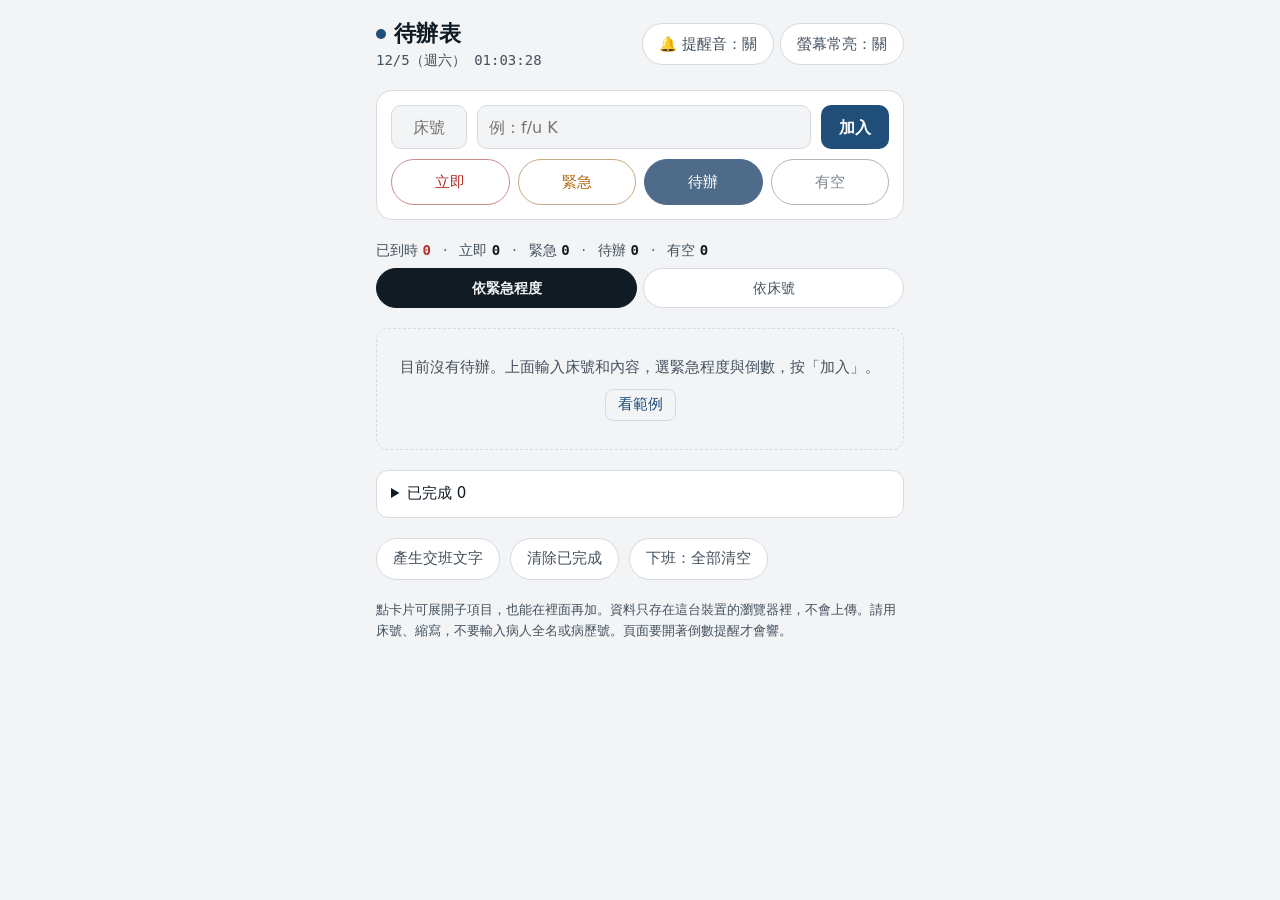
<file: site/tools/todo.html>
<!doctype html><html lang="zh-Hant"><head><meta charset=utf8><meta name=viewport content="width=device-width,initial-scale=1,viewport-fit=cover"><style>:root{color-scheme:light;box-sizing:border-box;padding-top:env(safe-area-inset-top,0px);padding-bottom:env(safe-area-inset-bottom,0px)}html{scroll-padding-top:env(safe-area-inset-top,0px)}body{margin:0;padding:0;font:14px -apple-system,BlinkMacSystemFont,sans-serif;background:#fff;color:#000}img{max-width:100%}[hidden]:not([hidden=until-found i]){display:none!important}</style></head><body>
<title>待辦表</title>
<meta name="claude:viewport-fit-sides" content="cover">
<style>
/* Layout: one narrow column like a pocket card — quick-add on top, triage-sorted queue, done log at the bottom. Palette: Claude clay — ivory ground, clay accent, slate ink */
:root {
  --bg: #f5f4ee; --surface: #fbfaf6; --fg: #1f1e1c; --muted: #6f6c63; --line: #e3dfd3;
  --accent: #c6613f; --accent-ink: #ffffff; --accent-soft: #f6e4db;
  --p1: #b3322b; --p1-soft: #f7e1dd;
  --p2: #c27416; --p2-soft: #f7ead6;
  --p3: #4f6b8a; --p3-soft: #e3e9ef;
  --p4: #8a867b; --p4-soft: #ecebe5;
  --font-display: "Noto Serif TC", "Songti TC", Georgia, serif;
  --font-body: "Noto Sans TC", "PingFang TC", "Microsoft JhengHei", system-ui, sans-serif;
  --font-num: "Source Serif 4", "Noto Serif TC", Georgia, serif;
}
@media (prefers-color-scheme: dark) { :root:not([data-theme="light"]) {
  --bg: #1d1c1a; --surface: #262522; --fg: #f3f1ea; --muted: #a29e93; --line: #3a3833;
  --accent: #d97757; --accent-ink: #1d1c1a; --accent-soft: #3d2a22;
  --p1: #ef6a5e; --p1-soft: #3d201d; --p2: #e3a04a; --p2-soft: #3a2c17;
  --p3: #8fabc9; --p3-soft: #222b35; --p4: #a6a297; --p4-soft: #2e2d29; color-scheme: dark } }
:root[data-theme="dark"] {
  --bg: #1d1c1a; --surface: #262522; --fg: #f3f1ea; --muted: #a29e93; --line: #3a3833;
  --accent: #d97757; --accent-ink: #1d1c1a; --accent-soft: #3d2a22;
  --p1: #ef6a5e; --p1-soft: #3d201d; --p2: #e3a04a; --p2-soft: #3a2c17;
  --p3: #8fabc9; --p3-soft: #222b35; --p4: #a6a297; --p4-soft: #2e2d29; color-scheme: dark }

* { box-sizing: border-box }
body { background: var(--bg); color: var(--fg); font-family: var(--font-body); font-size: 15px; line-height: 1.45 }
.clock, .bed, .timer, .summary b, .donelist .t, #handoff { font-variant-numeric: tabular-nums lining-nums }
.wrap { max-width: 560px; margin: 0 auto; padding-block: 18px 48px;
  padding-left: max(16px, env(safe-area-inset-left, 0px)); padding-right: max(16px, env(safe-area-inset-right, 0px));
  display: flex; flex-direction: column; gap: 16px }
button { font: inherit; color: inherit; cursor: pointer }
button:focus-visible, input:focus-visible { outline: 2px solid var(--accent); outline-offset: 2px }

header { display: flex; align-items: center; justify-content: space-between; gap: 12px; flex-wrap: wrap }
h1 { font-family: var(--font-display); font-size: 22px; font-weight: 700; margin: 0; letter-spacing: .02em; display: flex; align-items: center; gap: 8px }
h1::before { content: ""; width: 10px; height: 10px; border-radius: 50%; background: var(--accent); flex: none }
.clock { font-family: var(--font-num); font-size: 14px; color: var(--muted); font-variant-numeric: tabular-nums }
.tools { display: flex; gap: 6px; flex-wrap: wrap }
.tbtn { min-height: 38px; border: 1px solid var(--line); background: var(--surface); border-radius: 999px; padding: 6px 14px; font-size: 14px; color: var(--muted) }
.tbtn[aria-pressed="true"] { border-color: var(--accent); background: var(--accent-soft); color: var(--accent); font-weight: 500 }

/* quick add: 固定在最上方（鍵盤永遠蓋不到）。緊急、倒數、重複收進「設定」，輸入時只佔兩列 */
html { touch-action: manipulation; -webkit-text-size-adjust: 100% }
body::before { content: ""; position: fixed; inset: 0 0 auto; height: env(safe-area-inset-top, 0px); z-index: 40; background: var(--bg) }
form { position: sticky; top: env(safe-area-inset-top, 0px); z-index: 5; background: var(--surface); border: 1px solid var(--line); border-radius: 16px; padding: 10px; display: flex; flex-direction: column; gap: 8px;
  box-shadow: 0 0 0 16px var(--bg), 0 10px 14px -8px rgba(0, 0, 0, .22) }
/* 緊急程度四格常駐；選了「緊急／待辦」才在下一列出現倒數時間 */
.prrow { display: grid; grid-template-columns: repeat(4, minmax(0, 1fr)); gap: 6px }
body.kb .prrow { grid-template-columns: repeat(4, minmax(0, 1fr)) auto }
.chip.pr { --pc: var(--p3); display: flex; flex-direction: column; align-items: center; justify-content: center; min-width: 0; min-height: 46px; padding: 4px; line-height: 1.2; font-weight: 500; color: var(--pc); border-color: color-mix(in srgb, var(--pc) 45%, var(--line)) }
.chip.pr[data-p="1"] { --pc: var(--p1) } .chip.pr[data-p="2"] { --pc: var(--p2) } .chip.pr[data-p="3"] { --pc: var(--p3) } .chip.pr[data-p="4"] { --pc: var(--p4) }
.chip.pr small { font-size: 12px; font-variant-numeric: tabular-nums }
.chip.pr small:empty { display: none }
.kbbtn { display: none; min-height: 46px; align-items: center; justify-content: center; border: 1px solid var(--accent); background: var(--accent-soft); color: var(--accent); border-radius: 999px; padding: 0 12px; font-size: 14px; font-weight: 700; white-space: nowrap }
body.kb .kbbtn { display: flex }
#tmChips { display: contents }
.chips.scroll .chip { flex: none }
#rep { width: 88px }
.row { display: flex; gap: 8px }
/* 輸入框字體要 16px 以上，iPhone 才不會在點進去時自動放大整個頁面 */
input[type=text], input[type=number], input[type=date], input[type=time] { font: inherit; font-size: 16px; color: var(--fg); background: var(--bg); border: 1px solid var(--line); border-radius: 10px; padding: 9px 11px; min-height: 44px; min-width: 0 }
#bed { width: 68px; flex: none; text-align: center }
#task { flex: 1 }
.chips { display: flex; gap: 6px; flex-wrap: wrap; align-items: center }
.chips.scroll { flex-wrap: nowrap; overflow-x: auto; overscroll-behavior-x: contain; scrollbar-width: none; padding: 2px }
.chips.scroll::-webkit-scrollbar { display: none }
.chips.scroll > * { flex: none }
.chips .lbl { flex: none; font-size: 12px; color: var(--muted); width: 2.6em; letter-spacing: .05em }
.chip { min-height: 40px; border: 1px solid var(--line); background: transparent; border-radius: 999px; padding: 6px 14px; font-size: 15px; white-space: nowrap; font-variant-numeric: tabular-nums }
.chip[aria-pressed="true"] { background: var(--fg); color: var(--bg); border-color: var(--fg) }
.chip.pr[data-p="1"][aria-pressed="true"] { background: var(--p1); border-color: var(--p1); color: var(--surface) }
.chip.pr[data-p="2"][aria-pressed="true"] { background: var(--p2); border-color: var(--p2); color: var(--surface) }
.chip.pr[data-p="3"][aria-pressed="true"] { background: var(--p3); border-color: var(--p3); color: var(--surface) }
.chip.pr[data-p="4"][aria-pressed="true"] { background: var(--p4); border-color: var(--p4); color: var(--surface) }
#dDate, #dTime { min-height: 40px; padding: 5px 10px; font-size: 16px; border-radius: 999px; font-variant-numeric: tabular-nums }
#dDate { flex: 1 1 9.5em; max-width: 12em } #dTime { flex: 0 1 7em }
#custom, #rep { width: 76px; min-height: 40px; padding: 5px 8px; font-size: 16px; border-radius: 999px; text-align: center }
.add { background: var(--accent); color: var(--accent-ink); border: 0; border-radius: 10px; min-width: 64px; min-height: 44px; padding: 0 18px; font-size: 16px; font-weight: 700; flex: none }
.triage { margin: 0; font-size: 13px; line-height: 1.5; color: var(--p1); background: var(--p1-soft); border-radius: 10px; padding: 8px 11px }
.triage b { font-family: var(--font-num) }

/* summary strip */
.summary { display: flex; gap: 8px; flex-wrap: wrap; font-size: 13px; color: var(--muted) }
.summary b { font-family: var(--font-num); color: var(--fg) }
.summary .over b { color: var(--p1) }

/* 排列方式切換 */
.viewrow { display: flex; flex-direction: column; gap: 8px }
.vsw { display: flex; gap: 6px }
.vsw button { flex: 1; min-height: 40px; border: 1px solid var(--line); background: var(--surface); border-radius: 999px; padding: 6px 12px; font-size: 14px; color: var(--muted) }
.vsw button[aria-pressed="true"] { background: var(--fg); border-color: var(--fg); color: var(--bg); font-weight: 700 }
.grp { display: flex; align-items: baseline; gap: 10px; margin: 8px 2px -2px; padding-bottom: 4px; border-bottom: 2px solid var(--fg) }
.grp b { font-family: var(--font-num); font-size: 20px }
.grp span { font-size: 13px; color: var(--muted) }
.grp .o { color: var(--p1); font-weight: 700 }
.grp:first-child { margin-top: 0 }
/* queue */
.list { display: flex; flex-direction: column; gap: 8px; margin: 0; padding: 0; list-style: none }
.item { background: var(--surface); border: 1px solid var(--line); border-left: 5px solid var(--pc); border-radius: 12px;
  padding: 10px 10px 10px 12px; display: grid; grid-template-columns: 1fr auto; gap: 4px 10px; position: relative; overflow: hidden }
.item[data-p="1"] { --pc: var(--p1); --ps: var(--p1-soft) }
.item[data-p="2"] { --pc: var(--p2); --ps: var(--p2-soft) }
.item[data-p="3"] { --pc: var(--p3); --ps: var(--p3-soft) }
.item[data-p="4"] { --pc: var(--p4); --ps: var(--p4-soft) }
.item.overdue { background: var(--ps); border-color: var(--pc); animation: pulse 1.2s ease-in-out infinite }
@keyframes pulse { 50% { box-shadow: 0 0 0 3px var(--pc) } }
@media (prefers-reduced-motion: reduce) { .item.overdue { animation: none; box-shadow: 0 0 0 2px var(--pc) } }
.meta { display: flex; gap: 8px; align-items: baseline; min-width: 0; flex-wrap: wrap }
.tag { font-size: 11px; font-weight: 700; color: var(--pc); letter-spacing: .06em }
.bed { font-family: var(--font-num); font-weight: 700; font-size: 14px }
.ex { font-size: 11px; color: var(--muted); border: 1px dashed var(--line); border-radius: 4px; padding: 0 4px }
.repn { font-size: 12px; color: var(--muted) }
.text { grid-column: 1 / 2; min-width: 0; overflow-wrap: anywhere; font-size: 15px }
.timer { grid-row: 1 / 3; grid-column: 2; text-align: right; font-family: var(--font-num); font-variant-numeric: tabular-nums; font-size: 22px; font-weight: 700; line-height: 1.1; align-self: center }
.timer small { display: block; font-size: 11px; font-weight: 500; color: var(--muted); font-family: var(--font-body) }
.overdue .timer { color: var(--pc) }
.timer.none { font-size: 13px; color: var(--muted); font-weight: 500 }
.actions { grid-column: 1 / -1; display: flex; gap: 8px; flex-wrap: wrap; margin-top: 4px }
.act { min-height: 40px; border: 1px solid var(--line); background: transparent; border-radius: 999px; padding: 6px 16px; font-size: 14px }
.act.done { border-color: var(--accent); background: var(--accent-soft); color: var(--accent); font-weight: 700 }
.act.del { margin-left: auto; color: var(--muted) }
.act.del.armed { color: var(--surface); background: var(--p1); border-color: var(--p1) }
.bar { position: absolute; left: 0; bottom: 0; height: 3px; background: var(--pc); opacity: .55 }

/* 子項目（從其他工具一次匯入的一組處置）：點卡片展開 */
.item { cursor: pointer }
.item.new { animation: hub-in .26s var(--hub-ease) }
.item .actions, .item .subw { cursor: auto }
.chev { width: 14px; height: 14px; flex: none; color: var(--muted); transition: transform .2s var(--hub-ease); align-self: center }
.item.open .chev { transform: rotate(180deg) }
.prog { font-family: var(--font-num); font-size: 12px; font-weight: 600; color: var(--pc); background: var(--ps); border-radius: 999px; padding: 0 7px; font-variant-numeric: tabular-nums }
.prog.all { background: var(--pc); color: var(--surface) }
.src { font-size: 11px; color: var(--muted) }
.subw { grid-column: 1 / -1; display: grid; grid-template-rows: 0fr; transition: grid-template-rows .24s var(--hub-ease) }
.item.open .subw { grid-template-rows: 1fr }
.subs-in { overflow: hidden; min-height: 0 }
.subl { list-style: none; margin: 6px 0 0; padding: 0; display: flex; flex-direction: column; border-top: 1px solid var(--line) }
.subl li { display: flex; align-items: stretch; border-bottom: 1px solid var(--line); min-width: 0 }
.sub { flex: 1; min-width: 0; display: flex; align-items: flex-start; gap: 8px; padding: 9px 2px; border: 0; background: none; text-align: left; font-size: 14.5px; line-height: 1.4 }
.sbox { flex: none; width: 20px; height: 20px; margin-top: 0; border-radius: 6px; border: 1.5px solid var(--pc); display: grid; place-items: center; transition: background-color .15s }
.sbox svg { width: 12px; height: 12px; stroke: var(--surface); stroke-width: 2.6; fill: none; opacity: 0; transition: opacity .15s }
.sub[aria-pressed="true"] .sbox { background: var(--pc) }
.sub[aria-pressed="true"] .sbox svg { opacity: 1 }
.sub[aria-pressed="true"] .st { color: var(--muted); text-decoration: line-through }
.stag { flex: none; font-size: 11px; font-weight: 700; color: var(--muted); border: 1px solid var(--line); border-radius: 5px; padding: 0 5px; margin-top: 1px; letter-spacing: .03em }
.st { min-width: 0; overflow-wrap: anywhere }
.sx { flex: none; width: 40px; border: 0; background: none; color: var(--muted); font-size: 18px; line-height: 1 }
.subadd { position: static; display: flex; flex-direction: row; gap: 6px; margin: 8px 3px 4px; padding: 0; border: 0; border-radius: 0; background: none; box-shadow: none; z-index: auto }
.subadd input { flex: 1; min-height: 38px !important; padding: 6px 10px !important; border-radius: 999px !important }
.subadd button { flex: none; min-height: 38px; border: 1px solid var(--line); background: var(--surface); border-radius: 999px; padding: 0 14px; font-size: 14px }
.act.done.ready { background: var(--accent); color: var(--accent-ink); animation: hub-pop .4s var(--hub-ease) }
.empty { text-align: center; color: var(--muted); padding: 28px 12px; border: 1px dashed var(--line); border-radius: 12px }

/* done log */
details { background: var(--surface); border: 1px solid var(--line); border-radius: 12px; padding: 10px 12px }
summary { cursor: pointer; font-weight: 500 }
.donelist { list-style: none; margin: 8px 0 0; padding: 0; display: flex; flex-direction: column; gap: 4px; font-size: 14px; color: var(--muted) }
.donelist li { display: flex; gap: 8px; min-width: 0 }
.donelist .t { font-family: var(--font-num); flex: none }
.donelist .x { overflow-wrap: anywhere; min-width: 0; text-decoration: line-through }
.donelist button { margin-left: auto; flex: none; min-height: 36px; padding: 0 8px; border: 0; background: none; color: var(--accent); font-size: 14px }
.foot { display: flex; gap: 8px; flex-wrap: wrap; align-items: center }
.foot .tbtn.armed { background: var(--p1); color: var(--surface); border-color: var(--p1) }
#handoff { width: 100%; min-height: 120px; font-family: var(--font-num); font-size: 16px; background: var(--bg); color: var(--fg); border: 1px solid var(--line); border-radius: 10px; padding: 8px }
.note { font-size: 12px; color: var(--muted); margin: 0 }
.bedpop { position: fixed; top: 0; left: 0; right: 0; z-index: 30; background: var(--accent); color: var(--accent-ink); box-shadow: 0 4px 18px rgba(0,0,0,.25); pointer-events: none }
.bedpop[hidden] { display: none }
.bedpop .bp { display: flex; align-items: center; gap: 12px; padding: 10px max(16px, env(safe-area-inset-right, 0px)) 12px max(16px, env(safe-area-inset-left, 0px)) }
.bedpop .k { font-size: 13px; letter-spacing: .1em; flex: none; opacity: .9 }
.bedpop .v { font-family: var(--font-num); font-size: 40px; font-weight: 700; line-height: 1; flex: none; max-width: 45%; overflow: hidden; text-overflow: ellipsis; white-space: nowrap; font-variant-numeric: tabular-nums lining-nums }
.bedpop .what { flex: 1; min-width: 0; margin: 0; font-size: 14px; overflow: hidden; text-overflow: ellipsis; white-space: nowrap; opacity: .92 }
.bedpop .track { height: 5px; background: color-mix(in srgb, var(--accent-ink) 30%, transparent) }
.bedpop .fill { height: 100%; width: 100%; background: var(--accent-ink) }
.bedpop.run .fill { width: 0; transition: width 2s linear }
.toast { position: fixed; left: 50%; top: 0; z-index: 35; transform: translateX(-50%); max-width: calc(100% - 32px); text-align: center; background: var(--fg); color: var(--bg); padding: 8px 14px; border-radius: 999px; font-size: 14px }
</style>
<style id="hub-base">/*hub-common:start*/
/* 臨床輔助決策工具 · 共用設計基底 v2（正本：shared/hub-common.css，由 scripts/sync_shared.py 寫進每個 HTML，不要直接改 HTML 裡這一段）
   原則：顏色只用來表達臨床意義（紅＝危急、琥珀＝注意、綠＝正常／完成）；介面本身只有一個品牌色（墨藍）和一組帶藍調的中性灰。
   字體：系統字（iPhone = 蘋方，Android = Noto Sans CJK），不下載網路字型。形狀：小圓角、細線、不用陰影堆層次。 */
:root{
  --hub-bg:#F2F4F6; --hub-surface:#FFFFFF; --hub-surface2:#E8ECF0; --hub-ink:#111B24; --hub-ink2:#44515E; --hub-ink3:#687685; --hub-line:#D5DBE1;
  --hub-brand:#1F4E79; --hub-brand-soft:#E1EAF3; --hub-on-brand:#FFFFFF;
  --hub-bad:#B3261E; --hub-bad-soft:#FBE6E4; --hub-warn:#8F5600; --hub-warn-soft:#FBEFD9; --hub-ok:#1D7A3E; --hub-ok-soft:#E1F2E6;
  --hub-code:#B3261E; --hub-code-soft:#FBE6E4;
  --hub-p1:#B3322B; --hub-p2:#B26A12; --hub-p3:#4F6B8A; --hub-p4:#7F8791;
  --hub-sans:-apple-system,BlinkMacSystemFont,"PingFang TC","Noto Sans TC","Noto Sans CJK TC","Microsoft JhengHei",Roboto,system-ui,sans-serif;
  --hub-mono:ui-monospace,"SF Mono",SFMono-Regular,Menlo,Consolas,"Roboto Mono","Droid Sans Mono",monospace;
  --hub-ease:cubic-bezier(.2,.8,.2,1); --hub-dur:.16s; --hub-r:8px; --hub-r-lg:12px;
  /* 舊的各工具辨識色：全部指到同一個品牌色（工具各自的對應層還在用這些名字） */
  --hub-pilot:var(--hub-brand); --hub-pilot-soft:var(--hub-brand-soft); --hub-consult:var(--hub-brand); --hub-consult-soft:var(--hub-brand-soft);
  --hub-meds:var(--hub-brand); --hub-meds-soft:var(--hub-brand-soft); --hub-labs:var(--hub-brand); --hub-labs-soft:var(--hub-brand-soft);
  --hub-todo:var(--hub-brand); --hub-todo-soft:var(--hub-brand-soft);
}
@media (prefers-color-scheme:dark){:root:not([data-theme="light"]){
  --hub-bg:#0D1218; --hub-surface:#141B23; --hub-surface2:#1C2530; --hub-ink:#E2E8EE; --hub-ink2:#A1ADBA; --hub-ink3:#7B8896; --hub-line:#28323E;
  --hub-brand:#8FB8E3; --hub-brand-soft:#17293D; --hub-on-brand:#0B1622;
  --hub-bad:#FF7A70; --hub-bad-soft:#3A1B19; --hub-warn:#F0B04A; --hub-warn-soft:#352812; --hub-ok:#6CCF8E; --hub-ok-soft:#15301F;
  --hub-code:#FF7A70; --hub-code-soft:#3A1B19;
  --hub-p1:#EF6A5E; --hub-p2:#E3A04A; --hub-p3:#8FABC9; --hub-p4:#98A2AD; color-scheme:dark}}
:root[data-theme="dark"]{
  --hub-bg:#0D1218; --hub-surface:#141B23; --hub-surface2:#1C2530; --hub-ink:#E2E8EE; --hub-ink2:#A1ADBA; --hub-ink3:#7B8896; --hub-line:#28323E;
  --hub-brand:#8FB8E3; --hub-brand-soft:#17293D; --hub-on-brand:#0B1622;
  --hub-bad:#FF7A70; --hub-bad-soft:#3A1B19; --hub-warn:#F0B04A; --hub-warn-soft:#352812; --hub-ok:#6CCF8E; --hub-ok-soft:#15301F;
  --hub-code:#FF7A70; --hub-code-soft:#3A1B19;
  --hub-p1:#EF6A5E; --hub-p2:#E3A04A; --hub-p3:#8FABC9; --hub-p4:#98A2AD; color-scheme:dark}
/* 各工具自己的強調色、強調色上的字，一律跟品牌色走（查房板的 --ac 也是） */
html:root:root{--ac:var(--hub-brand);--ac-soft:var(--hub-brand-soft);--accent-ink:var(--hub-on-brand)}
/* Android：內嵌在別的網頁裡時，往下拉不要帶動外層頁面（下拉重新整理）；左右方向不設，手機上工具之間才能左右滑 */
html{overscroll-behavior-y:contain}
:focus-visible{outline:2px solid var(--hub-brand);outline-offset:2px}
@media (pointer:fine){*{scrollbar-width:thin;scrollbar-color:var(--hub-line) transparent}}

/* 觸控：點擊不延遲、不閃灰框、iPhone 不自動放大字 */
html{-webkit-tap-highlight-color:transparent;touch-action:manipulation;-webkit-text-size-adjust:100%;text-size-adjust:100%}
body{-webkit-font-smoothing:antialiased;text-rendering:optimizeSpeed}
::selection{background:color-mix(in srgb,var(--hub-accent,var(--hub-ink)) 22%,transparent)}
/* iPhone 點進字小於 16px 的輸入框會自動放大、而且不會縮回來：觸控裝置上所有輸入框一律 ≥16px */
@media (pointer:coarse){input:not([type="checkbox"]):not([type="radio"]):not([type="range"]),textarea,select{font-size:max(16px,1em)!important}}
/* 共用動畫：按下去微縮、顏色淡入淡出（低權重，工具自己的設定優先） */
:where(button,.btn,.chip,.card,summary,[role="tab"],a){transition:background-color var(--hub-dur) var(--hub-ease),border-color var(--hub-dur) var(--hub-ease),color var(--hub-dur) var(--hub-ease),box-shadow var(--hub-dur) var(--hub-ease),opacity var(--hub-dur) var(--hub-ease),transform .12s var(--hub-ease)}
:where(button,.btn,.chip,[role="tab"]):active:not(:disabled){transform:scale(.97)}
@keyframes hub-in{from{opacity:0;transform:translateY(6px)}}
@keyframes hub-pop{0%{transform:scale(1)}40%{transform:scale(1.18)}100%{transform:scale(1)}}
.hub-toast{position:fixed;left:16px;right:16px;margin:0 auto;width:fit-content;bottom:calc(20px + env(safe-area-inset-bottom,0px));z-index:60;max-width:min(520px,calc(100% - 32px));box-sizing:border-box;display:flex;gap:10px;align-items:center;background:var(--hub-ink);color:var(--hub-bg);font:500 14px/1.4 var(--hub-sans);padding:10px 14px;border-radius:var(--hub-r);box-shadow:0 6px 20px rgba(0,0,0,.22);animation:hub-in .22s var(--hub-ease)}
/* 待辦設定按鈕：跟待辦表的快速新增同一套（立即／緊急／待辦／有空，點緊急或待辦展開倒數） */
.hp{display:flex;flex-direction:column;gap:8px;min-width:0}
.hp-row{display:grid;grid-template-columns:repeat(4,minmax(0,1fr));gap:6px}
.hp-pr{--pc:var(--hub-p3);display:flex;flex-direction:column;align-items:center;justify-content:center;min-width:0;min-height:46px;padding:4px;border:1px solid color-mix(in srgb,var(--pc) 45%,var(--hub-line));border-radius:var(--hub-r);background:transparent;color:var(--pc);font:500 15px/1.2 var(--hub-sans);cursor:pointer}
.hp-pr[data-p="1"]{--pc:var(--hub-p1)}.hp-pr[data-p="2"]{--pc:var(--hub-p2)}.hp-pr[data-p="4"]{--pc:var(--hub-p4)}
.hp-pr small{font-size:12px;font-variant-numeric:tabular-nums}
.hp-pr small:empty{display:none}
.hp-pr[aria-pressed="true"]{background:var(--pc);border-color:var(--pc);color:var(--hub-surface)}
.hp-tm{display:flex;gap:6px;overflow-x:auto;overscroll-behavior-x:contain;scrollbar-width:none;padding:2px}
.hp-tm::-webkit-scrollbar{display:none}
.hp-c{flex:none;min-height:40px;border:1px solid var(--hub-line);background:transparent;border-radius:var(--hub-r);padding:6px 14px;font:15px/1 var(--hub-sans);color:var(--hub-ink);white-space:nowrap;cursor:pointer;font-variant-numeric:tabular-nums}
.hp-c[aria-pressed="true"]{background:var(--hub-ink);border-color:var(--hub-ink);color:var(--hub-bg)}
.hp input{flex:none;font:16px var(--hub-sans);min-height:40px;padding:5px 10px;border-radius:var(--hub-r);border:1px solid var(--hub-line);background:var(--hub-bg);color:var(--hub-ink);width:80px;text-align:center}
.hp-dt{display:flex;gap:6px}
.hp-dt input[type="date"]{flex:1 1 9.5em;width:auto;max-width:12em}
.hp-dt input[type="time"]{width:7em}
/* 右滑加入待辦 */
[data-swipe]{position:relative;touch-action:pan-y}
[data-swipe].sw-drag{transition:none!important}
[data-swipe].sw-back{transition:transform .22s var(--hub-ease)!important}
[data-swipe]::before{content:"＋ 待辦";position:absolute;top:0;bottom:0;right:100%;width:var(--sw,0px);display:flex;align-items:center;justify-content:flex-end;padding-right:12px;box-sizing:border-box;background:var(--hub-todo);color:var(--hub-surface);font:700 14px/1 var(--hub-sans);white-space:nowrap;overflow:hidden;opacity:var(--swo,0);pointer-events:none}
[data-swipe].sw-arm::before{content:"放開加入"}
body.sw-on{-webkit-user-select:none;user-select:none}
@keyframes hub-flash{from{background-color:var(--hub-todo-soft);box-shadow:inset 4px 0 0 var(--hub-todo)}}
.sw-done{animation:hub-flash .9s var(--hub-ease)}
@media (prefers-reduced-motion:reduce){*,*::before,*::after{animation-duration:.001ms!important;animation-iteration-count:1!important;transition-duration:.001ms!important}}
/*hub-common:end*/

html:root:root{--bg:var(--hub-bg);--surface:var(--hub-surface);--line:var(--hub-line);--fg:var(--hub-ink);--muted:var(--hub-ink2);--accent:var(--hub-todo);--accent-soft:var(--hub-todo-soft);--p1:var(--hub-p1);--p1-soft:var(--hub-bad-soft);--p2:var(--hub-p2);--p3:var(--hub-p3);--p4:var(--hub-p4);--hub-accent:var(--hub-todo);--font-display:var(--hub-sans);--font-body:var(--hub-sans);--font-num:var(--hub-mono)}

/* 版面放寬（11/11）：卡片、按鈕、表單的間距和字級都加大，手機抽屜和電腦側欄都不擠 */
.wrap{gap:20px;padding-block:18px 56px}
form{padding:14px;gap:10px}
.row{gap:10px}
#bed{width:76px}
.prrow{gap:8px}
.summary{font-size:14px;gap:12px}
.list{gap:12px}
.item{padding:14px 14px 14px 16px;gap:6px 12px}
.meta{gap:10px}
.bed{font-size:15px}
.tag{font-size:12px}
.src,.ex{font-size:12px}
.text{font-size:16px;line-height:1.5}
.timer{font-size:23px}
.timer small{font-size:12px;margin-top:2px}
.actions{gap:10px;margin-top:10px}
.act{min-height:44px;padding:8px 18px;font-size:15px}
.sub{padding:12px 4px;font-size:15px;line-height:1.5;gap:10px}
.sbox{width:22px;height:22px}
.subadd{gap:8px;margin:10px 3px 4px}
.subadd input{min-height:44px!important;padding:8px 12px!important}
.subadd button{min-height:44px;padding:0 16px;font-size:15px}
.tbtn{min-height:42px;padding:8px 16px;font-size:14.5px}
.foot{gap:10px}
details{padding:12px 14px}
.donelist{gap:8px;font-size:15px}
.note{font-size:13px;line-height:1.6}
.triage{font-size:14px;padding:10px 12px}
/* 窄的時候（手機抽屜）：倒數移到卡片右上角，內容用整張卡的寬度 */
@media (max-width:460px){
  .item .timer{grid-row:1;grid-column:2;align-self:start;font-size:19px;white-space:nowrap}
  .item .timer small{display:inline;margin-left:4px}
  .item .text{grid-column:1/-1}
  .actions{gap:8px}
  .act{padding:8px 13px}
}
</style>


<div class="bedpop" id="bedpop" hidden role="status" aria-live="polite">
  <div class="bp"><span class="k">目前床號</span><span class="v" id="bedpopV"></span><p class="what" id="bedpopT"></p></div>
  <div class="track"><div class="fill"></div></div>
</div>

<div class="wrap">
  <header>
    <div>
      <h1>待辦表</h1>
      <div class="clock" id="clock">--:--</div>
    </div>
    <div class="tools">
      <button class="tbtn" id="soundBtn" aria-pressed="false" type="button">🔔 提醒音：關</button>
      <button class="tbtn" id="wakeBtn" aria-pressed="false" type="button">螢幕常亮：關</button>
    </div>
  </header>

  <form id="form" autocomplete="off">
    <div class="row">
      <input type="text" id="bed" placeholder="床號" aria-label="床號" enterkeyhint="next" autocapitalize="off" autocorrect="off" spellcheck="false">
      <input type="text" id="task" placeholder="例：f/u K" aria-label="待辦內容" enterkeyhint="send" autocapitalize="off" autocorrect="off" spellcheck="false">
      <button class="add" type="submit">加入</button>
    </div>
    <div class="prrow" id="prChips" role="group" aria-label="緊急程度">
      <button type="button" class="chip pr" data-p="1" aria-pressed="false"><span>立即</span><small></small></button>
      <button type="button" class="chip pr" data-p="2" aria-pressed="false"><span>緊急</span><small></small></button>
      <button type="button" class="chip pr" data-p="3" aria-pressed="true"><span>待辦</span><small></small></button>
      <button type="button" class="chip pr" data-p="4" aria-pressed="false"><span>有空</span><small></small></button>
      <button type="button" class="kbbtn" id="kbBtn">收鍵盤</button>
    </div>
    <div class="chips scroll" id="tmRow" role="group" aria-label="倒數時間" hidden>
      <span id="tmChips"></span>
      <input type="number" id="custom" min="1" max="1440" inputmode="numeric" placeholder="自訂分" aria-label="自訂分鐘">
      <input type="number" id="rep" min="2" max="24" inputmode="numeric" placeholder="重複×次" aria-label="重複次數">
    </div>
    <div class="chips" id="dtRow" hidden>
      <input type="date" id="dDate" aria-label="日期">
      <input type="time" id="dTime" value="08:00" aria-label="時間">
    </div>
  </form>
  <p class="triage" id="triage" hidden></p>

  <div class="viewrow"><div class="summary" id="summary"></div>
    <div class="vsw" role="group" aria-label="排列方式"><button type="button" data-view="pr" aria-pressed="true">依緊急程度</button><button type="button" data-view="bed" aria-pressed="false">依床號</button></div></div>
  <ul class="list" id="list"></ul>

  <details id="doneBox">
    <summary id="doneSum">已完成 0</summary>
    <ul class="donelist" id="doneList"></ul>
  </details>

  <div class="foot">
    <button class="tbtn" id="handoffBtn" type="button">產生交班文字</button>
    <button class="tbtn" id="clearDone" type="button">清除已完成</button>
    <button class="tbtn" id="clearAll" type="button">下班：全部清空</button>
  </div>
  <textarea id="handoff" hidden readonly aria-label="交班文字"></textarea>
  <p class="note">點卡片可展開子項目，也能在裡面再加。資料只存在這台裝置的瀏覽器裡，不會上傳。請用床號、縮寫，不要輸入病人全名或病歷號。頁面要開著倒數提醒才會響。</p>
</div>

<script>
(() => {
  const KEY = 'shiftboard.v1';
  const PR = { 1: '立即', 2: '緊急', 3: '待辦', 4: '有空' };
  const $ = id => document.getElementById(id);
  let state = load();
  if (state.seeded) { state.items = state.items.filter(i => !i.ex); state.done = (state.done || []).filter(i => !i.ex); state.seeded = false; }
  let prSel = 3, tmSel = 0, timeOpen = false, soundOn = false, audio = null, wakeLock = null;

  function load() {
    try { const s = JSON.parse(localStorage.getItem(KEY)); if (s && Array.isArray(s.items)) return s; } catch (e) {}
    return { items: [], done: [] };
  }
  function exampleItems() {
    const now = Date.now();
    return [
      { id: 'e1', bed: '18', text: '補鈣快退了 → 重看 EKG，決定要不要再補鈣', p: 1, due: now + 4 * 60e3, start: now - 26 * 60e3, ex: true },
      { id: 'e2', bed: '18', text: 'RI 後 finger sugar', p: 2, due: now + 38 * 60e3, start: now - 22 * 60e3, rep: 6, iv: 60, ex: true },
      { id: 'e3', bed: '32', text: '發燒', p: 2, due: now + 12 * 60e3, start: now - 3 * 60e3, ex: true, src: '主訴處理',
        subs: [['先做', '抽 blood culture ×2 套再給抗生素', 1], ['PE', '肺部聽診'], ['PE', 'IV 與管路部位'], ['檢驗', 'CBC/DC, CRP', 1], ['檢驗', 'Lactate'], ['影像', 'CXR'], ['藥物', 'Acetaminophen 500 mg PO q6h PRN for BT > 38.5°C']]
          .map(([tag, t, d], k) => ({ id: 'e3.' + k, tag, t, d: d ? 1 : 0 })) },
    ];
  }
  // 存檔前先讀一次目前存的：別的工具（主訴處理、會診稿、查房板…）剛加進來、這裡還沒看到的項目一起留著，不會被整包蓋掉
  const gone = new Set(); // 這裡刪掉／清空的 id，不要被補回來
  // del：刪掉的 id → 刪除時間（tombstone）。雲端合併時靠它知道「這項是被刪的，不是另一台新加的」，14 天後清掉
  const TOMB_MS = 14 * 864e5;
  function save() {
    try {
      const cur = load(), now = Date.now(), del = { ...(cur.del || {}), ...(state.del || {}) };
      gone.forEach(id => { if (!del[id]) del[id] = now; });
      for (const id in del) if (now - del[id] > TOMB_MS) delete del[id];
      state.del = del;
      state.items = state.items.filter(i => !del[i.id]); state.done = (state.done || []).filter(i => !del[i.id]);
      const have = new Set([...state.items, ...state.done].map(i => i.id));
      cur.items.forEach(i => { if (!have.has(i.id) && !gone.has(i.id) && !del[i.id]) { state.items.push(i); have.add(i.id); } });
      (cur.done || []).forEach(i => { if (!have.has(i.id) && !gone.has(i.id) && !del[i.id]) { state.done.push(i); have.add(i.id); } });
      localStorage.setItem(KEY, JSON.stringify(state));
    } catch (e) {}
  }

  function dropExamples() {
    if (!state.seeded) return;
    [...state.items, ...state.done].forEach(i => { if (i.ex) gone.add(i.id); });
    state.items = state.items.filter(i => !i.ex); state.done = state.done.filter(i => !i.ex); state.seeded = false;
  }

  // 緊急程度一直顯示；點了「緊急／待辦」才出現倒數（緊急偏短、待辦偏長），立即和有空不計時
  const TM = { 2: [[5, '5分'], [10, '10分'], [15, '15分'], [30, '30分']], 3: [[60, '1時'], [120, '2時'], [240, '4時'], [-1, '明天'], [-2, '日期']] };
  const timed = p => p === 2 || p === 3;
  const ymd = d => `${d.getFullYear()}-${String(d.getMonth() + 1).padStart(2, '0')}-${String(d.getDate()).padStart(2, '0')}`;
  // 明天（-1）和日期（-2）：顯示日期與時間欄；明天預設明早 8:00，日期點下去直接開選單
  function syncDt(pick) {
    $('dtRow').hidden = !(timeOpen && timed(prSel) && tmSel < 0);
    if (tmSel === -1) { const d = new Date(); d.setDate(d.getDate() + 1); $('dDate').value = ymd(d); }
    if (tmSel === -2) { if (!$('dDate').value) $('dDate').value = ymd(new Date()); if (pick) { try { $('dDate').showPicker(); } catch (e) {} } }
  }
  function tmLabel() {
    const cm = parseInt($('custom').value, 10);
    let t = '';
    if (cm > 0) t = cm >= 60 && cm % 60 === 0 ? `${cm / 60}時` : `${cm}分`;
    else if (tmSel === -1) t = '明天';
    else if (tmSel === -2) { const d = $('dDate').value; t = d ? `${+d.slice(5, 7)}/${+d.slice(8, 10)}` : '日期'; }
    else { const hit = (TM[prSel] || []).find(x => x[0] === tmSel); t = hit ? hit[1] : ''; }
    const rp = parseInt($('rep').value, 10);
    return t && tmSel >= 0 && rp > 1 ? `${t}×${rp}` : t;
  }
  function renderPr() {
    $('prChips').querySelectorAll('.chip').forEach(c => {
      const p = +c.dataset.p;
      c.setAttribute('aria-pressed', p === prSel);
      c.querySelector('small').textContent = p === prSel && timed(p) ? tmLabel() : '';
    });
    const customOn = parseInt($('custom').value, 10) > 0;
    $('tmChips').innerHTML = (TM[prSel] || []).map(([m, t]) =>
      `<button type="button" class="chip tm" data-m="${m}" aria-pressed="${m === tmSel && !customOn}">${t}</button>`).join('');
    $('tmRow').hidden = !(timeOpen && timed(prSel));
    syncDt();
  }
  $('prChips').addEventListener('click', e => {
    const b = e.target.closest('.chip'); if (!b) return;
    const p = +b.dataset.p;
    if (p === prSel) timeOpen = timed(p) && !timeOpen;
    else { prSel = p; tmSel = 0; $('custom').value = ''; $('rep').value = ''; timeOpen = timed(p); }
    renderPr();
  });
  $('tmRow').addEventListener('click', e => {
    const b = e.target.closest('.chip'); if (!b) return;
    const m = +b.dataset.m;
    $('custom').value = '';
    tmSel = tmSel === m ? 0 : m; // 再點一次取消，不計時
    renderPr();
    if (tmSel === -2) syncDt(true);
  });
  $('custom').addEventListener('input', () => { if (tmSel < 0) tmSel = 0; renderPr(); });
  ['rep', 'dDate', 'dTime'].forEach(id => ['input', 'change'].forEach(ev => $(id).addEventListener(ev, renderPr)));

  $('form').addEventListener('submit', e => {
    e.preventDefault();
    const text = $('task').value.trim(); if (!text) { closeKb(); return; } // 內容空白再按一次 = 收鍵盤
    const cm = timed(prSel) ? parseInt($('custom').value, 10) : NaN;
    const rep = timed(prSel) ? parseInt($('rep').value, 10) : NaN;
    const now = Date.now();
    let mins = 0, due = 0;
    if (cm > 0) mins = cm;
    else if (tmSel < 0) {
      const d = $('dDate').value, when = d ? new Date(`${d}T${$('dTime').value || '08:00'}`).getTime() : NaN;
      if (!(when > now)) { toast(d ? '選的時間已經過了，請選之後的時間' : '請先選日期'); return; }
      due = when;
    } else mins = tmSel;
    if (mins) due = now + mins * 60e3;
    dropExamples();
    const it = { id: now.toString(36), bed: $('bed').value.trim(), text, p: prSel, due, start: now };
    if (rep > 1 && mins) { it.rep = Math.min(rep, 24); it.iv = mins; }
    state.items.push(it);
    try { localStorage.setItem('hub.lastBed', it.bed); } catch (e) {}
    save(); $('task').value = ''; $('rep').value = '';
    if (cm > 0) { $('custom').value = ''; tmSel = 0; }
    if (rep > 1 && !mins) toast('重複只能搭配倒數分鐘，這次只加一次');
    $('task').focus(); timeOpen = false; renderPr(); render(); showBed(it);
  });

  // 加入後最上方跳出目前床號的醒目橫條（不會被鍵盤擋住），兩秒進度條跑完自動消失；床號留在欄位裡，可以接著輸入
  let bedTimer = 0;
  function showBed(it) {
    const pop = $('bedpop'); clearTimeout(bedTimer);
    if (!it.bed) { pop.hidden = true; return; }
    $('bedpopV').textContent = it.bed; $('bedpopT').textContent = it.text;
    pop.classList.remove('run'); pop.hidden = false;
    pop.style.top = Math.round($('form').getBoundingClientRect().bottom + 8) + 'px'; // 貼在固定輸入列下方，不蓋住輸入框
    void pop.offsetWidth;
    pop.classList.add('run');
    bedTimer = setTimeout(hideBed, 2000);
  }
  function hideBed() { clearTimeout(bedTimer); $('bedpop').hidden = true; $('bedpop').classList.remove('run'); }
  $('bedpop').addEventListener('click', hideBed);

  function fmt(ms) {
    const s = Math.round(Math.abs(ms) / 1000), h = Math.floor(s / 3600), m = Math.floor(s % 3600 / 60), r = s % 60;
    if (h >= 24) return `${Math.floor(h / 24)}天${h % 24}時`;
    return h ? `${h}:${String(m).padStart(2, '0')}:${String(r).padStart(2, '0')}` : `${m}:${String(r).padStart(2, '0')}`;
  }
  const hhmm = t => new Date(t).toLocaleTimeString('zh-TW', { hour: '2-digit', minute: '2-digit', hour12: false });
  // 到時時間的標示：今天只寫時間，明天寫「明天」，更晚寫月/日
  const dueLbl = t => {
    const a = new Date(); a.setHours(0, 0, 0, 0);
    const b = new Date(t), c = new Date(t); c.setHours(0, 0, 0, 0);
    const n = Math.round((c - a) / 864e5);
    return n <= 0 ? hhmm(t) : n === 1 ? `明天 ${hhmm(t)}` : `${b.getMonth() + 1}/${b.getDate()} ${hhmm(t)}`;
  };
  const repTxt = i => i.rep > 1 ? `還剩 ${i.rep} 次，每 ${i.iv >= 60 && i.iv % 60 === 0 ? i.iv / 60 + ' 時' : i.iv + ' 分'}` : '';

  // 排列方式：pr = 依緊急程度（預設）；bed = 同一床的放在一起，床號由小到大，沒填床號的放最後，每床裡面一樣依緊急程度
  let view = 'pr';
  try { view = localStorage.getItem('hub.todoView') === 'bed' ? 'bed' : 'pr'; } catch (e) {}
  const bedCmp = (a, b) => (!a.bed) - (!b.bed) || String(a.bed).localeCompare(String(b.bed), 'zh-Hant', { numeric: true });
  function sorted(now) {
    return [...state.items].sort((a, b) => {
      if (view === 'bed') { const c = bedCmp(a, b); if (c) return c; }
      const ao = !!(a.due && a.due <= now), bo = !!(b.due && b.due <= now);   // !!：不計時的 due 是 0，不轉成布林會跟 false 比成「不一樣」
      if (ao !== bo) return ao ? -1 : 1;           // 已到時的先處理
      if (a.p !== b.p) return a.p - b.p;           // 再依緊急程度
      if (!a.due !== !b.due) return a.due ? -1 : 1; // 有倒數的排前面
      return (a.due || a.start) - (b.due || b.start);
    });
  }

  // 還有「立即」沒做完時，提醒新 call 先分流
  function renderTriage() {
    const p1 = state.items.filter(i => i.p === 1), el = $('triage');
    if (!p1.length) { el.hidden = true; return; }
    const beds = [...new Set(p1.map(i => i.bed).filter(Boolean))];
    el.innerHTML = `<b>${beds.length ? esc(beds.join('、')) + ' 床' : p1.length + ' 項'}</b>還在「立即」。新的 call 如果穩定，先在電話上交代護理師要做什麼、什麼情況再叫你，不要離開不穩定的病人。`;
    el.hidden = false;
  }

  const armed = new Set(), openIds = new Set(), seen = new Set();
  let lastSig = '', firstPaint = true;
  const CHEV = '<svg class="chev" viewBox="0 0 16 16" fill="none" stroke="currentColor" stroke-width="2" stroke-linecap="round" stroke-linejoin="round" aria-hidden="true"><path d="M4 6l4 4 4-4"/></svg>';
  const TICK = '<svg viewBox="0 0 16 16" aria-hidden="true"><path d="M3.5 8.5l3 3 6-7"/></svg>';
  const subsDone = it => (it.subs || []).filter(x => x.d).length;
  function progHTML(it) {
    const n = (it.subs || []).length; if (!n) return '';
    const d = subsDone(it); return `<span class="prog${d === n ? ' all' : ''}">${d}/${n}</span>`;
  }
  function subsHTML(it) {
    return `<div class="subw"${openIds.has(it.id) ? '' : ' inert'}><div class="subs-in">
      ${(it.subs || []).length ? `<ul class="subl">${it.subs.map(x => `<li><button type="button" class="sub" data-a="sub" data-sid="${x.id}" aria-pressed="${!!x.d}"><span class="sbox">${TICK}</span>${x.tag ? `<span class="stag">${esc(x.tag)}</span>` : ''}<span class="st">${esc(x.t)}</span></button><button type="button" class="sx" data-a="subdel" data-sid="${x.id}" aria-label="刪除子項目">×</button></li>`).join('')}</ul>` : ''}
      <form class="subadd" data-id="${it.id}"><input type="text" placeholder="＋ 新增子項目" aria-label="新增子項目" enterkeyhint="done" autocapitalize="off" autocorrect="off" spellcheck="false"><button type="submit">加</button></form>
    </div></div>`;
  }
  function timerHTML(it, now) {
    const over = it.due && it.due <= now;
    return it.due
      ? `${over ? '+' : ''}${fmt(it.due - now)}<small>${over ? '已到時' : dueLbl(it.due) + ' 到'}</small>`
      : '不計時';
  }
  function render() {
    const now = Date.now(), list = $('list');
    const items = sorted(now);
    // 結構沒變時只更新倒數數字，避免每秒重建按鈕吃掉點擊
    const sig = view + '|' + items.map(i => `${i.id}:${i.p}:${i.due}:${i.rep || 0}:${i.due && i.due <= now}:${armed.has(i.id)}:${(i.subs || []).map(x => x.d ? 1 : 0).join('')}`).join('|') + '#' + state.done.length;
    if (sig === lastSig) {
      for (const it of items) {
        const li = list.querySelector(`[data-id="${it.id}"]`); if (!li) continue;
        li.querySelector('.timer').innerHTML = timerHTML(it, now);
        const bar = li.querySelector('.bar');
        if (bar) bar.style.width = Math.max(0, Math.min(1, (it.due - now) / (it.due - it.start))) * 100 + '%';
      }
      return;
    }
    lastSig = sig;
    renderTriage();
    // 正在打子項目時重畫，保留輸入內容與焦點
    const ae = document.activeElement, keep = ae && ae.closest && ae.closest('.subadd') ? [ae.closest('.subadd').dataset.id, ae.value] : null;
    list.innerHTML = '';
    if (!items.length) list.innerHTML = '<li class="empty">目前沒有待辦。上面輸入床號和內容，選緊急程度與倒數，按「加入」。<br><button type="button" id="showEx" style="margin-top:10px;border:1px solid var(--line);background:none;border-radius:8px;padding:4px 12px;color:var(--accent);cursor:pointer">看範例</button></li>';
    const sx = $('showEx'); if (sx) sx.onclick = () => { state.items = exampleItems(); state.seeded = true; save(); render(); };
    let grp = null;
    for (const it of items) {
      if (view === 'bed' && (it.bed || '') !== grp) {
        grp = it.bed || '';
        const g = items.filter(x => (x.bed || '') === grp), o = g.filter(x => x.due && x.due <= now).length;
        const h = document.createElement('li'); h.className = 'grp';
        h.innerHTML = grp ? `<b>${esc(grp)}</b><span>床・${g.length} 項</span>${o ? `<span class="o">已到時 ${o}</span>` : ''}` : `<b>—</b><span>沒填床號・${g.length} 項</span>${o ? `<span class="o">已到時 ${o}</span>` : ''}`;
        list.appendChild(h);
      }
      const li = document.createElement('li');
      const over = it.due && it.due <= now;
      li.className = 'item' + (over ? ' overdue' : '') + (openIds.has(it.id) ? ' open' : '') + (!firstPaint && !seen.has(it.id) ? ' new' : ''); li.dataset.p = it.p; li.dataset.id = it.id;
      seen.add(it.id);
      const nSub = (it.subs || []).length, allDone = nSub && subsDone(it) === nSub;
      const timer = `<div class="timer${it.due ? '' : ' none'}">${timerHTML(it, now)}</div>`;
      const pct = it.due ? Math.max(0, Math.min(1, (it.due - now) / (it.due - it.start))) : 0;
      li.innerHTML = `
        <div class="meta"><span class="tag">${PR[it.p]}</span>${it.bed ? `<span class="bed">${esc(it.bed)}</span>` : ''}${progHTML(it)}${it.rep > 1 ? `<span class="repn">${repTxt(it)}</span>` : ''}${it.src ? `<span class="src">${esc(it.src)}</span>` : ''}${it.ex ? '<span class="ex">範例</span>' : ''}${CHEV}</div>
        ${timer}
        <div class="text">${esc(it.text)}</div>
        ${subsHTML(it)}
        <div class="actions">
          <button class="act done${allDone ? ' ready' : ''}" data-a="done" type="button">${allDone ? '全部做完 → 完成' : '完成'}</button>
          <button class="act" data-a="snooze" type="button">+10分</button>
          <button class="act" data-a="up" type="button" ${it.p === 1 ? 'disabled' : ''}>升級</button>
          <button class="act del${armed.has(it.id) ? ' armed' : ''}" data-a="del" type="button">${armed.has(it.id) ? '確定刪除' : '刪除'}</button>
        </div>
        ${it.due && !over ? `<div class="bar" style="width:${pct * 100}%"></div>` : ''}`;
      list.appendChild(li);
    }
    firstPaint = false;
    if (keep) { const f = list.querySelector(`.subadd[data-id="${keep[0]}"] input`); if (f) { f.value = keep[1]; f.focus(); } }
    const overN = items.filter(i => i.due && i.due <= now).length;
    const c = p => items.filter(i => i.p === p).length;
    $('summary').innerHTML = `<span class="over">已到時 <b>${overN}</b></span> · <span>立即 <b>${c(1)}</b></span> · <span>緊急 <b>${c(2)}</b></span> · <span>待辦 <b>${c(3)}</b></span> · <span>有空 <b>${c(4)}</b></span>`;

    $('doneSum').textContent = `已完成 ${state.done.length}`;
    $('doneList').innerHTML = state.done.slice().reverse().map(d =>
      `<li><span class="t">${hhmm(d.doneAt)}</span><span class="x">${d.bed ? esc(d.bed) + ' ' : ''}${esc(d.text)}${(d.subs || []).length ? `（${subsDone(d)}/${d.subs.length}）` : ''}</span><button type="button" data-undo="${d.id}">復原</button></li>`).join('');
  }
  const esc = s => s.replace(/[&<>"]/g, c => ({ '&': '&amp;', '<': '&lt;', '>': '&gt;', '"': '&quot;' }[c]));

  function setView(v) {
    view = v; try { localStorage.setItem('hub.todoView', v); } catch (e) {}
    document.querySelectorAll('.vsw button').forEach(b => b.setAttribute('aria-pressed', b.dataset.view === v));
    lastSig = ''; render();
  }
  document.querySelectorAll('.vsw button').forEach(b => b.addEventListener('click', () => setView(b.dataset.view)));
  document.querySelectorAll('.vsw button').forEach(b => b.setAttribute('aria-pressed', b.dataset.view === view));
  function toggleOpen(li) {
    const id = li.dataset.id, on = !openIds.has(id);
    on ? openIds.add(id) : openIds.delete(id);
    li.classList.toggle('open', on);
    const w = li.querySelector('.subw'); if (w) w.inert = !on;
    if (on && !(state.items.find(i => i.id === id) || {}).subs) setTimeout(() => { const f = li.querySelector('.subadd input'); if (f) f.focus(); }, 200);
  }
  $('list').addEventListener('click', e => {
    const b = e.target.closest('[data-a]');
    if (!b) {
      // 點卡片（按鈕、子項目區以外）= 展開／收合子項目
      const li = e.target.closest('.item');
      if (li && !e.target.closest('.subw, .actions, button, input, form')) toggleOpen(li);
      return;
    }
    const id = b.closest('.item').dataset.id, it = state.items.find(i => i.id === id); if (!it) return;
    const a = b.dataset.a, now = Date.now();
    if (a === 'sub' || a === 'subdel') {
      const x = (it.subs || []).find(s => s.id === b.dataset.sid); if (!x) return;
      if (a === 'sub') {
        x.d = x.d ? 0 : 1;
        if (x.d && subsDone(it) === it.subs.length) { toast('子項目全部做完了'); try { navigator.vibrate?.(30); } catch (e) {} }
      } else { it.subs = it.subs.filter(s => s !== x); if (!it.subs.length) delete it.subs; }
      save(); render(); return;
    }
    if (a === 'done') {
      state.items = state.items.filter(i => i !== it);
      const rec = { ...it, doneAt: now }; state.done.push(rec);
      if (it.rep > 1 && it.iv) {
        const nid = now.toString(36) + Math.random().toString(36).slice(2, 4);
        rec.nx = nid; // 記住下一次是哪一項：撤回時一起收回
        state.items.push({ ...it, id: nid, rep: it.rep - 1, due: now + it.iv * 60e3, start: now, ...(it.subs ? { subs: it.subs.map((x, k) => ({ ...x, id: nid + '.' + k, d: 0 })) } : {}) });
        toast(`已完成，下一次 ${hhmm(now + it.iv * 60e3)}（還剩 ${it.rep - 1} 次）`);
      } else toast('已完成');
    }
    if (a === 'snooze') { const base = it.due && it.due > now ? it.due : now; it.due = base + 10 * 60e3; if (it.start > now) it.start = now; alerted.delete(id); }
    if (a === 'up' && it.p > 1) it.p--;
    if (a === 'del') {
      if (!armed.has(id)) { armed.add(id); setTimeout(() => { armed.delete(id); render(); }, 3000); render(); return; }
      armed.delete(id); gone.add(id); state.items = state.items.filter(i => i !== it);
    }
    save(); render();
  });
  // 新增子項目：卡片展開後最下面的輸入列，Enter 就加
  $('list').addEventListener('submit', e => {
    const f = e.target.closest('.subadd'); if (!f) return;
    e.preventDefault();
    const it = state.items.find(i => i.id === f.dataset.id), inp = f.querySelector('input'), t = inp.value.trim();
    if (!it || !t) return;
    it.subs = it.subs || [];
    it.subs.push({ id: it.id + '.' + Date.now().toString(36), t, tag: '', d: 0 });
    inp.value = ''; save(); render();
    const n = $('list').querySelector(`.subadd[data-id="${it.id}"] input`); if (n) n.focus();
  });
  $('doneList').addEventListener('click', e => {
    const id = e.target.dataset.undo; if (!id) return;
    const d = state.done.find(i => i.id === id); if (!d) return;
    state.done = state.done.filter(i => i !== d); delete d.doneAt;
    // 重複的待辦：完成時已經排好下一次，撤回就把那一次收回來（還沒動過的才收），不會變兩份
    if (d.nx) { const n = state.items.find(i => i.id === d.nx); if (n) { state.items = state.items.filter(i => i !== n); gone.add(n.id); d.rep = n.rep + 1; } delete d.nx; }
    state.items.push(d); save(); render();
  });

  // two-tap buttons in footer
  function twoTap(btn, label, armedLabel, fn) {
    let t = null;
    btn.addEventListener('click', () => {
      if (!t) { btn.classList.add('armed'); btn.textContent = armedLabel; t = setTimeout(reset, 3000); return; }
      reset(); fn();
    });
    function reset() { clearTimeout(t); t = null; btn.classList.remove('armed'); btn.textContent = label; }
  }
  twoTap($('clearDone'), '清除已完成', '再按一次確認', () => { state.done.forEach(i => gone.add(i.id)); state.done = []; save(); render(); });
  twoTap($('clearAll'), '下班：全部清空', '再按一次全部清空', () => { [...state.items, ...state.done].forEach(i => gone.add(i.id)); state = { items: [], done: [] }; save(); $('handoff').hidden = true; render(); toast('已清空'); });

  $('handoffBtn').addEventListener('click', () => {
    const now = Date.now();
    const lines = sorted(now).map(i => `[${PR[i.p]}] ${i.bed ? i.bed + ' ' : ''}${i.text}${i.due ? (i.due <= now ? '（已到時）' : `（${dueLbl(i.due)} 前）`) : ''}${i.rep > 1 ? `（${repTxt(i)}）` : ''}` +
      ((i.subs || []).length ? `（${subsDone(i)}/${i.subs.length}）` + i.subs.filter(x => !x.d).map(x => `\n    - ${x.tag ? x.tag + '：' : ''}${x.t}`).join('') : ''));
    const txt = `交班 ${new Date().toLocaleString('zh-TW', { hour12: false })}\n未完成 ${lines.length} 項：\n${lines.join('\n') || '（無）'}\n已完成 ${state.done.length} 項`;
    const ta = $('handoff'); ta.value = txt; ta.hidden = false;
    navigator.clipboard?.writeText(txt).then(() => toast('交班文字已複製'), () => { ta.select(); toast('請長按選取複製'); })
      ?? (ta.select(), toast('請長按選取複製'));
  });

  // alerts
  const alerted = new Set();
  $('soundBtn').addEventListener('click', () => {
    soundOn = !soundOn;
    if (soundOn && !audio) { try { audio = new (window.AudioContext || window.webkitAudioContext)(); } catch (e) {} }
    audio?.resume?.();
    $('soundBtn').setAttribute('aria-pressed', soundOn);
    $('soundBtn').textContent = `🔔 提醒音：${soundOn ? '開' : '關'}`;
    if (soundOn) beep(1);
  });
  function beep(n = 3) {
    if (!soundOn || !audio) return;
    for (let k = 0; k < n; k++) {
      const o = audio.createOscillator(), g = audio.createGain(), t = audio.currentTime + k * 0.35;
      o.frequency.value = 880; o.connect(g); g.connect(audio.destination);
      g.gain.setValueAtTime(0.0001, t); g.gain.exponentialRampToValueAtTime(0.4, t + 0.02); g.gain.exponentialRampToValueAtTime(0.0001, t + 0.25);
      o.start(t); o.stop(t + 0.3);
    }
  }
  function checkAlerts() {
    const now = Date.now(); let fire = false;
    for (const it of state.items) if (it.due && it.due <= now && !alerted.has(it.id)) { alerted.add(it.id); if (!it.ex) fire = true; }
    if (fire) { beep(); try { navigator.vibrate?.([300, 150, 300]); } catch (e) {} }
  }
  // don't re-alert things already overdue at load
  state.items.forEach(i => { if (i.due && i.due <= Date.now()) alerted.add(i.id); });

  $('wakeBtn').addEventListener('click', async () => {
    if (wakeLock) { await wakeLock.release().catch(() => {}); wakeLock = null; setWake(false); return; }
    try { wakeLock = await navigator.wakeLock.request('screen'); setWake(true); wakeLock.addEventListener('release', () => { wakeLock = null; setWake(false); }); }
    catch (e) { toast('這個瀏覽器不支援螢幕常亮'); }
  });
  function setWake(on) { $('wakeBtn').setAttribute('aria-pressed', on); $('wakeBtn').textContent = `螢幕常亮：${on ? '開' : '關'}`; }

  let toastEl = null;
  function toast(msg) {
    toastEl?.remove(); toastEl = document.createElement('div'); toastEl.className = 'toast'; toastEl.setAttribute('role', 'status'); toastEl.textContent = msg;
    toastEl.style.top = Math.round($('form').getBoundingClientRect().bottom + 8) + 'px';
    document.body.appendChild(toastEl); const el = toastEl; setTimeout(() => el.remove(), 1800);
  }

  function tick() {
    $('clock').textContent = new Date().toLocaleString('zh-TW', { month: 'numeric', day: 'numeric', weekday: 'short', hour: '2-digit', minute: '2-digit', second: '2-digit', hour12: false });
    checkAlerts(); render();
  }
  document.addEventListener('visibilitychange', () => { if (!document.hidden) tick(); });
  // 值班總站的其他分頁（例如會診稿）寫入待辦時，這裡跟著更新
  // 床號預設 = 最近一次輸入的床號（副駕、用藥速查、這裡共用）
  try { $('bed').value = localStorage.getItem('hub.lastBed') || ''; } catch (e) {}
  window.addEventListener('storage', e => {
    if (e.key === 'hub.lastBed') { if (document.activeElement !== $('bed')) $('bed').value = e.newValue || ''; return; }
    if (e.key === 'hub.todoView') { setView(e.newValue === 'bed' ? 'bed' : 'pr'); return; }
    if (e.key !== KEY) return;
    state = load(); gone.clear(); lastSig = ''; render();
  });
  // 鍵盤：連續輸入時一直開著，只在你「不打字了」的時候收
  const kbOpen = () => /^(INPUT|TEXTAREA)$/.test((document.activeElement && document.activeElement.tagName) || '');
  function syncKb() { document.body.classList.toggle('kb', kbOpen()); }
  function closeKb() {
    const a = document.activeElement;
    if (a && a !== document.body && a.blur) a.blur();
    timeOpen = false; renderPr(); syncKb();
  }
  document.addEventListener('focusin', syncKb);
  document.addEventListener('focusout', () => setTimeout(syncKb, 60));
  $('kbBtn').addEventListener('click', closeKb);
  // 點輸入列裡的按鈕時，輸入框不失焦，鍵盤才不會收起又彈起
  ['pointerdown', 'mousedown'].forEach(ev => $('form').addEventListener(ev, e => {
    const b = e.target.closest('button');
    if (b && b.id !== 'kbBtn') e.preventDefault();
  }));
  // 床號按 Enter 跳到內容（注音選字中的 Enter 不算）
  $('bed').addEventListener('keydown', e => {
    if (e.key === 'Enter' && !e.isComposing && e.keyCode !== 229) { e.preventDefault(); $('task').focus(); }
  });
  // 往下捲清單、或點清單空白處，自動收鍵盤與設定面板
  let ty0 = 0, fromForm = false;
  document.addEventListener('touchstart', e => { ty0 = e.touches[0].clientY; fromForm = !!e.target.closest('#form'); }, { passive: true });
  document.addEventListener('touchmove', e => {
    if (fromForm || !(kbOpen() || !$('tmRow').hidden)) return;
    if (Math.abs(e.touches[0].clientY - ty0) > 14) closeKb();
  }, { passive: true });
  document.addEventListener('click', e => {
    if (!(kbOpen() || !$('tmRow').hidden)) return;
    if (e.target.closest('#form, button, input, textarea, summary, a')) return;
    closeKb();
  });

  renderPr();
  tick(); setInterval(tick, 1000);
})();
</script>

</body></html>
</file>
